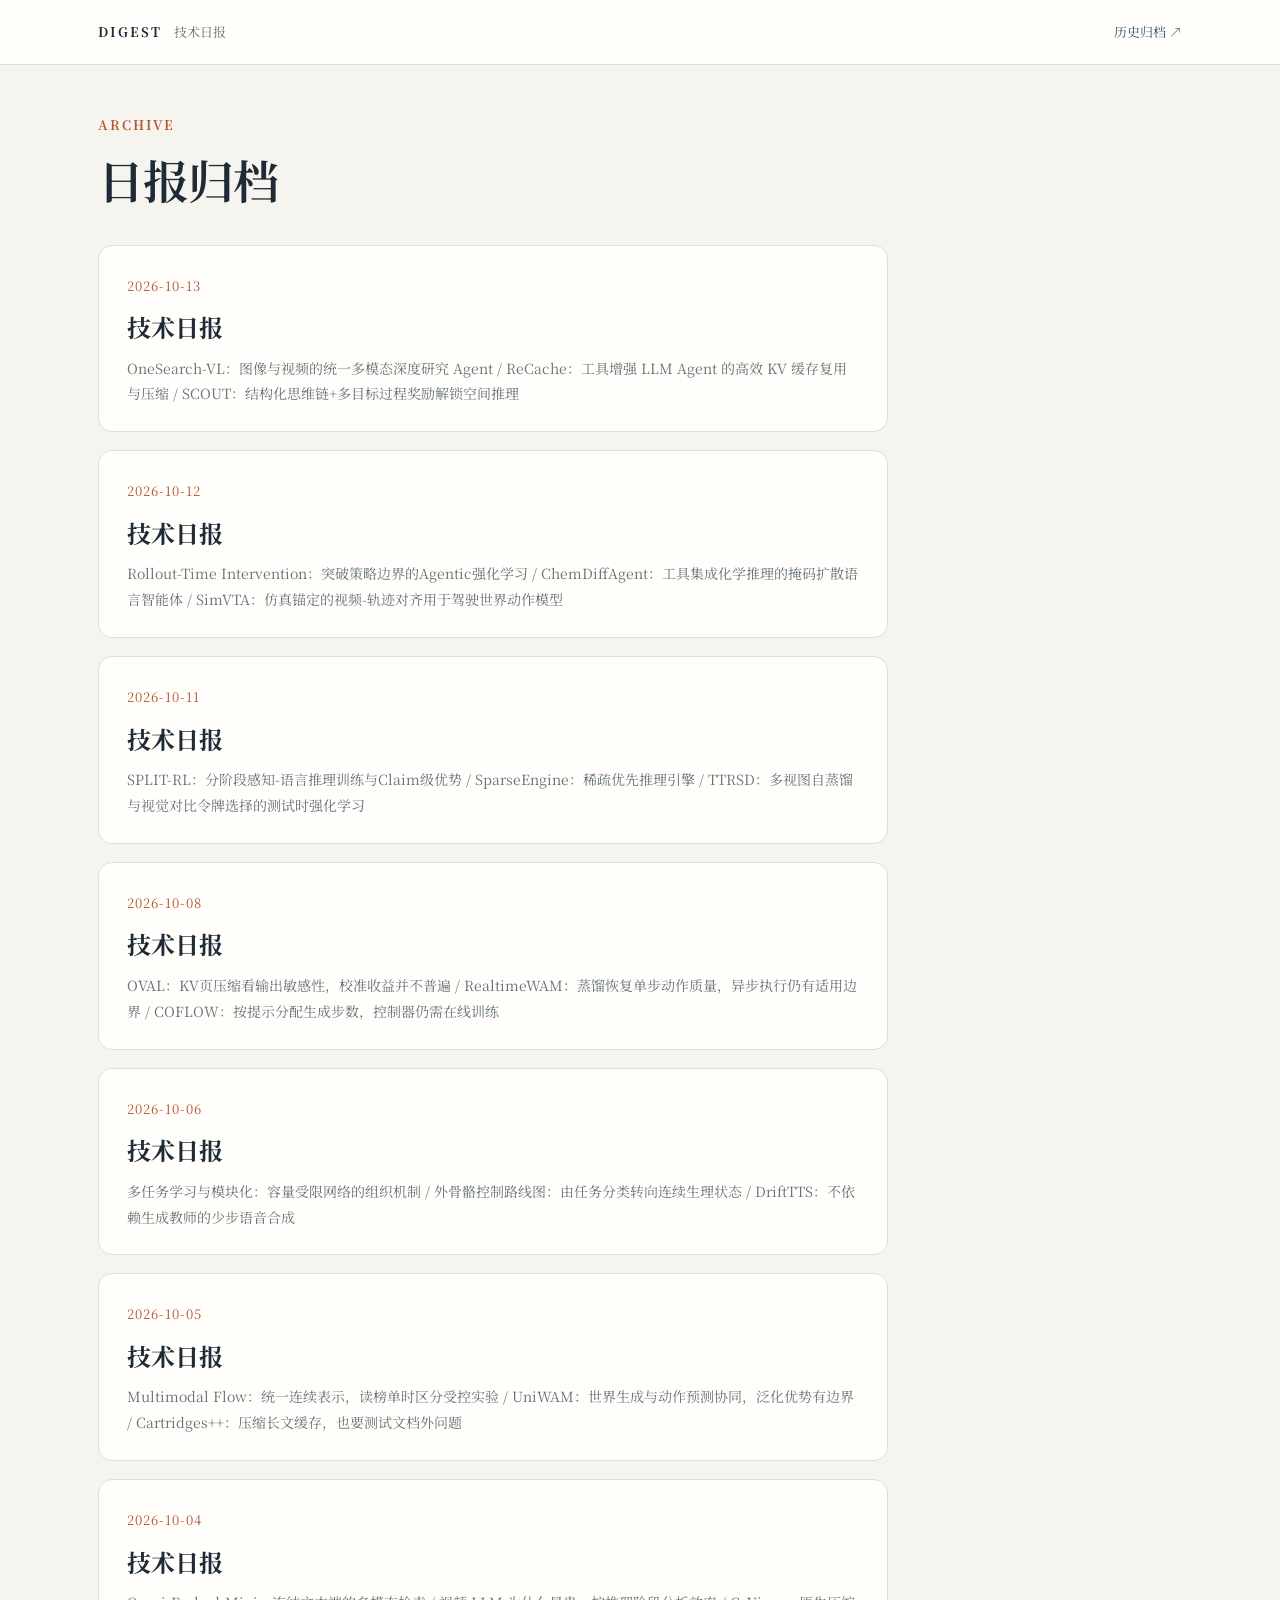
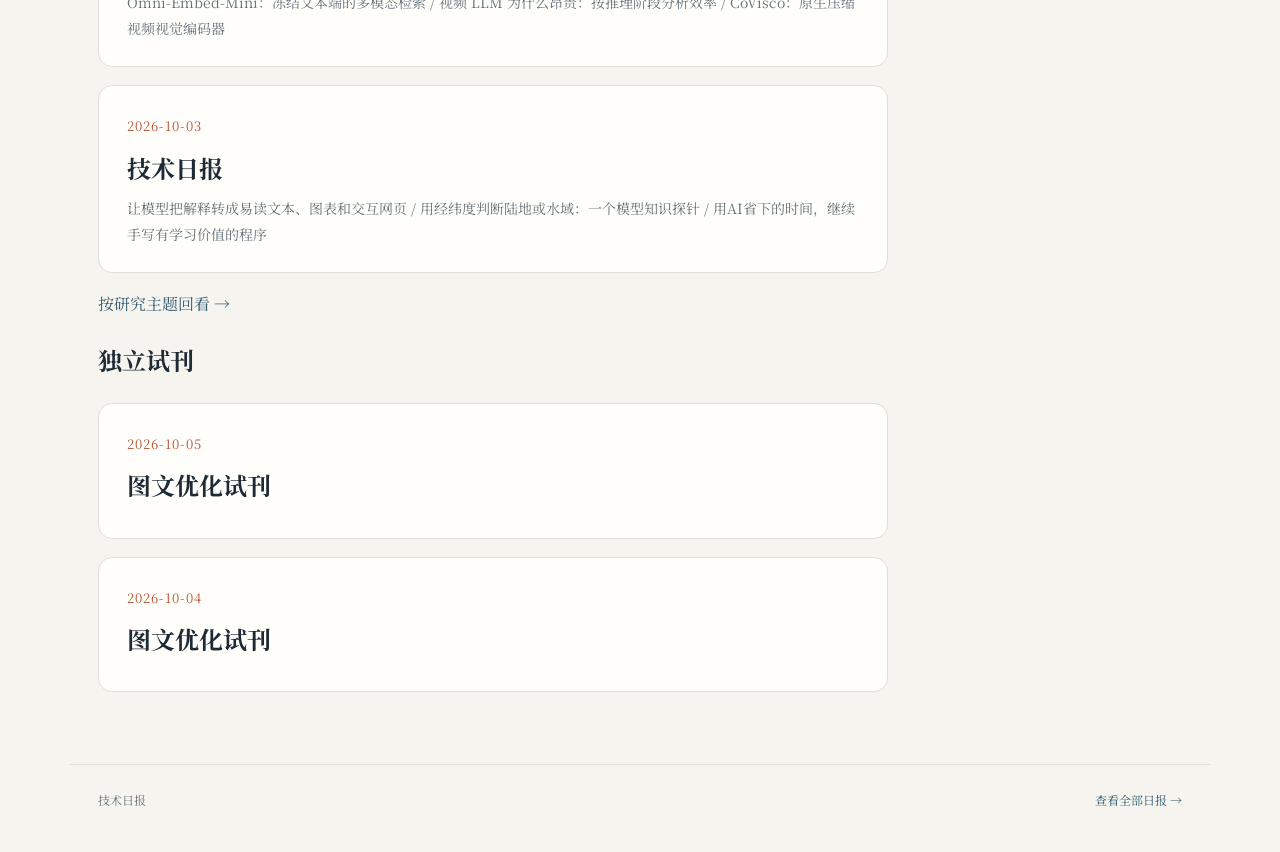
<file: docs/index.html>
<!doctype html>
<html lang="zh-CN"><head><meta charset="utf-8"><meta name="viewport" content="width=device-width, initial-scale=1">
<meta name="digest-revision" content=""><title>日报归档</title>
<link rel="stylesheet" href="assets/digest.css?v=9bb3348f04f5"></head><body>
<header><nav><a class="brand" href="index.html">DIGEST<span>技术日报</span></a><a href="index.html">历史归档 ↗</a></nav></header>
<main><div class="masthead"><div class="date">ARCHIVE</div><h1>日报归档</h1></div><div class="archive"><a href="2026-10-13.html"><time>2026-10-13</time><h2>技术日报</h2><p>OneSearch-VL：图像与视频的统一多模态深度研究 Agent / ReCache：工具增强 LLM Agent 的高效 KV 缓存复用与压缩 / SCOUT：结构化思维链+多目标过程奖励解锁空间推理</p></a><a href="2026-10-12.html"><time>2026-10-12</time><h2>技术日报</h2><p>Rollout-Time Intervention：突破策略边界的Agentic强化学习 / ChemDiffAgent：工具集成化学推理的掩码扩散语言智能体 / SimVTA：仿真锚定的视频-轨迹对齐用于驾驶世界动作模型</p></a><a href="2026-10-11.html"><time>2026-10-11</time><h2>技术日报</h2><p>SPLIT-RL：分阶段感知-语言推理训练与Claim级优势 / SparseEngine：稀疏优先推理引擎 / TTRSD：多视图自蒸馏与视觉对比令牌选择的测试时强化学习</p></a><a href="2026-10-08.html"><time>2026-10-08</time><h2>技术日报</h2><p>OVAL：KV页压缩看输出敏感性，校准收益并不普遍 / RealtimeWAM：蒸馏恢复单步动作质量，异步执行仍有适用边界 / COFLOW：按提示分配生成步数，控制器仍需在线训练</p></a><a href="2026-10-06.html"><time>2026-10-06</time><h2>技术日报</h2><p>多任务学习与模块化：容量受限网络的组织机制 / 外骨骼控制路线图：由任务分类转向连续生理状态 / DriftTTS：不依赖生成教师的少步语音合成</p></a><a href="2026-10-05.html"><time>2026-10-05</time><h2>技术日报</h2><p>Multimodal Flow：统一连续表示，读榜单时区分受控实验 / UniWAM：世界生成与动作预测协同，泛化优势有边界 / Cartridges++：压缩长文缓存，也要测试文档外问题</p></a><a href="2026-10-04.html"><time>2026-10-04</time><h2>技术日报</h2><p>Omni-Embed-Mini：冻结文本端的多模态检索 / 视频 LLM 为什么昂贵：按推理阶段分析效率 / CoVisco：原生压缩视频视觉编码器</p></a><a href="2026-10-03.html"><time>2026-10-03</time><h2>技术日报</h2><p>让模型把解释转成易读文本、图表和交互网页 / 用经纬度判断陆地或水域：一个模型知识探针 / 用AI省下的时间，继续手写有学习价值的程序</p></a></div><p><a href="themes.html">按研究主题回看 →</a></p><section id="trials"><h2>独立试刊</h2><div class="archive"><a href="quality-trial-2026-10-05-005618.html"><time>2026-10-05</time><h2>图文优化试刊</h2></a><a href="quality-trial-2026-10-04-130111.html"><time>2026-10-04</time><h2>图文优化试刊</h2></a></div></section></main><footer><span>技术日报</span><a href="index.html">查看全部日报 →</a></footer></body></html>
</file>
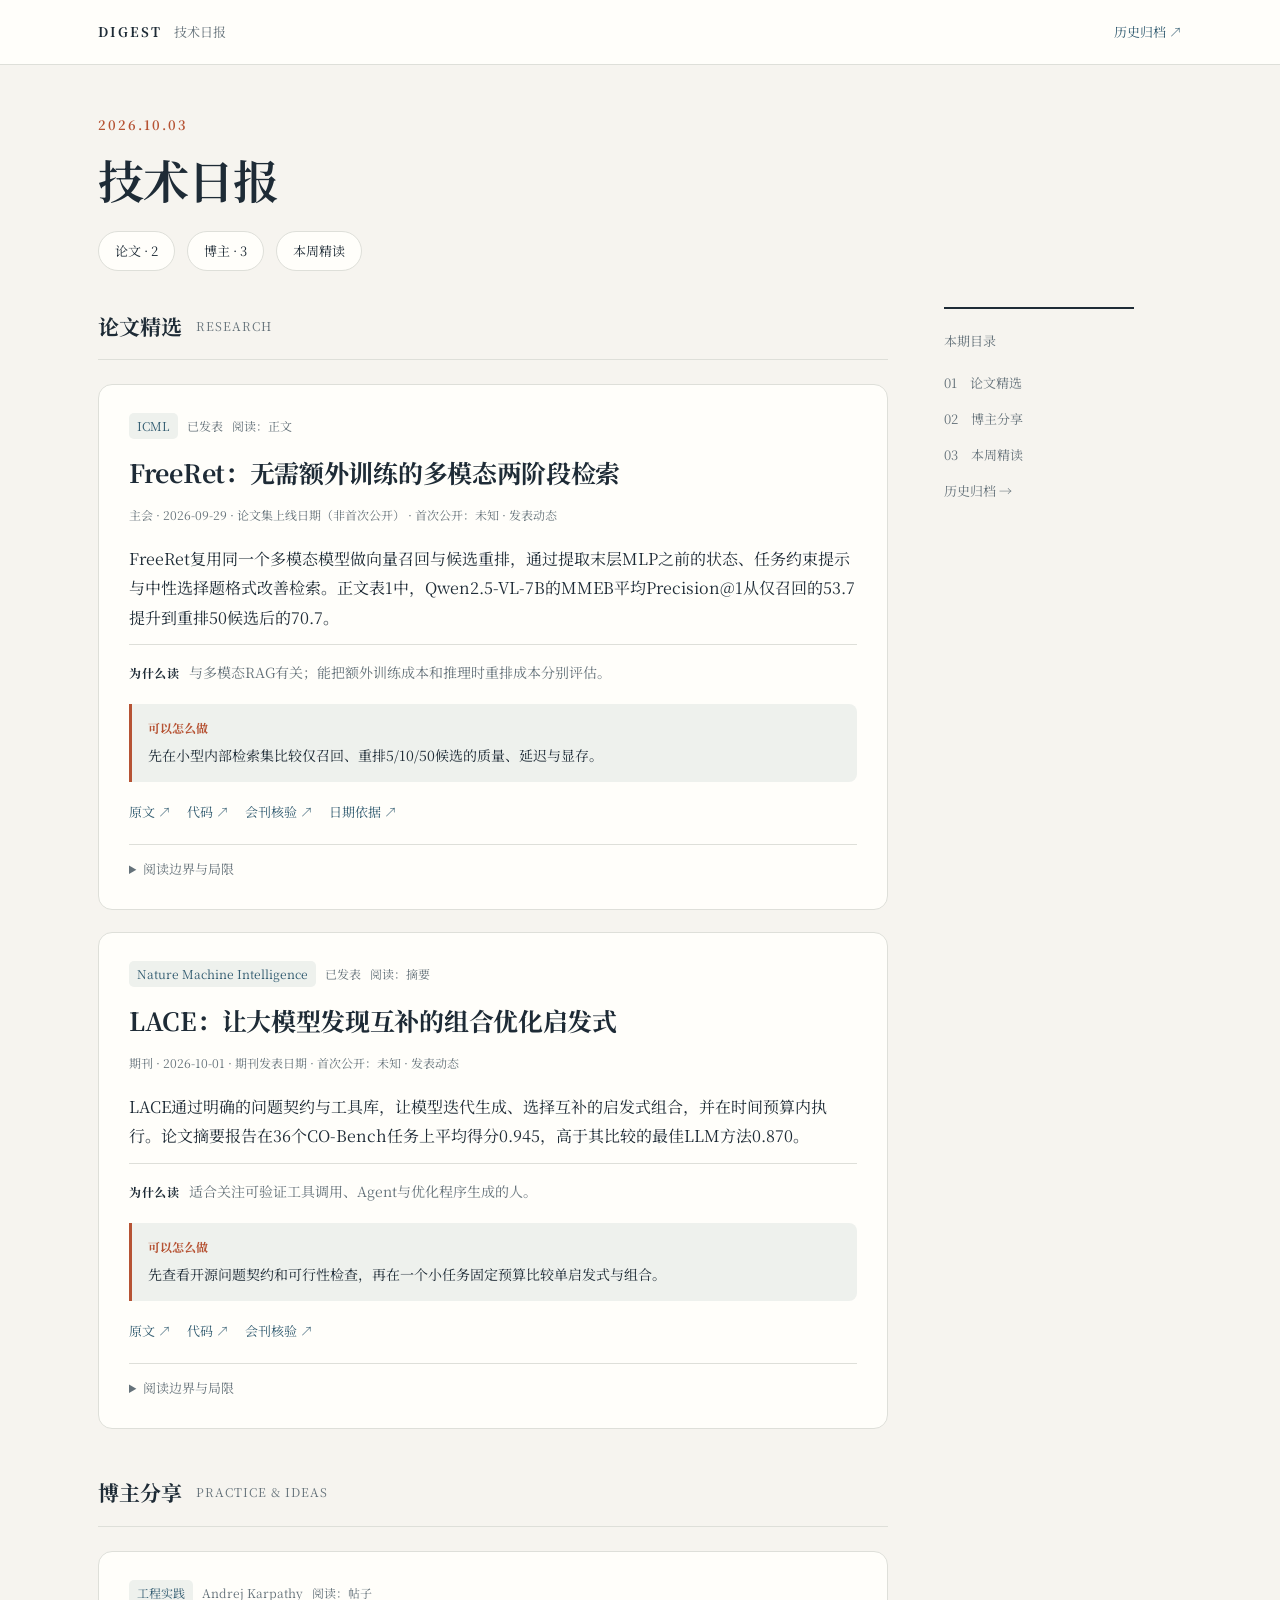
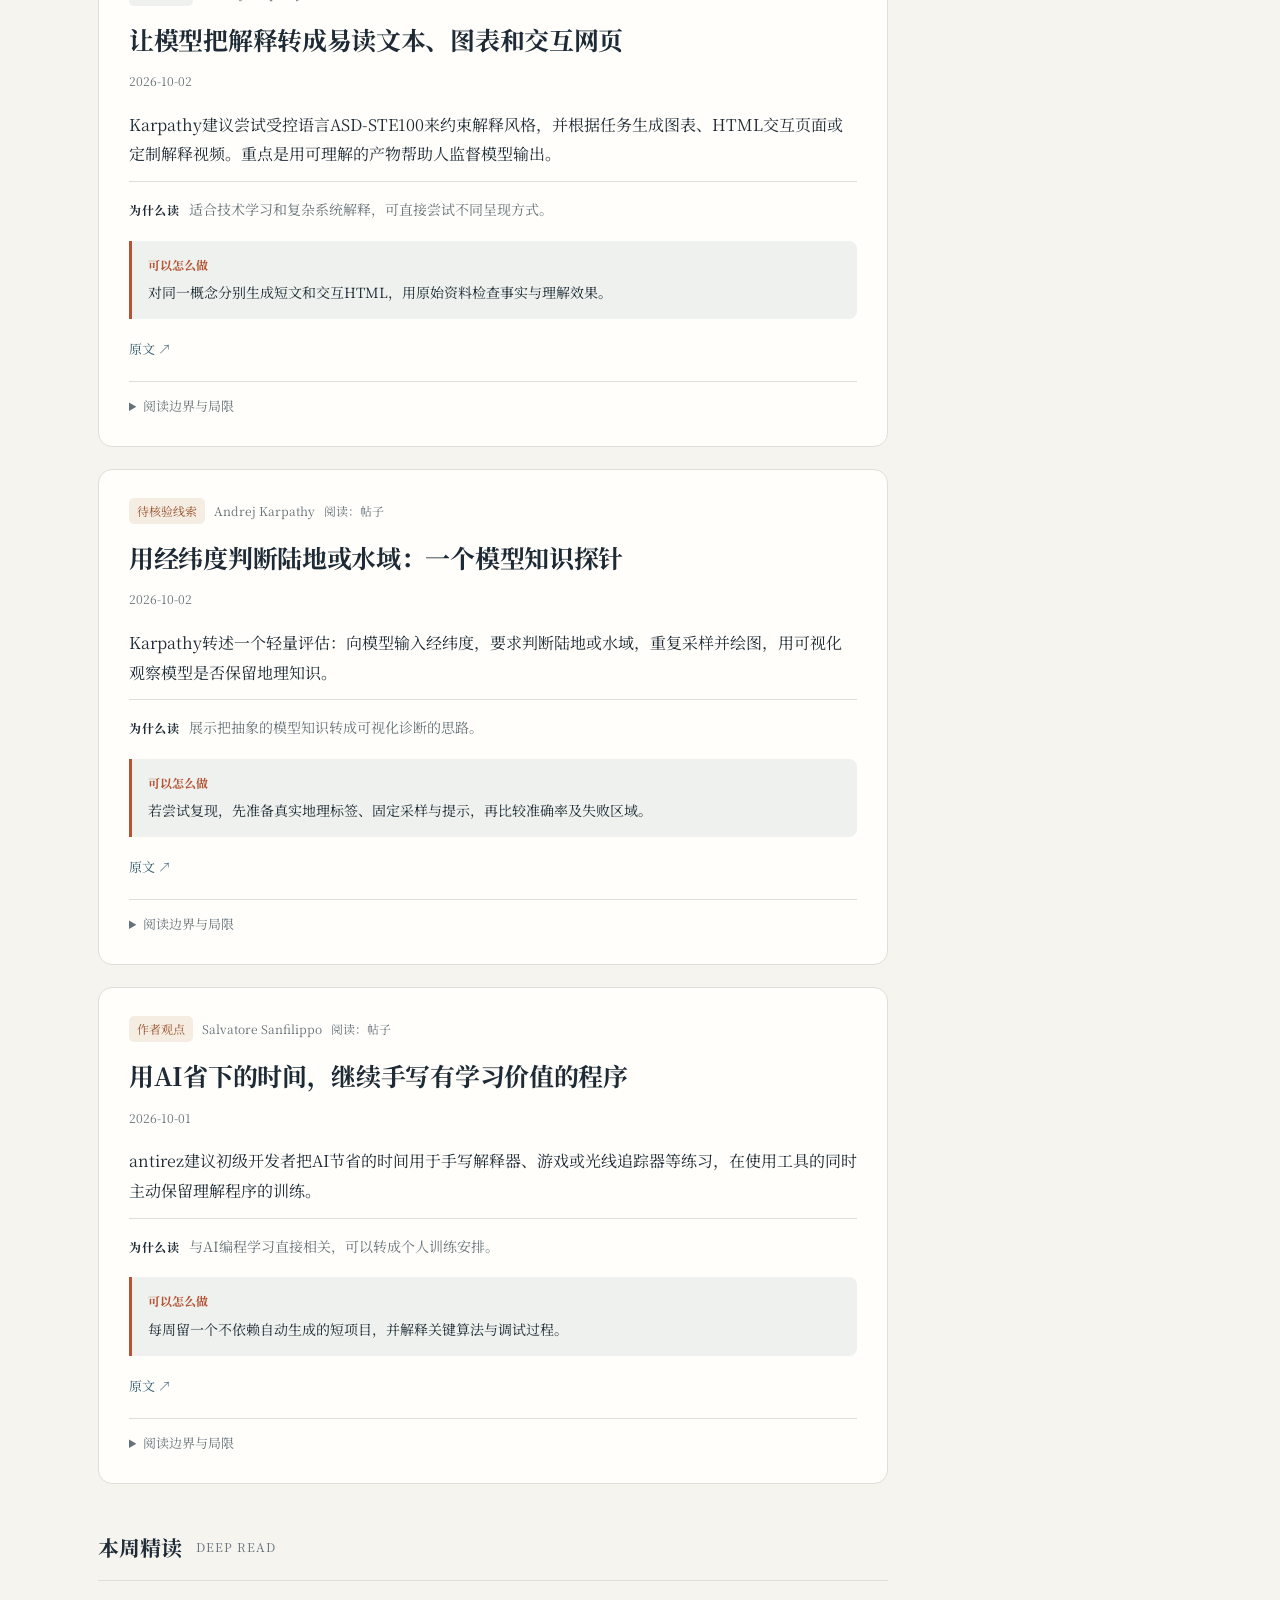
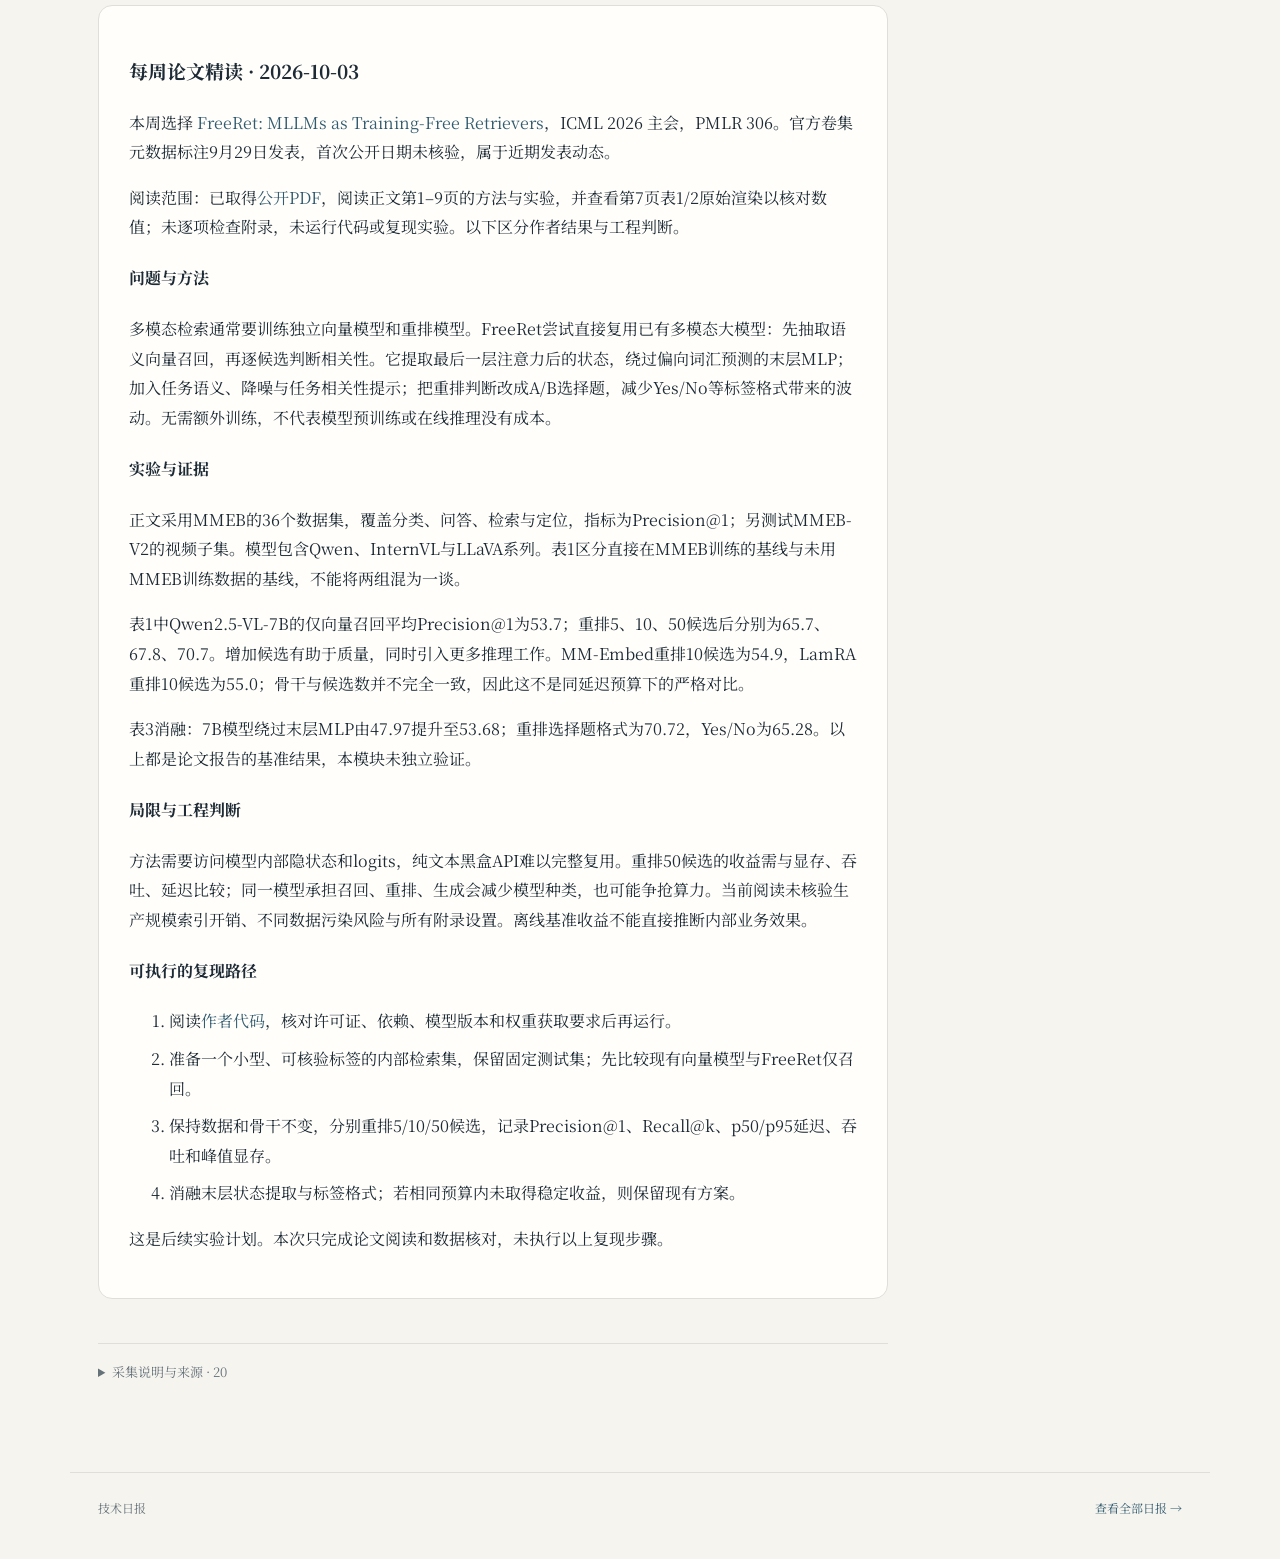
<file: docs/2026-10-03.html>
<!doctype html>
<html lang="zh-CN"><head><meta charset="utf-8"><meta name="viewport" content="width=device-width, initial-scale=1">
<meta name="digest-revision" content="eaa6b69aa74e5271eea50f1739867fbb3eb7cf9c12cbecc21ce26a20205d5cd9"><title>技术日报 · 2026-10-03</title>
<link rel="stylesheet" href="assets/digest.css?v=9bb3348f04f5"></head><body>
<header><nav><a class="brand" href="index.html">DIGEST<span>技术日报</span></a><a href="index.html">历史归档 ↗</a></nav></header>
<main><div class="masthead"><div class="date">2026.10.03</div><h1>技术日报</h1><div class="tabs"><a href="#papers">论文 · 2</a><a href="#posts">博主 · 3</a><a href="#weekly">本周精读</a></div></div><div class="layout"><div><section class="section" id="papers"><div class="section-title"><h2>论文精选</h2><span>RESEARCH</span></div><article class="card"><div class="eyebrow"><span class="badge">ICML</span><span>已发表</span><span>阅读：正文</span></div><h3><a href="https://proceedings.mlr.press/v306/zhu26ba.html" rel="noopener noreferrer">FreeRet：无需额外训练的多模态两阶段检索</a></h3><div class="meta">主会 · 2026-09-29 · 论文集上线日期（非首次公开） · 首次公开：未知 · 发表动态</div><p>FreeRet复用同一个多模态模型做向量召回与候选重排，通过提取末层MLP之前的状态、任务约束提示与中性选择题格式改善检索。正文表1中，Qwen2.5-VL-7B的MMEB平均Precision@1从仅召回的53.7提升到重排50候选后的70.7。</p><p class="value"><strong>为什么读</strong>与多模态RAG有关；能把额外训练成本和推理时重排成本分别评估。</p><div class="action"><strong>可以怎么做</strong>先在小型内部检索集比较仅召回、重排5/10/50候选的质量、延迟与显存。</div><div class="links"><a href="https://proceedings.mlr.press/v306/zhu26ba.html" rel="noopener noreferrer">原文 ↗</a><a href="https://github.com/MCG-NJU/FreeRet" rel="noopener noreferrer">代码 ↗</a><a href="https://proceedings.mlr.press/v306/zhu26ba.html" rel="noopener noreferrer">会刊核验 ↗</a><a href="https://raw.githubusercontent.com/mlresearch/v306/gh-pages/_config.yml" rel="noopener noreferrer">日期依据 ↗</a></div><details><summary>阅读边界与局限</summary><p>训练免费不代表推理免费。各基线骨干和候选数不同，不能把差异全部归因于方法；以上为作者结果，未复现。首次公开日期未知，9月29日来自官方卷集元数据。</p><p><strong>证据定位</strong> reranking of the top-n candidates</p></details></article><article class="card"><div class="eyebrow"><span class="badge">Nature Machine Intelligence</span><span>已发表</span><span>阅读：摘要</span></div><h3><a href="https://www.nature.com/articles/s42256-026-01307-8" rel="noopener noreferrer">LACE：让大模型发现互补的组合优化启发式</a></h3><div class="meta">期刊 · 2026-10-01 · 期刊发表日期 · 首次公开：未知 · 发表动态</div><p>LACE通过明确的问题契约与工具库，让模型迭代生成、选择互补的启发式组合，并在时间预算内执行。论文摘要报告在36个CO-Bench任务上平均得分0.945，高于其比较的最佳LLM方法0.870。</p><p class="value"><strong>为什么读</strong>适合关注可验证工具调用、Agent与优化程序生成的人。</p><div class="action"><strong>可以怎么做</strong>先查看开源问题契约和可行性检查，再在一个小任务固定预算比较单启发式与组合。</div><div class="links"><a href="https://www.nature.com/articles/s42256-026-01307-8" rel="noopener noreferrer">原文 ↗</a><a href="https://github.com/PJ-NTU/LACE" rel="noopener noreferrer">代码 ↗</a><a href="https://www.nature.com/articles/s42256-026-01307-8" rel="noopener noreferrer">会刊核验 ↗</a></div><details><summary>阅读边界与局限</summary><p>只阅读公开摘要及页面信息，全文订阅不可访问；分数依赖作者任务和预算设置，不能推广为所有优化问题的保证，未复现。首次公开日期未核验。</p><p><strong>证据定位</strong> Published: 01 October 2026</p></details></article></section><section class="section" id="posts"><div class="section-title"><h2>博主分享</h2><span>PRACTICE & IDEAS</span></div><article class="card"><div class="eyebrow"><span class="badge">工程实践</span><span>Andrej Karpathy</span><span>阅读：帖子</span></div><h3><a href="https://x.com/karpathy/status/2105819303471976479" rel="noopener noreferrer">让模型把解释转成易读文本、图表和交互网页</a></h3><div class="meta">2026-10-02</div><p>Karpathy建议尝试受控语言ASD-STE100来约束解释风格，并根据任务生成图表、HTML交互页面或定制解释视频。重点是用可理解的产物帮助人监督模型输出。</p><p class="value"><strong>为什么读</strong>适合技术学习和复杂系统解释，可直接尝试不同呈现方式。</p><div class="action"><strong>可以怎么做</strong>对同一概念分别生成短文和交互HTML，用原始资料检查事实与理解效果。</div><div class="links"><a href="https://x.com/karpathy/status/2105819303471976479" rel="noopener noreferrer">原文 ↗</a></div><details><summary>阅读边界与局限</summary><p>个人使用经验，未给出受控实验；可读性不等于正确性。视频示例提到的服务可能收费，本模块未调用。</p><p><strong>证据定位</strong> 让你的LLM用ASD-STE100来解释某事</p></details></article><article class="card"><div class="eyebrow"><span class="badge observation">待核验线索</span><span>Andrej Karpathy</span><span>阅读：帖子</span></div><h3><a href="https://x.com/karpathy/status/2105909609487872075" rel="noopener noreferrer">用经纬度判断陆地或水域：一个模型知识探针</a></h3><div class="meta">2026-10-02</div><p>Karpathy转述一个轻量评估：向模型输入经纬度，要求判断陆地或水域，重复采样并绘图，用可视化观察模型是否保留地理知识。</p><p class="value"><strong>为什么读</strong>展示把抽象的模型知识转成可视化诊断的思路。</p><div class="action"><strong>可以怎么做</strong>若尝试复现，先准备真实地理标签、固定采样与提示，再比较准确率及失败区域。</div><div class="links"><a href="https://x.com/karpathy/status/2105909609487872075" rel="noopener noreferrer">原文 ↗</a></div><details><summary>阅读边界与局限</summary><p>只读到作者帖子和引用说明，未核验原始实验、标签、采样和提示；不能视为可靠地理基准或能力证明。</p><p><strong>证据定位</strong> 重复询问16,200次，然后绘图</p></details></article><article class="card"><div class="eyebrow"><span class="badge observation">作者观点</span><span>Salvatore Sanfilippo</span><span>阅读：帖子</span></div><h3><a href="https://x.com/antirez/status/2105569301944238403" rel="noopener noreferrer">用AI省下的时间，继续手写有学习价值的程序</a></h3><div class="meta">2026-10-01</div><p>antirez建议初级开发者把AI节省的时间用于手写解释器、游戏或光线追踪器等练习，在使用工具的同时主动保留理解程序的训练。</p><p class="value"><strong>为什么读</strong>与AI编程学习直接相关，可以转成个人训练安排。</p><div class="action"><strong>可以怎么做</strong>每周留一个不依赖自动生成的短项目，并解释关键算法与调试过程。</div><div class="links"><a href="https://x.com/antirez/status/2105569301944238403" rel="noopener noreferrer">原文 ↗</a></div><details><summary>阅读边界与局限</summary><p>作者教育观点，未提供学习效果对照实验；需要按自身基础选择练习难度。</p><p><strong>证据定位</strong> 手写那些能提升你技能的程序</p></details></article></section><section class="section" id="weekly"><div class="section-title"><h2>本周精读</h2><span>DEEP READ</span></div><div class="weekly"><h3>每周论文精读 · 2026-10-03</h3>
<p>本周选择 <a href="https://proceedings.mlr.press/v306/zhu26ba.html">FreeRet: MLLMs as Training-Free Retrievers</a>，ICML 2026 主会，PMLR 306。官方卷集元数据标注9月29日发表，首次公开日期未核验，属于近期发表动态。</p>
<p>阅读范围：已取得<a href="https://raw.githubusercontent.com/mlresearch/v306/main/assets/zhu26ba/zhu26ba.pdf">公开PDF</a>，阅读正文第1–9页的方法与实验，并查看第7页表1/2原始渲染以核对数值；未逐项检查附录，未运行代码或复现实验。以下区分作者结果与工程判断。</p>
<h4>问题与方法</h4>
<p>多模态检索通常要训练独立向量模型和重排模型。FreeRet尝试直接复用已有多模态大模型：先抽取语义向量召回，再逐候选判断相关性。它提取最后一层注意力后的状态，绕过偏向词汇预测的末层MLP；加入任务语义、降噪与任务相关性提示；把重排判断改成A/B选择题，减少Yes/No等标签格式带来的波动。无需额外训练，不代表模型预训练或在线推理没有成本。</p>
<h4>实验与证据</h4>
<p>正文采用MMEB的36个数据集，覆盖分类、问答、检索与定位，指标为Precision@1；另测试MMEB-V2的视频子集。模型包含Qwen、InternVL与LLaVA系列。表1区分直接在MMEB训练的基线与未用MMEB训练数据的基线，不能将两组混为一谈。</p>
<p>表1中Qwen2.5-VL-7B的仅向量召回平均Precision@1为53.7；重排5、10、50候选后分别为65.7、67.8、70.7。增加候选有助于质量，同时引入更多推理工作。MM-Embed重排10候选为54.9，LamRA重排10候选为55.0；骨干与候选数并不完全一致，因此这不是同延迟预算下的严格对比。</p>
<p>表3消融：7B模型绕过末层MLP由47.97提升至53.68；重排选择题格式为70.72，Yes/No为65.28。以上都是论文报告的基准结果，本模块未独立验证。</p>
<h4>局限与工程判断</h4>
<p>方法需要访问模型内部隐状态和logits，纯文本黑盒API难以完整复用。重排50候选的收益需与显存、吞吐、延迟比较；同一模型承担召回、重排、生成会减少模型种类，也可能争抢算力。当前阅读未核验生产规模索引开销、不同数据污染风险与所有附录设置。离线基准收益不能直接推断内部业务效果。</p>
<h4>可执行的复现路径</h4>
<ol>
<li>阅读<a href="https://github.com/MCG-NJU/FreeRet">作者代码</a>，核对许可证、依赖、模型版本和权重获取要求后再运行。</li>
<li>准备一个小型、可核验标签的内部检索集，保留固定测试集；先比较现有向量模型与FreeRet仅召回。</li>
<li>保持数据和骨干不变，分别重排5/10/50候选，记录Precision@1、Recall@k、p50/p95延迟、吞吐和峰值显存。</li>
<li>消融末层状态提取与标签格式；若相同预算内未取得稳定收益，则保留现有方案。</li>
</ol>
<p>这是后续实验计划。本次只完成论文阅读和数据核对，未执行以上复现步骤。</p></div></section><details class="collection"><summary>采集说明与来源 · 20</summary><p>筛选范围：2026-08-03 至 2026-10-03</p><p>20 个来源仅抽样、索引检查或未标明覆盖，不代表窗口内的内容已全部检查。</p><ul><li><strong>x:simonw</strong> · ok — 个人页曾读到9月30日原创，现符合两个月范围；需补读正文后决定是否入选。</li><li><strong>x:hamelhusain</strong> · ok — 原批次检查最新可见促销和短评；过去两个月的技术内容尚未补查。</li><li><strong>x:chipro</strong> · ok — 曾读到9月16日非置顶，现符合两个月范围；需补读正文。</li><li><strong>x:eugeneyan</strong> · ok — 曾读到9月2日非置顶，现符合两个月范围；需补读正文。</li><li><strong>x:rasbt</strong> · ok — 曾读到9月29日非置顶，现符合两个月范围；需补读正文。</li><li><strong>x:karpathy</strong> · ok — 原批次检查最近帖子并展开一条详情，入选两条；两个月历史尚未完整检查。</li><li><strong>x:swyx</strong> · ok — 原批次只看最新活动宣传和短帖；两个月历史尚未补查。</li><li><strong>x:jeremyphoward</strong> · ok — 曾读到8月19日技术内容，现符合两个月范围；需补读正文。</li><li><strong>x:antirez</strong> · ok — 已读近期编程学习建议；两个月历史尚未完整检查。</li><li><strong>x:lilianweng</strong> · ok — 最新可见非置顶为7月28日，当前仍在窗口外；仅个人页抽样，不代表全文历史检索完成。</li><li><strong>paper:0</strong> · ok — 原批次检查（当时为七天窗口）：读取官方论文集首页，最新列出2025；没有可核验近七天日期的入选论文。仅检查索引。 当前两个月范围待补查。</li><li><strong>paper:1</strong> · ok — 原批次检查（当时为七天窗口）：年度卷索引过大，改读官方卷306元数据和FreeRet论文页；卷集9月29日发表，标记发表动态。 当前两个月范围待补查。</li><li><strong>paper:2</strong> · ok — 原批次检查（当时为七天窗口）：检查2026官网与当前官网；2027尚处投稿阶段，不当作录用。未核验近期录用论文。 当前两个月范围待补查。</li><li><strong>paper:3</strong> · ok — 原批次检查（当时为七天窗口）：检查官方索引的2026 ACL与2025 EMNLP入口；未取得近七天可核验的具体论文日期。仅索引抽样。 当前两个月范围待补查。</li><li><strong>paper:4</strong> · ok — 原批次检查（当时为七天窗口）：检查2026卷8官方论文集索引；未取得近七天具体论文日期，不用年份推断新发表。 当前两个月范围待补查。</li><li><strong>paper:5</strong> · ok — 原批次检查（当时为七天窗口）：检查官方索引与27卷CoT统计基础文章；页面只有年份，日期不足以作为近期动态入选。 当前两个月范围待补查。</li><li><strong>paper:6</strong> · ok — 原批次检查（当时为七天窗口）：首页遇登录重定向，改读公开研究目录与10月1日LACE文章摘要；订阅全文未购买。 当前两个月范围待补查。</li><li><strong>paper:7</strong> · ok — 原批次检查（当时为七天窗口）：读取官方已接受论文长列表；未核验近七天具体日期，OpenReview详情受浏览器验证影响。仅官方列表检查。 当前两个月范围待补查。</li><li><strong>paper:8</strong> · ok — 原批次检查（当时为七天窗口）：直接技术日程入口读取失败，改读2026会议官网；未核验近七天论文日期。仅会议页检查。 当前两个月范围待补查。</li><li><strong>paper:9</strong> · ok — 原批次检查（当时为七天窗口）：读取卷20官方目录，目前只见No.1 Front Matter；没有可核验的主题相关近期研究条目。 当前两个月范围待补查。</li></ul></details></div><aside class="side"><div class="side-inner"><p>本期目录</p><a href="#papers">01　论文精选</a><a href="#posts">02　博主分享</a><a href="#weekly">03　本周精读</a><a href="index.html">历史归档 →</a></div></aside></div></main><footer><span>技术日报</span><a href="index.html">查看全部日报 →</a></footer></body></html>
</file>
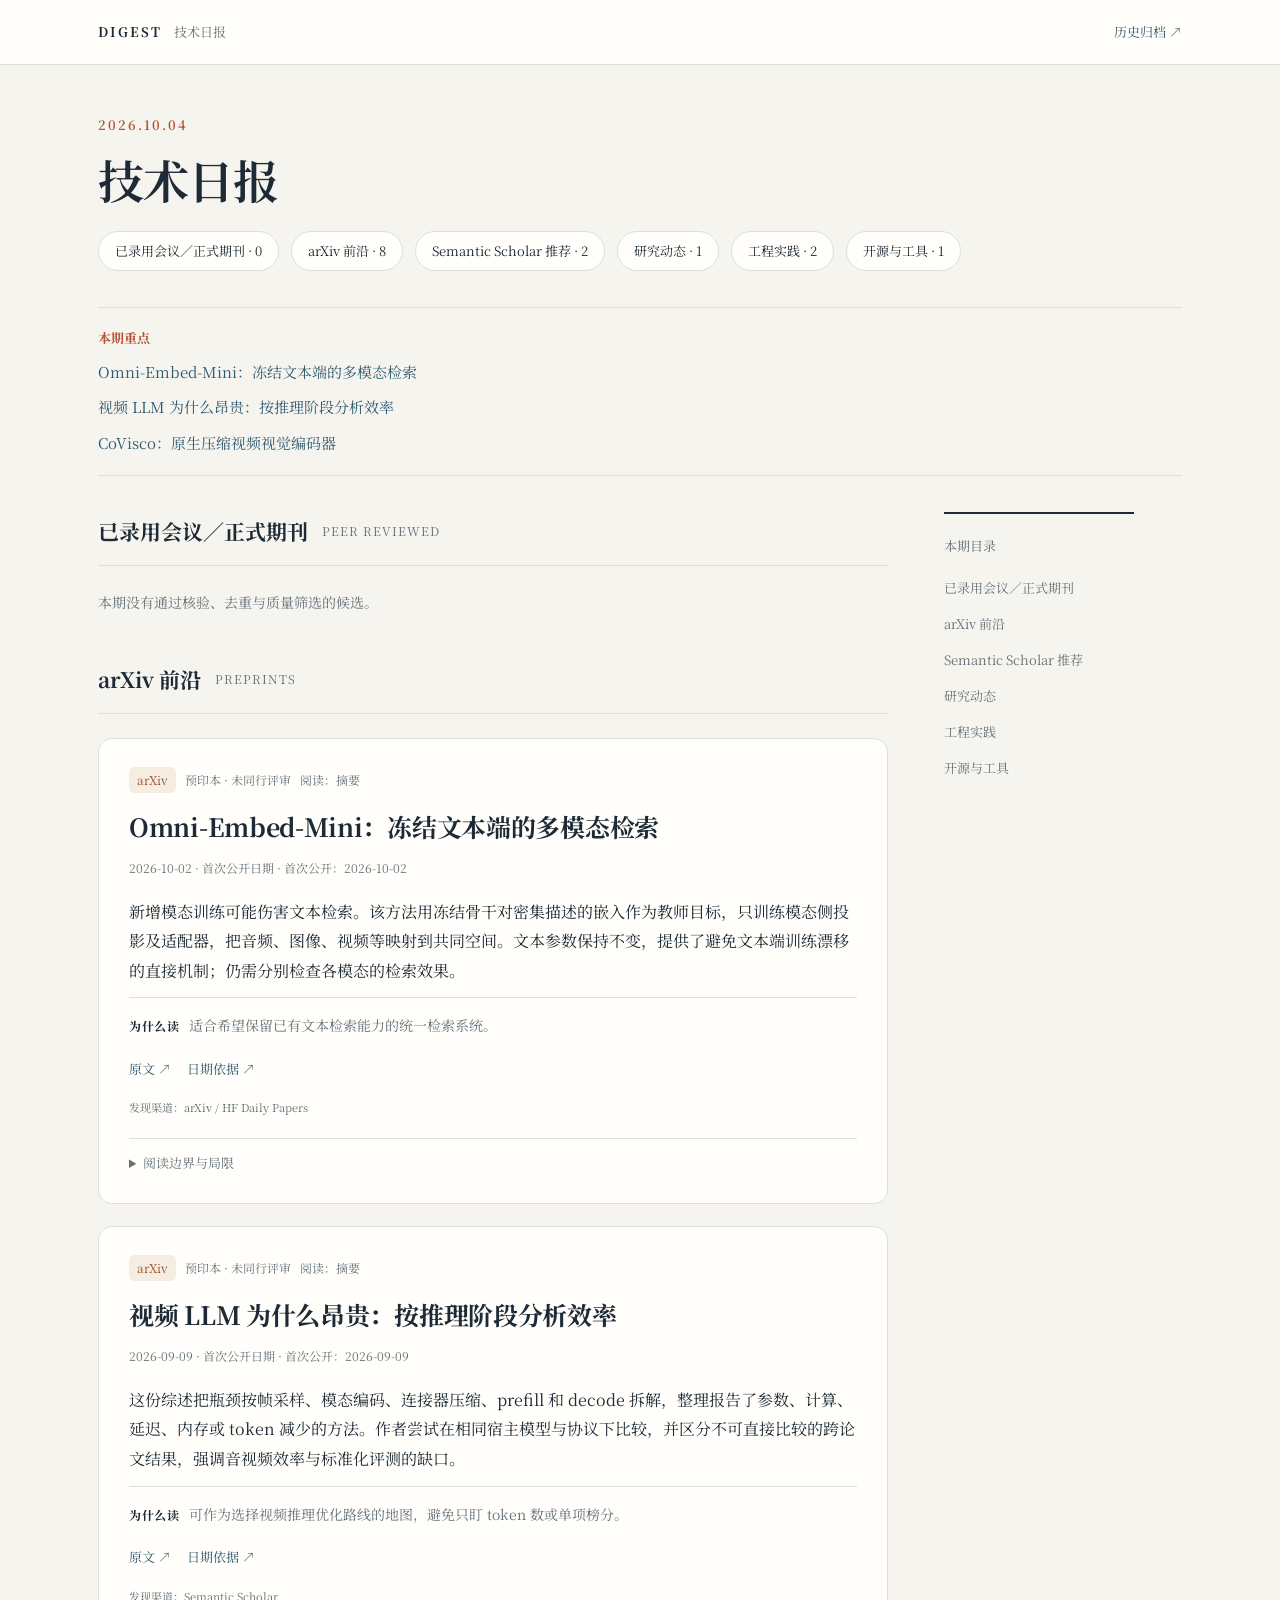
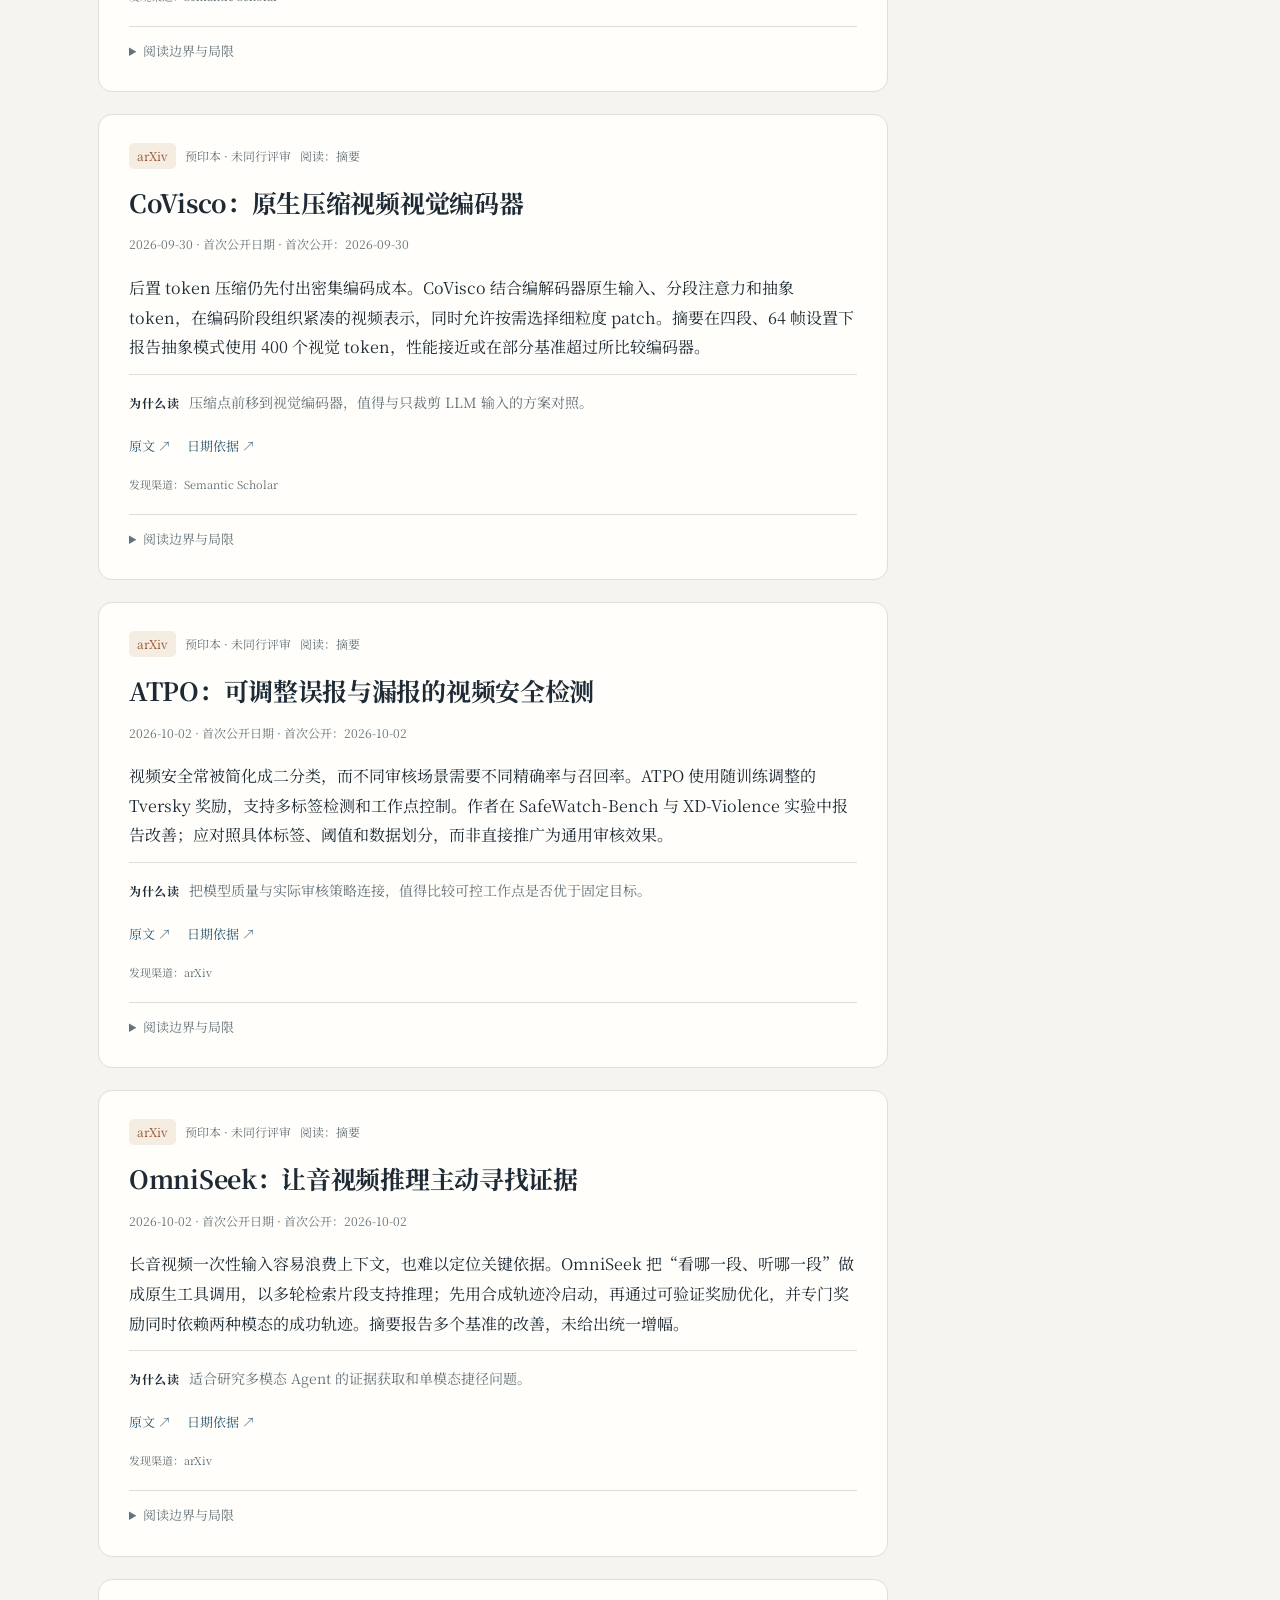
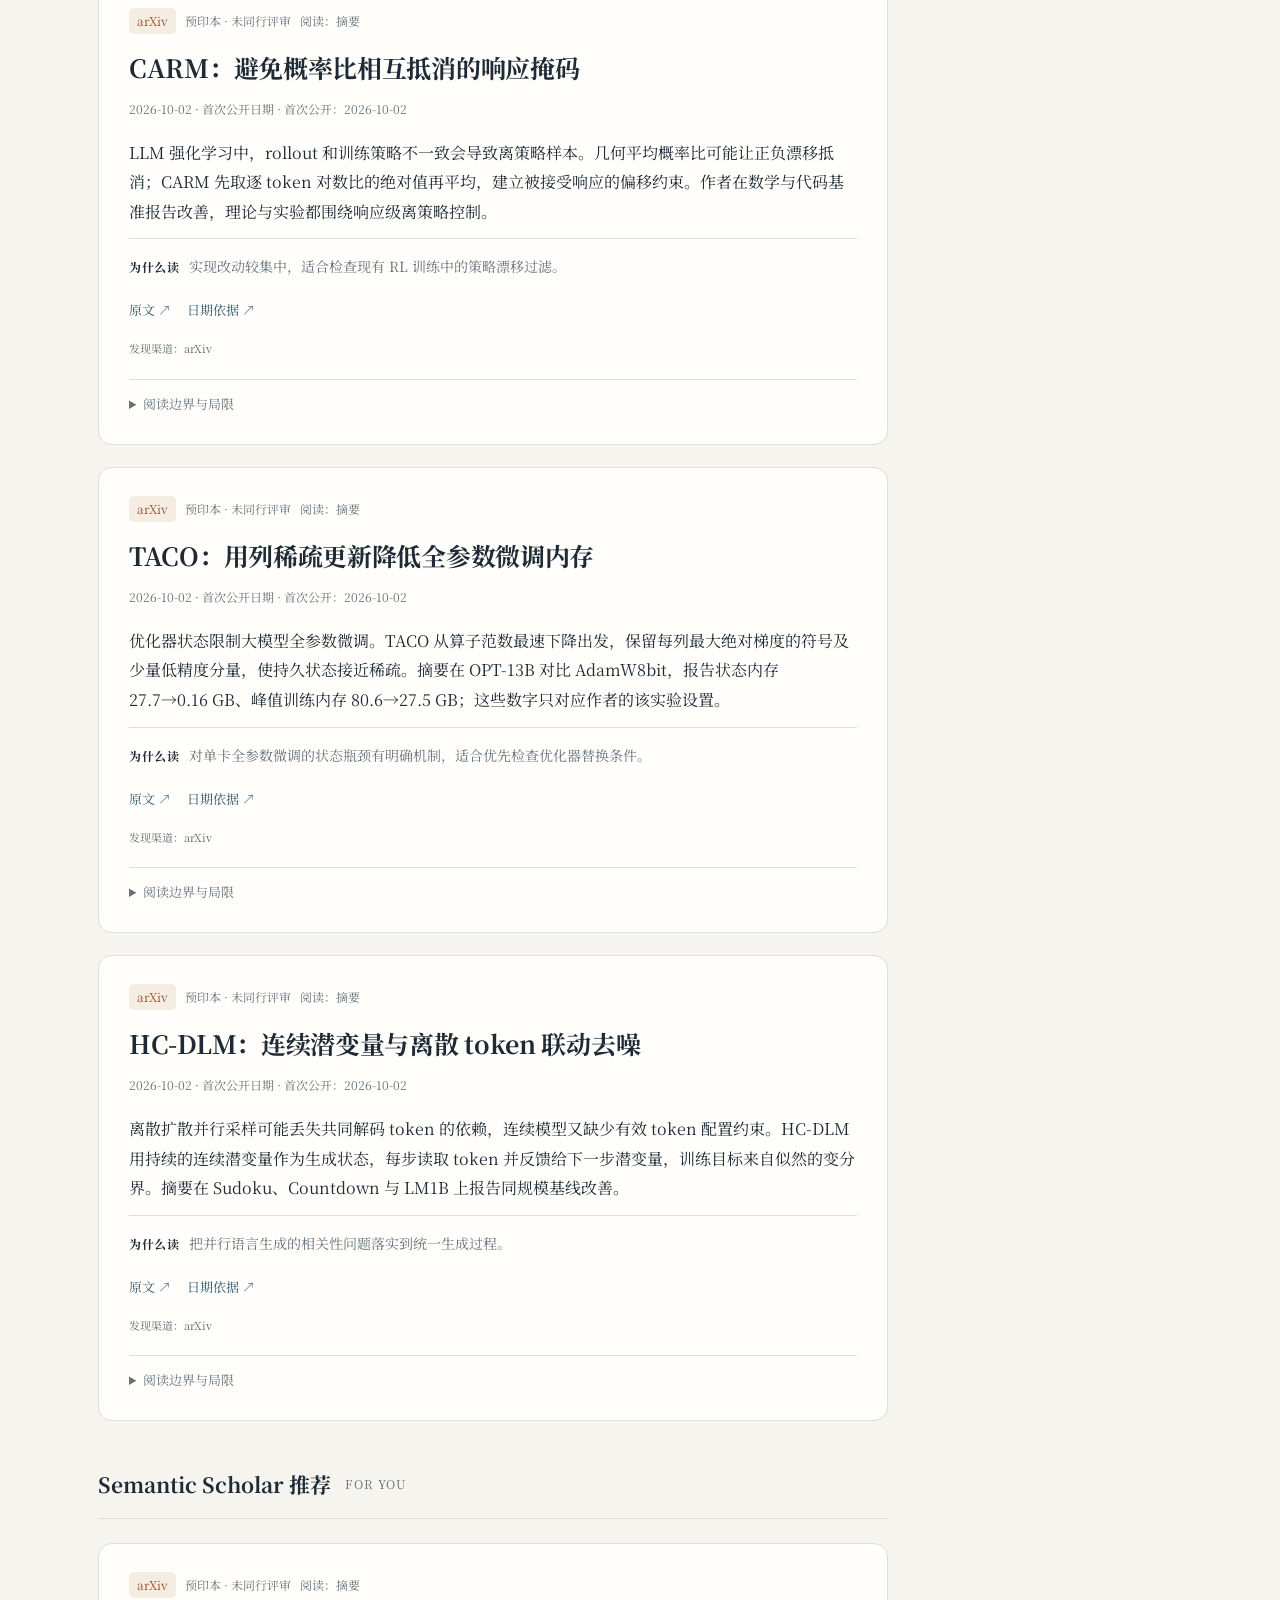
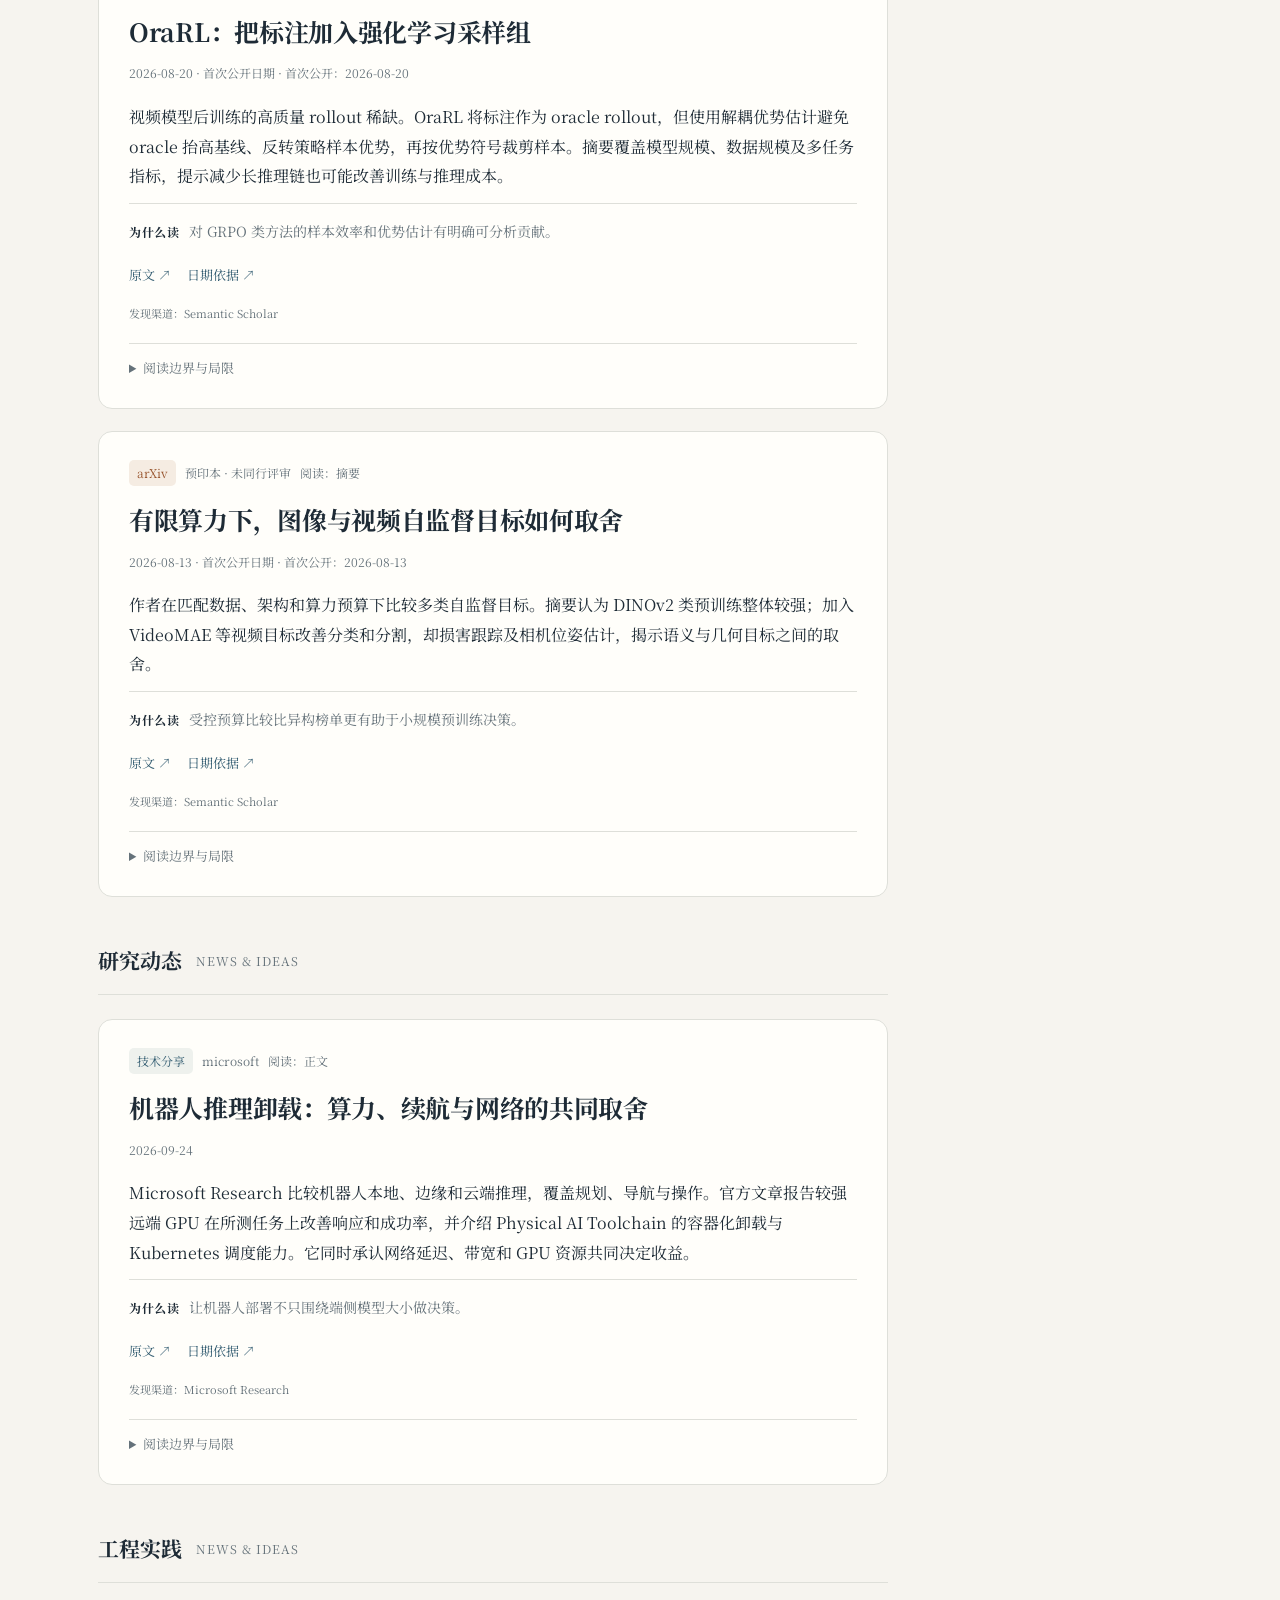
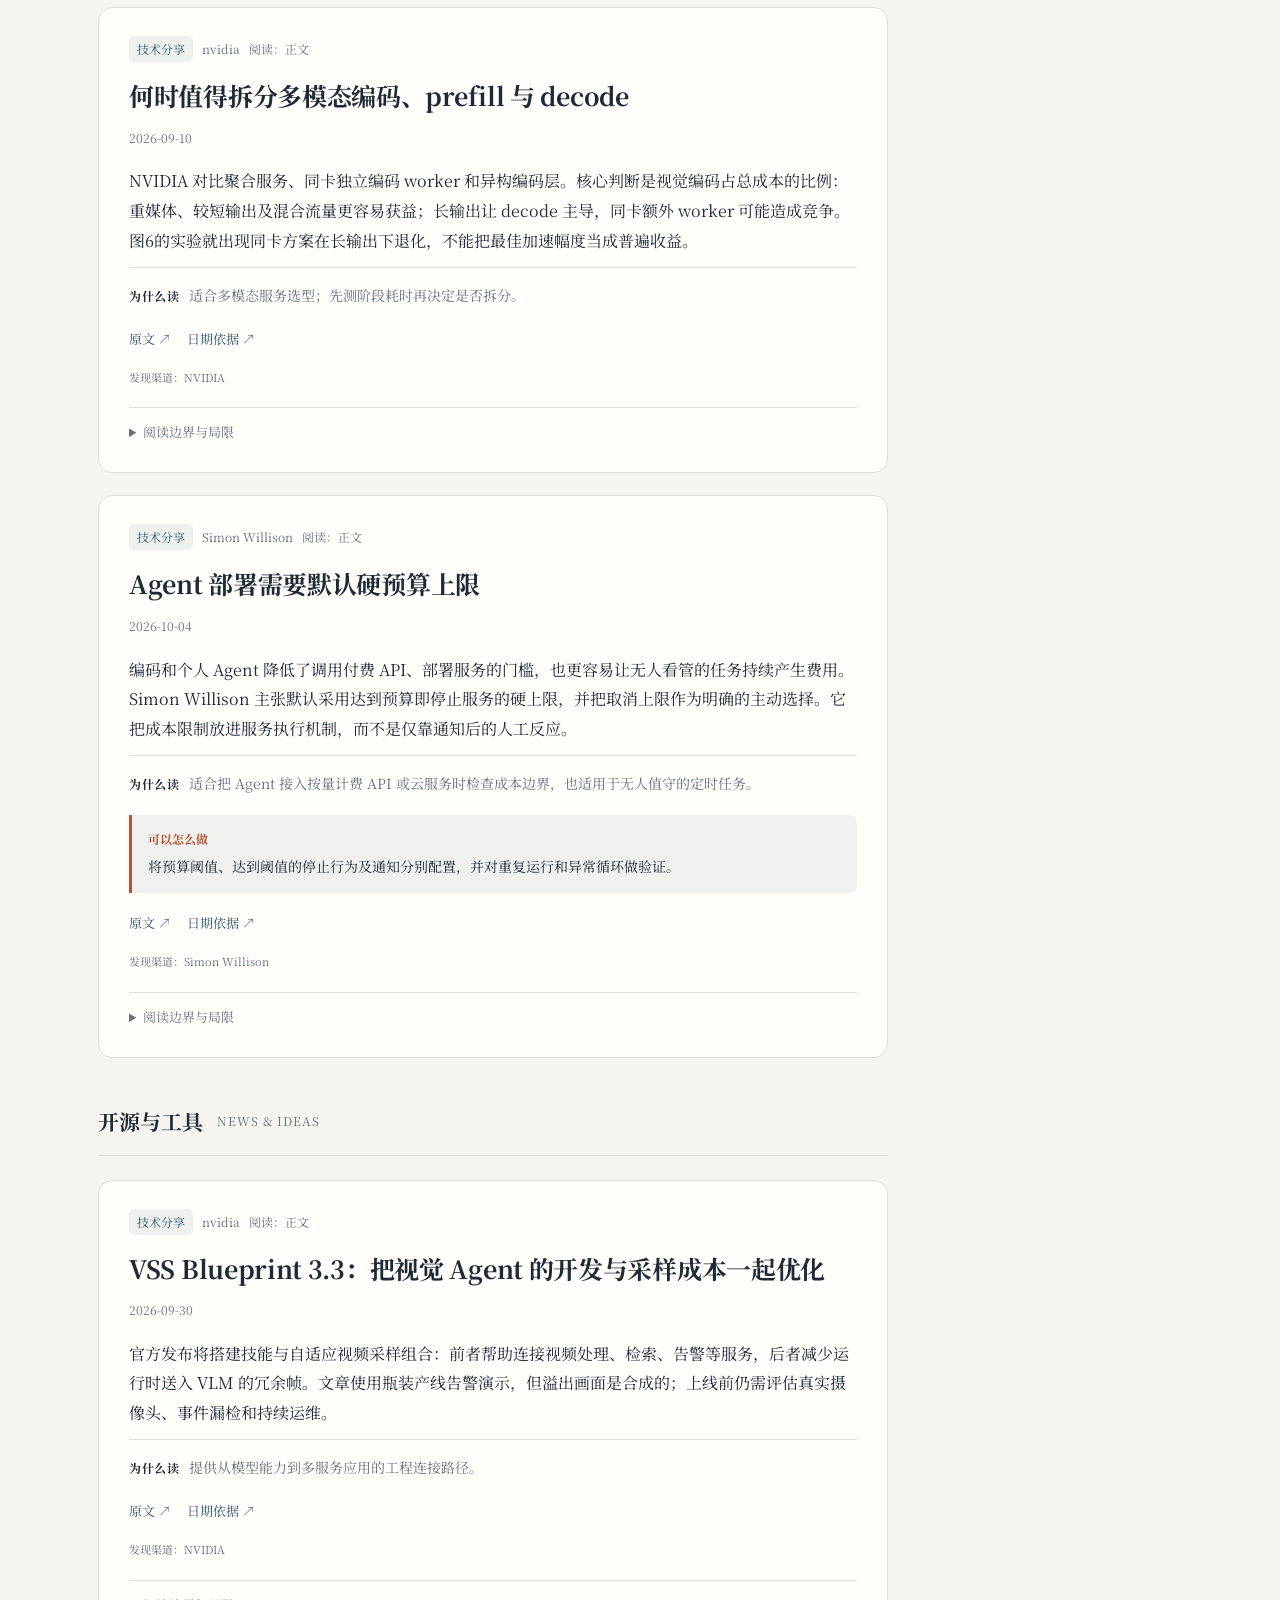
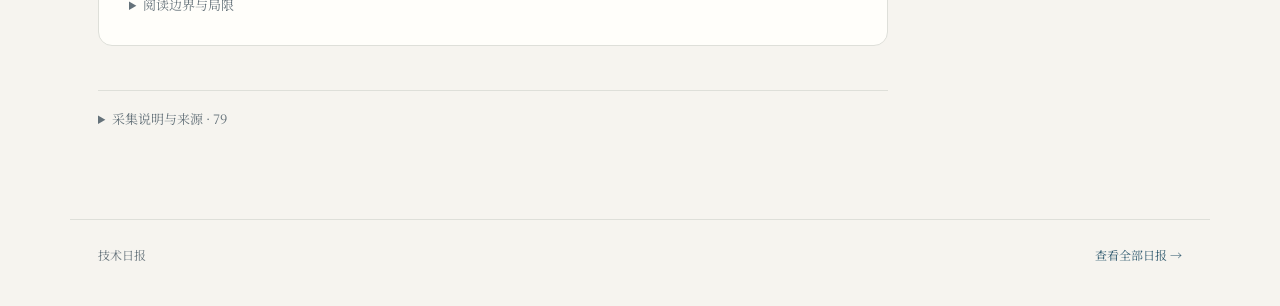
<file: docs/2026-10-04.html>
<!doctype html>
<html lang="zh-CN"><head><meta charset="utf-8"><meta name="viewport" content="width=device-width, initial-scale=1">
<meta name="digest-revision" content="38dd945c63e0e04396d2c1c2bdb185acb8fadfd263acb212eabfb35947dcec56"><title>技术日报 · 2026-10-04</title>
<link rel="stylesheet" href="assets/digest.css?v=9bb3348f04f5"></head><body>
<header><nav><a class="brand" href="index.html">DIGEST<span>技术日报</span></a><a href="index.html">历史归档 ↗</a></nav></header>
<main><div class="masthead"><div class="date">2026.10.04</div><h1>技术日报</h1><div class="tabs"><a href="#peer_reviewed">已录用会议／正式期刊 · 0</a><a href="#arxiv">arXiv 前沿 · 8</a><a href="#recommended">Semantic Scholar 推荐 · 2</a><a href="#news-0">研究动态 · 1</a><a href="#news-1">工程实践 · 2</a><a href="#news-2">开源与工具 · 1</a></div></div><div class="highlights"><strong>本期重点</strong><a href="#item-candidate:b68dd910d78a2e6a062e80c5">Omni-Embed-Mini：冻结文本端的多模态检索</a><a href="#item-candidate:05b90a56b60b5ae777defff0">视频 LLM 为什么昂贵：按推理阶段分析效率</a><a href="#item-candidate:8456b46b54d7cad6b933c415">CoVisco：原生压缩视频视觉编码器</a></div><div class="layout"><div><section class="section" id="peer_reviewed"><div class="section-title"><h2>已录用会议／正式期刊</h2><span>PEER REVIEWED</span></div><p class="empty">本期没有通过核验、去重与质量筛选的候选。</p></section><section class="section" id="arxiv"><div class="section-title"><h2>arXiv 前沿</h2><span>PREPRINTS</span></div><div id="item-candidate:b68dd910d78a2e6a062e80c5"><article class="card"><div class="eyebrow"><span class="badge observation">arXiv</span><span>预印本 · 未同行评审</span><span>阅读：摘要</span></div><h3><a href="https://arxiv.org/abs/2610.02148v1" rel="noopener noreferrer">Omni-Embed-Mini：冻结文本端的多模态检索</a></h3><div class="meta">2026-10-02 · 首次公开日期 · 首次公开：2026-10-02</div><p>新增模态训练可能伤害文本检索。该方法用冻结骨干对密集描述的嵌入作为教师目标，只训练模态侧投影及适配器，把音频、图像、视频等映射到共同空间。文本参数保持不变，提供了避免文本端训练漂移的直接机制；仍需分别检查各模态的检索效果。</p><p class="value"><strong>为什么读</strong>适合希望保留已有文本检索能力的统一检索系统。</p><div class="links"><a href="https://arxiv.org/abs/2610.02148v1" rel="noopener noreferrer">原文 ↗</a><a href="https://arxiv.org/abs/2610.02148" rel="noopener noreferrer">日期依据 ↗</a><span class="discovery">发现渠道：arXiv / HF Daily Papers</span></div><details><summary>阅读边界与局限</summary><p>阅读范围：官方摘要，未读全文或复现。仅读摘要；参数不变不意味着整个检索流程在所有数据分布上都无回归，描述生成质量可能限制迁移。</p><p><strong>证据定位</strong> 定位：arXiv Abstract；Submitted 日期。Extending a text embedding model to new modalities typically degrades text retrieval quality, and ex</p></details></article></div><div id="item-candidate:05b90a56b60b5ae777defff0"><article class="card"><div class="eyebrow"><span class="badge observation">arXiv</span><span>预印本 · 未同行评审</span><span>阅读：摘要</span></div><h3><a href="https://arxiv.org/abs/2609.10355" rel="noopener noreferrer">视频 LLM 为什么昂贵：按推理阶段分析效率</a></h3><div class="meta">2026-09-09 · 首次公开日期 · 首次公开：2026-09-09</div><p>这份综述把瓶颈按帧采样、模态编码、连接器压缩、prefill 和 decode 拆解，整理报告了参数、计算、延迟、内存或 token 减少的方法。作者尝试在相同宿主模型与协议下比较，并区分不可直接比较的跨论文结果，强调音视频效率与标准化评测的缺口。</p><p class="value"><strong>为什么读</strong>可作为选择视频推理优化路线的地图，避免只盯 token 数或单项榜分。</p><div class="links"><a href="https://arxiv.org/abs/2609.10355" rel="noopener noreferrer">原文 ↗</a><a href="https://arxiv.org/abs/2609.10355" rel="noopener noreferrer">日期依据 ↗</a><span class="discovery">发现渠道：Semantic Scholar</span></div><details><summary>阅读边界与局限</summary><p>阅读范围：官方摘要，未读全文或复现。摘要级阅读；综述归纳不等于作者复现，不能从异构硬件和数据设置推导统一收益。</p><p><strong>证据定位</strong> 定位：arXiv Abstract；Submitted 日期。Video understanding has rapidly evolved toward video large language models (VideoLLMs): systems that</p></details></article></div><div id="item-candidate:8456b46b54d7cad6b933c415"><article class="card"><div class="eyebrow"><span class="badge observation">arXiv</span><span>预印本 · 未同行评审</span><span>阅读：摘要</span></div><h3><a href="https://arxiv.org/abs/2609.39924" rel="noopener noreferrer">CoVisco：原生压缩视频视觉编码器</a></h3><div class="meta">2026-09-30 · 首次公开日期 · 首次公开：2026-09-30</div><p>后置 token 压缩仍先付出密集编码成本。CoVisco 结合编解码器原生输入、分段注意力和抽象 token，在编码阶段组织紧凑的视频表示，同时允许按需选择细粒度 patch。摘要在四段、64 帧设置下报告抽象模式使用 400 个视觉 token，性能接近或在部分基准超过所比较编码器。</p><p class="value"><strong>为什么读</strong>压缩点前移到视觉编码器，值得与只裁剪 LLM 输入的方案对照。</p><div class="links"><a href="https://arxiv.org/abs/2609.39924" rel="noopener noreferrer">原文 ↗</a><a href="https://arxiv.org/abs/2609.39924" rel="noopener noreferrer">日期依据 ↗</a><span class="discovery">发现渠道：Semantic Scholar</span></div><details><summary>阅读边界与局限</summary><p>阅读范围：官方摘要，未读全文或复现。400 token 只对应摘要指定设置；训练数据和输入编码依赖可能改变部署收益，未复现实验。</p><p><strong>证据定位</strong> 定位：arXiv Abstract；Submitted 日期。Vision-language models face a fundamental scaling bottleneck: the number of visual tokens grows with</p></details></article></div><div id="item-candidate:ab63b0eebbeb0373c5fb66ba"><article class="card"><div class="eyebrow"><span class="badge observation">arXiv</span><span>预印本 · 未同行评审</span><span>阅读：摘要</span></div><h3><a href="https://arxiv.org/abs/2610.02019v1" rel="noopener noreferrer">ATPO：可调整误报与漏报的视频安全检测</a></h3><div class="meta">2026-10-02 · 首次公开日期 · 首次公开：2026-10-02</div><p>视频安全常被简化成二分类，而不同审核场景需要不同精确率与召回率。ATPO 使用随训练调整的 Tversky 奖励，支持多标签检测和工作点控制。作者在 SafeWatch-Bench 与 XD-Violence 实验中报告改善；应对照具体标签、阈值和数据划分，而非直接推广为通用审核效果。</p><p class="value"><strong>为什么读</strong>把模型质量与实际审核策略连接，值得比较可控工作点是否优于固定目标。</p><div class="links"><a href="https://arxiv.org/abs/2610.02019v1" rel="noopener noreferrer">原文 ↗</a><a href="https://arxiv.org/abs/2610.02019" rel="noopener noreferrer">日期依据 ↗</a><span class="discovery">发现渠道：arXiv</span></div><details><summary>阅读边界与局限</summary><p>阅读范围：官方摘要，未读全文或复现。仅读摘要；尚未核验标签覆盖、人群差异与真实部署误报。项目页声明提供代码和权重，未运行。</p><p><strong>证据定位</strong> 定位：arXiv Abstract；Submitted 日期。The rapid growth of video-based social media has increased users&#x27; exposure to harmful content, creat</p></details></article></div><div id="item-candidate:c68be7f4aa1bf225404a8916"><article class="card"><div class="eyebrow"><span class="badge observation">arXiv</span><span>预印本 · 未同行评审</span><span>阅读：摘要</span></div><h3><a href="https://arxiv.org/abs/2610.02181v1" rel="noopener noreferrer">OmniSeek：让音视频推理主动寻找证据</a></h3><div class="meta">2026-10-02 · 首次公开日期 · 首次公开：2026-10-02</div><p>长音视频一次性输入容易浪费上下文，也难以定位关键依据。OmniSeek 把“看哪一段、听哪一段”做成原生工具调用，以多轮检索片段支持推理；先用合成轨迹冷启动，再通过可验证奖励优化，并专门奖励同时依赖两种模态的成功轨迹。摘要报告多个基准的改善，未给出统一增幅。</p><p class="value"><strong>为什么读</strong>适合研究多模态 Agent 的证据获取和单模态捷径问题。</p><div class="links"><a href="https://arxiv.org/abs/2610.02181v1" rel="noopener noreferrer">原文 ↗</a><a href="https://arxiv.org/abs/2610.02181" rel="noopener noreferrer">日期依据 ↗</a><span class="discovery">发现渠道：arXiv</span></div><details><summary>阅读边界与局限</summary><p>阅读范围：官方摘要，未读全文或复现。摘要未展开各基准、工具开销和合成数据偏差，尚不能判断实际长视频成本。</p><p><strong>证据定位</strong> 定位：arXiv Abstract；Submitted 日期。We present OmniSeek, an agentic framework that transforms an Omni Large Language Model (Omni-LLM) in</p></details></article></div><div id="item-candidate:3506c93da1796f10c8c83b7a"><article class="card"><div class="eyebrow"><span class="badge observation">arXiv</span><span>预印本 · 未同行评审</span><span>阅读：摘要</span></div><h3><a href="https://arxiv.org/abs/2610.02039v1" rel="noopener noreferrer">CARM：避免概率比相互抵消的响应掩码</a></h3><div class="meta">2026-10-02 · 首次公开日期 · 首次公开：2026-10-02</div><p>LLM 强化学习中，rollout 和训练策略不一致会导致离策略样本。几何平均概率比可能让正负漂移抵消；CARM 先取逐 token 对数比的绝对值再平均，建立被接受响应的偏移约束。作者在数学与代码基准报告改善，理论与实验都围绕响应级离策略控制。</p><p class="value"><strong>为什么读</strong>实现改动较集中，适合检查现有 RL 训练中的策略漂移过滤。</p><div class="links"><a href="https://arxiv.org/abs/2610.02039v1" rel="noopener noreferrer">原文 ↗</a><a href="https://arxiv.org/abs/2610.02039" rel="noopener noreferrer">日期依据 ↗</a><span class="discovery">发现渠道：arXiv</span></div><details><summary>阅读边界与局限</summary><p>阅读范围：官方摘要，未读全文或复现。仅摘要，未检查证明假设、阈值敏感性和任务外稳定性；并未复现报告的收益。</p><p><strong>证据定位</strong> 定位：arXiv Abstract；Submitted 日期。Recent years have witnessed the rapid adoption of reinforcement learning (RL) in large language mode</p></details></article></div><div id="item-candidate:faea6e5b26be8b3e8421593d"><article class="card"><div class="eyebrow"><span class="badge observation">arXiv</span><span>预印本 · 未同行评审</span><span>阅读：摘要</span></div><h3><a href="https://arxiv.org/abs/2610.02199v1" rel="noopener noreferrer">TACO：用列稀疏更新降低全参数微调内存</a></h3><div class="meta">2026-10-02 · 首次公开日期 · 首次公开：2026-10-02</div><p>优化器状态限制大模型全参数微调。TACO 从算子范数最速下降出发，保留每列最大绝对梯度的符号及少量低精度分量，使持久状态接近稀疏。摘要在 OPT-13B 对比 AdamW8bit，报告状态内存 27.7→0.16 GB、峰值训练内存 80.6→27.5 GB；这些数字只对应作者的该实验设置。</p><p class="value"><strong>为什么读</strong>对单卡全参数微调的状态瓶颈有明确机制，适合优先检查优化器替换条件。</p><div class="links"><a href="https://arxiv.org/abs/2610.02199v1" rel="noopener noreferrer">原文 ↗</a><a href="https://arxiv.org/abs/2610.02199" rel="noopener noreferrer">日期依据 ↗</a><span class="discovery">发现渠道：arXiv</span></div><details><summary>阅读边界与局限</summary><p>阅读范围：官方摘要，未读全文或复现。仅摘要；完整任务、精度、批量与实现细节尚未核验，不等价于任意模型都能获得同样倍数。</p><p><strong>证据定位</strong> 定位：arXiv Abstract；Submitted 日期。Full-parameter fine-tuning of large language models (LLMs) incurs substantial optimizer state memory</p></details></article></div><div id="item-candidate:fe242b9a832227cd43b8cab6"><article class="card"><div class="eyebrow"><span class="badge observation">arXiv</span><span>预印本 · 未同行评审</span><span>阅读：摘要</span></div><h3><a href="https://arxiv.org/abs/2610.02193v1" rel="noopener noreferrer">HC-DLM：连续潜变量与离散 token 联动去噪</a></h3><div class="meta">2026-10-02 · 首次公开日期 · 首次公开：2026-10-02</div><p>离散扩散并行采样可能丢失共同解码 token 的依赖，连续模型又缺少有效 token 配置约束。HC-DLM 用持续的连续潜变量作为生成状态，每步读取 token 并反馈给下一步潜变量，训练目标来自似然的变分界。摘要在 Sudoku、Countdown 与 LM1B 上报告同规模基线改善。</p><p class="value"><strong>为什么读</strong>把并行语言生成的相关性问题落实到统一生成过程。</p><div class="links"><a href="https://arxiv.org/abs/2610.02193v1" rel="noopener noreferrer">原文 ↗</a><a href="https://arxiv.org/abs/2610.02193" rel="noopener noreferrer">日期依据 ↗</a><span class="discovery">发现渠道：arXiv</span></div><details><summary>阅读边界与局限</summary><p>阅读范围：官方摘要，未读全文或复现。只读摘要；需进一步核验解码步数、计算公平性、自然语言质量和规模扩展。</p><p><strong>证据定位</strong> 定位：arXiv Abstract；Submitted 日期。Discrete diffusion language models offer a compelling alternative to autoregressive generation for t</p></details></article></div></section><section class="section" id="recommended"><div class="section-title"><h2>Semantic Scholar 推荐</h2><span>FOR YOU</span></div><div id="item-candidate:1cec2f5770e552b62b9104ee"><article class="card"><div class="eyebrow"><span class="badge observation">arXiv</span><span>预印本 · 未同行评审</span><span>阅读：摘要</span></div><h3><a href="https://arxiv.org/abs/2608.20492" rel="noopener noreferrer">OraRL：把标注加入强化学习采样组</a></h3><div class="meta">2026-08-20 · 首次公开日期 · 首次公开：2026-08-20</div><p>视频模型后训练的高质量 rollout 稀缺。OraRL 将标注作为 oracle rollout，但使用解耦优势估计避免 oracle 抬高基线、反转策略样本优势，再按优势符号裁剪样本。摘要覆盖模型规模、数据规模及多任务指标，提示减少长推理链也可能改善训练与推理成本。</p><p class="value"><strong>为什么读</strong>对 GRPO 类方法的样本效率和优势估计有明确可分析贡献。</p><div class="links"><a href="https://arxiv.org/abs/2608.20492" rel="noopener noreferrer">原文 ↗</a><a href="https://arxiv.org/abs/2608.20492" rel="noopener noreferrer">日期依据 ↗</a><span class="discovery">发现渠道：Semantic Scholar</span></div><details><summary>阅读边界与局限</summary><p>阅读范围：官方摘要，未读全文或复现。仅摘要核验；跨模型结果并非统一设置对比，真实端到端成本与消融仍需正文。</p><p><strong>证据定位</strong> 定位：arXiv Abstract；Submitted 日期。Multimodal large language models (MLLMs) have become a prevailing paradigm for unified video percept</p></details></article></div><div id="item-candidate:3c717aab7149db11576a449c"><article class="card"><div class="eyebrow"><span class="badge observation">arXiv</span><span>预印本 · 未同行评审</span><span>阅读：摘要</span></div><h3><a href="https://arxiv.org/abs/2608.13183" rel="noopener noreferrer">有限算力下，图像与视频自监督目标如何取舍</a></h3><div class="meta">2026-08-13 · 首次公开日期 · 首次公开：2026-08-13</div><p>作者在匹配数据、架构和算力预算下比较多类自监督目标。摘要认为 DINOv2 类预训练整体较强；加入 VideoMAE 等视频目标改善分类和分割，却损害跟踪及相机位姿估计，揭示语义与几何目标之间的取舍。</p><p class="value"><strong>为什么读</strong>受控预算比较比异构榜单更有助于小规模预训练决策。</p><div class="links"><a href="https://arxiv.org/abs/2608.13183" rel="noopener noreferrer">原文 ↗</a><a href="https://arxiv.org/abs/2608.13183" rel="noopener noreferrer">日期依据 ↗</a><span class="discovery">发现渠道：Semantic Scholar</span></div><details><summary>阅读边界与局限</summary><p>阅读范围：官方摘要，未读全文或复现。仅摘要；预算大小、架构和数据分布未逐项核验，不能推广为所有资源条件的最优方案。</p><p><strong>证据定位</strong> 定位：arXiv Abstract；Submitted 日期。Visual foundation models are a cornerstone of image and video understanding but typically require la</p></details></article></div></section><section class="section" id="news-0"><div class="section-title"><h2>研究动态</h2><span>NEWS & IDEAS</span></div><div id="item-candidate:29d0a862ac56cd62fdae0b67"><article class="card"><div class="eyebrow"><span class="badge">技术分享</span><span>microsoft</span><span>阅读：正文</span></div><h3><a href="https://www.microsoft.com/en-us/research/blog/offloaded-inference-for-real-world-physical-ai-robotics" rel="noopener noreferrer">机器人推理卸载：算力、续航与网络的共同取舍</a></h3><div class="meta">2026-09-24</div><p>Microsoft Research 比较机器人本地、边缘和云端推理，覆盖规划、导航与操作。官方文章报告较强远端 GPU 在所测任务上改善响应和成功率，并介绍 Physical AI Toolchain 的容器化卸载与 Kubernetes 调度能力。它同时承认网络延迟、带宽和 GPU 资源共同决定收益。</p><p class="value"><strong>为什么读</strong>让机器人部署不只围绕端侧模型大小做决策。</p><div class="links"><a href="https://www.microsoft.com/en-us/research/blog/offloaded-inference-for-real-world-physical-ai-robotics" rel="noopener noreferrer">原文 ↗</a><a href="https://www.microsoft.com/en-us/research/feed/" rel="noopener noreferrer">日期依据 ↗</a><span class="discovery">发现渠道：Microsoft Research</span></div><details><summary>阅读边界与局限</summary><p>正文已读，未读链接技术报告或复现。网络失效与安全闭环仍须单独评估，不能认为云端卸载总优于本地。</p><p><strong>证据定位</strong> 定位：正文测试环境、图6／采样说明／offloading tradeoff 段落；日期据官方 RSS。</p></details></article></div></section><section class="section" id="news-1"><div class="section-title"><h2>工程实践</h2><span>NEWS & IDEAS</span></div><div id="item-candidate:91843eea238a063213ac6740"><article class="card"><div class="eyebrow"><span class="badge">技术分享</span><span>nvidia</span><span>阅读：正文</span></div><h3><a href="https://developer.nvidia.com/blog/when-to-use-encode-prefill-decode-disaggregation-to-accelerate-multimodal-model-serving" rel="noopener noreferrer">何时值得拆分多模态编码、prefill 与 decode</a></h3><div class="meta">2026-09-10</div><p>NVIDIA 对比聚合服务、同卡独立编码 worker 和异构编码层。核心判断是视觉编码占总成本的比例：重媒体、较短输出及混合流量更容易获益；长输出让 decode 主导，同卡额外 worker 可能造成竞争。图6的实验就出现同卡方案在长输出下退化，不能把最佳加速幅度当成普遍收益。</p><p class="value"><strong>为什么读</strong>适合多模态服务选型；先测阶段耗时再决定是否拆分。</p><div class="links"><a href="https://developer.nvidia.com/blog/when-to-use-encode-prefill-decode-disaggregation-to-accelerate-multimodal-model-serving" rel="noopener noreferrer">原文 ↗</a><a href="https://developer.nvidia.com/blog/feed/" rel="noopener noreferrer">日期依据 ↗</a><span class="discovery">发现渠道：NVIDIA</span></div><details><summary>阅读边界与局限</summary><p>正文已读，未执行基准。测试依赖指定 Qwen 模型、GPU、NIXL 网络和延迟 SLO；收益不直接适用于其他部署。</p><p><strong>证据定位</strong> 定位：正文测试环境、图6／采样说明／offloading tradeoff 段落；日期据官方 RSS。</p></details></article></div><div id="item-candidate:3e65ad7aceb6fe3cb72339ac"><article class="card"><div class="eyebrow"><span class="badge">技术分享</span><span>Simon Willison</span><span>阅读：正文</span></div><h3><a href="https://x.com/simonw/status/2106528704902164855" rel="noopener noreferrer">Agent 部署需要默认硬预算上限</a></h3><div class="meta">2026-10-04</div><p>编码和个人 Agent 降低了调用付费 API、部署服务的门槛，也更容易让无人看管的任务持续产生费用。Simon Willison 主张默认采用达到预算即停止服务的硬上限，并把取消上限作为明确的主动选择。它把成本限制放进服务执行机制，而不是仅靠通知后的人工反应。</p><p class="value"><strong>为什么读</strong>适合把 Agent 接入按量计费 API 或云服务时检查成本边界，也适用于无人值守的定时任务。</p><div class="action"><strong>可以怎么做</strong>将预算阈值、达到阈值的停止行为及通知分别配置，并对重复运行和异常循环做验证。</div><div class="links"><a href="https://x.com/simonw/status/2106528704902164855" rel="noopener noreferrer">原文 ↗</a><a href="https://x.com/simonw/status/2106528704902164855" rel="noopener noreferrer">日期依据 ↗</a><span class="discovery">发现渠道：Simon Willison</span></div><details><summary>阅读边界与局限</summary><p>阅读原作者短文，属于工程设计建议而非受控实验。硬上限会影响服务可用性，阈值、恢复机制和具体平台能力需按实际业务验证；未复现各云厂商功能。</p><p><strong>证据定位</strong> 原文开头定义达到月预算后停止并返回错误；中段说明软告警不能阻止告警后的继续计费；取消上限需明确主动选择。</p></details></article></div></section><section class="section" id="news-2"><div class="section-title"><h2>开源与工具</h2><span>NEWS & IDEAS</span></div><div id="item-candidate:e6d2d0853ecab2bd864101e4"><article class="card"><div class="eyebrow"><span class="badge">技术分享</span><span>nvidia</span><span>阅读：正文</span></div><h3><a href="https://developer.nvidia.com/blog/lower-the-cost-of-building-and-running-visual-ai-agents-with-nvidia-vss-blueprint-3-3" rel="noopener noreferrer">VSS Blueprint 3.3：把视觉 Agent 的开发与采样成本一起优化</a></h3><div class="meta">2026-09-30</div><p>官方发布将搭建技能与自适应视频采样组合：前者帮助连接视频处理、检索、告警等服务，后者减少运行时送入 VLM 的冗余帧。文章使用瓶装产线告警演示，但溢出画面是合成的；上线前仍需评估真实摄像头、事件漏检和持续运维。</p><p class="value"><strong>为什么读</strong>提供从模型能力到多服务应用的工程连接路径。</p><div class="links"><a href="https://developer.nvidia.com/blog/lower-the-cost-of-building-and-running-visual-ai-agents-with-nvidia-vss-blueprint-3-3" rel="noopener noreferrer">原文 ↗</a><a href="https://developer.nvidia.com/blog/feed/" rel="noopener noreferrer">日期依据 ↗</a><span class="discovery">发现渠道：NVIDIA</span></div><details><summary>阅读边界与局限</summary><p>正文已读，未部署；厂商示例的开发速度与 token 节省不是独立评测，合成演示不代表真实场景准确率。</p><p><strong>证据定位</strong> 定位：正文测试环境、图6／采样说明／offloading tradeoff 段落；日期据官方 RSS。</p></details></article></div></section><details class="collection"><summary>采集说明与来源 · 79</summary><p>筛选范围：2026-08-04 至 2026-10-04</p><p>已录用会议／正式期刊本期核验入选 0/5，缺额仅用其他已核验合格候选补位。</p><p>资讯精选 4/8 条，不以营销或重复内容补位。</p><ul><li><strong>paper:neurips</strong> · ok · index_only<br>读取官方索引 40 个候选链接，文章日期和正文待核验<br>发现 40 · 合并 0 · 核验 0 · 入选 0</li><li><strong>paper:icml</strong> · ok · index_only<br>读取官方索引 1 个候选链接，文章日期和正文待核验<br>发现 1 · 合并 0 · 核验 0 · 入选 0</li><li><strong>paper:iclr</strong> · ok · index_only<br>读取官方索引 1 个候选链接，文章日期和正文待核验<br>发现 1 · 合并 0 · 核验 0 · 入选 0</li><li><strong>paper:acl</strong> · ok · index_only<br>读取官方索引 0 个候选链接，文章日期和正文待核验<br>发现 0 · 合并 0 · 核验 0 · 入选 0</li><li><strong>paper:mlsys</strong> · ok · index_only<br>读取官方索引 8 个候选链接，文章日期和正文待核验<br>发现 8 · 合并 0 · 核验 0 · 入选 0</li><li><strong>paper:nature-mi</strong> · ok · index_only<br>读取官方索引 28 个候选链接，文章日期和正文待核验<br>发现 28 · 合并 1 · 核验 0 · 入选 0</li><li><strong>paper:tmlr</strong> · ok · index_only<br>读取官方索引 8 个候选链接，文章日期和正文待核验<br>发现 8 · 合并 0 · 核验 0 · 入选 0</li><li><strong>paper:osdi</strong> · ok · index_only<br>读取官方索引 3 个候选链接，文章日期和正文待核验<br>发现 3 · 合并 0 · 核验 0 · 入选 0</li><li><strong>paper:cvpr</strong> · ok · index_only<br>读取官方索引 1 个候选链接，文章日期和正文待核验<br>发现 1 · 合并 0 · 核验 0 · 入选 0</li><li><strong>paper:eccv</strong> · ok · index_only<br>读取官方索引 60 个候选链接，文章日期和正文待核验<br>发现 60 · 合并 0 · 核验 0 · 入选 0</li><li><strong>news:anthropic</strong> · ok · index_only<br>读取官方索引 17 个候选链接，文章日期和正文待核验<br>发现 17 · 合并 1 · 核验 0 · 入选 0</li><li><strong>news:deepmind</strong> · ok · sample<br>读取 RSS 最新条目；RSS 不保证完整两个月覆盖<br>发现 60 · 合并 0 · 核验 0 · 入选 0</li><li><strong>news:google-research</strong> · ok · sample<br>读取 RSS 最新条目；RSS 不保证完整两个月覆盖<br>发现 60 · 合并 0 · 核验 0 · 入选 0</li><li><strong>news:meta</strong> · ok · index_only<br>读取官方索引 6 个候选链接，文章日期和正文待核验<br>发现 6 · 合并 0 · 核验 0 · 入选 0</li><li><strong>news:microsoft</strong> · ok · sample<br>读取 RSS 最新条目；RSS 不保证完整两个月覆盖<br>发现 10 · 合并 0 · 核验 1 · 入选 1</li><li><strong>news:nvidia</strong> · ok · sample<br>读取 RSS 最新条目；RSS 不保证完整两个月覆盖<br>发现 60 · 合并 0 · 核验 2 · 入选 2</li><li><strong>news:huggingface</strong> · ok · sample<br>读取 RSS 最新条目；RSS 不保证完整两个月覆盖<br>发现 60 · 合并 0 · 核验 0 · 入选 0</li><li><strong>news:qwen</strong> · ok · index_only<br>读取官方索引 0 个候选链接，文章日期和正文待核验<br>发现 0 · 合并 0 · 核验 0 · 入选 0</li><li><strong>news:deepseek</strong> · ok · index_only<br>读取官方组织仓库，具体技术发布需进一步核验<br>发现 25 · 合并 0 · 核验 0 · 入选 0</li><li><strong>news:hn</strong> · ok · sample<br>HN 前 60 条，仅发现线索，原文日期与内容待核验<br>发现 59 · 合并 0 · 核验 0 · 入选 0</li><li><strong>reddit:machinelearning</strong> · ok · sample<br>读取 RSS 最新条目；RSS 不保证完整两个月覆盖<br>发现 25 · 合并 0 · 核验 0 · 入选 0</li><li><strong>news:github-trending</strong> · ok · index_only<br>发现 GitHub Trending 项目，未以星数／提交时间推断技术新进展<br>发现 20 · 合并 0 · 核验 0 · 入选 0</li><li><strong>news:producthunt</strong> · ok · sample<br>读取 RSS 最新条目；RSS 不保证完整两个月覆盖<br>发现 50 · 合并 0 · 核验 0 · 入选 0</li><li><strong>youtube:lex</strong> · ok · sample<br>频道 RSS 已发现视频；公开字幕仍待浏览器读取<br>发现 15 · 合并 0 · 核验 0 · 入选 0</li><li><strong>youtube:dwarkesh</strong> · ok · sample<br>频道 RSS 已发现视频；公开字幕仍待浏览器读取<br>发现 15 · 合并 0 · 核验 0 · 入选 0</li><li><strong>youtube:yannic</strong> · ok · sample<br>频道 RSS 已发现视频；公开字幕仍待浏览器读取<br>发现 10 · 合并 0 · 核验 0 · 入选 0</li><li><strong>youtube:twominute</strong> · ok · sample<br>频道 RSS 已发现视频；公开字幕仍待浏览器读取<br>发现 15 · 合并 0 · 核验 0 · 入选 0</li><li><strong>youtube:latent-space</strong> · ok · sample<br>频道 RSS 已发现视频；公开字幕仍待浏览器读取<br>发现 15 · 合并 0 · 核验 0 · 入选 0</li><li><strong>youtube:fireship</strong> · ok · sample<br>频道 RSS 已发现视频；公开字幕仍待浏览器读取<br>发现 15 · 合并 0 · 核验 0 · 入选 0</li><li><strong>x:ylecun</strong> · ok · index_only<br>已核验作者个人页姓名与公开履历；本轮仅身份核验，帖子窗口仍待补查<br>发现 0 · 合并 0 · 核验 0 · 入选 0</li><li><strong>x:demishassabis</strong> · ok · index_only<br>已核验作者个人页姓名与公开履历；本轮仅身份核验，帖子窗口仍待补查<br>发现 0 · 合并 0 · 核验 0 · 入选 0</li><li><strong>x:fchollet</strong> · ok · index_only<br>已核验作者个人页姓名与公开履历；本轮仅身份核验，帖子窗口仍待补查<br>发现 0 · 合并 0 · 核验 0 · 入选 0</li><li><strong>x:id_aa_carmack</strong> · ok · index_only<br>已核验作者个人页姓名与公开履历；本轮仅身份核验，帖子窗口仍待补查<br>发现 0 · 合并 0 · 核验 0 · 入选 0</li><li><strong>x:alexalbert__</strong> · ok · index_only<br>已核验作者个人页姓名与公开履历；本轮仅身份核验，帖子窗口仍待补查<br>发现 0 · 合并 0 · 核验 0 · 入选 0</li><li><strong>x:bcherny</strong> · ok · index_only<br>已核验作者个人页姓名与公开履历；本轮仅身份核验，帖子窗口仍待补查<br>发现 0 · 合并 0 · 核验 0 · 入选 0</li><li><strong>x:goodside</strong> · ok · index_only<br>已核验作者个人页姓名与公开履历；本轮仅身份核验，帖子窗口仍待补查<br>发现 0 · 合并 0 · 核验 0 · 入选 0</li><li><strong>x:rauchg</strong> · ok · index_only<br>已核验作者个人页姓名与公开履历；本轮仅身份核验，帖子窗口仍待补查<br>发现 0 · 合并 0 · 核验 0 · 入选 0</li><li><strong>x:levie</strong> · ok · index_only<br>已核验作者个人页姓名与公开履历；本轮仅身份核验，帖子窗口仍待补查<br>发现 0 · 合并 0 · 核验 0 · 入选 0</li><li><strong>x:garrytan</strong> · ok · index_only<br>已核验作者个人页姓名与公开履历；本轮仅身份核验，帖子窗口仍待补查<br>发现 0 · 合并 0 · 核验 0 · 入选 0</li><li><strong>x:steipete</strong> · ok · index_only<br>已核验作者个人页姓名与公开履历；本轮仅身份核验，帖子窗口仍待补查<br>发现 0 · 合并 0 · 核验 0 · 入选 0</li><li><strong>x:peteryang</strong> · blocked · index_only<br>2026-10-04 正常浏览器显示账号已被冻结，未确认身份，不允许入选<br>发现 0 · 合并 0 · 核验 0 · 入选 0</li><li><strong>x:mattturck</strong> · ok · index_only<br>已核验作者个人页姓名与公开履历；本轮仅身份核验，帖子窗口仍待补查<br>发现 0 · 合并 0 · 核验 0 · 入选 0</li><li><strong>x:thenanyu</strong> · ok · index_only<br>已核验作者个人页姓名与公开履历；本轮仅身份核验，帖子窗口仍待补查<br>发现 0 · 合并 0 · 核验 0 · 入选 0</li><li><strong>x:joshwoodward</strong> · ok · index_only<br>已核验作者个人页姓名与公开履历；本轮仅身份核验，帖子窗口仍待补查<br>发现 0 · 合并 0 · 核验 0 · 入选 0</li><li><strong>x:ryolu_</strong> · ok · index_only<br>已核验作者个人页姓名与公开履历；本轮仅身份核验，帖子窗口仍待补查<br>发现 0 · 合并 0 · 核验 0 · 入选 0</li><li><strong>x:adityaag</strong> · ok · index_only<br>已核验作者个人页姓名与公开履历；本轮仅身份核验，帖子窗口仍待补查<br>发现 0 · 合并 0 · 核验 0 · 入选 0</li><li><strong>x:realmadhuguru</strong> · ok · index_only<br>已核验作者个人页姓名与公开履历；本轮仅身份核验，帖子窗口仍待补查<br>发现 0 · 合并 0 · 核验 0 · 入选 0</li><li><strong>x:claudedevs</strong> · ok · index_only<br>已核验作者个人页姓名与公开履历；本轮仅身份核验，帖子窗口仍待补查<br>发现 0 · 合并 0 · 核验 0 · 入选 0</li><li><strong>x:googlelabs</strong> · ok · index_only<br>已核验作者个人页姓名与公开履历；本轮仅身份核验，帖子窗口仍待补查<br>发现 0 · 合并 0 · 核验 0 · 入选 0</li><li><strong>discovery:hf</strong> · ok · sample<br>HF 每日列表，原论文日期待 arXiv 核验<br>发现 50 · 合并 50 · 核验 1 · 入选 1</li><li><strong>news:openai</strong> · ok · sample<br>读取 RSS 最新条目；RSS 不保证完整两个月覆盖<br>发现 60 · 合并 60 · 核验 0 · 入选 0</li><li><strong>discovery:semantic-scholar</strong> · ok · sample<br>正向 10、负向 0 个明确种子；推荐元数据等待官方核验<br>发现 100 · 合并 100 · 核验 4 · 入选 4</li><li><strong>reddit:reinforcementlearning</strong> · ok · sample<br>读取 RSS 最新条目；RSS 不保证完整两个月覆盖<br>发现 25 · 合并 0 · 核验 0 · 入选 0</li><li><strong>paper:pvldb</strong> · ok · index_only<br>读取官方索引 2 个候选链接，文章日期和正文待核验<br>发现 2 · 合并 0 · 核验 0 · 入选 0</li><li><strong>reddit:languagetechnology</strong> · blocked · unknown<br>接口限流，按 Retry-After 延后<br>发现 0 · 合并 0 · 核验 0 · 入选 0</li><li><strong>reddit:localllama</strong> · ok · sample<br>读取 RSS 最新条目；RSS 不保证完整两个月覆盖<br>发现 25 · 合并 0 · 核验 0 · 入选 0</li><li><strong>discovery:arxiv</strong> · ok · sample<br>读取 12 页；历史补查 1200/27349；待完成增量区间 0；按首次提交时间筛选，未完成分页不代表全窗口覆盖<br>发现 1100 · 合并 103 · 核验 8 · 入选 6</li><li><strong>x:simonw</strong> · ok · sample<br>正常登录浏览器抽样读取个人页前 6 个可读帖子，含置顶；未扫描整个两个月，不声称无更新<br>发现 1 · 合并 0 · 核验 1 · 入选 1</li><li><strong>x:hamelhusain</strong> · ok · sample<br>正常登录浏览器抽样读取个人页前 2 个可读帖子，含置顶；未扫描整个两个月，不声称无更新<br>发现 2 · 合并 0 · 核验 0 · 入选 0</li><li><strong>x:chipro</strong> · ok · sample<br>正常登录浏览器抽样读取个人页前 2 个可读帖子，含置顶；未扫描整个两个月，不声称无更新<br>发现 1 · 合并 0 · 核验 0 · 入选 0</li><li><strong>x:eugeneyan</strong> · ok · sample<br>正常登录浏览器抽样读取个人页前 2 个可读帖子，含置顶；未扫描整个两个月，不声称无更新<br>发现 1 · 合并 0 · 核验 0 · 入选 0</li><li><strong>x:rasbt</strong> · ok · sample<br>正常登录浏览器抽样读取个人页前 2 个可读帖子，含置顶；未扫描整个两个月，不声称无更新<br>发现 1 · 合并 0 · 核验 0 · 入选 0</li><li><strong>x:karpathy</strong> · ok · sample<br>正常登录浏览器抽样读取个人页前 2 个可读帖子，含置顶；未扫描整个两个月，不声称无更新<br>发现 1 · 合并 1 · 核验 0 · 入选 0</li><li><strong>x:swyx</strong> · ok · sample<br>正常登录浏览器抽样读取个人页前 3 个可读帖子，含置顶；未扫描整个两个月，不声称无更新<br>发现 0 · 合并 0 · 核验 0 · 入选 0</li><li><strong>x:jeremyphoward</strong> · ok · sample<br>正常登录浏览器抽样读取个人页前 2 个可读帖子，含置顶；未扫描整个两个月，不声称无更新<br>发现 1 · 合并 0 · 核验 0 · 入选 0</li><li><strong>x:antirez</strong> · ok · sample<br>正常登录浏览器抽样读取个人页前 3 个可读帖子，含置顶；未扫描整个两个月，不声称无更新<br>发现 0 · 合并 0 · 核验 0 · 入选 0</li><li><strong>x:lilianweng</strong> · ok · sample<br>正常登录浏览器抽样读取个人页前 2 个可读帖子，含置顶；未扫描整个两个月，不声称无更新<br>发现 0 · 合并 0 · 核验 0 · 入选 0</li><li><strong>x:sama</strong> · ok · sample<br>正常登录浏览器抽样读取个人页前 2 个可读帖子，含置顶；未扫描整个两个月，不声称无更新<br>发现 0 · 合并 0 · 核验 0 · 入选 0</li><li><strong>x:drfeifei</strong> · ok · sample<br>正常登录浏览器抽样读取个人页前 2 个可读帖子，含置顶；未扫描整个两个月，不声称无更新<br>发现 1 · 合并 0 · 核验 0 · 入选 0</li><li><strong>x:amandaaskell</strong> · ok · sample<br>正常登录浏览器抽样读取个人页前 2 个可读帖子，含置顶；未扫描整个两个月，不声称无更新<br>发现 0 · 合并 0 · 核验 0 · 入选 0</li><li><strong>x:_catwu</strong> · ok · sample<br>正常登录浏览器抽样读取个人页前 2 个可读帖子，含置顶；未扫描整个两个月，不声称无更新<br>发现 1 · 合并 0 · 核验 0 · 入选 0</li><li><strong>x:amasad</strong> · ok · sample<br>正常登录浏览器抽样读取个人页前 3 个可读帖子，含置顶；未扫描整个两个月，不声称无更新<br>发现 0 · 合并 0 · 核验 0 · 入选 0</li><li><strong>x:kevinweil</strong> · ok · sample<br>正常登录浏览器抽样读取个人页前 1 个可读帖子，含置顶；未扫描整个两个月，不声称无更新<br>发现 0 · 合并 0 · 核验 0 · 入选 0</li><li><strong>x:danshipper</strong> · ok · sample<br>正常登录浏览器抽样读取个人页前 2 个可读帖子，含置顶；未扫描整个两个月，不声称无更新<br>发现 0 · 合并 0 · 核验 0 · 入选 0</li><li><strong>x:nikunj</strong> · ok · sample<br>正常登录浏览器抽样读取个人页前 2 个可读帖子，含置顶；未扫描整个两个月，不声称无更新<br>发现 0 · 合并 0 · 核验 0 · 入选 0</li><li><strong>x:trq212</strong> · ok · sample<br>正常登录浏览器抽样读取个人页前 2 个可读帖子，含置顶；未扫描整个两个月，不声称无更新<br>发现 1 · 合并 0 · 核验 0 · 入选 0</li><li><strong>x:claudeai</strong> · ok · sample<br>正常登录浏览器抽样读取个人页前 4 个可读帖子，含置顶；未扫描整个两个月，不声称无更新<br>发现 1 · 合并 0 · 核验 0 · 入选 0</li><li><strong>paper:jmlr</strong> · ok · sample<br>核验5篇正式文章摘要；官方页/RSS仅给年份，缺精确日期，继续待核验而不入选<br>发现 5 · 合并 0 · 核验 0 · 入选 0</li><li><strong>reddit:computervision</strong> · blocked · unknown<br>公开RSS限流，正常浏览器出现 Prove your humanity 验证；未解验证码，保留来源缺口<br>发现 0 · 合并 0 · 核验 0 · 入选 0</li></ul><p>抽样或索引读取不代表已检查整个窗口；发现渠道不等于同行评审状态。</p></details></div><aside class="side"><div class="side-inner"><p>本期目录</p><a href="#peer_reviewed">已录用会议／正式期刊</a><a href="#arxiv">arXiv 前沿</a><a href="#recommended">Semantic Scholar 推荐</a><a href="#news-0">研究动态</a><a href="#news-1">工程实践</a><a href="#news-2">开源与工具</a></div></aside></div></main><footer><span>技术日报</span><a href="index.html">查看全部日报 →</a></footer></body></html>
</file>
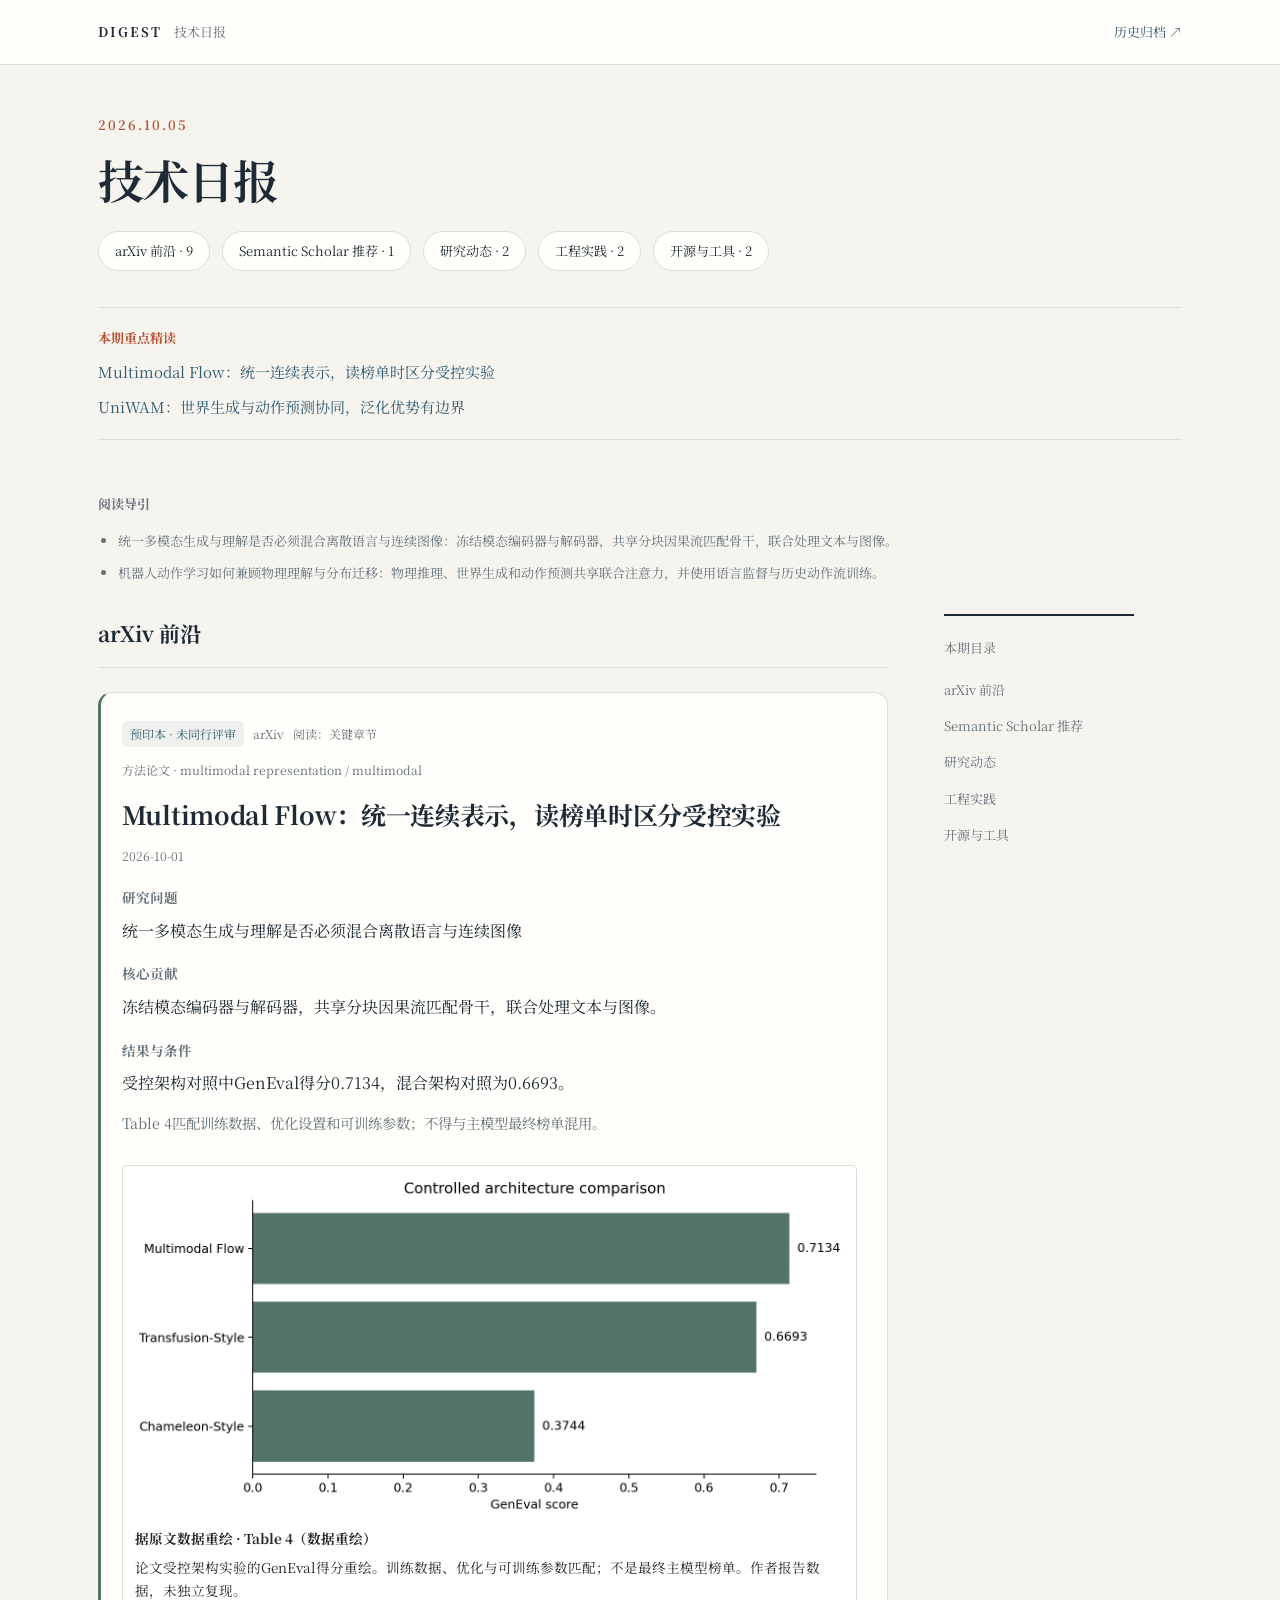
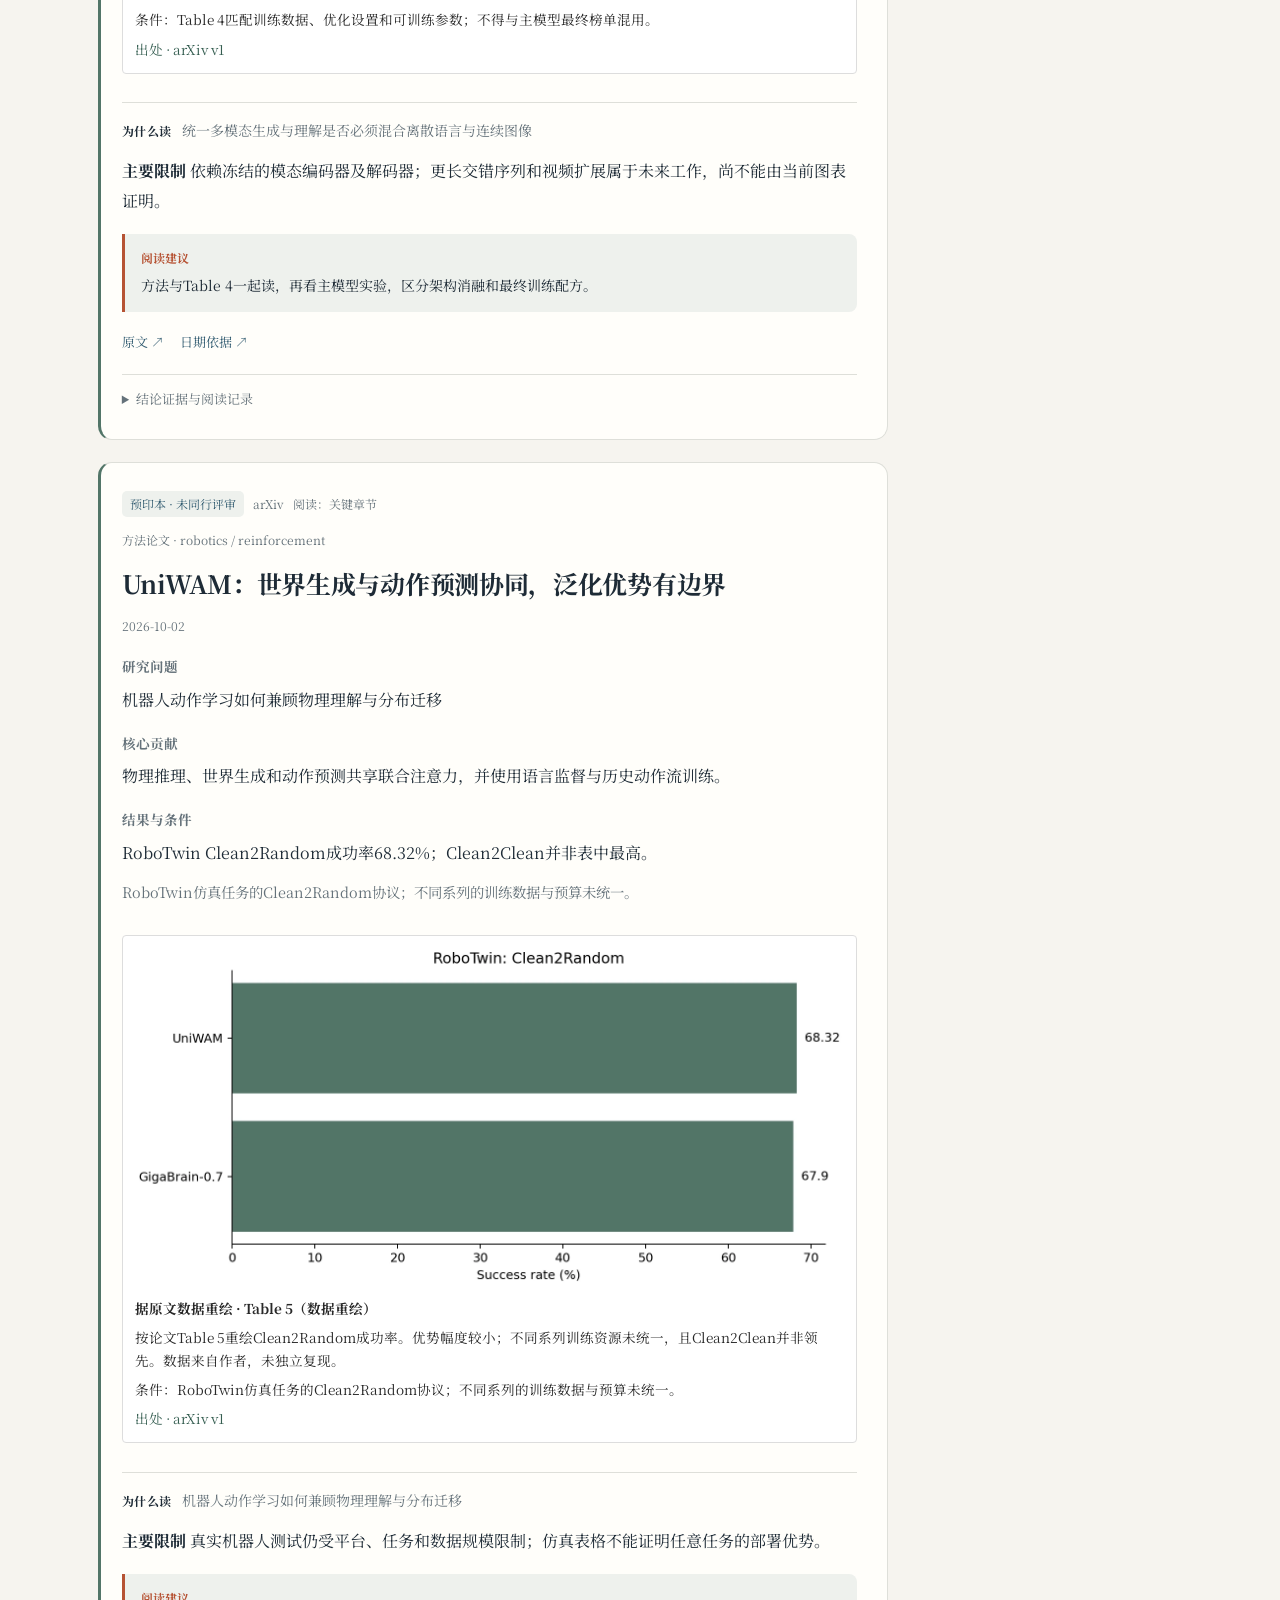
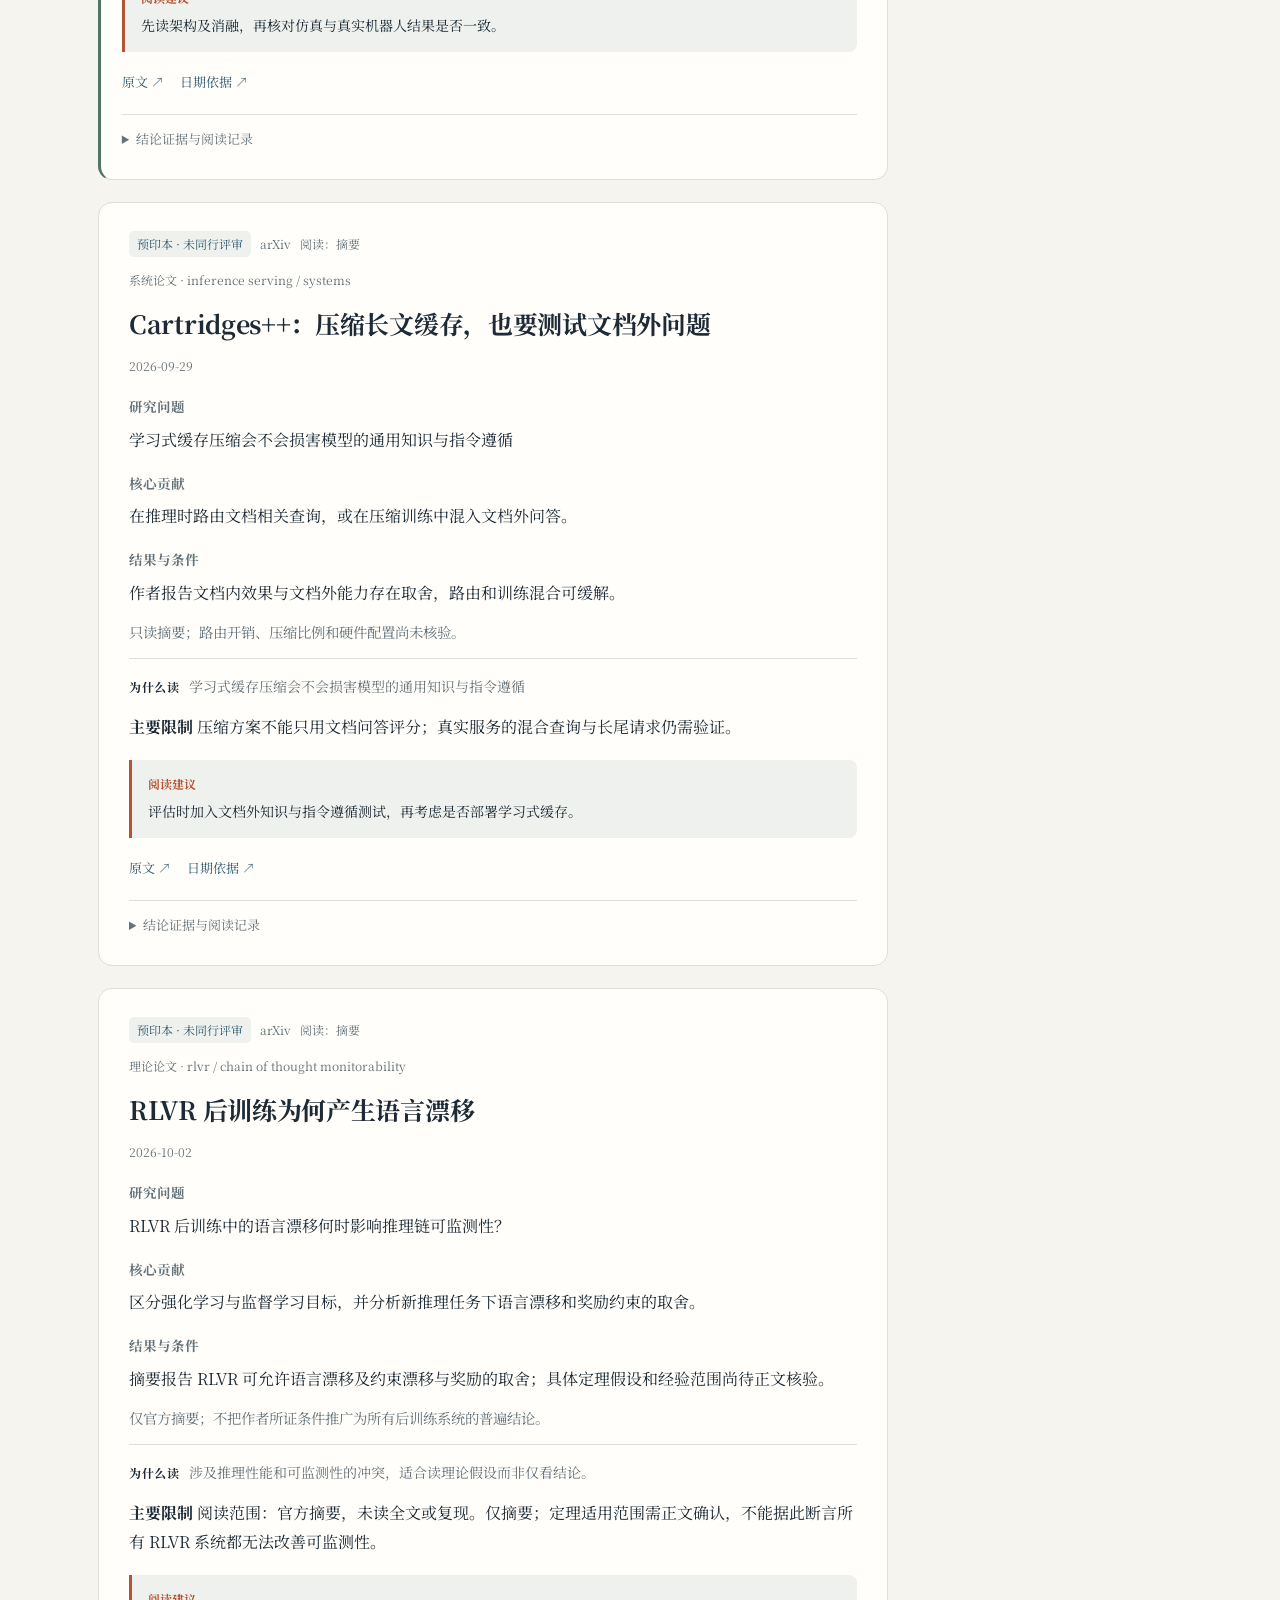
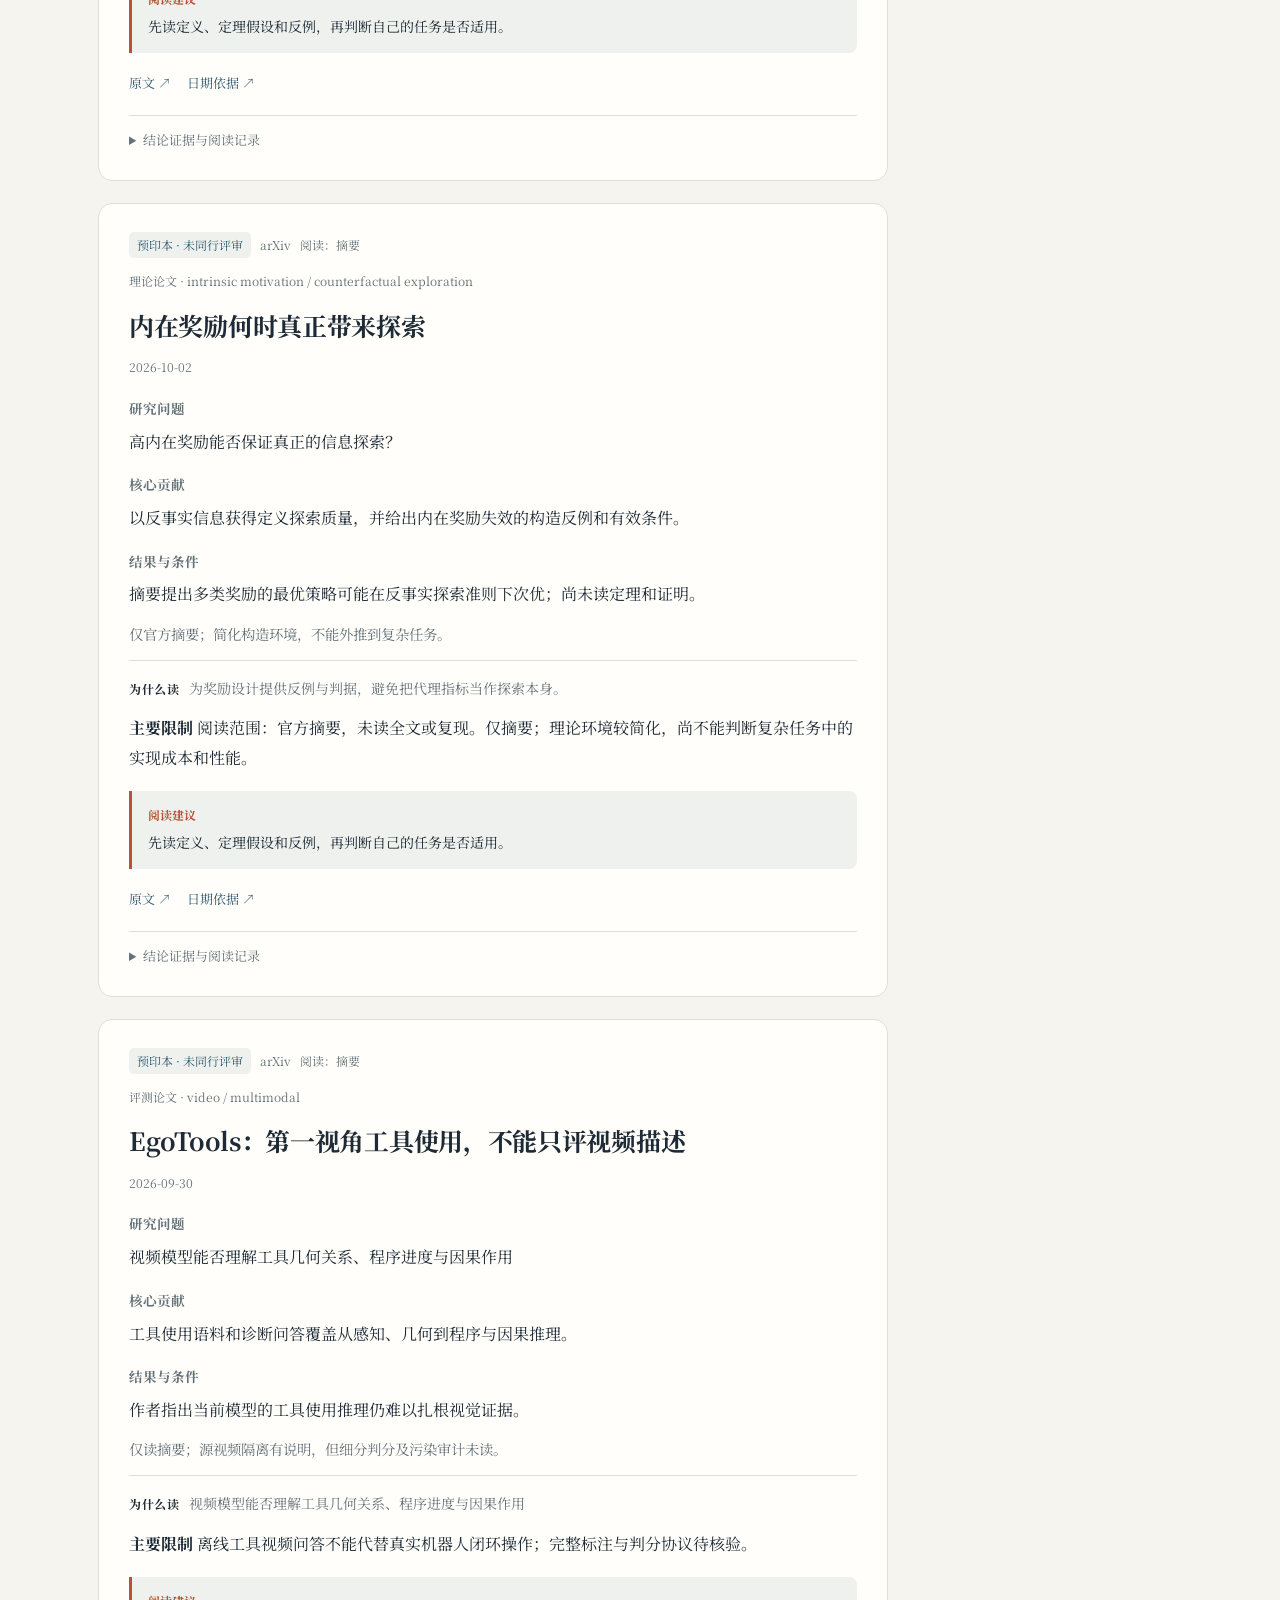
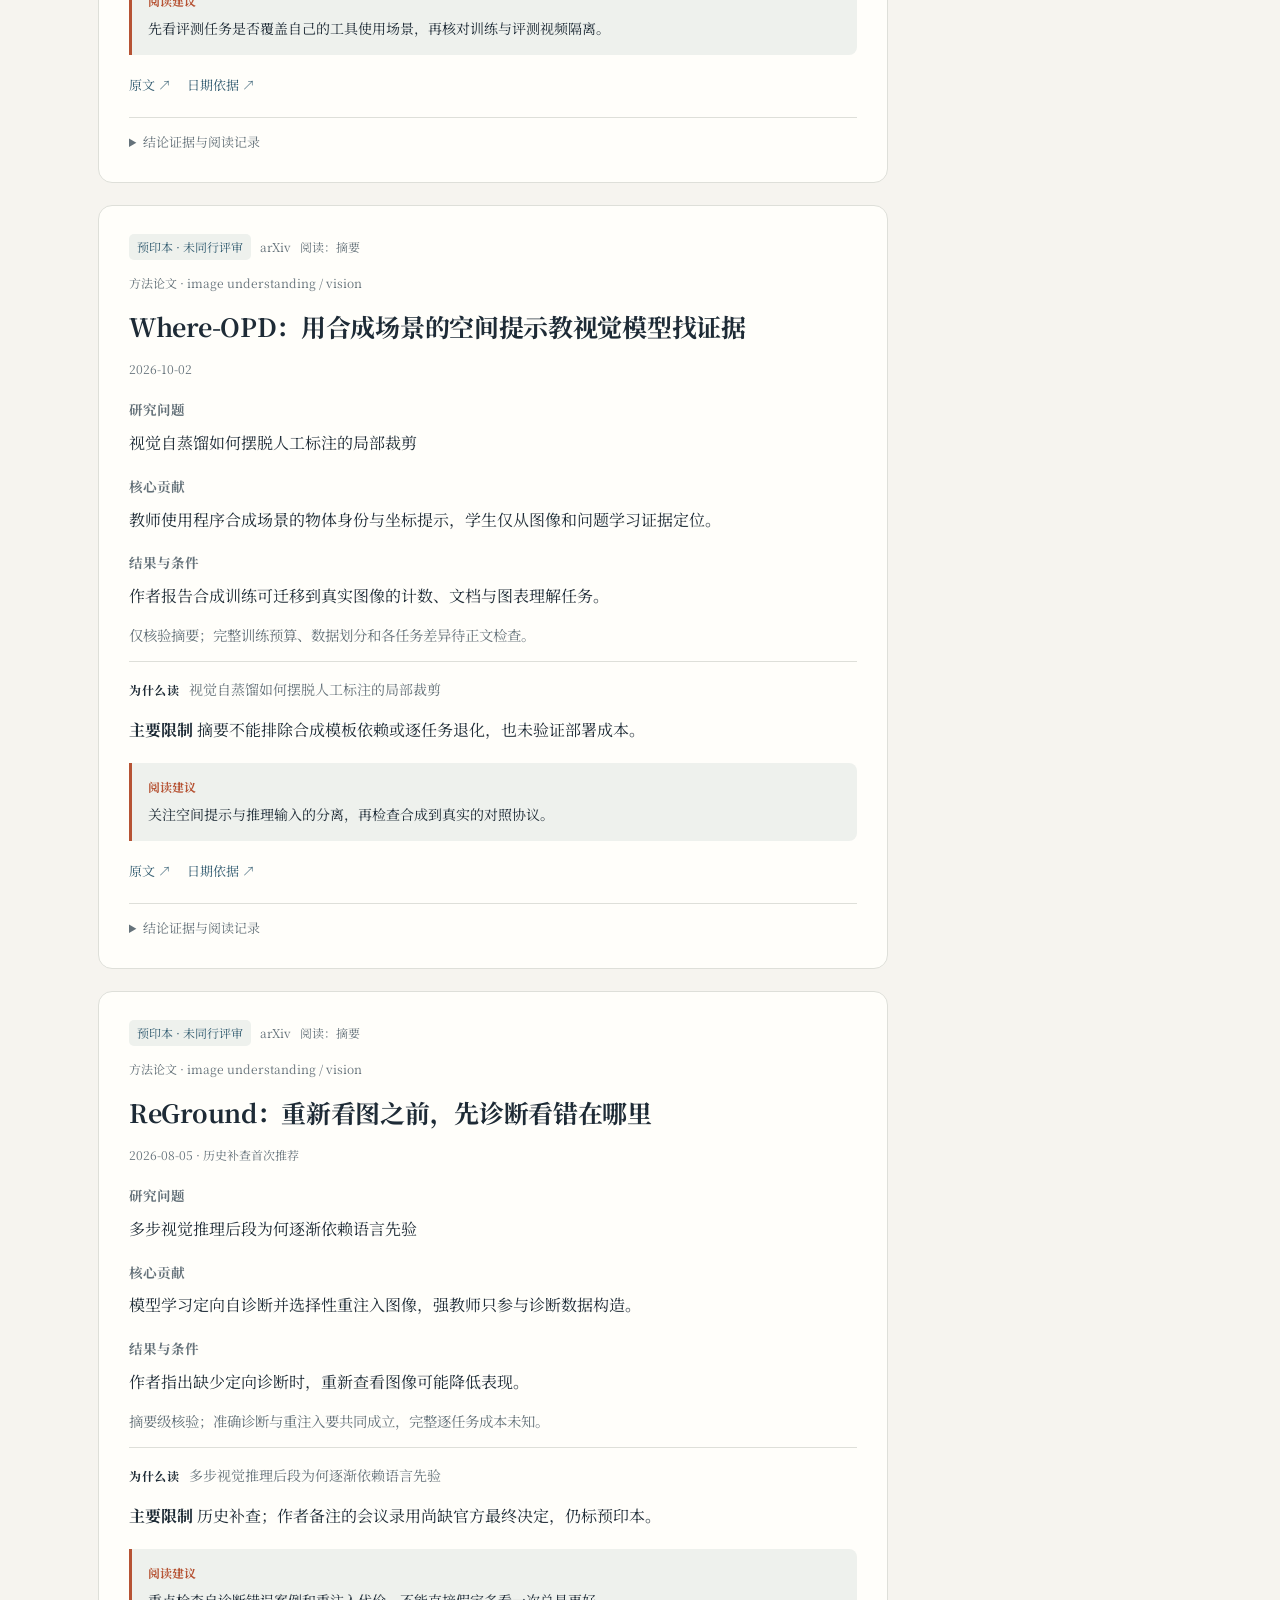
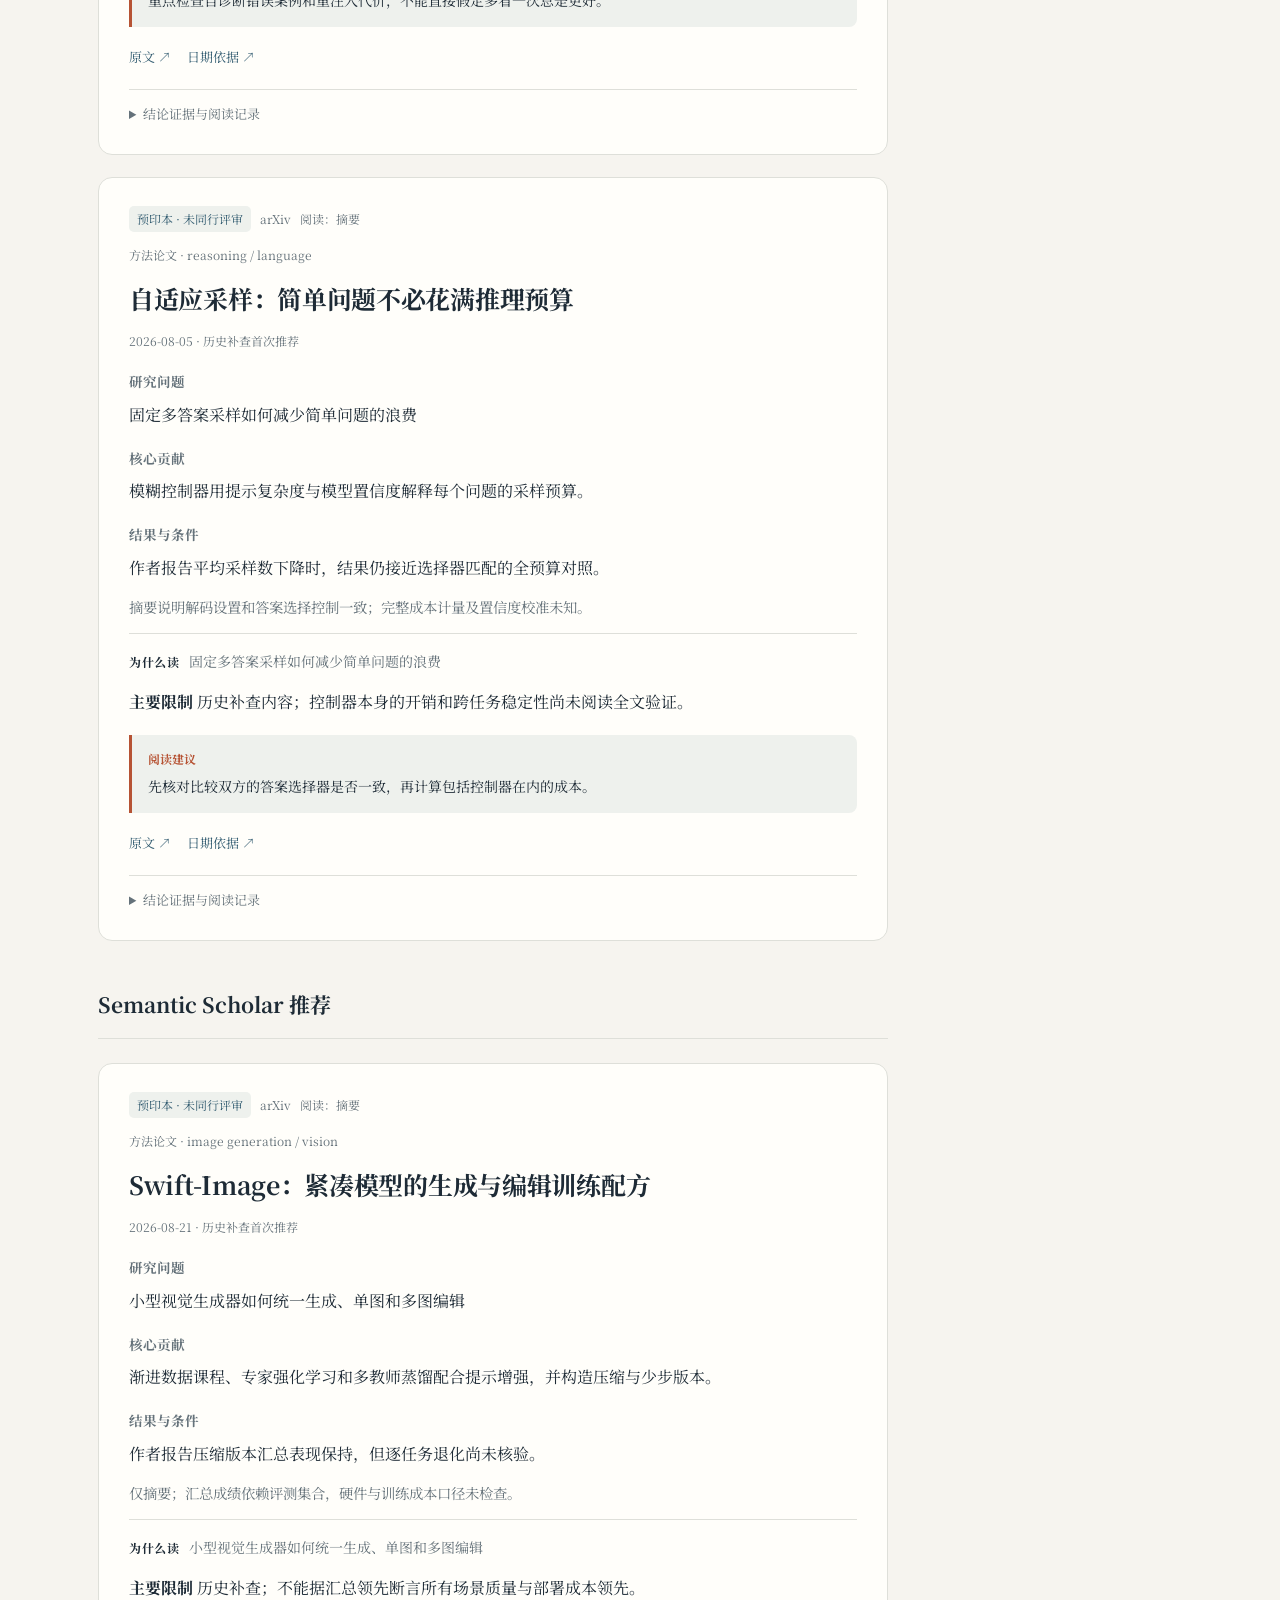
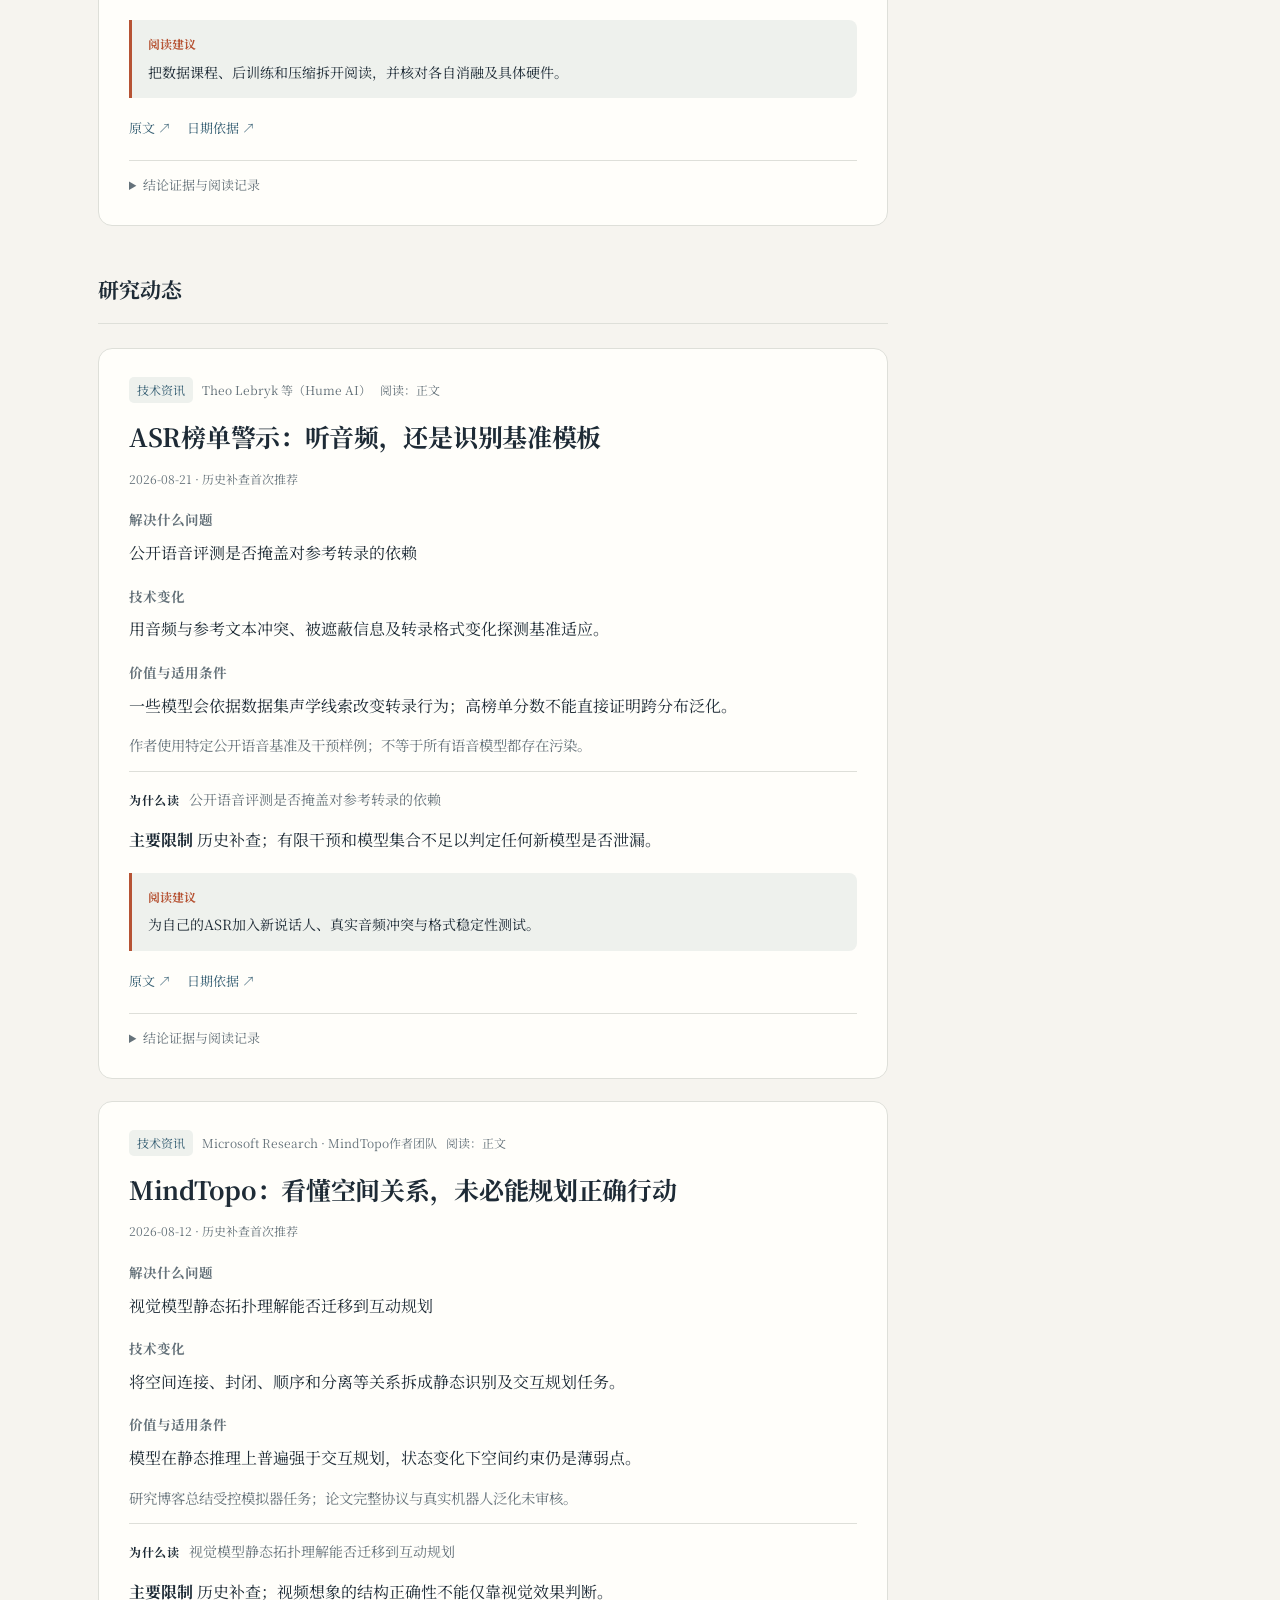
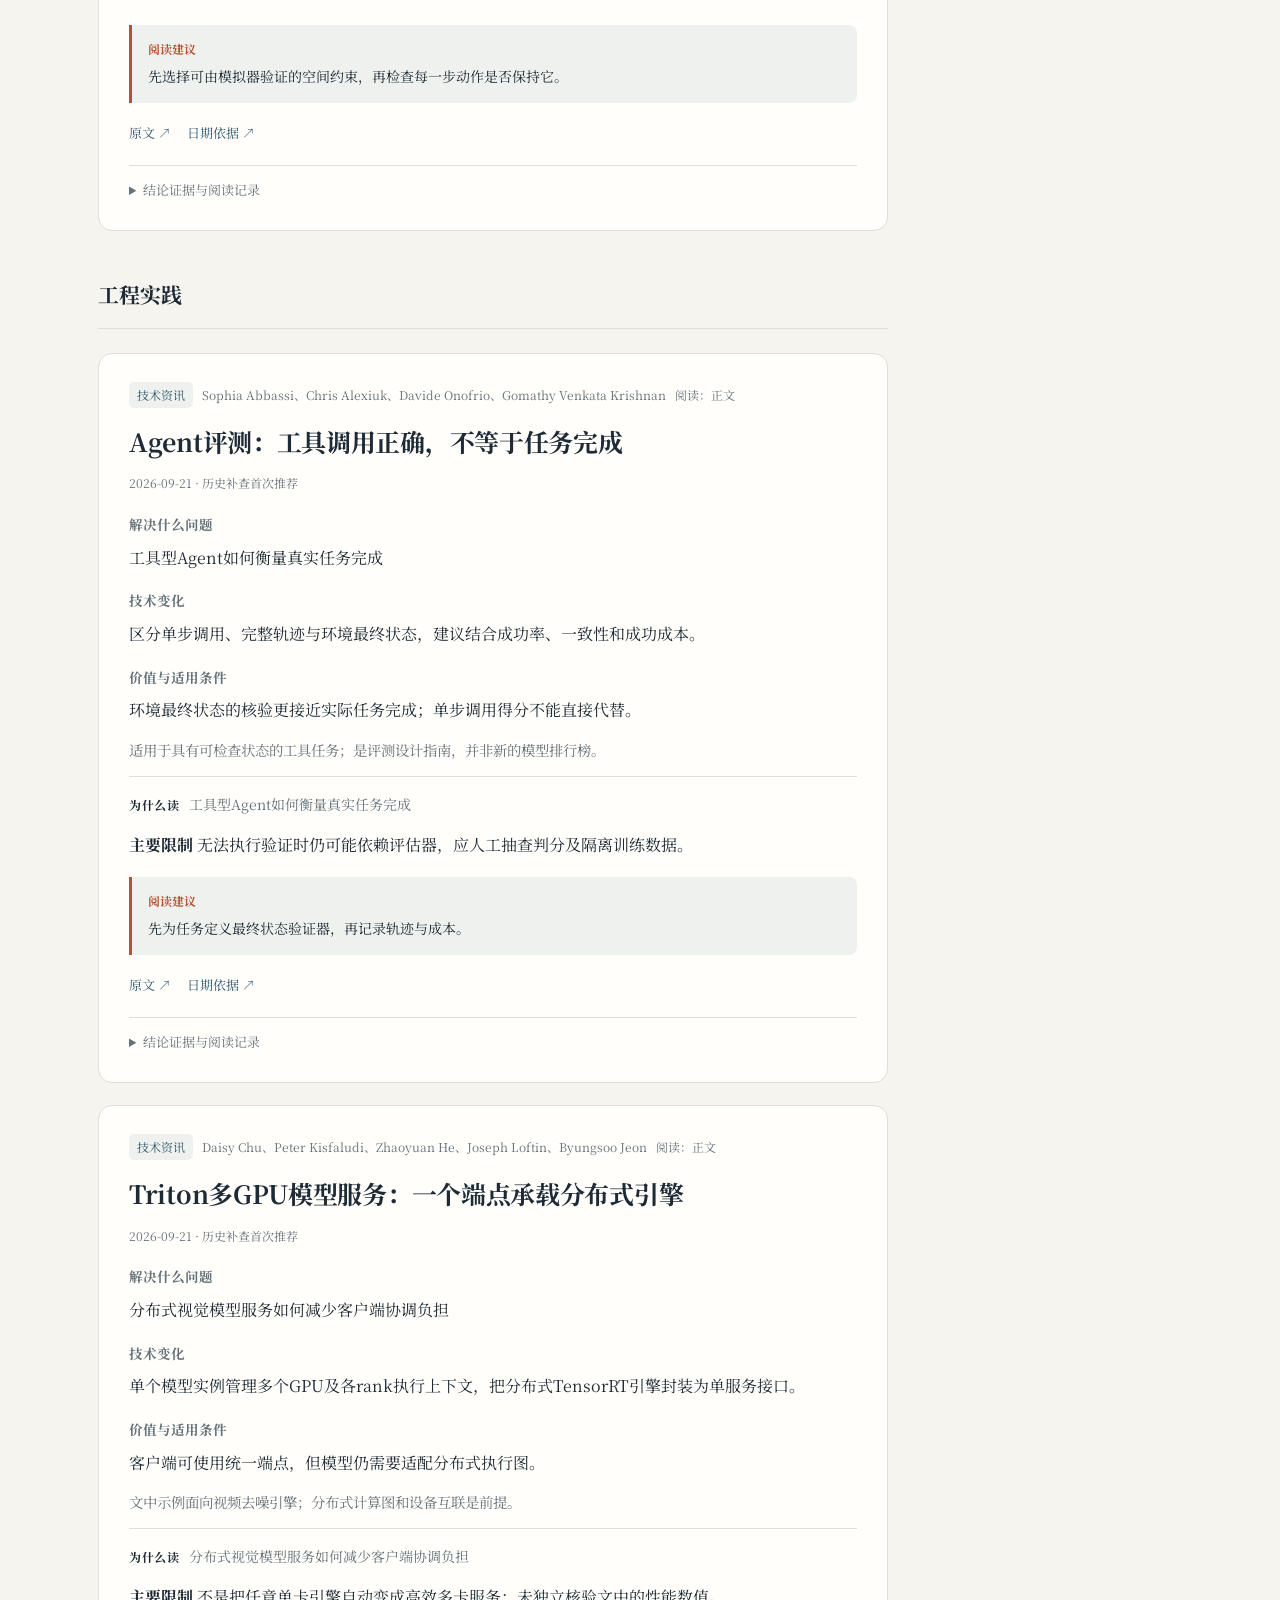
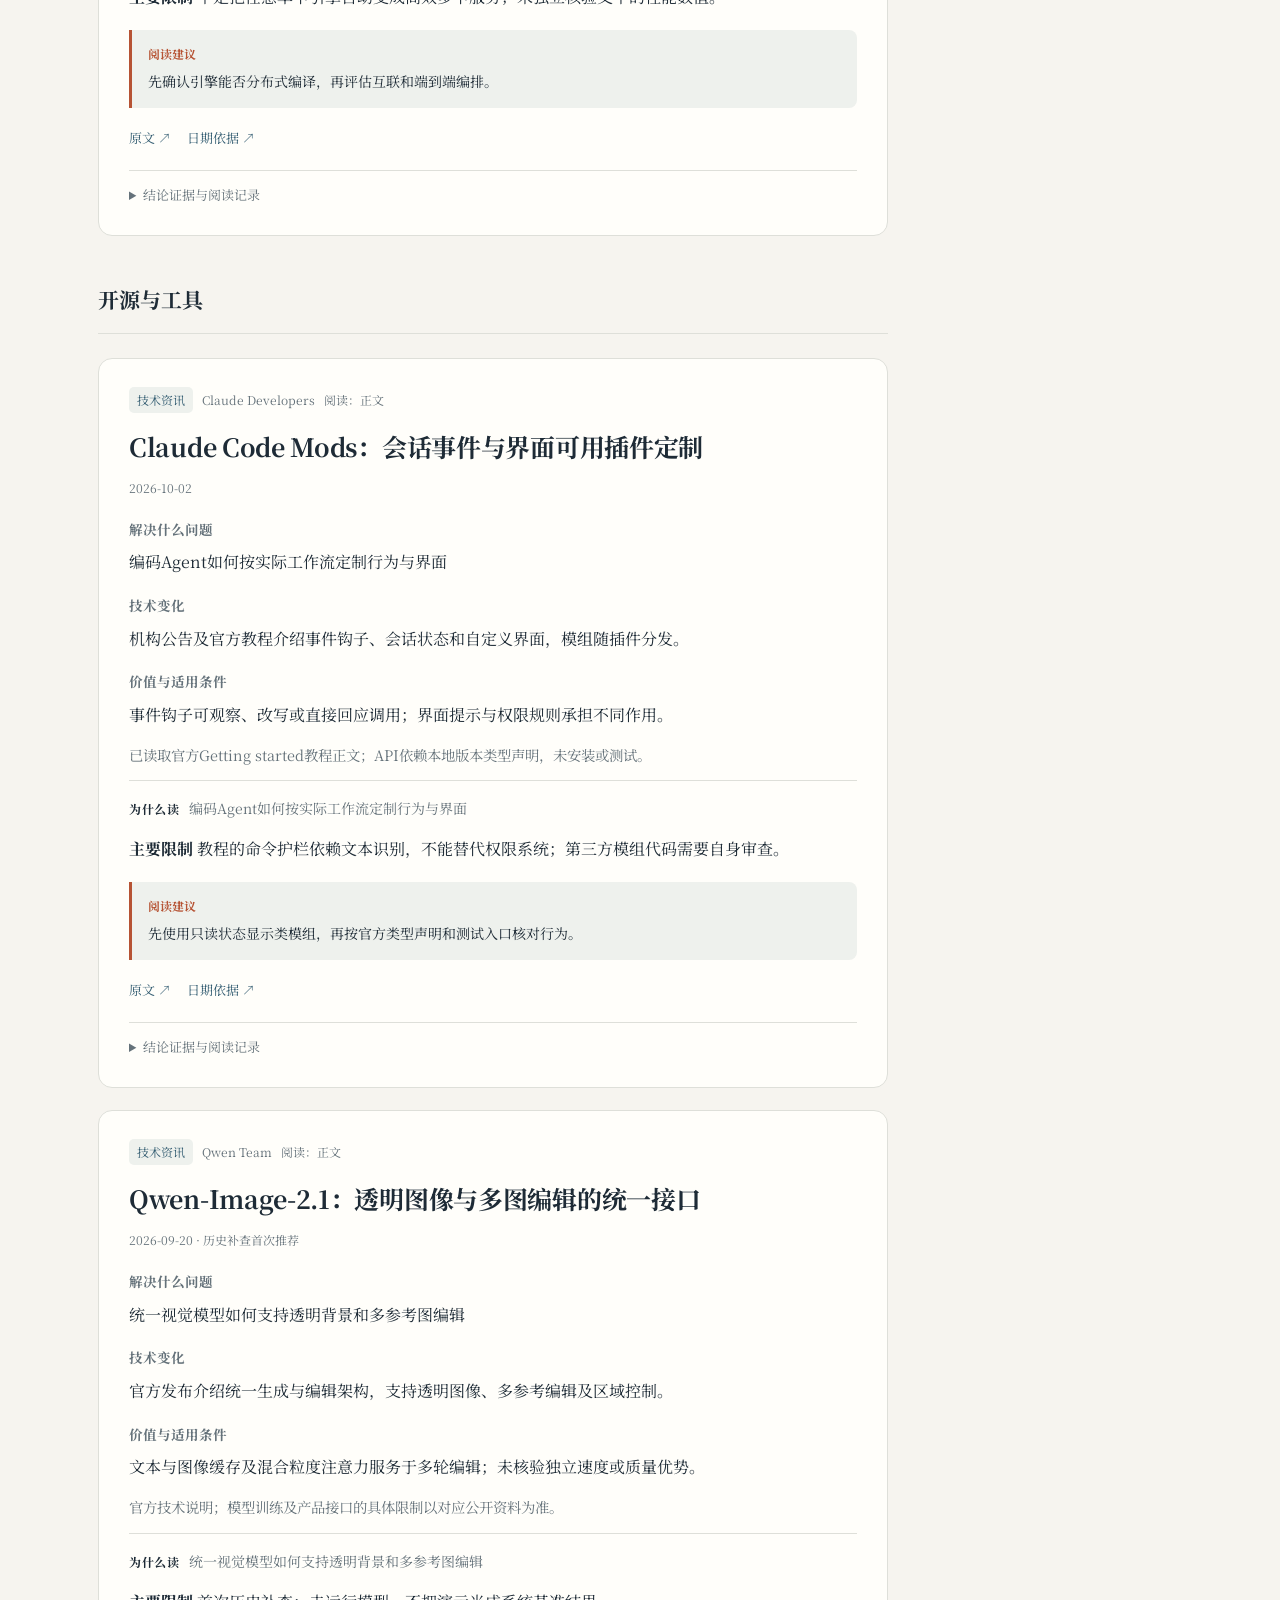
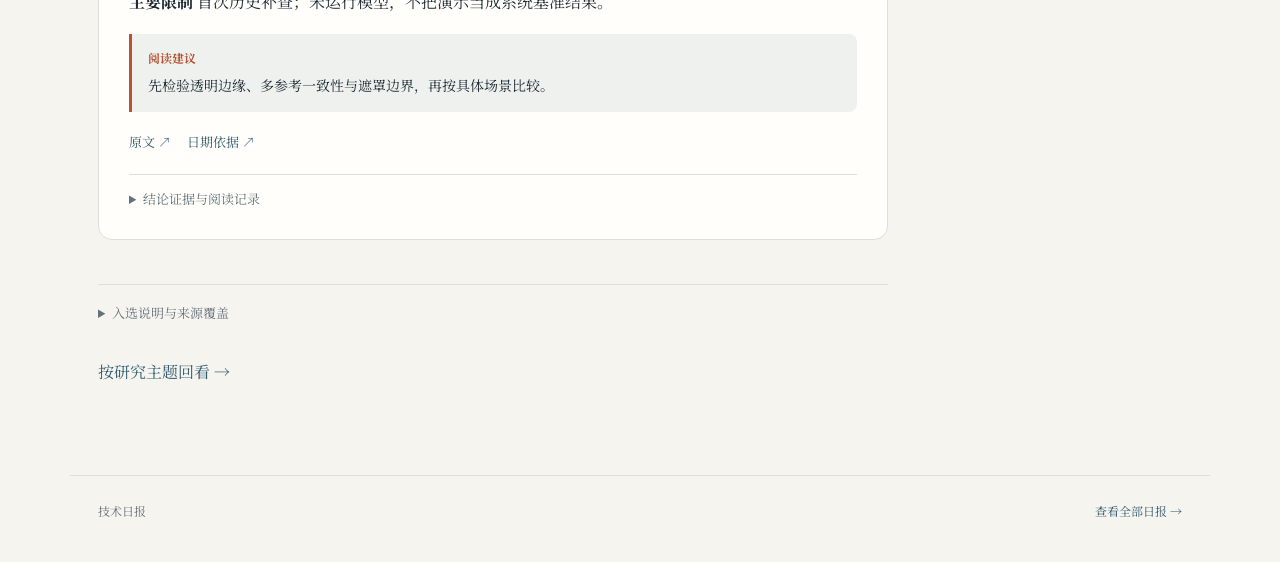
<file: docs/2026-10-05.html>
<!doctype html>
<html lang="zh-CN"><head><meta charset="utf-8"><meta name="viewport" content="width=device-width, initial-scale=1">
<meta name="digest-revision" content="3545e3006196580eb6664ac223a7812523dc5ecadecfb8530df7b9e16094642b"><title>技术日报 · 2026-10-05</title>
<link rel="stylesheet" href="assets/digest-v3.css?v=84f8b85fc42a"></head><body>
<header><nav><a class="brand" href="index.html">DIGEST<span>技术日报</span></a><a href="index.html">历史归档 ↗</a></nav></header>
<main><div class="masthead"><div class="date">2026.10.05</div><h1>技术日报</h1><div class="tabs"><a href="#arxiv">arXiv 前沿 · 9</a><a href="#recommended">Semantic Scholar 推荐 · 1</a><a href="#news-0">研究动态 · 2</a><a href="#news-1">工程实践 · 2</a><a href="#news-2">开源与工具 · 2</a></div></div><div class="highlights"><strong>本期重点精读</strong><a href="#item-candidate:20a2fcac5803202c62bb7cc7">Multimodal Flow：统一连续表示，读榜单时区分受控实验</a><a href="#item-candidate:a4ba37a90266f062cd056fef">UniWAM：世界生成与动作预测协同，泛化优势有边界</a></div><div class="collection"><strong>阅读导引</strong><ul><li>统一多模态生成与理解是否必须混合离散语言与连续图像：冻结模态编码器与解码器，共享分块因果流匹配骨干，联合处理文本与图像。</li><li>机器人动作学习如何兼顾物理理解与分布迁移：物理推理、世界生成和动作预测共享联合注意力，并使用语言监督与历史动作流训练。</li></ul></div><div class="layout"><div><section class="section" id="arxiv"><div class="section-title"><h2>arXiv 前沿</h2></div><div id="item-candidate:20a2fcac5803202c62bb7cc7"><article class="card focus-card"><div class="eyebrow"><span class="badge">预印本 · 未同行评审</span><span>arXiv </span><span>阅读：关键章节</span></div><p class="meta">方法论文 · multimodal representation / multimodal</p><h3><a href="https://arxiv.org/abs/2609.40362" rel="noopener noreferrer">Multimodal Flow：统一连续表示，读榜单时区分受控实验</a></h3><div class="meta">2026-10-01</div><div class="card-fact"><strong>研究问题</strong><p>统一多模态生成与理解是否必须混合离散语言与连续图像</p></div><div class="card-fact"><strong>核心贡献</strong><p>冻结模态编码器与解码器，共享分块因果流匹配骨干，联合处理文本与图像。</p></div><div class="card-fact"><strong>结果与条件</strong><p>受控架构对照中GenEval得分0.7134，混合架构对照为0.6693。</p></div><p class="conditions">Table 4匹配训练数据、优化设置和可训练参数；不得与主模型最终榜单混用。</p><figure class="paper-figure"><a href="assets/figures/feaf886e11a191022ea35829417f5d0ebe539342a184a45c5d1278a11b3f51c7.webp" target="_blank" rel="noopener"><img src="assets/figures/feaf886e11a191022ea35829417f5d0ebe539342a184a45c5d1278a11b3f51c7.webp" width="1440" height="684" loading="lazy" decoding="async" alt="连续、混合和离散多模态架构的GenEval受控得分"></a><figcaption><strong>据原文数据重绘 · Table 4（数据重绘）</strong><p>论文受控架构实验的GenEval得分重绘。训练数据、优化与可训练参数匹配；不是最终主模型榜单。作者报告数据，未独立复现。</p><p>条件：Table 4匹配训练数据、优化设置和可训练参数；不得与主模型最终榜单混用。</p><a href="https://arxiv.org/html/2609.40362v1" rel="noopener noreferrer">出处 · arXiv v1</a></figcaption></figure><p class="value"><strong>为什么读</strong>统一多模态生成与理解是否必须混合离散语言与连续图像</p><p><strong>主要限制</strong> 依赖冻结的模态编码器及解码器；更长交错序列和视频扩展属于未来工作，尚不能由当前图表证明。</p><div class="action"><strong>阅读建议</strong>方法与Table 4一起读，再看主模型实验，区分架构消融和最终训练配方。</div><div class="links"><a href="https://arxiv.org/abs/2609.40362" rel="noopener noreferrer">原文 ↗</a><a href="https://arxiv.org/abs/2609.40362" rel="noopener noreferrer">日期依据 ↗</a></div><details><summary>结论证据与阅读记录</summary><ul><li>受控架构对照中GenEval得分0.7134，混合架构对照为0.6693。 · <a href="https://arxiv.org/html/2609.40362v1" rel="noopener noreferrer">第3.4节Table 4</a><br><small>Multimodal Flow 0.7134; Transfusion-Style 0.6693; Chameleon-Style 0.3744</small></li></ul><dl><dt>受控架构对照中GenEval得分0.7134，混合架构对照为0.6693。</dt><dd>指标：GenEval得分；比较：Transfusion-Style及Chameleon-Style受控架构；条件：Table 4匹配训练数据、优化设置和可训练参数；不得与主模型最终榜单混用。<br>Table 4列直接支持GenEval得分差异；该节说明匹配数据、优化和可训练参数，因此只归因于此受控架构比较，不混用主模型最终榜单。</dd></dl><dl><dt>方法机制</dt><dd>分块因果流匹配，共享注意力与模态独立前馈层；训练并行、推理按块展开</dd><dt>比较基线</dt><dd>Table 4对比连续、混合和离散架构，匹配数据、优化与可训练参数</dd><dt>消融与归因</dt><dd>第3.5节检查分块粒度、训练噪声及架构选择</dd></dl><p>第2节连续表示与分块流匹配；第3节受控对照Table 4及第3.5节设计实验；第4节未来工作与实验边界：视频、更长交错序列尚待研究</p><p>发现渠道：HF Daily Papers</p></details></article></div><div id="item-candidate:a4ba37a90266f062cd056fef"><article class="card focus-card"><div class="eyebrow"><span class="badge">预印本 · 未同行评审</span><span>arXiv </span><span>阅读：关键章节</span></div><p class="meta">方法论文 · robotics / reinforcement</p><h3><a href="https://arxiv.org/abs/2610.02054v1" rel="noopener noreferrer">UniWAM：世界生成与动作预测协同，泛化优势有边界</a></h3><div class="meta">2026-10-02</div><div class="card-fact"><strong>研究问题</strong><p>机器人动作学习如何兼顾物理理解与分布迁移</p></div><div class="card-fact"><strong>核心贡献</strong><p>物理推理、世界生成和动作预测共享联合注意力，并使用语言监督与历史动作流训练。</p></div><div class="card-fact"><strong>结果与条件</strong><p>RoboTwin Clean2Random成功率68.32%；Clean2Clean并非表中最高。</p></div><p class="conditions">RoboTwin仿真任务的Clean2Random协议；不同系列的训练数据与预算未统一。</p><figure class="paper-figure"><a href="assets/figures/40042d303a5c88e28b276762cda57487fc39d4628530a79588662fa628b0cdfc.webp" target="_blank" rel="noopener"><img src="assets/figures/40042d303a5c88e28b276762cda57487fc39d4628530a79588662fa628b0cdfc.webp" width="1440" height="684" loading="lazy" decoding="async" alt="UniWAM与GigaBrain在Clean2Random协议下的成功率对比"></a><figcaption><strong>据原文数据重绘 · Table 5（数据重绘）</strong><p>按论文Table 5重绘Clean2Random成功率。优势幅度较小；不同系列训练资源未统一，且Clean2Clean并非领先。数据来自作者，未独立复现。</p><p>条件：RoboTwin仿真任务的Clean2Random协议；不同系列的训练数据与预算未统一。</p><a href="https://arxiv.org/html/2610.02054v1#S5.T5" rel="noopener noreferrer">出处 · arXiv v1</a></figcaption></figure><p class="value"><strong>为什么读</strong>机器人动作学习如何兼顾物理理解与分布迁移</p><p><strong>主要限制</strong> 真实机器人测试仍受平台、任务和数据规模限制；仿真表格不能证明任意任务的部署优势。</p><div class="action"><strong>阅读建议</strong>先读架构及消融，再核对仿真与真实机器人结果是否一致。</div><div class="links"><a href="https://arxiv.org/abs/2610.02054v1" rel="noopener noreferrer">原文 ↗</a><a href="https://arxiv.org/abs/2610.02054v1" rel="noopener noreferrer">日期依据 ↗</a></div><details><summary>结论证据与阅读记录</summary><ul><li>RoboTwin Clean2Random成功率68.32%；Clean2Clean并非表中最高。 · <a href="https://arxiv.org/html/2610.02054v1" rel="noopener noreferrer">第5.1节与Table 5</a><br><small>Clean2Random: UniWAM achieves a success rate of 68.32%</small></li></ul><dl><dt>RoboTwin Clean2Random成功率68.32%；Clean2Clean并非表中最高。</dt><dd>指标：成功率（%）；比较：Table 5所列机器人模型；跨模型训练资源不同；条件：RoboTwin仿真任务的Clean2Random协议；不同系列的训练数据与预算未统一。<br>第5.1正文明确给出Clean2Random成功率，Table 5同时显示Clean2Clean并非最高；两种协议不能合并宣称全面领先。</dd></dl><dl><dt>方法机制</dt><dd>三个专家通过联合注意力协同；物理语言监督、未来帧噪声和历史条件动作流</dd><dt>比较基线</dt><dd>Table 5各系列跨设置对照，训练资源未统一</dd><dt>消融与归因</dt><dd>第5.4节分别检查多源预训练、语言监督与历史初始化</dd></dl><p>第4节联合注意力、物理语言和历史动作流；第5.1、5.2、5.4节：仿真、Piper与消融；第5.2、5.3节实验边界：平台固定，人类共训规模较小；无独立局限节</p><p>发现渠道：arXiv</p></details></article></div><div id="item-candidate:024a87e28f9178b86a64eaf1"><article class="card"><div class="eyebrow"><span class="badge">预印本 · 未同行评审</span><span>arXiv </span><span>阅读：摘要</span></div><p class="meta">系统论文 · inference serving / systems</p><h3><a href="https://arxiv.org/abs/2609.35621" rel="noopener noreferrer">Cartridges++：压缩长文缓存，也要测试文档外问题</a></h3><div class="meta">2026-09-29</div><div class="card-fact"><strong>研究问题</strong><p>学习式缓存压缩会不会损害模型的通用知识与指令遵循</p></div><div class="card-fact"><strong>核心贡献</strong><p>在推理时路由文档相关查询，或在压缩训练中混入文档外问答。</p></div><div class="card-fact"><strong>结果与条件</strong><p>作者报告文档内效果与文档外能力存在取舍，路由和训练混合可缓解。</p></div><p class="conditions">只读摘要；路由开销、压缩比例和硬件配置尚未核验。</p><p class="value"><strong>为什么读</strong>学习式缓存压缩会不会损害模型的通用知识与指令遵循</p><p><strong>主要限制</strong> 压缩方案不能只用文档问答评分；真实服务的混合查询与长尾请求仍需验证。</p><div class="action"><strong>阅读建议</strong>评估时加入文档外知识与指令遵循测试，再考虑是否部署学习式缓存。</div><div class="links"><a href="https://arxiv.org/abs/2609.35621" rel="noopener noreferrer">原文 ↗</a><a href="https://arxiv.org/abs/2609.35621" rel="noopener noreferrer">日期依据 ↗</a></div><details><summary>结论证据与阅读记录</summary><ul><li>作者报告文档内效果与文档外能力存在取舍，路由和训练混合可缓解。 · <a href="https://arxiv.org/abs/2609.35621" rel="noopener noreferrer">Abstract主要取舍</a><br><small>while Cartridges perform better for on-context queries, heuristic-variants preserve better the original LLM&#x27;s ability to operate off-context</small></li></ul><dl><dt>作者报告文档内效果与文档外能力存在取舍，路由和训练混合可缓解。</dt><dd>指标：定性机制与作者报告的方向性结果；比较：比较范围按原文；未核验的设置不推断；条件：只读摘要；路由开销、压缩比例和硬件配置尚未核验。<br>Abstract主要取舍中的明确表述支持此结论；只读摘要；路由开销、压缩比例和硬件配置尚未核验。</dd></dl><dl><dt>工作负载</dt><dd>重复长文档问答与文档外混合查询</dd><dt>硬件与配置</dt><dd>摘要未披露</dd><dt>比较公平性</dt><dd>学习式Cartridges与启发式缓存压缩；完整压缩比例未知</dd><dt>成本与代价</dt><dd>路由及数据混合开销的完整计量未读</dd></dl><p>发现渠道：Semantic Scholar</p></details></article></div><div id="item-candidate:f5dd9516b58350087e46da45"><article class="card"><div class="eyebrow"><span class="badge">预印本 · 未同行评审</span><span>arXiv </span><span>阅读：摘要</span></div><p class="meta">理论论文 · rlvr / chain of thought monitorability</p><h3><a href="https://arxiv.org/abs/2610.02015v1" rel="noopener noreferrer">RLVR 后训练为何产生语言漂移</a></h3><div class="meta">2026-10-02</div><div class="card-fact"><strong>研究问题</strong><p>RLVR 后训练中的语言漂移何时影响推理链可监测性？</p></div><div class="card-fact"><strong>核心贡献</strong><p>区分强化学习与监督学习目标，并分析新推理任务下语言漂移和奖励约束的取舍。</p></div><div class="card-fact"><strong>结果与条件</strong><p>摘要报告 RLVR 可允许语言漂移及约束漂移与奖励的取舍；具体定理假设和经验范围尚待正文核验。</p></div><p class="conditions">仅官方摘要；不把作者所证条件推广为所有后训练系统的普遍结论。</p><p class="value"><strong>为什么读</strong>涉及推理性能和可监测性的冲突，适合读理论假设而非仅看结论。</p><p><strong>主要限制</strong> 阅读范围：官方摘要，未读全文或复现。仅摘要；定理适用范围需正文确认，不能据此断言所有 RLVR 系统都无法改善可监测性。</p><div class="action"><strong>阅读建议</strong>先读定义、定理假设和反例，再判断自己的任务是否适用。</div><div class="links"><a href="https://arxiv.org/abs/2610.02015v1" rel="noopener noreferrer">原文 ↗</a><a href="https://arxiv.org/abs/2610.02015" rel="noopener noreferrer">日期依据 ↗</a></div><details><summary>结论证据与阅读记录</summary><ul><li>摘要报告 RLVR 可允许语言漂移及约束漂移与奖励的取舍；具体定理假设和经验范围尚待正文核验。 · <a href="https://arxiv.org/abs/2610.02015v1" rel="noopener noreferrer">Abstract</a><br><small>RLVR optimization pressure permits unbounded language drift; not possible to constrain language drift without constraining expected reward</small></li></ul><dl><dt>摘要报告 RLVR 可允许语言漂移及约束漂移与奖励的取舍；具体定理假设和经验范围尚待正文核验。</dt><dd>指标：理论论证范围，尚未审核量化指标；比较：摘要中限定的优化目标或环境，详细协议未核验；条件：仅官方摘要；不把作者所证条件推广为所有后训练系统的普遍结论。<br>摘要区分RLVR与监督微调，并明确约束语言漂移与期望奖励的取舍；只报告作者结论，未读具体定理假设。</dd></dl><dl><dt>理论假设</dt><dd>仅摘要，优化目标和漂移定义的形式假设待核验。</dd><dt>证明边界</dt><dd>限制语言漂移与期望奖励的关系仅在论文所研究条件内解读。</dd><dt>实证支持</dt><dd>摘要描述新推理任务上的现象；实验规模与基线未核对。</dd></dl><p>发现渠道：arXiv</p></details></article></div><div id="item-candidate:ff99e574698e9bdc7bc4de81"><article class="card"><div class="eyebrow"><span class="badge">预印本 · 未同行评审</span><span>arXiv </span><span>阅读：摘要</span></div><p class="meta">理论论文 · intrinsic motivation / counterfactual exploration</p><h3><a href="https://arxiv.org/abs/2610.02159v1" rel="noopener noreferrer">内在奖励何时真正带来探索</a></h3><div class="meta">2026-10-02</div><div class="card-fact"><strong>研究问题</strong><p>高内在奖励能否保证真正的信息探索？</p></div><div class="card-fact"><strong>核心贡献</strong><p>以反事实信息获得定义探索质量，并给出内在奖励失效的构造反例和有效条件。</p></div><div class="card-fact"><strong>结果与条件</strong><p>摘要提出多类奖励的最优策略可能在反事实探索准则下次优；尚未读定理和证明。</p></div><p class="conditions">仅官方摘要；简化构造环境，不能外推到复杂任务。</p><p class="value"><strong>为什么读</strong>为奖励设计提供反例与判据，避免把代理指标当作探索本身。</p><p><strong>主要限制</strong> 阅读范围：官方摘要，未读全文或复现。仅摘要；理论环境较简化，尚不能判断复杂任务中的实现成本和性能。</p><div class="action"><strong>阅读建议</strong>先读定义、定理假设和反例，再判断自己的任务是否适用。</div><div class="links"><a href="https://arxiv.org/abs/2610.02159v1" rel="noopener noreferrer">原文 ↗</a><a href="https://arxiv.org/abs/2610.02159" rel="noopener noreferrer">日期依据 ↗</a></div><details><summary>结论证据与阅读记录</summary><ul><li>摘要提出多类奖励的最优策略可能在反事实探索准则下次优；尚未读定理和证明。 · <a href="https://arxiv.org/abs/2610.02159v1" rel="noopener noreferrer">Abstract</a><br><small>maximizing policies that are Pareto-suboptimal at acquiring counterfactual information</small></li></ul><dl><dt>摘要提出多类奖励的最优策略可能在反事实探索准则下次优；尚未读定理和证明。</dt><dd>指标：理论论证范围，尚未审核量化指标；比较：摘要中限定的优化目标或环境，详细协议未核验；条件：仅官方摘要；简化构造环境，不能外推到复杂任务。<br>摘要明确单个简化环境的多类奖励反例，比较目标是反事实信息获取；不将该反例外推成复杂机器人任务的性能结论。</dd></dl><dl><dt>理论假设</dt><dd>摘要说明使用单个简单环境；具体假设需正文核验。</dd><dt>证明边界</dt><dd>反例针对指定的内在奖励目标，不代表所有奖励目标必然失效。</dd><dt>实证支持</dt><dd>未读实验，不声称已经证明复杂任务性能。</dd></dl><p>发现渠道：arXiv</p></details></article></div><div id="item-candidate:d4ca73e758b54031a87ef4e0"><article class="card"><div class="eyebrow"><span class="badge">预印本 · 未同行评审</span><span>arXiv </span><span>阅读：摘要</span></div><p class="meta">评测论文 · video / multimodal</p><h3><a href="https://arxiv.org/abs/2609.39378" rel="noopener noreferrer">EgoTools：第一视角工具使用，不能只评视频描述</a></h3><div class="meta">2026-09-30</div><div class="card-fact"><strong>研究问题</strong><p>视频模型能否理解工具几何关系、程序进度与因果作用</p></div><div class="card-fact"><strong>核心贡献</strong><p>工具使用语料和诊断问答覆盖从感知、几何到程序与因果推理。</p></div><div class="card-fact"><strong>结果与条件</strong><p>作者指出当前模型的工具使用推理仍难以扎根视觉证据。</p></div><p class="conditions">仅读摘要；源视频隔离有说明，但细分判分及污染审计未读。</p><p class="value"><strong>为什么读</strong>视频模型能否理解工具几何关系、程序进度与因果作用</p><p><strong>主要限制</strong> 离线工具视频问答不能代替真实机器人闭环操作；完整标注与判分协议待核验。</p><div class="action"><strong>阅读建议</strong>先看评测任务是否覆盖自己的工具使用场景，再核对训练与评测视频隔离。</div><div class="links"><a href="https://arxiv.org/abs/2609.39378" rel="noopener noreferrer">原文 ↗</a><a href="https://arxiv.org/abs/2609.39378" rel="noopener noreferrer">日期依据 ↗</a></div><details><summary>结论证据与阅读记录</summary><ul><li>作者指出当前模型的工具使用推理仍难以扎根视觉证据。 · <a href="https://arxiv.org/abs/2609.39378" rel="noopener noreferrer">Abstract实验结果开头</a><br><small>current models still struggle to ground tool use in visual evidence</small></li></ul><dl><dt>作者指出当前模型的工具使用推理仍难以扎根视觉证据。</dt><dd>指标：定性机制与作者报告的方向性结果；比较：比较范围按原文；未核验的设置不推断；条件：仅读摘要；源视频隔离有说明，但细分判分及污染审计未读。<br>Abstract实验结果开头中的明确表述支持此结论；仅读摘要；源视频隔离有说明，但细分判分及污染审计未读。</dd></dl><dl><dt>评测范围</dt><dd>真实第一视角工具使用理解</dd><dt>构建过程</dt><dd>同步音频、密集描述、推理叙述和空间信息构成语料及问答</dd><dt>评测协议</dt><dd>摘要说明源视频严格隔离；具体判分设置未读</dd><dt>污染风险</dt><dd>隔离源视频有说明，预训练污染审计未知</dd><dt>评估器偏差</dt><dd>判分器及人工复核方法摘要未披露</dd></dl><p>发现渠道：HF Daily Papers</p></details></article></div><div id="item-candidate:7d010acf34617924c0d48235"><article class="card"><div class="eyebrow"><span class="badge">预印本 · 未同行评审</span><span>arXiv </span><span>阅读：摘要</span></div><p class="meta">方法论文 · image understanding / vision</p><h3><a href="https://arxiv.org/abs/2610.02117v1" rel="noopener noreferrer">Where-OPD：用合成场景的空间提示教视觉模型找证据</a></h3><div class="meta">2026-10-02</div><div class="card-fact"><strong>研究问题</strong><p>视觉自蒸馏如何摆脱人工标注的局部裁剪</p></div><div class="card-fact"><strong>核心贡献</strong><p>教师使用程序合成场景的物体身份与坐标提示，学生仅从图像和问题学习证据定位。</p></div><div class="card-fact"><strong>结果与条件</strong><p>作者报告合成训练可迁移到真实图像的计数、文档与图表理解任务。</p></div><p class="conditions">仅核验摘要；完整训练预算、数据划分和各任务差异待正文检查。</p><p class="value"><strong>为什么读</strong>视觉自蒸馏如何摆脱人工标注的局部裁剪</p><p><strong>主要限制</strong> 摘要不能排除合成模板依赖或逐任务退化，也未验证部署成本。</p><div class="action"><strong>阅读建议</strong>关注空间提示与推理输入的分离，再检查合成到真实的对照协议。</div><div class="links"><a href="https://arxiv.org/abs/2610.02117v1" rel="noopener noreferrer">原文 ↗</a><a href="https://arxiv.org/abs/2610.02117v1" rel="noopener noreferrer">日期依据 ↗</a></div><details><summary>结论证据与阅读记录</summary><ul><li>作者报告合成训练可迁移到真实图像的计数、文档与图表理解任务。 · <a href="https://arxiv.org/abs/2610.02117v1" rel="noopener noreferrer">Abstract后半段</a><br><small>the resulting improvements transfer to real-world perception benchmarks</small></li></ul><dl><dt>作者报告合成训练可迁移到真实图像的计数、文档与图表理解任务。</dt><dd>指标：定性机制与作者报告的方向性结果；比较：比较范围按原文；未核验的设置不推断；条件：仅核验摘要；完整训练预算、数据划分和各任务差异待正文检查。<br>Abstract后半段中的明确表述支持此结论；仅核验摘要；完整训练预算、数据划分和各任务差异待正文检查。</dd></dl><dl><dt>方法机制</dt><dd>摘要未披露，待正文核验</dd><dt>比较基线</dt><dd>摘要未披露，待正文核验</dd><dt>消融与归因</dt><dd>摘要未披露，待正文核验</dd></dl><p>发现渠道：arXiv / HF Daily Papers</p></details></article></div><div id="item-candidate:139f48d0ef01ae41e7a557b9"><article class="card"><div class="eyebrow"><span class="badge">预印本 · 未同行评审</span><span>arXiv </span><span>阅读：摘要</span></div><p class="meta">方法论文 · image understanding / vision</p><h3><a href="https://arxiv.org/abs/2608.04385v1" rel="noopener noreferrer">ReGround：重新看图之前，先诊断看错在哪里</a></h3><div class="meta">2026-08-05 · 历史补查首次推荐</div><div class="card-fact"><strong>研究问题</strong><p>多步视觉推理后段为何逐渐依赖语言先验</p></div><div class="card-fact"><strong>核心贡献</strong><p>模型学习定向自诊断并选择性重注入图像，强教师只参与诊断数据构造。</p></div><div class="card-fact"><strong>结果与条件</strong><p>作者指出缺少定向诊断时，重新查看图像可能降低表现。</p></div><p class="conditions">摘要级核验；准确诊断与重注入要共同成立，完整逐任务成本未知。</p><p class="value"><strong>为什么读</strong>多步视觉推理后段为何逐渐依赖语言先验</p><p><strong>主要限制</strong> 历史补查；作者备注的会议录用尚缺官方最终决定，仍标预印本。</p><div class="action"><strong>阅读建议</strong>重点检查自诊断错误案例和重注入代价，不能直接假定多看一次总是更好。</div><div class="links"><a href="https://arxiv.org/abs/2608.04385v1" rel="noopener noreferrer">原文 ↗</a><a href="https://arxiv.org/abs/2608.04385v1" rel="noopener noreferrer">日期依据 ↗</a></div><details><summary>结论证据与阅读记录</summary><ul><li>作者指出缺少定向诊断时，重新查看图像可能降低表现。 · <a href="https://arxiv.org/abs/2608.04385v1" rel="noopener noreferrer">Abstract诊断消融结论</a><br><small>Without targeted diagnosis, re-examination can even hurt performance</small></li></ul><dl><dt>作者指出缺少定向诊断时，重新查看图像可能降低表现。</dt><dd>指标：定性机制与作者报告的方向性结果；比较：比较范围按原文；未核验的设置不推断；条件：摘要级核验；准确诊断与重注入要共同成立，完整逐任务成本未知。<br>Abstract诊断消融结论中的明确表述支持此结论；摘要级核验；准确诊断与重注入要共同成立，完整逐任务成本未知。</dd></dl><dl><dt>方法机制</dt><dd>摘要未披露，待正文核验</dd><dt>比较基线</dt><dd>摘要未披露，待正文核验</dd><dt>消融与归因</dt><dd>摘要未披露，待正文核验</dd></dl><p>发现渠道：arXiv</p></details></article></div><div id="item-candidate:2044b0360f1ca226963ffb2d"><article class="card"><div class="eyebrow"><span class="badge">预印本 · 未同行评审</span><span>arXiv </span><span>阅读：摘要</span></div><p class="meta">方法论文 · reasoning / language</p><h3><a href="https://arxiv.org/abs/2608.03961v1" rel="noopener noreferrer">自适应采样：简单问题不必花满推理预算</a></h3><div class="meta">2026-08-05 · 历史补查首次推荐</div><div class="card-fact"><strong>研究问题</strong><p>固定多答案采样如何减少简单问题的浪费</p></div><div class="card-fact"><strong>核心贡献</strong><p>模糊控制器用提示复杂度与模型置信度解释每个问题的采样预算。</p></div><div class="card-fact"><strong>结果与条件</strong><p>作者报告平均采样数下降时，结果仍接近选择器匹配的全预算对照。</p></div><p class="conditions">摘要说明解码设置和答案选择控制一致；完整成本计量及置信度校准未知。</p><p class="value"><strong>为什么读</strong>固定多答案采样如何减少简单问题的浪费</p><p><strong>主要限制</strong> 历史补查内容；控制器本身的开销和跨任务稳定性尚未阅读全文验证。</p><div class="action"><strong>阅读建议</strong>先核对比较双方的答案选择器是否一致，再计算包括控制器在内的成本。</div><div class="links"><a href="https://arxiv.org/abs/2608.03961v1" rel="noopener noreferrer">原文 ↗</a><a href="https://arxiv.org/abs/2608.03961v1" rel="noopener noreferrer">日期依据 ↗</a></div><details><summary>结论证据与阅读记录</summary><ul><li>作者报告平均采样数下降时，结果仍接近选择器匹配的全预算对照。 · <a href="https://arxiv.org/abs/2608.03961v1" rel="noopener noreferrer">Abstract结果段</a><br><small>remains close to a selector-matched full-budget control while reducing the average number of samples</small></li></ul><dl><dt>作者报告平均采样数下降时，结果仍接近选择器匹配的全预算对照。</dt><dd>指标：定性机制与作者报告的方向性结果；比较：比较范围按原文；未核验的设置不推断；条件：摘要说明解码设置和答案选择控制一致；完整成本计量及置信度校准未知。<br>Abstract结果段中的明确表述支持此结论；摘要说明解码设置和答案选择控制一致；完整成本计量及置信度校准未知。</dd></dl><dl><dt>方法机制</dt><dd>摘要未披露，待正文核验</dd><dt>比较基线</dt><dd>摘要未披露，待正文核验</dd><dt>消融与归因</dt><dd>摘要未披露，待正文核验</dd></dl><p>发现渠道：arXiv</p></details></article></div></section><section class="section" id="recommended"><div class="section-title"><h2>Semantic Scholar 推荐</h2></div><div id="item-candidate:7c5dc5f71f21415852e33d01"><article class="card"><div class="eyebrow"><span class="badge">预印本 · 未同行评审</span><span>arXiv </span><span>阅读：摘要</span></div><p class="meta">方法论文 · image generation / vision</p><h3><a href="https://arxiv.org/abs/2608.20334" rel="noopener noreferrer">Swift-Image：紧凑模型的生成与编辑训练配方</a></h3><div class="meta">2026-08-21 · 历史补查首次推荐</div><div class="card-fact"><strong>研究问题</strong><p>小型视觉生成器如何统一生成、单图和多图编辑</p></div><div class="card-fact"><strong>核心贡献</strong><p>渐进数据课程、专家强化学习和多教师蒸馏配合提示增强，并构造压缩与少步版本。</p></div><div class="card-fact"><strong>结果与条件</strong><p>作者报告压缩版本汇总表现保持，但逐任务退化尚未核验。</p></div><p class="conditions">仅摘要；汇总成绩依赖评测集合，硬件与训练成本口径未检查。</p><p class="value"><strong>为什么读</strong>小型视觉生成器如何统一生成、单图和多图编辑</p><p><strong>主要限制</strong> 历史补查；不能据汇总领先断言所有场景质量与部署成本领先。</p><div class="action"><strong>阅读建议</strong>把数据课程、后训练和压缩拆开阅读，并核对各自消融及具体硬件。</div><div class="links"><a href="https://arxiv.org/abs/2608.20334" rel="noopener noreferrer">原文 ↗</a><a href="https://arxiv.org/abs/2608.20334" rel="noopener noreferrer">日期依据 ↗</a></div><details><summary>结论证据与阅读记录</summary><ul><li>作者报告压缩版本汇总表现保持，但逐任务退化尚未核验。 · <a href="https://arxiv.org/abs/2608.20334" rel="noopener noreferrer">Abstract压缩结果</a><br><small>the compressed 3B model incurs nearly no loss</small></li></ul><dl><dt>作者报告压缩版本汇总表现保持，但逐任务退化尚未核验。</dt><dd>指标：定性机制与作者报告的方向性结果；比较：比较范围按原文；未核验的设置不推断；条件：仅摘要；汇总成绩依赖评测集合，硬件与训练成本口径未检查。<br>Abstract压缩结果中的明确表述支持此结论；仅摘要；汇总成绩依赖评测集合，硬件与训练成本口径未检查。</dd></dl><dl><dt>方法机制</dt><dd>摘要未披露，待正文核验</dd><dt>比较基线</dt><dd>摘要未披露，待正文核验</dd><dt>消融与归因</dt><dd>摘要未披露，待正文核验</dd></dl><p>发现渠道：Semantic Scholar</p></details></article></div></section><section class="section" id="news-0"><div class="section-title"><h2>研究动态</h2></div><div id="item-candidate:d6edc10d2724d9ec46a23c82"><article class="card"><div class="eyebrow"><span class="badge">技术资讯</span><span>Theo Lebryk 等（Hume AI） </span><span>阅读：正文</span></div><h3><a href="https://huggingface.co/blog/asr-benchmark-optimization" rel="noopener noreferrer">ASR榜单警示：听音频，还是识别基准模板</a></h3><div class="meta">2026-08-21 · 历史补查首次推荐</div><div class="card-fact"><strong>解决什么问题</strong><p>公开语音评测是否掩盖对参考转录的依赖</p></div><div class="card-fact"><strong>技术变化</strong><p>用音频与参考文本冲突、被遮蔽信息及转录格式变化探测基准适应。</p></div><div class="card-fact"><strong>价值与适用条件</strong><p>一些模型会依据数据集声学线索改变转录行为；高榜单分数不能直接证明跨分布泛化。</p></div><p class="conditions">作者使用特定公开语音基准及干预样例；不等于所有语音模型都存在污染。</p><p class="value"><strong>为什么读</strong>公开语音评测是否掩盖对参考转录的依赖</p><p><strong>主要限制</strong> 历史补查；有限干预和模型集合不足以判定任何新模型是否泄漏。</p><div class="action"><strong>阅读建议</strong>为自己的ASR加入新说话人、真实音频冲突与格式稳定性测试。</div><div class="links"><a href="https://huggingface.co/blog/asr-benchmark-optimization" rel="noopener noreferrer">原文 ↗</a><a href="https://huggingface.co/blog/asr-benchmark-optimization" rel="noopener noreferrer">日期依据 ↗</a></div><details><summary>结论证据与阅读记录</summary><ul><li>一些模型会依据数据集声学线索改变转录行为；高榜单分数不能直接证明跨分布泛化。 · <a href="https://huggingface.co/blog/asr-benchmark-optimization" rel="noopener noreferrer">Conclusion</a><br><small>some models detect dataset-associated acoustic cues and adjust their transcription behavior accordingly.</small></li></ul><dl><dt>一些模型会依据数据集声学线索改变转录行为；高榜单分数不能直接证明跨分布泛化。</dt><dd>指标：定性机制与作者报告的方向性结果；比较：比较范围按原文；未核验的设置不推断；条件：作者使用特定公开语音基准及干预样例；不等于所有语音模型都存在污染。<br>Conclusion中的明确表述支持此结论；作者使用特定公开语音基准及干预样例；不等于所有语音模型都存在污染。</dd></dl><p>发现渠道：Hugging Face</p></details></article></div><div id="item-candidate:cf97f00691917643ec6e112e"><article class="card"><div class="eyebrow"><span class="badge">技术资讯</span><span>Microsoft Research · MindTopo作者团队 </span><span>阅读：正文</span></div><h3><a href="https://www.microsoft.com/en-us/research/blog/mindtopo-reveals-vlms-spatial-reasoning-abilities" rel="noopener noreferrer">MindTopo：看懂空间关系，未必能规划正确行动</a></h3><div class="meta">2026-08-12 · 历史补查首次推荐</div><div class="card-fact"><strong>解决什么问题</strong><p>视觉模型静态拓扑理解能否迁移到互动规划</p></div><div class="card-fact"><strong>技术变化</strong><p>将空间连接、封闭、顺序和分离等关系拆成静态识别及交互规划任务。</p></div><div class="card-fact"><strong>价值与适用条件</strong><p>模型在静态推理上普遍强于交互规划，状态变化下空间约束仍是薄弱点。</p></div><p class="conditions">研究博客总结受控模拟器任务；论文完整协议与真实机器人泛化未审核。</p><p class="value"><strong>为什么读</strong>视觉模型静态拓扑理解能否迁移到互动规划</p><p><strong>主要限制</strong> 历史补查；视频想象的结构正确性不能仅靠视觉效果判断。</p><div class="action"><strong>阅读建议</strong>先选择可由模拟器验证的空间约束，再检查每一步动作是否保持它。</div><div class="links"><a href="https://www.microsoft.com/en-us/research/blog/mindtopo-reveals-vlms-spatial-reasoning-abilities" rel="noopener noreferrer">原文 ↗</a><a href="https://www.microsoft.com/en-us/research/blog/mindtopo-reveals-vlms-spatial-reasoning-abilities" rel="noopener noreferrer">日期依据 ↗</a></div><details><summary>结论证据与阅读记录</summary><ul><li>模型在静态推理上普遍强于交互规划，状态变化下空间约束仍是薄弱点。 · <a href="https://www.microsoft.com/en-us/research/blog/mindtopo-reveals-vlms-spatial-reasoning-abilities" rel="noopener noreferrer">Seeing topology is not the same as acting</a><br><small>performance was consistently stronger on static reasoning than on interactive planning</small></li></ul><dl><dt>模型在静态推理上普遍强于交互规划，状态变化下空间约束仍是薄弱点。</dt><dd>指标：定性机制与作者报告的方向性结果；比较：比较范围按原文；未核验的设置不推断；条件：研究博客总结受控模拟器任务；论文完整协议与真实机器人泛化未审核。<br>Seeing topology is not the same as acting中的明确表述支持此结论；研究博客总结受控模拟器任务；论文完整协议与真实机器人泛化未审核。</dd></dl><p>发现渠道：Microsoft Research</p></details></article></div></section><section class="section" id="news-1"><div class="section-title"><h2>工程实践</h2></div><div id="item-candidate:d50f4aa93c5c91ddea4b5f26"><article class="card"><div class="eyebrow"><span class="badge">技术资讯</span><span>Sophia Abbassi、Chris Alexiuk、Davide Onofrio、Gomathy Venkata Krishnan </span><span>阅读：正文</span></div><h3><a href="https://developer.nvidia.com/blog/how-to-evaluate-ai-agents-from-tool-calls-to-task-completion" rel="noopener noreferrer">Agent评测：工具调用正确，不等于任务完成</a></h3><div class="meta">2026-09-21 · 历史补查首次推荐</div><div class="card-fact"><strong>解决什么问题</strong><p>工具型Agent如何衡量真实任务完成</p></div><div class="card-fact"><strong>技术变化</strong><p>区分单步调用、完整轨迹与环境最终状态，建议结合成功率、一致性和成功成本。</p></div><div class="card-fact"><strong>价值与适用条件</strong><p>环境最终状态的核验更接近实际任务完成；单步调用得分不能直接代替。</p></div><p class="conditions">适用于具有可检查状态的工具任务；是评测设计指南，并非新的模型排行榜。</p><p class="value"><strong>为什么读</strong>工具型Agent如何衡量真实任务完成</p><p><strong>主要限制</strong> 无法执行验证时仍可能依赖评估器，应人工抽查判分及隔离训练数据。</p><div class="action"><strong>阅读建议</strong>先为任务定义最终状态验证器，再记录轨迹与成本。</div><div class="links"><a href="https://developer.nvidia.com/blog/how-to-evaluate-ai-agents-from-tool-calls-to-task-completion" rel="noopener noreferrer">原文 ↗</a><a href="https://developer.nvidia.com/blog/how-to-evaluate-ai-agents-from-tool-calls-to-task-completion" rel="noopener noreferrer">日期依据 ↗</a></div><details><summary>结论证据与阅读记录</summary><ul><li>环境最终状态的核验更接近实际任务完成；单步调用得分不能直接代替。 · <a href="https://developer.nvidia.com/blog/how-to-evaluate-ai-agents-from-tool-calls-to-task-completion" rel="noopener noreferrer">End-to-end outcome scoring段</a><br><small>End-to-end (E2E, or outcome scoring) ignores the path and checks only the final state</small></li></ul><dl><dt>环境最终状态的核验更接近实际任务完成；单步调用得分不能直接代替。</dt><dd>指标：定性机制与作者报告的方向性结果；比较：比较范围按原文；未核验的设置不推断；条件：适用于具有可检查状态的工具任务；是评测设计指南，并非新的模型排行榜。<br>End-to-end outcome scoring段中的明确表述支持此结论；适用于具有可检查状态的工具任务；是评测设计指南，并非新的模型排行榜。</dd></dl><p>发现渠道：NVIDIA</p></details></article></div><div id="item-candidate:1052f925e0669c5dd71cae73"><article class="card"><div class="eyebrow"><span class="badge">技术资讯</span><span>Daisy Chu、Peter Kisfaludi、Zhaoyuan He、Joseph Loftin、Byungsoo Jeon </span><span>阅读：正文</span></div><h3><a href="https://developer.nvidia.com/blog/simplifying-model-serving-across-multiple-gpus-with-nvidia-tensorrt-multi-device-integration-in-nvidia-dynamo-triton" rel="noopener noreferrer">Triton多GPU模型服务：一个端点承载分布式引擎</a></h3><div class="meta">2026-09-21 · 历史补查首次推荐</div><div class="card-fact"><strong>解决什么问题</strong><p>分布式视觉模型服务如何减少客户端协调负担</p></div><div class="card-fact"><strong>技术变化</strong><p>单个模型实例管理多个GPU及各rank执行上下文，把分布式TensorRT引擎封装为单服务接口。</p></div><div class="card-fact"><strong>价值与适用条件</strong><p>客户端可使用统一端点，但模型仍需要适配分布式执行图。</p></div><p class="conditions">文中示例面向视频去噪引擎；分布式计算图和设备互联是前提。</p><p class="value"><strong>为什么读</strong>分布式视觉模型服务如何减少客户端协调负担</p><p><strong>主要限制</strong> 不是把任意单卡引擎自动变成高效多卡服务；未独立核验文中的性能数值。</p><div class="action"><strong>阅读建议</strong>先确认引擎能否分布式编译，再评估互联和端到端编排。</div><div class="links"><a href="https://developer.nvidia.com/blog/simplifying-model-serving-across-multiple-gpus-with-nvidia-tensorrt-multi-device-integration-in-nvidia-dynamo-triton" rel="noopener noreferrer">原文 ↗</a><a href="https://developer.nvidia.com/blog/simplifying-model-serving-across-multiple-gpus-with-nvidia-tensorrt-multi-device-integration-in-nvidia-dynamo-triton" rel="noopener noreferrer">日期依据 ↗</a></div><details><summary>结论证据与阅读记录</summary><ul><li>客户端可使用统一端点，但模型仍需要适配分布式执行图。 · <a href="https://developer.nvidia.com/blog/simplifying-model-serving-across-multiple-gpus-with-nvidia-tensorrt-multi-device-integration-in-nvidia-dynamo-triton" rel="noopener noreferrer">How does it work之前的模型实例说明</a><br><small>One Triton KIND_MODEL instance can own multiple GPUs</small></li></ul><dl><dt>客户端可使用统一端点，但模型仍需要适配分布式执行图。</dt><dd>指标：定性机制与作者报告的方向性结果；比较：比较范围按原文；未核验的设置不推断；条件：文中示例面向视频去噪引擎；分布式计算图和设备互联是前提。<br>How does it work之前的模型实例说明中的明确表述支持此结论；文中示例面向视频去噪引擎；分布式计算图和设备互联是前提。</dd></dl><p>发现渠道：NVIDIA</p></details></article></div></section><section class="section" id="news-2"><div class="section-title"><h2>开源与工具</h2></div><div id="item-candidate:933160b25797fc926c2a254d"><article class="card"><div class="eyebrow"><span class="badge">技术资讯</span><span>Claude Developers </span><span>阅读：正文</span></div><h3><a href="https://x.com/ClaudeDevs/status/2105721434807083061" rel="noopener noreferrer">Claude Code Mods：会话事件与界面可用插件定制</a></h3><div class="meta">2026-10-02</div><div class="card-fact"><strong>解决什么问题</strong><p>编码Agent如何按实际工作流定制行为与界面</p></div><div class="card-fact"><strong>技术变化</strong><p>机构公告及官方教程介绍事件钩子、会话状态和自定义界面，模组随插件分发。</p></div><div class="card-fact"><strong>价值与适用条件</strong><p>事件钩子可观察、改写或直接回应调用；界面提示与权限规则承担不同作用。</p></div><p class="conditions">已读取官方Getting started教程正文；API依赖本地版本类型声明，未安装或测试。</p><p class="value"><strong>为什么读</strong>编码Agent如何按实际工作流定制行为与界面</p><p><strong>主要限制</strong> 教程的命令护栏依赖文本识别，不能替代权限系统；第三方模组代码需要自身审查。</p><div class="action"><strong>阅读建议</strong>先使用只读状态显示类模组，再按官方类型声明和测试入口核对行为。</div><div class="links"><a href="https://x.com/ClaudeDevs/status/2105721434807083061" rel="noopener noreferrer">原文 ↗</a><a href="https://x.com/ClaudeDevs/status/2105721434807083061" rel="noopener noreferrer">日期依据 ↗</a></div><details><summary>结论证据与阅读记录</summary><ul><li>事件钩子可观察、改写或直接回应调用；界面提示与权限规则承担不同作用。 · <a href="https://claude.dev/blog/getting-started-with-claude-code-mods/" rel="noopener noreferrer">How a mod works</a><br><small>Hooks form a chain, like middleware.</small></li></ul><dl><dt>事件钩子可观察、改写或直接回应调用；界面提示与权限规则承担不同作用。</dt><dd>指标：定性机制与作者报告的方向性结果；比较：比较范围按原文；未核验的设置不推断；条件：已读取官方Getting started教程正文；API依赖本地版本类型声明，未安装或测试。<br>How a mod works中的明确表述支持此结论；已读取官方Getting started教程正文；API依赖本地版本类型声明，未安装或测试。</dd></dl><p>发现渠道：Claude Developers</p></details></article></div><div id="item-candidate:552ec4622cdf5bad9845549f"><article class="card"><div class="eyebrow"><span class="badge">技术资讯</span><span>Qwen Team </span><span>阅读：正文</span></div><h3><a href="https://qwen.ai/blog?id=qwen-image-2.1" rel="noopener noreferrer">Qwen-Image-2.1：透明图像与多图编辑的统一接口</a></h3><div class="meta">2026-09-20 · 历史补查首次推荐</div><div class="card-fact"><strong>解决什么问题</strong><p>统一视觉模型如何支持透明背景和多参考图编辑</p></div><div class="card-fact"><strong>技术变化</strong><p>官方发布介绍统一生成与编辑架构，支持透明图像、多参考编辑及区域控制。</p></div><div class="card-fact"><strong>价值与适用条件</strong><p>文本与图像缓存及混合粒度注意力服务于多轮编辑；未核验独立速度或质量优势。</p></div><p class="conditions">官方技术说明；模型训练及产品接口的具体限制以对应公开资料为准。</p><p class="value"><strong>为什么读</strong>统一视觉模型如何支持透明背景和多参考图编辑</p><p><strong>主要限制</strong> 首次历史补查；未运行模型，不把演示当成系统基准结果。</p><div class="action"><strong>阅读建议</strong>先检验透明边缘、多参考一致性与遮罩边界，再按具体场景比较。</div><div class="links"><a href="https://qwen.ai/blog?id=qwen-image-2.1" rel="noopener noreferrer">原文 ↗</a><a href="https://qwen.ai/blog?id=qwen-image-2.1" rel="noopener noreferrer">日期依据 ↗</a></div><details><summary>结论证据与阅读记录</summary><ul><li>文本与图像缓存及混合粒度注意力服务于多轮编辑；未核验独立速度或质量优势。 · <a href="https://qwen.ai/blog?id=qwen-image-2.1" rel="noopener noreferrer">架构概览的混合粒度注意力与KV Cache段</a><br><small>混合粒度注意力结构；模型将输入图像与编辑指令作为静态上下文，在首步预计算并缓存</small></li></ul><dl><dt>文本与图像缓存及混合粒度注意力服务于多轮编辑；未核验独立速度或质量优势。</dt><dd>指标：定性机制与作者报告的方向性结果；比较：比较范围按原文；未核验的设置不推断；条件：官方技术说明；模型训练及产品接口的具体限制以对应公开资料为准。<br>官方架构段明确区分文本Token因果掩码和图像Chunk掩码，并说明静态输入首步预计算后复用缓存；未提供此处可独立核验的速度优势量值。</dd></dl><p>发现渠道：Qwen</p></details></article></div></section><details class="collection"><summary>入选说明与来源覆盖</summary><p>已录用会议／正式期刊本期核验入选 0/5，缺额仅用其他已核验合格候选补位。</p><p>Semantic Scholar 推荐本期核验入选 1/2，缺额仅用其他已核验合格候选补位。</p><p>资讯精选 6/10 条，不以营销或重复内容补位。</p><p>news:nvidia · sample · 读取 RSS 最新条目；RSS 不保证完整两个月覆盖</p><p>news:microsoft · sample · 读取 RSS 最新条目；RSS 不保证完整两个月覆盖</p><p>paper:jmlr · index_only · 读取官方索引 7 个候选链接，文章日期和正文待核验</p><p>paper:mlsys · index_only · 读取官方索引 8 个候选链接，文章日期和正文待核验</p><p>paper:acl · index_only · 读取官方索引 0 个候选链接，文章日期和正文待核验</p><p>paper:iclr · sample · OpenReview官方接口受阻：OpenReview响应不是有效JSON；最终决定改由正常浏览器核验，未完成区间保留；官方目录补充 0 条待核验线索，不视为 API 已恢复</p><p>paper:nature-mi · index_only · 读取官方索引 28 个候选链接，文章日期和正文待核验</p><p>paper:osdi · index_only · 读取官方索引 3 个候选链接，文章日期和正文待核验</p><p>paper:neurips · index_only · 读取官方索引 40 个候选链接，文章日期和正文待核验</p><p>paper:pvldb · index_only · 读取官方索引 1 个候选链接，文章日期和正文待核验</p><p>discovery:hf · sample · HF 每日列表，原论文日期待 arXiv 核验</p><p>news:openai · sample · 读取 RSS 最新条目；RSS 不保证完整两个月覆盖</p><p>news:anthropic · index_only · 读取官方索引 15 个候选链接，文章日期和正文待核验</p><p>news:deepmind · sample · 读取 RSS 最新条目；RSS 不保证完整两个月覆盖</p><p>paper:icml · sample · 分层处理官方论文详情／决定入口 12 条；未完成 12468 条，日期与最终决定逐条审核，非完整窗口覆盖</p><p>news:google-research · sample · 读取 RSS 最新条目；RSS 不保证完整两个月覆盖</p><p>news:huggingface · sample · 读取 RSS 最新条目；RSS 不保证完整两个月覆盖</p><p>paper:eccv · sample · 分层处理官方论文详情／决定入口 12 条；未完成 6154 条，日期与最终决定逐条审核，非完整窗口覆盖</p><p>news:meta · index_only · 读取官方索引 6 个候选链接，文章日期和正文待核验</p><p>news:deepseek · index_only · 读取官方组织仓库，具体技术发布需进一步核验</p><p>discovery:semantic-scholar · sample · 正向 10、负向 0 个明确种子；推荐元数据等待官方核验</p><p>reddit:languagetechnology · sample · 读取 RSS 最新条目；RSS 不保证完整两个月覆盖</p><p>paper:cvpr · sample · 分层处理官方论文详情／决定入口 12 条；未完成 6888 条，日期与最终决定逐条审核，非完整窗口覆盖</p><p>news:hn · sample · HN 前 60 条，仅发现线索，原文日期与内容待核验</p><p>news:github-trending · index_only · 发现 GitHub Trending 项目，未以星数／提交时间推断技术新进展</p><p>youtube:dwarkesh · sample · 频道 RSS 已发现视频；公开字幕仍待浏览器读取</p><p>youtube:latent-space · sample · 频道 RSS 已发现视频；公开字幕仍待浏览器读取</p><p>discovery:arxiv · sample · 读取 16 页；历史补查 2200/28029；待完成增量区间 0；按首次提交时间筛选，未完成分页不代表全窗口覆盖</p><p>x:simonw · sample · 实际读取白名单个人页首屏帖子；仅抽样，未覆盖整个历史窗口；身份验证不计作此次内容读取。</p><p>x:hamelhusain · sample · 实际读取白名单个人页首屏帖子；仅抽样，未覆盖整个历史窗口；身份验证不计作此次内容读取。</p><p>x:chipro · sample · 实际读取白名单个人页首屏帖子；仅抽样，未覆盖整个历史窗口；身份验证不计作此次内容读取。</p><p>x:eugeneyan · sample · 实际读取白名单个人页首屏帖子；仅抽样，未覆盖整个历史窗口；身份验证不计作此次内容读取。</p><p>x:rasbt · sample · 实际读取白名单个人页首屏帖子；仅抽样，未覆盖整个历史窗口；身份验证不计作此次内容读取。</p><p>x:karpathy · sample · 实际读取白名单个人页首屏帖子；仅抽样，未覆盖整个历史窗口；身份验证不计作此次内容读取。</p><p>x:swyx · sample · 实际读取白名单个人页首屏帖子；仅抽样，未覆盖整个历史窗口；身份验证不计作此次内容读取。</p><p>x:jeremyphoward · sample · 实际读取白名单个人页首屏帖子；仅抽样，未覆盖整个历史窗口；身份验证不计作此次内容读取。</p><p>x:antirez · sample · 实际读取白名单个人页首屏帖子；仅抽样，未覆盖整个历史窗口；身份验证不计作此次内容读取。</p><p>x:lilianweng · sample · 实际读取白名单个人页首屏帖子；仅抽样，未覆盖整个历史窗口；身份验证不计作此次内容读取。</p><p>x:ylecun · sample · 实际读取白名单个人页首屏帖子；仅抽样，未覆盖整个历史窗口；身份验证不计作此次内容读取。</p><p>x:fchollet · sample · 实际读取白名单个人页首屏帖子；仅抽样，未覆盖整个历史窗口；身份验证不计作此次内容读取。</p><p>x:alexalbert__ · sample · 实际读取白名单个人页首屏帖子；仅抽样，未覆盖整个历史窗口；身份验证不计作此次内容读取。</p><p>x:goodside · sample · 实际读取白名单个人页首屏帖子；仅抽样，未覆盖整个历史窗口；身份验证不计作此次内容读取。</p><p>x:levie · sample · 实际读取白名单个人页首屏帖子；仅抽样，未覆盖整个历史窗口；身份验证不计作此次内容读取。</p><p>x:steipete · sample · 实际读取白名单个人页首屏帖子；仅抽样，未覆盖整个历史窗口；身份验证不计作此次内容读取。</p><p>x:mattturck · sample · 实际读取白名单个人页首屏帖子；仅抽样，未覆盖整个历史窗口；身份验证不计作此次内容读取。</p><p>x:joshwoodward · sample · 实际读取白名单个人页首屏帖子；仅抽样，未覆盖整个历史窗口；身份验证不计作此次内容读取。</p><p>x:adityaag · sample · 实际读取白名单个人页首屏帖子；仅抽样，未覆盖整个历史窗口；身份验证不计作此次内容读取。</p><p>x:claudedevs · sample · 实际读取白名单个人页首屏帖子；仅抽样，未覆盖整个历史窗口；身份验证不计作此次内容读取。</p><p>reddit:machinelearning · sample · RSS受限后通过正常浏览器读取最新公开列表；未核验帖子原文和精确日期，未入选。历史窗口继续排队。</p><p>reddit:localllama · sample · RSS受限后通过正常浏览器读取最新公开列表；未核验帖子原文和精确日期，未入选。历史窗口继续排队。</p><p>reddit:computervision · sample · RSS受限后通过正常浏览器读取最新公开列表；未核验帖子原文和精确日期，未入选。历史窗口继续排队。</p><p>reddit:reinforcementlearning · sample · RSS受限后通过正常浏览器读取最新公开列表；未核验帖子原文和精确日期，未入选。历史窗口继续排队。</p><p>news:qwen · sample · 读取研究索引及Qwen-Image-2.1完整官方文章；仅索引与单篇原文抽样，未完成两个月回溯。</p><p>paper:tmlr · index_only · 尝试官方论文详情，浏览器跳转人工验证页，未通过验证，录用决定与日期仍待核验；目录发现保留，不将索引当发表证据。</p></details><p><a href="themes.html">按研究主题回看 →</a></p></div><aside class="side"><div class="side-inner"><p>本期目录</p><a href="#arxiv">arXiv 前沿</a><a href="#recommended">Semantic Scholar 推荐</a><a href="#news-0">研究动态</a><a href="#news-1">工程实践</a><a href="#news-2">开源与工具</a></div></aside></div></main><footer><span>技术日报</span><a href="index.html">查看全部日报 →</a></footer></body></html>
</file>
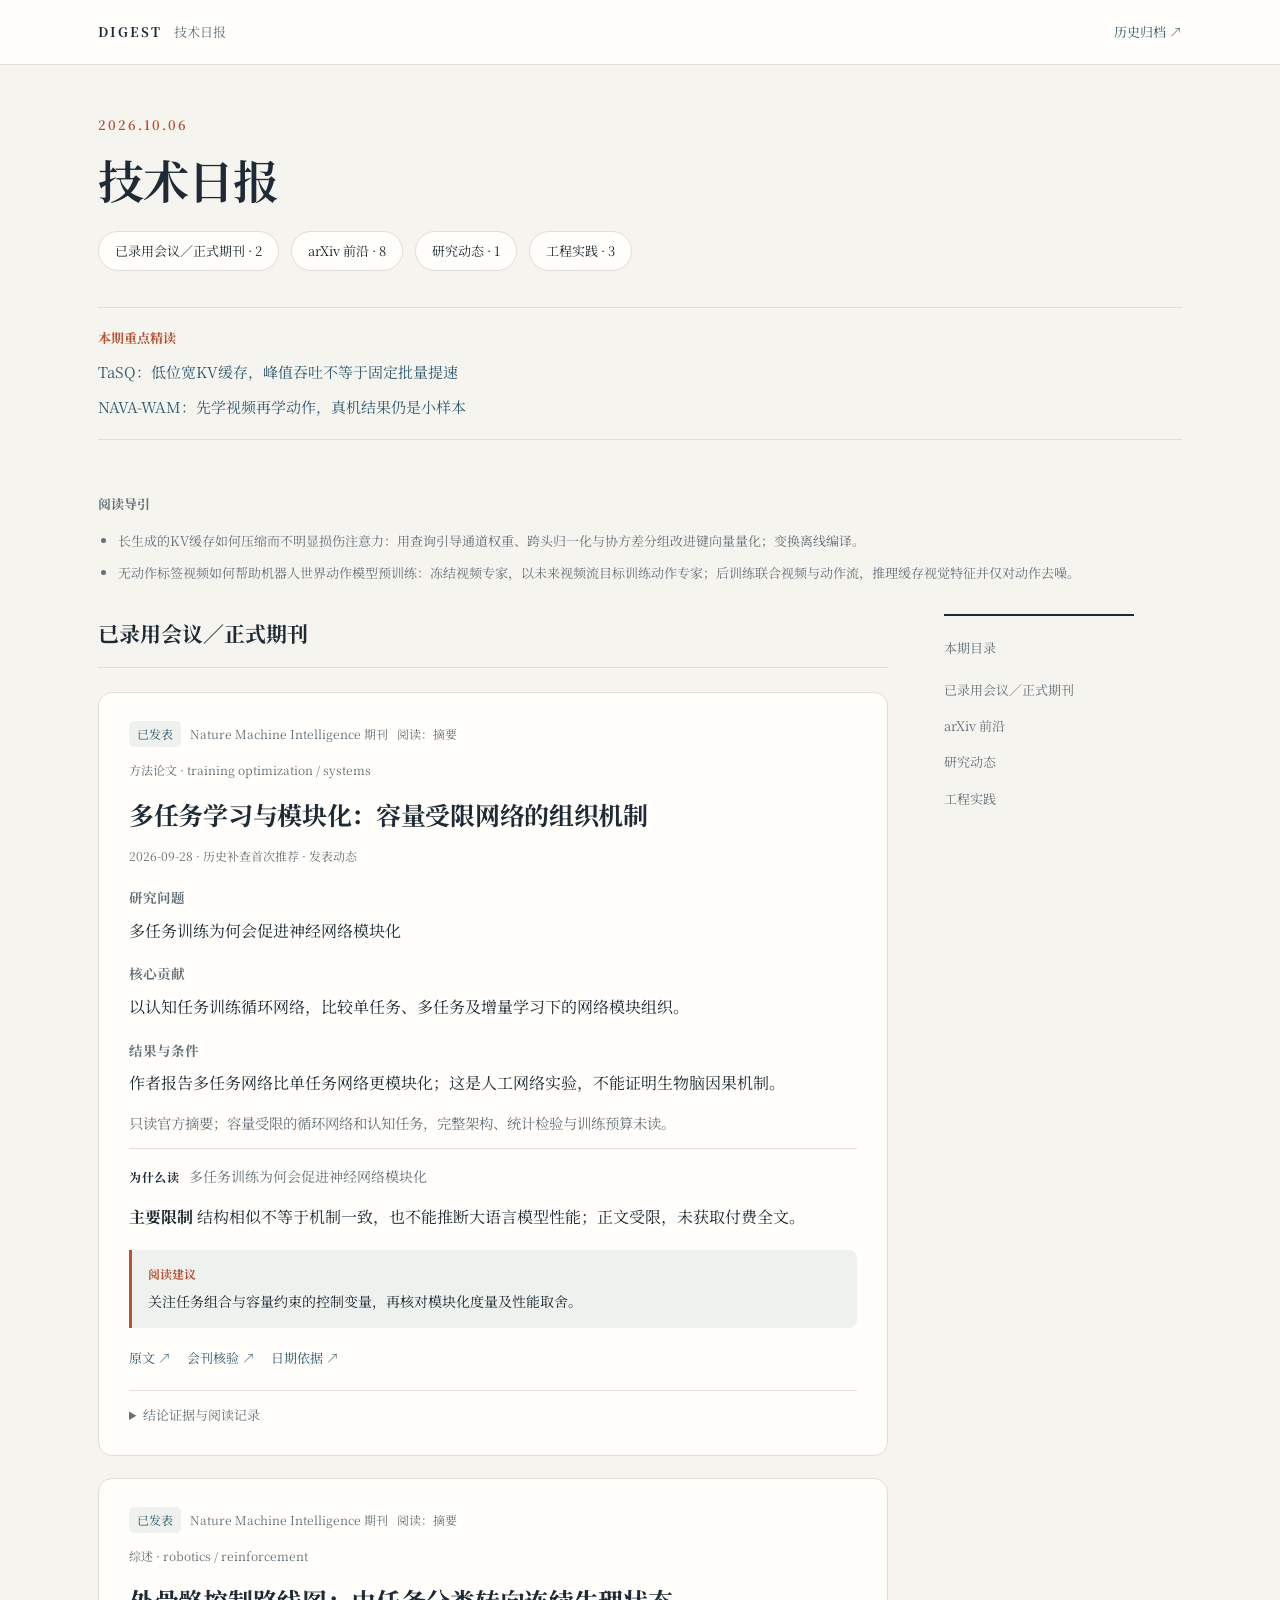
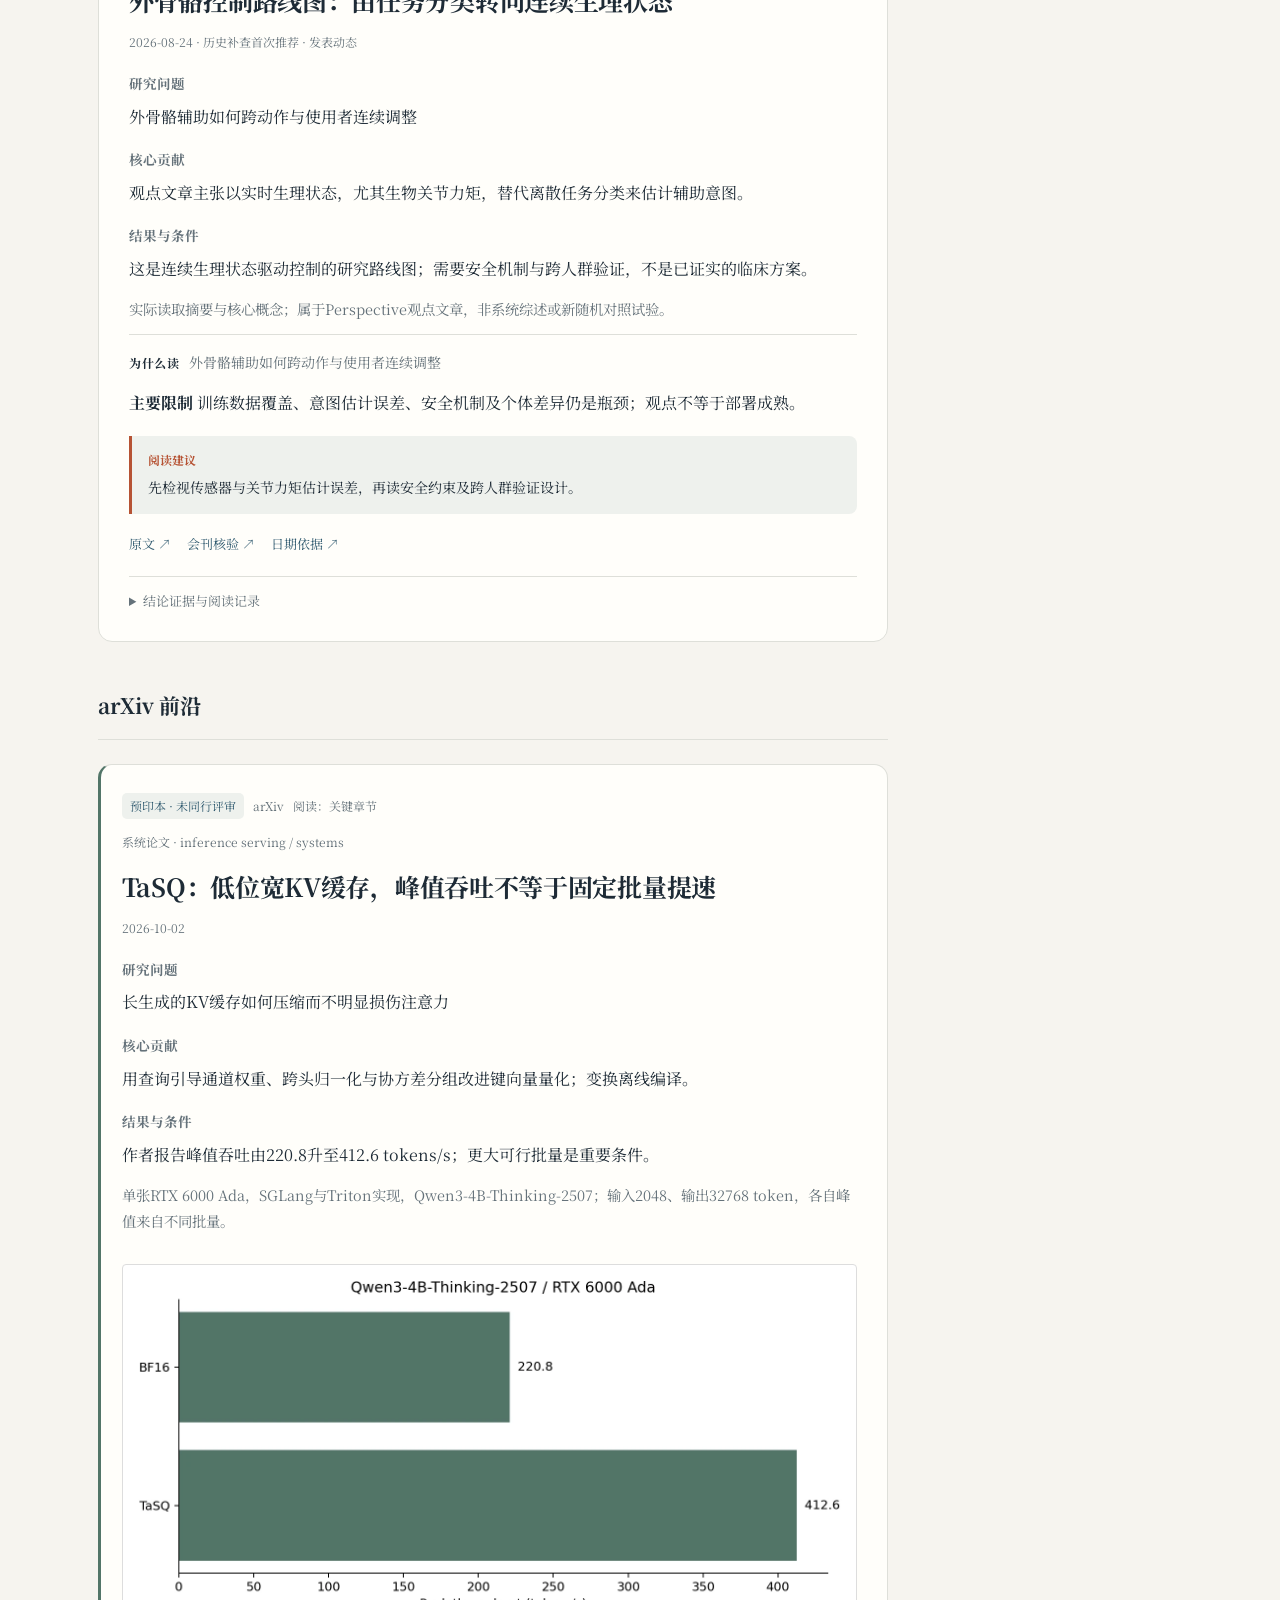
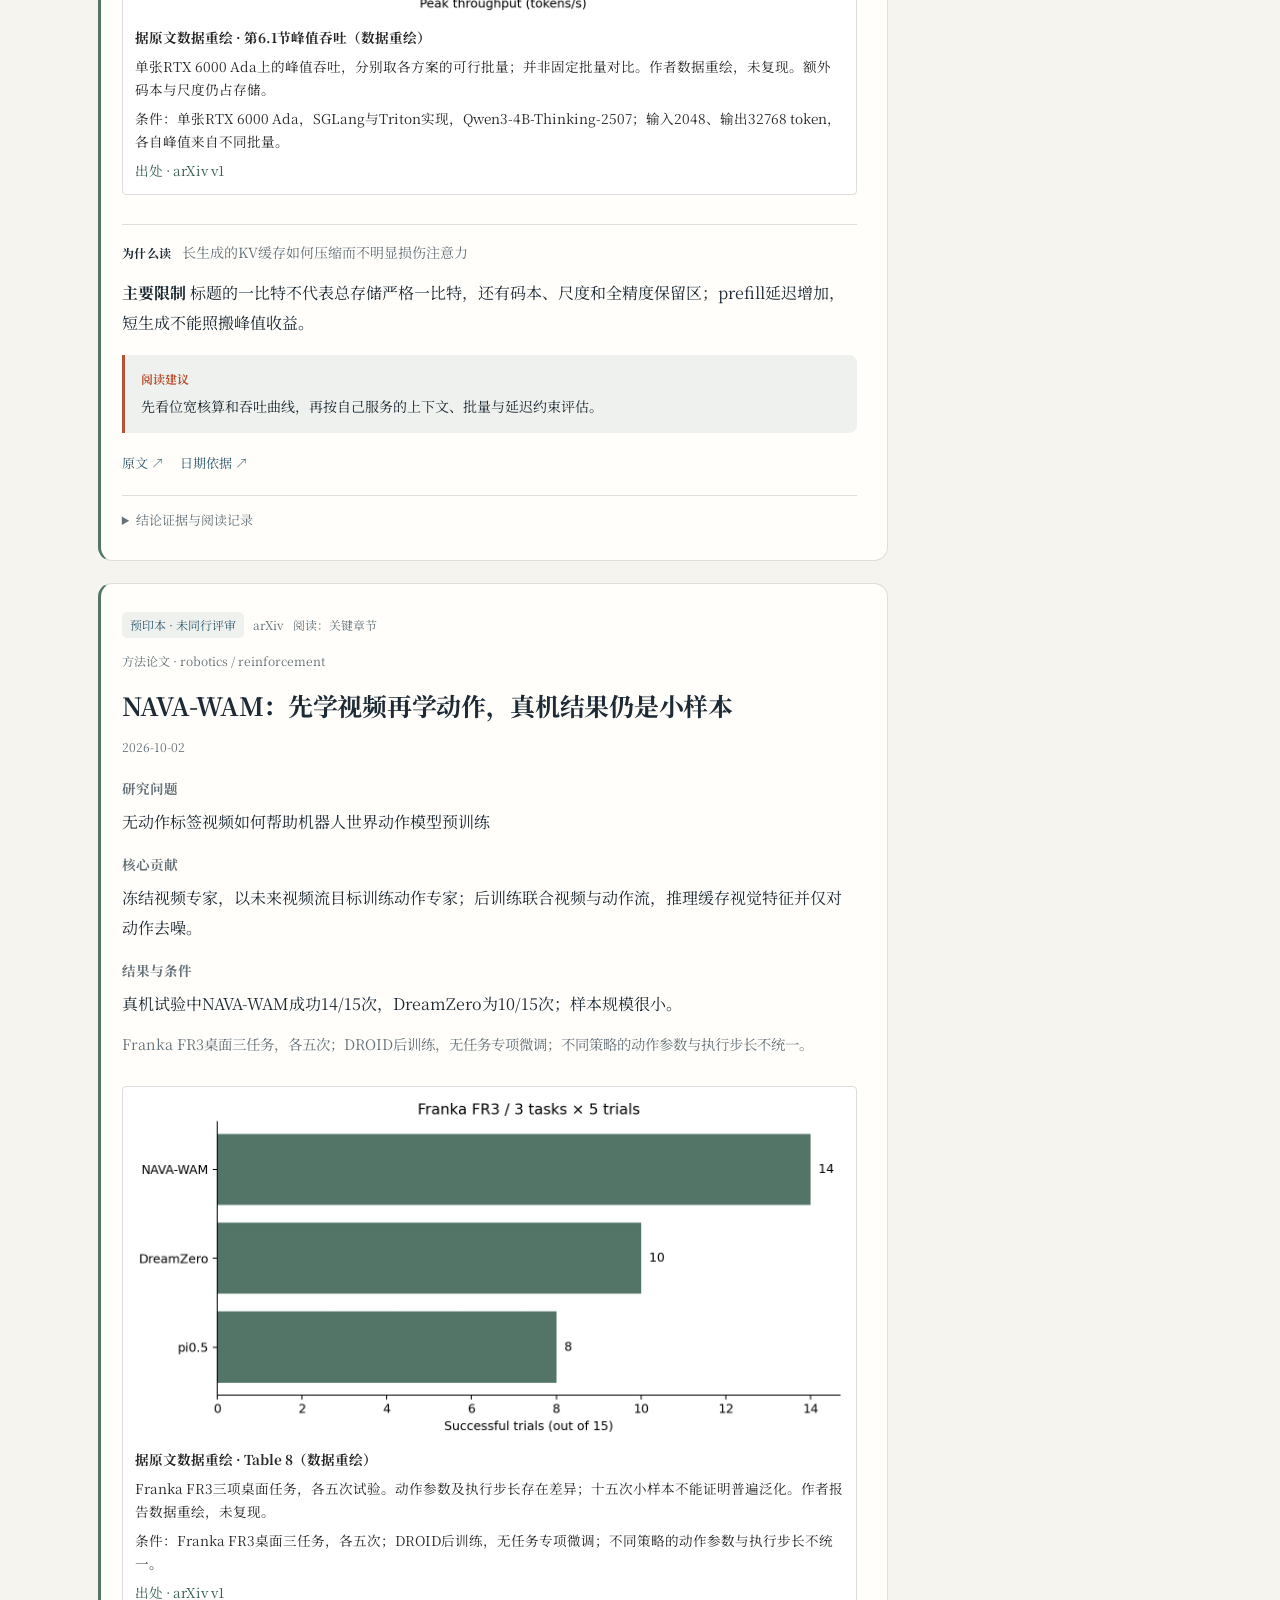
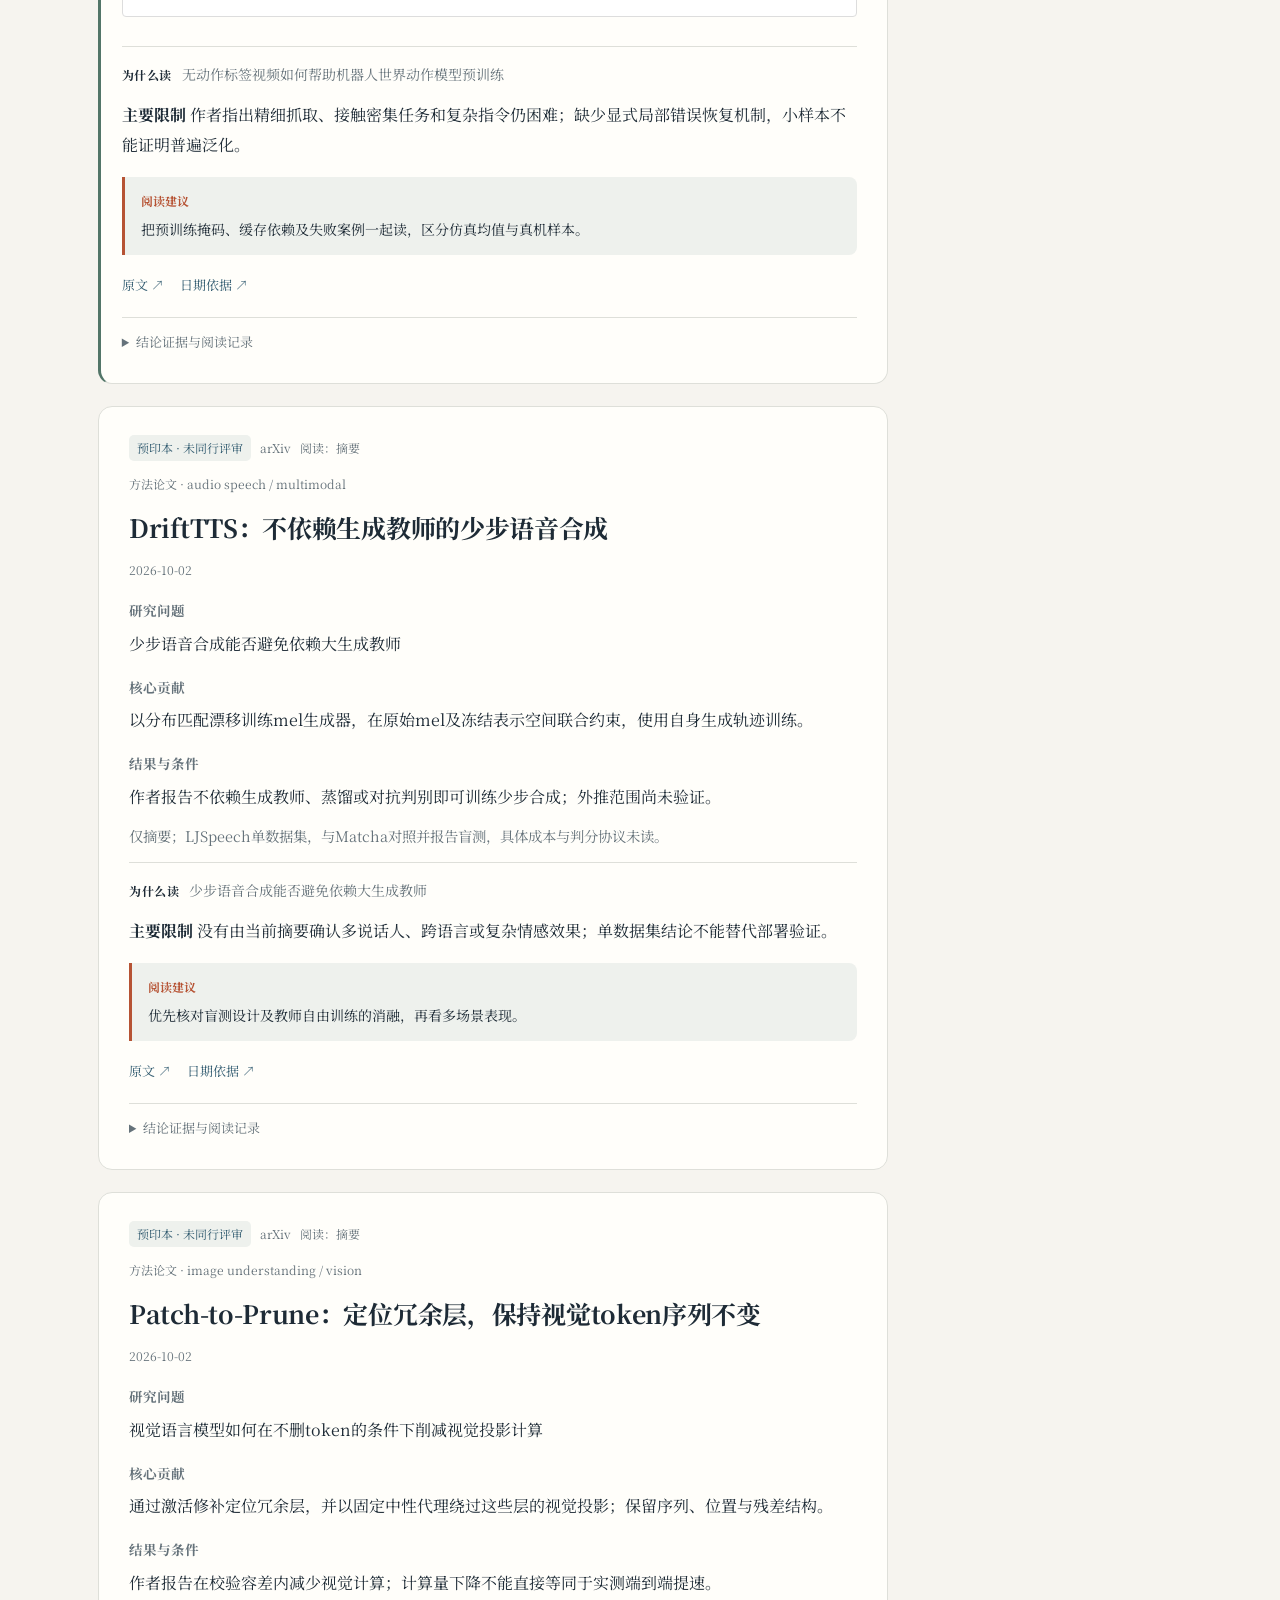
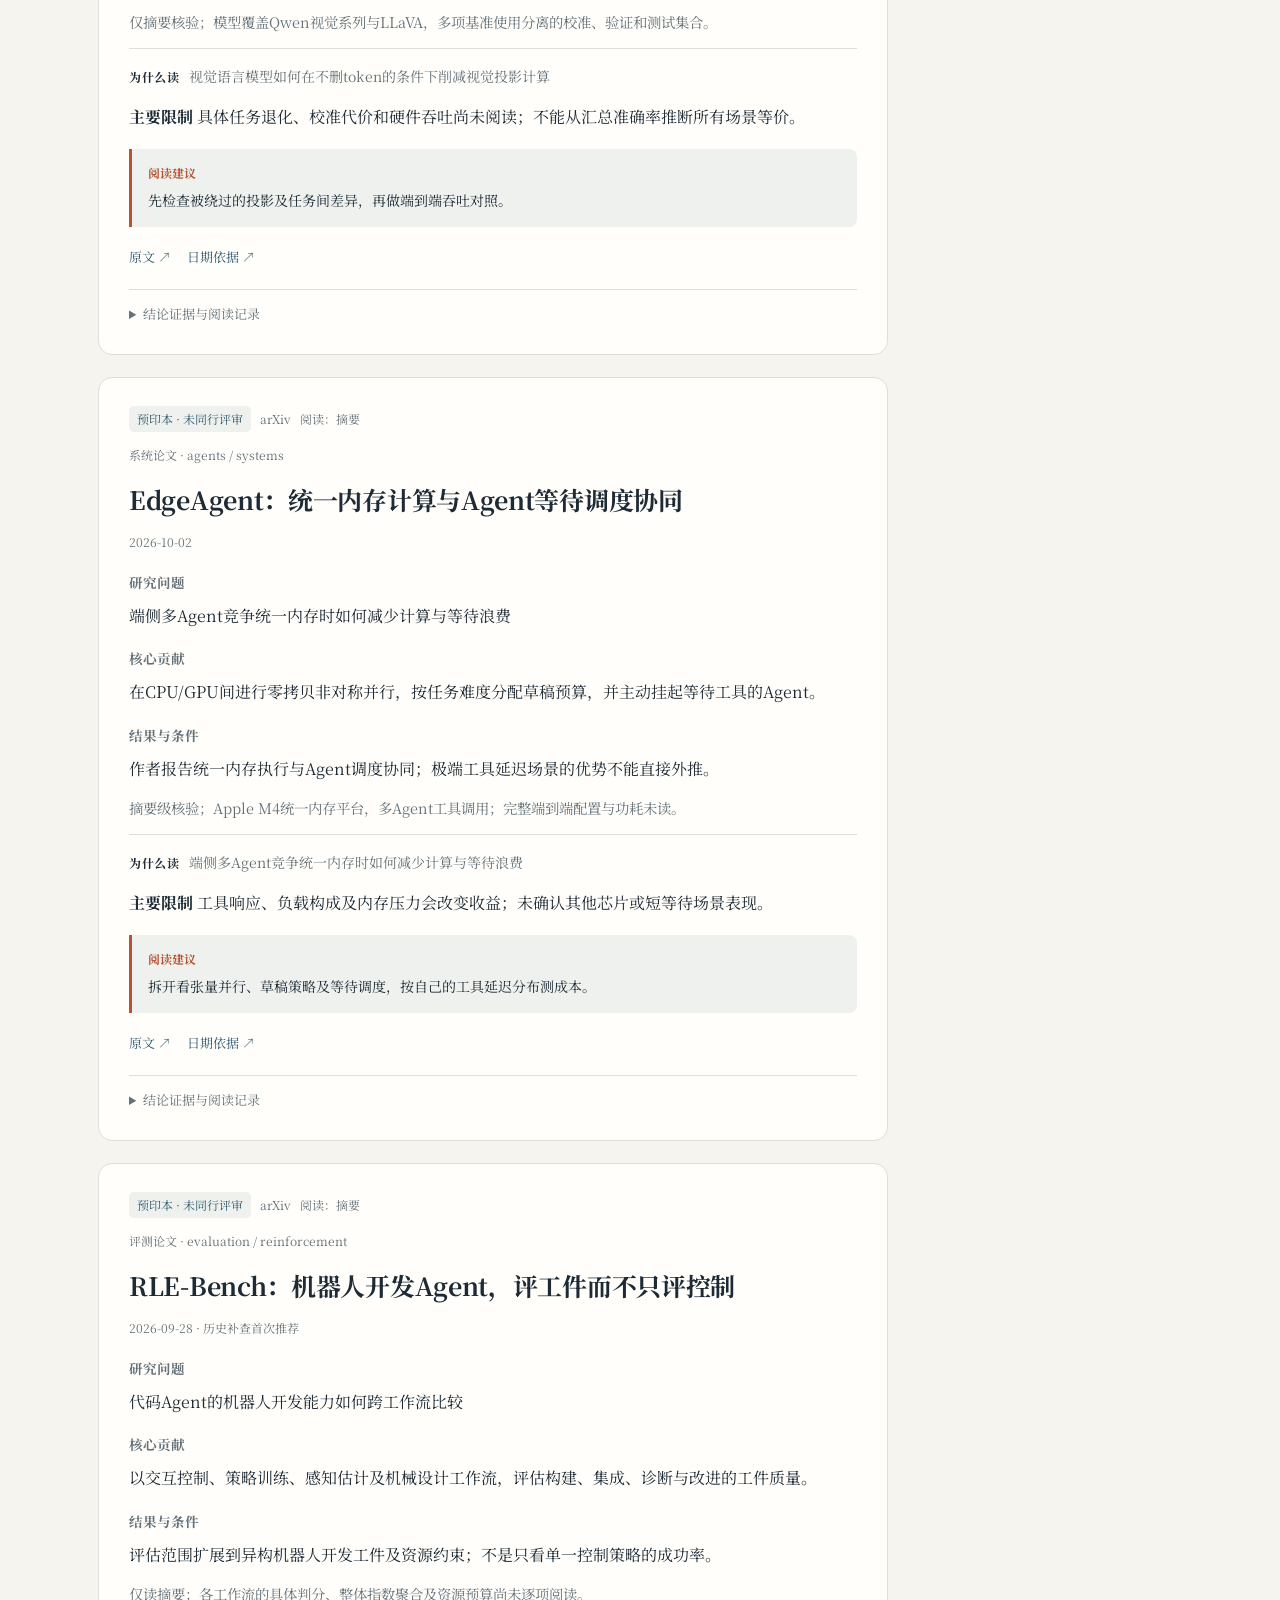
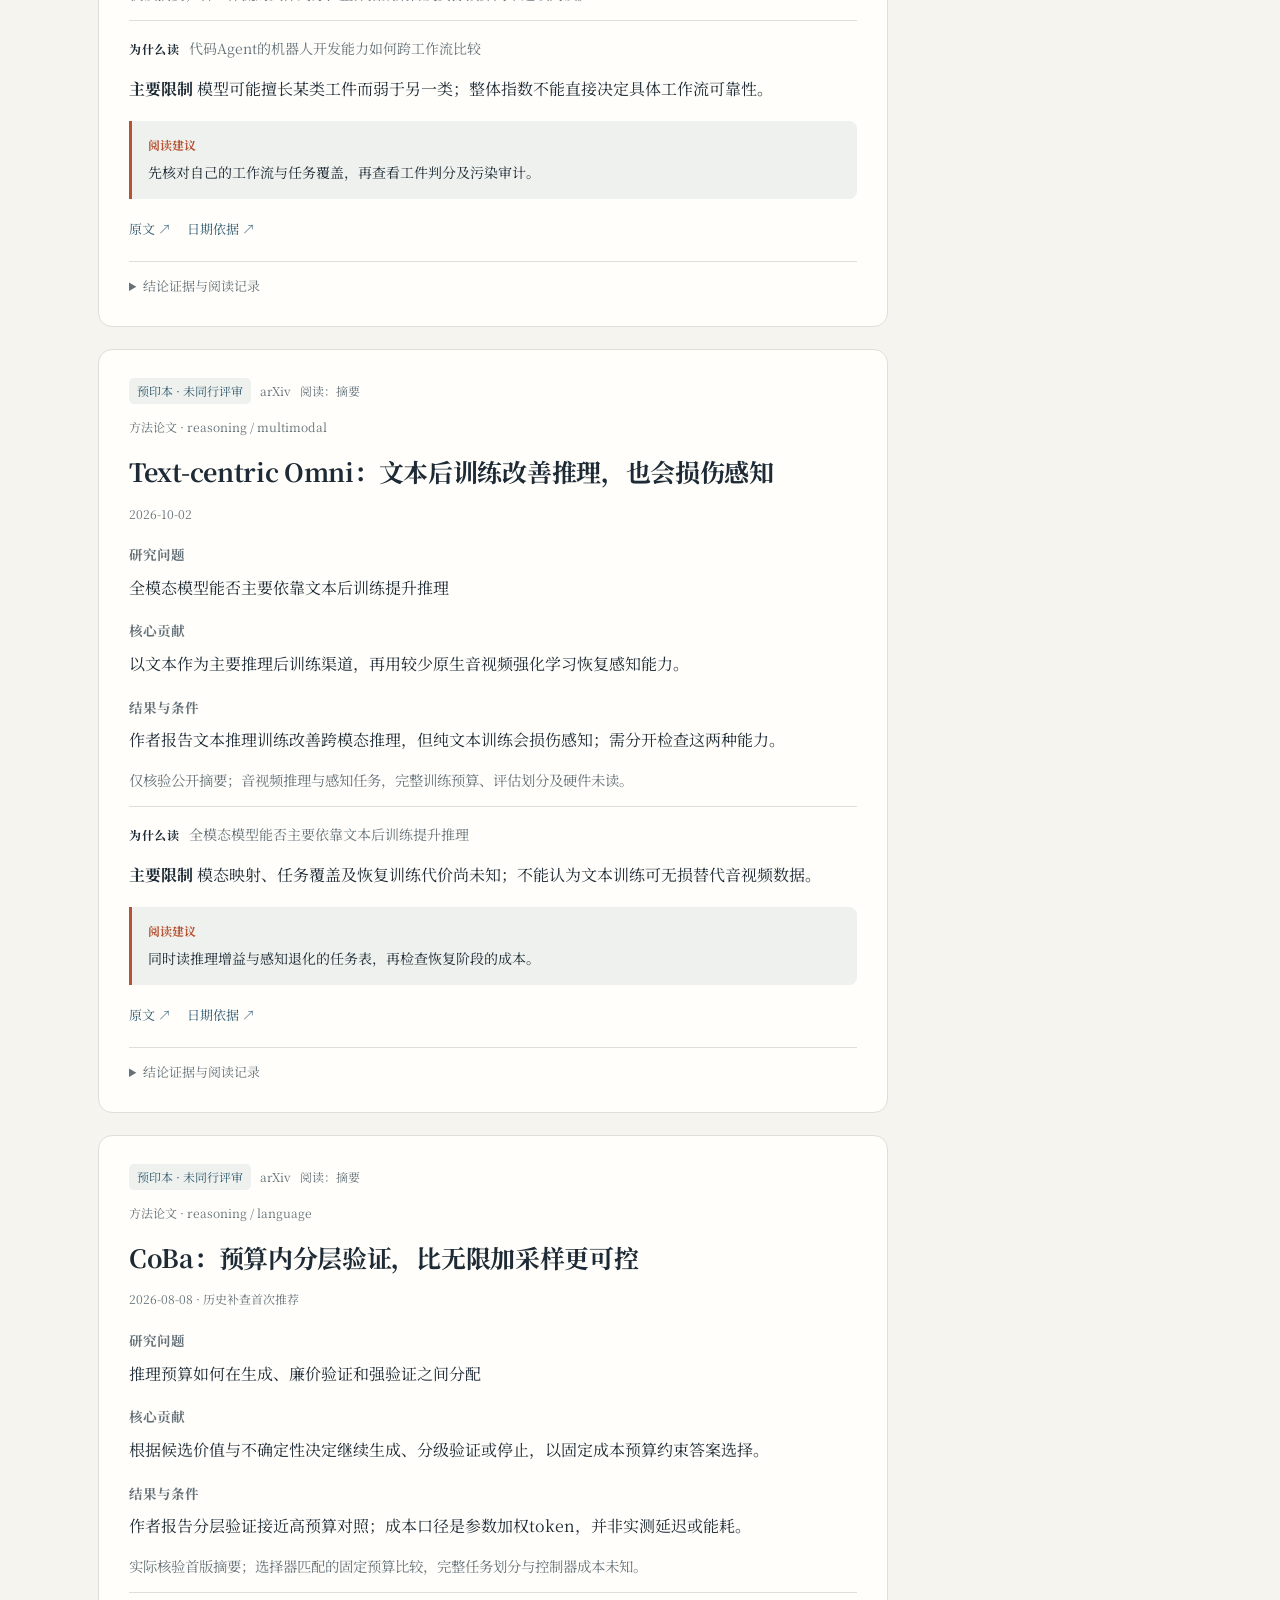
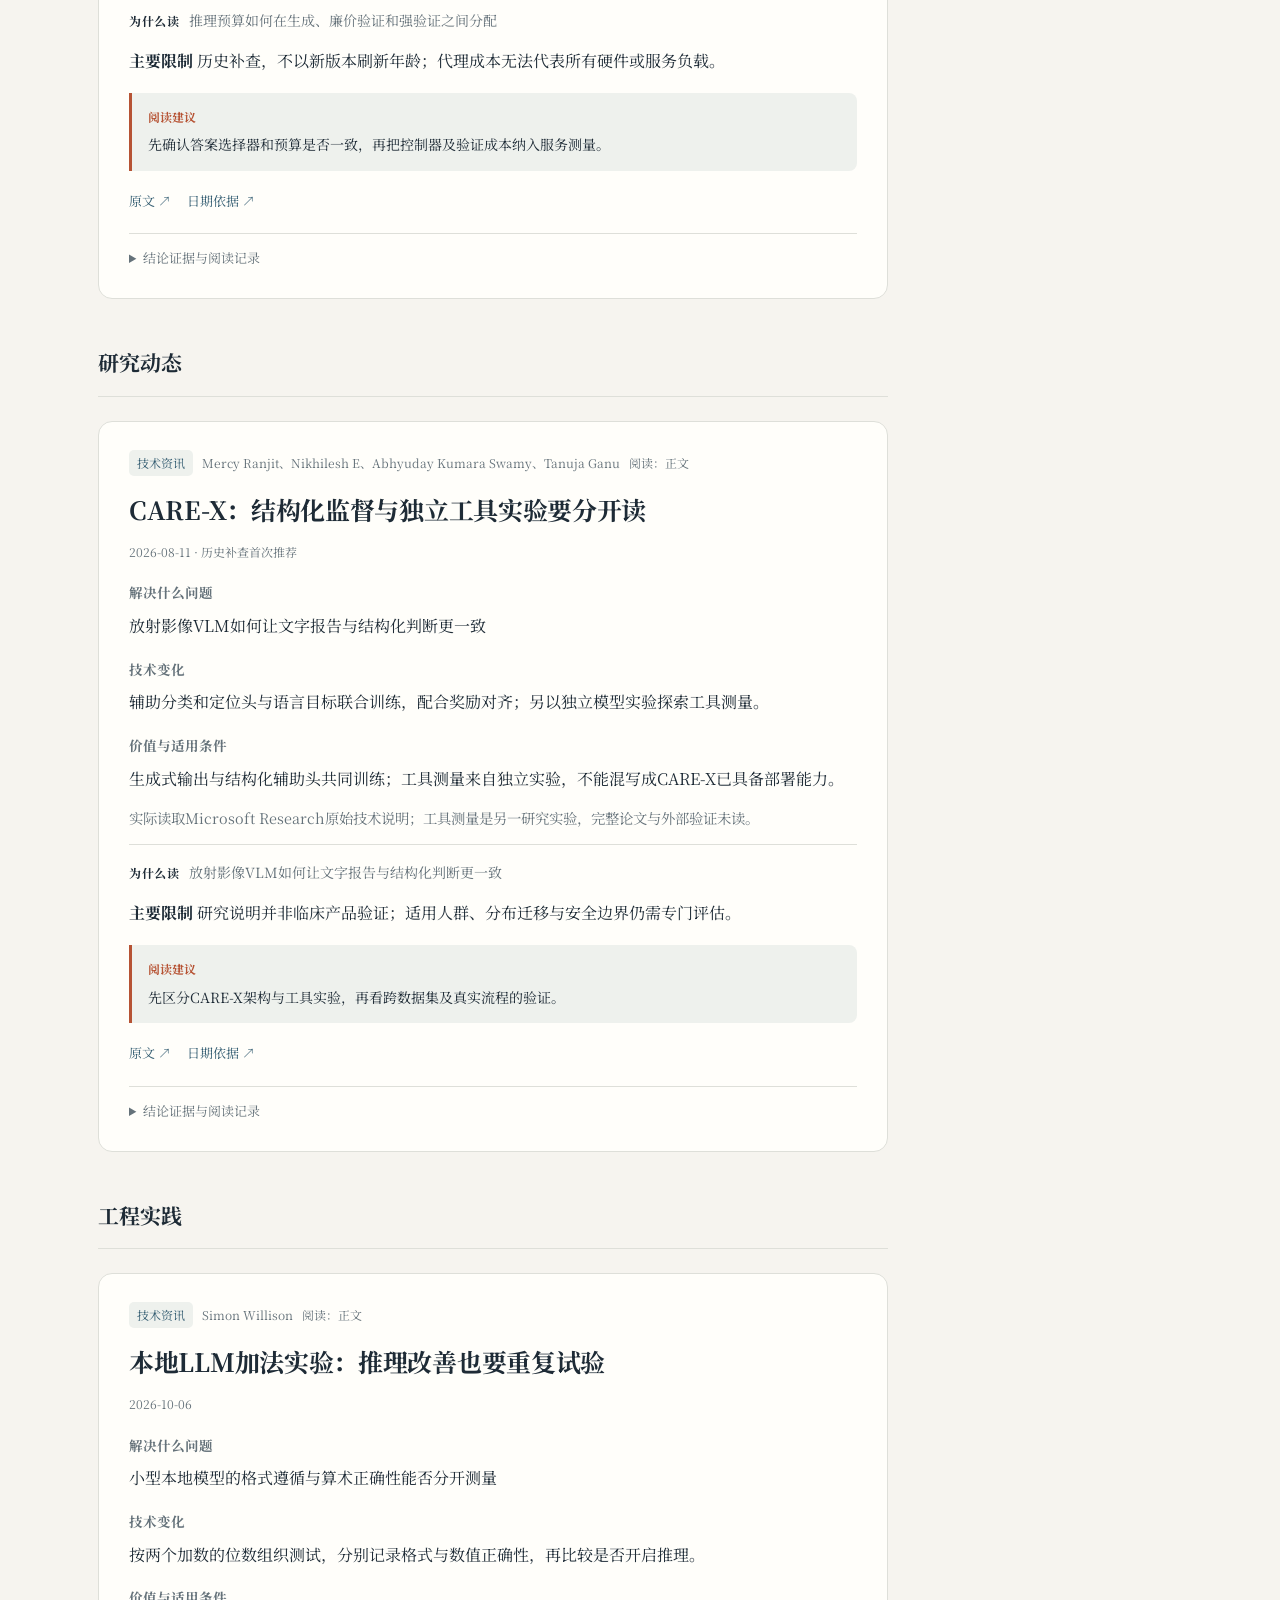
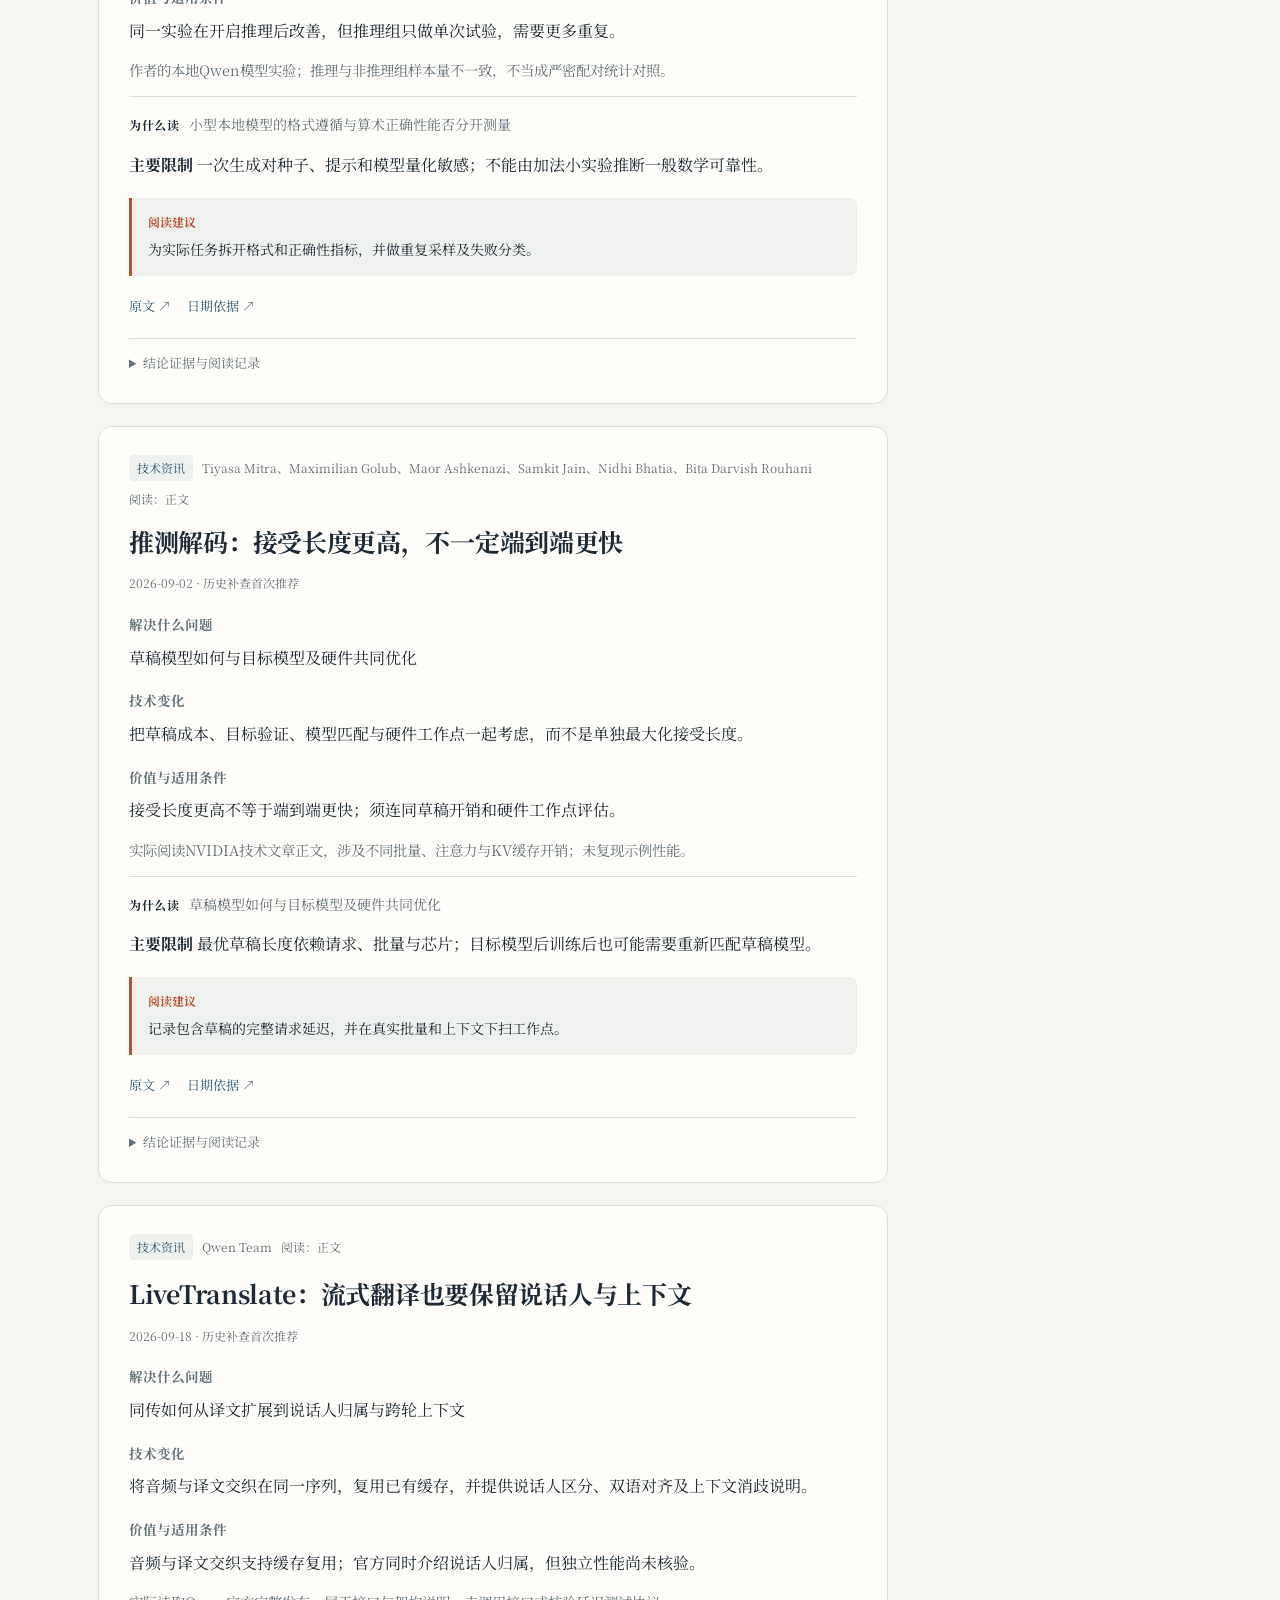
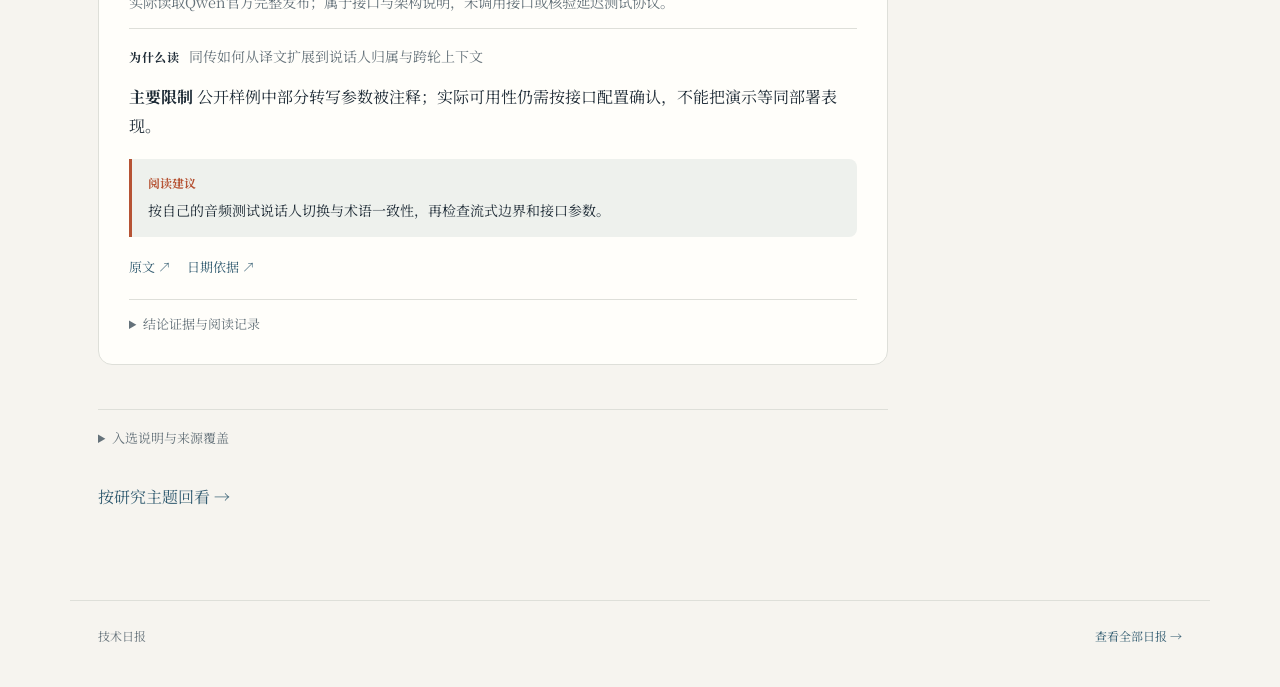
<file: docs/2026-10-06.html>
<!doctype html>
<html lang="zh-CN"><head><meta charset="utf-8"><meta name="viewport" content="width=device-width, initial-scale=1">
<meta name="digest-revision" content="28b807f4e99d7f02394d58dc46bb54883e658077fb448deda5f42f8655e2701c"><title>技术日报 · 2026-10-06</title>
<link rel="stylesheet" href="assets/digest-v3.css?v=84f8b85fc42a"></head><body>
<header><nav><a class="brand" href="index.html">DIGEST<span>技术日报</span></a><a href="index.html">历史归档 ↗</a></nav></header>
<main><div class="masthead"><div class="date">2026.10.06</div><h1>技术日报</h1><div class="tabs"><a href="#peer_reviewed">已录用会议／正式期刊 · 2</a><a href="#arxiv">arXiv 前沿 · 8</a><a href="#news-0">研究动态 · 1</a><a href="#news-1">工程实践 · 3</a></div></div><div class="highlights"><strong>本期重点精读</strong><a href="#item-candidate:4416bb9f3d5fa4f782dda314">TaSQ：低位宽KV缓存，峰值吞吐不等于固定批量提速</a><a href="#item-candidate:7ca61f0dc57fab8f1cc569df">NAVA-WAM：先学视频再学动作，真机结果仍是小样本</a></div><div class="collection"><strong>阅读导引</strong><ul><li>长生成的KV缓存如何压缩而不明显损伤注意力：用查询引导通道权重、跨头归一化与协方差分组改进键向量量化；变换离线编译。</li><li>无动作标签视频如何帮助机器人世界动作模型预训练：冻结视频专家，以未来视频流目标训练动作专家；后训练联合视频与动作流，推理缓存视觉特征并仅对动作去噪。</li></ul></div><div class="layout"><div><section class="section" id="peer_reviewed"><div class="section-title"><h2>已录用会议／正式期刊</h2></div><div id="item-candidate:ec79527bf949574a297e2ed5"><article class="card"><div class="eyebrow"><span class="badge">已发表</span><span>Nature Machine Intelligence 期刊</span><span>阅读：摘要</span></div><p class="meta">方法论文 · training optimization / systems</p><h3><a href="https://www.nature.com/articles/s42256-026-01306-9" rel="noopener noreferrer">多任务学习与模块化：容量受限网络的组织机制</a></h3><div class="meta">2026-09-28 · 历史补查首次推荐 · 发表动态</div><div class="card-fact"><strong>研究问题</strong><p>多任务训练为何会促进神经网络模块化</p></div><div class="card-fact"><strong>核心贡献</strong><p>以认知任务训练循环网络，比较单任务、多任务及增量学习下的网络模块组织。</p></div><div class="card-fact"><strong>结果与条件</strong><p>作者报告多任务网络比单任务网络更模块化；这是人工网络实验，不能证明生物脑因果机制。</p></div><p class="conditions">只读官方摘要；容量受限的循环网络和认知任务，完整架构、统计检验与训练预算未读。</p><p class="value"><strong>为什么读</strong>多任务训练为何会促进神经网络模块化</p><p><strong>主要限制</strong> 结构相似不等于机制一致，也不能推断大语言模型性能；正文受限，未获取付费全文。</p><div class="action"><strong>阅读建议</strong>关注任务组合与容量约束的控制变量，再核对模块化度量及性能取舍。</div><div class="links"><a href="https://www.nature.com/articles/s42256-026-01306-9" rel="noopener noreferrer">原文 ↗</a><a href="https://www.nature.com/articles/s42256-026-01306-9" rel="noopener noreferrer">会刊核验 ↗</a><a href="https://www.nature.com/articles/s42256-026-01306-9" rel="noopener noreferrer">日期依据 ↗</a></div><details><summary>结论证据与阅读记录</summary><ul><li>作者报告多任务网络比单任务网络更模块化；这是人工网络实验，不能证明生物脑因果机制。 · <a href="https://www.nature.com/articles/s42256-026-01306-9" rel="noopener noreferrer">Abstract多任务与单任务比较</a><br><small>multitask learning paradigms enhance network modularity compared with single-task training</small></li></ul><dl><dt>作者报告多任务网络比单任务网络更模块化；这是人工网络实验，不能证明生物脑因果机制。</dt><dd>指标：作者报告的机制及方向性结果；比较：按文中比较范围；尚未读取的设置不推断；条件：只读官方摘要；容量受限的循环网络和认知任务，完整架构、统计检验与训练预算未读。<br>Abstract多任务与单任务比较直接支持该机制或比较；只读官方摘要；容量受限的循环网络和认知任务，完整架构、统计检验与训练预算未读。</dd></dl><dl><dt>方法机制</dt><dd>任务与容量约束下训练循环网络，比较模块化组织</dd><dt>比较基线</dt><dd>单任务训练、空间约束网络；完整匹配设置未读</dd><dt>消融与归因</dt><dd>摘要提及容量限制与增量学习，具体消融和统计未读</dd></dl><p>发现渠道：Nature Machine Intelligence</p></details></article></div><div id="item-candidate:e4301d9e36ce779a413ee998"><article class="card"><div class="eyebrow"><span class="badge">已发表</span><span>Nature Machine Intelligence 期刊</span><span>阅读：摘要</span></div><p class="meta">综述 · robotics / reinforcement</p><h3><a href="https://www.nature.com/articles/s42256-026-01297-7" rel="noopener noreferrer">外骨骼控制路线图：由任务分类转向连续生理状态</a></h3><div class="meta">2026-08-24 · 历史补查首次推荐 · 发表动态</div><div class="card-fact"><strong>研究问题</strong><p>外骨骼辅助如何跨动作与使用者连续调整</p></div><div class="card-fact"><strong>核心贡献</strong><p>观点文章主张以实时生理状态，尤其生物关节力矩，替代离散任务分类来估计辅助意图。</p></div><div class="card-fact"><strong>结果与条件</strong><p>这是连续生理状态驱动控制的研究路线图；需要安全机制与跨人群验证，不是已证实的临床方案。</p></div><p class="conditions">实际读取摘要与核心概念；属于Perspective观点文章，非系统综述或新随机对照试验。</p><p class="value"><strong>为什么读</strong>外骨骼辅助如何跨动作与使用者连续调整</p><p><strong>主要限制</strong> 训练数据覆盖、意图估计误差、安全机制及个体差异仍是瓶颈；观点不等于部署成熟。</p><div class="action"><strong>阅读建议</strong>先检视传感器与关节力矩估计误差，再读安全约束及跨人群验证设计。</div><div class="links"><a href="https://www.nature.com/articles/s42256-026-01297-7" rel="noopener noreferrer">原文 ↗</a><a href="https://www.nature.com/articles/s42256-026-01297-7" rel="noopener noreferrer">会刊核验 ↗</a><a href="https://www.nature.com/articles/s42256-026-01297-7" rel="noopener noreferrer">日期依据 ↗</a></div><details><summary>结论证据与阅读记录</summary><ul><li>这是连续生理状态驱动控制的研究路线图；需要安全机制与跨人群验证，不是已证实的临床方案。 · <a href="https://www.nature.com/articles/s42256-026-01297-7" rel="noopener noreferrer">Abstract核心概念及未来研究边界</a><br><small>real-time estimates of physiological state—specifically, biological joint moments; incorporate safety mechanisms</small></li></ul><dl><dt>这是连续生理状态驱动控制的研究路线图；需要安全机制与跨人群验证，不是已证实的临床方案。</dt><dd>指标：作者报告的机制及方向性结果；比较：按文中比较范围；尚未读取的设置不推断；条件：实际读取摘要与核心概念；属于Perspective观点文章，非系统综述或新随机对照试验。<br>Abstract核心概念及未来研究边界直接支持该机制或比较；实际读取摘要与核心概念；属于Perspective观点文章，非系统综述或新随机对照试验。</dd></dl><dl><dt>检索范围</dt><dd>Perspective观点与路线图，非系统检索综述</dd><dt>纳入标准</dt><dd>未披露系统性纳入标准，不冒充系统综述</dd><dt>覆盖缺口</dt><dd>数据、不同使用者与设备、安全机制尚待验证</dd></dl><p>发现渠道：Nature Machine Intelligence</p></details></article></div></section><section class="section" id="arxiv"><div class="section-title"><h2>arXiv 前沿</h2></div><div id="item-candidate:4416bb9f3d5fa4f782dda314"><article class="card focus-card"><div class="eyebrow"><span class="badge">预印本 · 未同行评审</span><span>arXiv </span><span>阅读：关键章节</span></div><p class="meta">系统论文 · inference serving / systems</p><h3><a href="https://arxiv.org/abs/2610.03027v1" rel="noopener noreferrer">TaSQ：低位宽KV缓存，峰值吞吐不等于固定批量提速</a></h3><div class="meta">2026-10-02</div><div class="card-fact"><strong>研究问题</strong><p>长生成的KV缓存如何压缩而不明显损伤注意力</p></div><div class="card-fact"><strong>核心贡献</strong><p>用查询引导通道权重、跨头归一化与协方差分组改进键向量量化；变换离线编译。</p></div><div class="card-fact"><strong>结果与条件</strong><p>作者报告峰值吞吐由220.8升至412.6 tokens/s；更大可行批量是重要条件。</p></div><p class="conditions">单张RTX 6000 Ada，SGLang与Triton实现，Qwen3-4B-Thinking-2507；输入2048、输出32768 token，各自峰值来自不同批量。</p><figure class="paper-figure"><a href="assets/figures/e5a206b979d9bb4991b97c047830bd19cefd26473bae44fff0c1eafabdd0c6c8.webp" target="_blank" rel="noopener"><img src="assets/figures/e5a206b979d9bb4991b97c047830bd19cefd26473bae44fff0c1eafabdd0c6c8.webp" width="1440" height="684" loading="lazy" decoding="async" alt="BF16与TaSQ在不同可行批量下的峰值吞吐对比"></a><figcaption><strong>据原文数据重绘 · 第6.1节峰值吞吐（数据重绘）</strong><p>单张RTX 6000 Ada上的峰值吞吐，分别取各方案的可行批量；并非固定批量对比。作者数据重绘，未复现。额外码本与尺度仍占存储。</p><p>条件：单张RTX 6000 Ada，SGLang与Triton实现，Qwen3-4B-Thinking-2507；输入2048、输出32768 token，各自峰值来自不同批量。</p><a href="https://arxiv.org/html/2610.03027v1" rel="noopener noreferrer">出处 · arXiv v1</a></figcaption></figure><p class="value"><strong>为什么读</strong>长生成的KV缓存如何压缩而不明显损伤注意力</p><p><strong>主要限制</strong> 标题的一比特不代表总存储严格一比特，还有码本、尺度和全精度保留区；prefill延迟增加，短生成不能照搬峰值收益。</p><div class="action"><strong>阅读建议</strong>先看位宽核算和吞吐曲线，再按自己服务的上下文、批量与延迟约束评估。</div><div class="links"><a href="https://arxiv.org/abs/2610.03027v1" rel="noopener noreferrer">原文 ↗</a><a href="https://arxiv.org/abs/2610.03027v1" rel="noopener noreferrer">日期依据 ↗</a></div><details><summary>结论证据与阅读记录</summary><ul><li>作者报告峰值吞吐由220.8升至412.6 tokens/s；更大可行批量是重要条件。 · <a href="https://arxiv.org/html/2610.03027v1" rel="noopener noreferrer">第6.1节峰值吞吐与Figure 4(a)；第5.1节位宽核算</a><br><small>peak throughput from 220.8 to 412.6 tokens/s</small></li></ul><dl><dt>作者报告峰值吞吐由220.8升至412.6 tokens/s；更大可行批量是重要条件。</dt><dd>指标：峰值吞吐 tokens/s；比较：同一服务栈的BF16与TaSQ，各自最优可行批量；条件：单张RTX 6000 Ada，SGLang与Triton实现，Qwen3-4B-Thinking-2507；输入2048、输出32768 token，各自峰值来自不同批量。<br>第6.1节明确报告220.8与412.6 tokens/s；同段说明显著增加可行批量，因此该结果是峰值服务能力，不是固定批量的延迟对照。</dd></dl><dl><dt>工作负载</dt><dd>长生成，输入2048、输出32768 token</dd><dt>硬件与配置</dt><dd>单RTX 6000 Ada，SGLang/Triton；Qwen3-4B-Thinking-2507</dd><dt>比较公平性</dt><dd>BF16与量化实现共用服务栈；峰值批量不同，不能说固定批量翻倍</dd><dt>成本与代价</dt><dd>离线量化校准与码本开销，prefill延迟增加</dd></dl><p>第4节查询权重、跨头归一化与协方差分组；第5节实验设置与Tables 1–3、第6.1节效率及6.2节消融；无独立局限章节；实际检查第5.1节额外位宽与第6.1节prefill及批量约束</p><p>发现渠道：arXiv</p></details></article></div><div id="item-candidate:7ca61f0dc57fab8f1cc569df"><article class="card focus-card"><div class="eyebrow"><span class="badge">预印本 · 未同行评审</span><span>arXiv </span><span>阅读：关键章节</span></div><p class="meta">方法论文 · robotics / reinforcement</p><h3><a href="https://arxiv.org/abs/2610.03391v1" rel="noopener noreferrer">NAVA-WAM：先学视频再学动作，真机结果仍是小样本</a></h3><div class="meta">2026-10-02</div><div class="card-fact"><strong>研究问题</strong><p>无动作标签视频如何帮助机器人世界动作模型预训练</p></div><div class="card-fact"><strong>核心贡献</strong><p>冻结视频专家，以未来视频流目标训练动作专家；后训练联合视频与动作流，推理缓存视觉特征并仅对动作去噪。</p></div><div class="card-fact"><strong>结果与条件</strong><p>真机试验中NAVA-WAM成功14/15次，DreamZero为10/15次；样本规模很小。</p></div><p class="conditions">Franka FR3桌面三任务，各五次；DROID后训练，无任务专项微调；不同策略的动作参数与执行步长不统一。</p><figure class="paper-figure"><a href="assets/figures/08a07ee3ec0d01f06a45c43de2f6ad2c5d238c5de66a35c7ae11b67a546ab61e.webp" target="_blank" rel="noopener"><img src="assets/figures/08a07ee3ec0d01f06a45c43de2f6ad2c5d238c5de66a35c7ae11b67a546ab61e.webp" width="1440" height="684" loading="lazy" decoding="async" alt="NAVA-WAM、DreamZero和π0.5的十五次真机试验成功次数"></a><figcaption><strong>据原文数据重绘 · Table 8（数据重绘）</strong><p>Franka FR3三项桌面任务，各五次试验。动作参数及执行步长存在差异；十五次小样本不能证明普遍泛化。作者报告数据重绘，未复现。</p><p>条件：Franka FR3桌面三任务，各五次；DROID后训练，无任务专项微调；不同策略的动作参数与执行步长不统一。</p><a href="https://arxiv.org/html/2610.03391v1" rel="noopener noreferrer">出处 · arXiv v1</a></figcaption></figure><p class="value"><strong>为什么读</strong>无动作标签视频如何帮助机器人世界动作模型预训练</p><p><strong>主要限制</strong> 作者指出精细抓取、接触密集任务和复杂指令仍困难；缺少显式局部错误恢复机制，小样本不能证明普遍泛化。</p><div class="action"><strong>阅读建议</strong>把预训练掩码、缓存依赖及失败案例一起读，区分仿真均值与真机样本。</div><div class="links"><a href="https://arxiv.org/abs/2610.03391v1" rel="noopener noreferrer">原文 ↗</a><a href="https://arxiv.org/abs/2610.03391v1" rel="noopener noreferrer">日期依据 ↗</a></div><details><summary>结论证据与阅读记录</summary><ul><li>真机试验中NAVA-WAM成功14/15次，DreamZero为10/15次；样本规模很小。 · <a href="https://arxiv.org/html/2610.03391v1" rel="noopener noreferrer">Appendix C.5与Table 8真机结果；Appendix D局限</a><br><small>14 of 15 trials; 10/15; 8/15</small></li></ul><dl><dt>真机试验中NAVA-WAM成功14/15次，DreamZero为10/15次；样本规模很小。</dt><dd>指标：真机成功次数/试验次数；比较：DreamZero与π0.5；三任务各五次，同一机器人，但动作执行设置不同；条件：Franka FR3桌面三任务，各五次；DROID后训练，无任务专项微调；不同策略的动作参数与执行步长不统一。<br>Appendix C.5正文与Table 8明确给出14/15、10/15及8/15；只能支持这组小样本试验，不足以支持普遍部署优势。</dd></dl><dl><dt>方法机制</dt><dd>冻结Video DiT，通过未来视频流反传训练Action DiT；非对称注意力允许视觉缓存与动作独立去噪</dd><dt>比较基线</dt><dd>DreamZero及π0.5；真机动作参数化与执行步长不同，非完全资源匹配</dd><dt>消融与归因</dt><dd>第4.3节与Table 2比较预训练方式及动作标签预算</dd></dl><p>第3.1–3.3节预训练、联合后训练与缓存推理；第4.1–4.3节仿真与消融、Appendix C.5真机及Table 8；Appendix D精细接触、复杂指令与局部错误恢复；C.5仅十五次真机试验</p><p>发现渠道：arXiv / HF Daily Papers</p></details></article></div><div id="item-candidate:25914afe88bc926f800cce8b"><article class="card"><div class="eyebrow"><span class="badge">预印本 · 未同行评审</span><span>arXiv </span><span>阅读：摘要</span></div><p class="meta">方法论文 · audio speech / multimodal</p><h3><a href="https://arxiv.org/abs/2610.03390v1" rel="noopener noreferrer">DriftTTS：不依赖生成教师的少步语音合成</a></h3><div class="meta">2026-10-02</div><div class="card-fact"><strong>研究问题</strong><p>少步语音合成能否避免依赖大生成教师</p></div><div class="card-fact"><strong>核心贡献</strong><p>以分布匹配漂移训练mel生成器，在原始mel及冻结表示空间联合约束，使用自身生成轨迹训练。</p></div><div class="card-fact"><strong>结果与条件</strong><p>作者报告不依赖生成教师、蒸馏或对抗判别即可训练少步合成；外推范围尚未验证。</p></div><p class="conditions">仅摘要；LJSpeech单数据集，与Matcha对照并报告盲测，具体成本与判分协议未读。</p><p class="value"><strong>为什么读</strong>少步语音合成能否避免依赖大生成教师</p><p><strong>主要限制</strong> 没有由当前摘要确认多说话人、跨语言或复杂情感效果；单数据集结论不能替代部署验证。</p><div class="action"><strong>阅读建议</strong>优先核对盲测设计及教师自由训练的消融，再看多场景表现。</div><div class="links"><a href="https://arxiv.org/abs/2610.03390v1" rel="noopener noreferrer">原文 ↗</a><a href="https://arxiv.org/abs/2610.03390v1" rel="noopener noreferrer">日期依据 ↗</a></div><details><summary>结论证据与阅读记录</summary><ul><li>作者报告不依赖生成教师、蒸馏或对抗判别即可训练少步合成；外推范围尚未验证。 · <a href="https://arxiv.org/abs/2610.03390v1" rel="noopener noreferrer">Abstract训练方式</a><br><small>trained without a generative teacher, distillation, or adversarial discrimination</small></li></ul><dl><dt>作者报告不依赖生成教师、蒸馏或对抗判别即可训练少步合成；外推范围尚未验证。</dt><dd>指标：作者报告的机制及方向性结果；比较：按文中比较范围；尚未读取的设置不推断；条件：仅摘要；LJSpeech单数据集，与Matcha对照并报告盲测，具体成本与判分协议未读。<br>Abstract训练方式直接支持该机制或比较；仅摘要；LJSpeech单数据集，与Matcha对照并报告盲测，具体成本与判分协议未读。</dd></dl><dl><dt>方法机制</dt><dd>mel与冻结MAE空间分布匹配漂移，使用自身生成轨迹</dd><dt>比较基线</dt><dd>Matcha；完整计算匹配条件未读</dd><dt>消融与归因</dt><dd>摘要未披露具体消融配置</dd></dl><p>发现渠道：arXiv</p></details></article></div><div id="item-candidate:2c3d1964c971d2a25179a228"><article class="card"><div class="eyebrow"><span class="badge">预印本 · 未同行评审</span><span>arXiv </span><span>阅读：摘要</span></div><p class="meta">方法论文 · image understanding / vision</p><h3><a href="https://arxiv.org/abs/2610.03389v1" rel="noopener noreferrer">Patch-to-Prune：定位冗余层，保持视觉token序列不变</a></h3><div class="meta">2026-10-02</div><div class="card-fact"><strong>研究问题</strong><p>视觉语言模型如何在不删token的条件下削减视觉投影计算</p></div><div class="card-fact"><strong>核心贡献</strong><p>通过激活修补定位冗余层，并以固定中性代理绕过这些层的视觉投影；保留序列、位置与残差结构。</p></div><div class="card-fact"><strong>结果与条件</strong><p>作者报告在校验容差内减少视觉计算；计算量下降不能直接等同于实测端到端提速。</p></div><p class="conditions">仅摘要核验；模型覆盖Qwen视觉系列与LLaVA，多项基准使用分离的校准、验证和测试集合。</p><p class="value"><strong>为什么读</strong>视觉语言模型如何在不删token的条件下削减视觉投影计算</p><p><strong>主要限制</strong> 具体任务退化、校准代价和硬件吞吐尚未阅读；不能从汇总准确率推断所有场景等价。</p><div class="action"><strong>阅读建议</strong>先检查被绕过的投影及任务间差异，再做端到端吞吐对照。</div><div class="links"><a href="https://arxiv.org/abs/2610.03389v1" rel="noopener noreferrer">原文 ↗</a><a href="https://arxiv.org/abs/2610.03389v1" rel="noopener noreferrer">日期依据 ↗</a></div><details><summary>结论证据与阅读记录</summary><ul><li>作者报告在校验容差内减少视觉计算；计算量下降不能直接等同于实测端到端提速。 · <a href="https://arxiv.org/abs/2610.03389v1" rel="noopener noreferrer">Abstract机制描述</a><br><small>preserving sequence length, positional structure, attention masks, and residual state</small></li></ul><dl><dt>作者报告在校验容差内减少视觉计算；计算量下降不能直接等同于实测端到端提速。</dt><dd>指标：作者报告的机制及方向性结果；比较：按文中比较范围；尚未读取的设置不推断；条件：仅摘要核验；模型覆盖Qwen视觉系列与LLaVA，多项基准使用分离的校准、验证和测试集合。<br>Abstract机制描述直接支持该机制或比较；仅摘要核验；模型覆盖Qwen视觉系列与LLaVA，多项基准使用分离的校准、验证和测试集合。</dd></dl><dl><dt>方法机制</dt><dd>激活修补选择冗余层，固定中性代理绕过视觉投影</dd><dt>比较基线</dt><dd>摘要列出Qwen视觉系列与LLaVA；完整匹配条件未知</dd><dt>消融与归因</dt><dd>校准/验证/测试分离已披露，具体层选择消融未读</dd></dl><p>发现渠道：arXiv</p></details></article></div><div id="item-candidate:565c69a9c67c315a4d2953e5"><article class="card"><div class="eyebrow"><span class="badge">预印本 · 未同行评审</span><span>arXiv </span><span>阅读：摘要</span></div><p class="meta">系统论文 · agents / systems</p><h3><a href="https://arxiv.org/abs/2610.03394v1" rel="noopener noreferrer">EdgeAgent：统一内存计算与Agent等待调度协同</a></h3><div class="meta">2026-10-02</div><div class="card-fact"><strong>研究问题</strong><p>端侧多Agent竞争统一内存时如何减少计算与等待浪费</p></div><div class="card-fact"><strong>核心贡献</strong><p>在CPU/GPU间进行零拷贝非对称并行，按任务难度分配草稿预算，并主动挂起等待工具的Agent。</p></div><div class="card-fact"><strong>结果与条件</strong><p>作者报告统一内存执行与Agent调度协同；极端工具延迟场景的优势不能直接外推。</p></div><p class="conditions">摘要级核验；Apple M4统一内存平台，多Agent工具调用；完整端到端配置与功耗未读。</p><p class="value"><strong>为什么读</strong>端侧多Agent竞争统一内存时如何减少计算与等待浪费</p><p><strong>主要限制</strong> 工具响应、负载构成及内存压力会改变收益；未确认其他芯片或短等待场景表现。</p><div class="action"><strong>阅读建议</strong>拆开看张量并行、草稿策略及等待调度，按自己的工具延迟分布测成本。</div><div class="links"><a href="https://arxiv.org/abs/2610.03394v1" rel="noopener noreferrer">原文 ↗</a><a href="https://arxiv.org/abs/2610.03394v1" rel="noopener noreferrer">日期依据 ↗</a></div><details><summary>结论证据与阅读记录</summary><ul><li>作者报告统一内存执行与Agent调度协同；极端工具延迟场景的优势不能直接外推。 · <a href="https://arxiv.org/abs/2610.03394v1" rel="noopener noreferrer">Abstract异步等待机制</a><br><small>an asynchronous suspend-and-yield mechanism actively evicts stalled agents</small></li></ul><dl><dt>作者报告统一内存执行与Agent调度协同；极端工具延迟场景的优势不能直接外推。</dt><dd>指标：作者报告的机制及方向性结果；比较：按文中比较范围；尚未读取的设置不推断；条件：摘要级核验；Apple M4统一内存平台，多Agent工具调用；完整端到端配置与功耗未读。<br>Abstract异步等待机制直接支持该机制或比较；摘要级核验；Apple M4统一内存平台，多Agent工具调用；完整端到端配置与功耗未读。</dd></dl><dl><dt>工作负载</dt><dd>端侧多Agent及工具等待</dd><dt>硬件与配置</dt><dd>Apple M4统一内存；具体内存和功耗口径未读</dd><dt>比较公平性</dt><dd>批量与推测解码基线；完整资源匹配未知</dd><dt>成本与代价</dt><dd>工具等待分布影响收益；完整延迟与能耗协议未读</dd></dl><p>发现渠道：arXiv</p></details></article></div><div id="item-candidate:0c0d87658d48ea5aeddd6f81"><article class="card"><div class="eyebrow"><span class="badge">预印本 · 未同行评审</span><span>arXiv </span><span>阅读：摘要</span></div><p class="meta">评测论文 · evaluation / reinforcement</p><h3><a href="https://arxiv.org/abs/2609.34210" rel="noopener noreferrer">RLE-Bench：机器人开发Agent，评工件而不只评控制</a></h3><div class="meta">2026-09-28 · 历史补查首次推荐</div><div class="card-fact"><strong>研究问题</strong><p>代码Agent的机器人开发能力如何跨工作流比较</p></div><div class="card-fact"><strong>核心贡献</strong><p>以交互控制、策略训练、感知估计及机械设计工作流，评估构建、集成、诊断与改进的工件质量。</p></div><div class="card-fact"><strong>结果与条件</strong><p>评估范围扩展到异构机器人开发工件及资源约束；不是只看单一控制策略的成功率。</p></div><p class="conditions">仅读摘要；各工作流的具体判分、整体指数聚合及资源预算尚未逐项阅读。</p><p class="value"><strong>为什么读</strong>代码Agent的机器人开发能力如何跨工作流比较</p><p><strong>主要限制</strong> 模型可能擅长某类工件而弱于另一类；整体指数不能直接决定具体工作流可靠性。</p><div class="action"><strong>阅读建议</strong>先核对自己的工作流与任务覆盖，再查看工件判分及污染审计。</div><div class="links"><a href="https://arxiv.org/abs/2609.34210" rel="noopener noreferrer">原文 ↗</a><a href="https://arxiv.org/abs/2609.34210" rel="noopener noreferrer">日期依据 ↗</a></div><details><summary>结论证据与阅读记录</summary><ul><li>评估范围扩展到异构机器人开发工件及资源约束；不是只看单一控制策略的成功率。 · <a href="https://arxiv.org/abs/2609.34210" rel="noopener noreferrer">Abstract任务与资源约束</a><br><small>agents must build, integrate, diagnose, and improve heterogeneous artifacts under resource constraints</small></li></ul><dl><dt>评估范围扩展到异构机器人开发工件及资源约束；不是只看单一控制策略的成功率。</dt><dd>指标：作者报告的机制及方向性结果；比较：按文中比较范围；尚未读取的设置不推断；条件：仅读摘要；各工作流的具体判分、整体指数聚合及资源预算尚未逐项阅读。<br>Abstract任务与资源约束直接支持该机制或比较；仅读摘要；各工作流的具体判分、整体指数聚合及资源预算尚未逐项阅读。</dd></dl><dl><dt>评测范围</dt><dd>交互控制、策略训练、感知估计、机械设计</dd><dt>构建过程</dt><dd>机器人开发工件；具体任务来源与划分未读</dd><dt>评测协议</dt><dd>工件指标、整体RLE Index与工作流画像；逐项公式未读</dd><dt>污染风险</dt><dd>摘要未披露完整污染审计</dd><dt>评估器偏差</dt><dd>摘要未披露评估器一致性与人工抽查</dd></dl><p>发现渠道：HF Daily Papers</p></details></article></div><div id="item-candidate:2e067dca541e7acf2fec44ee"><article class="card"><div class="eyebrow"><span class="badge">预印本 · 未同行评审</span><span>arXiv </span><span>阅读：摘要</span></div><p class="meta">方法论文 · reasoning / multimodal</p><h3><a href="https://arxiv.org/abs/2610.02819v1" rel="noopener noreferrer">Text-centric Omni：文本后训练改善推理，也会损伤感知</a></h3><div class="meta">2026-10-02</div><div class="card-fact"><strong>研究问题</strong><p>全模态模型能否主要依靠文本后训练提升推理</p></div><div class="card-fact"><strong>核心贡献</strong><p>以文本作为主要推理后训练渠道，再用较少原生音视频强化学习恢复感知能力。</p></div><div class="card-fact"><strong>结果与条件</strong><p>作者报告文本推理训练改善跨模态推理，但纯文本训练会损伤感知；需分开检查这两种能力。</p></div><p class="conditions">仅核验公开摘要；音视频推理与感知任务，完整训练预算、评估划分及硬件未读。</p><p class="value"><strong>为什么读</strong>全模态模型能否主要依靠文本后训练提升推理</p><p><strong>主要限制</strong> 模态映射、任务覆盖及恢复训练代价尚未知；不能认为文本训练可无损替代音视频数据。</p><div class="action"><strong>阅读建议</strong>同时读推理增益与感知退化的任务表，再检查恢复阶段的成本。</div><div class="links"><a href="https://arxiv.org/abs/2610.02819v1" rel="noopener noreferrer">原文 ↗</a><a href="https://arxiv.org/abs/2610.02819v1" rel="noopener noreferrer">日期依据 ↗</a></div><details><summary>结论证据与阅读记录</summary><ul><li>作者报告文本推理训练改善跨模态推理，但纯文本训练会损伤感知；需分开检查这两种能力。 · <a href="https://arxiv.org/abs/2610.02819v1" rel="noopener noreferrer">Abstract推理增益与感知退化</a><br><small>Text-only reasoning training yields gains; However, text-only training degrades perception.</small></li></ul><dl><dt>作者报告文本推理训练改善跨模态推理，但纯文本训练会损伤感知；需分开检查这两种能力。</dt><dd>指标：作者报告的机制及方向性结果；比较：按文中比较范围；尚未读取的设置不推断；条件：仅核验公开摘要；音视频推理与感知任务，完整训练预算、评估划分及硬件未读。<br>Abstract推理增益与感知退化直接支持该机制或比较；仅核验公开摘要；音视频推理与感知任务，完整训练预算、评估划分及硬件未读。</dd></dl><dl><dt>方法机制</dt><dd>文本推理后训练与原生音视频恢复训练</dd><dt>比较基线</dt><dd>全模态训练；完整数据与算力匹配未读</dd><dt>消融与归因</dt><dd>摘要披露纯文本感知退化，具体恢复比例与消融未读</dd></dl><p>发现渠道：arXiv</p></details></article></div><div id="item-candidate:781323e10506b05f804ae806"><article class="card"><div class="eyebrow"><span class="badge">预印本 · 未同行评审</span><span>arXiv </span><span>阅读：摘要</span></div><p class="meta">方法论文 · reasoning / language</p><h3><a href="https://arxiv.org/abs/2608.07424v2" rel="noopener noreferrer">CoBa：预算内分层验证，比无限加采样更可控</a></h3><div class="meta">2026-08-08 · 历史补查首次推荐</div><div class="card-fact"><strong>研究问题</strong><p>推理预算如何在生成、廉价验证和强验证之间分配</p></div><div class="card-fact"><strong>核心贡献</strong><p>根据候选价值与不确定性决定继续生成、分级验证或停止，以固定成本预算约束答案选择。</p></div><div class="card-fact"><strong>结果与条件</strong><p>作者报告分层验证接近高预算对照；成本口径是参数加权token，并非实测延迟或能耗。</p></div><p class="conditions">实际核验首版摘要；选择器匹配的固定预算比较，完整任务划分与控制器成本未知。</p><p class="value"><strong>为什么读</strong>推理预算如何在生成、廉价验证和强验证之间分配</p><p><strong>主要限制</strong> 历史补查，不以新版本刷新年龄；代理成本无法代表所有硬件或服务负载。</p><div class="action"><strong>阅读建议</strong>先确认答案选择器和预算是否一致，再把控制器及验证成本纳入服务测量。</div><div class="links"><a href="https://arxiv.org/abs/2608.07424v2" rel="noopener noreferrer">原文 ↗</a><a href="https://arxiv.org/abs/2608.07424v2" rel="noopener noreferrer">日期依据 ↗</a></div><details><summary>结论证据与阅读记录</summary><ul><li>作者报告分层验证接近高预算对照；成本口径是参数加权token，并非实测延迟或能耗。 · <a href="https://arxiv.org/abs/2608.07424v2" rel="noopener noreferrer">Abstract预算口径与结果段</a><br><small>statistically matching a self-evaluation weighted-voting proxy; parameter-weighted tokens</small></li></ul><dl><dt>作者报告分层验证接近高预算对照；成本口径是参数加权token，并非实测延迟或能耗。</dt><dd>指标：作者报告的机制及方向性结果；比较：按文中比较范围；尚未读取的设置不推断；条件：实际核验首版摘要；选择器匹配的固定预算比较，完整任务划分与控制器成本未知。<br>Abstract预算口径与结果段直接支持该机制或比较；实际核验首版摘要；选择器匹配的固定预算比较，完整任务划分与控制器成本未知。</dd></dl><dl><dt>方法机制</dt><dd>按不确定性和价值调度生成与分级验证</dd><dt>比较基线</dt><dd>自评加权投票代理；完整预算匹配和统计方法未读</dd><dt>消融与归因</dt><dd>摘要未披露各调度部件消融</dd></dl><p>发现渠道：arXiv</p></details></article></div></section><section class="section" id="news-0"><div class="section-title"><h2>研究动态</h2></div><div id="item-candidate:8ebd492af7fde344d556c49f"><article class="card"><div class="eyebrow"><span class="badge">技术资讯</span><span>Mercy Ranjit、Nikhilesh E、Abhyuday Kumara Swamy、Tanuja Ganu </span><span>阅读：正文</span></div><h3><a href="https://www.microsoft.com/en-us/research/blog/introducing-care-x-towards-clinically-useful-radiology-vlms-with-auxiliary-supervision-reward-aligned-learning-and-tool-augmented-measurement" rel="noopener noreferrer">CARE-X：结构化监督与独立工具实验要分开读</a></h3><div class="meta">2026-08-11 · 历史补查首次推荐</div><div class="card-fact"><strong>解决什么问题</strong><p>放射影像VLM如何让文字报告与结构化判断更一致</p></div><div class="card-fact"><strong>技术变化</strong><p>辅助分类和定位头与语言目标联合训练，配合奖励对齐；另以独立模型实验探索工具测量。</p></div><div class="card-fact"><strong>价值与适用条件</strong><p>生成式输出与结构化辅助头共同训练；工具测量来自独立实验，不能混写成CARE-X已具备部署能力。</p></div><p class="conditions">实际读取Microsoft Research原始技术说明；工具测量是另一研究实验，完整论文与外部验证未读。</p><p class="value"><strong>为什么读</strong>放射影像VLM如何让文字报告与结构化判断更一致</p><p><strong>主要限制</strong> 研究说明并非临床产品验证；适用人群、分布迁移与安全边界仍需专门评估。</p><div class="action"><strong>阅读建议</strong>先区分CARE-X架构与工具实验，再看跨数据集及真实流程的验证。</div><div class="links"><a href="https://www.microsoft.com/en-us/research/blog/introducing-care-x-towards-clinically-useful-radiology-vlms-with-auxiliary-supervision-reward-aligned-learning-and-tool-augmented-measurement" rel="noopener noreferrer">原文 ↗</a><a href="https://www.microsoft.com/en-us/research/blog/introducing-care-x-towards-clinically-useful-radiology-vlms-with-auxiliary-supervision-reward-aligned-learning-and-tool-augmented-measurement" rel="noopener noreferrer">日期依据 ↗</a></div><details><summary>结论证据与阅读记录</summary><ul><li>生成式输出与结构化辅助头共同训练；工具测量来自独立实验，不能混写成CARE-X已具备部署能力。 · <a href="https://www.microsoft.com/en-us/research/blog/introducing-care-x-towards-clinically-useful-radiology-vlms-with-auxiliary-supervision-reward-aligned-learning-and-tool-augmented-measurement" rel="noopener noreferrer">辅助头训练与工具测量两个正文段落</a><br><small>they are co-trained with the language-modeling objective; In a separate research experiment from CARE-X</small></li></ul><dl><dt>生成式输出与结构化辅助头共同训练；工具测量来自独立实验，不能混写成CARE-X已具备部署能力。</dt><dd>指标：作者报告的机制及方向性结果；比较：按文中比较范围；尚未读取的设置不推断；条件：实际读取Microsoft Research原始技术说明；工具测量是另一研究实验，完整论文与外部验证未读。<br>辅助头训练与工具测量两个正文段落直接支持该机制或比较；实际读取Microsoft Research原始技术说明；工具测量是另一研究实验，完整论文与外部验证未读。</dd></dl><p>发现渠道：Microsoft Research</p></details></article></div></section><section class="section" id="news-1"><div class="section-title"><h2>工程实践</h2></div><div id="item-candidate:1fed48f3b658c10e13b0518f"><article class="card"><div class="eyebrow"><span class="badge">技术资讯</span><span>Simon Willison </span><span>阅读：正文</span></div><h3><a href="https://x.com/simonw/status/2107158711798218848" rel="noopener noreferrer">本地LLM加法实验：推理改善也要重复试验</a></h3><div class="meta">2026-10-06</div><div class="card-fact"><strong>解决什么问题</strong><p>小型本地模型的格式遵循与算术正确性能否分开测量</p></div><div class="card-fact"><strong>技术变化</strong><p>按两个加数的位数组织测试，分别记录格式与数值正确性，再比较是否开启推理。</p></div><div class="card-fact"><strong>价值与适用条件</strong><p>同一实验在开启推理后改善，但推理组只做单次试验，需要更多重复。</p></div><p class="conditions">作者的本地Qwen模型实验；推理与非推理组样本量不一致，不当成严密配对统计对照。</p><p class="value"><strong>为什么读</strong>小型本地模型的格式遵循与算术正确性能否分开测量</p><p><strong>主要限制</strong> 一次生成对种子、提示和模型量化敏感；不能由加法小实验推断一般数学可靠性。</p><div class="action"><strong>阅读建议</strong>为实际任务拆开格式和正确性指标，并做重复采样及失败分类。</div><div class="links"><a href="https://x.com/simonw/status/2107158711798218848" rel="noopener noreferrer">原文 ↗</a><a href="https://x.com/simonw/status/2107158711798218848" rel="noopener noreferrer">日期依据 ↗</a></div><details><summary>结论证据与阅读记录</summary><ul><li>同一实验在开启推理后改善，但推理组只做单次试验，需要更多重复。 · <a href="https://simonwillison.net/2026/Oct/4/qwen38-addition-in-words/" rel="noopener noreferrer">作者博客实验过程及单次运行说明</a><br><small>Then I ran it again with reasoning enabled; a second run would produce different results here</small></li></ul><dl><dt>同一实验在开启推理后改善，但推理组只做单次试验，需要更多重复。</dt><dd>指标：作者报告的机制及方向性结果；比较：按文中比较范围；尚未读取的设置不推断；条件：作者的本地Qwen模型实验；推理与非推理组样本量不一致，不当成严密配对统计对照。<br>作者博客实验过程及单次运行说明直接支持该机制或比较；作者的本地Qwen模型实验；推理与非推理组样本量不一致，不当成严密配对统计对照。</dd></dl><p>发现渠道：Simon Willison</p></details></article></div><div id="item-candidate:bfd4419f11aaf3fd7944c42f"><article class="card"><div class="eyebrow"><span class="badge">技术资讯</span><span>Tiyasa Mitra、Maximilian Golub、Maor Ashkenazi、Samkit Jain、Nidhi Bhatia、Bita Darvish Rouhani </span><span>阅读：正文</span></div><h3><a href="https://developer.nvidia.com/blog/co-designing-ai-models-using-speculative-decoding-for-faster-llm-inference" rel="noopener noreferrer">推测解码：接受长度更高，不一定端到端更快</a></h3><div class="meta">2026-09-02 · 历史补查首次推荐</div><div class="card-fact"><strong>解决什么问题</strong><p>草稿模型如何与目标模型及硬件共同优化</p></div><div class="card-fact"><strong>技术变化</strong><p>把草稿成本、目标验证、模型匹配与硬件工作点一起考虑，而不是单独最大化接受长度。</p></div><div class="card-fact"><strong>价值与适用条件</strong><p>接受长度更高不等于端到端更快；须连同草稿开销和硬件工作点评估。</p></div><p class="conditions">实际阅读NVIDIA技术文章正文，涉及不同批量、注意力与KV缓存开销；未复现示例性能。</p><p class="value"><strong>为什么读</strong>草稿模型如何与目标模型及硬件共同优化</p><p><strong>主要限制</strong> 最优草稿长度依赖请求、批量与芯片；目标模型后训练后也可能需要重新匹配草稿模型。</p><div class="action"><strong>阅读建议</strong>记录包含草稿的完整请求延迟，并在真实批量和上下文下扫工作点。</div><div class="links"><a href="https://developer.nvidia.com/blog/co-designing-ai-models-using-speculative-decoding-for-faster-llm-inference" rel="noopener noreferrer">原文 ↗</a><a href="https://developer.nvidia.com/blog/co-designing-ai-models-using-speculative-decoding-for-faster-llm-inference" rel="noopener noreferrer">日期依据 ↗</a></div><details><summary>结论证据与阅读记录</summary><ul><li>接受长度更高不等于端到端更快；须连同草稿开销和硬件工作点评估。 · <a href="https://developer.nvidia.com/blog/co-designing-ai-models-using-speculative-decoding-for-faster-llm-inference" rel="noopener noreferrer">正文接受长度与实际加速关系</a><br><small>Higher AL does not equal higher speedup.</small></li></ul><dl><dt>接受长度更高不等于端到端更快；须连同草稿开销和硬件工作点评估。</dt><dd>指标：作者报告的机制及方向性结果；比较：按文中比较范围；尚未读取的设置不推断；条件：实际阅读NVIDIA技术文章正文，涉及不同批量、注意力与KV缓存开销；未复现示例性能。<br>正文接受长度与实际加速关系直接支持该机制或比较；实际阅读NVIDIA技术文章正文，涉及不同批量、注意力与KV缓存开销；未复现示例性能。</dd></dl><p>发现渠道：NVIDIA</p></details></article></div><div id="item-candidate:9dd65abfca905fed29f50dca"><article class="card"><div class="eyebrow"><span class="badge">技术资讯</span><span>Qwen Team </span><span>阅读：正文</span></div><h3><a href="https://qwen.ai/blog?id=qwen3.8-livetranslate" rel="noopener noreferrer">LiveTranslate：流式翻译也要保留说话人与上下文</a></h3><div class="meta">2026-09-18 · 历史补查首次推荐</div><div class="card-fact"><strong>解决什么问题</strong><p>同传如何从译文扩展到说话人归属与跨轮上下文</p></div><div class="card-fact"><strong>技术变化</strong><p>将音频与译文交织在同一序列，复用已有缓存，并提供说话人区分、双语对齐及上下文消歧说明。</p></div><div class="card-fact"><strong>价值与适用条件</strong><p>音频与译文交织支持缓存复用；官方同时介绍说话人归属，但独立性能尚未核验。</p></div><p class="conditions">实际读取Qwen官方完整发布；属于接口与架构说明，未调用接口或核验延迟测试协议。</p><p class="value"><strong>为什么读</strong>同传如何从译文扩展到说话人归属与跨轮上下文</p><p><strong>主要限制</strong> 公开样例中部分转写参数被注释；实际可用性仍需按接口配置确认，不能把演示等同部署表现。</p><div class="action"><strong>阅读建议</strong>按自己的音频测试说话人切换与术语一致性，再检查流式边界和接口参数。</div><div class="links"><a href="https://qwen.ai/blog?id=qwen3.8-livetranslate" rel="noopener noreferrer">原文 ↗</a><a href="https://qwen.ai/blog?id=qwen3.8-livetranslate" rel="noopener noreferrer">日期依据 ↗</a></div><details><summary>结论证据与阅读记录</summary><ul><li>音频与译文交织支持缓存复用；官方同时介绍说话人归属，但独立性能尚未核验。 · <a href="https://qwen.ai/blog?id=qwen3.8-livetranslate" rel="noopener noreferrer">核心亮点Interleave及说话人分离段落</a><br><small>已听音频和已出译文均可缓存复用；区分不同说话人及其发言内容</small></li></ul><dl><dt>音频与译文交织支持缓存复用；官方同时介绍说话人归属，但独立性能尚未核验。</dt><dd>指标：作者报告的机制及方向性结果；比较：按文中比较范围；尚未读取的设置不推断；条件：实际读取Qwen官方完整发布；属于接口与架构说明，未调用接口或核验延迟测试协议。<br>核心亮点Interleave及说话人分离段落直接支持该机制或比较；实际读取Qwen官方完整发布；属于接口与架构说明，未调用接口或核验延迟测试协议。</dd></dl><p>发现渠道：Qwen</p></details></article></div></section><details class="collection"><summary>入选说明与来源覆盖</summary><p>已录用会议／正式期刊本期核验入选 2/5，缺额仅用其他已核验合格候选补位。</p><p>Semantic Scholar 推荐本期核验入选 0/2，缺额仅用其他已核验合格候选补位。</p><p>资讯精选 4/10 条，不以营销或重复内容补位。</p><p>paper:jmlr · index_only · 读取官方索引 7 个候选链接，文章日期和正文待核验</p><p>paper:neurips · index_only · 读取官方索引 40 个候选链接，文章日期和正文待核验</p><p>paper:mlsys · index_only · 读取官方索引 8 个候选链接，文章日期和正文待核验</p><p>paper:iclr · sample · OpenReview官方接口受阻：OpenReview响应不是有效JSON；最终决定改由正常浏览器核验，未完成区间保留；官方目录补充 0 条待核验线索，不视为 API 已恢复</p><p>paper:acl · index_only · 读取官方索引 0 个候选链接，文章日期和正文待核验</p><p>paper:nature-mi · index_only · 读取官方索引 28 个候选链接，文章日期和正文待核验</p><p>paper:osdi · index_only · 读取官方索引 3 个候选链接，文章日期和正文待核验</p><p>paper:pvldb · unknown · 网络请求失败</p><p>paper:eccv · sample · 分层处理官方论文详情／决定入口 0 条；未完成 6154 条，日期与最终决定逐条审核，非完整窗口覆盖</p><p>news:openai · sample · 读取 RSS 最新条目；RSS 不保证完整两个月覆盖</p><p>discovery:hf · sample · HF 每日列表，原论文日期待 arXiv 核验</p><p>news:anthropic · index_only · 读取官方索引 15 个候选链接，文章日期和正文待核验</p><p>news:deepmind · sample · 读取 RSS 最新条目；RSS 不保证完整两个月覆盖</p><p>news:google-research · sample · 读取 RSS 最新条目；RSS 不保证完整两个月覆盖</p><p>news:microsoft · sample · 读取 RSS 最新条目；RSS 不保证完整两个月覆盖</p><p>news:meta · index_only · 读取官方索引 6 个候选链接，文章日期和正文待核验</p><p>discovery:semantic-scholar · sample · 正向 10、负向 0 个明确种子；推荐元数据等待官方核验</p><p>news:huggingface · sample · 读取 RSS 最新条目；RSS 不保证完整两个月覆盖</p><p>paper:icml · sample · 分层处理官方论文详情／决定入口 12 条；未完成 12456 条，日期与最终决定逐条审核，非完整窗口覆盖</p><p>news:deepseek · index_only · 读取官方组织仓库，具体技术发布需进一步核验</p><p>news:nvidia · sample · 读取 RSS 最新条目；RSS 不保证完整两个月覆盖</p><p>paper:cvpr · sample · 分层处理官方论文详情／决定入口 12 条；未完成 6876 条，日期与最终决定逐条审核，非完整窗口覆盖</p><p>news:hn · sample · HN 前 60 条，仅发现线索，原文日期与内容待核验</p><p>news:github-trending · index_only · 发现 GitHub Trending 项目，未以星数／提交时间推断技术新进展</p><p>reddit:languagetechnology · unknown · 接口限流，按 Retry-After 延后</p><p>news:producthunt · sample · 读取 RSS 最新条目；RSS 不保证完整两个月覆盖</p><p>youtube:fireship · unknown · HTTP 404</p><p>x:simonw · sample · 实际读取白名单个人页首屏，仅抽样；原始观察保存本地，未入选帖子仍待日期与原文核验。</p><p>x:hamelhusain · sample · 实际读取白名单个人页首屏，仅抽样；原始观察保存本地，未入选帖子仍待日期与原文核验。</p><p>x:chipro · sample · 实际读取白名单个人页首屏，仅抽样；原始观察保存本地，未入选帖子仍待日期与原文核验。</p><p>x:eugeneyan · sample · 实际读取白名单个人页首屏，仅抽样；原始观察保存本地，未入选帖子仍待日期与原文核验。</p><p>x:rasbt · sample · 实际读取白名单个人页首屏，仅抽样；原始观察保存本地，未入选帖子仍待日期与原文核验。</p><p>x:karpathy · sample · 实际读取白名单个人页首屏，仅抽样；原始观察保存本地，未入选帖子仍待日期与原文核验。</p><p>x:swyx · sample · 实际读取白名单个人页首屏，仅抽样；原始观察保存本地，未入选帖子仍待日期与原文核验。</p><p>x:jeremyphoward · sample · 实际读取白名单个人页首屏，仅抽样；原始观察保存本地，未入选帖子仍待日期与原文核验。</p><p>x:antirez · sample · 实际读取白名单个人页首屏，仅抽样；原始观察保存本地，未入选帖子仍待日期与原文核验。</p><p>x:lilianweng · sample · 实际读取白名单个人页首屏，仅抽样；原始观察保存本地，未入选帖子仍待日期与原文核验。</p><p>x:demishassabis · sample · 实际读取白名单个人页首屏，仅抽样；原始观察保存本地，未入选帖子仍待日期与原文核验。</p><p>x:id_aa_carmack · sample · 实际读取白名单个人页首屏，仅抽样；原始观察保存本地，未入选帖子仍待日期与原文核验。</p><p>x:bcherny · sample · 实际读取白名单个人页首屏，仅抽样；原始观察保存本地，未入选帖子仍待日期与原文核验。</p><p>x:rauchg · sample · 实际读取白名单个人页首屏，仅抽样；原始观察保存本地，未入选帖子仍待日期与原文核验。</p><p>x:garrytan · sample · 实际读取白名单个人页首屏，仅抽样；原始观察保存本地，未入选帖子仍待日期与原文核验。</p><p>x:peteryang · unknown · 正常浏览器明确显示账号已被冻结，未读取帖子。</p><p>x:thenanyu · sample · 实际读取白名单个人页首屏，仅抽样；原始观察保存本地，未入选帖子仍待日期与原文核验。</p><p>x:ryolu_ · sample · 实际读取白名单个人页首屏，仅抽样；原始观察保存本地，未入选帖子仍待日期与原文核验。</p><p>x:realmadhuguru · sample · 实际读取白名单个人页首屏，仅抽样；原始观察保存本地，未入选帖子仍待日期与原文核验。</p><p>x:googlelabs · sample · 实际读取白名单个人页首屏，仅抽样；原始观察保存本地，未入选帖子仍待日期与原文核验。</p><p>paper:tmlr · index_only · 官方详情仍跳转人工验证页，录用与精确日期未核验。</p><p>reddit:machinelearning · sample · 实际读取公开最新索引；未完整回溯，帖子精确时间或原文未核验，不入选。</p><p>reddit:localllama · sample · 实际读取公开最新索引；未完整回溯，帖子精确时间或原文未核验，不入选。</p><p>reddit:computervision · sample · 实际读取公开最新索引；未完整回溯，帖子精确时间或原文未核验，不入选。</p><p>reddit:reinforcementlearning · sample · 实际读取公开最新索引；未完整回溯，帖子精确时间或原文未核验，不入选。</p><p>news:qwen · sample · 实际读取研究索引与LiveTranslate完整发布正文，不等于完整历史窗口覆盖。</p><p>youtube:yannic · sample · 公开视频正常访问，免费字幕导出明确返回无可用逐字稿；只保留线索，不生成视频摘要。</p><p>discovery:arxiv · sample · 读取 19 页；历史补查 3200/28448；待完成增量区间 1；按首次提交时间筛选，未完成分页不代表全窗口覆盖；网络请求失败</p></details><p><a href="themes.html">按研究主题回看 →</a></p></div><aside class="side"><div class="side-inner"><p>本期目录</p><a href="#peer_reviewed">已录用会议／正式期刊</a><a href="#arxiv">arXiv 前沿</a><a href="#news-0">研究动态</a><a href="#news-1">工程实践</a></div></aside></div></main><footer><span>技术日报</span><a href="index.html">查看全部日报 →</a></footer></body></html>
</file>
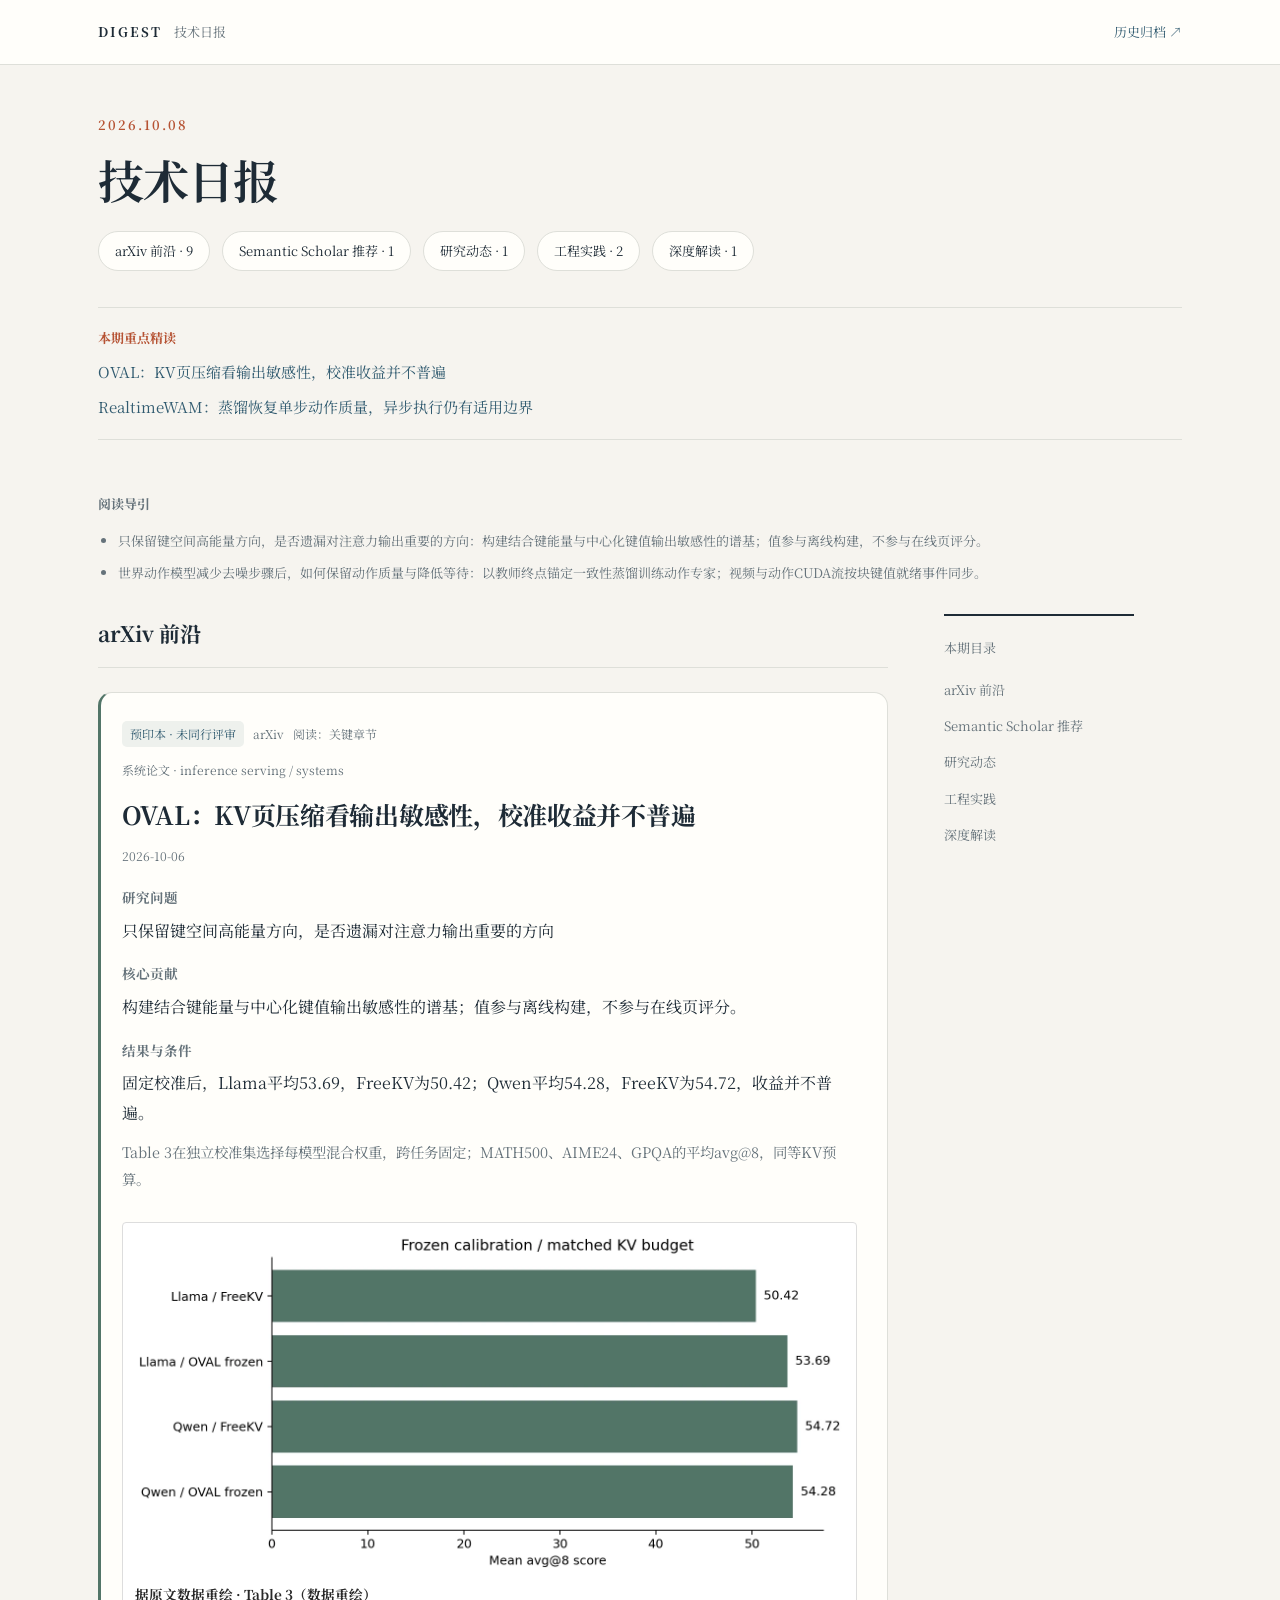
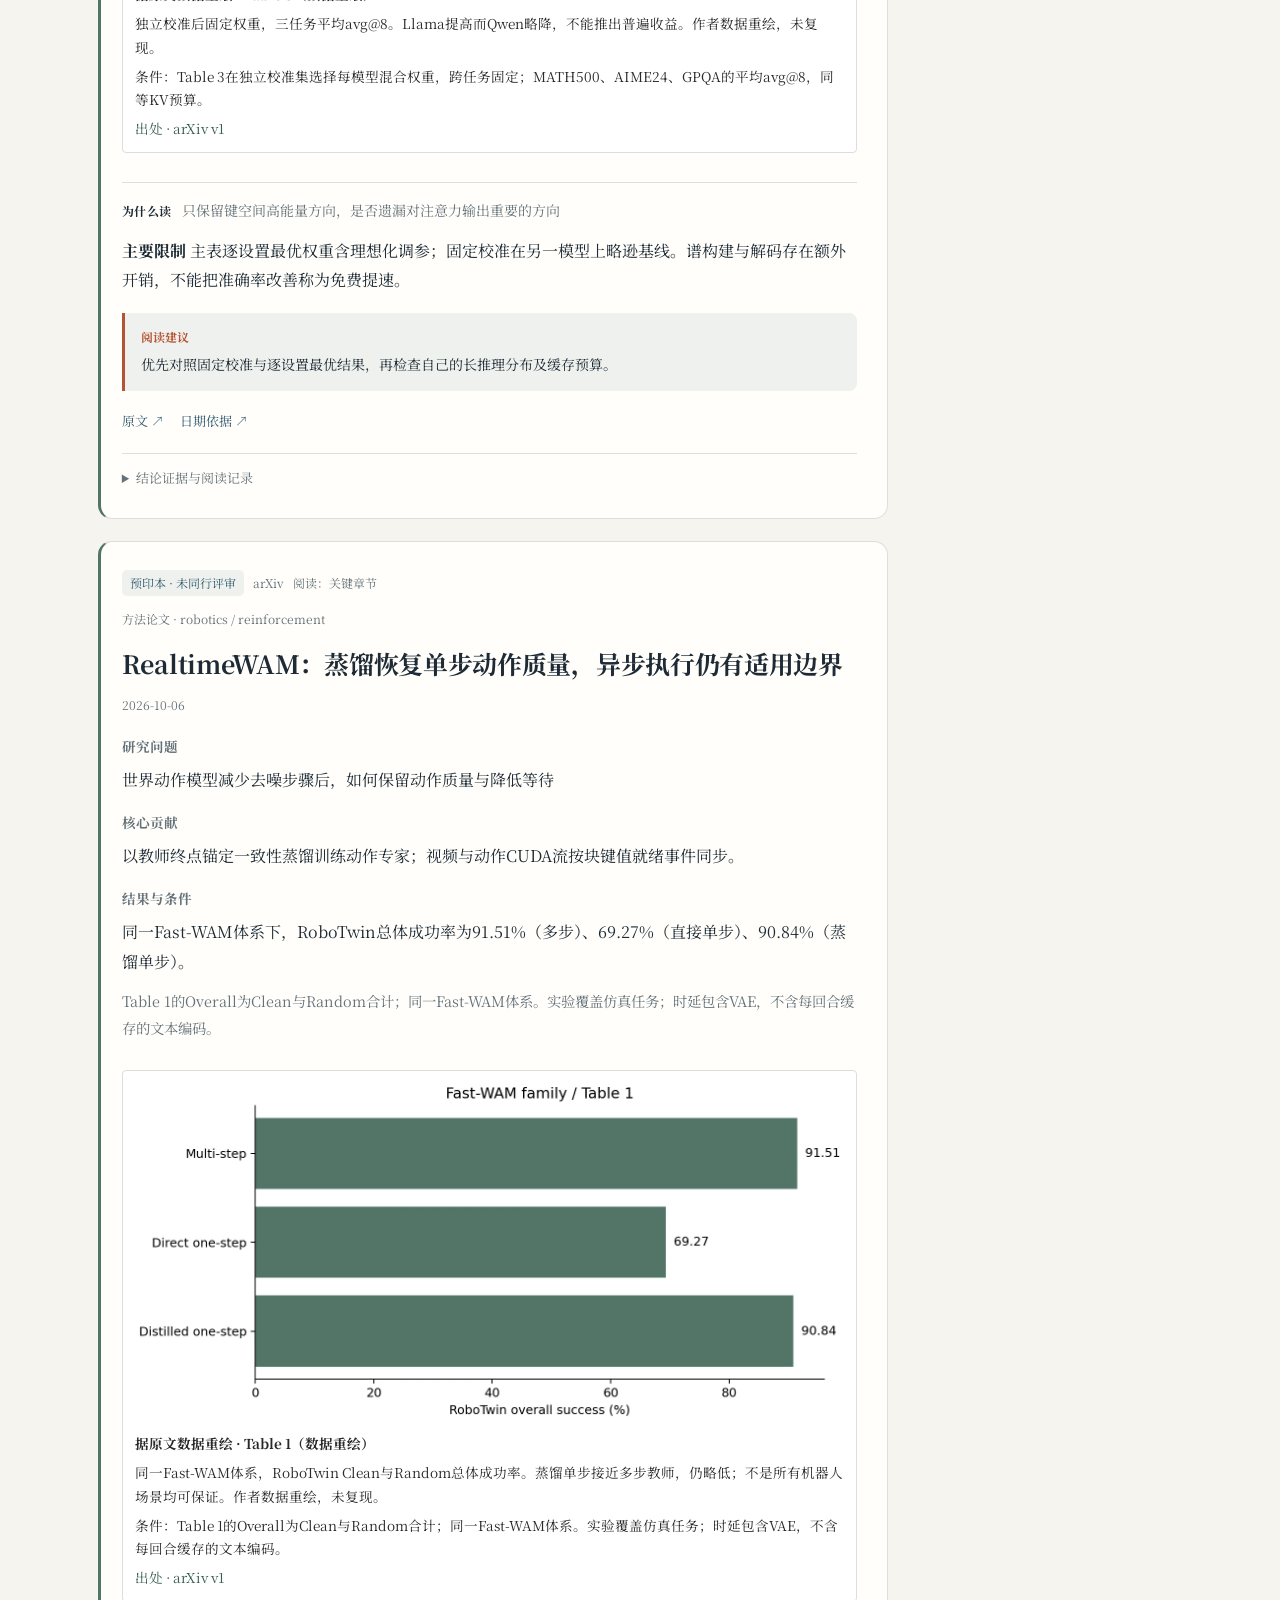
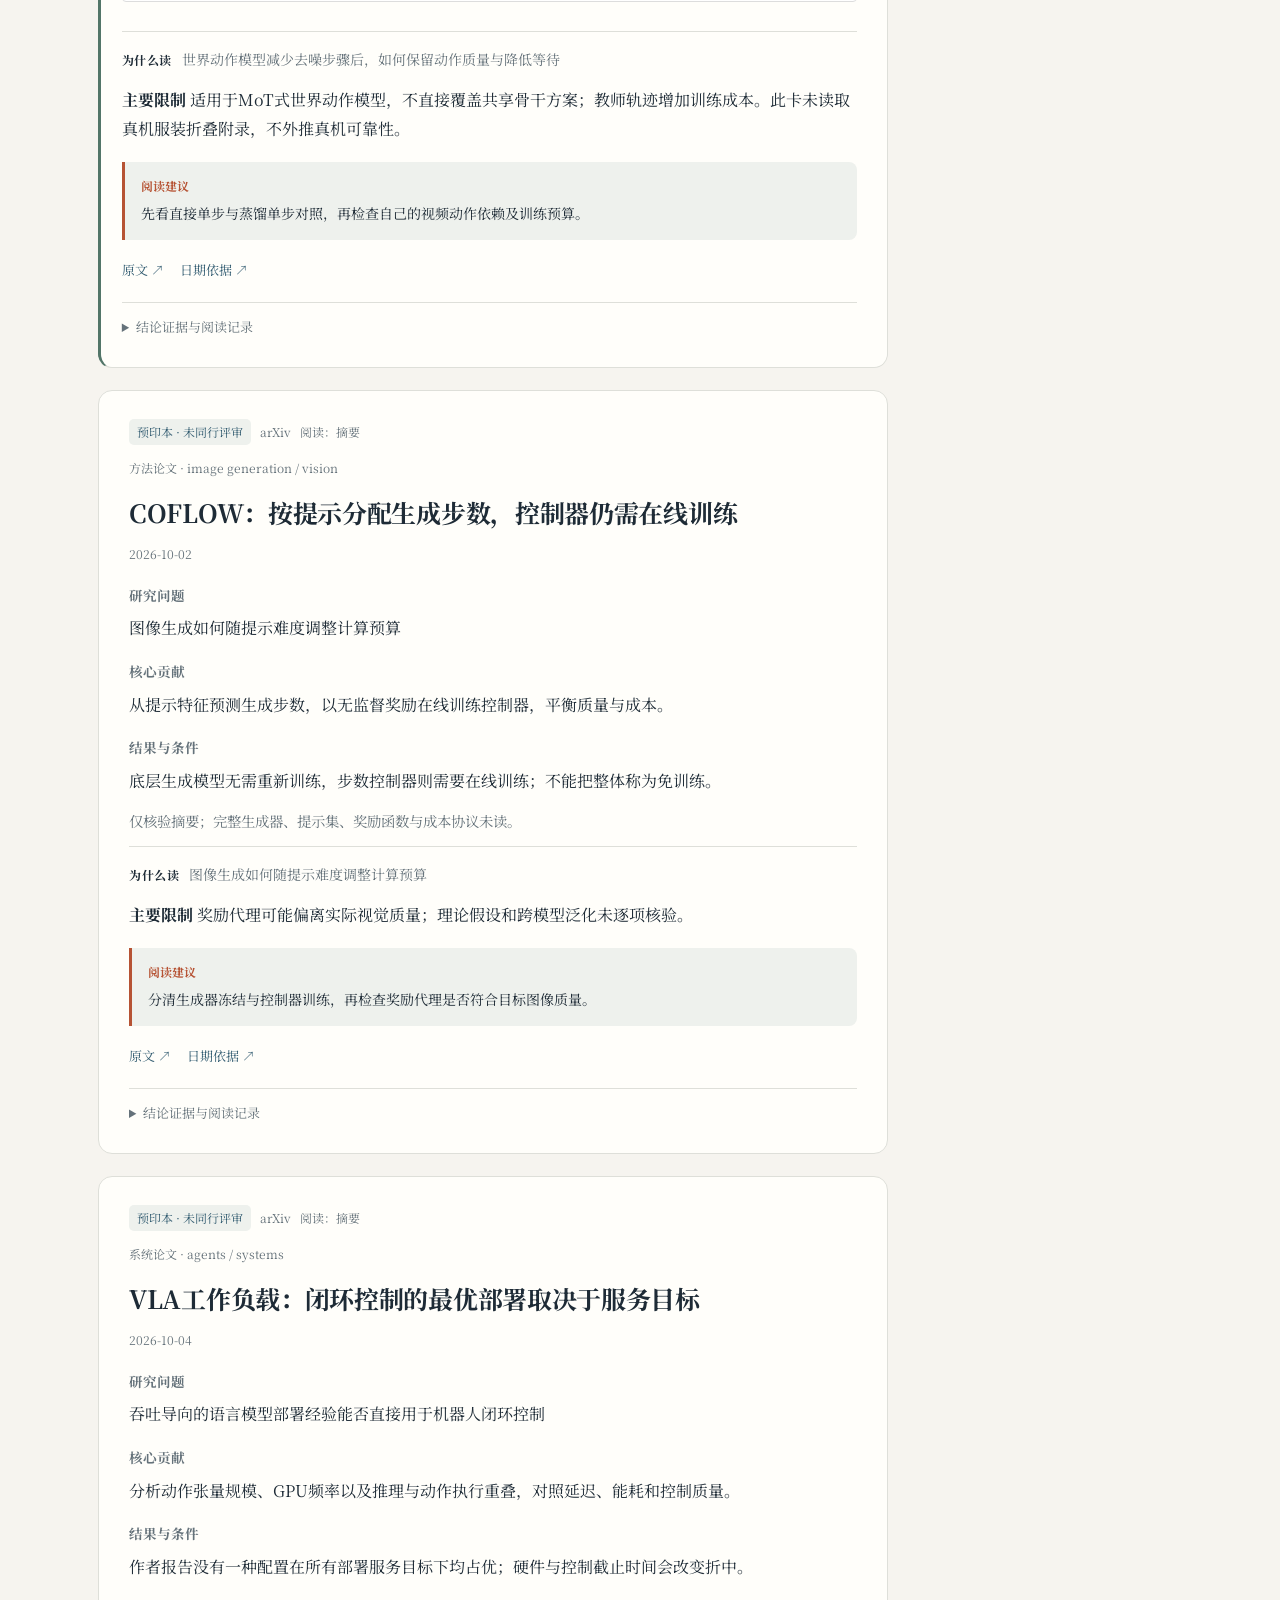
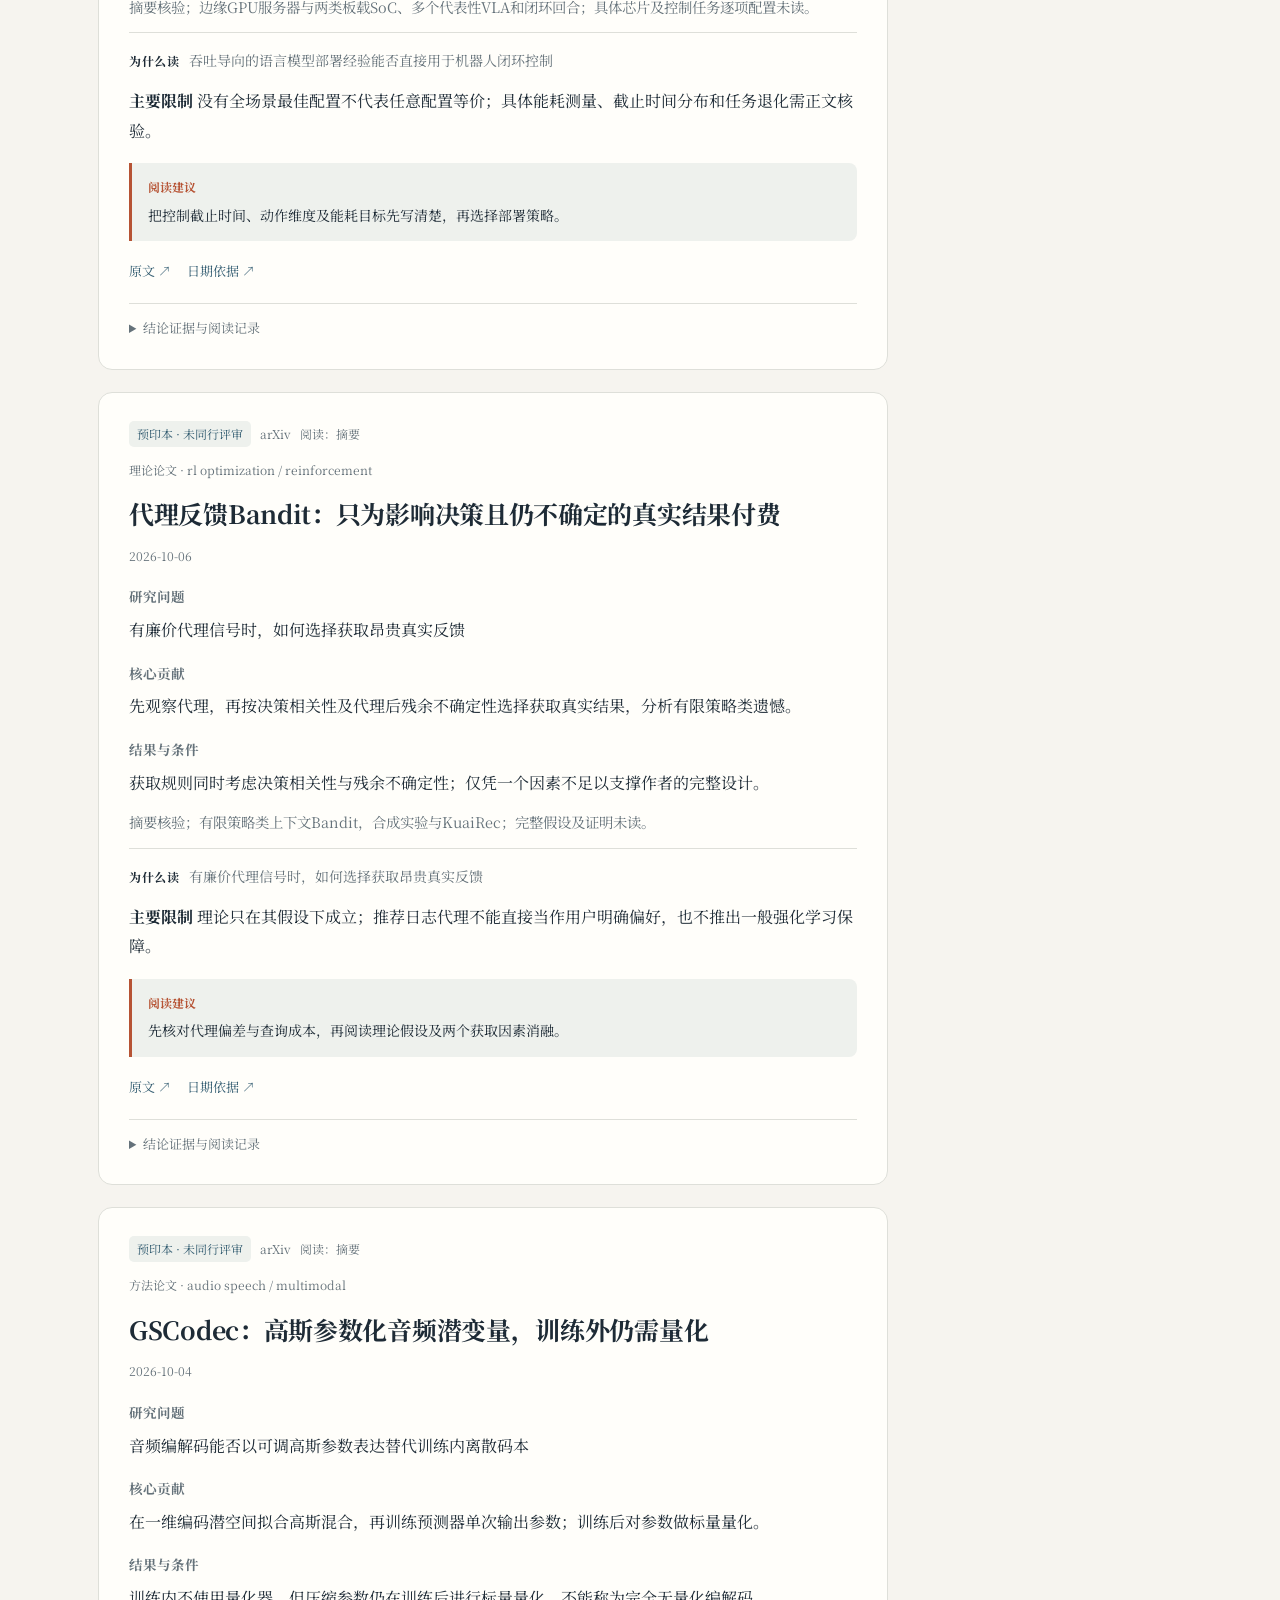
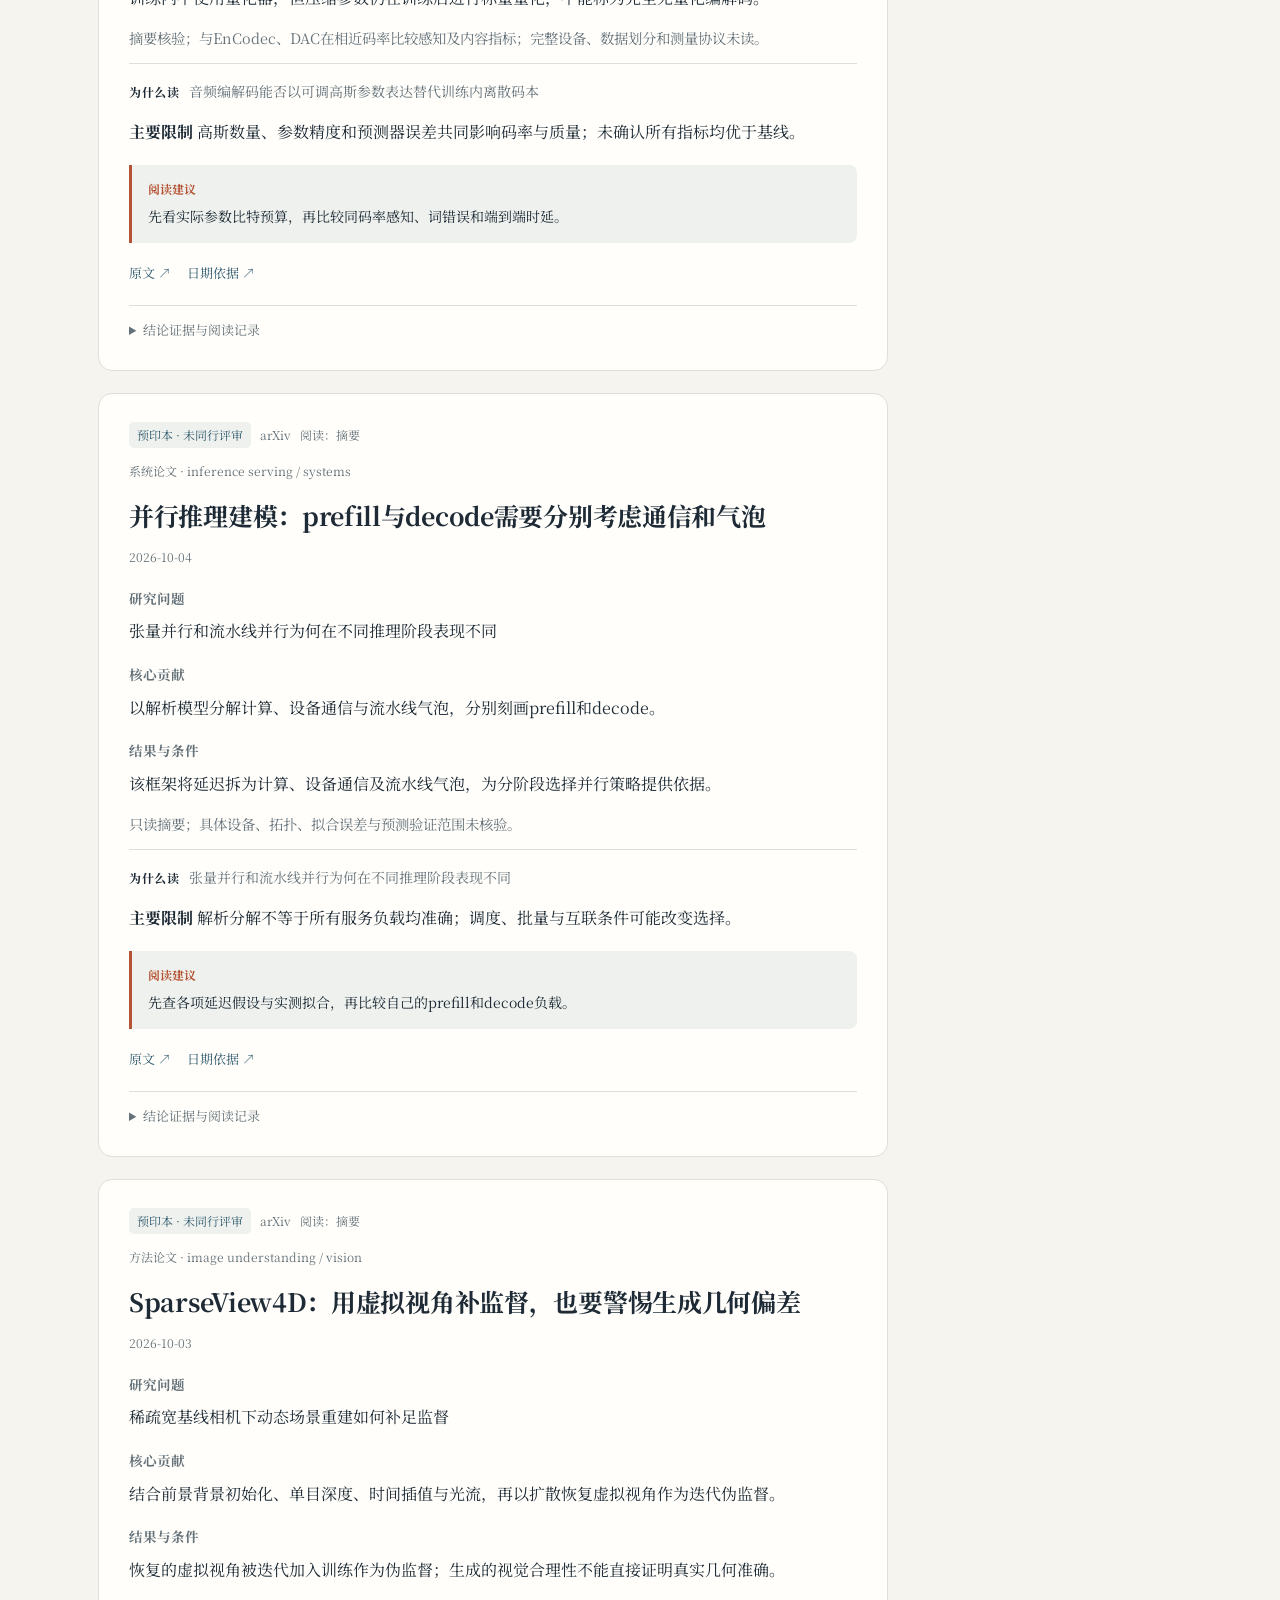
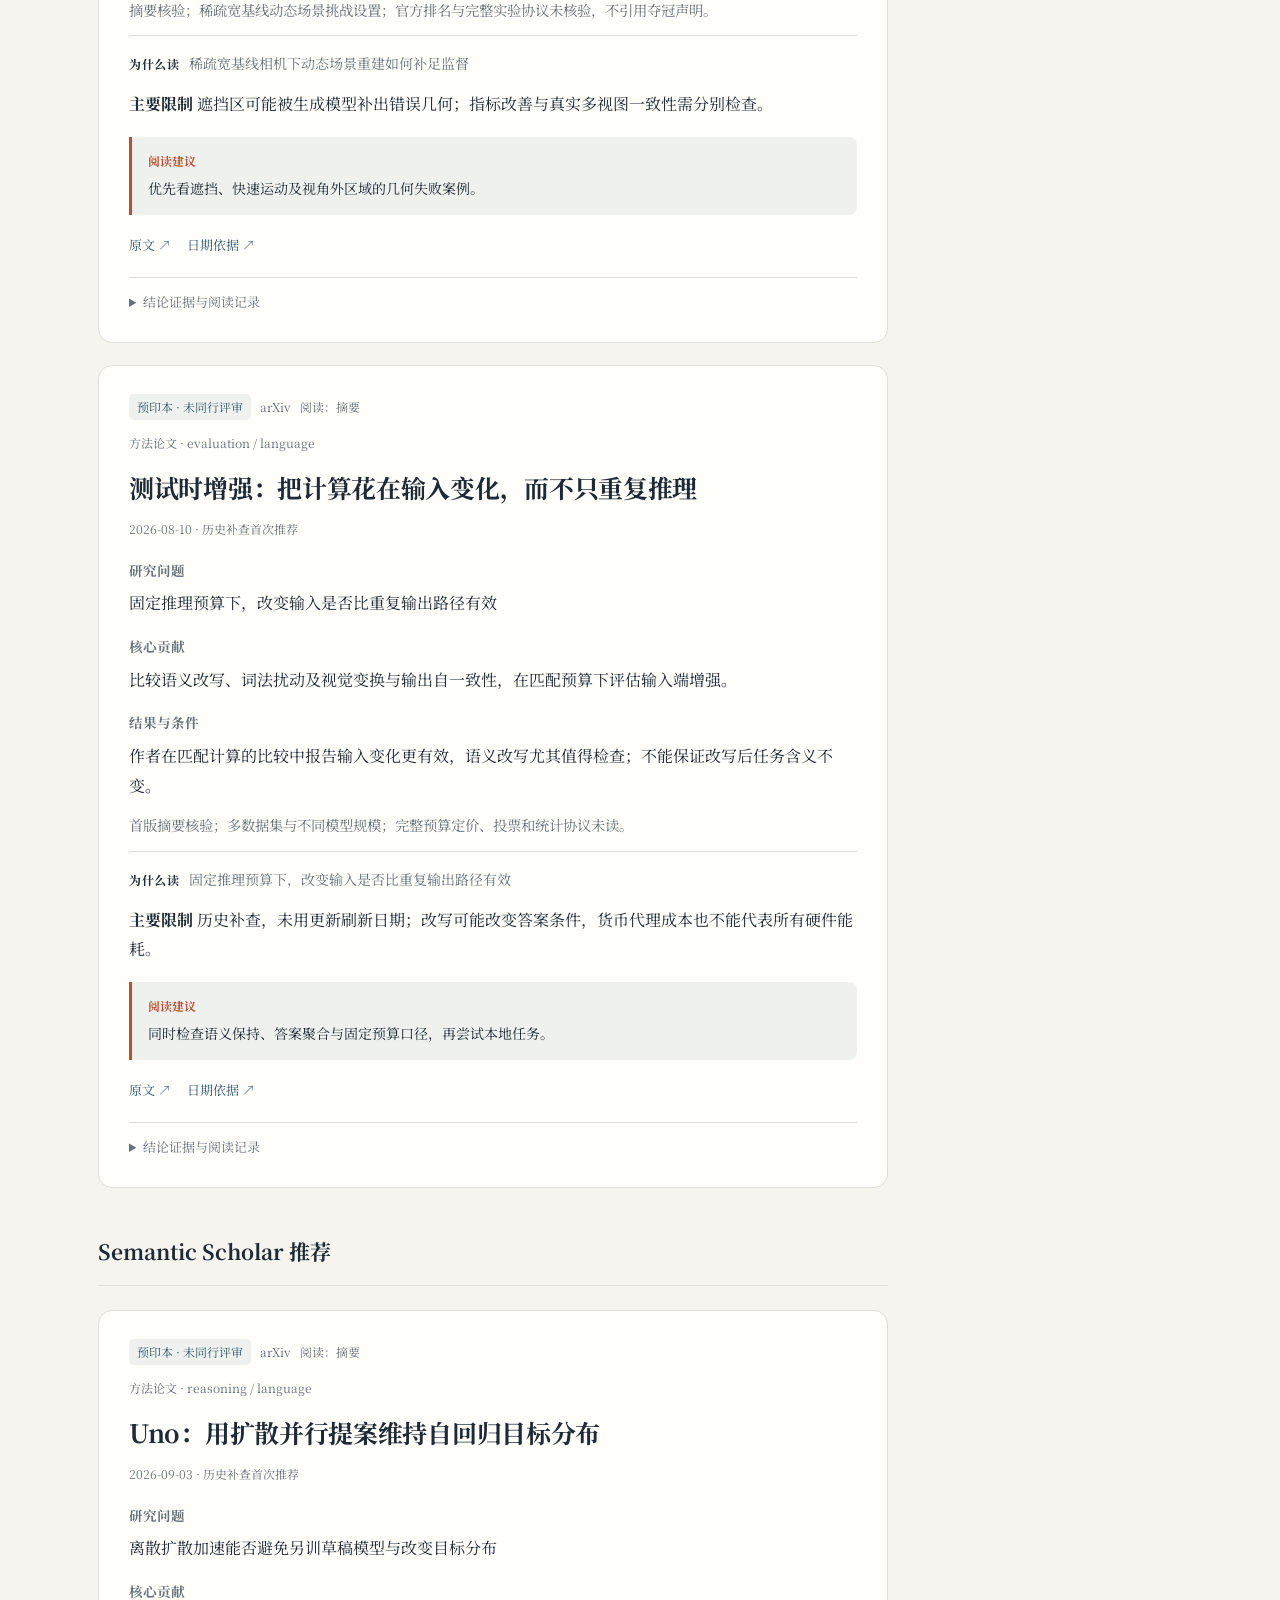
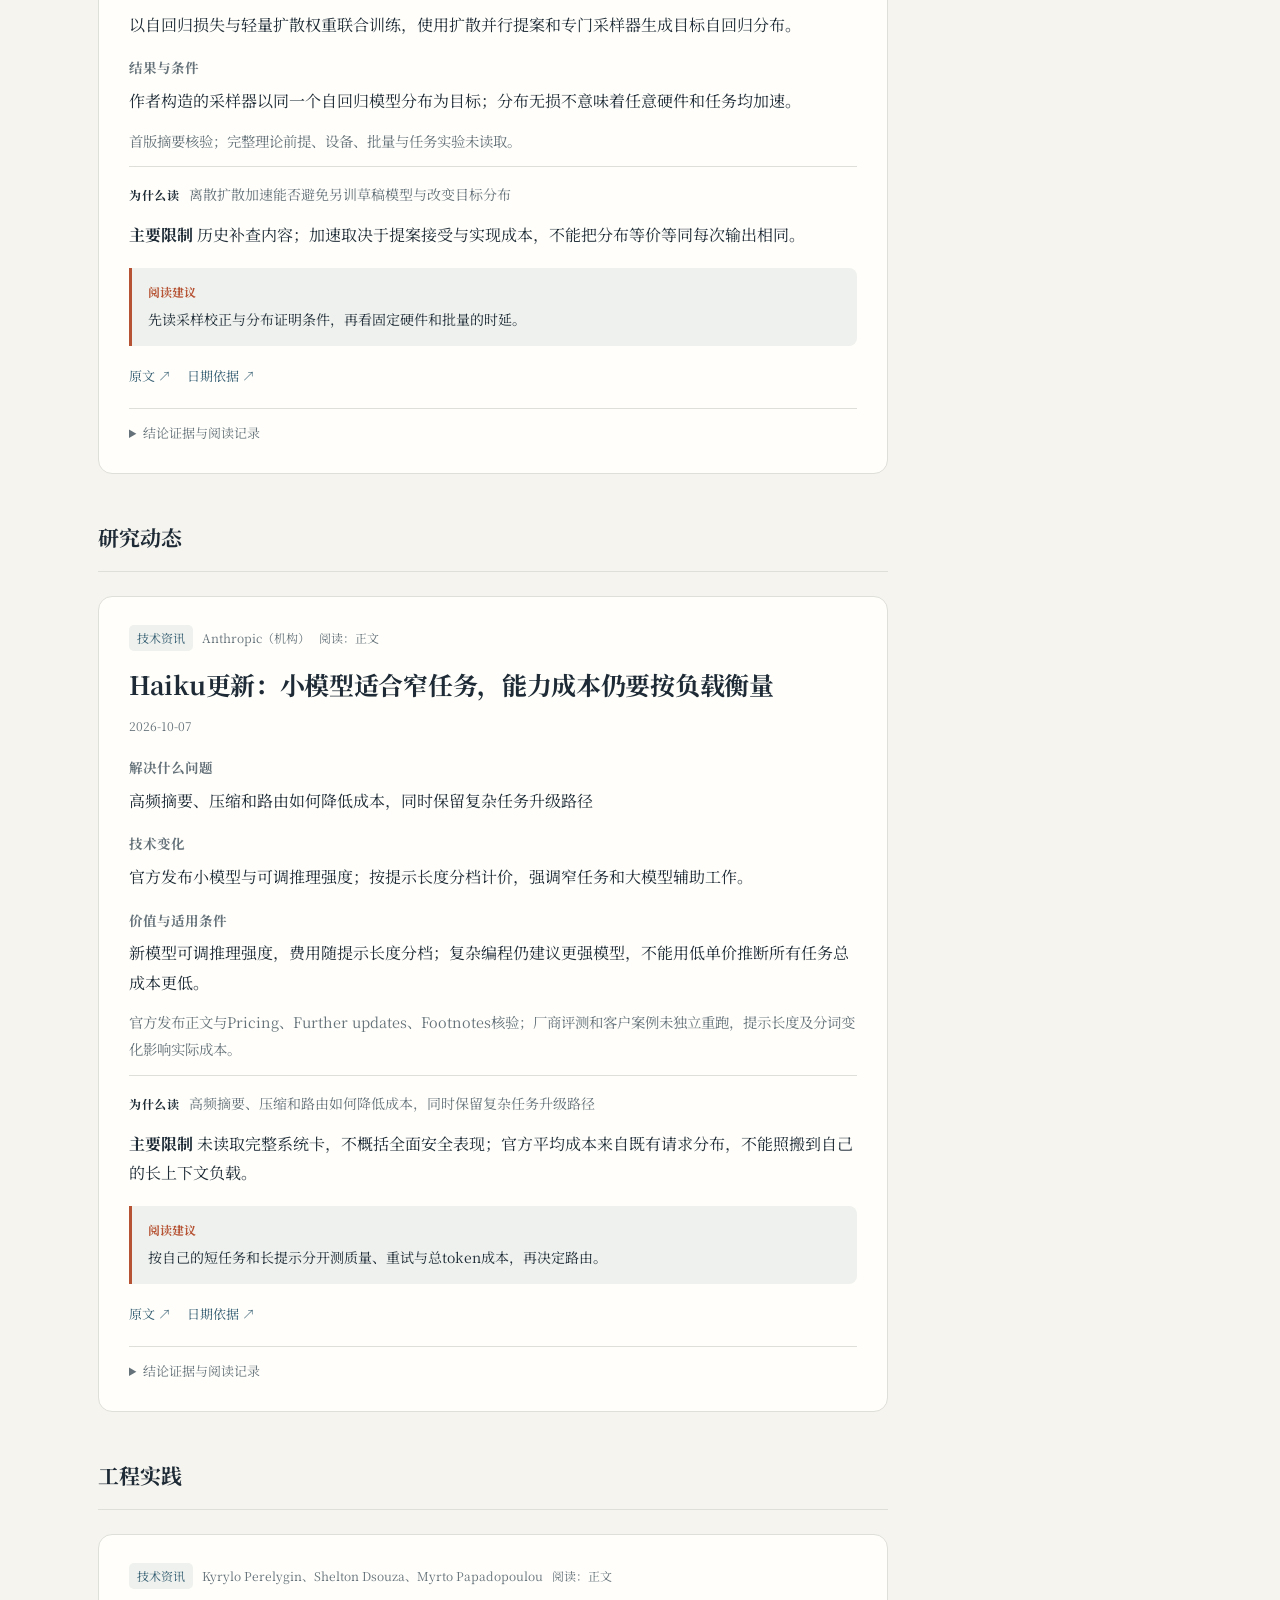
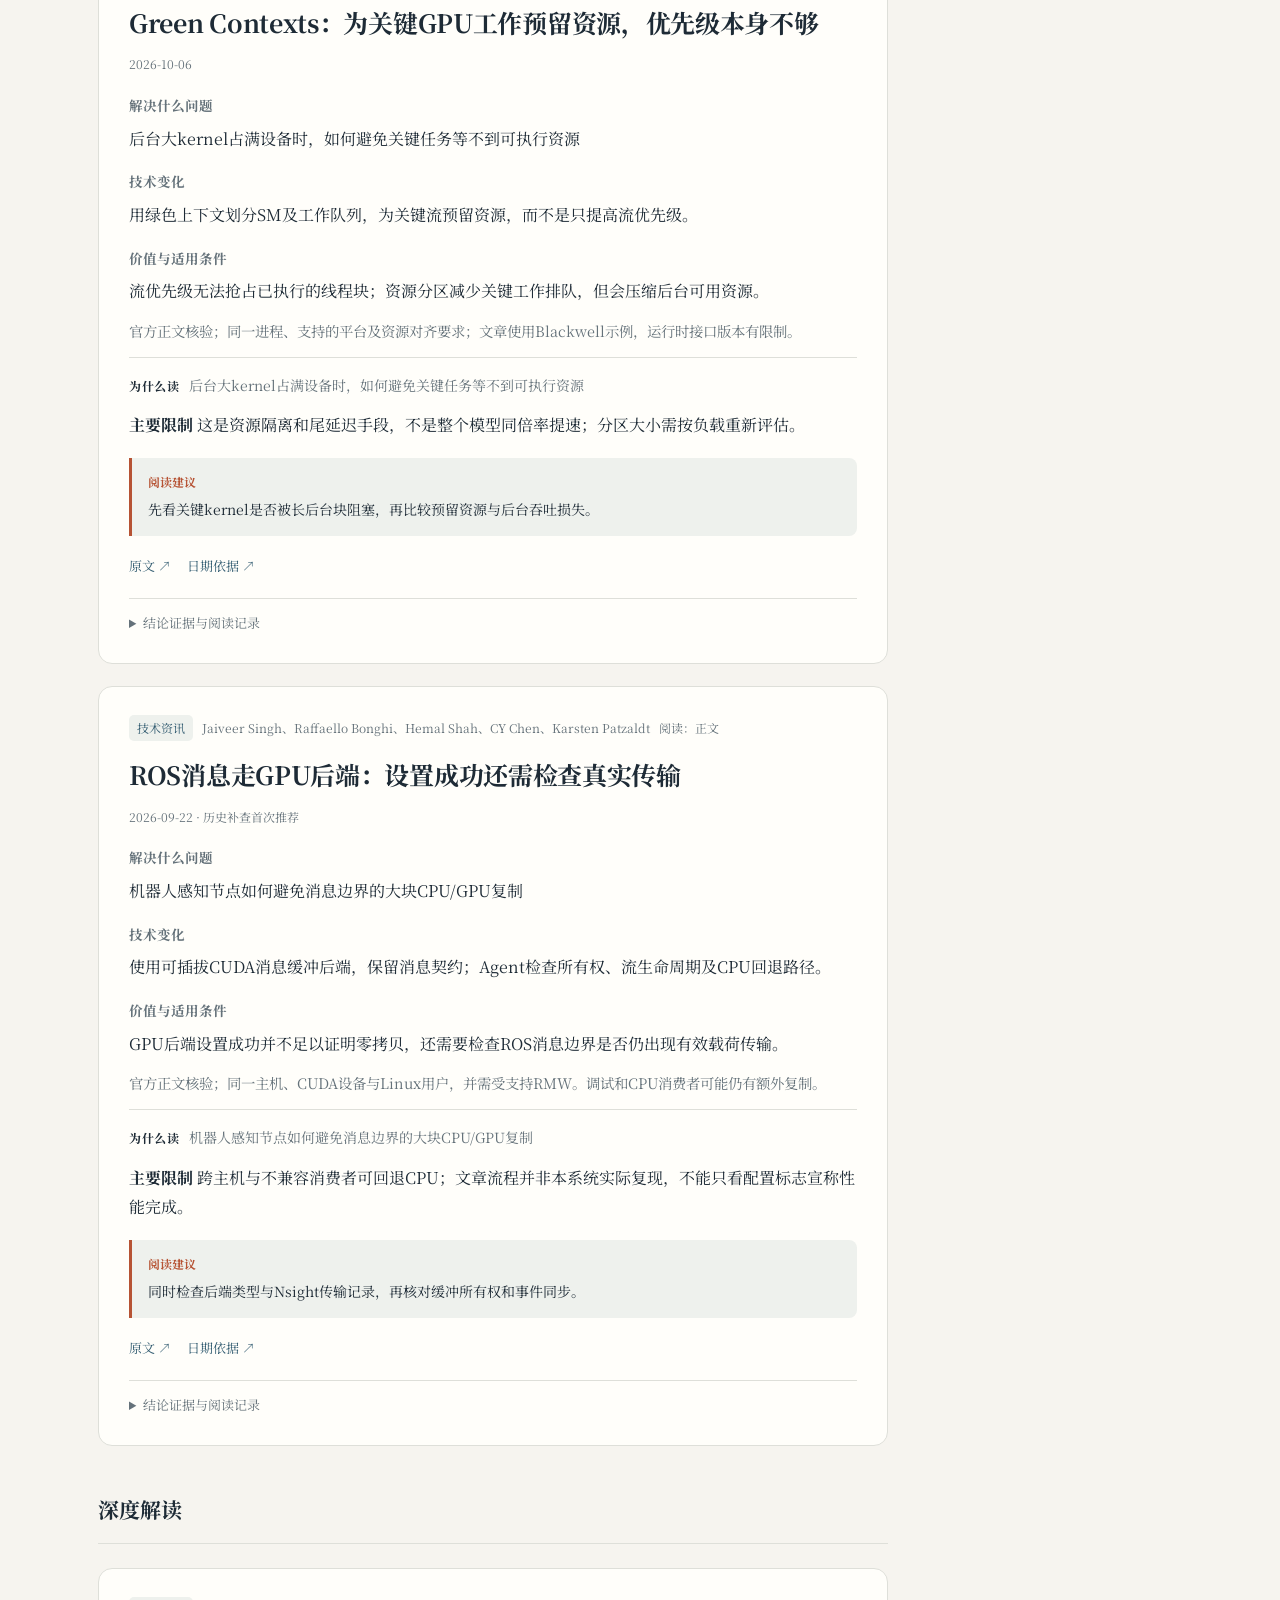
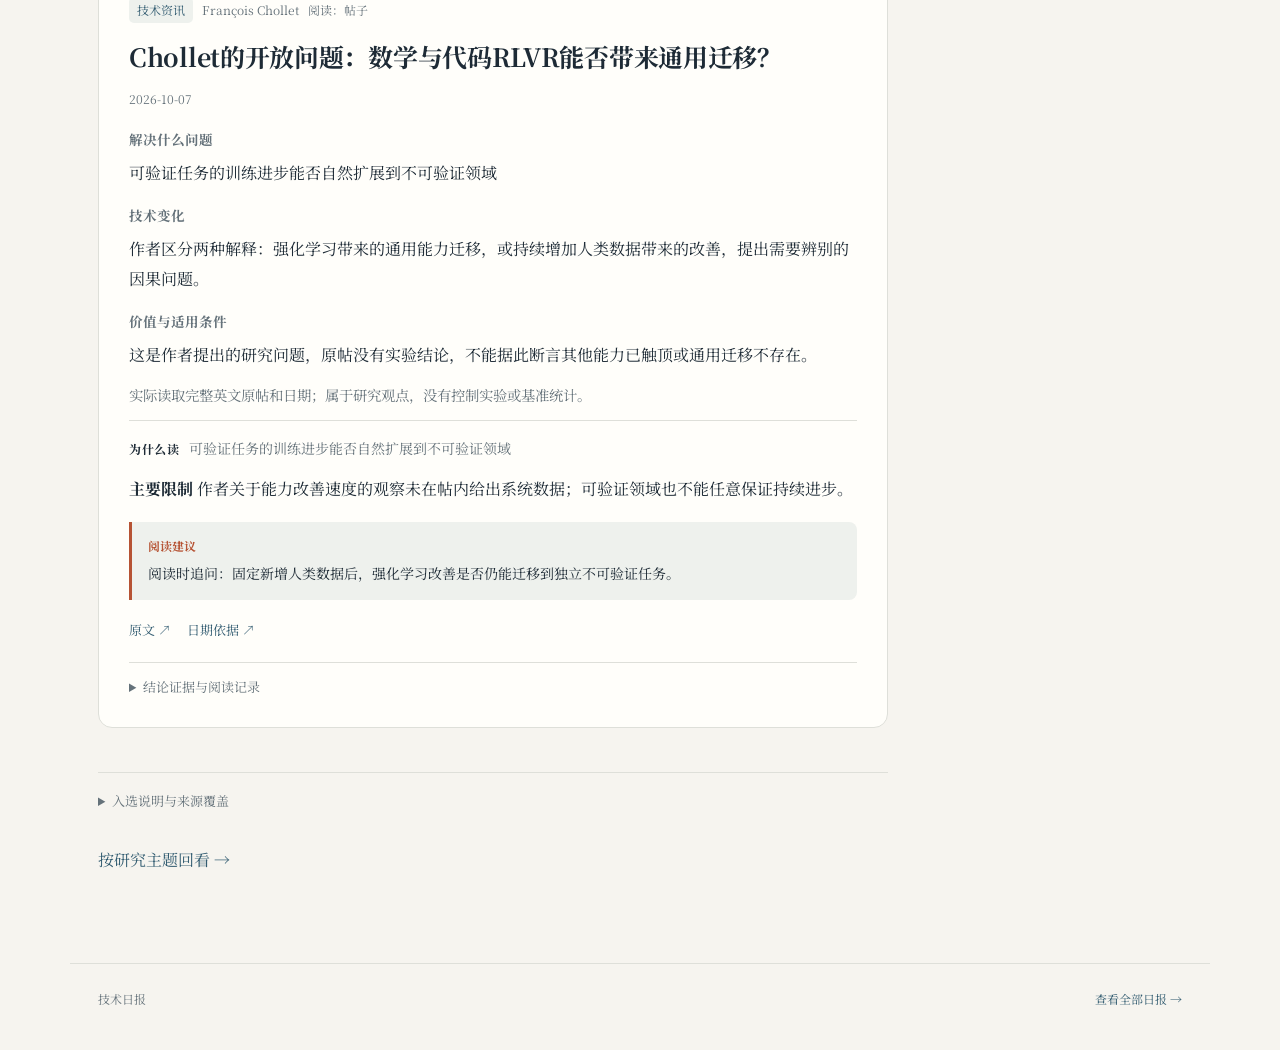
<file: docs/2026-10-08.html>
<!doctype html>
<html lang="zh-CN"><head><meta charset="utf-8"><meta name="viewport" content="width=device-width, initial-scale=1">
<meta name="digest-revision" content="a497e174be639878c92c834efa377306b409a7bcebbedc968e6e8672f0ba609e"><title>技术日报 · 2026-10-08</title>
<link rel="stylesheet" href="assets/digest-v3.css?v=84f8b85fc42a"></head><body>
<header><nav><a class="brand" href="index.html">DIGEST<span>技术日报</span></a><a href="index.html">历史归档 ↗</a></nav></header>
<main><div class="masthead"><div class="date">2026.10.08</div><h1>技术日报</h1><div class="tabs"><a href="#arxiv">arXiv 前沿 · 9</a><a href="#recommended">Semantic Scholar 推荐 · 1</a><a href="#news-0">研究动态 · 1</a><a href="#news-1">工程实践 · 2</a><a href="#news-3">深度解读 · 1</a></div></div><div class="highlights"><strong>本期重点精读</strong><a href="#item-candidate:6471762cc14ec52bb322faa5">OVAL：KV页压缩看输出敏感性，校准收益并不普遍</a><a href="#item-candidate:fbfedc0295010a9adf8af9c2">RealtimeWAM：蒸馏恢复单步动作质量，异步执行仍有适用边界</a></div><div class="collection"><strong>阅读导引</strong><ul><li>只保留键空间高能量方向，是否遗漏对注意力输出重要的方向：构建结合键能量与中心化键值输出敏感性的谱基；值参与离线构建，不参与在线页评分。</li><li>世界动作模型减少去噪步骤后，如何保留动作质量与降低等待：以教师终点锚定一致性蒸馏训练动作专家；视频与动作CUDA流按块键值就绪事件同步。</li></ul></div><div class="layout"><div><section class="section" id="arxiv"><div class="section-title"><h2>arXiv 前沿</h2></div><div id="item-candidate:6471762cc14ec52bb322faa5"><article class="card focus-card"><div class="eyebrow"><span class="badge">预印本 · 未同行评审</span><span>arXiv </span><span>阅读：关键章节</span></div><p class="meta">系统论文 · inference serving / systems</p><h3><a href="https://arxiv.org/abs/2610.06686v1" rel="noopener noreferrer">OVAL：KV页压缩看输出敏感性，校准收益并不普遍</a></h3><div class="meta">2026-10-06</div><div class="card-fact"><strong>研究问题</strong><p>只保留键空间高能量方向，是否遗漏对注意力输出重要的方向</p></div><div class="card-fact"><strong>核心贡献</strong><p>构建结合键能量与中心化键值输出敏感性的谱基；值参与离线构建，不参与在线页评分。</p></div><div class="card-fact"><strong>结果与条件</strong><p>固定校准后，Llama平均53.69，FreeKV为50.42；Qwen平均54.28，FreeKV为54.72，收益并不普遍。</p></div><p class="conditions">Table 3在独立校准集选择每模型混合权重，跨任务固定；MATH500、AIME24、GPQA的平均avg@8，同等KV预算。</p><figure class="paper-figure"><a href="assets/figures/41cb432ab4b7983d15237a511649d0fcd83ac8cb7fadfa1a22358b58048785b7.webp" target="_blank" rel="noopener"><img src="assets/figures/41cb432ab4b7983d15237a511649d0fcd83ac8cb7fadfa1a22358b58048785b7.webp" width="1440" height="684" loading="lazy" decoding="async" alt="两个模型上FreeKV与固定校准OVAL的平均分对照"></a><figcaption><strong>据原文数据重绘 · Table 3（数据重绘）</strong><p>独立校准后固定权重，三任务平均avg@8。Llama提高而Qwen略降，不能推出普遍收益。作者数据重绘，未复现。</p><p>条件：Table 3在独立校准集选择每模型混合权重，跨任务固定；MATH500、AIME24、GPQA的平均avg@8，同等KV预算。</p><a href="https://arxiv.org/html/2610.06686v1" rel="noopener noreferrer">出处 · arXiv v1</a></figcaption></figure><p class="value"><strong>为什么读</strong>只保留键空间高能量方向，是否遗漏对注意力输出重要的方向</p><p><strong>主要限制</strong> 主表逐设置最优权重含理想化调参；固定校准在另一模型上略逊基线。谱构建与解码存在额外开销，不能把准确率改善称为免费提速。</p><div class="action"><strong>阅读建议</strong>优先对照固定校准与逐设置最优结果，再检查自己的长推理分布及缓存预算。</div><div class="links"><a href="https://arxiv.org/abs/2610.06686v1" rel="noopener noreferrer">原文 ↗</a><a href="https://arxiv.org/abs/2610.06686v1" rel="noopener noreferrer">日期依据 ↗</a></div><details><summary>结论证据与阅读记录</summary><ul><li>固定校准后，Llama平均53.69，FreeKV为50.42；Qwen平均54.28，FreeKV为54.72，收益并不普遍。 · <a href="https://arxiv.org/html/2610.06686v1" rel="noopener noreferrer">Section 4.3 Table 3：FreeKV与Frozen列</a><br><small>Llama Avg: 50.42 53.69; Qwen Avg: 54.72 54.28</small></li></ul><dl><dt>固定校准后，Llama平均53.69，FreeKV为50.42；Qwen平均54.28，FreeKV为54.72，收益并不普遍。</dt><dd>指标：三任务平均avg@8分数；比较：相同预算FreeKV与独立校准后固定的OVAL；条件：Table 3在独立校准集选择每模型混合权重，跨任务固定；MATH500、AIME24、GPQA的平均avg@8，同等KV预算。<br>Table 3两模型Average行Frozen与FreeKV分别53.69/50.42和54.28/54.72，支持收益依模型变化；不采用Sweep-best列。</dd></dl><dl><dt>工作负载</dt><dd>长推理KV页压缩与稀疏注意力</dd><dt>硬件与配置</dt><dd>此卡未读取Appendix D具体设备，不推断表格硬件</dd><dt>比较公平性</dt><dd>固定权重与FreeKV在相同评估样本及有效KV预算比较</dd><dt>成本与代价</dt><dd>谱构建额外成本及第4.5节解码开销，非无成本改善</dd></dl><p>Section 3与Algorithm 1输出敏感性谱基构建；Sections 4.1、4.3、4.4、4.5；Tables 1、3、4；无独立局限章节；读取4.3校准迁移失败、4.4权重敏感性与4.5额外开销</p><p>发现渠道：arXiv</p></details></article></div><div id="item-candidate:fbfedc0295010a9adf8af9c2"><article class="card focus-card"><div class="eyebrow"><span class="badge">预印本 · 未同行评审</span><span>arXiv </span><span>阅读：关键章节</span></div><p class="meta">方法论文 · robotics / reinforcement</p><h3><a href="https://arxiv.org/abs/2610.06617v1" rel="noopener noreferrer">RealtimeWAM：蒸馏恢复单步动作质量，异步执行仍有适用边界</a></h3><div class="meta">2026-10-06</div><div class="card-fact"><strong>研究问题</strong><p>世界动作模型减少去噪步骤后，如何保留动作质量与降低等待</p></div><div class="card-fact"><strong>核心贡献</strong><p>以教师终点锚定一致性蒸馏训练动作专家；视频与动作CUDA流按块键值就绪事件同步。</p></div><div class="card-fact"><strong>结果与条件</strong><p>同一Fast-WAM体系下，RoboTwin总体成功率为91.51%（多步）、69.27%（直接单步）、90.84%（蒸馏单步）。</p></div><p class="conditions">Table 1的Overall为Clean与Random合计；同一Fast-WAM体系。实验覆盖仿真任务；时延包含VAE，不含每回合缓存的文本编码。</p><figure class="paper-figure"><a href="assets/figures/c9c6ad040748b1546d5f35864f59e3072b0ee08e8e7ecd9036b8fdaf5c059ba3.webp" target="_blank" rel="noopener"><img src="assets/figures/c9c6ad040748b1546d5f35864f59e3072b0ee08e8e7ecd9036b8fdaf5c059ba3.webp" width="1440" height="684" loading="lazy" decoding="async" alt="多步教师、直接单步与蒸馏单步的成功率对比"></a><figcaption><strong>据原文数据重绘 · Table 1（数据重绘）</strong><p>同一Fast-WAM体系，RoboTwin Clean与Random总体成功率。蒸馏单步接近多步教师，仍略低；不是所有机器人场景均可保证。作者数据重绘，未复现。</p><p>条件：Table 1的Overall为Clean与Random合计；同一Fast-WAM体系。实验覆盖仿真任务；时延包含VAE，不含每回合缓存的文本编码。</p><a href="https://arxiv.org/html/2610.06617v1" rel="noopener noreferrer">出处 · arXiv v1</a></figcaption></figure><p class="value"><strong>为什么读</strong>世界动作模型减少去噪步骤后，如何保留动作质量与降低等待</p><p><strong>主要限制</strong> 适用于MoT式世界动作模型，不直接覆盖共享骨干方案；教师轨迹增加训练成本。此卡未读取真机服装折叠附录，不外推真机可靠性。</p><div class="action"><strong>阅读建议</strong>先看直接单步与蒸馏单步对照，再检查自己的视频动作依赖及训练预算。</div><div class="links"><a href="https://arxiv.org/abs/2610.06617v1" rel="noopener noreferrer">原文 ↗</a><a href="https://arxiv.org/abs/2610.06617v1" rel="noopener noreferrer">日期依据 ↗</a></div><details><summary>结论证据与阅读记录</summary><ul><li>同一Fast-WAM体系下，RoboTwin总体成功率为91.51%（多步）、69.27%（直接单步）、90.84%（蒸馏单步）。 · <a href="https://arxiv.org/html/2610.06617v1" rel="noopener noreferrer">Section 5.3 Table 1 RoboTwin Overall列</a><br><small>Fast-WAM 91.51%; Fast-WAM one-step 69.27%; RealtimeWAM* 90.84%</small></li></ul><dl><dt>同一Fast-WAM体系下，RoboTwin总体成功率为91.51%（多步）、69.27%（直接单步）、90.84%（蒸馏单步）。</dt><dd>指标：RoboTwin总体成功率；比较：同一Fast-WAM体系多步、直接单步与蒸馏单步；条件：Table 1的Overall为Clean与Random合计；同一Fast-WAM体系。实验覆盖仿真任务；时延包含VAE，不含每回合缓存的文本编码。<br>Table 1相同Overall列给出91.51%、69.27%、90.84%，蒸馏恢复大部分损失但未超过多步教师；不混入另一Faster-WAM体系。</dd></dl><dl><dt>方法机制</dt><dd>教师终点锚定一致性蒸馏；冻结视频专家；动作EMA学生；双CUDA流逐块同步</dd><dt>比较基线</dt><dd>同一Fast-WAM的多步、直接单步与蒸馏单步；训练策略对照采用匹配训练设置</dd><dt>消融与归因</dt><dd>Section 5.4 Tables 3、4分别检查损失、更新对象与教师步数</dd></dl><p>Sections 4.1、4.2蒸馏与逐块异步执行；Sections 5.1–5.4；Tables 1、3、4；Appendix A：MoT适用范围与教师轨迹训练成本</p><p>发现渠道：arXiv</p></details></article></div><div id="item-candidate:5f33d4896fb9854ec0277d1a"><article class="card"><div class="eyebrow"><span class="badge">预印本 · 未同行评审</span><span>arXiv </span><span>阅读：摘要</span></div><p class="meta">方法论文 · image generation / vision</p><h3><a href="https://arxiv.org/abs/2610.03202v1" rel="noopener noreferrer">COFLOW：按提示分配生成步数，控制器仍需在线训练</a></h3><div class="meta">2026-10-02</div><div class="card-fact"><strong>研究问题</strong><p>图像生成如何随提示难度调整计算预算</p></div><div class="card-fact"><strong>核心贡献</strong><p>从提示特征预测生成步数，以无监督奖励在线训练控制器，平衡质量与成本。</p></div><div class="card-fact"><strong>结果与条件</strong><p>底层生成模型无需重新训练，步数控制器则需要在线训练；不能把整体称为免训练。</p></div><p class="conditions">仅核验摘要；完整生成器、提示集、奖励函数与成本协议未读。</p><p class="value"><strong>为什么读</strong>图像生成如何随提示难度调整计算预算</p><p><strong>主要限制</strong> 奖励代理可能偏离实际视觉质量；理论假设和跨模型泛化未逐项核验。</p><div class="action"><strong>阅读建议</strong>分清生成器冻结与控制器训练，再检查奖励代理是否符合目标图像质量。</div><div class="links"><a href="https://arxiv.org/abs/2610.03202v1" rel="noopener noreferrer">原文 ↗</a><a href="https://arxiv.org/abs/2610.03202v1" rel="noopener noreferrer">日期依据 ↗</a></div><details><summary>结论证据与阅读记录</summary><ul><li>底层生成模型无需重新训练，步数控制器则需要在线训练；不能把整体称为免训练。 · <a href="https://arxiv.org/abs/2610.03202v1" rel="noopener noreferrer">Abstract控制器训练与生成器冻结</a><br><small>trained online with an unsupervised reward; requiring no retraining of the underlying generative model</small></li></ul><dl><dt>底层生成模型无需重新训练，步数控制器则需要在线训练；不能把整体称为免训练。</dt><dd>指标：作者报告的机制及方向性结果；比较：按文中比较范围；尚未读取的设置不推断；条件：仅核验摘要；完整生成器、提示集、奖励函数与成本协议未读。<br>Abstract控制器训练与生成器冻结直接支持该机制或比较；仅核验摘要；完整生成器、提示集、奖励函数与成本协议未读。</dd></dl><dl><dt>方法机制</dt><dd>提示条件步数控制与在线无监督奖励</dd><dt>比较基线</dt><dd>固定步数及其他预算策略，详细计算匹配未知</dd><dt>消融与归因</dt><dd>摘要未披露奖励、提示特征及控制器消融</dd></dl><p>发现渠道：arXiv</p></details></article></div><div id="item-candidate:412b55e2682fd9c2f2351192"><article class="card"><div class="eyebrow"><span class="badge">预印本 · 未同行评审</span><span>arXiv </span><span>阅读：摘要</span></div><p class="meta">系统论文 · agents / systems</p><h3><a href="https://arxiv.org/abs/2610.05062v1" rel="noopener noreferrer">VLA工作负载：闭环控制的最优部署取决于服务目标</a></h3><div class="meta">2026-10-04</div><div class="card-fact"><strong>研究问题</strong><p>吞吐导向的语言模型部署经验能否直接用于机器人闭环控制</p></div><div class="card-fact"><strong>核心贡献</strong><p>分析动作张量规模、GPU频率以及推理与动作执行重叠，对照延迟、能耗和控制质量。</p></div><div class="card-fact"><strong>结果与条件</strong><p>作者报告没有一种配置在所有部署服务目标下均占优；硬件与控制截止时间会改变折中。</p></div><p class="conditions">摘要核验；边缘GPU服务器与两类板载SoC、多个代表性VLA和闭环回合；具体芯片及控制任务逐项配置未读。</p><p class="value"><strong>为什么读</strong>吞吐导向的语言模型部署经验能否直接用于机器人闭环控制</p><p><strong>主要限制</strong> 没有全场景最佳配置不代表任意配置等价；具体能耗测量、截止时间分布和任务退化需正文核验。</p><div class="action"><strong>阅读建议</strong>把控制截止时间、动作维度及能耗目标先写清楚，再选择部署策略。</div><div class="links"><a href="https://arxiv.org/abs/2610.05062v1" rel="noopener noreferrer">原文 ↗</a><a href="https://arxiv.org/abs/2610.05062v1" rel="noopener noreferrer">日期依据 ↗</a></div><details><summary>结论证据与阅读记录</summary><ul><li>作者报告没有一种配置在所有部署服务目标下均占优；硬件与控制截止时间会改变折中。 · <a href="https://arxiv.org/abs/2610.05062v1" rel="noopener noreferrer">Abstract部署折中结论</a><br><small>no configuration is Pareto-dominant across deployment SLOs</small></li></ul><dl><dt>作者报告没有一种配置在所有部署服务目标下均占优；硬件与控制截止时间会改变折中。</dt><dd>指标：作者报告的机制及方向性结果；比较：按文中比较范围；尚未读取的设置不推断；条件：摘要核验；边缘GPU服务器与两类板载SoC、多个代表性VLA和闭环回合；具体芯片及控制任务逐项配置未读。<br>Abstract部署折中结论直接支持该机制或比较；摘要核验；边缘GPU服务器与两类板载SoC、多个代表性VLA和闭环回合；具体芯片及控制任务逐项配置未读。</dd></dl><dl><dt>工作负载</dt><dd>批量一的机器人闭环控制</dd><dt>硬件与配置</dt><dd>边缘GPU服务器及板载SoC；具体型号未从摘要核实</dd><dt>比较公平性</dt><dd>推理延迟、能耗、控制准确率与不同SLO</dd><dt>成本与代价</dt><dd>频率、动作规模、执行重叠影响折中；测量协议未读</dd></dl><p>发现渠道：arXiv</p></details></article></div><div id="item-candidate:f7188a7d6b7d3eec644bc790"><article class="card"><div class="eyebrow"><span class="badge">预印本 · 未同行评审</span><span>arXiv </span><span>阅读：摘要</span></div><p class="meta">理论论文 · rl optimization / reinforcement</p><h3><a href="https://arxiv.org/abs/2610.06610v1" rel="noopener noreferrer">代理反馈Bandit：只为影响决策且仍不确定的真实结果付费</a></h3><div class="meta">2026-10-06</div><div class="card-fact"><strong>研究问题</strong><p>有廉价代理信号时，如何选择获取昂贵真实反馈</p></div><div class="card-fact"><strong>核心贡献</strong><p>先观察代理，再按决策相关性及代理后残余不确定性选择获取真实结果，分析有限策略类遗憾。</p></div><div class="card-fact"><strong>结果与条件</strong><p>获取规则同时考虑决策相关性与残余不确定性；仅凭一个因素不足以支撑作者的完整设计。</p></div><p class="conditions">摘要核验；有限策略类上下文Bandit，合成实验与KuaiRec；完整假设及证明未读。</p><p class="value"><strong>为什么读</strong>有廉价代理信号时，如何选择获取昂贵真实反馈</p><p><strong>主要限制</strong> 理论只在其假设下成立；推荐日志代理不能直接当作用户明确偏好，也不推出一般强化学习保障。</p><div class="action"><strong>阅读建议</strong>先核对代理偏差与查询成本，再阅读理论假设及两个获取因素消融。</div><div class="links"><a href="https://arxiv.org/abs/2610.06610v1" rel="noopener noreferrer">原文 ↗</a><a href="https://arxiv.org/abs/2610.06610v1" rel="noopener noreferrer">日期依据 ↗</a></div><details><summary>结论证据与阅读记录</summary><ul><li>获取规则同时考虑决策相关性与残余不确定性；仅凭一个因素不足以支撑作者的完整设计。 · <a href="https://arxiv.org/abs/2610.06610v1" rel="noopener noreferrer">Abstract获取机制与实验结论</a><br><small>decision relevance; residual uncertainty; both acquisition factors matter</small></li></ul><dl><dt>获取规则同时考虑决策相关性与残余不确定性；仅凭一个因素不足以支撑作者的完整设计。</dt><dd>指标：作者报告的机制及方向性结果；比较：按文中比较范围；尚未读取的设置不推断；条件：摘要核验；有限策略类上下文Bandit，合成实验与KuaiRec；完整假设及证明未读。<br>Abstract获取机制与实验结论直接支持该机制或比较；摘要核验；有限策略类上下文Bandit，合成实验与KuaiRec；完整假设及证明未读。</dd></dl><dl><dt>理论假设</dt><dd>有限策略类上下文Bandit与真实反馈获取预算；完整分布条件未读</dd><dt>证明边界</dt><dd>作者给出假设下遗憾界，未读取完整证明，不外推一般RL</dd><dt>实证支持</dt><dd>合成实验与KuaiRec；摘要未披露完整协议</dd></dl><p>发现渠道：arXiv</p></details></article></div><div id="item-candidate:2619d1f6aaae1fdfffa973d1"><article class="card"><div class="eyebrow"><span class="badge">预印本 · 未同行评审</span><span>arXiv </span><span>阅读：摘要</span></div><p class="meta">方法论文 · audio speech / multimodal</p><h3><a href="https://arxiv.org/abs/2610.04651v1" rel="noopener noreferrer">GSCodec：高斯参数化音频潜变量，训练外仍需量化</a></h3><div class="meta">2026-10-04</div><div class="card-fact"><strong>研究问题</strong><p>音频编解码能否以可调高斯参数表达替代训练内离散码本</p></div><div class="card-fact"><strong>核心贡献</strong><p>在一维编码潜空间拟合高斯混合，再训练预测器单次输出参数；训练后对参数做标量量化。</p></div><div class="card-fact"><strong>结果与条件</strong><p>训练内不使用量化器，但压缩参数仍在训练后进行标量量化，不能称为完全无量化编解码。</p></div><p class="conditions">摘要核验；与EnCodec、DAC在相近码率比较感知及内容指标；完整设备、数据划分和测量协议未读。</p><p class="value"><strong>为什么读</strong>音频编解码能否以可调高斯参数表达替代训练内离散码本</p><p><strong>主要限制</strong> 高斯数量、参数精度和预测器误差共同影响码率与质量；未确认所有指标均优于基线。</p><div class="action"><strong>阅读建议</strong>先看实际参数比特预算，再比较同码率感知、词错误和端到端时延。</div><div class="links"><a href="https://arxiv.org/abs/2610.04651v1" rel="noopener noreferrer">原文 ↗</a><a href="https://arxiv.org/abs/2610.04651v1" rel="noopener noreferrer">日期依据 ↗</a></div><details><summary>结论证据与阅读记录</summary><ul><li>训练内不使用量化器，但压缩参数仍在训练后进行标量量化，不能称为完全无量化编解码。 · <a href="https://arxiv.org/abs/2610.04651v1" rel="noopener noreferrer">Abstract量化边界</a><br><small>scalar quantization is applied only post-training to the fitted parameters</small></li></ul><dl><dt>训练内不使用量化器，但压缩参数仍在训练后进行标量量化，不能称为完全无量化编解码。</dt><dd>指标：作者报告的机制及方向性结果；比较：按文中比较范围；尚未读取的设置不推断；条件：摘要核验；与EnCodec、DAC在相近码率比较感知及内容指标；完整设备、数据划分和测量协议未读。<br>Abstract量化边界直接支持该机制或比较；摘要核验；与EnCodec、DAC在相近码率比较感知及内容指标；完整设备、数据划分和测量协议未读。</dd></dl><dl><dt>方法机制</dt><dd>高斯潜变量拟合与参数预测器，训练后标量量化</dd><dt>比较基线</dt><dd>EnCodec与DAC，同码率比较的具体匹配未读</dd><dt>消融与归因</dt><dd>摘要未披露完整高斯数量与参数精度消融</dd></dl><p>发现渠道：arXiv</p></details></article></div><div id="item-candidate:91ce5ebd21b40d02bd084531"><article class="card"><div class="eyebrow"><span class="badge">预印本 · 未同行评审</span><span>arXiv </span><span>阅读：摘要</span></div><p class="meta">系统论文 · inference serving / systems</p><h3><a href="https://arxiv.org/abs/2610.05305v1" rel="noopener noreferrer">并行推理建模：prefill与decode需要分别考虑通信和气泡</a></h3><div class="meta">2026-10-04</div><div class="card-fact"><strong>研究问题</strong><p>张量并行和流水线并行为何在不同推理阶段表现不同</p></div><div class="card-fact"><strong>核心贡献</strong><p>以解析模型分解计算、设备通信与流水线气泡，分别刻画prefill和decode。</p></div><div class="card-fact"><strong>结果与条件</strong><p>该框架将延迟拆为计算、设备通信及流水线气泡，为分阶段选择并行策略提供依据。</p></div><p class="conditions">只读摘要；具体设备、拓扑、拟合误差与预测验证范围未核验。</p><p class="value"><strong>为什么读</strong>张量并行和流水线并行为何在不同推理阶段表现不同</p><p><strong>主要限制</strong> 解析分解不等于所有服务负载均准确；调度、批量与互联条件可能改变选择。</p><div class="action"><strong>阅读建议</strong>先查各项延迟假设与实测拟合，再比较自己的prefill和decode负载。</div><div class="links"><a href="https://arxiv.org/abs/2610.05305v1" rel="noopener noreferrer">原文 ↗</a><a href="https://arxiv.org/abs/2610.05305v1" rel="noopener noreferrer">日期依据 ↗</a></div><details><summary>结论证据与阅读记录</summary><ul><li>该框架将延迟拆为计算、设备通信及流水线气泡，为分阶段选择并行策略提供依据。 · <a href="https://arxiv.org/abs/2610.05305v1" rel="noopener noreferrer">Abstract解析分解</a><br><small>decomposes end-to-end latency into computation, inter-GPU communication, and pipeline bubble overhead</small></li></ul><dl><dt>该框架将延迟拆为计算、设备通信及流水线气泡，为分阶段选择并行策略提供依据。</dt><dd>指标：作者报告的机制及方向性结果；比较：按文中比较范围；尚未读取的设置不推断；条件：只读摘要；具体设备、拓扑、拟合误差与预测验证范围未核验。<br>Abstract解析分解直接支持该机制或比较；只读摘要；具体设备、拓扑、拟合误差与预测验证范围未核验。</dd></dl><dl><dt>工作负载</dt><dd>prefill与decode分阶段模型并行推理</dd><dt>硬件与配置</dt><dd>摘要未明确设备与拓扑，待正文核验</dd><dt>比较公平性</dt><dd>张量并行、流水线并行与混合方案；匹配条件未读</dd><dt>成本与代价</dt><dd>显式建模计算、通信与气泡；端到端验证误差未知</dd></dl><p>发现渠道：arXiv</p></details></article></div><div id="item-candidate:b32a54731b75eb0c0e5350a2"><article class="card"><div class="eyebrow"><span class="badge">预印本 · 未同行评审</span><span>arXiv </span><span>阅读：摘要</span></div><p class="meta">方法论文 · image understanding / vision</p><h3><a href="https://arxiv.org/abs/2610.04606v1" rel="noopener noreferrer">SparseView4D：用虚拟视角补监督，也要警惕生成几何偏差</a></h3><div class="meta">2026-10-03</div><div class="card-fact"><strong>研究问题</strong><p>稀疏宽基线相机下动态场景重建如何补足监督</p></div><div class="card-fact"><strong>核心贡献</strong><p>结合前景背景初始化、单目深度、时间插值与光流，再以扩散恢复虚拟视角作为迭代伪监督。</p></div><div class="card-fact"><strong>结果与条件</strong><p>恢复的虚拟视角被迭代加入训练作为伪监督；生成的视觉合理性不能直接证明真实几何准确。</p></div><p class="conditions">摘要核验；稀疏宽基线动态场景挑战设置；官方排名与完整实验协议未核验，不引用夺冠声明。</p><p class="value"><strong>为什么读</strong>稀疏宽基线相机下动态场景重建如何补足监督</p><p><strong>主要限制</strong> 遮挡区可能被生成模型补出错误几何；指标改善与真实多视图一致性需分别检查。</p><div class="action"><strong>阅读建议</strong>优先看遮挡、快速运动及视角外区域的几何失败案例。</div><div class="links"><a href="https://arxiv.org/abs/2610.04606v1" rel="noopener noreferrer">原文 ↗</a><a href="https://arxiv.org/abs/2610.04606v1" rel="noopener noreferrer">日期依据 ↗</a></div><details><summary>结论证据与阅读记录</summary><ul><li>恢复的虚拟视角被迭代加入训练作为伪监督；生成的视觉合理性不能直接证明真实几何准确。 · <a href="https://arxiv.org/abs/2610.04606v1" rel="noopener noreferrer">Abstract虚拟视角监督</a><br><small>restored images are iteratively incorporated into training as pseudo-supervision</small></li></ul><dl><dt>恢复的虚拟视角被迭代加入训练作为伪监督；生成的视觉合理性不能直接证明真实几何准确。</dt><dd>指标：作者报告的机制及方向性结果；比较：按文中比较范围；尚未读取的设置不推断；条件：摘要核验；稀疏宽基线动态场景挑战设置；官方排名与完整实验协议未核验，不引用夺冠声明。<br>Abstract虚拟视角监督直接支持该机制或比较；摘要核验；稀疏宽基线动态场景挑战设置；官方排名与完整实验协议未核验，不引用夺冠声明。</dd></dl><dl><dt>方法机制</dt><dd>空间初始化、时间先验与扩散虚拟视角伪监督</dd><dt>比较基线</dt><dd>动态高斯重建方法；完整控制条件未知</dd><dt>消融与归因</dt><dd>摘要未披露各先验及扩散监督的逐项消融</dd></dl><p>发现渠道：arXiv</p></details></article></div><div id="item-candidate:a41a1698a5e065fb02b5b8ea"><article class="card"><div class="eyebrow"><span class="badge">预印本 · 未同行评审</span><span>arXiv </span><span>阅读：摘要</span></div><p class="meta">方法论文 · evaluation / language</p><h3><a href="https://arxiv.org/abs/2608.09351v1" rel="noopener noreferrer">测试时增强：把计算花在输入变化，而不只重复推理</a></h3><div class="meta">2026-08-10 · 历史补查首次推荐</div><div class="card-fact"><strong>研究问题</strong><p>固定推理预算下，改变输入是否比重复输出路径有效</p></div><div class="card-fact"><strong>核心贡献</strong><p>比较语义改写、词法扰动及视觉变换与输出自一致性，在匹配预算下评估输入端增强。</p></div><div class="card-fact"><strong>结果与条件</strong><p>作者在匹配计算的比较中报告输入变化更有效，语义改写尤其值得检查；不能保证改写后任务含义不变。</p></div><p class="conditions">首版摘要核验；多数据集与不同模型规模；完整预算定价、投票和统计协议未读。</p><p class="value"><strong>为什么读</strong>固定推理预算下，改变输入是否比重复输出路径有效</p><p><strong>主要限制</strong> 历史补查，未用更新刷新日期；改写可能改变答案条件，货币代理成本也不能代表所有硬件能耗。</p><div class="action"><strong>阅读建议</strong>同时检查语义保持、答案聚合与固定预算口径，再尝试本地任务。</div><div class="links"><a href="https://arxiv.org/abs/2608.09351v1" rel="noopener noreferrer">原文 ↗</a><a href="https://arxiv.org/abs/2608.09351v1" rel="noopener noreferrer">日期依据 ↗</a></div><details><summary>结论证据与阅读记录</summary><ul><li>作者在匹配计算的比较中报告输入变化更有效，语义改写尤其值得检查；不能保证改写后任务含义不变。 · <a href="https://arxiv.org/abs/2608.09351v1" rel="noopener noreferrer">Abstract匹配预算比较</a><br><small>varying the input converts inference compute into accuracy more efficiently than varying the reasoning path alone</small></li></ul><dl><dt>作者在匹配计算的比较中报告输入变化更有效，语义改写尤其值得检查；不能保证改写后任务含义不变。</dt><dd>指标：作者报告的机制及方向性结果；比较：按文中比较范围；尚未读取的设置不推断；条件：首版摘要核验；多数据集与不同模型规模；完整预算定价、投票和统计协议未读。<br>Abstract匹配预算比较直接支持该机制或比较；首版摘要核验；多数据集与不同模型规模；完整预算定价、投票和统计协议未读。</dd></dl><dl><dt>方法机制</dt><dd>语义改写、词法及视觉输入增强</dd><dt>比较基线</dt><dd>输出自一致性与匹配推理计算；详细价格口径未读</dd><dt>消融与归因</dt><dd>摘要披露语义改写更有效，细分任务消融未核验</dd></dl><p>发现渠道：arXiv</p></details></article></div></section><section class="section" id="recommended"><div class="section-title"><h2>Semantic Scholar 推荐</h2></div><div id="item-candidate:14b96ac15ffe050e0fe8df7a"><article class="card"><div class="eyebrow"><span class="badge">预印本 · 未同行评审</span><span>arXiv </span><span>阅读：摘要</span></div><p class="meta">方法论文 · reasoning / language</p><h3><a href="https://arxiv.org/abs/2609.04010" rel="noopener noreferrer">Uno：用扩散并行提案维持自回归目标分布</a></h3><div class="meta">2026-09-03 · 历史补查首次推荐</div><div class="card-fact"><strong>研究问题</strong><p>离散扩散加速能否避免另训草稿模型与改变目标分布</p></div><div class="card-fact"><strong>核心贡献</strong><p>以自回归损失与轻量扩散权重联合训练，使用扩散并行提案和专门采样器生成目标自回归分布。</p></div><div class="card-fact"><strong>结果与条件</strong><p>作者构造的采样器以同一个自回归模型分布为目标；分布无损不意味着任意硬件和任务均加速。</p></div><p class="conditions">首版摘要核验；完整理论前提、设备、批量与任务实验未读取。</p><p class="value"><strong>为什么读</strong>离散扩散加速能否避免另训草稿模型与改变目标分布</p><p><strong>主要限制</strong> 历史补查内容；加速取决于提案接受与实现成本，不能把分布等价等同每次输出相同。</p><div class="action"><strong>阅读建议</strong>先读采样校正与分布证明条件，再看固定硬件和批量的时延。</div><div class="links"><a href="https://arxiv.org/abs/2609.04010" rel="noopener noreferrer">原文 ↗</a><a href="https://arxiv.org/abs/2609.04010" rel="noopener noreferrer">日期依据 ↗</a></div><details><summary>结论证据与阅读记录</summary><ul><li>作者构造的采样器以同一个自回归模型分布为目标；分布无损不意味着任意硬件和任务均加速。 · <a href="https://arxiv.org/abs/2609.04010" rel="noopener noreferrer">Abstract目标分布与并行提案</a><br><small>defines an AR model distribution while using diffusion to draw multiple tokens in parallel from that distribution</small></li></ul><dl><dt>作者构造的采样器以同一个自回归模型分布为目标；分布无损不意味着任意硬件和任务均加速。</dt><dd>指标：作者报告的机制及方向性结果；比较：按文中比较范围；尚未读取的设置不推断；条件：首版摘要核验；完整理论前提、设备、批量与任务实验未读取。<br>Abstract目标分布与并行提案直接支持该机制或比较；首版摘要核验；完整理论前提、设备、批量与任务实验未读取。</dd></dl><dl><dt>方法机制</dt><dd>自回归与扩散联合权重、扩散并行提案及采样校正</dd><dt>比较基线</dt><dd>自回归与推测解码；完整资源匹配未读</dd><dt>消融与归因</dt><dd>摘要未披露各损失与采样部件消融</dd></dl><p>发现渠道：Semantic Scholar</p></details></article></div></section><section class="section" id="news-0"><div class="section-title"><h2>研究动态</h2></div><div id="item-candidate:31d3fae8972db9e4ad1171f5"><article class="card"><div class="eyebrow"><span class="badge">技术资讯</span><span>Anthropic（机构） </span><span>阅读：正文</span></div><h3><a href="https://www.anthropic.com/claude-haiku-5-5" rel="noopener noreferrer">Haiku更新：小模型适合窄任务，能力成本仍要按负载衡量</a></h3><div class="meta">2026-10-07</div><div class="card-fact"><strong>解决什么问题</strong><p>高频摘要、压缩和路由如何降低成本，同时保留复杂任务升级路径</p></div><div class="card-fact"><strong>技术变化</strong><p>官方发布小模型与可调推理强度；按提示长度分档计价，强调窄任务和大模型辅助工作。</p></div><div class="card-fact"><strong>价值与适用条件</strong><p>新模型可调推理强度，费用随提示长度分档；复杂编程仍建议更强模型，不能用低单价推断所有任务总成本更低。</p></div><p class="conditions">官方发布正文与Pricing、Further updates、Footnotes核验；厂商评测和客户案例未独立重跑，提示长度及分词变化影响实际成本。</p><p class="value"><strong>为什么读</strong>高频摘要、压缩和路由如何降低成本，同时保留复杂任务升级路径</p><p><strong>主要限制</strong> 未读取完整系统卡，不概括全面安全表现；官方平均成本来自既有请求分布，不能照搬到自己的长上下文负载。</p><div class="action"><strong>阅读建议</strong>按自己的短任务和长提示分开测质量、重试与总token成本，再决定路由。</div><div class="links"><a href="https://www.anthropic.com/claude-haiku-5-5" rel="noopener noreferrer">原文 ↗</a><a href="https://www.anthropic.com/claude-haiku-5-5" rel="noopener noreferrer">日期依据 ↗</a></div><details><summary>结论证据与阅读记录</summary><ul><li>新模型可调推理强度，费用随提示长度分档；复杂编程仍建议更强模型，不能用低单价推断所有任务总成本更低。 · <a href="https://www.anthropic.com/claude-haiku-5-5" rel="noopener noreferrer">Performance可调强度、Pricing分档与Further updates任务范围</a><br><small>adjustable effort setting; prompts up to / over 100k</small></li></ul><dl><dt>新模型可调推理强度，费用随提示长度分档；复杂编程仍建议更强模型，不能用低单价推断所有任务总成本更低。</dt><dd>指标：作者报告的机制及方向性结果；比较：按文中比较范围；尚未读取的设置不推断；条件：官方发布正文与Pricing、Further updates、Footnotes核验；厂商评测和客户案例未独立重跑，提示长度及分词变化影响实际成本。<br>Performance可调强度、Pricing分档与Further updates任务范围直接支持该机制或比较；官方发布正文与Pricing、Further updates、Footnotes核验；厂商评测和客户案例未独立重跑，提示长度及分词变化影响实际成本。</dd></dl><p>发现渠道：Hacker News</p></details></article></div></section><section class="section" id="news-1"><div class="section-title"><h2>工程实践</h2></div><div id="item-candidate:19812ce242872d3798b8ac44"><article class="card"><div class="eyebrow"><span class="badge">技术资讯</span><span>Kyrylo Perelygin、Shelton Dsouza、Myrto Papadopoulou </span><span>阅读：正文</span></div><h3><a href="https://developer.nvidia.com/blog/control-how-your-gpu-shares-work-with-green-contexts" rel="noopener noreferrer">Green Contexts：为关键GPU工作预留资源，优先级本身不够</a></h3><div class="meta">2026-10-06</div><div class="card-fact"><strong>解决什么问题</strong><p>后台大kernel占满设备时，如何避免关键任务等不到可执行资源</p></div><div class="card-fact"><strong>技术变化</strong><p>用绿色上下文划分SM及工作队列，为关键流预留资源，而不是只提高流优先级。</p></div><div class="card-fact"><strong>价值与适用条件</strong><p>流优先级无法抢占已执行的线程块；资源分区减少关键工作排队，但会压缩后台可用资源。</p></div><p class="conditions">官方正文核验；同一进程、支持的平台及资源对齐要求；文章使用Blackwell示例，运行时接口版本有限制。</p><p class="value"><strong>为什么读</strong>后台大kernel占满设备时，如何避免关键任务等不到可执行资源</p><p><strong>主要限制</strong> 这是资源隔离和尾延迟手段，不是整个模型同倍率提速；分区大小需按负载重新评估。</p><div class="action"><strong>阅读建议</strong>先看关键kernel是否被长后台块阻塞，再比较预留资源与后台吞吐损失。</div><div class="links"><a href="https://developer.nvidia.com/blog/control-how-your-gpu-shares-work-with-green-contexts" rel="noopener noreferrer">原文 ↗</a><a href="https://developer.nvidia.com/blog/control-how-your-gpu-shares-work-with-green-contexts" rel="noopener noreferrer">日期依据 ↗</a></div><details><summary>结论证据与阅读记录</summary><ul><li>流优先级无法抢占已执行的线程块；资源分区减少关键工作排队，但会压缩后台可用资源。 · <a href="https://developer.nvidia.com/blog/control-how-your-gpu-shares-work-with-green-contexts" rel="noopener noreferrer">正文Stream priorities与Green contexts机制段</a><br><small>Stream priorities can’t preempt a block that’s already executing on an SM</small></li></ul><dl><dt>流优先级无法抢占已执行的线程块；资源分区减少关键工作排队，但会压缩后台可用资源。</dt><dd>指标：作者报告的机制及方向性结果；比较：按文中比较范围；尚未读取的设置不推断；条件：官方正文核验；同一进程、支持的平台及资源对齐要求；文章使用Blackwell示例，运行时接口版本有限制。<br>正文Stream priorities与Green contexts机制段直接支持该机制或比较；官方正文核验；同一进程、支持的平台及资源对齐要求；文章使用Blackwell示例，运行时接口版本有限制。</dd></dl><p>发现渠道：NVIDIA</p></details></article></div><div id="item-candidate:62893c8b177f3c05424fe651"><article class="card"><div class="eyebrow"><span class="badge">技术资讯</span><span>Jaiveer Singh、Raffaello Bonghi、Hemal Shah、CY Chen、Karsten Patzaldt </span><span>阅读：正文</span></div><h3><a href="https://developer.nvidia.com/blog/accelerating-a-ros-2-node-with-an-ai-agent-and-nvidia-isaac-ros" rel="noopener noreferrer">ROS消息走GPU后端：设置成功还需检查真实传输</a></h3><div class="meta">2026-09-22 · 历史补查首次推荐</div><div class="card-fact"><strong>解决什么问题</strong><p>机器人感知节点如何避免消息边界的大块CPU/GPU复制</p></div><div class="card-fact"><strong>技术变化</strong><p>使用可插拔CUDA消息缓冲后端，保留消息契约；Agent检查所有权、流生命周期及CPU回退路径。</p></div><div class="card-fact"><strong>价值与适用条件</strong><p>GPU后端设置成功并不足以证明零拷贝，还需要检查ROS消息边界是否仍出现有效载荷传输。</p></div><p class="conditions">官方正文核验；同一主机、CUDA设备与Linux用户，并需受支持RMW。调试和CPU消费者可能仍有额外复制。</p><p class="value"><strong>为什么读</strong>机器人感知节点如何避免消息边界的大块CPU/GPU复制</p><p><strong>主要限制</strong> 跨主机与不兼容消费者可回退CPU；文章流程并非本系统实际复现，不能只看配置标志宣称性能完成。</p><div class="action"><strong>阅读建议</strong>同时检查后端类型与Nsight传输记录，再核对缓冲所有权和事件同步。</div><div class="links"><a href="https://developer.nvidia.com/blog/accelerating-a-ros-2-node-with-an-ai-agent-and-nvidia-isaac-ros" rel="noopener noreferrer">原文 ↗</a><a href="https://developer.nvidia.com/blog/accelerating-a-ros-2-node-with-an-ai-agent-and-nvidia-isaac-ros" rel="noopener noreferrer">日期依据 ↗</a></div><details><summary>结论证据与阅读记录</summary><ul><li>GPU后端设置成功并不足以证明零拷贝，还需要检查ROS消息边界是否仍出现有效载荷传输。 · <a href="https://developer.nvidia.com/blog/accelerating-a-ros-2-node-with-an-ai-agent-and-nvidia-isaac-ros" rel="noopener noreferrer">正文Verify the optimization：Nsight传输与后端检查</a><br><small>payload-sized host-to-device or device-to-host transfers at its ROS boundary</small></li></ul><dl><dt>GPU后端设置成功并不足以证明零拷贝，还需要检查ROS消息边界是否仍出现有效载荷传输。</dt><dd>指标：作者报告的机制及方向性结果；比较：按文中比较范围；尚未读取的设置不推断；条件：官方正文核验；同一主机、CUDA设备与Linux用户，并需受支持RMW。调试和CPU消费者可能仍有额外复制。<br>正文Verify the optimization：Nsight传输与后端检查直接支持该机制或比较；官方正文核验；同一主机、CUDA设备与Linux用户，并需受支持RMW。调试和CPU消费者可能仍有额外复制。</dd></dl><p>发现渠道：NVIDIA</p></details></article></div></section><section class="section" id="news-3"><div class="section-title"><h2>深度解读</h2></div><div id="item-candidate:30822da59bdcc3ad921cc73e"><article class="card"><div class="eyebrow"><span class="badge">技术资讯</span><span>François Chollet </span><span>阅读：帖子</span></div><h3><a href="https://x.com/fchollet/status/2107625225768858076" rel="noopener noreferrer">Chollet的开放问题：数学与代码RLVR能否带来通用迁移？</a></h3><div class="meta">2026-10-07</div><div class="card-fact"><strong>解决什么问题</strong><p>可验证任务的训练进步能否自然扩展到不可验证领域</p></div><div class="card-fact"><strong>技术变化</strong><p>作者区分两种解释：强化学习带来的通用能力迁移，或持续增加人类数据带来的改善，提出需要辨别的因果问题。</p></div><div class="card-fact"><strong>价值与适用条件</strong><p>这是作者提出的研究问题，原帖没有实验结论，不能据此断言其他能力已触顶或通用迁移不存在。</p></div><p class="conditions">实际读取完整英文原帖和日期；属于研究观点，没有控制实验或基准统计。</p><p class="value"><strong>为什么读</strong>可验证任务的训练进步能否自然扩展到不可验证领域</p><p><strong>主要限制</strong> 作者关于能力改善速度的观察未在帖内给出系统数据；可验证领域也不能任意保证持续进步。</p><div class="action"><strong>阅读建议</strong>阅读时追问：固定新增人类数据后，强化学习改善是否仍能迁移到独立不可验证任务。</div><div class="links"><a href="https://x.com/fchollet/status/2107625225768858076" rel="noopener noreferrer">原文 ↗</a><a href="https://x.com/fchollet/status/2107625225768858076" rel="noopener noreferrer">日期依据 ↗</a></div><details><summary>结论证据与阅读记录</summary><ul><li>这是作者提出的研究问题，原帖没有实验结论，不能据此断言其他能力已触顶或通用迁移不存在。 · <a href="https://x.com/fchollet/status/2107625225768858076" rel="noopener noreferrer">原帖第二段的两种解释及末段开放问题</a><br><small>But is that steady improvement a side effect of a higher G ... or only a function of ... new human data</small></li></ul><dl><dt>这是作者提出的研究问题，原帖没有实验结论，不能据此断言其他能力已触顶或通用迁移不存在。</dt><dd>指标：开放研究问题，非实验指标；比较：通用能力迁移与新增人类训练数据两种解释；条件：实际读取完整英文原帖和日期；属于研究观点，没有控制实验或基准统计。<br>原帖第二段以问句并列两种解释，末段明确答案尚重要且未知；因此只能作为观点讨论。</dd></dl><p>发现渠道：François Chollet</p></details></article></div></section><details class="collection"><summary>入选说明与来源覆盖</summary><p>已录用会议／正式期刊本期核验入选 0/5，缺额仅用其他已核验合格候选补位。</p><p>Semantic Scholar 推荐本期核验入选 1/2，缺额仅用其他已核验合格候选补位。</p><p>资讯精选 4/10 条，不以营销或重复内容补位。</p><p>paper:mlsys · index_only · 读取官方索引 8 个候选链接，文章日期和正文待核验</p><p>paper:nature-mi · index_only · 读取官方索引 29 个候选链接，文章日期和正文待核验</p><p>paper:osdi · index_only · 读取官方索引 3 个候选链接，文章日期和正文待核验</p><p>paper:tmlr · sample · OpenReview官方接口受阻：OpenReview响应不是有效JSON；最终决定改由正常浏览器核验，未完成区间保留；官方目录补充 12 条待核验线索，不视为 API 已恢复</p><p>paper:pvldb · index_only · 读取官方索引 1 个候选链接，文章日期和正文待核验</p><p>paper:acl · index_only · 读取官方索引 0 个候选链接，文章日期和正文待核验</p><p>paper:icml · sample · 分层处理官方论文详情／决定入口 12 条；未完成 12439 条，日期与最终决定逐条审核，非完整窗口覆盖</p><p>paper:neurips · index_only · 读取官方索引 40 个候选链接，文章日期和正文待核验</p><p>discovery:hf · sample · HF 每日列表，原论文日期待 arXiv 核验</p><p>news:openai · sample · 读取 RSS 最新条目；RSS 不保证完整两个月覆盖</p><p>news:anthropic · index_only · 读取官方索引 15 个候选链接，文章日期和正文待核验</p><p>discovery:semantic-scholar · sample · 正向 10、负向 0 个明确种子；推荐元数据等待官方核验</p><p>news:deepmind · sample · 读取 RSS 最新条目；RSS 不保证完整两个月覆盖</p><p>news:google-research · sample · 读取 RSS 最新条目；RSS 不保证完整两个月覆盖</p><p>news:microsoft · sample · 读取 RSS 最新条目；RSS 不保证完整两个月覆盖</p><p>news:meta · index_only · 读取官方索引 6 个候选链接，文章日期和正文待核验</p><p>news:huggingface · sample · 读取 RSS 最新条目；RSS 不保证完整两个月覆盖</p><p>news:qwen · unknown · 使用已登录 Codex 浏览器核验固定作者身份并读取原创帖子</p><p>news:nvidia · sample · 读取 RSS 最新条目；RSS 不保证完整两个月覆盖</p><p>news:deepseek · index_only · 读取官方组织仓库，具体技术发布需进一步核验</p><p>paper:iclr · sample · OpenReview官方接口受阻：OpenReview响应不是有效JSON；最终决定改由正常浏览器核验，未完成区间保留；官方目录补充 0 条待核验线索，不视为 API 已恢复</p><p>reddit:localllama · sample · 读取 RSS 最新条目；RSS 不保证完整两个月覆盖</p><p>paper:eccv · sample · 分层处理官方论文详情／决定入口 12 条；未完成 6130 条，日期与最终决定逐条审核，非完整窗口覆盖</p><p>news:hn · sample · HN 前 60 条，仅发现线索，原文日期与内容待核验</p><p>reddit:machinelearning · unknown · 接口限流，按 Retry-After 延后</p><p>news:github-trending · index_only · 发现 GitHub Trending 项目，未以星数／提交时间推断技术新进展</p><p>reddit:languagetechnology · unknown · 接口限流，按 Retry-After 延后</p><p>reddit:computervision · unknown · 接口限流，按 Retry-After 延后</p><p>reddit:reinforcementlearning · unknown · 接口限流，按 Retry-After 延后</p><p>paper:cvpr · sample · 分层处理官方论文详情／决定入口 12 条；未完成 6857 条，日期与最终决定逐条审核，非完整窗口覆盖</p><p>youtube:latent-space · unknown · HTTP 404</p><p>youtube:dwarkesh · unknown · HTTP 404</p><p>discovery:arxiv · sample · 读取 31 页；历史补查 4200/28533；待完成增量区间 1；按首次提交时间筛选，未完成分页不代表全窗口覆盖</p><p>x:simonw · sample · 实际读取固定作者个人页首屏帖子，仅抽样；未展开或缺精确日期、字幕、技术资料的线索留待审核。机构账号以配置标注；不视为完成两个月窗口。</p><p>x:hamelhusain · sample · 实际读取固定作者个人页首屏帖子，仅抽样；未展开或缺精确日期、字幕、技术资料的线索留待审核。机构账号以配置标注；不视为完成两个月窗口。</p><p>x:chipro · sample · 实际读取固定作者个人页首屏帖子，仅抽样；未展开或缺精确日期、字幕、技术资料的线索留待审核。机构账号以配置标注；不视为完成两个月窗口。</p><p>x:eugeneyan · sample · 实际读取固定作者个人页首屏帖子，仅抽样；未展开或缺精确日期、字幕、技术资料的线索留待审核。机构账号以配置标注；不视为完成两个月窗口。</p><p>x:rasbt · sample · 实际读取固定作者个人页首屏帖子，仅抽样；未展开或缺精确日期、字幕、技术资料的线索留待审核。机构账号以配置标注；不视为完成两个月窗口。</p><p>x:karpathy · sample · 实际读取固定作者个人页首屏帖子，仅抽样；未展开或缺精确日期、字幕、技术资料的线索留待审核。机构账号以配置标注；不视为完成两个月窗口。</p><p>x:swyx · sample · 实际读取固定作者个人页首屏帖子，仅抽样；未展开或缺精确日期、字幕、技术资料的线索留待审核。机构账号以配置标注；不视为完成两个月窗口。</p><p>x:jeremyphoward · sample · 实际读取固定作者个人页首屏帖子，仅抽样；未展开或缺精确日期、字幕、技术资料的线索留待审核。机构账号以配置标注；不视为完成两个月窗口。</p><p>x:antirez · sample · 实际读取固定作者个人页首屏帖子，仅抽样；未展开或缺精确日期、字幕、技术资料的线索留待审核。机构账号以配置标注；不视为完成两个月窗口。</p><p>x:lilianweng · sample · 实际读取固定作者个人页首屏帖子，仅抽样；未展开或缺精确日期、字幕、技术资料的线索留待审核。机构账号以配置标注；不视为完成两个月窗口。</p><p>x:ylecun · sample · 实际读取固定作者个人页首屏帖子，仅抽样；未展开或缺精确日期、字幕、技术资料的线索留待审核。机构账号以配置标注；不视为完成两个月窗口。</p><p>x:fchollet · sample · 实际读取固定作者个人页首屏帖子，仅抽样；未展开或缺精确日期、字幕、技术资料的线索留待审核。机构账号以配置标注；不视为完成两个月窗口。</p><p>x:alexalbert__ · sample · 实际读取固定作者个人页首屏帖子，仅抽样；未展开或缺精确日期、字幕、技术资料的线索留待审核。机构账号以配置标注；不视为完成两个月窗口。</p><p>x:goodside · sample · 实际读取固定作者个人页首屏帖子，仅抽样；未展开或缺精确日期、字幕、技术资料的线索留待审核。机构账号以配置标注；不视为完成两个月窗口。</p><p>x:levie · sample · 实际读取固定作者个人页首屏帖子，仅抽样；未展开或缺精确日期、字幕、技术资料的线索留待审核。机构账号以配置标注；不视为完成两个月窗口。</p><p>x:steipete · sample · 实际读取固定作者个人页首屏帖子，仅抽样；未展开或缺精确日期、字幕、技术资料的线索留待审核。机构账号以配置标注；不视为完成两个月窗口。</p><p>x:mattturck · sample · 实际读取固定作者个人页首屏帖子，仅抽样；未展开或缺精确日期、字幕、技术资料的线索留待审核。机构账号以配置标注；不视为完成两个月窗口。</p><p>x:joshwoodward · sample · 实际读取固定作者个人页首屏帖子，仅抽样；未展开或缺精确日期、字幕、技术资料的线索留待审核。机构账号以配置标注；不视为完成两个月窗口。</p><p>x:adityaag · sample · 实际读取固定作者个人页首屏帖子，仅抽样；未展开或缺精确日期、字幕、技术资料的线索留待审核。机构账号以配置标注；不视为完成两个月窗口。</p><p>x:claudedevs · sample · 实际读取固定作者个人页首屏帖子，仅抽样；未展开或缺精确日期、字幕、技术资料的线索留待审核。机构账号以配置标注；不视为完成两个月窗口。</p><p>paper:jmlr · sample · 实际读取两篇官方文章摘要与书目信息；仅年级日期，未确定最近两个月内发表，均待日期核验。未完成历史窗口。</p></details><p><a href="themes.html">按研究主题回看 →</a></p></div><aside class="side"><div class="side-inner"><p>本期目录</p><a href="#arxiv">arXiv 前沿</a><a href="#recommended">Semantic Scholar 推荐</a><a href="#news-0">研究动态</a><a href="#news-1">工程实践</a><a href="#news-3">深度解读</a></div></aside></div></main><footer><span>技术日报</span><a href="index.html">查看全部日报 →</a></footer></body></html>
</file>
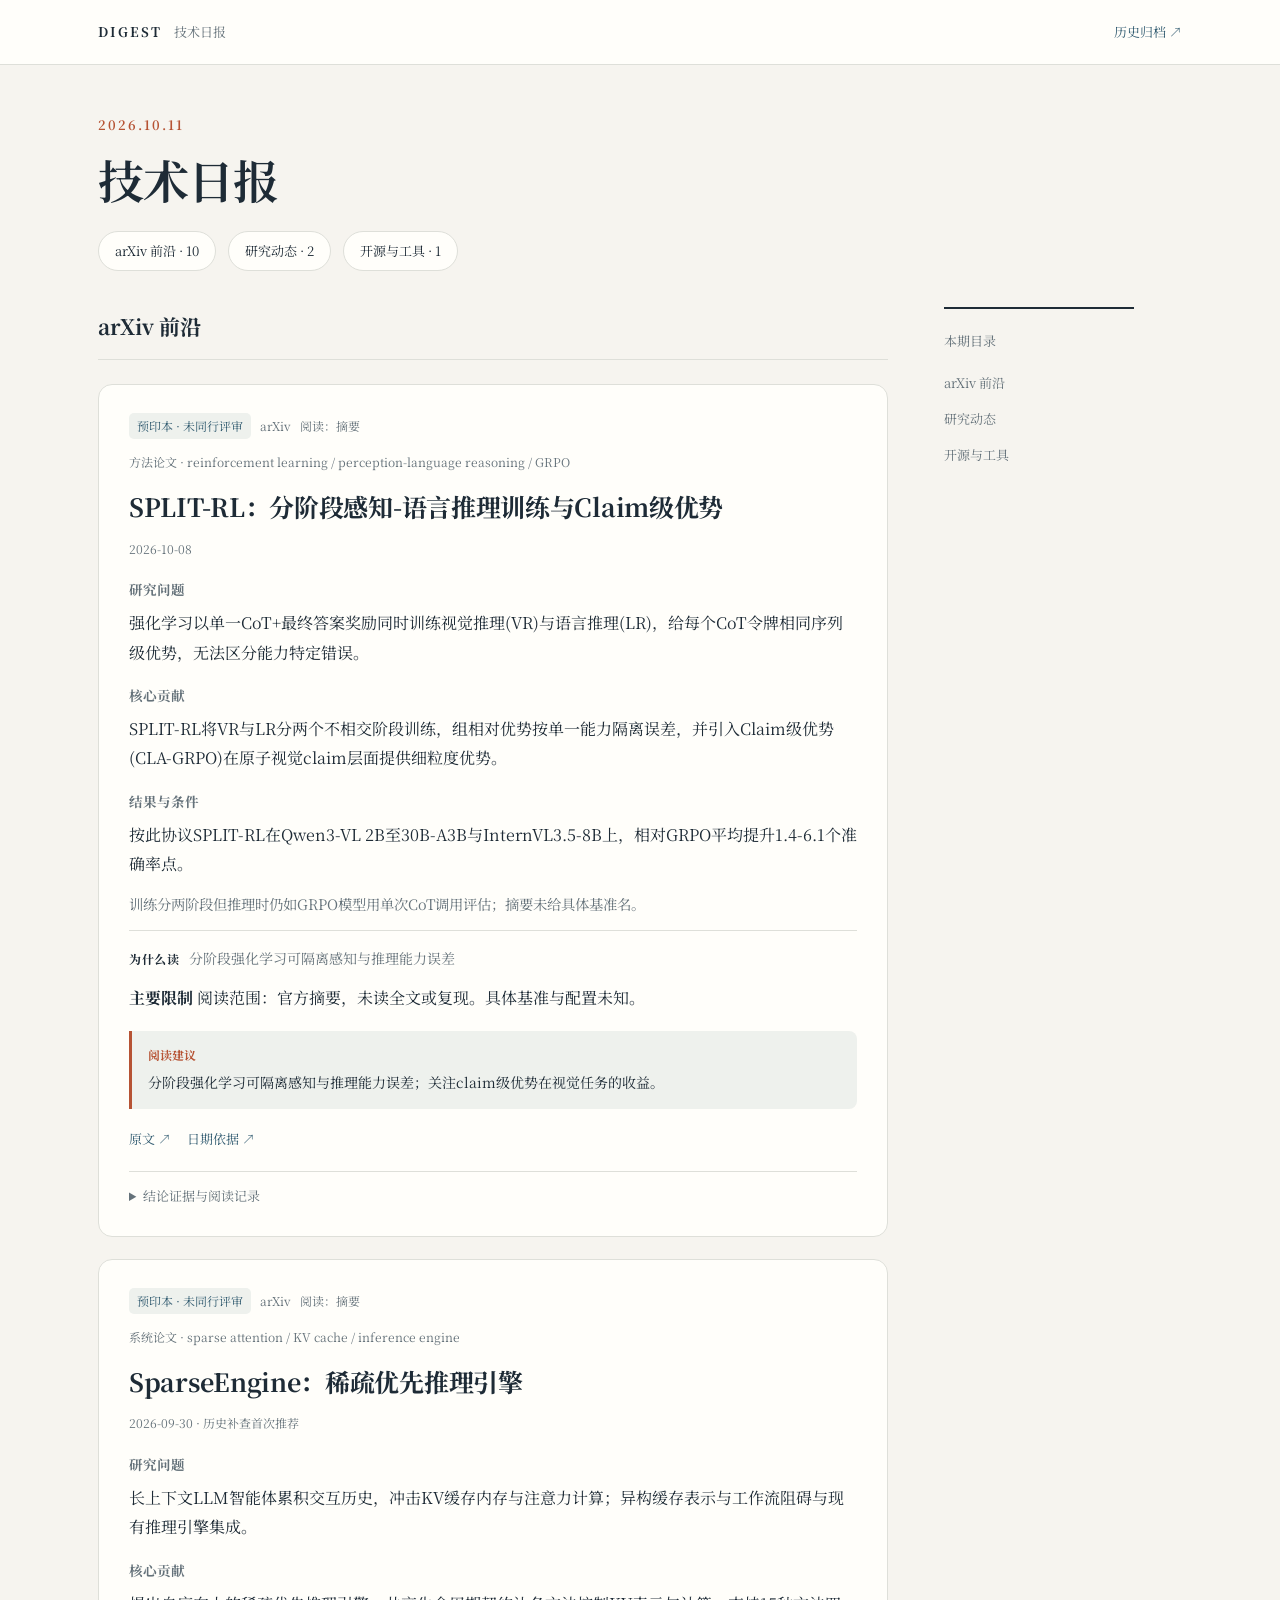
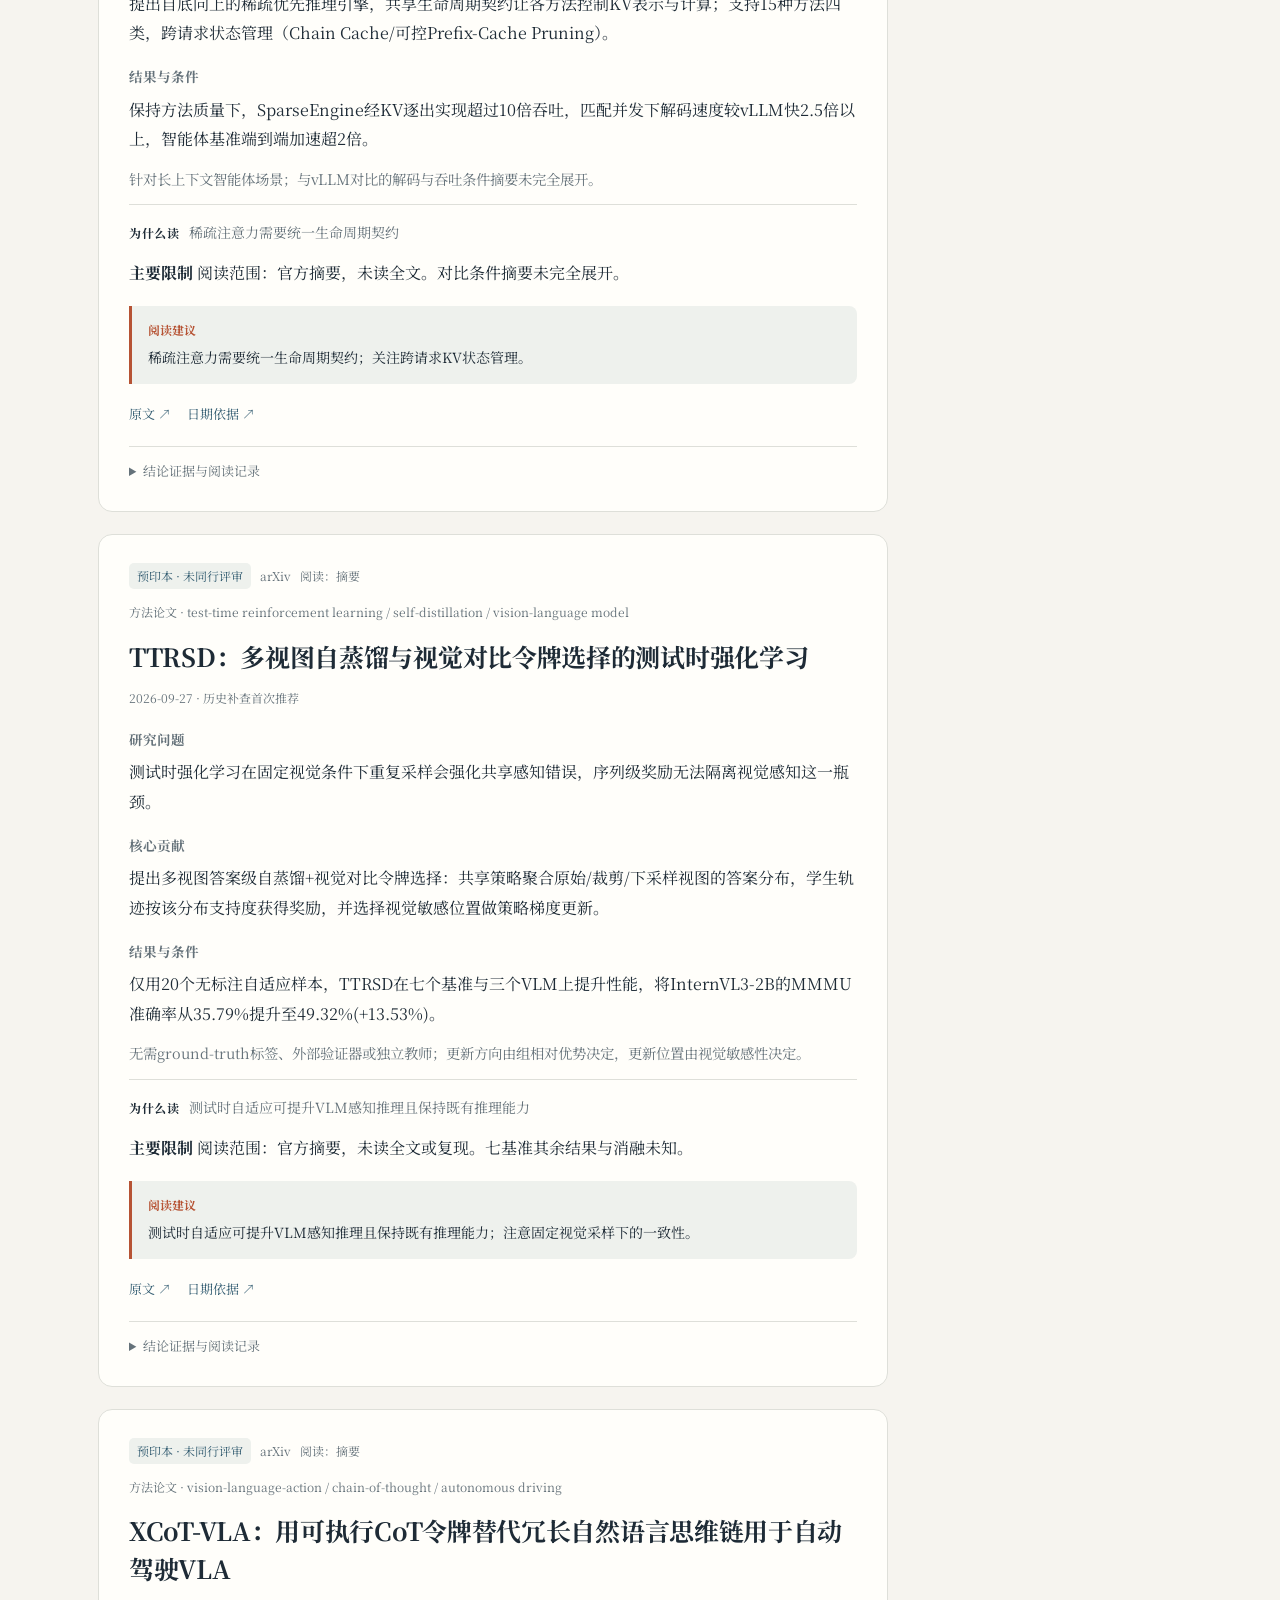
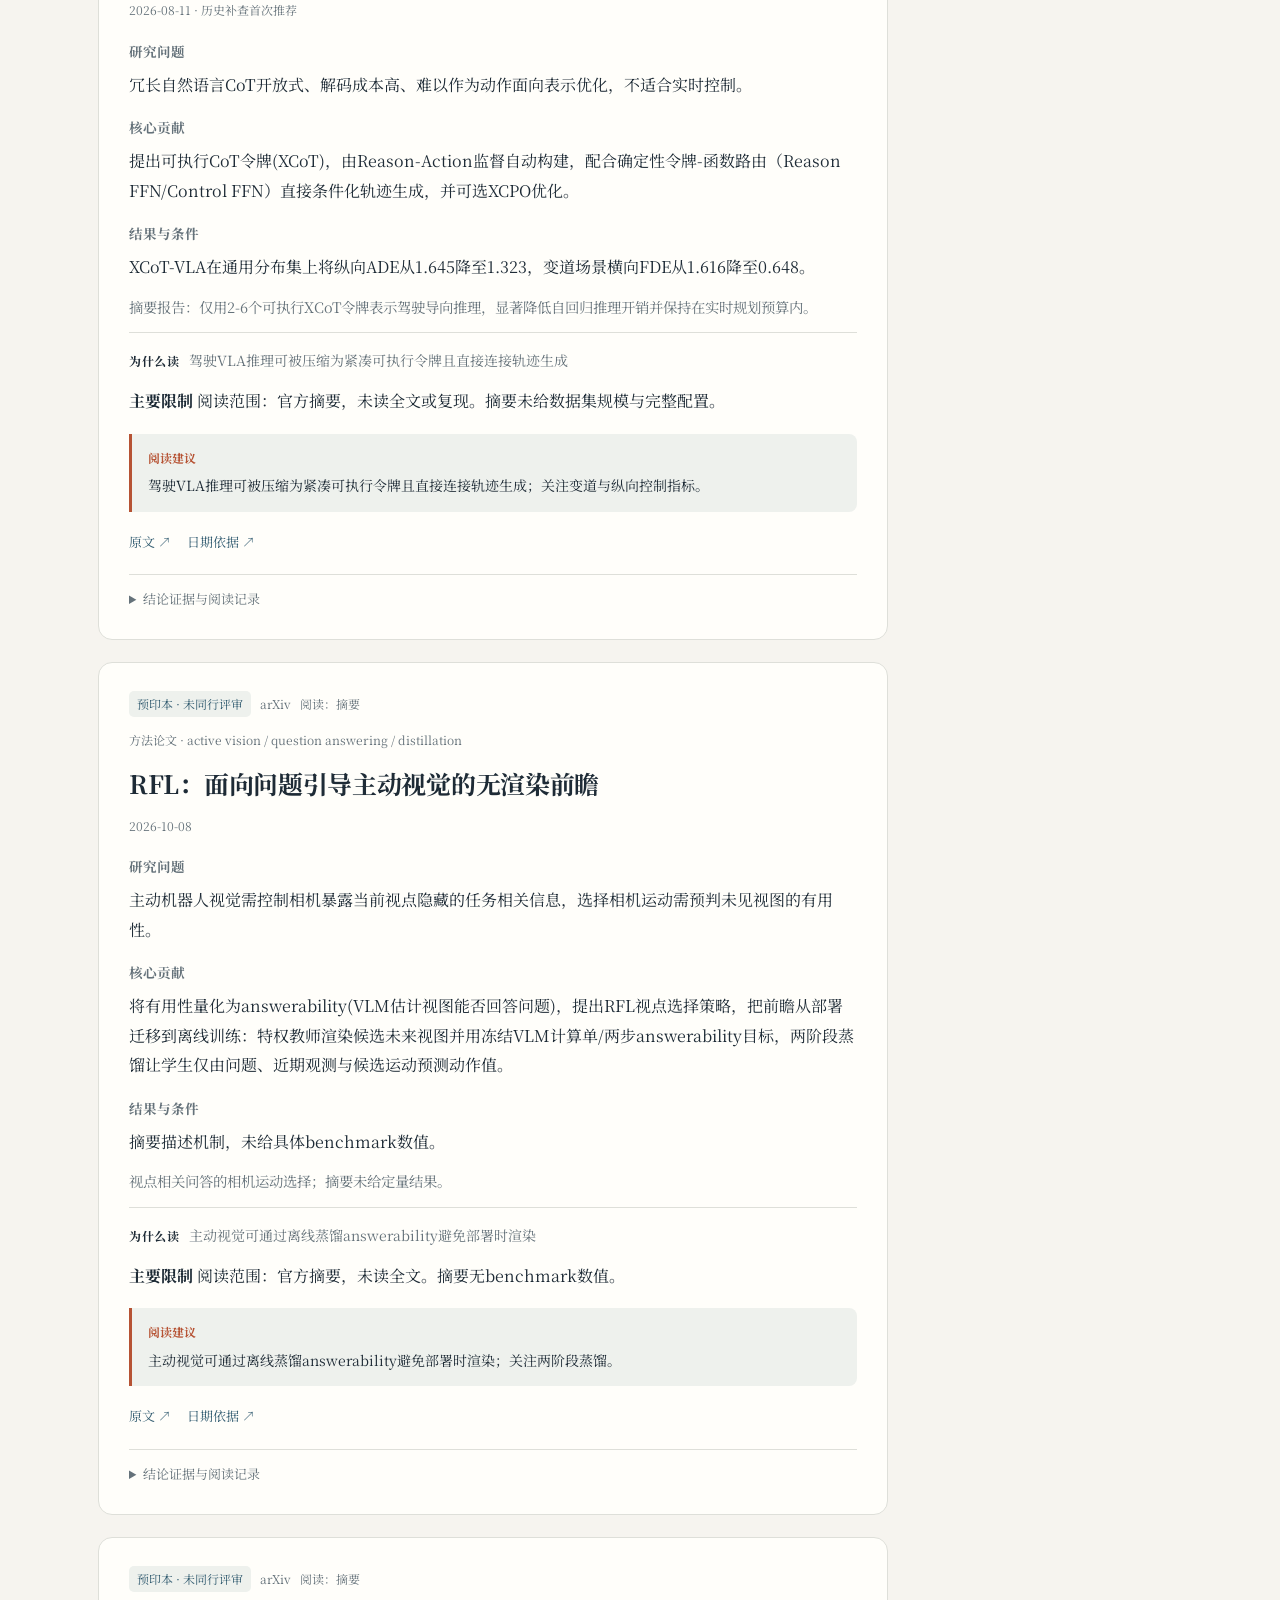
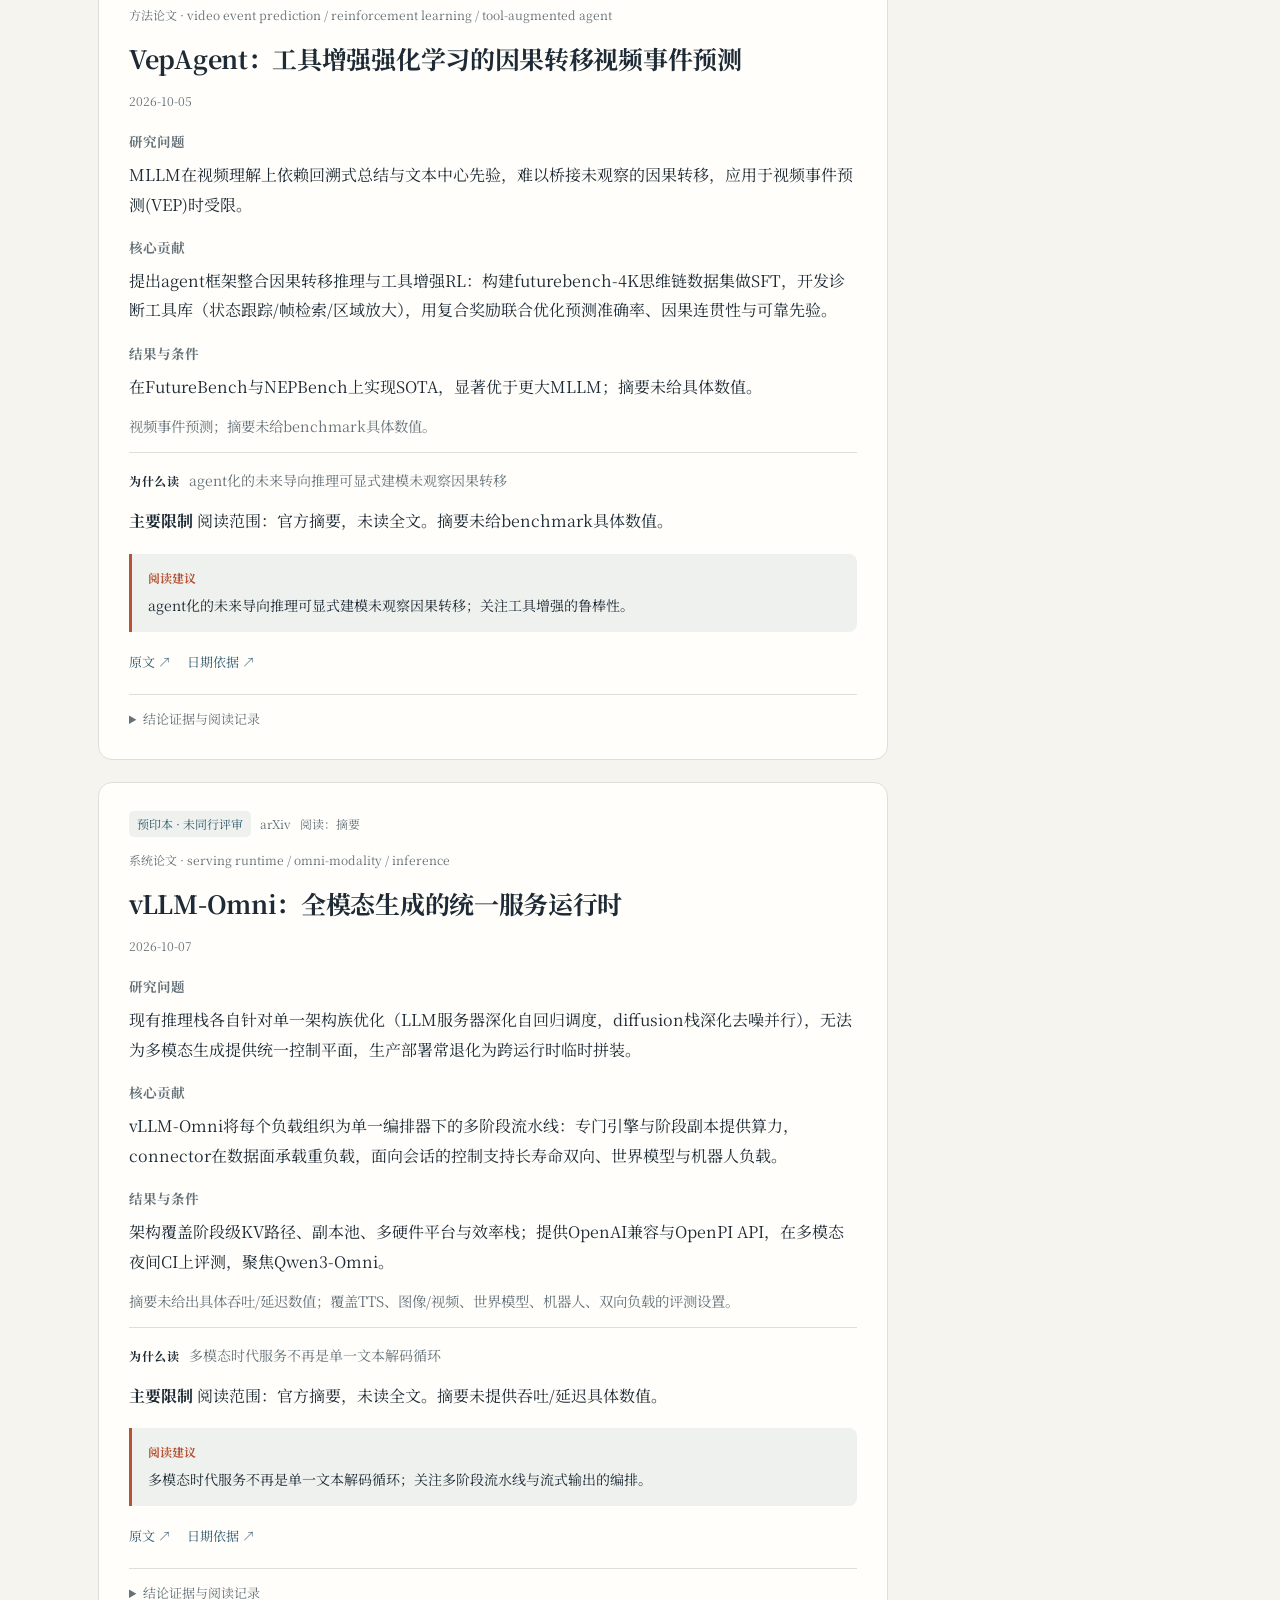
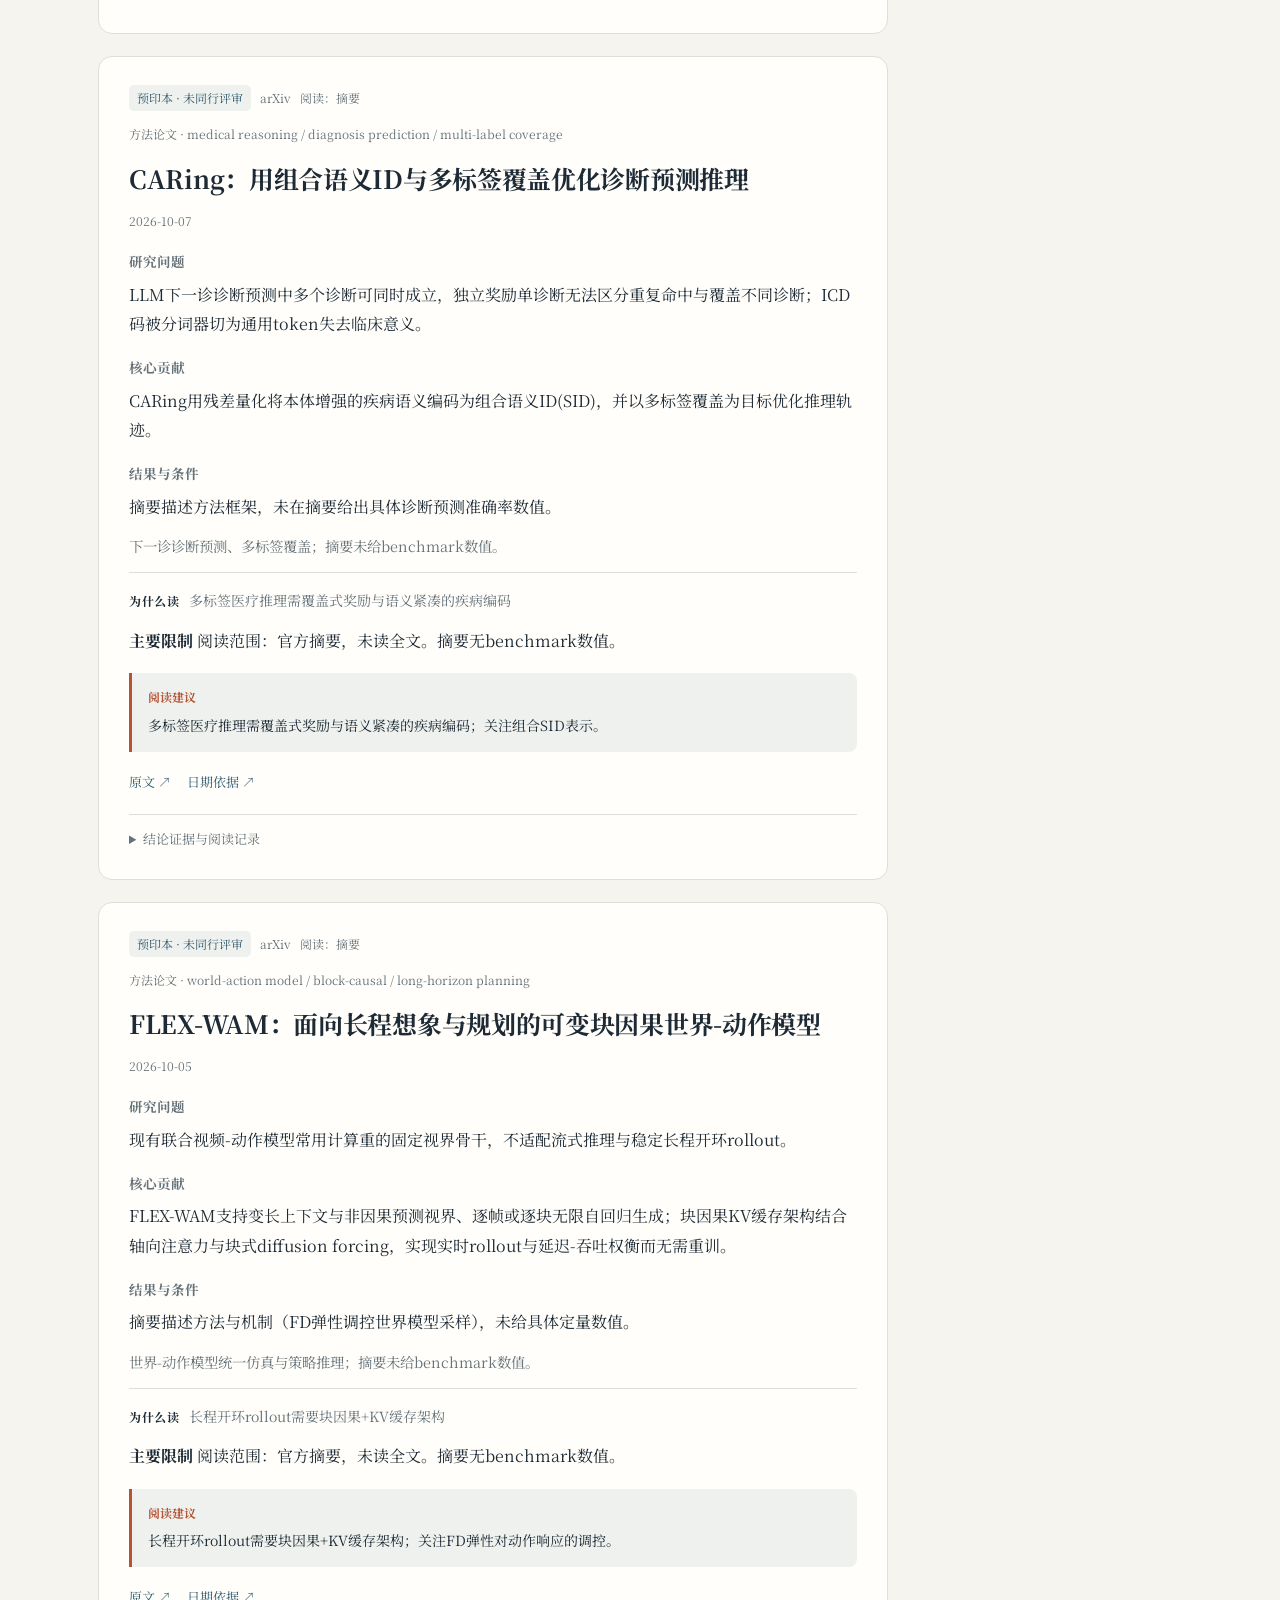
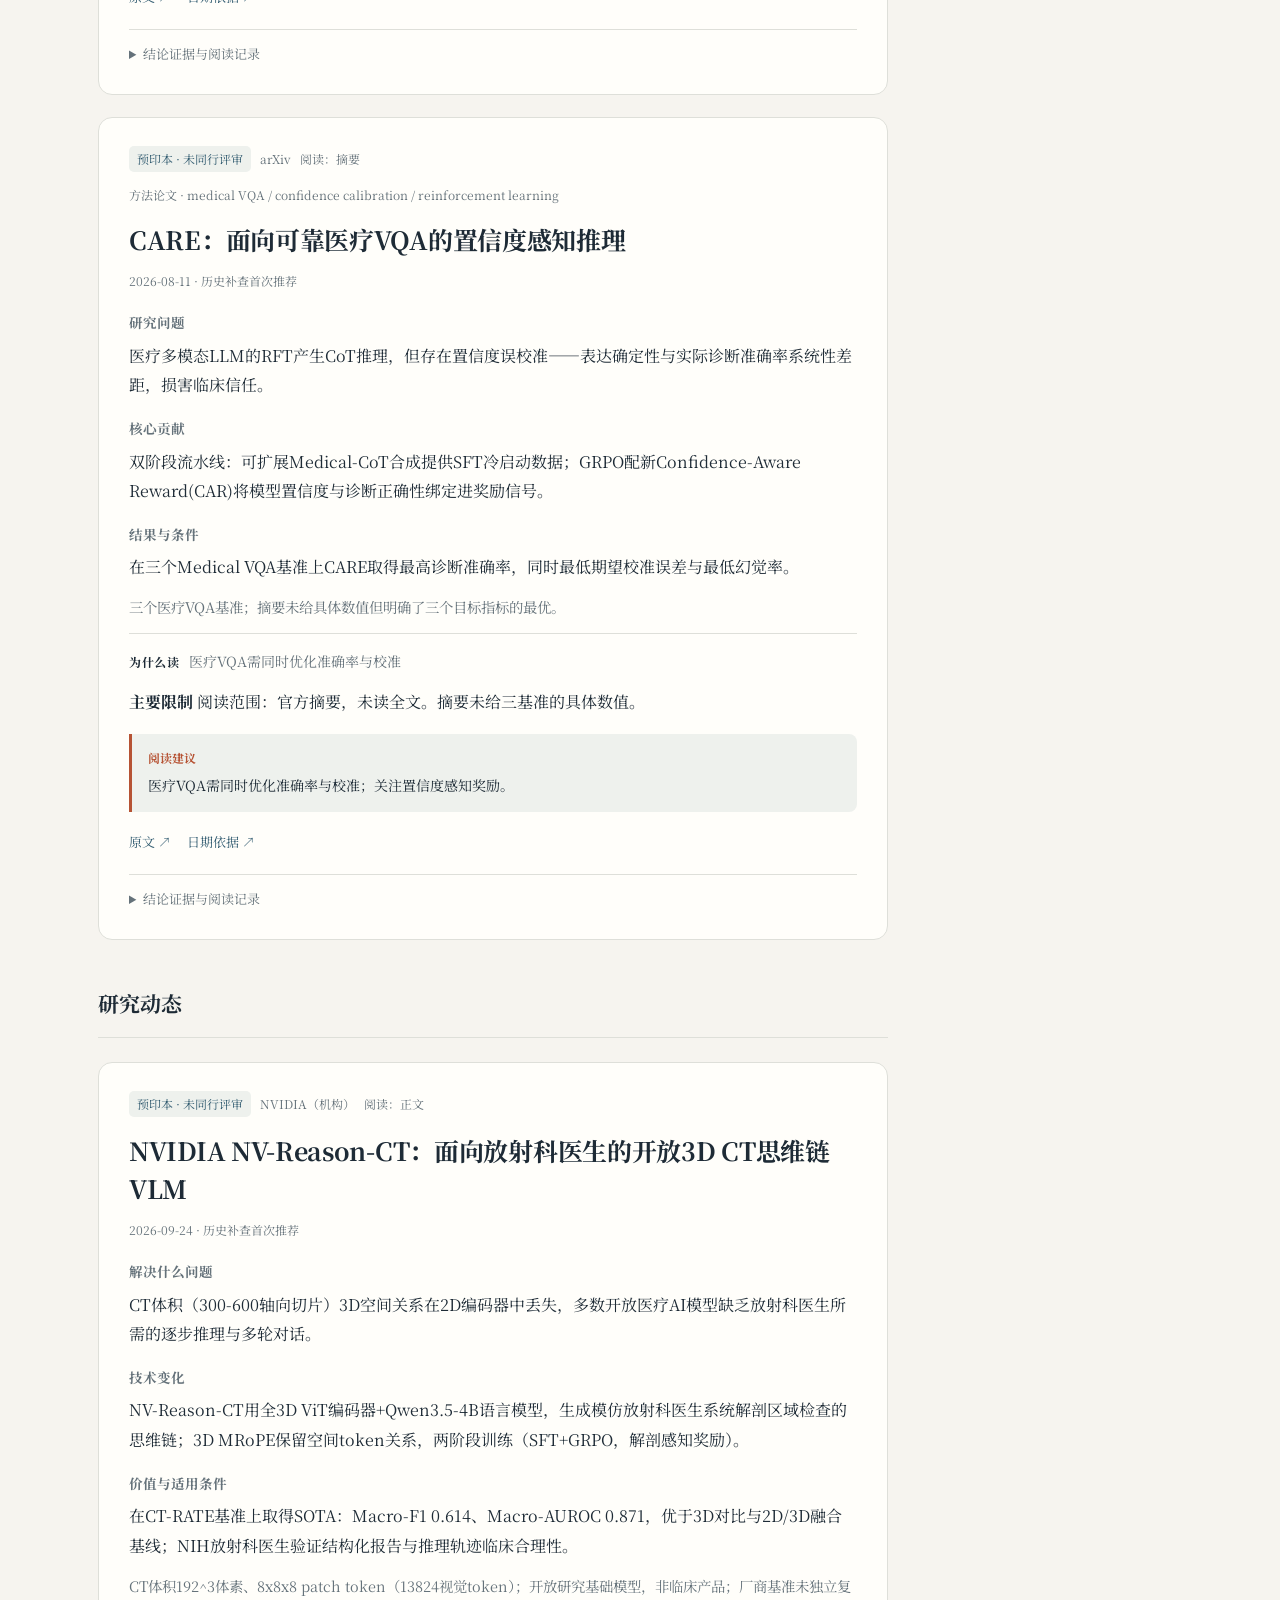
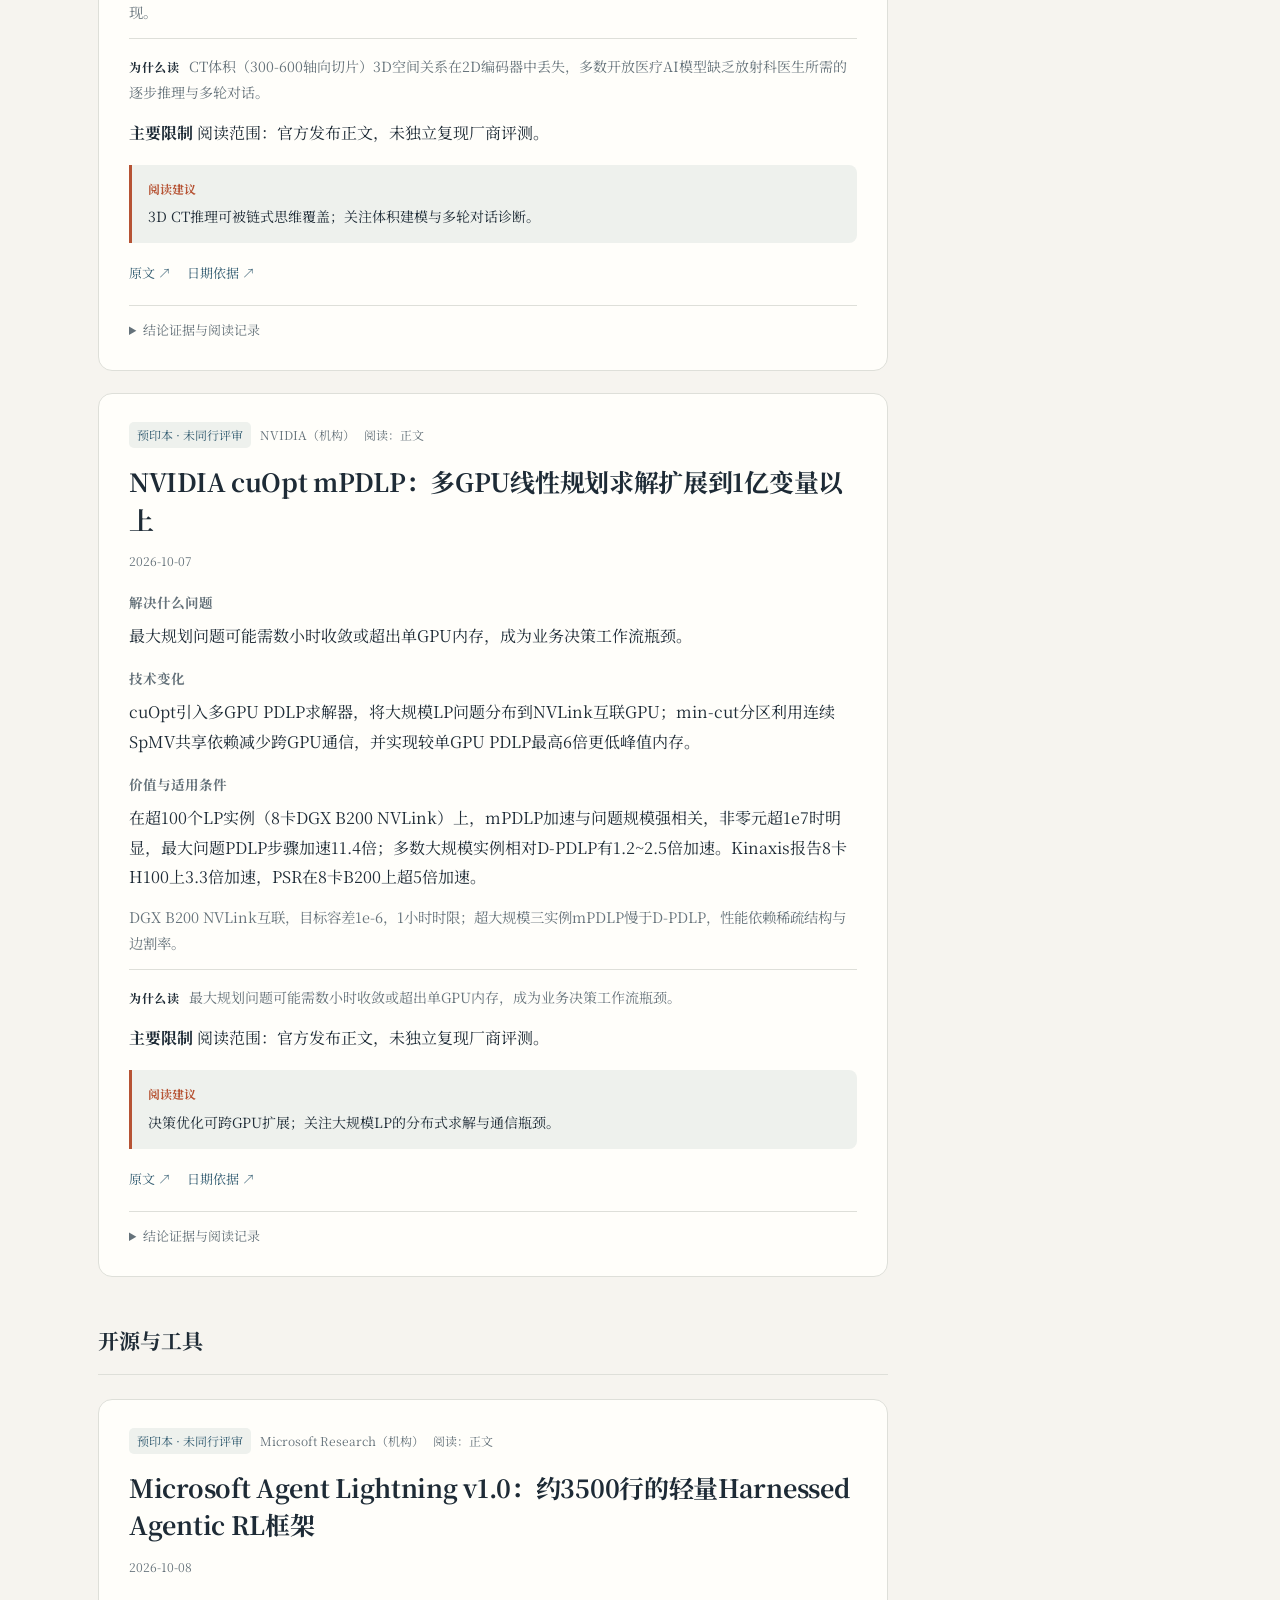
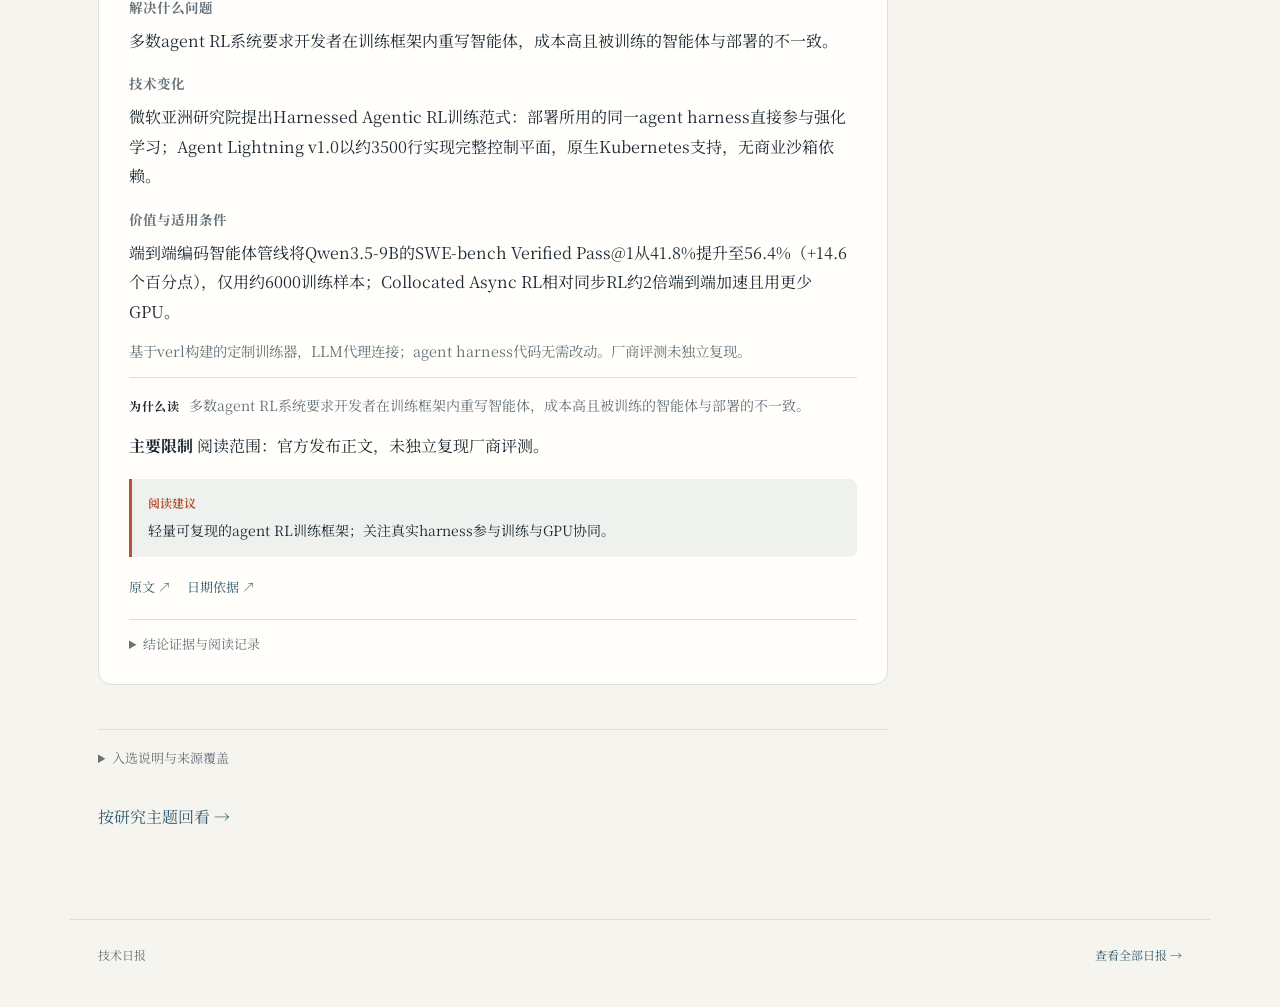
<file: docs/2026-10-11.html>
<!doctype html>
<html lang="zh-CN"><head><meta charset="utf-8"><meta name="viewport" content="width=device-width, initial-scale=1">
<meta name="digest-revision" content="f22ab99f2918376a69944536ce279faf49034bf1ecc7e60e5922b85ee4105115"><title>技术日报 · 2026-10-11</title>
<link rel="stylesheet" href="assets/digest-v3.css?v=84f8b85fc42a"></head><body>
<header><nav><a class="brand" href="index.html">DIGEST<span>技术日报</span></a><a href="index.html">历史归档 ↗</a></nav></header>
<main><div class="masthead"><div class="date">2026.10.11</div><h1>技术日报</h1><div class="tabs"><a href="#arxiv">arXiv 前沿 · 10</a><a href="#news-0">研究动态 · 2</a><a href="#news-2">开源与工具 · 1</a></div></div><div class="layout"><div><section class="section" id="arxiv"><div class="section-title"><h2>arXiv 前沿</h2></div><div id="item-candidate:34ad84dfdb6a748b2ba4609f"><article class="card"><div class="eyebrow"><span class="badge">预印本 · 未同行评审</span><span>arXiv </span><span>阅读：摘要</span></div><p class="meta">方法论文 · reinforcement learning / perception-language reasoning / GRPO</p><h3><a href="https://arxiv.org/abs/2610.10889v1" rel="noopener noreferrer">SPLIT-RL：分阶段感知-语言推理训练与Claim级优势</a></h3><div class="meta">2026-10-08</div><div class="card-fact"><strong>研究问题</strong><p>强化学习以单一CoT+最终答案奖励同时训练视觉推理(VR)与语言推理(LR)，给每个CoT令牌相同序列级优势，无法区分能力特定错误。</p></div><div class="card-fact"><strong>核心贡献</strong><p>SPLIT-RL将VR与LR分两个不相交阶段训练，组相对优势按单一能力隔离误差，并引入Claim级优势(CLA-GRPO)在原子视觉claim层面提供细粒度优势。</p></div><div class="card-fact"><strong>结果与条件</strong><p>按此协议SPLIT-RL在Qwen3-VL 2B至30B-A3B与InternVL3.5-8B上，相对GRPO平均提升1.4-6.1个准确率点。</p></div><p class="conditions">训练分两阶段但推理时仍如GRPO模型用单次CoT调用评估；摘要未给具体基准名。</p><p class="value"><strong>为什么读</strong>分阶段强化学习可隔离感知与推理能力误差</p><p><strong>主要限制</strong> 阅读范围：官方摘要，未读全文或复现。具体基准与配置未知。</p><div class="action"><strong>阅读建议</strong>分阶段强化学习可隔离感知与推理能力误差；关注claim级优势在视觉任务的收益。</div><div class="links"><a href="https://arxiv.org/abs/2610.10889v1" rel="noopener noreferrer">原文 ↗</a><a href="https://arxiv.org/abs/2610.10889v1" rel="noopener noreferrer">日期依据 ↗</a></div><details><summary>结论证据与阅读记录</summary><ul><li>SPLIT-RL在Qwen3-VL 2B至30B-A3B与InternVL3.5-8B上相对GRPO平均提升1.4-6.1准确率点。 · <a href="https://arxiv.org/abs/2610.10889v1" rel="noopener noreferrer">arXiv Abstract</a><br><small>SPLIT-RL improves average accuracy over GRPO by 1.4-6.1 points across Qwen3-VL models from 2B to 30B-A3B and InternVL3.5-8B.</small></li></ul><dl><dt>Qwen3-VL 2B至30B-A3B与InternVL3.5-8B上相对GRPO平均提升1.4-6.1准确率点</dt><dd>指标：平均准确率提升；比较：SPLIT-RL相对GRPO；条件：Qwen3-VL 2B至30B-A3B、InternVL3.5-8B，单次CoT推理<br>摘要明确报告提升区间</dd></dl><dl><dt>方法机制</dt><dd>VR与LR分两阶段训练，组相对优势隔离能力误差；CLA-GRPO在原子视觉claim层面给细粒度优势</dd><dt>比较基线</dt><dd>GRPO</dd><dt>消融与归因</dt><dd>摘要未给消融细节（未报告）</dd></dl><p>发现渠道：arXiv</p></details></article></div><div id="item-candidate:73a788116529cc8c201693e6"><article class="card"><div class="eyebrow"><span class="badge">预印本 · 未同行评审</span><span>arXiv </span><span>阅读：摘要</span></div><p class="meta">系统论文 · sparse attention / KV cache / inference engine</p><h3><a href="https://arxiv.org/abs/2609.39068" rel="noopener noreferrer">SparseEngine：稀疏优先推理引擎</a></h3><div class="meta">2026-09-30 · 历史补查首次推荐</div><div class="card-fact"><strong>研究问题</strong><p>长上下文LLM智能体累积交互历史，冲击KV缓存内存与注意力计算；异构缓存表示与工作流阻碍与现有推理引擎集成。</p></div><div class="card-fact"><strong>核心贡献</strong><p>提出自底向上的稀疏优先推理引擎，共享生命周期契约让各方法控制KV表示与计算；支持15种方法四类，跨请求状态管理（Chain Cache/可控Prefix-Cache Pruning）。</p></div><div class="card-fact"><strong>结果与条件</strong><p>保持方法质量下，SparseEngine经KV逐出实现超过10倍吞吐，匹配并发下解码速度较vLLM快2.5倍以上，智能体基准端到端加速超2倍。</p></div><p class="conditions">针对长上下文智能体场景；与vLLM对比的解码与吞吐条件摘要未完全展开。</p><p class="value"><strong>为什么读</strong>稀疏注意力需要统一生命周期契约</p><p><strong>主要限制</strong> 阅读范围：官方摘要，未读全文。对比条件摘要未完全展开。</p><div class="action"><strong>阅读建议</strong>稀疏注意力需要统一生命周期契约；关注跨请求KV状态管理。</div><div class="links"><a href="https://arxiv.org/abs/2609.39068" rel="noopener noreferrer">原文 ↗</a><a href="https://arxiv.org/abs/2609.39068" rel="noopener noreferrer">日期依据 ↗</a></div><details><summary>结论证据与阅读记录</summary><ul><li>SparseEngine经KV逐出实现超过10倍吞吐，解码速度较vLLM快2.5倍以上，智能体基准端到端加速超2倍。 · <a href="https://arxiv.org/abs/2609.39068" rel="noopener noreferrer">arXiv Abstract</a><br><small>delivers over 10x higher throughput with KV eviction, over 2.5x faster decoding at matched concurrency than vLLM, and over 2x end-to-end speedup on agent benchmarks.</small></li></ul><dl><dt>KV逐出下吞吐超10倍，解码较vLLM快2.5倍，端到端加速超2倍</dt><dd>指标：吞吐/解码速度/端到端加速；比较：SparseEngine相对vLLM；条件：长上下文智能体基准，匹配并发<br>摘要明确报告三类相对数值</dd></dl><dl><dt>工作负载</dt><dd>长上下文LLM智能体推理</dd><dt>硬件与配置</dt><dd>摘要未明确硬件（未报告）</dd><dt>比较公平性</dt><dd>与vLLM对比</dd><dt>成本与代价</dt><dd>摘要未给成本数值（未报告）</dd></dl><p>发现渠道：HF Daily Papers</p></details></article></div><div id="item-candidate:cded1106d8e655a01ad56df1"><article class="card"><div class="eyebrow"><span class="badge">预印本 · 未同行评审</span><span>arXiv </span><span>阅读：摘要</span></div><p class="meta">方法论文 · test-time reinforcement learning / self-distillation / vision-language model</p><h3><a href="https://arxiv.org/abs/2609.33414" rel="noopener noreferrer">TTRSD：多视图自蒸馏与视觉对比令牌选择的测试时强化学习</a></h3><div class="meta">2026-09-27 · 历史补查首次推荐</div><div class="card-fact"><strong>研究问题</strong><p>测试时强化学习在固定视觉条件下重复采样会强化共享感知错误，序列级奖励无法隔离视觉感知这一瓶颈。</p></div><div class="card-fact"><strong>核心贡献</strong><p>提出多视图答案级自蒸馏+视觉对比令牌选择：共享策略聚合原始/裁剪/下采样视图的答案分布，学生轨迹按该分布支持度获得奖励，并选择视觉敏感位置做策略梯度更新。</p></div><div class="card-fact"><strong>结果与条件</strong><p>仅用20个无标注自适应样本，TTRSD在七个基准与三个VLM上提升性能，将InternVL3-2B的MMMU准确率从35.79%提升至49.32%(+13.53%)。</p></div><p class="conditions">无需ground-truth标签、外部验证器或独立教师；更新方向由组相对优势决定，更新位置由视觉敏感性决定。</p><p class="value"><strong>为什么读</strong>测试时自适应可提升VLM感知推理且保持既有推理能力</p><p><strong>主要限制</strong> 阅读范围：官方摘要，未读全文或复现。七基准其余结果与消融未知。</p><div class="action"><strong>阅读建议</strong>测试时自适应可提升VLM感知推理且保持既有推理能力；注意固定视觉采样下的一致性。</div><div class="links"><a href="https://arxiv.org/abs/2609.33414" rel="noopener noreferrer">原文 ↗</a><a href="https://arxiv.org/abs/2609.33414" rel="noopener noreferrer">日期依据 ↗</a></div><details><summary>结论证据与阅读记录</summary><ul><li>仅20个无标注样本下TTRSD将InternVL3-2B的MMMU准确率从35.79%提升至49.32%(+13.53%)。 · <a href="https://arxiv.org/abs/2609.33414" rel="noopener noreferrer">arXiv Abstract</a><br><small>With only 20 unlabeled adaptation samples, TTRSD improves performance ... raising InternVL3-2B&#x27;s MMMU accuracy from 35.79% to 49.32%(+13.53%)</small></li></ul><dl><dt>仅用20个无标注样本下，InternVL3-2B的MMMU准确率从35.79%提升至49.32%(+13.53%)</dt><dd>指标：MMMU准确率；比较：TTRSD相对原模型；条件：20个无标注自适应样本，七个基准与三个VLM中的InternVL3-2B<br>摘要明确报告+13.53个百分点</dd></dl><dl><dt>方法机制</dt><dd>多视图答案级自蒸馏聚合答案分布+视觉对比令牌选择定位视觉敏感位置做策略梯度更新</dd><dt>比较基线</dt><dd>摘要未列全部基线（相对原模型）</dd><dt>消融与归因</dt><dd>摘要未给消融细节（未报告）</dd></dl><p>发现渠道：Semantic Scholar</p></details></article></div><div id="item-candidate:e4a62572eba9fbf6ed7df16e"><article class="card"><div class="eyebrow"><span class="badge">预印本 · 未同行评审</span><span>arXiv </span><span>阅读：摘要</span></div><p class="meta">方法论文 · vision-language-action / chain-of-thought / autonomous driving</p><h3><a href="https://arxiv.org/abs/2608.10976v1" rel="noopener noreferrer">XCoT-VLA：用可执行CoT令牌替代冗长自然语言思维链用于自动驾驶VLA</a></h3><div class="meta">2026-08-11 · 历史补查首次推荐</div><div class="card-fact"><strong>研究问题</strong><p>冗长自然语言CoT开放式、解码成本高、难以作为动作面向表示优化，不适合实时控制。</p></div><div class="card-fact"><strong>核心贡献</strong><p>提出可执行CoT令牌(XCoT)，由Reason-Action监督自动构建，配合确定性令牌-函数路由（Reason FFN/Control FFN）直接条件化轨迹生成，并可选XCPO优化。</p></div><div class="card-fact"><strong>结果与条件</strong><p>XCoT-VLA在通用分布集上将纵向ADE从1.645降至1.323，变道场景横向FDE从1.616降至0.648。</p></div><p class="conditions">摘要报告：仅用2-6个可执行XCoT令牌表示驾驶导向推理，显著降低自回归推理开销并保持在实时规划预算内。</p><p class="value"><strong>为什么读</strong>驾驶VLA推理可被压缩为紧凑可执行令牌且直接连接轨迹生成</p><p><strong>主要限制</strong> 阅读范围：官方摘要，未读全文或复现。摘要未给数据集规模与完整配置。</p><div class="action"><strong>阅读建议</strong>驾驶VLA推理可被压缩为紧凑可执行令牌且直接连接轨迹生成；关注变道与纵向控制指标。</div><div class="links"><a href="https://arxiv.org/abs/2608.10976v1" rel="noopener noreferrer">原文 ↗</a><a href="https://arxiv.org/abs/2608.10976v1" rel="noopener noreferrer">日期依据 ↗</a></div><details><summary>结论证据与阅读记录</summary><ul><li>XCoT-VLA在通用分布集上纵向ADE从1.645降至1.323，变道场景横向FDE从1.616降至0.648。 · <a href="https://arxiv.org/abs/2608.10976v1" rel="noopener noreferrer">arXiv Abstract</a><br><small>XCoT-VLA reduces longitudinal ADE from 1.645 to 1.323 on a general-distribution set and lateral FDE from 1.616 to 0.648 in lane-change scenarios.</small></li></ul><dl><dt>纵向ADE从1.645降至1.323，横向FDE从1.616降至0.648</dt><dd>指标：ADE/FDE；比较：XCoT-VLA相对自然语言CoT基线；条件：通用分布集与变道场景，摘要未给数据集规模<br>摘要明确报告两个指标的改善数值</dd></dl><dl><dt>方法机制</dt><dd>可执行CoT令牌由Reason-Action监督构建，确定性令牌-函数路由直接条件化轨迹生成</dd><dt>比较基线</dt><dd>摘要未给具体基线名（相对自然语言CoT基线）</dd><dt>消融与归因</dt><dd>摘要未给消融细节（未报告）</dd></dl><p>发现渠道：arXiv</p></details></article></div><div id="item-candidate:cdf826ab8ea5137603be3b16"><article class="card"><div class="eyebrow"><span class="badge">预印本 · 未同行评审</span><span>arXiv </span><span>阅读：摘要</span></div><p class="meta">方法论文 · active vision / question answering / distillation</p><h3><a href="https://arxiv.org/abs/2610.11039v1" rel="noopener noreferrer">RFL：面向问题引导主动视觉的无渲染前瞻</a></h3><div class="meta">2026-10-08</div><div class="card-fact"><strong>研究问题</strong><p>主动机器人视觉需控制相机暴露当前视点隐藏的任务相关信息，选择相机运动需预判未见视图的有用性。</p></div><div class="card-fact"><strong>核心贡献</strong><p>将有用性量化为answerability(VLM估计视图能否回答问题)，提出RFL视点选择策略，把前瞻从部署迁移到离线训练：特权教师渲染候选未来视图并用冻结VLM计算单/两步answerability目标，两阶段蒸馏让学生仅由问题、近期观测与候选运动预测动作值。</p></div><div class="card-fact"><strong>结果与条件</strong><p>摘要描述机制，未给具体benchmark数值。</p></div><p class="conditions">视点相关问答的相机运动选择；摘要未给定量结果。</p><p class="value"><strong>为什么读</strong>主动视觉可通过离线蒸馏answerability避免部署时渲染</p><p><strong>主要限制</strong> 阅读范围：官方摘要，未读全文。摘要无benchmark数值。</p><div class="action"><strong>阅读建议</strong>主动视觉可通过离线蒸馏answerability避免部署时渲染；关注两阶段蒸馏。</div><div class="links"><a href="https://arxiv.org/abs/2610.11039v1" rel="noopener noreferrer">原文 ↗</a><a href="https://arxiv.org/abs/2610.11039v1" rel="noopener noreferrer">日期依据 ↗</a></div><details><summary>结论证据与阅读记录</summary><ul><li>RFL以answerability作为视点有用性量化，用两阶段蒸馏让学生仅由问题、近期观测与候选运动预测动作值。 · <a href="https://arxiv.org/abs/2610.11039v1" rel="noopener noreferrer">arXiv Abstract</a><br><small>quantify this usefulness as answerability ... two-stage distillation, a student learns to predict these action values from the question, recent visual observations, and a candidate camera motion</small></li></ul><dl><dt>RFL以answerability作为视点有用性量化，用两阶段蒸馏让学生仅由问题、近期观测与候选运动预测动作值。</dt><dd>指标：文中报告的指标；比较：本文方法相对基线（具体基线见摘要）；条件：视点相关问答的相机运动选择；摘要未给定量结果。<br>摘要明确以answerability量化视点有用性并通过两阶段蒸馏让学生仅由问题/观测/候选运动预测动作值，结论对应 Abstract 方法</dd></dl><dl><dt>方法机制</dt><dd>answerability量化视点有用性，特权教师渲染未来视图算目标，两阶段蒸馏让学生仅由问题/观测/候选运动预测动作值</dd><dt>比较基线</dt><dd>摘要未列基线（未报告）</dd><dt>消融与归因</dt><dd>摘要未给消融细节（未报告）</dd></dl><p>发现渠道：arXiv</p></details></article></div><div id="item-candidate:b4cafb20bdc06b2352d51d6d"><article class="card"><div class="eyebrow"><span class="badge">预印本 · 未同行评审</span><span>arXiv </span><span>阅读：摘要</span></div><p class="meta">方法论文 · video event prediction / reinforcement learning / tool-augmented agent</p><h3><a href="https://arxiv.org/abs/2610.06293v1" rel="noopener noreferrer">VepAgent：工具增强强化学习的因果转移视频事件预测</a></h3><div class="meta">2026-10-05</div><div class="card-fact"><strong>研究问题</strong><p>MLLM在视频理解上依赖回溯式总结与文本中心先验，难以桥接未观察的因果转移，应用于视频事件预测(VEP)时受限。</p></div><div class="card-fact"><strong>核心贡献</strong><p>提出agent框架整合因果转移推理与工具增强RL：构建futurebench-4K思维链数据集做SFT，开发诊断工具库（状态跟踪/帧检索/区域放大），用复合奖励联合优化预测准确率、因果连贯性与可靠先验。</p></div><div class="card-fact"><strong>结果与条件</strong><p>在FutureBench与NEPBench上实现SOTA，显著优于更大MLLM；摘要未给具体数值。</p></div><p class="conditions">视频事件预测；摘要未给benchmark具体数值。</p><p class="value"><strong>为什么读</strong>agent化的未来导向推理可显式建模未观察因果转移</p><p><strong>主要限制</strong> 阅读范围：官方摘要，未读全文。摘要未给benchmark具体数值。</p><div class="action"><strong>阅读建议</strong>agent化的未来导向推理可显式建模未观察因果转移；关注工具增强的鲁棒性。</div><div class="links"><a href="https://arxiv.org/abs/2610.06293v1" rel="noopener noreferrer">原文 ↗</a><a href="https://arxiv.org/abs/2610.06293v1" rel="noopener noreferrer">日期依据 ↗</a></div><details><summary>结论证据与阅读记录</summary><ul><li>VepAgent在FutureBench与NEPBench上达到SOTA，显著优于更大MLLM。 · <a href="https://arxiv.org/abs/2610.06293v1" rel="noopener noreferrer">arXiv Abstract</a><br><small>Extensive evaluations on FutureBench and NEPBench datasets demonstrate that our method achieves state-of-the-art performance, significantly outperforming larger MLLMs</small></li></ul><dl><dt>VepAgent在FutureBench与NEPBench上达到SOTA，显著优于更大MLLM。</dt><dd>指标：文中报告的指标；比较：本文方法相对基线（具体基线见摘要）；条件：视频事件预测；摘要未给benchmark具体数值。<br>摘要明确在FutureBench与NEPBench上达到SOTA并优于更大MLLM，结论对应 Abstract 的评测段落</dd></dl><dl><dt>方法机制</dt><dd>futurebench-4K SFT+诊断工具库+复合奖励（准确率/因果连贯性/可靠先验）</dd><dt>比较基线</dt><dd>更大MLLM</dd><dt>消融与归因</dt><dd>摘要未给消融细节（未报告）</dd></dl><p>发现渠道：arXiv</p></details></article></div><div id="item-candidate:fb4e98e0d78d3d795f4c6939"><article class="card"><div class="eyebrow"><span class="badge">预印本 · 未同行评审</span><span>arXiv </span><span>阅读：摘要</span></div><p class="meta">系统论文 · serving runtime / omni-modality / inference</p><h3><a href="https://arxiv.org/abs/2610.09307v1" rel="noopener noreferrer">vLLM-Omni：全模态生成的统一服务运行时</a></h3><div class="meta">2026-10-07</div><div class="card-fact"><strong>研究问题</strong><p>现有推理栈各自针对单一架构族优化（LLM服务器深化自回归调度，diffusion栈深化去噪并行），无法为多模态生成提供统一控制平面，生产部署常退化为跨运行时临时拼装。</p></div><div class="card-fact"><strong>核心贡献</strong><p>vLLM-Omni将每个负载组织为单一编排器下的多阶段流水线：专门引擎与阶段副本提供算力，connector在数据面承载重负载，面向会话的控制支持长寿命双向、世界模型与机器人负载。</p></div><div class="card-fact"><strong>结果与条件</strong><p>架构覆盖阶段级KV路径、副本池、多硬件平台与效率栈；提供OpenAI兼容与OpenPI API，在多模态夜间CI上评测，聚焦Qwen3-Omni。</p></div><p class="conditions">摘要未给出具体吞吐/延迟数值；覆盖TTS、图像/视频、世界模型、机器人、双向负载的评测设置。</p><p class="value"><strong>为什么读</strong>多模态时代服务不再是单一文本解码循环</p><p><strong>主要限制</strong> 阅读范围：官方摘要，未读全文。摘要未提供吞吐/延迟具体数值。</p><div class="action"><strong>阅读建议</strong>多模态时代服务不再是单一文本解码循环；关注多阶段流水线与流式输出的编排。</div><div class="links"><a href="https://arxiv.org/abs/2610.09307v1" rel="noopener noreferrer">原文 ↗</a><a href="https://arxiv.org/abs/2610.09307v1" rel="noopener noreferrer">日期依据 ↗</a></div><details><summary>结论证据与阅读记录</summary><ul><li>vLLM-Omni将每种负载组织为多阶段流水线，提供阶段级KV路径、副本池与多硬件平台支持，聚焦Qwen3-Omni评测。 · <a href="https://arxiv.org/abs/2610.09307v1" rel="noopener noreferrer">arXiv Abstract</a><br><small>organizes each workload as a multi-stage pipeline under a single orchestrator ... We evaluate on the multimodal nightly CI, focused on Qwen3-Omni.</small></li></ul><dl><dt>vLLM-Omni将每种负载组织为多阶段流水线，提供阶段级KV路径与副本池，聚焦Qwen3-Omni评测。</dt><dd>指标：文中报告的指标；比较：本文方法相对基线（具体基线见摘要）；条件：多模态夜间CI，覆盖TTS、图像/视频、世界模型、机器人、双向负载；摘要未给出具体吞吐/延迟数值。<br>摘要明确将负载组织为多阶段流水线并聚焦Qwen3-Omni评测</dd></dl><dl><dt>工作负载</dt><dd>多模态生成负载：TTS、图像/视频、世界模型、机器人、双向</dd><dt>硬件与配置</dt><dd>H100（TTS/MiniCPM-o用H200）</dd><dt>比较公平性</dt><dd>摘要未给与其他运行时定量对比</dd><dt>成本与代价</dt><dd>摘要未给成本数值（未报告）</dd></dl><p>发现渠道：arXiv</p></details></article></div><div id="item-candidate:293abca3314d30a295d5ab3f"><article class="card"><div class="eyebrow"><span class="badge">预印本 · 未同行评审</span><span>arXiv </span><span>阅读：摘要</span></div><p class="meta">方法论文 · medical reasoning / diagnosis prediction / multi-label coverage</p><h3><a href="https://arxiv.org/abs/2610.10641v1" rel="noopener noreferrer">CARing：用组合语义ID与多标签覆盖优化诊断预测推理</a></h3><div class="meta">2026-10-07</div><div class="card-fact"><strong>研究问题</strong><p>LLM下一诊诊断预测中多个诊断可同时成立，独立奖励单诊断无法区分重复命中与覆盖不同诊断；ICD码被分词器切为通用token失去临床意义。</p></div><div class="card-fact"><strong>核心贡献</strong><p>CARing用残差量化将本体增强的疾病语义编码为组合语义ID(SID)，并以多标签覆盖为目标优化推理轨迹。</p></div><div class="card-fact"><strong>结果与条件</strong><p>摘要描述方法框架，未在摘要给出具体诊断预测准确率数值。</p></div><p class="conditions">下一诊诊断预测、多标签覆盖；摘要未给benchmark数值。</p><p class="value"><strong>为什么读</strong>多标签医疗推理需覆盖式奖励与语义紧凑的疾病编码</p><p><strong>主要限制</strong> 阅读范围：官方摘要，未读全文。摘要无benchmark数值。</p><div class="action"><strong>阅读建议</strong>多标签医疗推理需覆盖式奖励与语义紧凑的疾病编码；关注组合SID表示。</div><div class="links"><a href="https://arxiv.org/abs/2610.10641v1" rel="noopener noreferrer">原文 ↗</a><a href="https://arxiv.org/abs/2610.10641v1" rel="noopener noreferrer">日期依据 ↗</a></div><details><summary>结论证据与阅读记录</summary><ul><li>CARing将本体增强疾病语义编码为组合语义ID并优化多标签覆盖推理轨迹。 · <a href="https://arxiv.org/abs/2610.10641v1" rel="noopener noreferrer">arXiv Abstract</a><br><small>encodes ontology-enriched disease semantics into compact SIDs through residual quantization ... optimizes reasoning trajectories for multi-label coverage</small></li></ul><dl><dt>CARing将本体增强疾病语义编码为组合语义ID并优化多标签覆盖推理轨迹。</dt><dd>指标：文中报告的指标；比较：本文方法相对基线（具体基线见摘要）；条件：下一诊诊断预测、多标签覆盖；摘要未给benchmark数值。<br>摘要明确CARing以组合语义ID表示诊断并通过多标签覆盖奖励优化推理轨迹，结论对应 Abstract 方法机制</dd></dl><dl><dt>方法机制</dt><dd>残差量化将本体增强疾病语义编码为组合语义ID，以多标签覆盖优化推理轨迹</dd><dt>比较基线</dt><dd>摘要未列基线（未报告）</dd><dt>消融与归因</dt><dd>摘要未给消融细节（未报告）</dd></dl><p>发现渠道：arXiv</p></details></article></div><div id="item-candidate:7149e156abef70e2a9a84cec"><article class="card"><div class="eyebrow"><span class="badge">预印本 · 未同行评审</span><span>arXiv </span><span>阅读：摘要</span></div><p class="meta">方法论文 · world-action model / block-causal / long-horizon planning</p><h3><a href="https://arxiv.org/abs/2610.05483v1" rel="noopener noreferrer">FLEX-WAM：面向长程想象与规划的可变块因果世界-动作模型</a></h3><div class="meta">2026-10-05</div><div class="card-fact"><strong>研究问题</strong><p>现有联合视频-动作模型常用计算重的固定视界骨干，不适配流式推理与稳定长程开环rollout。</p></div><div class="card-fact"><strong>核心贡献</strong><p>FLEX-WAM支持变长上下文与非因果预测视界、逐帧或逐块无限自回归生成；块因果KV缓存架构结合轴向注意力与块式diffusion forcing，实现实时rollout与延迟-吞吐权衡而无需重训。</p></div><div class="card-fact"><strong>结果与条件</strong><p>摘要描述方法与机制（FD弹性调控世界模型采样），未给具体定量数值。</p></div><p class="conditions">世界-动作模型统一仿真与策略推理；摘要未给benchmark数值。</p><p class="value"><strong>为什么读</strong>长程开环rollout需要块因果+KV缓存架构</p><p><strong>主要限制</strong> 阅读范围：官方摘要，未读全文。摘要无benchmark数值。</p><div class="action"><strong>阅读建议</strong>长程开环rollout需要块因果+KV缓存架构；关注FD弹性对动作响应的调控。</div><div class="links"><a href="https://arxiv.org/abs/2610.05483v1" rel="noopener noreferrer">原文 ↗</a><a href="https://arxiv.org/abs/2610.05483v1" rel="noopener noreferrer">日期依据 ↗</a></div><details><summary>结论证据与阅读记录</summary><ul><li>FLEX-WAM用块因果KV缓存架构结合轴向注意力与块式diffusion forcing实现高效实时rollout，并用FD弹性调控动作响应。 · <a href="https://arxiv.org/abs/2610.05483v1" rel="noopener noreferrer">arXiv Abstract</a><br><small>block-causal, KV-cacheable architecture combines axial attention and blockwise diffusion forcing to enable efficient real-time rollout ... Forward-Dynamics (FD) elasticity</small></li></ul><dl><dt>FLEX-WAM用块因果KV缓存架构结合轴向注意力与块式diffusion forcing实现高效实时rollout，并用FD弹性调控动作响应。</dt><dd>指标：文中报告的指标；比较：本文方法相对基线（具体基线见摘要）；条件：世界-动作模型统一仿真与策略推理；摘要未给benchmark数值。<br>摘要明确块因果KV缓存架构结合轴向注意力与块式diffusion forcing，并用FD弹性调控采样，结论对应 Abstract 架构机制</dd></dl><dl><dt>方法机制</dt><dd>块因果KV缓存架构+轴向注意力+块式diffusion forcing，FD弹性调控世界模型采样</dd><dt>比较基线</dt><dd>固定视界联合视频-动作模型（未给名）</dd><dt>消融与归因</dt><dd>摘要未给消融细节（未报告）</dd></dl><p>发现渠道：arXiv</p></details></article></div><div id="item-candidate:0cdeaf5af595081bd43f66e1"><article class="card"><div class="eyebrow"><span class="badge">预印本 · 未同行评审</span><span>arXiv </span><span>阅读：摘要</span></div><p class="meta">方法论文 · medical VQA / confidence calibration / reinforcement learning</p><h3><a href="https://arxiv.org/abs/2608.10964v1" rel="noopener noreferrer">CARE：面向可靠医疗VQA的置信度感知推理</a></h3><div class="meta">2026-08-11 · 历史补查首次推荐</div><div class="card-fact"><strong>研究问题</strong><p>医疗多模态LLM的RFT产生CoT推理，但存在置信度误校准——表达确定性与实际诊断准确率系统性差距，损害临床信任。</p></div><div class="card-fact"><strong>核心贡献</strong><p>双阶段流水线：可扩展Medical-CoT合成提供SFT冷启动数据；GRPO配新Confidence-Aware Reward(CAR)将模型置信度与诊断正确性绑定进奖励信号。</p></div><div class="card-fact"><strong>结果与条件</strong><p>在三个Medical VQA基准上CARE取得最高诊断准确率，同时最低期望校准误差与最低幻觉率。</p></div><p class="conditions">三个医疗VQA基准；摘要未给具体数值但明确了三个目标指标的最优。</p><p class="value"><strong>为什么读</strong>医疗VQA需同时优化准确率与校准</p><p><strong>主要限制</strong> 阅读范围：官方摘要，未读全文。摘要未给三基准的具体数值。</p><div class="action"><strong>阅读建议</strong>医疗VQA需同时优化准确率与校准；关注置信度感知奖励。</div><div class="links"><a href="https://arxiv.org/abs/2608.10964v1" rel="noopener noreferrer">原文 ↗</a><a href="https://arxiv.org/abs/2608.10964v1" rel="noopener noreferrer">日期依据 ↗</a></div><details><summary>结论证据与阅读记录</summary><ul><li>CARE在三个Medical VQA基准上取得最高诊断准确率、最低期望校准误差与最低幻觉率。 · <a href="https://arxiv.org/abs/2608.10964v1" rel="noopener noreferrer">arXiv Abstract</a><br><small>Across three Medical VQA benchmarks, CARE achieves the highest diagnostic accuracy while obtaining the lowest Expected Calibration Error and Hallucination Rate</small></li></ul><dl><dt>CARE在三个Medical VQA基准上取得最高诊断准确率、最低期望校准误差与最低幻觉率。</dt><dd>指标：文中报告的指标；比较：本文方法相对基线（具体基线见摘要）；条件：三个医疗VQA基准；摘要未给具体数值但明确了三个目标指标的最优。<br>摘要明确双阶段流水线（Medical-CoT SFT + GRPO配CAR）在三Medical VQA基准取得最高准确率与最低校准误差、幻觉率，结论对应 Abstract 评测段落</dd></dl><dl><dt>方法机制</dt><dd>Medical-CoT合成SFT冷启动+GRPO配CAR将置信度与诊断正确性绑定进奖励</dd><dt>比较基线</dt><dd>摘要未列全部基线（未报告）</dd><dt>消融与归因</dt><dd>摘要未给消融细节（未报告）</dd></dl><p>发现渠道：arXiv</p></details></article></div></section><section class="section" id="news-0"><div class="section-title"><h2>研究动态</h2></div><div id="item-candidate:b08a743237fa4c06cd40e3d9"><article class="card"><div class="eyebrow"><span class="badge">预印本 · 未同行评审</span><span>NVIDIA（机构） </span><span>阅读：正文</span></div><h3><a href="https://developer.nvidia.com/blog/introducing-nv-reason-ct-open-3d-ct-vlm-for-radiologist-chain-of-thought-reasoning" rel="noopener noreferrer">NVIDIA NV-Reason-CT：面向放射科医生的开放3D CT思维链VLM</a></h3><div class="meta">2026-09-24 · 历史补查首次推荐</div><div class="card-fact"><strong>解决什么问题</strong><p>CT体积（300-600轴向切片）3D空间关系在2D编码器中丢失，多数开放医疗AI模型缺乏放射科医生所需的逐步推理与多轮对话。</p></div><div class="card-fact"><strong>技术变化</strong><p>NV-Reason-CT用全3D ViT编码器+Qwen3.5-4B语言模型，生成模仿放射科医生系统解剖区域检查的思维链；3D MRoPE保留空间token关系，两阶段训练（SFT+GRPO，解剖感知奖励）。</p></div><div class="card-fact"><strong>价值与适用条件</strong><p>在CT-RATE基准上取得SOTA：Macro-F1 0.614、Macro-AUROC 0.871，优于3D对比与2D/3D融合基线；NIH放射科医生验证结构化报告与推理轨迹临床合理性。</p></div><p class="conditions">CT体积192^3体素、8x8x8 patch token（13824视觉token）；开放研究基础模型，非临床产品；厂商基准未独立复现。</p><p class="value"><strong>为什么读</strong>CT体积（300-600轴向切片）3D空间关系在2D编码器中丢失，多数开放医疗AI模型缺乏放射科医生所需的逐步推理与多轮对话。</p><p><strong>主要限制</strong> 阅读范围：官方发布正文，未独立复现厂商评测。</p><div class="action"><strong>阅读建议</strong>3D CT推理可被链式思维覆盖；关注体积建模与多轮对话诊断。</div><div class="links"><a href="https://developer.nvidia.com/blog/introducing-nv-reason-ct-open-3d-ct-vlm-for-radiologist-chain-of-thought-reasoning" rel="noopener noreferrer">原文 ↗</a><a href="https://developer.nvidia.com/blog/introducing-nv-reason-ct-open-3d-ct-vlm-for-radiologist-chain-of-thought-reasoning" rel="noopener noreferrer">日期依据 ↗</a></div><details><summary>结论证据与阅读记录</summary><ul><li>NV-Reason-CT在CT-RATE上Macro-F1 0.614、Macro-AUROC 0.871，优于VoxelFM等基线。 · <a href="https://developer.nvidia.com/blog/introducing-nv-reason-ct-open-3d-ct-vlm-for-radiologist-chain-of-thought-reasoning" rel="noopener noreferrer">Benchmarking results 表1</a><br><small>NV-Reason-CT achieves state-of-the-art results on the CT-RATE benchmark with a Macro-F1 of 0.614 and Macro-AUROC of 0.871, outperforming published 3D contrastive and fused 2D/3D baselines</small></li></ul><dl><dt>CT-RATE Macro-F1 0.614、Macro-AUROC 0.871，优于3D对比与2D/3D融合基线</dt><dd>指标：Macro-F1/Macro-AUROC；比较：NV-Reason-CT相对VoxelFM/ClinFusion等基线；条件：CT-RATE基准、18标签固定均匀阈值、直接Yes/No提示<br>官方博客Benchmarking表1直接报告数值</dd></dl><p>发现渠道：NVIDIA</p></details></article></div><div id="item-candidate:d9e9dfd14e09c84781f09b79"><article class="card"><div class="eyebrow"><span class="badge">预印本 · 未同行评审</span><span>NVIDIA（机构） </span><span>阅读：正文</span></div><h3><a href="https://developer.nvidia.com/blog/scaling-decision-optimization-to-100-million-variables-and-beyond-with-mpdlp-in-nvidia-cuopt" rel="noopener noreferrer">NVIDIA cuOpt mPDLP：多GPU线性规划求解扩展到1亿变量以上</a></h3><div class="meta">2026-10-07</div><div class="card-fact"><strong>解决什么问题</strong><p>最大规划问题可能需数小时收敛或超出单GPU内存，成为业务决策工作流瓶颈。</p></div><div class="card-fact"><strong>技术变化</strong><p>cuOpt引入多GPU PDLP求解器，将大规模LP问题分布到NVLink互联GPU；min-cut分区利用连续SpMV共享依赖减少跨GPU通信，并实现较单GPU PDLP最高6倍更低峰值内存。</p></div><div class="card-fact"><strong>价值与适用条件</strong><p>在超100个LP实例（8卡DGX B200 NVLink）上，mPDLP加速与问题规模强相关，非零元超1e7时明显，最大问题PDLP步骤加速11.4倍；多数大规模实例相对D-PDLP有1.2~2.5倍加速。Kinaxis报告8卡H100上3.3倍加速，PSR在8卡B200上超5倍加速。</p></div><p class="conditions">DGX B200 NVLink互联，目标容差1e-6，1小时时限；超大规模三实例mPDLP慢于D-PDLP，性能依赖稀疏结构与边割率。</p><p class="value"><strong>为什么读</strong>最大规划问题可能需数小时收敛或超出单GPU内存，成为业务决策工作流瓶颈。</p><p><strong>主要限制</strong> 阅读范围：官方发布正文，未独立复现厂商评测。</p><div class="action"><strong>阅读建议</strong>决策优化可跨GPU扩展；关注大规模LP的分布式求解与通信瓶颈。</div><div class="links"><a href="https://developer.nvidia.com/blog/scaling-decision-optimization-to-100-million-variables-and-beyond-with-mpdlp-in-nvidia-cuopt" rel="noopener noreferrer">原文 ↗</a><a href="https://developer.nvidia.com/blog/scaling-decision-optimization-to-100-million-variables-and-beyond-with-mpdlp-in-nvidia-cuopt" rel="noopener noreferrer">日期依据 ↗</a></div><details><summary>结论证据与阅读记录</summary><ul><li>mPDLP在最大问题上PDLP步骤加速达11.4倍，多数大规模实例相对D-PDLP有1.2-2.5倍加速；Kinaxis 3.3倍、PSR超5倍。 · <a href="https://developer.nvidia.com/blog/scaling-decision-optimization-to-100-million-variables-and-beyond-with-mpdlp-in-nvidia-cuopt" rel="noopener noreferrer">Benchmarking results 与合作伙伴应用</a><br><small>reaching up to 11.4x on PDLP steps alone for the largest problems ... mPDLP achieves 1.2 to 2.5x speedup over D-PDLP ... Kinaxis reported a 3.3x speedup ... PSR demonstrated more than 5x speedup ... using 8 NVLink-connected NVIDIA H100 GPUs ... using 8 NVLink-connected NVIDIA B200 GPUs ... over 100 LP instances ... nnz&gt;1e7</small></li></ul><dl><dt>8卡DGX B200上，超100个LP实例中非零元超1e7时加速明显，PDLP步骤加速11.4倍、相对D-PDLP 1.2~2.5倍；Kinaxis 8卡H100 3.3倍、PSR 8卡B200超5倍</dt><dd>指标：加速比；比较：mPDLP相对单GPU PDLP及D-PDLP；条件：DGX B200 NVLink互联8卡、非零元超1e7、目标容差1e-6、1小时时限；超大规模三实例mPDLP慢于D-PDLP<br>官方博客Benchmarking图表与合作伙伴报告直接支持数值</dd></dl><p>发现渠道：NVIDIA</p></details></article></div></section><section class="section" id="news-2"><div class="section-title"><h2>开源与工具</h2></div><div id="item-candidate:0639dee7e173a67108839b58"><article class="card"><div class="eyebrow"><span class="badge">预印本 · 未同行评审</span><span>Microsoft Research（机构） </span><span>阅读：正文</span></div><h3><a href="https://www.microsoft.com/en-us/research/blog/agent-lightning-v1-0-a-3500-line-lightweight-agentic-rl-framework-for-training-agents-with-real-harnesses" rel="noopener noreferrer">Microsoft Agent Lightning v1.0：约3500行的轻量Harnessed Agentic RL框架</a></h3><div class="meta">2026-10-08</div><div class="card-fact"><strong>解决什么问题</strong><p>多数agent RL系统要求开发者在训练框架内重写智能体，成本高且被训练的智能体与部署的不一致。</p></div><div class="card-fact"><strong>技术变化</strong><p>微软亚洲研究院提出Harnessed Agentic RL训练范式：部署所用的同一agent harness直接参与强化学习；Agent Lightning v1.0以约3500行实现完整控制平面，原生Kubernetes支持，无商业沙箱依赖。</p></div><div class="card-fact"><strong>价值与适用条件</strong><p>端到端编码智能体管线将Qwen3.5-9B的SWE-bench Verified Pass@1从41.8%提升至56.4%（+14.6个百分点），仅用约6000训练样本；Collocated Async RL相对同步RL约2倍端到端加速且用更少GPU。</p></div><p class="conditions">基于verl构建的定制训练器，LLM代理连接；agent harness代码无需改动。厂商评测未独立复现。</p><p class="value"><strong>为什么读</strong>多数agent RL系统要求开发者在训练框架内重写智能体，成本高且被训练的智能体与部署的不一致。</p><p><strong>主要限制</strong> 阅读范围：官方发布正文，未独立复现厂商评测。</p><div class="action"><strong>阅读建议</strong>轻量可复现的agent RL训练框架；关注真实harness参与训练与GPU协同。</div><div class="links"><a href="https://www.microsoft.com/en-us/research/blog/agent-lightning-v1-0-a-3500-line-lightweight-agentic-rl-framework-for-training-agents-with-real-harnesses" rel="noopener noreferrer">原文 ↗</a><a href="https://www.microsoft.com/en-us/research/blog/agent-lightning-v1-0-a-3500-line-lightweight-agentic-rl-framework-for-training-agents-with-real-harnesses" rel="noopener noreferrer">日期依据 ↗</a></div><details><summary>结论证据与阅读记录</summary><ul><li>Qwen3.5-9B在SWE-bench Verified上Pass@1从41.8%提升至56.4%（+14.6pp），仅用约6000样本；Collocated Async RL相对同步约2倍端到端加速。 · <a href="https://www.microsoft.com/en-us/research/blog/agent-lightning-v1-0-a-3500-line-lightweight-agentic-rl-framework-for-training-agents-with-real-harnesses" rel="noopener noreferrer">At a glance 与Harnessed Agentic RL</a><br><small>raised Qwen3.5-9B from 41.8% to 56.4% Pass@1 on SWE-bench Verified, a 14.6 percentage point gain, using only about 6,000 training samples ... achieved about a 2x end-to-end speedup over synchronous RL</small></li></ul><dl><dt>Qwen3.5-9B的SWE-bench Verified Pass@1从41.8%提升至56.4%（+14.6pp），仅用约6000样本；Collocated Async RL相对同步约2倍端到端加速</dt><dd>指标：Pass@1；比较：Agent Lightning训练后相对原始模型；条件：Qwen3.5-9B、约6000样本、SWE-bench Verified；基于verl定制训练器，厂商评测未独立复现<br>官方博客At a glance直接报告数值</dd></dl><p>发现渠道：Microsoft Research</p></details></article></div></section><details class="collection"><summary>入选说明与来源覆盖</summary><p>已录用会议／正式期刊本期核验入选 0/5，缺额仅用其他已核验合格候选补位。</p><p>Semantic Scholar 推荐本期核验入选 0/2，缺额仅用其他已核验合格候选补位。</p><p>资讯精选 3/10 条，不以营销或重复内容补位。</p><p>x:eugeneyan · unknown · 使用已登录 Codex 浏览器核验固定作者身份并读取原创帖子</p><p>x:alexalbert__ · unknown · 使用已登录 Codex 浏览器核验固定作者身份并读取原创帖子</p><p>x:claudedevs · unknown · 使用已登录 Codex 浏览器核验固定作者身份并读取原创帖子</p><p>x:antirez · unknown · 使用已登录 Codex 浏览器核验固定作者身份并读取原创帖子</p><p>x:steipete · unknown · 使用已登录 Codex 浏览器核验固定作者身份并读取原创帖子</p><p>x:rasbt · unknown · 使用已登录 Codex 浏览器核验固定作者身份并读取原创帖子</p><p>x:simonw · unknown · 使用已登录 Codex 浏览器核验固定作者身份并读取原创帖子</p><p>x:lilianweng · unknown · 使用已登录 Codex 浏览器核验固定作者身份并读取原创帖子</p><p>x:mattturck · unknown · 使用已登录 Codex 浏览器核验固定作者身份并读取原创帖子</p><p>x:swyx · unknown · 使用已登录 Codex 浏览器核验固定作者身份并读取原创帖子</p><p>x:ylecun · unknown · 使用已登录 Codex 浏览器核验固定作者身份并读取原创帖子</p><p>x:fchollet · unknown · 使用已登录 Codex 浏览器核验固定作者身份并读取原创帖子</p><p>x:chipro · unknown · 使用已登录 Codex 浏览器核验固定作者身份并读取原创帖子</p><p>x:hamelhusain · unknown · 使用已登录 Codex 浏览器核验固定作者身份并读取原创帖子</p><p>x:jeremyphoward · unknown · 使用已登录 Codex 浏览器核验固定作者身份并读取原创帖子</p><p>x:goodside · unknown · 使用已登录 Codex 浏览器核验固定作者身份并读取原创帖子</p><p>x:joshwoodward · unknown · 使用已登录 Codex 浏览器核验固定作者身份并读取原创帖子</p><p>x:levie · unknown · 使用已登录 Codex 浏览器核验固定作者身份并读取原创帖子</p><p>x:adityaag · unknown · 使用已登录 Codex 浏览器核验固定作者身份并读取原创帖子</p><p>x:karpathy · unknown · 使用已登录 Codex 浏览器核验固定作者身份并读取原创帖子</p><p>paper:jmlr · index_only · 读取官方索引 7 个候选链接，文章日期和正文待核验</p><p>paper:neurips · index_only · 读取官方索引 40 个候选链接，文章日期和正文待核验</p><p>paper:mlsys · index_only · 读取官方索引 8 个候选链接，文章日期和正文待核验</p><p>paper:nature-mi · index_only · 读取官方索引 29 个候选链接，文章日期和正文待核验</p><p>paper:iclr · sample · OpenReview官方接口受阻：OpenReview响应不是有效JSON；最终决定改由正常浏览器核验，未完成区间保留；官方目录补充 0 条待核验线索，不视为 API 已恢复</p><p>paper:osdi · index_only · 读取官方索引 4 个候选链接，文章日期和正文待核验</p><p>paper:tmlr · sample · OpenReview官方接口受阻：OpenReview响应不是有效JSON；最终决定改由正常浏览器核验，未完成区间保留；官方目录补充 12 条待核验线索，不视为 API 已恢复</p><p>paper:icml · sample · 分层处理官方论文详情／决定入口 12 条；未完成 12427 条，日期与最终决定逐条审核，非完整窗口覆盖</p><p>discovery:semantic-scholar · sample · 正向 10、负向 0 个明确种子；推荐元数据等待官方核验</p><p>discovery:hf · sample · HF 每日列表，原论文日期待 arXiv 核验</p><p>news:openai · sample · 读取 RSS 最新条目；RSS 不保证完整两个月覆盖</p><p>paper:pvldb · unknown · 网络请求失败</p><p>paper:cvpr · sample · 分层处理官方论文详情／决定入口 12 条；未完成 6845 条，日期与最终决定逐条审核，非完整窗口覆盖</p><p>news:anthropic · index_only · 读取官方索引 14 个候选链接，文章日期和正文待核验</p><p>news:deepmind · sample · 读取 RSS 最新条目；RSS 不保证完整两个月覆盖</p><p>news:google-research · sample · 读取 RSS 最新条目；RSS 不保证完整两个月覆盖</p><p>news:meta · index_only · 读取官方索引 6 个候选链接，文章日期和正文待核验</p><p>news:microsoft · sample · 读取 RSS 最新条目；RSS 不保证完整两个月覆盖</p><p>news:qwen · unknown · 使用已登录 Codex 浏览器核验固定作者身份并读取原创帖子</p><p>news:nvidia · sample · 读取 RSS 最新条目；RSS 不保证完整两个月覆盖</p><p>news:huggingface · sample · 读取 RSS 最新条目；RSS 不保证完整两个月覆盖</p><p>news:deepseek · index_only · 读取官方组织仓库，具体技术发布需进一步核验</p><p>paper:acl · index_only · 读取官方索引 0 个候选链接，文章日期和正文待核验</p><p>reddit:localllama · sample · 读取 RSS 最新条目；RSS 不保证完整两个月覆盖</p><p>reddit:machinelearning · unknown · 接口限流，按 Retry-After 延后</p><p>reddit:languagetechnology · unknown · 接口限流，按 Retry-After 延后</p><p>reddit:computervision · unknown · 接口限流，按 Retry-After 延后</p><p>youtube:dwarkesh · unknown · HTTP 404</p><p>reddit:reinforcementlearning · unknown · 接口限流，按 Retry-After 延后</p><p>youtube:latent-space · unknown · HTTP 404</p><p>news:hn · sample · HN 前 60 条，仅发现线索，原文日期与内容待核验</p><p>paper:eccv · sample · 分层处理官方论文详情／决定入口 12 条；未完成 6118 条，日期与最终决定逐条审核，非完整窗口覆盖</p><p>news:github-trending · index_only · 发现 GitHub Trending 项目，未以星数／提交时间推断技术新进展</p><p>discovery:arxiv · sample · 读取 31 页；历史补查 5200/28541；待完成增量区间 1；按首次提交时间筛选，未完成分页不代表全窗口覆盖</p><p>重点精读不足两篇，按实际阅读深度展示</p></details><p><a href="themes.html">按研究主题回看 →</a></p></div><aside class="side"><div class="side-inner"><p>本期目录</p><a href="#arxiv">arXiv 前沿</a><a href="#news-0">研究动态</a><a href="#news-2">开源与工具</a></div></aside></div></main><footer><span>技术日报</span><a href="index.html">查看全部日报 →</a></footer></body></html>
</file>
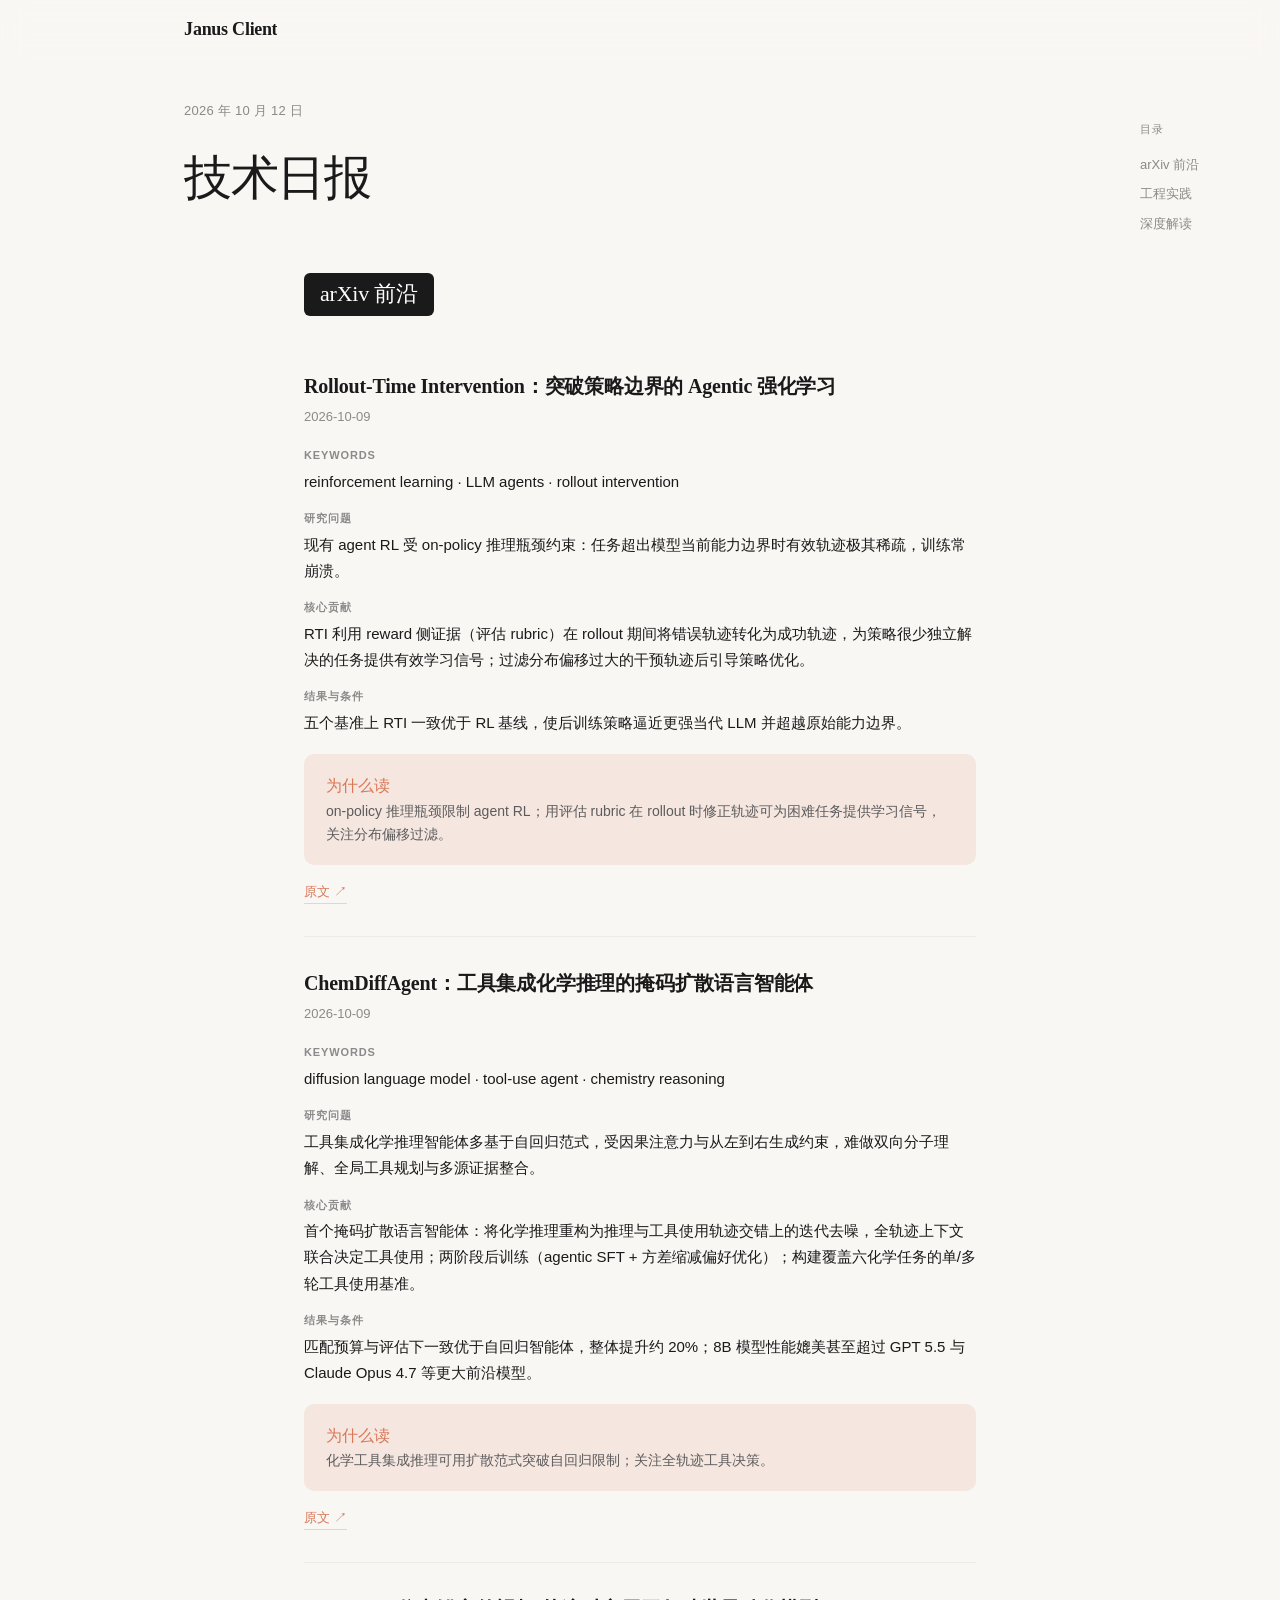
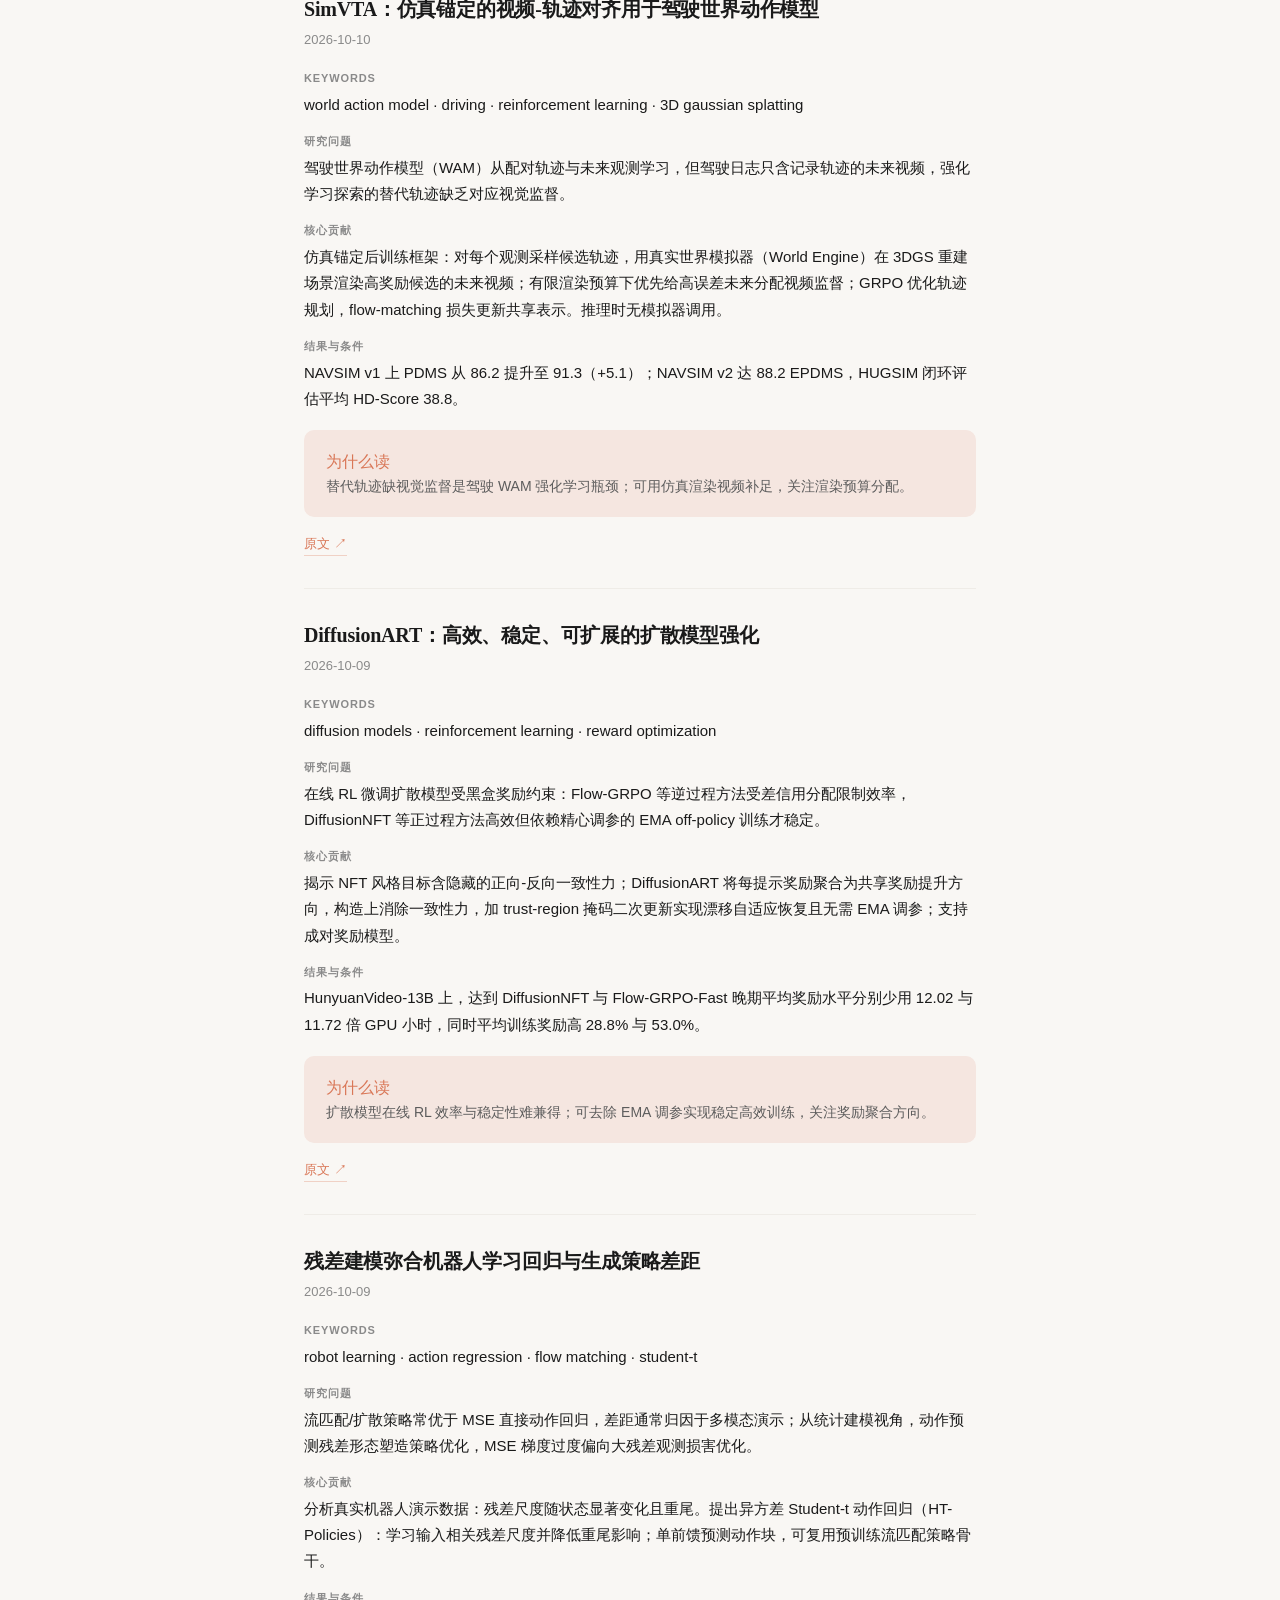
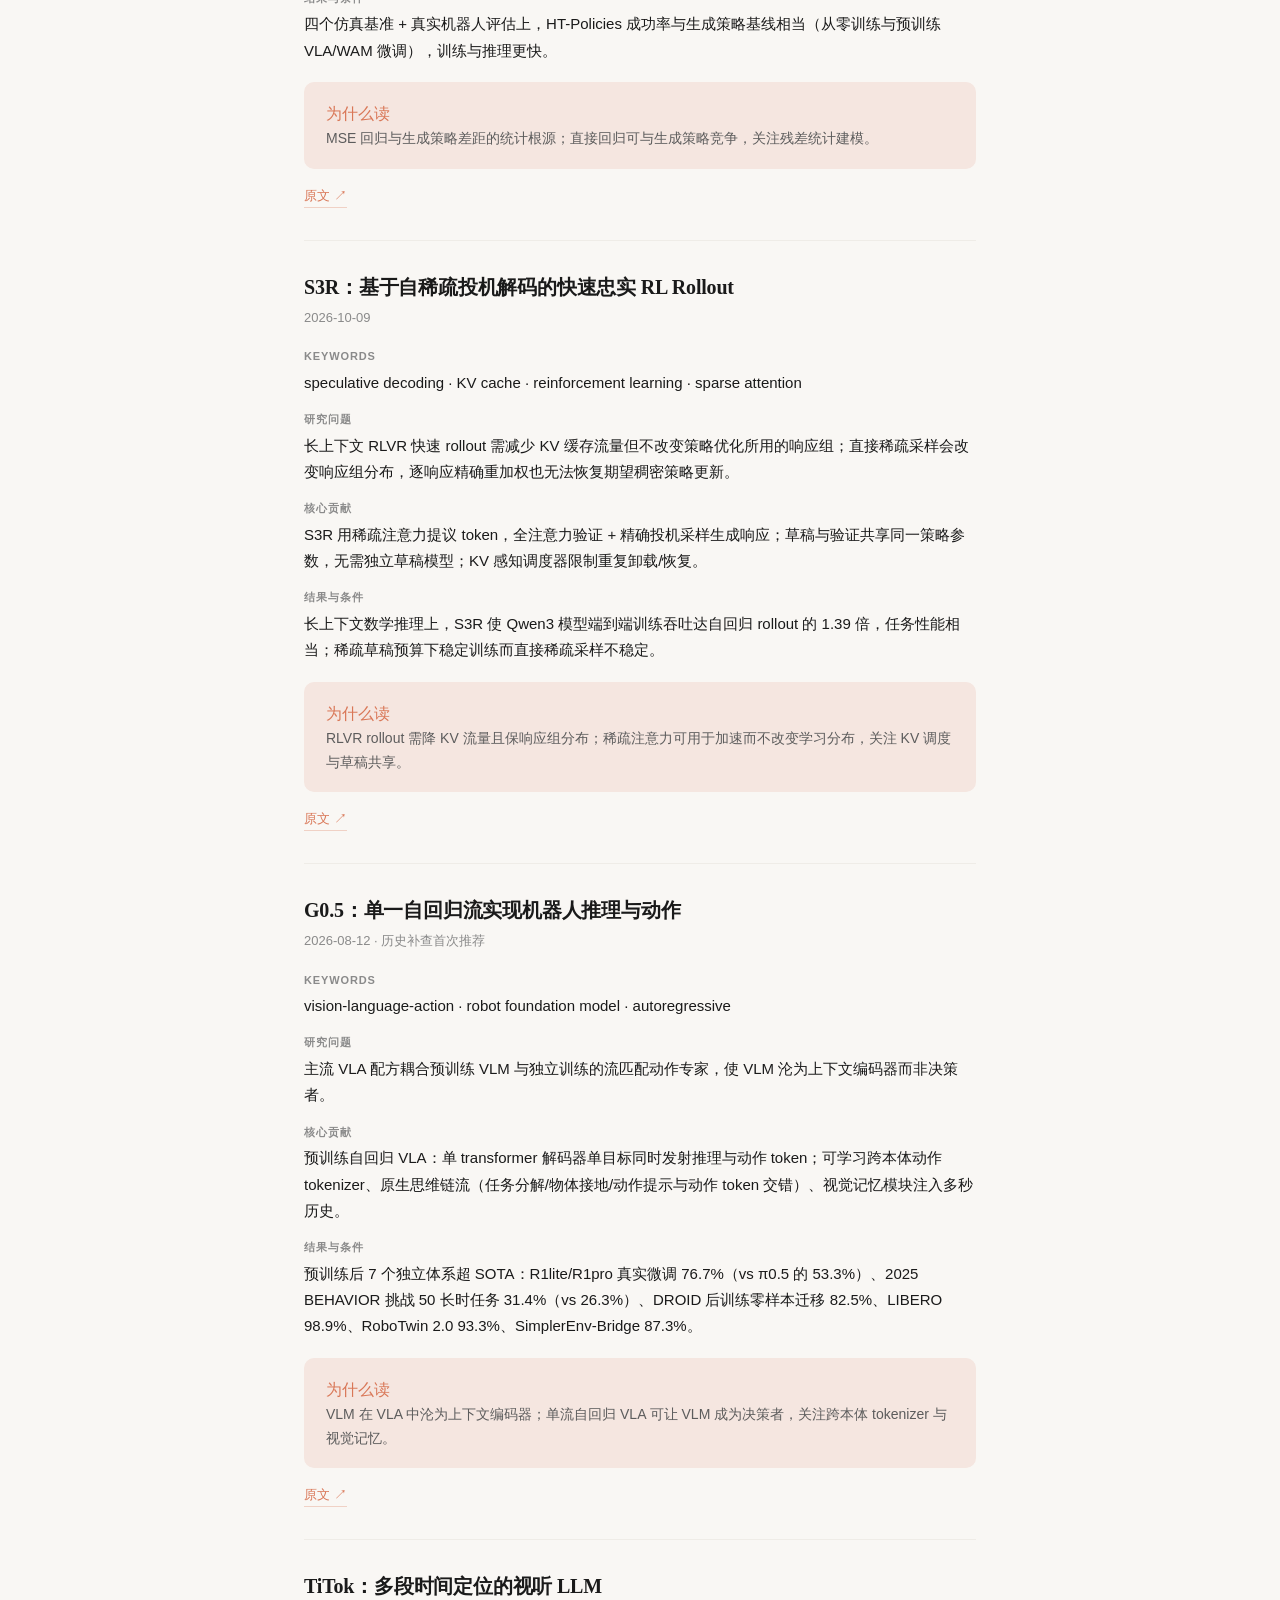
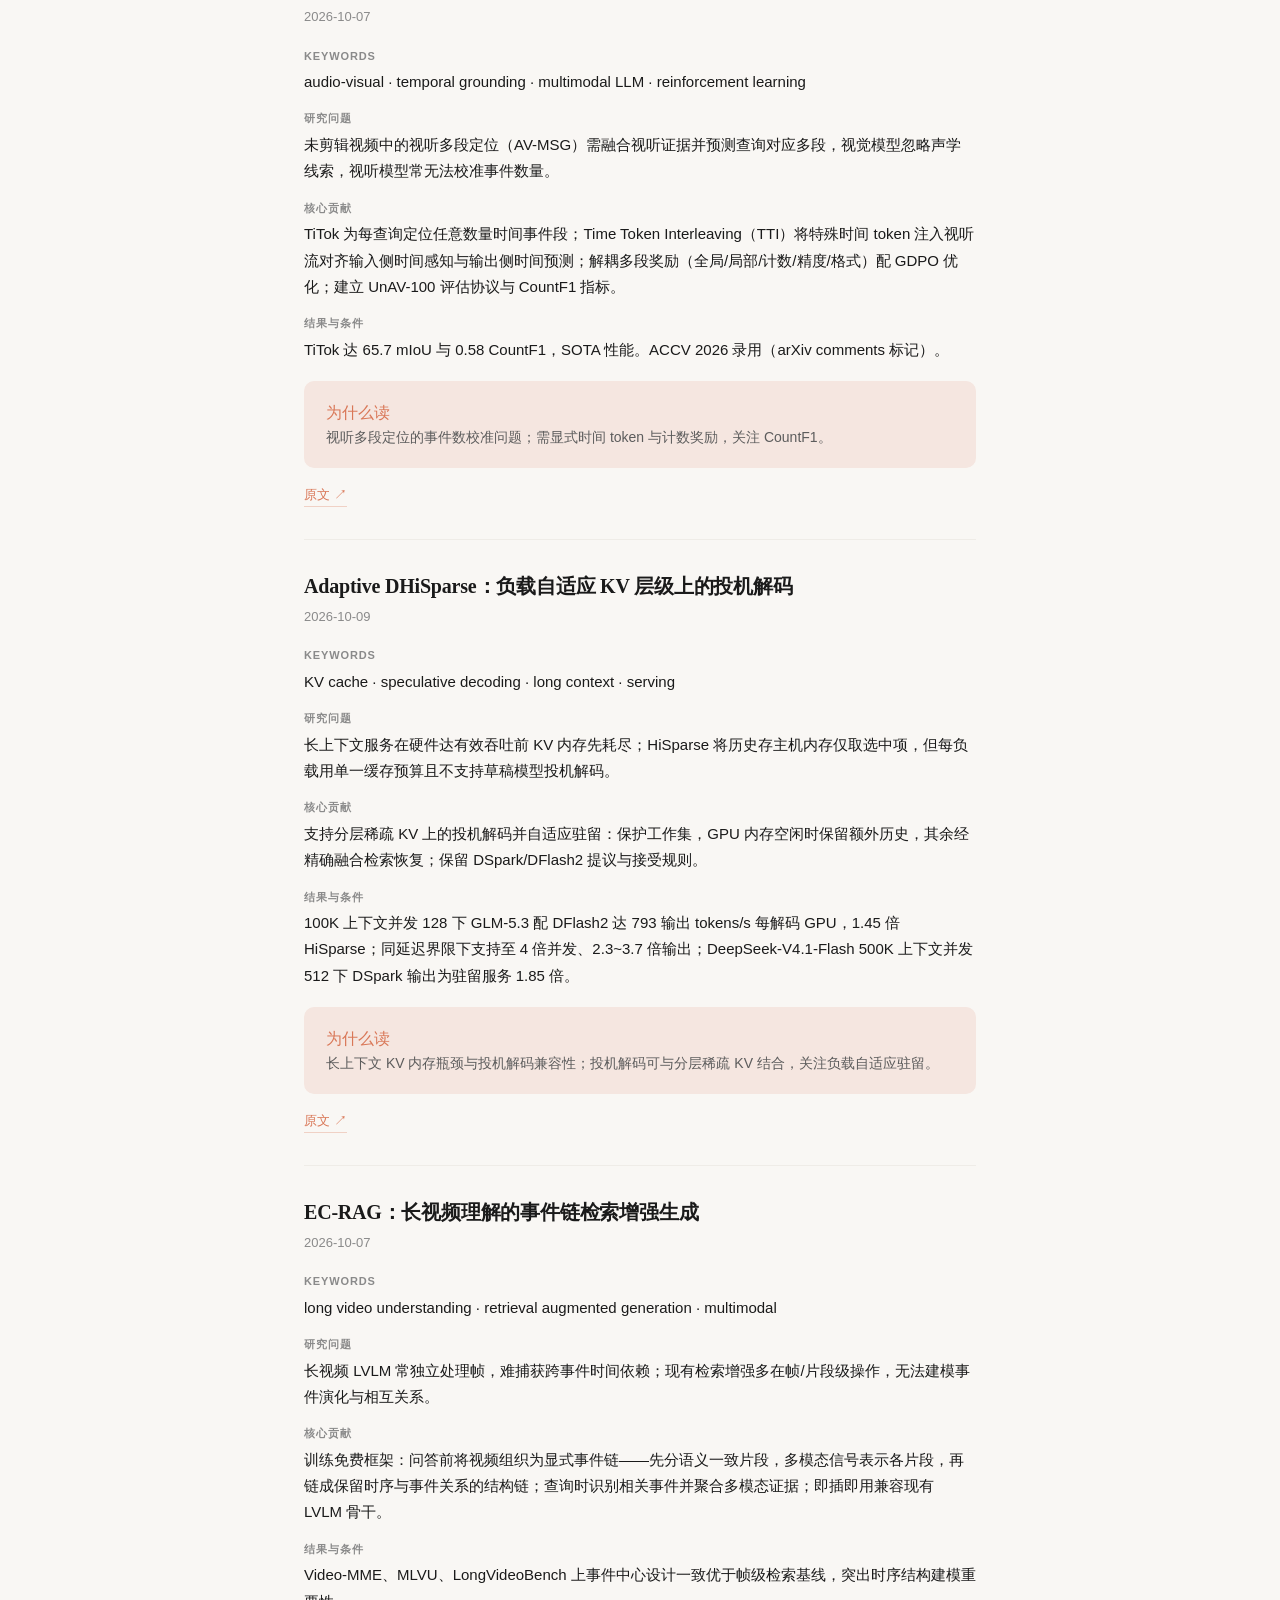
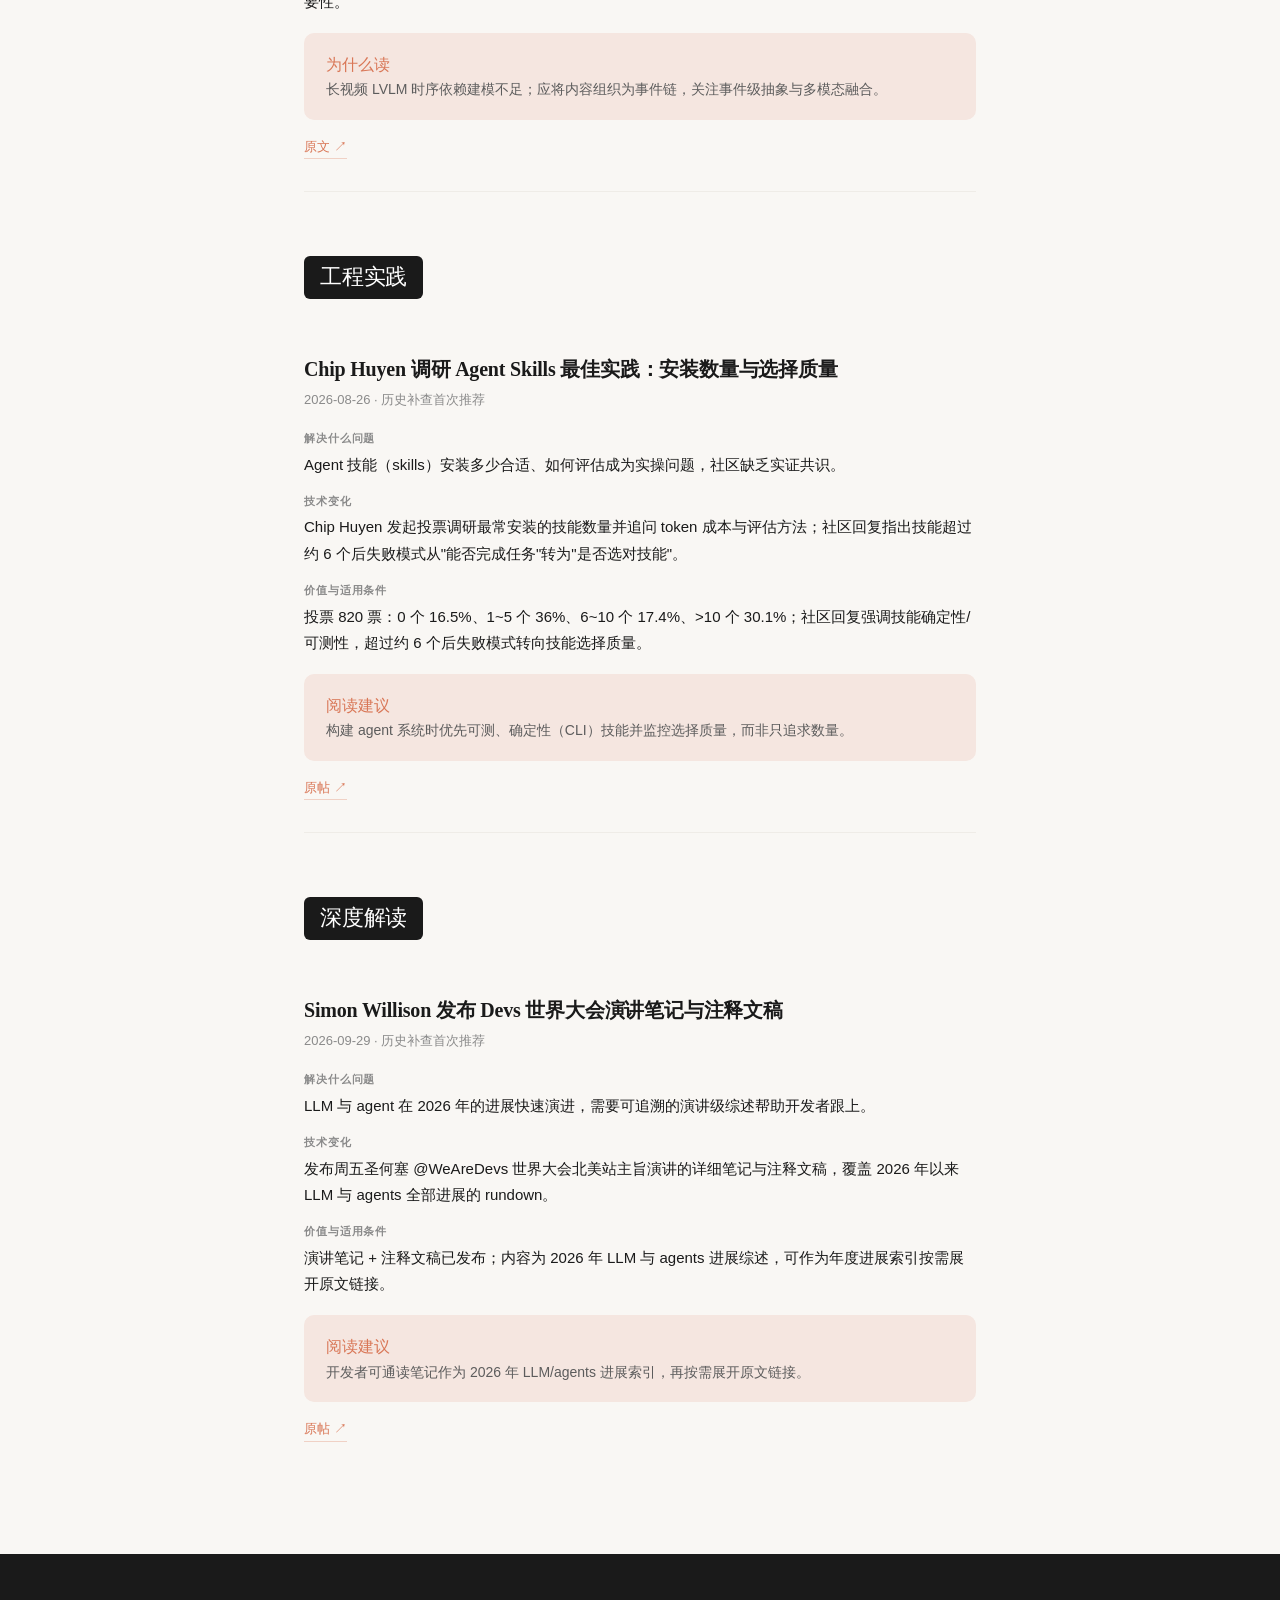
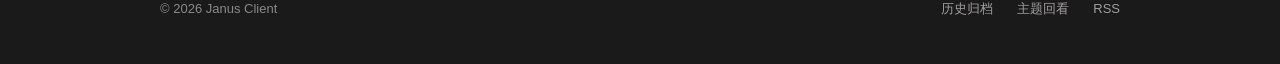
<file: docs/2026-10-12.html>
<!DOCTYPE html>
<html lang="zh-CN">
<head>
<meta charset="UTF-8">
<meta name="viewport" content="width=device-width, initial-scale=1">
<title>技术日报 · 2026-10-12 · Janus Client</title>
<link rel="icon" href="data:image/svg+xml,<svg xmlns='http://www.w3.org/2000/svg' viewBox='0 0 100 100'><rect width='100' height='100' rx='20' fill='%23D97757'/><text x='50' y='68' font-size='52' font-family='serif' fill='white' text-anchor='middle'>J</text></svg>">
<link rel="stylesheet" href="https://miaoda.feishu.cn/fonts/css2?family=Newsreader:opsz,wght@6..72,300;6..72,400;6..72,500;6..72,600;6..72,700&family=DM+Sans:wght@300;400;500;600&family=JetBrains+Mono:wght@400;500&display=swap">
<style>
  :root {
    --bg: #F9F7F4;
    --bg-elevated: #FFFFFF;
    --text: #1A1A1A;
    --text-secondary: #5C5C5C;
    --text-tertiary: #8A8A8A;
    --border: #E5E1DB;
    --border-light: #EFECE7;
    --accent: #D97757;
    --accent-soft: #F5E6E0;
    --code-bg: #F3F0EC;
    --max-width: 720px;
    --max-width-wide: 960px;
  }
  * { margin: 0; padding: 0; box-sizing: border-box; }
  html { scroll-behavior: smooth; }
  body {
    font-family: 'DM Sans', -apple-system, BlinkMacSystemFont, 'Segoe UI', sans-serif;
    background: var(--bg);
    color: var(--text);
    line-height: 1.7;
    font-size: 16px;
    -webkit-font-smoothing: antialiased;
  }

  /* Nav */
  .nav {
    position: sticky; top: 0; z-index: 100;
    background: rgba(249, 247, 244, 0.85);
    backdrop-filter: blur(12px); -webkit-backdrop-filter: blur(12px);
  }
  .nav-inner {
    max-width: var(--max-width-wide); margin: 0 auto; padding: 0 24px;
    height: 60px; display: flex; align-items: center; justify-content: space-between;
  }
  .nav, .nav-inner { transition: height 0.3s ease; }
  .nav.scrolled { height: 48px; }
  .nav.scrolled .nav-inner { height: 48px; }
  .nav-logo {
    font-family: 'Newsreader', serif; font-size: 18px; font-weight: 600;
    letter-spacing: -0.02em; color: var(--text); text-decoration: none;
    white-space: nowrap; display: inline-flex; align-items: baseline;
  }
  .nav-logo .ch {
    display: inline-block; overflow: hidden;
    transition: opacity 0.45s cubic-bezier(0.4,0,0.2,1), width 0.45s cubic-bezier(0.4,0,0.2,1);
    vertical-align: baseline; line-height: 1;
  }
  .nav.scrolled .ch-anus, .nav.scrolled .ch-lient, .nav.scrolled .ch-space {
    opacity: 0; width: 0 !important;
  }
  .nav-logo-wrap { position: relative; }
  .dropdown-menu {
    position: absolute; top: calc(100% + 8px); left: -8px;
    background: #fff; border: 1px solid var(--border); border-radius: 10px;
    padding: 6px; min-width: 160px; z-index: 200;
    opacity: 0; visibility: hidden; transform: translateY(-6px);
    transition: opacity 0.18s ease, transform 0.18s ease, visibility 0.18s;
    box-shadow: 0 8px 24px rgba(0,0,0,0.08);
  }
  .dropdown-menu.open { opacity: 1; visibility: visible; transform: translateY(0); }
  .dropdown-menu a {
    display: block; padding: 8px 12px; font-size: 14px; color: var(--text-secondary);
    text-decoration: none; border-radius: 6px; transition: background 0.15s, color 0.15s;
  }
  .dropdown-menu a:hover { background: var(--bg); color: var(--text); }

  /* Hero */
  .hero {
    max-width: var(--max-width-wide); margin: 0 auto; padding: 40px 24px 48px;
  }
  .hero-meta {
    display: flex; align-items: center; gap: 12px; margin-bottom: 28px;
    font-size: 13px; color: var(--text-tertiary); letter-spacing: 0.02em;
  }
  .hero h1 {
    font-family: 'Newsreader', serif;
    font-size: clamp(32px, 4.5vw, 48px);
    font-weight: 500; line-height: 1.15; letter-spacing: -0.03em;
    margin-bottom: 20px; color: var(--text);
  }
  .hero-subtitle {
    font-size: 17px; color: var(--text-secondary); line-height: 1.6;
    max-width: 580px; font-weight: 300;
  }
  .hero-stats {
    display: flex; gap: 40px; margin-top: 36px; padding-top: 28px;
    border-top: 1px solid var(--border-light);
  }
  .hero-stat .num {
    font-family: 'Newsreader', serif; font-size: 28px; font-weight: 500;
    color: var(--text); letter-spacing: -0.02em;
  }
  .hero-stat .label {
    font-size: 12px; color: var(--text-tertiary); text-transform: uppercase;
    letter-spacing: 0.06em; margin-top: 2px;
  }

  /* Article */
  .article {
    max-width: var(--max-width); margin: 0 auto; padding: 0 24px 80px;
  }
  .article h2 {
    font-family: 'Newsreader', serif; font-size: 22px; font-weight: 500;
    letter-spacing: -0.01em; margin-top: 64px; margin-bottom: 24px;
    color: #fff; background: #1A1A1A; display: inline-block;
    padding: 6px 16px; border-radius: 6px; line-height: 1.4;
  }
  .article h2:first-child { margin-top: 0; }
  .section-desc {
    font-size: 14px; color: var(--text-tertiary); margin-bottom: 32px;
    font-weight: 300;
  }

  /* Paper card */
  .paper {
    padding: 32px 0; border-bottom: 1px solid var(--border-light);
  }
  .paper:last-child { border-bottom: none; }
  .paper-eyebrow {
    display: flex; align-items: center; gap: 10px; margin-bottom: 12px;
    font-size: 12px; color: var(--text-tertiary); flex-wrap: wrap;
  }
  .paper-eyebrow .badge {
    display: inline-block; padding: 3px 8px; border: 1px solid var(--border);
    border-radius: 100px; font-size: 11px; color: var(--text-secondary);
    background: var(--bg-elevated); letter-spacing: 0.02em;
  }
  .paper-eyebrow .dot { width: 3px; height: 3px; border-radius: 50%; background: var(--border); }
  .paper-tags {
    font-size: 12px; color: var(--text-tertiary); margin-bottom: 8px;
    font-family: 'JetBrains Mono', monospace; font-weight: 400;
  }
  .paper h3 {
    font-family: 'Newsreader', serif; font-size: 20px; font-weight: 600;
    margin-bottom: 6px; line-height: 1.4; letter-spacing: -0.01em;
  }
  .paper h3 a {
    color: var(--text); text-decoration: none;
    border-bottom: 1px solid transparent; transition: border-color 0.2s, color 0.2s;
  }
  .paper h3 a:hover { color: var(--accent); border-bottom-color: var(--accent); }
  .paper-date { font-size: 13px; color: var(--text-tertiary); margin-bottom: 18px; }
  .paper-field { margin-bottom: 14px; }
  .paper-field .field-label {
    font-size: 11px; font-weight: 600; text-transform: uppercase;
    letter-spacing: 0.08em; color: var(--text-tertiary); margin-bottom: 4px;
  }
  .paper-field p {
    font-size: 15px; line-height: 1.75; color: var(--text); margin: 0;
  }
  .paper-why {
    background: var(--accent-soft); border-radius: 10px; padding: 18px 22px;
    margin-top: 18px;
  }
  .paper-why .field-label { color: var(--accent); }
  .paper-why p { font-size: 14px; color: var(--text-secondary); margin: 0; line-height: 1.7; }
  .paper-links {
    margin-top: 16px; display: flex; gap: 20px;
  }
  .paper-links a {
    font-size: 13px; color: var(--accent); text-decoration: none;
    border-bottom: 1px solid rgba(217,119,87,0.3); transition: border-color 0.2s;
  }
  .paper-links a:hover { border-bottom-color: var(--accent); }

  /* TOC */
  @media (min-width: 1200px) {
    .toc {
      position: fixed; right: calc((100vw - var(--max-width-wide)) / 2 - 200px);
      top: 120px; width: 180px; font-size: 13px;
    }
    .toc-title {
      font-size: 11px; text-transform: uppercase; letter-spacing: 0.08em;
      color: var(--text-tertiary); margin-bottom: 16px; font-weight: 500;
    }
    .toc ul { list-style: none; }
    .toc li { margin-bottom: 10px; }
    .toc a {
      color: var(--text-tertiary); text-decoration: none;
      transition: color 0.2s; display: block; line-height: 1.5;
    }
    .toc a:hover, .toc a.active { color: var(--text); }
  }
  @media (max-width: 1199px) { .toc { display: none; } }

  /* Footer */
  .footer { background: #1A1A1A; padding: 44px 24px; }
  .footer-inner {
    max-width: var(--max-width-wide); margin: 0 auto;
    display: flex; justify-content: space-between; align-items: center;
    flex-wrap: wrap; gap: 16px;
  }
  .footer p { font-size: 13px; color: rgba(249,247,244,0.5); }
  .footer-links { display: flex; gap: 24px; }
  .footer-links a {
    font-size: 13px; color: rgba(249,247,244,0.6);
    text-decoration: none; transition: color 0.2s;
  }
  .footer-links a:hover { color: #F9F7F4; }

  /* Reveal */
  .reveal { opacity: 0; transform: translateY(12px); transition: opacity 0.5s ease, transform 0.5s ease; }
  .reveal.visible { opacity: 1; transform: translateY(0); }
  ::selection { background: var(--accent-soft); color: var(--text); }

  @media (max-width: 640px) {
    .hero { padding: 28px 20px 40px; }
    .article { padding: 0 20px 56px; }
    .hero-stats { gap: 24px; }
    .article h2 { font-size: 18px; margin-top: 48px; padding: 5px 12px; }
  }
</style>
</head>
<body>

<nav class="nav">
  <div class="nav-inner">
    <div class="nav-logo-wrap">
      <a href="#" class="nav-logo" id="navLogoBtn">
        <span class="ch ch-j">J</span><span class="ch ch-anus">anus</span><span class="ch ch-space">&nbsp;</span><span class="ch ch-c">C</span><span class="ch ch-lient">lient</span>
      </a>
      <div class="dropdown-menu" id="navDropdown">
        <a href="#arxiv">arXiv 前沿</a>
        <a href="#engineering">工程实践</a>
        <a href="#deep-dive">深度解读</a>
        <a href="index.html">归档</a>
      </div>
    </div>
  </div>
</nav>

<header class="hero">
  <div class="hero-meta">
    <span>2026 年 10 月 12 日</span>
  </div>
  <h1>技术日报</h1>
</header>

<aside class="toc">
  <div class="toc-title">目录</div>
  <ul>
    <li><a href="#arxiv" class="active">arXiv 前沿</a></li>
    <li><a href="#engineering">工程实践</a></li>
    <li><a href="#deep-dive">深度解读</a></li>
  </ul>
</aside>

<article class="article">

<!-- ===== arXiv 前沿 ===== -->
<h2 id="arxiv">arXiv 前沿</h2>
<div class="paper">
  
  <h3><a href="https://arxiv.org/abs/2610.13438v1" target="_blank" rel="noopener">Rollout-Time Intervention：突破策略边界的 Agentic 强化学习</a></h3>
  <div class="paper-date">2026-10-09</div>
  <div class="paper-field"><div class="field-label">Keywords</div><p>reinforcement learning · LLM agents · rollout intervention</p></div>
  <div class="paper-field"><div class="field-label">研究问题</div><p>现有 agent RL 受 on-policy 推理瓶颈约束：任务超出模型当前能力边界时有效轨迹极其稀疏，训练常崩溃。</p></div>
  <div class="paper-field"><div class="field-label">核心贡献</div><p>RTI 利用 reward 侧证据（评估 rubric）在 rollout 期间将错误轨迹转化为成功轨迹，为策略很少独立解决的任务提供有效学习信号；过滤分布偏移过大的干预轨迹后引导策略优化。</p></div>
  <div class="paper-field"><div class="field-label">结果与条件</div><p>五个基准上 RTI 一致优于 RL 基线，使后训练策略逼近更强当代 LLM 并超越原始能力边界。</p></div>
  <div class="paper-why">
    <div class="field-label">为什么读</div><p>on-policy 推理瓶颈限制 agent RL；用评估 rubric 在 rollout 时修正轨迹可为困难任务提供学习信号，关注分布偏移过滤。</p>
  </div>
  <div class="paper-links"><a href="https://arxiv.org/abs/2610.13438v1" target="_blank" rel="noopener">原文 ↗</a></div>
</div>

<div class="paper">
  
  <h3><a href="https://arxiv.org/abs/2610.13330v1" target="_blank" rel="noopener">ChemDiffAgent：工具集成化学推理的掩码扩散语言智能体</a></h3>
  <div class="paper-date">2026-10-09</div>
  <div class="paper-field"><div class="field-label">Keywords</div><p>diffusion language model · tool-use agent · chemistry reasoning</p></div>
  <div class="paper-field"><div class="field-label">研究问题</div><p>工具集成化学推理智能体多基于自回归范式，受因果注意力与从左到右生成约束，难做双向分子理解、全局工具规划与多源证据整合。</p></div>
  <div class="paper-field"><div class="field-label">核心贡献</div><p>首个掩码扩散语言智能体：将化学推理重构为推理与工具使用轨迹交错上的迭代去噪，全轨迹上下文联合决定工具使用；两阶段后训练（agentic SFT + 方差缩减偏好优化）；构建覆盖六化学任务的单/多轮工具使用基准。</p></div>
  <div class="paper-field"><div class="field-label">结果与条件</div><p>匹配预算与评估下一致优于自回归智能体，整体提升约 20%；8B 模型性能媲美甚至超过 GPT 5.5 与 Claude Opus 4.7 等更大前沿模型。</p></div>
  <div class="paper-why">
    <div class="field-label">为什么读</div><p>化学工具集成推理可用扩散范式突破自回归限制；关注全轨迹工具决策。</p>
  </div>
  <div class="paper-links"><a href="https://arxiv.org/abs/2610.13330v1" target="_blank" rel="noopener">原文 ↗</a></div>
</div>

<div class="paper">
  
  <h3><a href="https://arxiv.org/abs/2610.13781v1" target="_blank" rel="noopener">SimVTA：仿真锚定的视频-轨迹对齐用于驾驶世界动作模型</a></h3>
  <div class="paper-date">2026-10-10</div>
  <div class="paper-field"><div class="field-label">Keywords</div><p>world action model · driving · reinforcement learning · 3D gaussian splatting</p></div>
  <div class="paper-field"><div class="field-label">研究问题</div><p>驾驶世界动作模型（WAM）从配对轨迹与未来观测学习，但驾驶日志只含记录轨迹的未来视频，强化学习探索的替代轨迹缺乏对应视觉监督。</p></div>
  <div class="paper-field"><div class="field-label">核心贡献</div><p>仿真锚定后训练框架：对每个观测采样候选轨迹，用真实世界模拟器（World Engine）在 3DGS 重建场景渲染高奖励候选的未来视频；有限渲染预算下优先给高误差未来分配视频监督；GRPO 优化轨迹规划，flow-matching 损失更新共享表示。推理时无模拟器调用。</p></div>
  <div class="paper-field"><div class="field-label">结果与条件</div><p>NAVSIM v1 上 PDMS 从 86.2 提升至 91.3（+5.1）；NAVSIM v2 达 88.2 EPDMS，HUGSIM 闭环评估平均 HD-Score 38.8。</p></div>
  <div class="paper-why">
    <div class="field-label">为什么读</div><p>替代轨迹缺视觉监督是驾驶 WAM 强化学习瓶颈；可用仿真渲染视频补足，关注渲染预算分配。</p>
  </div>
  <div class="paper-links"><a href="https://arxiv.org/abs/2610.13781v1" target="_blank" rel="noopener">原文 ↗</a></div>
</div>

<div class="paper">
  
  <h3><a href="https://arxiv.org/abs/2610.12572v1" target="_blank" rel="noopener">DiffusionART：高效、稳定、可扩展的扩散模型强化</a></h3>
  <div class="paper-date">2026-10-09</div>
  <div class="paper-field"><div class="field-label">Keywords</div><p>diffusion models · reinforcement learning · reward optimization</p></div>
  <div class="paper-field"><div class="field-label">研究问题</div><p>在线 RL 微调扩散模型受黑盒奖励约束：Flow-GRPO 等逆过程方法受差信用分配限制效率，DiffusionNFT 等正过程方法高效但依赖精心调参的 EMA off-policy 训练才稳定。</p></div>
  <div class="paper-field"><div class="field-label">核心贡献</div><p>揭示 NFT 风格目标含隐藏的正向-反向一致性力；DiffusionART 将每提示奖励聚合为共享奖励提升方向，构造上消除一致性力，加 trust-region 掩码二次更新实现漂移自适应恢复且无需 EMA 调参；支持成对奖励模型。</p></div>
  <div class="paper-field"><div class="field-label">结果与条件</div><p>HunyuanVideo-13B 上，达到 DiffusionNFT 与 Flow-GRPO-Fast 晚期平均奖励水平分别少用 12.02 与 11.72 倍 GPU 小时，同时平均训练奖励高 28.8% 与 53.0%。</p></div>
  <div class="paper-why">
    <div class="field-label">为什么读</div><p>扩散模型在线 RL 效率与稳定性难兼得；可去除 EMA 调参实现稳定高效训练，关注奖励聚合方向。</p>
  </div>
  <div class="paper-links"><a href="https://arxiv.org/abs/2610.12572v1" target="_blank" rel="noopener">原文 ↗</a></div>
</div>

<div class="paper">
  
  <h3><a href="https://arxiv.org/abs/2610.12231v1" target="_blank" rel="noopener">残差建模弥合机器人学习回归与生成策略差距</a></h3>
  <div class="paper-date">2026-10-09</div>
  <div class="paper-field"><div class="field-label">Keywords</div><p>robot learning · action regression · flow matching · student-t</p></div>
  <div class="paper-field"><div class="field-label">研究问题</div><p>流匹配/扩散策略常优于 MSE 直接动作回归，差距通常归因于多模态演示；从统计建模视角，动作预测残差形态塑造策略优化，MSE 梯度过度偏向大残差观测损害优化。</p></div>
  <div class="paper-field"><div class="field-label">核心贡献</div><p>分析真实机器人演示数据：残差尺度随状态显著变化且重尾。提出异方差 Student-t 动作回归（HT-Policies）：学习输入相关残差尺度并降低重尾影响；单前馈预测动作块，可复用预训练流匹配策略骨干。</p></div>
  <div class="paper-field"><div class="field-label">结果与条件</div><p>四个仿真基准 + 真实机器人评估上，HT-Policies 成功率与生成策略基线相当（从零训练与预训练 VLA/WAM 微调），训练与推理更快。</p></div>
  <div class="paper-why">
    <div class="field-label">为什么读</div><p>MSE 回归与生成策略差距的统计根源；直接回归可与生成策略竞争，关注残差统计建模。</p>
  </div>
  <div class="paper-links"><a href="https://arxiv.org/abs/2610.12231v1" target="_blank" rel="noopener">原文 ↗</a></div>
</div>

<div class="paper">
  
  <h3><a href="https://arxiv.org/abs/2610.13202v1" target="_blank" rel="noopener">S3R：基于自稀疏投机解码的快速忠实 RL Rollout</a></h3>
  <div class="paper-date">2026-10-09</div>
  <div class="paper-field"><div class="field-label">Keywords</div><p>speculative decoding · KV cache · reinforcement learning · sparse attention</p></div>
  <div class="paper-field"><div class="field-label">研究问题</div><p>长上下文 RLVR 快速 rollout 需减少 KV 缓存流量但不改变策略优化所用的响应组；直接稀疏采样会改变响应组分布，逐响应精确重加权也无法恢复期望稠密策略更新。</p></div>
  <div class="paper-field"><div class="field-label">核心贡献</div><p>S3R 用稀疏注意力提议 token，全注意力验证 + 精确投机采样生成响应；草稿与验证共享同一策略参数，无需独立草稿模型；KV 感知调度器限制重复卸载/恢复。</p></div>
  <div class="paper-field"><div class="field-label">结果与条件</div><p>长上下文数学推理上，S3R 使 Qwen3 模型端到端训练吞吐达自回归 rollout 的 1.39 倍，任务性能相当；稀疏草稿预算下稳定训练而直接稀疏采样不稳定。</p></div>
  <div class="paper-why">
    <div class="field-label">为什么读</div><p>RLVR rollout 需降 KV 流量且保响应组分布；稀疏注意力可用于加速而不改变学习分布，关注 KV 调度与草稿共享。</p>
  </div>
  <div class="paper-links"><a href="https://arxiv.org/abs/2610.13202v1" target="_blank" rel="noopener">原文 ↗</a></div>
</div>

<div class="paper">
  
  <h3><a href="https://arxiv.org/abs/2608.11739v1" target="_blank" rel="noopener">G0.5：单一自回归流实现机器人推理与动作</a></h3>
  <div class="paper-date">2026-08-12 · 历史补查首次推荐</div>
  <div class="paper-field"><div class="field-label">Keywords</div><p>vision-language-action · robot foundation model · autoregressive</p></div>
  <div class="paper-field"><div class="field-label">研究问题</div><p>主流 VLA 配方耦合预训练 VLM 与独立训练的流匹配动作专家，使 VLM 沦为上下文编码器而非决策者。</p></div>
  <div class="paper-field"><div class="field-label">核心贡献</div><p>预训练自回归 VLA：单 transformer 解码器单目标同时发射推理与动作 token；可学习跨本体动作 tokenizer、原生思维链流（任务分解/物体接地/动作提示与动作 token 交错）、视觉记忆模块注入多秒历史。</p></div>
  <div class="paper-field"><div class="field-label">结果与条件</div><p>预训练后 7 个独立体系超 SOTA：R1lite/R1pro 真实微调 76.7%（vs π0.5 的 53.3%）、2025 BEHAVIOR 挑战 50 长时任务 31.4%（vs 26.3%）、DROID 后训练零样本迁移 82.5%、LIBERO 98.9%、RoboTwin 2.0 93.3%、SimplerEnv-Bridge 87.3%。</p></div>
  <div class="paper-why">
    <div class="field-label">为什么读</div><p>VLM 在 VLA 中沦为上下文编码器；单流自回归 VLA 可让 VLM 成为决策者，关注跨本体 tokenizer 与视觉记忆。</p>
  </div>
  <div class="paper-links"><a href="https://arxiv.org/abs/2608.11739v1" target="_blank" rel="noopener">原文 ↗</a></div>
</div>

<div class="paper">
  
  <h3><a href="https://arxiv.org/abs/2610.09408v1" target="_blank" rel="noopener">TiTok：多段时间定位的视听 LLM</a></h3>
  <div class="paper-date">2026-10-07</div>
  <div class="paper-field"><div class="field-label">Keywords</div><p>audio-visual · temporal grounding · multimodal LLM · reinforcement learning</p></div>
  <div class="paper-field"><div class="field-label">研究问题</div><p>未剪辑视频中的视听多段定位（AV-MSG）需融合视听证据并预测查询对应多段，视觉模型忽略声学线索，视听模型常无法校准事件数量。</p></div>
  <div class="paper-field"><div class="field-label">核心贡献</div><p>TiTok 为每查询定位任意数量时间事件段；Time Token Interleaving（TTI）将特殊时间 token 注入视听流对齐输入侧时间感知与输出侧时间预测；解耦多段奖励（全局/局部/计数/精度/格式）配 GDPO 优化；建立 UnAV-100 评估协议与 CountF1 指标。</p></div>
  <div class="paper-field"><div class="field-label">结果与条件</div><p>TiTok 达 65.7 mIoU 与 0.58 CountF1，SOTA 性能。ACCV 2026 录用（arXiv comments 标记）。</p></div>
  <div class="paper-why">
    <div class="field-label">为什么读</div><p>视听多段定位的事件数校准问题；需显式时间 token 与计数奖励，关注 CountF1。</p>
  </div>
  <div class="paper-links"><a href="https://arxiv.org/abs/2610.09408v1" target="_blank" rel="noopener">原文 ↗</a></div>
</div>

<div class="paper">
  
  <h3><a href="https://arxiv.org/abs/2610.13708v1" target="_blank" rel="noopener">Adaptive DHiSparse：负载自适应 KV 层级上的投机解码</a></h3>
  <div class="paper-date">2026-10-09</div>
  <div class="paper-field"><div class="field-label">Keywords</div><p>KV cache · speculative decoding · long context · serving</p></div>
  <div class="paper-field"><div class="field-label">研究问题</div><p>长上下文服务在硬件达有效吞吐前 KV 内存先耗尽；HiSparse 将历史存主机内存仅取选中项，但每负载用单一缓存预算且不支持草稿模型投机解码。</p></div>
  <div class="paper-field"><div class="field-label">核心贡献</div><p>支持分层稀疏 KV 上的投机解码并自适应驻留：保护工作集，GPU 内存空闲时保留额外历史，其余经精确融合检索恢复；保留 DSpark/DFlash2 提议与接受规则。</p></div>
  <div class="paper-field"><div class="field-label">结果与条件</div><p>100K 上下文并发 128 下 GLM-5.3 配 DFlash2 达 793 输出 tokens/s 每解码 GPU，1.45 倍 HiSparse；同延迟界限下支持至 4 倍并发、2.3~3.7 倍输出；DeepSeek-V4.1-Flash 500K 上下文并发 512 下 DSpark 输出为驻留服务 1.85 倍。</p></div>
  <div class="paper-why">
    <div class="field-label">为什么读</div><p>长上下文 KV 内存瓶颈与投机解码兼容性；投机解码可与分层稀疏 KV 结合，关注负载自适应驻留。</p>
  </div>
  <div class="paper-links"><a href="https://arxiv.org/abs/2610.13708v1" target="_blank" rel="noopener">原文 ↗</a></div>
</div>

<div class="paper">
  
  <h3><a href="https://arxiv.org/abs/2610.08674v1" target="_blank" rel="noopener">EC-RAG：长视频理解的事件链检索增强生成</a></h3>
  <div class="paper-date">2026-10-07</div>
  <div class="paper-field"><div class="field-label">Keywords</div><p>long video understanding · retrieval augmented generation · multimodal</p></div>
  <div class="paper-field"><div class="field-label">研究问题</div><p>长视频 LVLM 常独立处理帧，难捕获跨事件时间依赖；现有检索增强多在帧/片段级操作，无法建模事件演化与相互关系。</p></div>
  <div class="paper-field"><div class="field-label">核心贡献</div><p>训练免费框架：问答前将视频组织为显式事件链——先分语义一致片段，多模态信号表示各片段，再链成保留时序与事件关系的结构链；查询时识别相关事件并聚合多模态证据；即插即用兼容现有 LVLM 骨干。</p></div>
  <div class="paper-field"><div class="field-label">结果与条件</div><p>Video-MME、MLVU、LongVideoBench 上事件中心设计一致优于帧级检索基线，突出时序结构建模重要性。</p></div>
  <div class="paper-why">
    <div class="field-label">为什么读</div><p>长视频 LVLM 时序依赖建模不足；应将内容组织为事件链，关注事件级抽象与多模态融合。</p>
  </div>
  <div class="paper-links"><a href="https://arxiv.org/abs/2610.08674v1" target="_blank" rel="noopener">原文 ↗</a></div>
</div>

<!-- ===== 工程实践 ===== -->
<h2 id="engineering">工程实践</h2>

<div class="paper">
  
  <h3><a href="https://x.com/chipro/status/2092303355670606292" target="_blank" rel="noopener">Chip Huyen 调研 Agent Skills 最佳实践：安装数量与选择质量</a></h3>
  <div class="paper-date">2026-08-26 · 历史补查首次推荐</div>
  <div class="paper-field"><div class="field-label">解决什么问题</div><p>Agent 技能（skills）安装多少合适、如何评估成为实操问题，社区缺乏实证共识。</p></div>
  <div class="paper-field"><div class="field-label">技术变化</div><p>Chip Huyen 发起投票调研最常安装的技能数量并追问 token 成本与评估方法；社区回复指出技能超过约 6 个后失败模式从"能否完成任务"转为"是否选对技能"。</p></div>
  <div class="paper-field"><div class="field-label">价值与适用条件</div><p>投票 820 票：0 个 16.5%、1~5 个 36%、6~10 个 17.4%、>10 个 30.1%；社区回复强调技能确定性/可测性，超过约 6 个后失败模式转向技能选择质量。</p></div>
  <div class="paper-why">
    <div class="field-label">阅读建议</div><p>构建 agent 系统时优先可测、确定性（CLI）技能并监控选择质量，而非只追求数量。</p>
  </div>
  <div class="paper-links"><a href="https://x.com/chipro/status/2092303355670606292" target="_blank" rel="noopener">原帖 ↗</a></div>
</div>

<!-- ===== 深度解读 ===== -->
<h2 id="deep-dive">深度解读</h2>

<div class="paper">
  
  <h3><a href="https://x.com/simonw/status/2104630129528037415" target="_blank" rel="noopener">Simon Willison 发布 Devs 世界大会演讲笔记与注释文稿</a></h3>
  <div class="paper-date">2026-09-29 · 历史补查首次推荐</div>
  <div class="paper-field"><div class="field-label">解决什么问题</div><p>LLM 与 agent 在 2026 年的进展快速演进，需要可追溯的演讲级综述帮助开发者跟上。</p></div>
  <div class="paper-field"><div class="field-label">技术变化</div><p>发布周五圣何塞 @WeAreDevs 世界大会北美站主旨演讲的详细笔记与注释文稿，覆盖 2026 年以来 LLM 与 agents 全部进展的 rundown。</p></div>
  <div class="paper-field"><div class="field-label">价值与适用条件</div><p>演讲笔记 + 注释文稿已发布；内容为 2026 年 LLM 与 agents 进展综述，可作为年度进展索引按需展开原文链接。</p></div>
  <div class="paper-why">
    <div class="field-label">阅读建议</div><p>开发者可通读笔记作为 2026 年 LLM/agents 进展索引，再按需展开原文链接。</p>
  </div>
  <div class="paper-links"><a href="https://x.com/simonw/status/2104630129528037415" target="_blank" rel="noopener">原帖 ↗</a></div>
</div>
</article>

<footer class="footer">
  <div class="footer-inner">
    <p>© 2026 Janus Client</p>
    <div class="footer-links">
      <a href="index.html">历史归档</a>
      <a href="themes.html">主题回看</a>
      <a href="#" onclick="showToast('RSS 订阅即将上线');return false;">RSS</a>
    </div>
  </div>
</footer>

<script>
  function showToast(msg) {
    let t = document.getElementById('toast');
    if (!t) {
      t = document.createElement('div');
      t.id = 'toast';
      t.style.cssText = 'position:fixed;bottom:32px;left:50%;transform:translateX(-50%);background:#1A1A1A;color:#F9F7F4;padding:10px 20px;border-radius:8px;font-size:13px;z-index:999;opacity:0;transition:opacity 0.3s;pointer-events:none;';
      document.body.appendChild(t);
    }
    t.textContent = msg; t.style.opacity = '1';
    clearTimeout(t._timer);
    t._timer = setTimeout(() => { t.style.opacity = '0'; }, 2000);
  }

  let logoMeasured = false;
  function measureLogo() {
    if (logoMeasured) return;
    document.querySelectorAll('.nav-logo .ch').forEach(el => { el.style.width = el.offsetWidth + 'px'; });
    logoMeasured = true;
  }

  const observer = new IntersectionObserver((entries) => {
    entries.forEach(e => { if (e.isIntersecting) e.target.classList.add('visible'); });
  }, { threshold: 0.05 });
  document.querySelectorAll('.paper, h2, .hero-stats').forEach(el => {
    el.classList.add('reveal'); observer.observe(el);
  });

  const tocLinks = document.querySelectorAll('.toc a');
  const sections = document.querySelectorAll('h2[id]');
  const nav = document.querySelector('.nav');
  window.addEventListener('scroll', () => {
    if (window.scrollY > 40) measureLogo();
    nav.classList.toggle('scrolled', window.scrollY > 40);
    let current = '';
    sections.forEach(s => { if (s.getBoundingClientRect().top < 140) current = s.id; });
    tocLinks.forEach(l => { l.classList.toggle('active', l.getAttribute('href') === '#' + current); });
  });

  // dropdown menu
  const logoBtn = document.getElementById('navLogoBtn');
  const dropdown = document.getElementById('navDropdown');
  logoBtn.addEventListener('click', (e) => {
    e.preventDefault();
    dropdown.classList.toggle('open');
  });
  document.addEventListener('click', (e) => {
    if (!e.target.closest('.nav-logo-wrap')) dropdown.classList.remove('open');
  });
  dropdown.querySelectorAll('a').forEach(a => {
    a.addEventListener('click', () => dropdown.classList.remove('open'));
  });
</script>
</body>
</html>
</file>
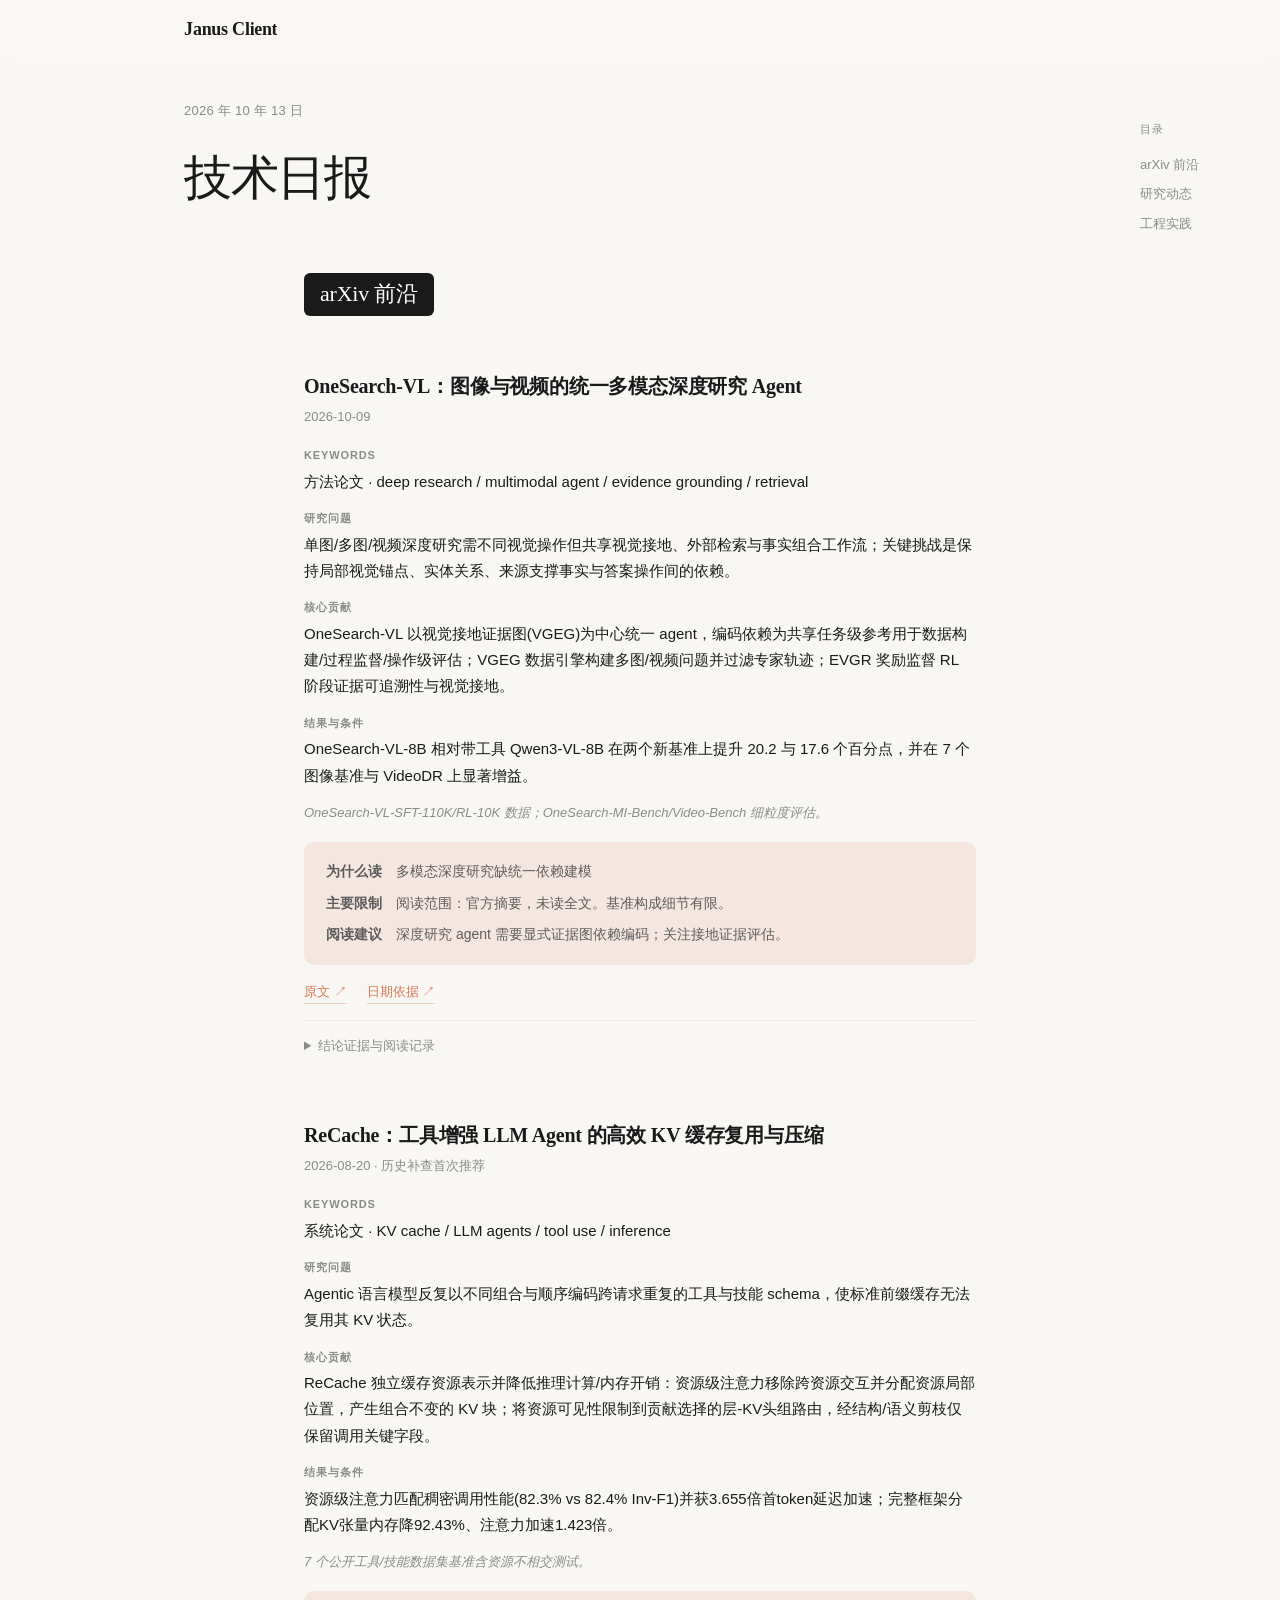
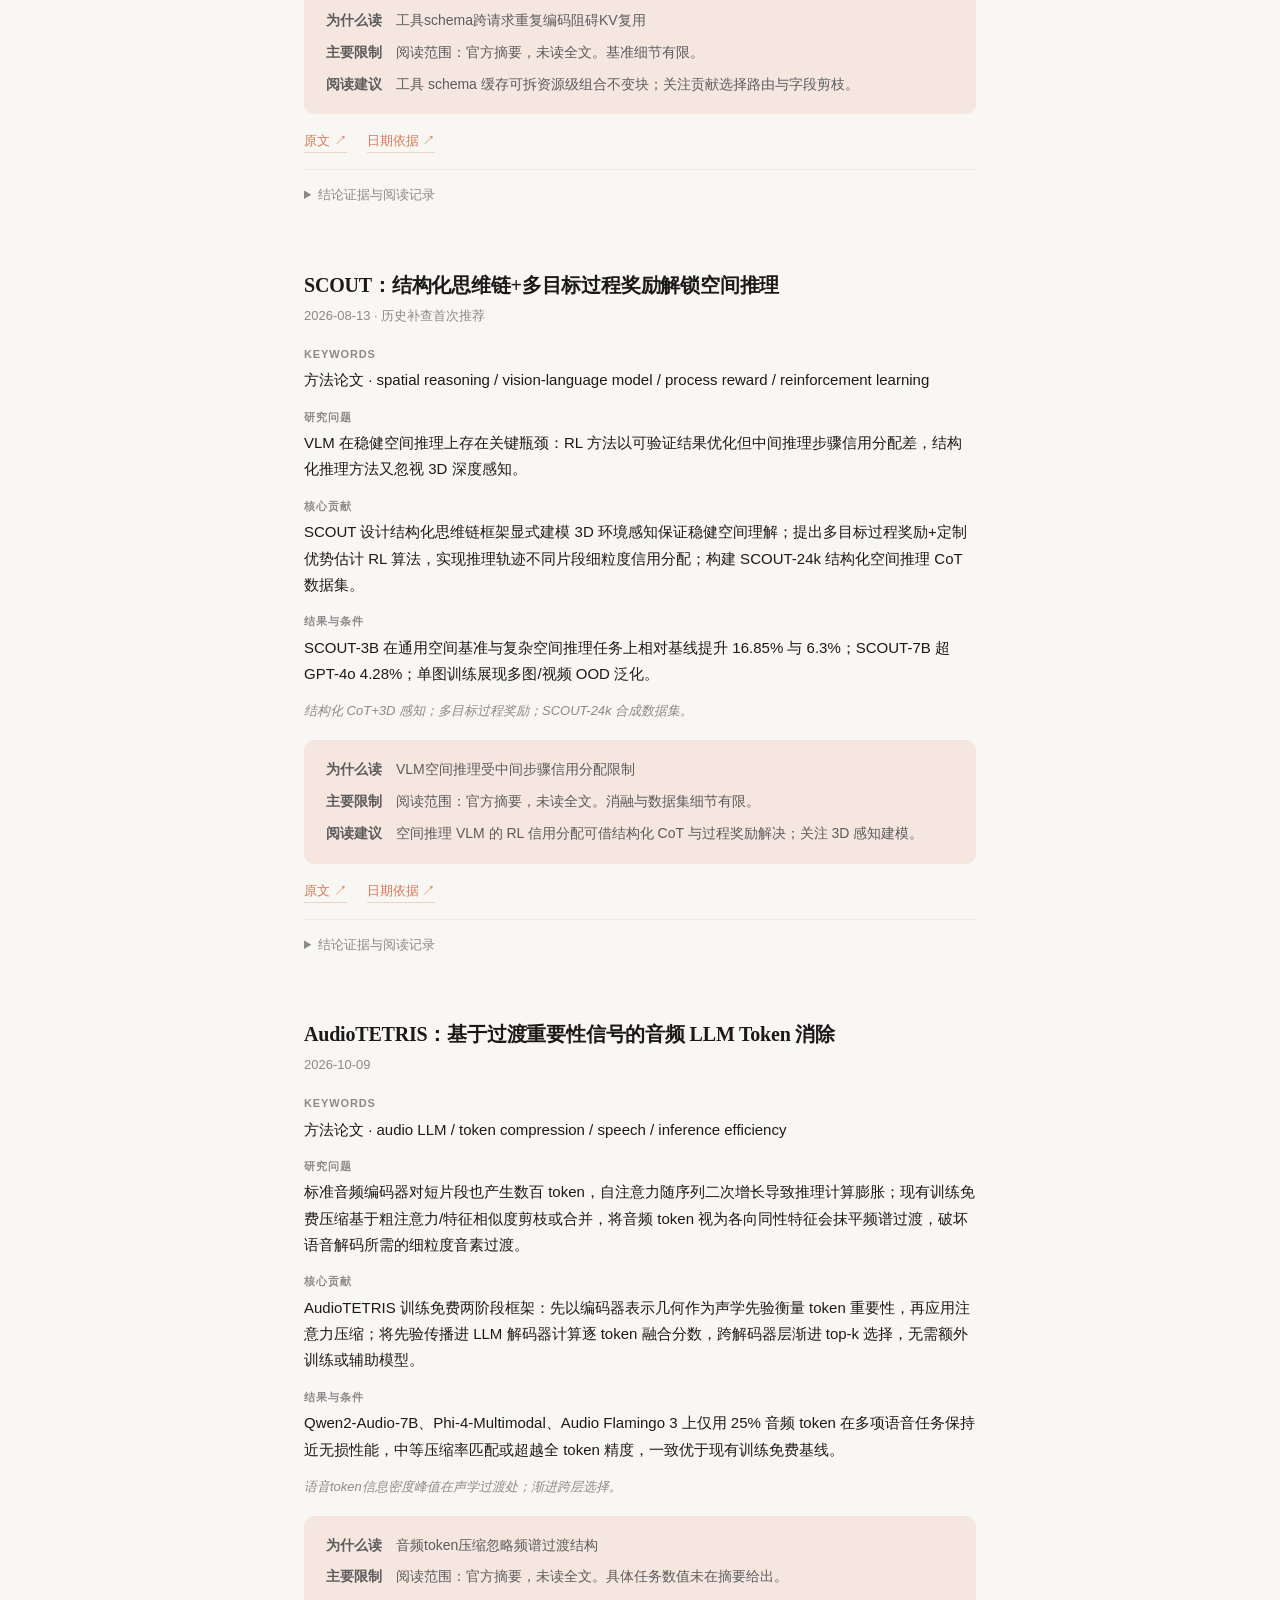
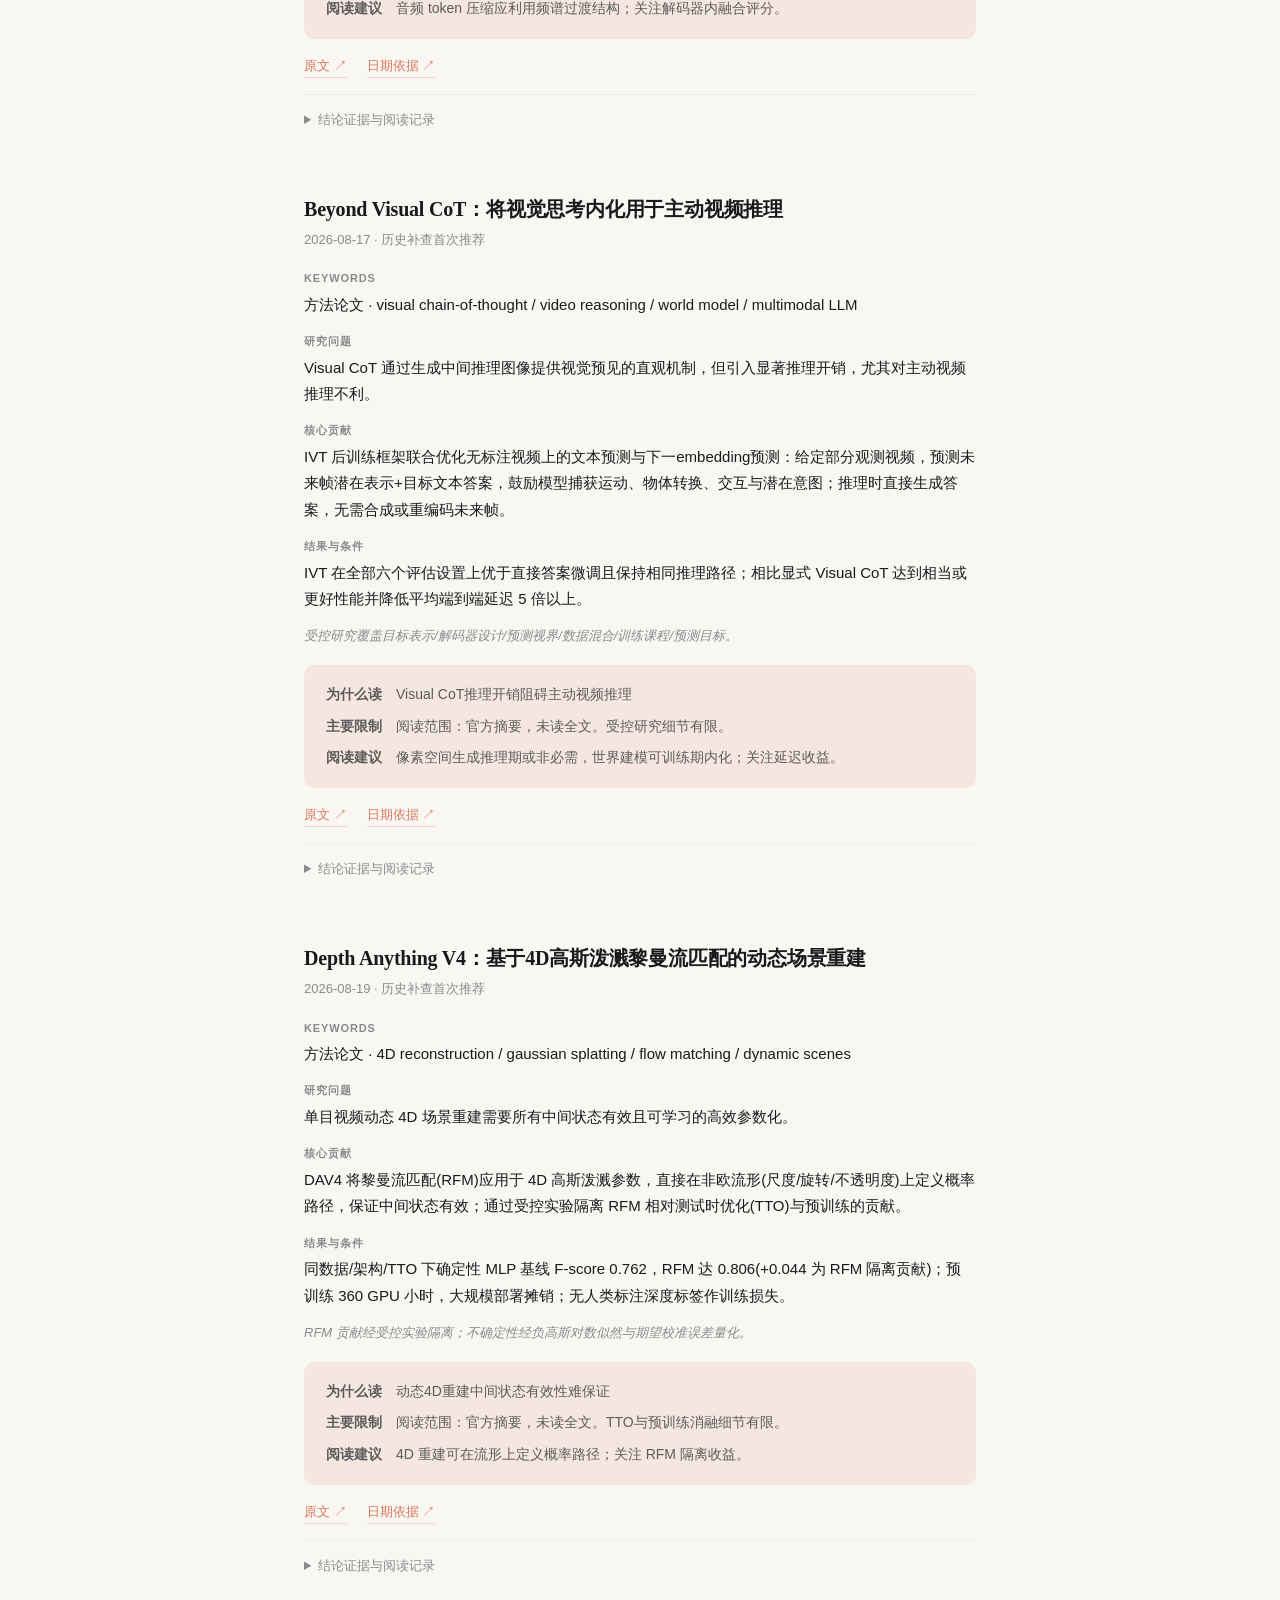
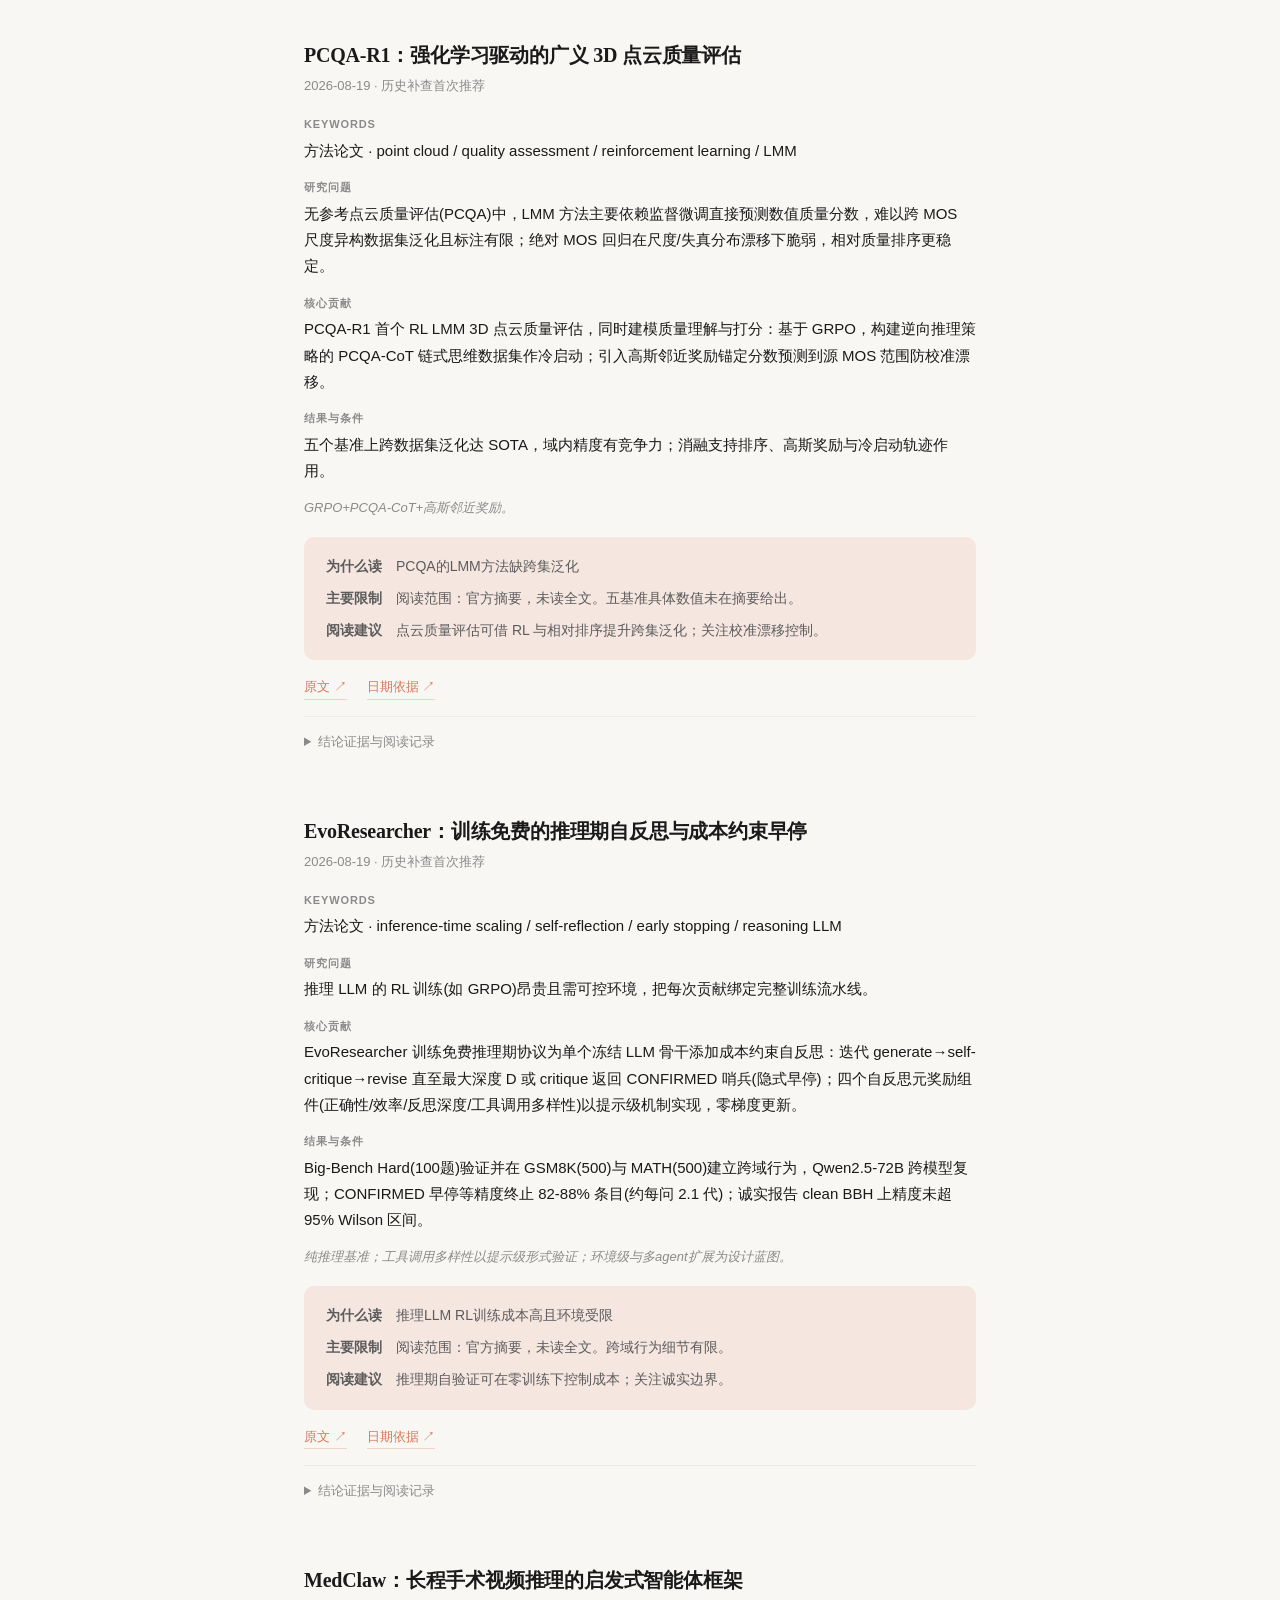
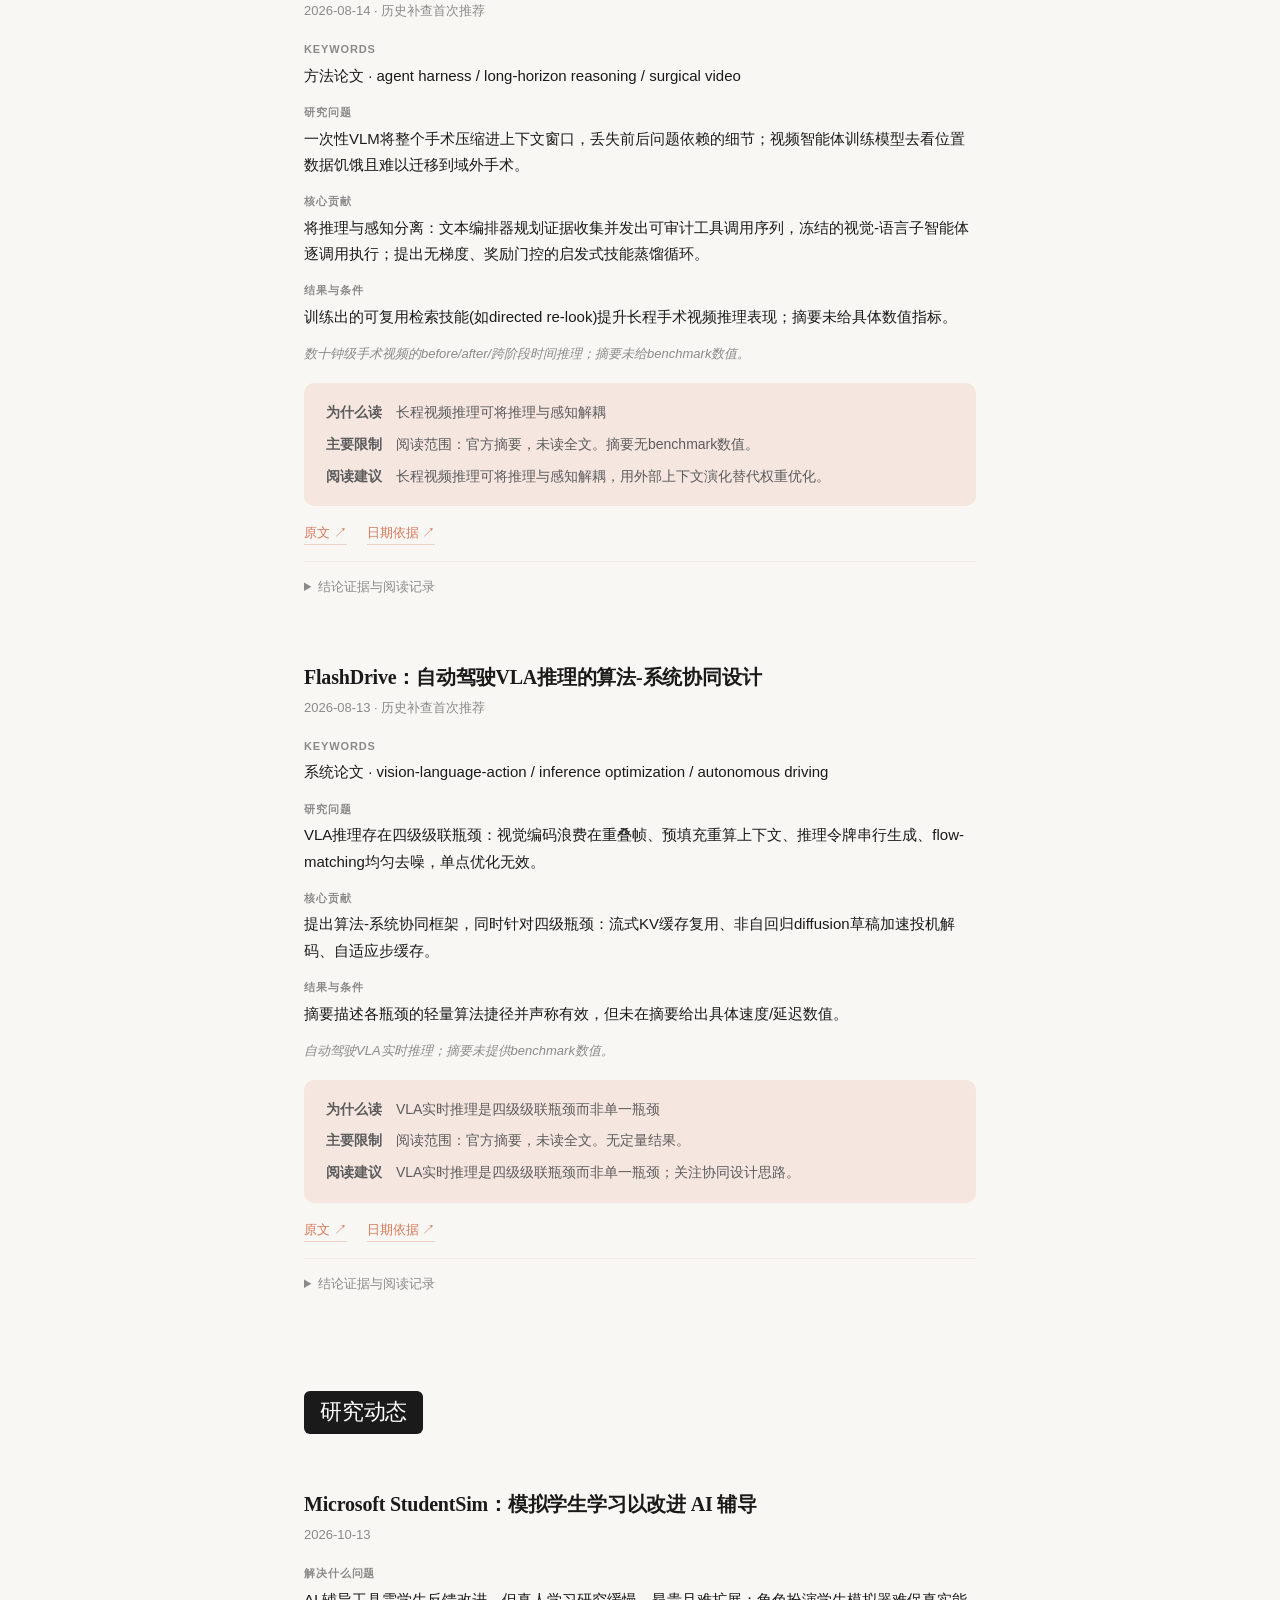
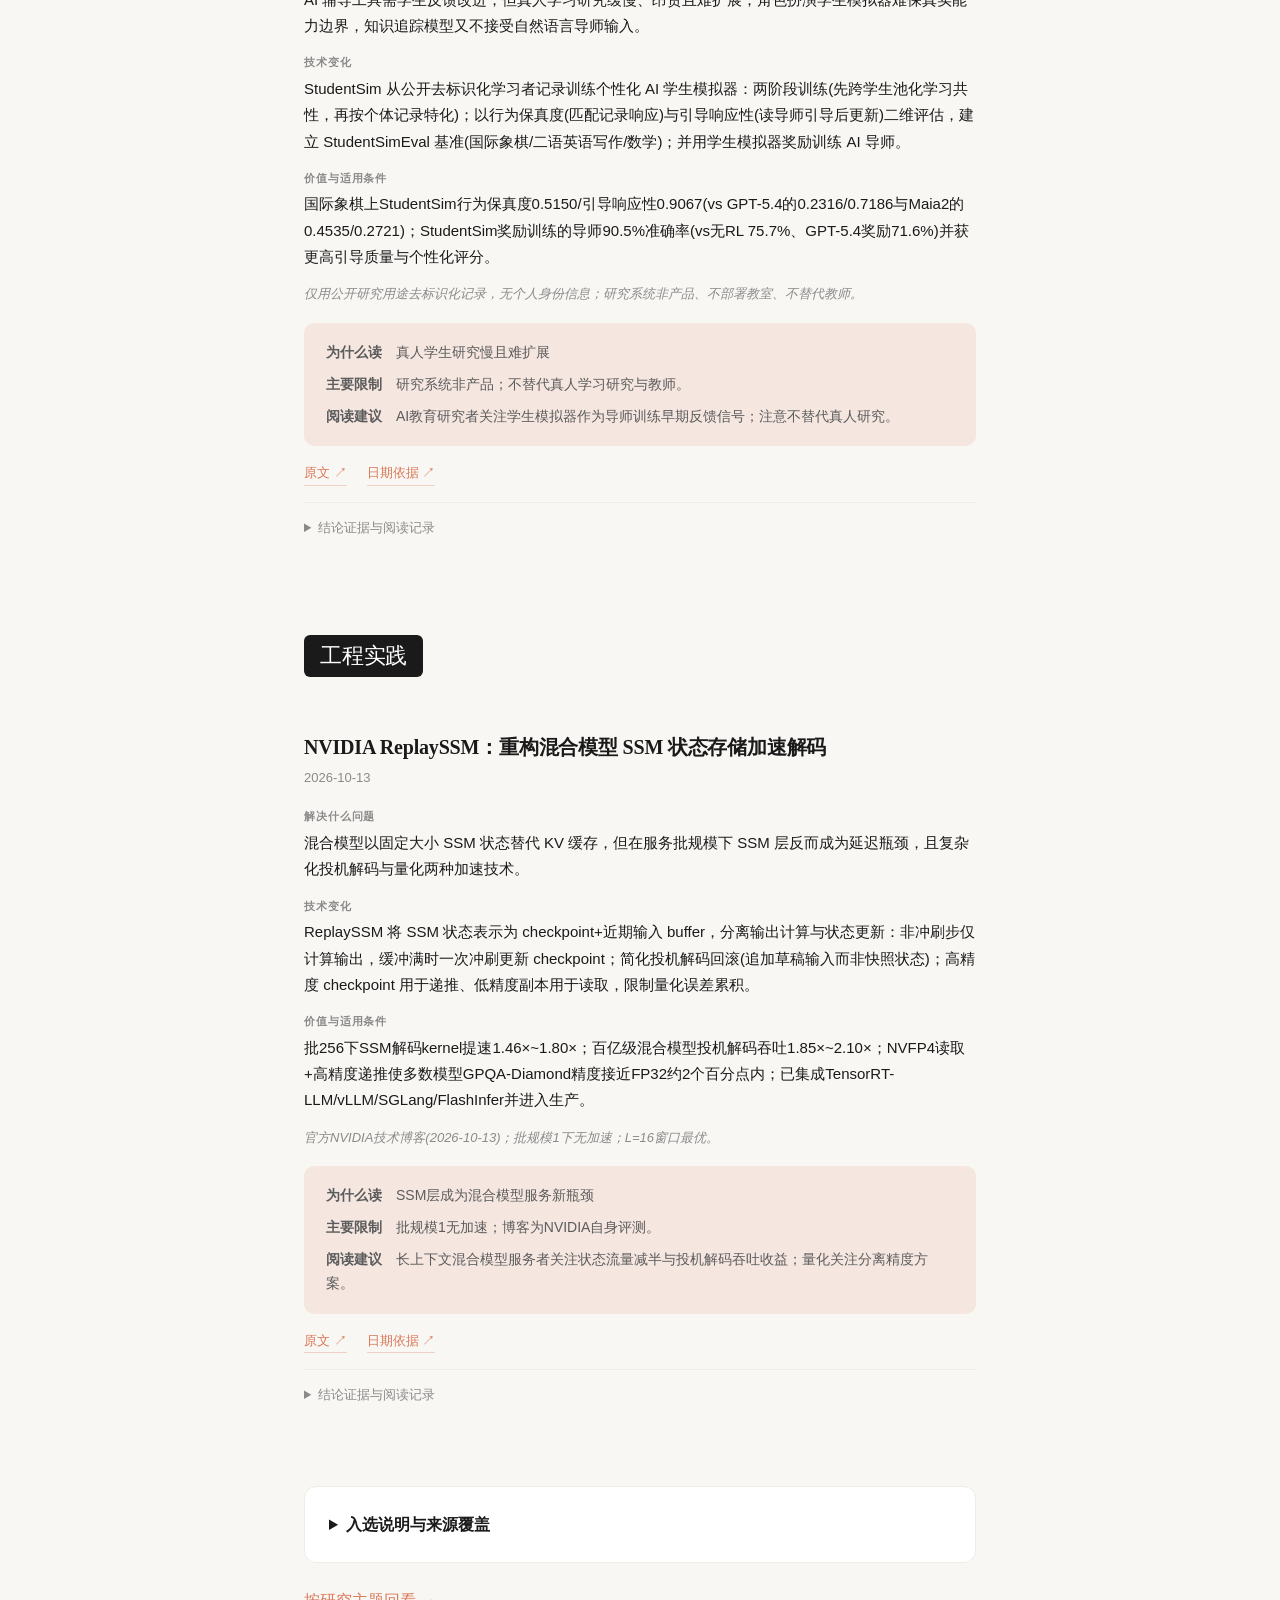
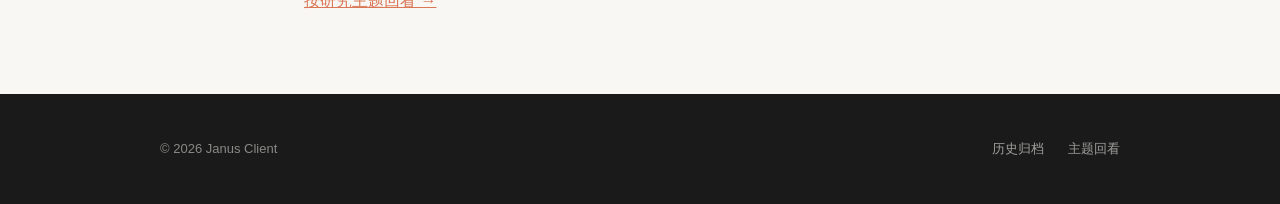
<file: docs/2026-10-13.html>
<!DOCTYPE html>
<html lang="zh-CN">
<head>
<meta charset="UTF-8">
<meta name="viewport" content="width=device-width, initial-scale=1">
<meta name="digest-revision" content="59259ecc2d3b0e1e24eed6ec74c9275c3df154e5ede1e4008d74588489eb9196">
<title>技术日报 · 2026-10-13</title>
<link rel="icon" href="data:image/svg+xml,<svg xmlns='http://www.w3.org/2000/svg' viewBox='0 0 100 100'><rect width='100' height='100' rx='20' fill='%23D97757'/><text x='50' y='68' font-size='52' font-family='serif' fill='white' text-anchor='middle'>J</text></svg>">
<link rel="stylesheet" href="https://miaoda.feishu.cn/fonts/css2?family=Newsreader:opsz,wght@6..72,300;6..72,400;6..72,500;6..72,600;6..72,700&family=DM+Sans:wght@300;400;500;600&family=JetBrains+Mono:wght@400;500&display=swap">
<link rel="stylesheet" href="assets/janus.css?v=8b50d60f592f">
</head>
<body>
<nav class="nav">
  <div class="nav-inner">
    <div class="nav-logo-wrap">
      <a href="#" class="nav-logo" id="navLogoBtn">
        <span class="ch ch-j">J</span><span class="ch ch-anus">anus</span><span class="ch ch-space">&nbsp;</span><span class="ch ch-c">C</span><span class="ch ch-lient">lient</span>
      </a>
      <div class="dropdown-menu" id="navDropdown">
        <a href="#arxiv">arXiv 前沿</a><a href="#news-0">研究动态</a><a href="#news-1">工程实践</a><a href="index.html">归档</a>
      </div>
    </div>
  </div>
</nav>
<header class="hero"><div class="hero-meta"><span>2026 年 10 年 13 日</span></div><h1>技术日报</h1></header><aside class="toc"><div class="toc-title">目录</div><ul><li><a href="#arxiv">arXiv 前沿</a></li><li><a href="#news-0">研究动态</a></li><li><a href="#news-1">工程实践</a></li></ul></aside><article class="article"><h2 id="arxiv">arXiv 前沿</h2><div id="item-candidate:0fb4e3578c8ec0c6f2b489b6"><article class="paper"><h3><a href="https://arxiv.org/abs/2610.12419" rel="noopener noreferrer">OneSearch-VL：图像与视频的统一多模态深度研究 Agent</a></h3><div class="paper-date">2026-10-09</div><div class="paper-field"><div class="field-label">Keywords</div><p>方法论文 · deep research / multimodal agent / evidence grounding / retrieval</p></div><div class="paper-field"><div class="field-label">研究问题</div><p>单图/多图/视频深度研究需不同视觉操作但共享视觉接地、外部检索与事实组合工作流；关键挑战是保持局部视觉锚点、实体关系、来源支撑事实与答案操作间的依赖。</p></div><div class="paper-field"><div class="field-label">核心贡献</div><p>OneSearch-VL 以视觉接地证据图(VGEG)为中心统一 agent，编码依赖为共享任务级参考用于数据构建/过程监督/操作级评估；VGEG 数据引擎构建多图/视频问题并过滤专家轨迹；EVGR 奖励监督 RL 阶段证据可追溯性与视觉接地。</p></div><div class="paper-field"><div class="field-label">结果与条件</div><p>OneSearch-VL-8B 相对带工具 Qwen3-VL-8B 在两个新基准上提升 20.2 与 17.6 个百分点，并在 7 个图像基准与 VideoDR 上显著增益。</p></div><p class="paper-conditions">OneSearch-VL-SFT-110K/RL-10K 数据；OneSearch-MI-Bench/Video-Bench 细粒度评估。</p><div class="paper-why"><p><strong>为什么读</strong>　多模态深度研究缺统一依赖建模</p><p><strong>主要限制</strong>　阅读范围：官方摘要，未读全文。基准构成细节有限。</p><p><strong>阅读建议</strong>　深度研究 agent 需要显式证据图依赖编码；关注接地证据评估。</p></div><div class="paper-links"><a href="https://arxiv.org/abs/2610.12419" rel="noopener noreferrer">原文 ↗</a><a href="https://arxiv.org/abs/2610.12419" rel="noopener noreferrer">日期依据 ↗</a></div><details><summary>结论证据与阅读记录</summary><ul><li>OneSearch-VL-8B相对带工具Qwen3-VL-8B在两个新基准上提升20.2与17.6个百分点，并在7个图像基准与VideoDR上显著增益。 · <a href="https://arxiv.org/abs/2610.12419" rel="noopener noreferrer">arXiv Abstract</a><br><small>OneSearch-VL-8B improves over Qwen3-VL-8B with tool access by 20.2 and 17.6 percentage points on the two new benchmarks, respectively, while also achieving substantial gains across 7 image benchmarks and VideoDR.</small></li></ul><dl><dt>OneSearch-VL-8B相对Qwen3-VL-8B+工具提升20.2与17.6个百分点，并在7个图像基准与VideoDR上显著增益</dt><dd>指标：基准准确率提升(pp)；比较：OneSearch-VL相对Qwen3-VL-8B带工具；条件：OneSearch-MI-Bench与Video-Bench<br>摘要明确报告20.2/17.6pp与7基准增益</dd></dl><dl><dt>方法机制</dt><dd>VGEG依赖编码+数据引擎+EVGR奖励</dd><dt>比较基线</dt><dd>Qwen3-VL-8B带工具</dd><dt>消融与归因</dt><dd>摘要级：SFT/RL数据与基准评估</dd></dl><p>发现渠道：arXiv / HF Daily Papers</p></details></article></div><div id="item-candidate:0bc3fdbe934bdf820725846b"><article class="paper"><h3><a href="https://arxiv.org/abs/2608.19662v1" rel="noopener noreferrer">ReCache：工具增强 LLM Agent 的高效 KV 缓存复用与压缩</a></h3><div class="paper-date">2026-08-20 · 历史补查首次推荐</div><div class="paper-field"><div class="field-label">Keywords</div><p>系统论文 · KV cache / LLM agents / tool use / inference</p></div><div class="paper-field"><div class="field-label">研究问题</div><p>Agentic 语言模型反复以不同组合与顺序编码跨请求重复的工具与技能 schema，使标准前缀缓存无法复用其 KV 状态。</p></div><div class="paper-field"><div class="field-label">核心贡献</div><p>ReCache 独立缓存资源表示并降低推理计算/内存开销：资源级注意力移除跨资源交互并分配资源局部位置，产生组合不变的 KV 块；将资源可见性限制到贡献选择的层-KV头组路由，经结构/语义剪枝仅保留调用关键字段。</p></div><div class="paper-field"><div class="field-label">结果与条件</div><p>资源级注意力匹配稠密调用性能(82.3% vs 82.4% Inv-F1)并获3.655倍首token延迟加速；完整框架分配KV张量内存降92.43%、注意力加速1.423倍。</p></div><p class="paper-conditions">7 个公开工具/技能数据集基准含资源不相交测试。</p><div class="paper-why"><p><strong>为什么读</strong>　工具schema跨请求重复编码阻碍KV复用</p><p><strong>主要限制</strong>　阅读范围：官方摘要，未读全文。基准细节有限。</p><p><strong>阅读建议</strong>　工具 schema 缓存可拆资源级组合不变块；关注贡献选择路由与字段剪枝。</p></div><div class="paper-links"><a href="https://arxiv.org/abs/2608.19662v1" rel="noopener noreferrer">原文 ↗</a><a href="https://arxiv.org/abs/2608.19662v1" rel="noopener noreferrer">日期依据 ↗</a></div><details><summary>结论证据与阅读记录</summary><ul><li>ReCache资源级注意力匹配稠密调用性能(82.3% vs 82.4% Inv-F1)，TTFT提速3.655倍，KV张量内存降92.43%，注意力加速1.423倍。 · <a href="https://arxiv.org/abs/2608.19662v1" rel="noopener noreferrer">arXiv Abstract</a><br><small>Resource-wise attention matches dense invocation performance (82.3% versus 82.4% Inv-F1) while providing a 3.655x time-to-first-token speedup. The complete framework reduces allocated KV-tensor memory by 92.43% and accelerates attention by 1.423x.</small></li></ul><dl><dt>资源级注意力匹配稠密调用(82.3% vs 82.4% Inv-F1)，TTFT提速3.655倍，KV张量内存降92.43%，注意力加速1.423倍</dt><dd>指标：Inv-F1/TTFT/KV内存；比较：ReCache相对稠密调用/标准前缀缓存；条件：7工具/技能数据集基准含资源不相交测试<br>摘要明确报告四组数值</dd></dl><dl><dt>工作负载</dt><dd>工具增强LLM Agent推理</dd><dt>硬件与配置</dt><dd>摘要未明确（未报告）</dd><dt>比较公平性</dt><dd>相对稠密调用与标准前缀缓存</dd><dt>成本与代价</dt><dd>KV内存降92.43%</dd></dl><p>发现渠道：arXiv</p></details></article></div><div id="item-candidate:a59661bd916538c530e5e830"><article class="paper"><h3><a href="https://arxiv.org/abs/2608.12220v1" rel="noopener noreferrer">SCOUT：结构化思维链+多目标过程奖励解锁空间推理</a></h3><div class="paper-date">2026-08-13 · 历史补查首次推荐</div><div class="paper-field"><div class="field-label">Keywords</div><p>方法论文 · spatial reasoning / vision-language model / process reward / reinforcement learning</p></div><div class="paper-field"><div class="field-label">研究问题</div><p>VLM 在稳健空间推理上存在关键瓶颈：RL 方法以可验证结果优化但中间推理步骤信用分配差，结构化推理方法又忽视 3D 深度感知。</p></div><div class="paper-field"><div class="field-label">核心贡献</div><p>SCOUT 设计结构化思维链框架显式建模 3D 环境感知保证稳健空间理解；提出多目标过程奖励+定制优势估计 RL 算法，实现推理轨迹不同片段细粒度信用分配；构建 SCOUT-24k 结构化空间推理 CoT 数据集。</p></div><div class="paper-field"><div class="field-label">结果与条件</div><p>SCOUT-3B 在通用空间基准与复杂空间推理任务上相对基线提升 16.85% 与 6.3%；SCOUT-7B 超 GPT-4o 4.28%；单图训练展现多图/视频 OOD 泛化。</p></div><p class="paper-conditions">结构化 CoT+3D 感知；多目标过程奖励；SCOUT-24k 合成数据集。</p><div class="paper-why"><p><strong>为什么读</strong>　VLM空间推理受中间步骤信用分配限制</p><p><strong>主要限制</strong>　阅读范围：官方摘要，未读全文。消融与数据集细节有限。</p><p><strong>阅读建议</strong>　空间推理 VLM 的 RL 信用分配可借结构化 CoT 与过程奖励解决；关注 3D 感知建模。</p></div><div class="paper-links"><a href="https://arxiv.org/abs/2608.12220v1" rel="noopener noreferrer">原文 ↗</a><a href="https://arxiv.org/abs/2608.12220v1" rel="noopener noreferrer">日期依据 ↗</a></div><details><summary>结论证据与阅读记录</summary><ul><li>SCOUT-3B在通用空间基准与复杂空间推理任务上相对基线提升16.85%与6.3%，SCOUT-7B超GPT-4o 4.28%。 · <a href="https://arxiv.org/abs/2608.12220v1" rel="noopener noreferrer">arXiv Abstract</a><br><small>SCOUT-3B improves upon baseline models by 16.85% and 6.3% on general spatial benchmarks and complex spatial reasoning tasks respectively. Notably, our larger SCOUT-7B even outperforms GPT-4o by a margin of 4.28%.</small></li></ul><dl><dt>SCOUT-3B在通用空间基准与复杂空间推理任务上提升16.85%与6.3%，SCOUT-7B超GPT-4o 4.28%</dt><dd>指标：基准提升幅度；比较：SCOUT相对基线模型/GPT-4o；条件：通用空间基准与复杂空间推理任务，SCOUT-3B/7B<br>摘要明确报告三组数值</dd></dl><dl><dt>方法机制</dt><dd>结构化CoT建模3D感知+多目标过程奖励与优势估计</dd><dt>比较基线</dt><dd>GPT-4o等</dd><dt>消融与归因</dt><dd>摘要级：单图训练多图/视频泛化</dd></dl><p>发现渠道：arXiv</p></details></article></div><div id="item-candidate:554bdd422ea43964d7bd2495"><article class="paper"><h3><a href="https://arxiv.org/abs/2610.13600v1" rel="noopener noreferrer">AudioTETRIS：基于过渡重要性信号的音频 LLM Token 消除</a></h3><div class="paper-date">2026-10-09</div><div class="paper-field"><div class="field-label">Keywords</div><p>方法论文 · audio LLM / token compression / speech / inference efficiency</p></div><div class="paper-field"><div class="field-label">研究问题</div><p>标准音频编码器对短片段也产生数百 token，自注意力随序列二次增长导致推理计算膨胀；现有训练免费压缩基于粗注意力/特征相似度剪枝或合并，将音频 token 视为各向同性特征会抹平频谱过渡，破坏语音解码所需的细粒度音素过渡。</p></div><div class="paper-field"><div class="field-label">核心贡献</div><p>AudioTETRIS 训练免费两阶段框架：先以编码器表示几何作为声学先验衡量 token 重要性，再应用注意力压缩；将先验传播进 LLM 解码器计算逐 token 融合分数，跨解码器层渐进 top-k 选择，无需额外训练或辅助模型。</p></div><div class="paper-field"><div class="field-label">结果与条件</div><p>Qwen2-Audio-7B、Phi-4-Multimodal、Audio Flamingo 3 上仅用 25% 音频 token 在多项语音任务保持近无损性能，中等压缩率匹配或超越全 token 精度，一致优于现有训练免费基线。</p></div><p class="paper-conditions">语音token信息密度峰值在声学过渡处；渐进跨层选择。</p><div class="paper-why"><p><strong>为什么读</strong>　音频token压缩忽略频谱过渡结构</p><p><strong>主要限制</strong>　阅读范围：官方摘要，未读全文。具体任务数值未在摘要给出。</p><p><strong>阅读建议</strong>　音频 token 压缩应利用频谱过渡结构；关注解码器内融合评分。</p></div><div class="paper-links"><a href="https://arxiv.org/abs/2610.13600v1" rel="noopener noreferrer">原文 ↗</a><a href="https://arxiv.org/abs/2610.13600v1" rel="noopener noreferrer">日期依据 ↗</a></div><details><summary>结论证据与阅读记录</summary><ul><li>AudioTETRIS在Qwen2-Audio-7B、Phi-4-Multimodal、Audio Flamingo 3上仅用25%音频token保持近无损性能。 · <a href="https://arxiv.org/abs/2610.13600v1" rel="noopener noreferrer">arXiv Abstract</a><br><small>On Qwen2-Audio-7B, Phi-4-Multimodal, and Audio Flamingo 3, AudioTETRIS retains near-uncompressed performance on several speech tasks using only 25% of audio tokens, matches or surpasses full-token accuracy at moderate compression rates, and consistently outperforms existing training-free baselines.</small></li></ul><dl><dt>在Qwen2-Audio-7B、Phi-4-Multimodal、Audio Flamingo 3上仅用25%音频token保持近无损性能，中等压缩匹配或超越全token精度</dt><dd>指标：token压缩率/任务精度；比较：AudioTETRIS相对训练免费基线；条件：Qwen2-Audio-7B、Phi-4-Multimodal、Audio Flamingo 3<br>摘要明确报告25% token近无损</dd></dl><dl><dt>方法机制</dt><dd>编码器几何声学先验+解码器逐token融合评分渐进选择</dd><dt>比较基线</dt><dd>训练免费压缩基线</dd><dt>消融与归因</dt><dd>摘要级：压缩率对比</dd></dl><p>发现渠道：arXiv</p></details></article></div><div id="item-candidate:3ad745b258d8a5ef56102d40"><article class="paper"><h3><a href="https://arxiv.org/abs/2608.15869v1" rel="noopener noreferrer">Beyond Visual CoT：将视觉思考内化用于主动视频推理</a></h3><div class="paper-date">2026-08-17 · 历史补查首次推荐</div><div class="paper-field"><div class="field-label">Keywords</div><p>方法论文 · visual chain-of-thought / video reasoning / world model / multimodal LLM</p></div><div class="paper-field"><div class="field-label">研究问题</div><p>Visual CoT 通过生成中间推理图像提供视觉预见的直观机制，但引入显著推理开销，尤其对主动视频推理不利。</p></div><div class="paper-field"><div class="field-label">核心贡献</div><p>IVT 后训练框架联合优化无标注视频上的文本预测与下一embedding预测：给定部分观测视频，预测未来帧潜在表示+目标文本答案，鼓励模型捕获运动、物体转换、交互与潜在意图；推理时直接生成答案，无需合成或重编码未来帧。</p></div><div class="paper-field"><div class="field-label">结果与条件</div><p>IVT 在全部六个评估设置上优于直接答案微调且保持相同推理路径；相比显式 Visual CoT 达到相当或更好性能并降低平均端到端延迟 5 倍以上。</p></div><p class="paper-conditions">受控研究覆盖目标表示/解码器设计/预测视界/数据混合/训练课程/预测目标。</p><div class="paper-why"><p><strong>为什么读</strong>　Visual CoT推理开销阻碍主动视频推理</p><p><strong>主要限制</strong>　阅读范围：官方摘要，未读全文。受控研究细节有限。</p><p><strong>阅读建议</strong>　像素空间生成推理期或非必需，世界建模可训练期内化；关注延迟收益。</p></div><div class="paper-links"><a href="https://arxiv.org/abs/2608.15869v1" rel="noopener noreferrer">原文 ↗</a><a href="https://arxiv.org/abs/2608.15869v1" rel="noopener noreferrer">日期依据 ↗</a></div><details><summary>结论证据与阅读记录</summary><ul><li>IVT在全部六个评估设置上优于直接答案微调，相比显式Visual CoT性能相当或更好并降低端到端延迟5倍以上。 · <a href="https://arxiv.org/abs/2608.15869v1" rel="noopener noreferrer">arXiv Abstract</a><br><small>IVT improves over direct-answer fine-tuning on all six evaluation settings while retaining the same inference pathway. Compared with explicit Visual CoT, IVT achieves comparable or better performance and reduces average end-to-end latency by more than 5x.</small></li></ul><dl><dt>六个评估设置全优于直接答案微调，延迟较显式Visual CoT降5倍以上</dt><dd>指标：评估设置胜率/端到端延迟；比较：IVT相对直接答案微调与Visual CoT；条件：六个评估设置，相同推理路径<br>摘要明确报告6设置与5倍延迟</dd></dl><dl><dt>方法机制</dt><dd>训练期联合文本与下一embedding预测</dd><dt>比较基线</dt><dd>直接答案微调与显式Visual CoT</dd><dt>消融与归因</dt><dd>目标表示/解码器/视界/数据混合/课程/目标</dd></dl><p>发现渠道：arXiv</p></details></article></div><div id="item-candidate:a8714d58139b92d9c21e650a"><article class="paper"><h3><a href="https://arxiv.org/abs/2608.18388v2" rel="noopener noreferrer">Depth Anything V4：基于4D高斯泼溅黎曼流匹配的动态场景重建</a></h3><div class="paper-date">2026-08-19 · 历史补查首次推荐</div><div class="paper-field"><div class="field-label">Keywords</div><p>方法论文 · 4D reconstruction / gaussian splatting / flow matching / dynamic scenes</p></div><div class="paper-field"><div class="field-label">研究问题</div><p>单目视频动态 4D 场景重建需要所有中间状态有效且可学习的高效参数化。</p></div><div class="paper-field"><div class="field-label">核心贡献</div><p>DAV4 将黎曼流匹配(RFM)应用于 4D 高斯泼溅参数，直接在非欧流形(尺度/旋转/不透明度)上定义概率路径，保证中间状态有效；通过受控实验隔离 RFM 相对测试时优化(TTO)与预训练的贡献。</p></div><div class="paper-field"><div class="field-label">结果与条件</div><p>同数据/架构/TTO 下确定性 MLP 基线 F-score 0.762，RFM 达 0.806(+0.044 为 RFM 隔离贡献)；预训练 360 GPU 小时，大规模部署摊销；无人类标注深度标签作训练损失。</p></div><p class="paper-conditions">RFM 贡献经受控实验隔离；不确定性经负高斯对数似然与期望校准误差量化。</p><div class="paper-why"><p><strong>为什么读</strong>　动态4D重建中间状态有效性难保证</p><p><strong>主要限制</strong>　阅读范围：官方摘要，未读全文。TTO与预训练消融细节有限。</p><p><strong>阅读建议</strong>　4D 重建可在流形上定义概率路径；关注 RFM 隔离收益。</p></div><div class="paper-links"><a href="https://arxiv.org/abs/2608.18388v2" rel="noopener noreferrer">原文 ↗</a><a href="https://arxiv.org/abs/2608.18388v2" rel="noopener noreferrer">日期依据 ↗</a></div><details><summary>结论证据与阅读记录</summary><ul><li>RFM将F-score从0.762提升至0.806(+0.044隔离贡献)，预训练360 GPU小时，无人类标注深度标签。 · <a href="https://arxiv.org/abs/2608.18388v2" rel="noopener noreferrer">arXiv Abstract</a><br><small>A deterministic MLP baseline with the same data, architecture, and TTO achieves F-score 0.762; RFM achieves 0.806 - the +0.044 gain is RFM&#x27;s isolated contribution. ... pre-training is 360 GPU-hours</small></li></ul><dl><dt>RFM将F-score从0.762提升至0.806(+0.044隔离贡献)，预训练360 GPU小时</dt><dd>指标：F-score/GPU小时；比较：RFM相对确定性MLP基线；条件：同数据/架构/TTO，无标注深度标签<br>摘要明确报告F-score与GPU小时</dd></dl><dl><dt>方法机制</dt><dd>RFM定义非欧流形概率路径（尺度/旋转/不透明度）</dd><dt>比较基线</dt><dd>确定性MLP基线与prior Depth Anything/4D-GS</dd><dt>消融与归因</dt><dd>RFM vs TTO vs 预训练隔离</dd></dl><p>发现渠道：arXiv</p></details></article></div><div id="item-candidate:bdb53adef8d100dc643d8f73"><article class="paper"><h3><a href="https://arxiv.org/abs/2608.18627v1" rel="noopener noreferrer">PCQA-R1：强化学习驱动的广义 3D 点云质量评估</a></h3><div class="paper-date">2026-08-19 · 历史补查首次推荐</div><div class="paper-field"><div class="field-label">Keywords</div><p>方法论文 · point cloud / quality assessment / reinforcement learning / LMM</p></div><div class="paper-field"><div class="field-label">研究问题</div><p>无参考点云质量评估(PCQA)中，LMM 方法主要依赖监督微调直接预测数值质量分数，难以跨 MOS 尺度异构数据集泛化且标注有限；绝对 MOS 回归在尺度/失真分布漂移下脆弱，相对质量排序更稳定。</p></div><div class="paper-field"><div class="field-label">核心贡献</div><p>PCQA-R1 首个 RL LMM 3D 点云质量评估，同时建模质量理解与打分：基于 GRPO，构建逆向推理策略的 PCQA-CoT 链式思维数据集作冷启动；引入高斯邻近奖励锚定分数预测到源 MOS 范围防校准漂移。</p></div><div class="paper-field"><div class="field-label">结果与条件</div><p>五个基准上跨数据集泛化达 SOTA，域内精度有竞争力；消融支持排序、高斯奖励与冷启动轨迹作用。</p></div><p class="paper-conditions">GRPO+PCQA-CoT+高斯邻近奖励。</p><div class="paper-why"><p><strong>为什么读</strong>　PCQA的LMM方法缺跨集泛化</p><p><strong>主要限制</strong>　阅读范围：官方摘要，未读全文。五基准具体数值未在摘要给出。</p><p><strong>阅读建议</strong>　点云质量评估可借 RL 与相对排序提升跨集泛化；关注校准漂移控制。</p></div><div class="paper-links"><a href="https://arxiv.org/abs/2608.18627v1" rel="noopener noreferrer">原文 ↗</a><a href="https://arxiv.org/abs/2608.18627v1" rel="noopener noreferrer">日期依据 ↗</a></div><details><summary>结论证据与阅读记录</summary><ul><li>PCQA-R1在五个基准上跨数据集泛化达SOTA，域内精度有竞争力；消融支持排序、高斯奖励与冷启动轨迹作用。 · <a href="https://arxiv.org/abs/2608.18627v1" rel="noopener noreferrer">arXiv Abstract</a><br><small>PCQA-R1 achieves state-of-the-art cross-dataset generalization across five benchmarks and competitive in-domain accuracy. Ablation studies support the role of ranking, Gaussian reward, and cold-start traces.</small></li></ul><dl><dt>五个基准跨数据集泛化SOTA，域内精度有竞争力</dt><dd>指标：跨集泛化SOTA(摘要未给具体数值)；比较：PCQA-R1相对监督微调LMM基线；条件：五个PCQA基准<br>摘要明确报告五基准SOTA</dd></dl><dl><dt>方法机制</dt><dd>GRPO+PCQA-CoT逆向推理+高斯邻近奖励</dd><dt>比较基线</dt><dd>监督微调LMM基线</dd><dt>消融与归因</dt><dd>排序/高斯奖励/冷启动</dd></dl><p>发现渠道：arXiv</p></details></article></div><div id="item-candidate:bd8b0009d034faf233a24312"><article class="paper"><h3><a href="https://arxiv.org/abs/2608.18884v1" rel="noopener noreferrer">EvoResearcher：训练免费的推理期自反思与成本约束早停</a></h3><div class="paper-date">2026-08-19 · 历史补查首次推荐</div><div class="paper-field"><div class="field-label">Keywords</div><p>方法论文 · inference-time scaling / self-reflection / early stopping / reasoning LLM</p></div><div class="paper-field"><div class="field-label">研究问题</div><p>推理 LLM 的 RL 训练(如 GRPO)昂贵且需可控环境，把每次贡献绑定完整训练流水线。</p></div><div class="paper-field"><div class="field-label">核心贡献</div><p>EvoResearcher 训练免费推理期协议为单个冻结 LLM 骨干添加成本约束自反思：迭代 generate→self-critique→revise 直至最大深度 D 或 critique 返回 CONFIRMED 哨兵(隐式早停)；四个自反思元奖励组件(正确性/效率/反思深度/工具调用多样性)以提示级机制实现，零梯度更新。</p></div><div class="paper-field"><div class="field-label">结果与条件</div><p>Big-Bench Hard(100题)验证并在 GSM8K(500)与 MATH(500)建立跨域行为，Qwen2.5-72B 跨模型复现；CONFIRMED 早停等精度终止 82-88% 条目(约每问 2.1 代)；诚实报告 clean BBH 上精度未超 95% Wilson 区间。</p></div><p class="paper-conditions">纯推理基准；工具调用多样性以提示级形式验证；环境级与多agent扩展为设计蓝图。</p><div class="paper-why"><p><strong>为什么读</strong>　推理LLM RL训练成本高且环境受限</p><p><strong>主要限制</strong>　阅读范围：官方摘要，未读全文。跨域行为细节有限。</p><p><strong>阅读建议</strong>　推理期自验证可在零训练下控制成本；关注诚实边界。</p></div><div class="paper-links"><a href="https://arxiv.org/abs/2608.18884v1" rel="noopener noreferrer">原文 ↗</a><a href="https://arxiv.org/abs/2608.18884v1" rel="noopener noreferrer">日期依据 ↗</a></div><details><summary>结论证据与阅读记录</summary><ul><li>EvoResearcher的CONFIRMED早停等精度终止82-88%条目(约每问2.1代)；clean BBH上精度未超95% Wilson区间。 · <a href="https://arxiv.org/abs/2608.18884v1" rel="noopener noreferrer">arXiv Abstract</a><br><small>On Big-Bench Hard (100 questions), GSM8K (500), and MATH (500) with Qwen2.5-72B replication, the CONFIRMED early stop terminates 82-88% of items at equal accuracy (about 2.1 generations per question). On clean BBH the protocol does not raise accuracy beyond the 95% Wilson interval.</small></li></ul><dl><dt>在Big-Bench Hard(100题)、GSM8K(500)与MATH(500)上Qwen2.5-72B验证，CONFIRMED早停等精度终止82-88%条目(约每问2.1代)，clean BBH精度未超95% Wilson区间</dt><dd>指标：早停比例/每问代数；比较：EvoResearcher相对基线推理；条件：Big-Bench Hard/GSM8K/MATH，Qwen2.5-72B<br>摘要明确报告82-88%与2.1代数值</dd></dl><dl><dt>方法机制</dt><dd>提示级自反思元奖励+CONFIRMED哨兵早停</dd><dt>比较基线</dt><dd>基线LLM推理（未给名）</dd><dt>消融与归因</dt><dd>摘要级：跨模型复现与跨域验证</dd></dl><p>发现渠道：arXiv</p></details></article></div><div id="item-candidate:3055ed082364f5ca426ab295"><article class="paper"><h3><a href="https://arxiv.org/abs/2608.14015v1" rel="noopener noreferrer">MedClaw：长程手术视频推理的启发式智能体框架</a></h3><div class="paper-date">2026-08-14 · 历史补查首次推荐</div><div class="paper-field"><div class="field-label">Keywords</div><p>方法论文 · agent harness / long-horizon reasoning / surgical video</p></div><div class="paper-field"><div class="field-label">研究问题</div><p>一次性VLM将整个手术压缩进上下文窗口，丢失前后问题依赖的细节；视频智能体训练模型去看位置数据饥饿且难以迁移到域外手术。</p></div><div class="paper-field"><div class="field-label">核心贡献</div><p>将推理与感知分离：文本编排器规划证据收集并发出可审计工具调用序列，冻结的视觉-语言子智能体逐调用执行；提出无梯度、奖励门控的启发式技能蒸馏循环。</p></div><div class="paper-field"><div class="field-label">结果与条件</div><p>训练出的可复用检索技能(如directed re-look)提升长程手术视频推理表现；摘要未给具体数值指标。</p></div><p class="paper-conditions">数十钟级手术视频的before/after/跨阶段时间推理；摘要未给benchmark数值。</p><div class="paper-why"><p><strong>为什么读</strong>　长程视频推理可将推理与感知解耦</p><p><strong>主要限制</strong>　阅读范围：官方摘要，未读全文。摘要无benchmark数值。</p><p><strong>阅读建议</strong>　长程视频推理可将推理与感知解耦，用外部上下文演化替代权重优化。</p></div><div class="paper-links"><a href="https://arxiv.org/abs/2608.14015v1" rel="noopener noreferrer">原文 ↗</a><a href="https://arxiv.org/abs/2608.14015v1" rel="noopener noreferrer">日期依据 ↗</a></div><details><summary>结论证据与阅读记录</summary><ul><li>MedClaw以文本编排器规划证据收集并发出可审计工具调用，冻结VLM子智能体执行，训练可复用检索技能提升长程手术视频推理。 · <a href="https://arxiv.org/abs/2608.14015v1" rel="noopener noreferrer">arXiv Abstract</a><br><small>A text-only orchestrator plans which evidence to gather and issues an auditable sequence of tool calls, while frozen vision-language sub-agents execute each call over the pixels ... yielding reusable retrieval skills, notably directed re-look.</small></li></ul><dl><dt>MedClaw以文本编排器规划证据收集并发出可审计工具调用，冻结VLM子智能体执行，训练可复用检索技能提升长程手术视频推理。</dt><dd>指标：文中报告的指标；比较：本文方法相对基线（具体基线见摘要）；条件：数十钟级手术视频的before/after/跨阶段时间推理；摘要未给benchmark数值。<br>摘要明确以文本编排器+冻结VLM子智能体实现推理-感知分离，directed re-look为技能蒸馏产出的检索技能，结论对应 Abstract 方法描述</dd></dl><dl><dt>方法机制</dt><dd>文本编排器规划证据收集并发起工具调用，冻结VLM子智能体执行；奖励门控启发式技能蒸馏循环</dd><dt>比较基线</dt><dd>一次性VLM、视频智能体（未给具体名）</dd><dt>消融与归因</dt><dd>摘要未给消融细节（未报告）</dd></dl><p>发现渠道：arXiv</p></details></article></div><div id="item-candidate:344285890a3ddf49b6ca3726"><article class="paper"><h3><a href="https://arxiv.org/abs/2608.12932v1" rel="noopener noreferrer">FlashDrive：自动驾驶VLA推理的算法-系统协同设计</a></h3><div class="paper-date">2026-08-13 · 历史补查首次推荐</div><div class="paper-field"><div class="field-label">Keywords</div><p>系统论文 · vision-language-action / inference optimization / autonomous driving</p></div><div class="paper-field"><div class="field-label">研究问题</div><p>VLA推理存在四级级联瓶颈：视觉编码浪费在重叠帧、预填充重算上下文、推理令牌串行生成、flow-matching均匀去噪，单点优化无效。</p></div><div class="paper-field"><div class="field-label">核心贡献</div><p>提出算法-系统协同框架，同时针对四级瓶颈：流式KV缓存复用、非自回归diffusion草稿加速投机解码、自适应步缓存。</p></div><div class="paper-field"><div class="field-label">结果与条件</div><p>摘要描述各瓶颈的轻量算法捷径并声称有效，但未在摘要给出具体速度/延迟数值。</p></div><p class="paper-conditions">自动驾驶VLA实时推理；摘要未提供benchmark数值。</p><div class="paper-why"><p><strong>为什么读</strong>　VLA实时推理是四级级联瓶颈而非单一瓶颈</p><p><strong>主要限制</strong>　阅读范围：官方摘要，未读全文。无定量结果。</p><p><strong>阅读建议</strong>　VLA实时推理是四级级联瓶颈而非单一瓶颈；关注协同设计思路。</p></div><div class="paper-links"><a href="https://arxiv.org/abs/2608.12932v1" rel="noopener noreferrer">原文 ↗</a><a href="https://arxiv.org/abs/2608.12932v1" rel="noopener noreferrer">日期依据 ↗</a></div><details><summary>结论证据与阅读记录</summary><ul><li>FlashDrive针对视觉编码、预填充、推理令牌生成、flow-matching去噪四级瓶颈同时给出轻量算法捷径。 · <a href="https://arxiv.org/abs/2608.12932v1" rel="noopener noreferrer">arXiv Abstract</a><br><small>addresses all four stages simultaneously ... temporal overlap enables streaming KV-cache reuse ... non-autoregressive diffusion drafter highly effective for speculative decoding</small></li></ul><dl><dt>FlashDrive针对视觉编码、预填充、推理令牌生成、flow-matching去噪四级瓶颈同时给出轻量算法捷径。</dt><dd>指标：文中报告的指标；比较：本文方法相对基线（具体基线见摘要）；条件：自动驾驶VLA实时推理；摘要未提供benchmark数值。<br>摘要将四级瓶颈（视觉编码/预填充/推理令牌/flow-matching）列为一处级联并逐条给出算法捷径，故结论定位到 Abstract 整体机制描述</dd></dl><dl><dt>工作负载</dt><dd>自动驾驶VLA实时推理</dd><dt>硬件与配置</dt><dd>摘要未明确硬件（未报告）</dd><dt>比较公平性</dt><dd>摘要未给与其他框架定量对比</dd><dt>成本与代价</dt><dd>摘要未给成本数值（未报告）</dd></dl><p>发现渠道：arXiv</p></details></article></div><h2 id="news-0">研究动态</h2><div id="item-candidate:0273e019abb60c9b0d669641"><article class="paper"><h3><a href="https://www.microsoft.com/en-us/research/blog/simulating-student-learning-for-better-ai-tutoring" rel="noopener noreferrer">Microsoft StudentSim：模拟学生学习以改进 AI 辅导</a></h3><div class="paper-date">2026-10-13</div><div class="paper-field"><div class="field-label">解决什么问题</div><p>AI 辅导工具需学生反馈改进，但真人学习研究缓慢、昂贵且难扩展；角色扮演学生模拟器难保真实能力边界，知识追踪模型又不接受自然语言导师输入。</p></div><div class="paper-field"><div class="field-label">技术变化</div><p>StudentSim 从公开去标识化学习者记录训练个性化 AI 学生模拟器：两阶段训练(先跨学生池化学习共性，再按个体记录特化)；以行为保真度(匹配记录响应)与引导响应性(读导师引导后更新)二维评估，建立 StudentSimEval 基准(国际象棋/二语英语写作/数学)；并用学生模拟器奖励训练 AI 导师。</p></div><div class="paper-field"><div class="field-label">价值与适用条件</div><p>国际象棋上StudentSim行为保真度0.5150/引导响应性0.9067(vs GPT-5.4的0.2316/0.7186与Maia2的0.4535/0.2721)；StudentSim奖励训练的导师90.5%准确率(vs无RL 75.7%、GPT-5.4奖励71.6%)并获更高引导质量与个性化评分。</p></div><p class="paper-conditions">仅用公开研究用途去标识化记录，无个人身份信息；研究系统非产品、不部署教室、不替代教师。</p><div class="paper-why"><p><strong>为什么读</strong>　真人学生研究慢且难扩展</p><p><strong>主要限制</strong>　研究系统非产品；不替代真人学习研究与教师。</p><p><strong>阅读建议</strong>　AI教育研究者关注学生模拟器作为导师训练早期反馈信号；注意不替代真人研究。</p></div><div class="paper-links"><a href="https://www.microsoft.com/en-us/research/blog/simulating-student-learning-for-better-ai-tutoring" rel="noopener noreferrer">原文 ↗</a><a href="https://www.microsoft.com/en-us/research/blog/simulating-student-learning-for-better-ai-tutoring" rel="noopener noreferrer">日期依据 ↗</a></div><details><summary>结论证据与阅读记录</summary><ul><li>StudentSim国际象棋行为保真度0.5150/引导响应性0.9067(vs GPT-5.4的0.2316/0.7186)，其奖励训练的AI导师90.5%准确率(vs无RL 75.7%)。 · <a href="https://www.microsoft.com/en-us/research/blog/simulating-student-learning-for-better-ai-tutoring" rel="noopener noreferrer">官方博客Evaluation</a><br><small>StudentSim reaches behavioral fidelity of 0.5150 and guidance responsiveness of 0.9067. GPT-5.4 reaches 0.2316 and 0.7186, respectively. Maia2, a chess-specific human move prediction model, reaches 0.4535 and 0.2721. The tutor trained with StudentSim reaches 90.5% accuracy, compared with 75.7% for the no-RL baseline and 71.6% for the GPT-5.4 reward condition.</small></li></ul><dl><dt>国际象棋行为保真度0.5150/引导响应性0.9067(vs GPT-5.4 0.2316/0.7186与Maia2 0.4535/0.2721)，导师训练90.5%(vs无RL 75.7%、GPT-5.4奖励71.6%)</dt><dd>指标：保真度/响应性/导师准确率；比较：StudentSim相对GPT-5.4/Maia2与无RL/ GPT-5.4奖励导师；条件：国际象棋、二语英语写作、数学三域，公开去标识化记录<br>官方博客明确报告五组数值</dd></dl><p>发现渠道：Microsoft Research</p></details></article></div><h2 id="news-1">工程实践</h2><div id="item-candidate:6caf0536f5d2100d9d60138c"><article class="paper"><h3><a href="https://developer.nvidia.com/blog/replayssm-rethinking-state-storage-for-faster-hybrid-model-decoding" rel="noopener noreferrer">NVIDIA ReplaySSM：重构混合模型 SSM 状态存储加速解码</a></h3><div class="paper-date">2026-10-13</div><div class="paper-field"><div class="field-label">解决什么问题</div><p>混合模型以固定大小 SSM 状态替代 KV 缓存，但在服务批规模下 SSM 层反而成为延迟瓶颈，且复杂化投机解码与量化两种加速技术。</p></div><div class="paper-field"><div class="field-label">技术变化</div><p>ReplaySSM 将 SSM 状态表示为 checkpoint+近期输入 buffer，分离输出计算与状态更新：非冲刷步仅计算输出，缓冲满时一次冲刷更新 checkpoint；简化投机解码回滚(追加草稿输入而非快照状态)；高精度 checkpoint 用于递推、低精度副本用于读取，限制量化误差累积。</p></div><div class="paper-field"><div class="field-label">价值与适用条件</div><p>批256下SSM解码kernel提速1.46×~1.80×；百亿级混合模型投机解码吞吐1.85×~2.10×；NVFP4读取+高精度递推使多数模型GPQA-Diamond精度接近FP32约2个百分点内；已集成TensorRT-LLM/vLLM/SGLang/FlashInfer并进入生产。</p></div><p class="paper-conditions">官方NVIDIA技术博客(2026-10-13)；批规模1下无加速；L=16窗口最优。</p><div class="paper-why"><p><strong>为什么读</strong>　SSM层成为混合模型服务新瓶颈</p><p><strong>主要限制</strong>　批规模1无加速；博客为NVIDIA自身评测。</p><p><strong>阅读建议</strong>　长上下文混合模型服务者关注状态流量减半与投机解码吞吐收益；量化关注分离精度方案。</p></div><div class="paper-links"><a href="https://developer.nvidia.com/blog/replayssm-rethinking-state-storage-for-faster-hybrid-model-decoding" rel="noopener noreferrer">原文 ↗</a><a href="https://developer.nvidia.com/blog/replayssm-rethinking-state-storage-for-faster-hybrid-model-decoding" rel="noopener noreferrer">日期依据 ↗</a></div><details><summary>结论证据与阅读记录</summary><ul><li>ReplaySSM使SSM解码kernel提速1.46~1.80倍(批256)，120B级模型投机吞吐1.85~2.10倍，NVFP4读取+FP16递推使3/4模型GPQA-Diamond接近FP32约2pp内。 · <a href="https://developer.nvidia.com/blog/replayssm-rethinking-state-storage-for-faster-hybrid-model-decoding" rel="noopener noreferrer">官方博客Evaluation</a><br><small>At batch size 256, the kernel runs 1.46× to 1.80× faster ... ReplaySSM delivers 1.85× and 2.10× the throughput of vLLM&#x27;s speculative decoding ... NVFP4 reads with an FP16 or FP8 recurrence recover most of that and keep three out of four models within about 2 percentage points of FP32</small></li></ul><dl><dt>SSM解码kernel提速1.46×~1.80×(批256)，投机吞吐1.85×~2.10×，NVFP4读取+高精度递推使多数模型GPQA-Diamond接近FP32约2pp内</dt><dd>指标：kernel速度/投机吞吐/精度差；比较：ReplaySSM相对vLLM基线/共享NVFP4 checkpoint；条件：批256，B300/H100，120B级模型，GPQA-Diamond<br>官方博客明确报告三组数值</dd></dl><p>发现渠道：NVIDIA</p></details></article></div><details class="collection-notes"><summary>入选说明与来源覆盖</summary><p>已录用会议／正式期刊本期核验入选 0/5，缺额仅用其他已核验合格候选补位。</p><p>Semantic Scholar 推荐本期核验入选 0/2，缺额仅用其他已核验合格候选补位。</p><p>资讯精选 2/10 条，不以营销或重复内容补位。</p><p>x:rasbt · unknown · 使用已登录 Codex 浏览器核验固定作者身份并读取原创帖子</p><p>x:danshipper · unknown · 使用已登录 Codex 浏览器核验固定作者身份并读取原创帖子</p><p>x:simonw · unknown · 使用已登录 Codex 浏览器核验固定作者身份并读取原创帖子</p><p>x:eugeneyan · unknown · 使用已登录 Codex 浏览器核验固定作者身份并读取原创帖子</p><p>x:lilianweng · unknown · 使用已登录 Codex 浏览器核验固定作者身份并读取原创帖子</p><p>x:_catwu · unknown · 使用已登录 Codex 浏览器核验固定作者身份并读取原创帖子</p><p>x:swyx · unknown · 使用已登录 Codex 浏览器核验固定作者身份并读取原创帖子</p><p>x:nikunj · unknown · 使用已登录 Codex 浏览器核验固定作者身份并读取原创帖子</p><p>x:karpathy · unknown · 使用已登录 Codex 浏览器核验固定作者身份并读取原创帖子</p><p>x:amandaaskell · unknown · 使用已登录 Codex 浏览器核验固定作者身份并读取原创帖子</p><p>x:drfeifei · unknown · 使用已登录 Codex 浏览器核验固定作者身份并读取原创帖子</p><p>x:chipro · unknown · 使用已登录 Codex 浏览器核验固定作者身份并读取原创帖子</p><p>x:sama · unknown · 使用已登录 Codex 浏览器核验固定作者身份并读取原创帖子</p><p>x:trq212 · unknown · 使用已登录 Codex 浏览器核验固定作者身份并读取原创帖子</p><p>x:jeremyphoward · unknown · 使用已登录 Codex 浏览器核验固定作者身份并读取原创帖子</p><p>x:kevinweil · unknown · 使用已登录 Codex 浏览器核验固定作者身份并读取原创帖子</p><p>x:hamelhusain · unknown · 使用已登录 Codex 浏览器核验固定作者身份并读取原创帖子</p><p>x:amasad · unknown · 使用已登录 Codex 浏览器核验固定作者身份并读取原创帖子</p><p>x:antirez · unknown · 使用已登录 Codex 浏览器核验固定作者身份并读取原创帖子</p><p>x:claudeai · unknown · 使用已登录 Codex 浏览器核验固定作者身份并读取原创帖子</p><p>paper:mlsys · index_only · 读取官方索引 8 个候选链接，文章日期和正文待核验</p><p>paper:jmlr · index_only · 读取官方索引 7 个候选链接，文章日期和正文待核验</p><p>paper:neurips · index_only · 读取官方索引 40 个候选链接，文章日期和正文待核验</p><p>paper:acl · index_only · 读取官方索引 0 个候选链接，文章日期和正文待核验</p><p>paper:osdi · index_only · 读取官方索引 4 个候选链接，文章日期和正文待核验</p><p>paper:pvldb · index_only · 读取官方索引 1 个候选链接，文章日期和正文待核验</p><p>paper:nature-mi · index_only · 读取官方索引 29 个候选链接，文章日期和正文待核验</p><p>paper:iclr · sample · OpenReview官方接口受阻：OpenReview响应不是有效JSON；最终决定改由正常浏览器核验，未完成区间保留；官方目录补充 0 条待核验线索，不视为 API 已恢复</p><p>paper:tmlr · sample · OpenReview官方接口受阻：OpenReview响应不是有效JSON；最终决定改由正常浏览器核验，未完成区间保留；官方目录补充 12 条待核验线索，不视为 API 已恢复</p><p>discovery:semantic-scholar · sample · 正向 10、负向 0 个明确种子；推荐元数据等待官方核验</p><p>news:openai · sample · 读取 RSS 最新条目；RSS 不保证完整两个月覆盖</p><p>news:anthropic · index_only · 读取官方索引 15 个候选链接，文章日期和正文待核验</p><p>discovery:hf · unknown · 网络请求失败</p><p>paper:eccv · sample · 分层处理官方论文详情／决定入口 12 条；未完成 6094 条，日期与最终决定逐条审核，非完整窗口覆盖</p><p>news:google-research · unknown · 网络请求失败</p><p>news:microsoft · sample · 读取 RSS 最新条目；RSS 不保证完整两个月覆盖</p><p>news:deepmind · sample · 读取 RSS 最新条目；RSS 不保证完整两个月覆盖</p><p>news:meta · unknown · 网络请求失败</p><p>news:qwen · unknown · 使用已登录 Codex 浏览器核验固定作者身份并读取原创帖子</p><p>news:nvidia · sample · 读取 RSS 最新条目；RSS 不保证完整两个月覆盖</p><p>news:deepseek · index_only · 读取官方组织仓库，具体技术发布需进一步核验</p><p>news:huggingface · unknown · 网络请求失败</p><p>discovery:arxiv · sample · 读取 17 页；历史补查 7200/28548；待完成增量区间 0；按首次提交时间筛选，未完成分页不代表全窗口覆盖</p><p>reddit:machinelearning · unknown · 网络请求失败</p><p>reddit:localllama · unknown · 网络请求失败</p><p>reddit:languagetechnology · unknown · 网络请求失败</p><p>reddit:computervision · unknown · 网络请求失败</p><p>news:producthunt · sample · 读取 RSS 最新条目；RSS 不保证完整两个月覆盖</p><p>paper:icml · sample · 分层处理官方论文详情／决定入口 12 条；未完成 12403 条，日期与最终决定逐条审核，非完整窗口覆盖</p><p>news:hn · sample · HN 前 60 条，仅发现线索，原文日期与内容待核验</p><p>paper:cvpr · sample · 分层处理官方论文详情／决定入口 12 条；未完成 6821 条，日期与最终决定逐条审核，非完整窗口覆盖</p><p>reddit:reinforcementlearning · unknown · 网络请求失败</p><p>news:github-trending · index_only · 发现 GitHub Trending 项目，未以星数／提交时间推断技术新进展</p><p>youtube:lex · unknown · 网络请求失败</p><p>youtube:twominute · unknown · 网络请求失败</p><p>重点精读不足两篇，按实际阅读深度展示</p></details><p style="margin-top:24px;"><a href="themes.html" style="color:var(--accent);">按研究主题回看 →</a></p></article>
<footer class="footer">
  <div class="footer-inner">
    <p>&copy; 2026 Janus Client</p>
    <div class="footer-links">
      <a href="index.html">历史归档</a>
      <a href="themes.html">主题回看</a>
    </div>
  </div>
</footer>
<script>
let logoMeasured = false;
function measureLogo() {
  if (logoMeasured) return;
  document.querySelectorAll('.nav-logo .ch').forEach(function(el) { el.style.width = el.offsetWidth + 'px'; });
  logoMeasured = true;
}
var observer = new IntersectionObserver(function(entries) {
  entries.forEach(function(e) { if (e.isIntersecting) e.target.classList.add('visible'); });
}, { threshold: 0.05 });
document.querySelectorAll('.paper, h2, .hero-stats').forEach(function(el) {
  el.classList.add('reveal'); observer.observe(el);
});
var tocLinks = document.querySelectorAll('.toc a');
var sections = document.querySelectorAll('h2[id]');
var nav = document.querySelector('.nav');
window.addEventListener('scroll', function() {
  if (window.scrollY > 40) measureLogo();
  nav.classList.toggle('scrolled', window.scrollY > 40);
  var current = '';
  sections.forEach(function(s) { if (s.getBoundingClientRect().top < 140) current = s.id; });
  tocLinks.forEach(function(l) { l.classList.toggle('active', l.getAttribute('href') === '#' + current); });
});
var logoBtn = document.getElementById('navLogoBtn');
var dropdown = document.getElementById('navDropdown');
logoBtn.addEventListener('click', function(e) { e.preventDefault(); dropdown.classList.toggle('open'); });
document.addEventListener('click', function(e) { if (!e.target.closest('.nav-logo-wrap')) dropdown.classList.remove('open'); });
dropdown.querySelectorAll('a').forEach(function(a) { a.addEventListener('click', function() { dropdown.classList.remove('open'); }); });
</script>
</body>
</html>
</file>
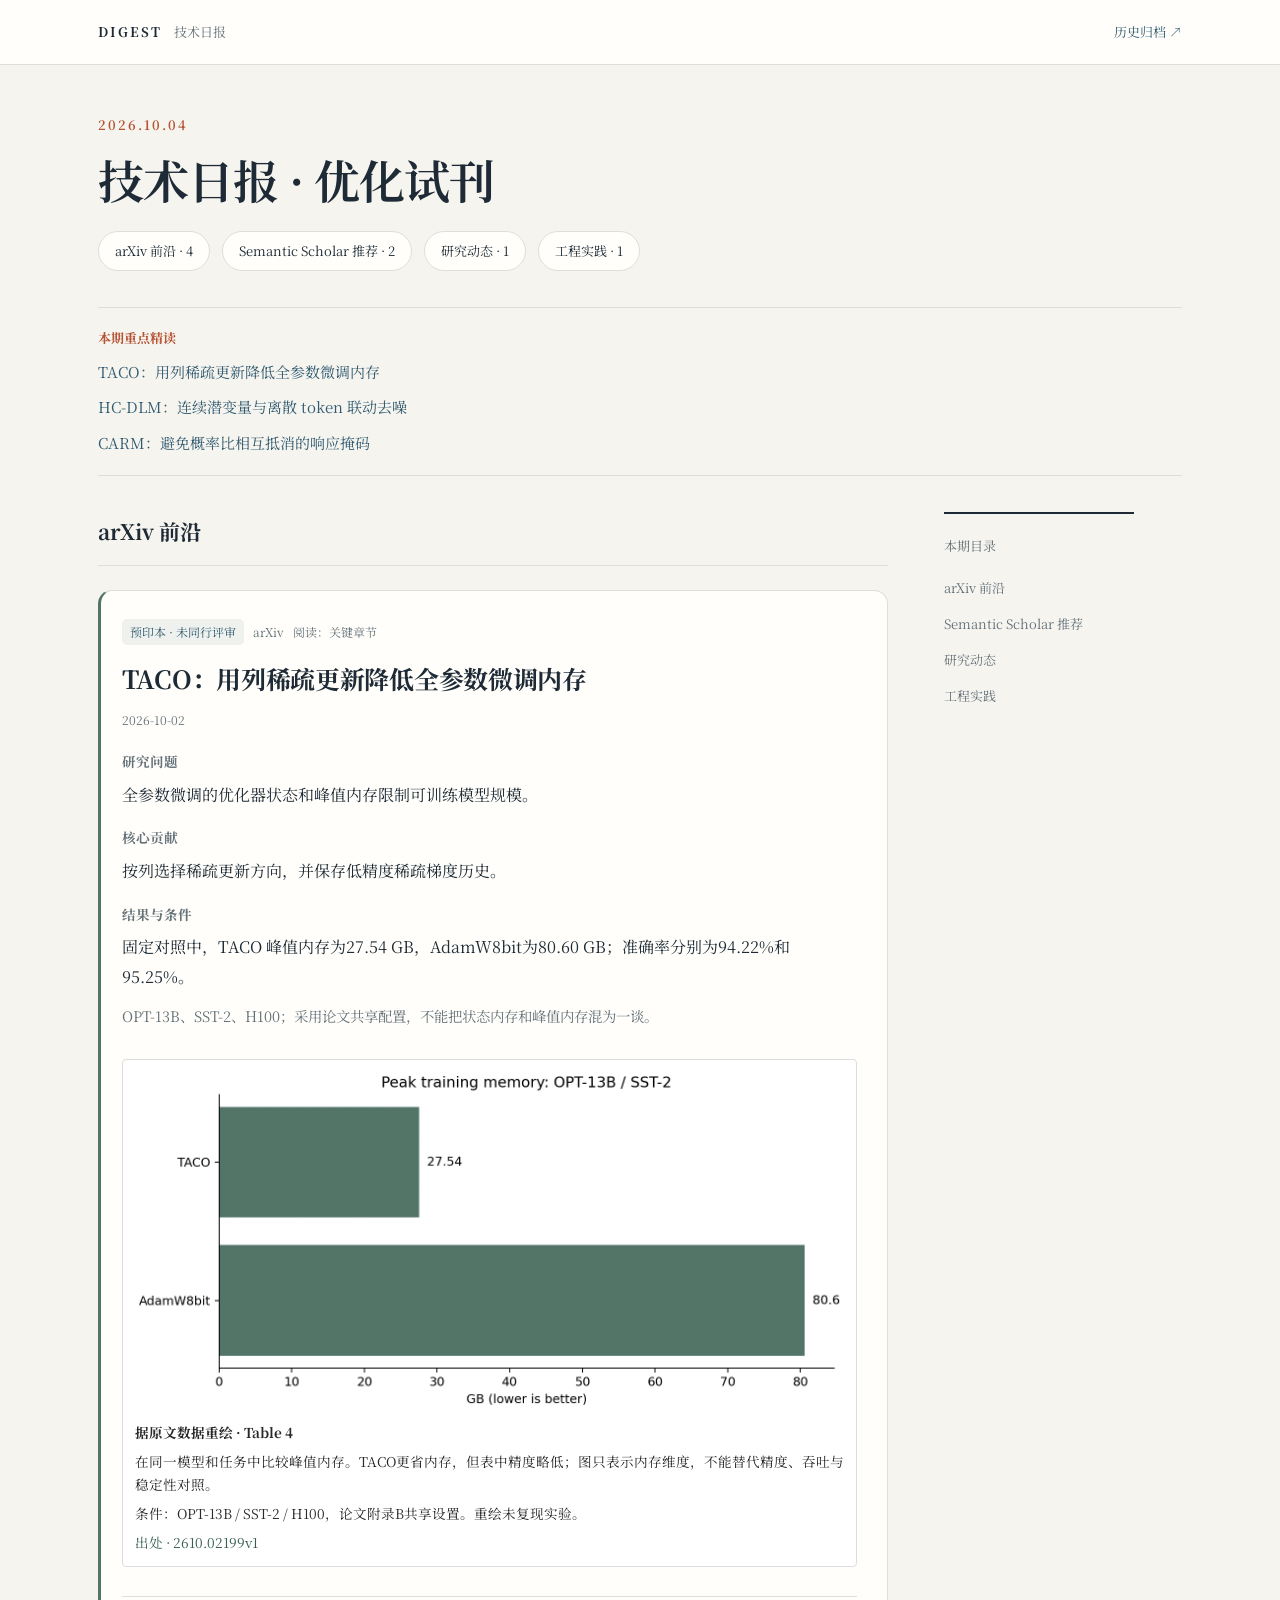
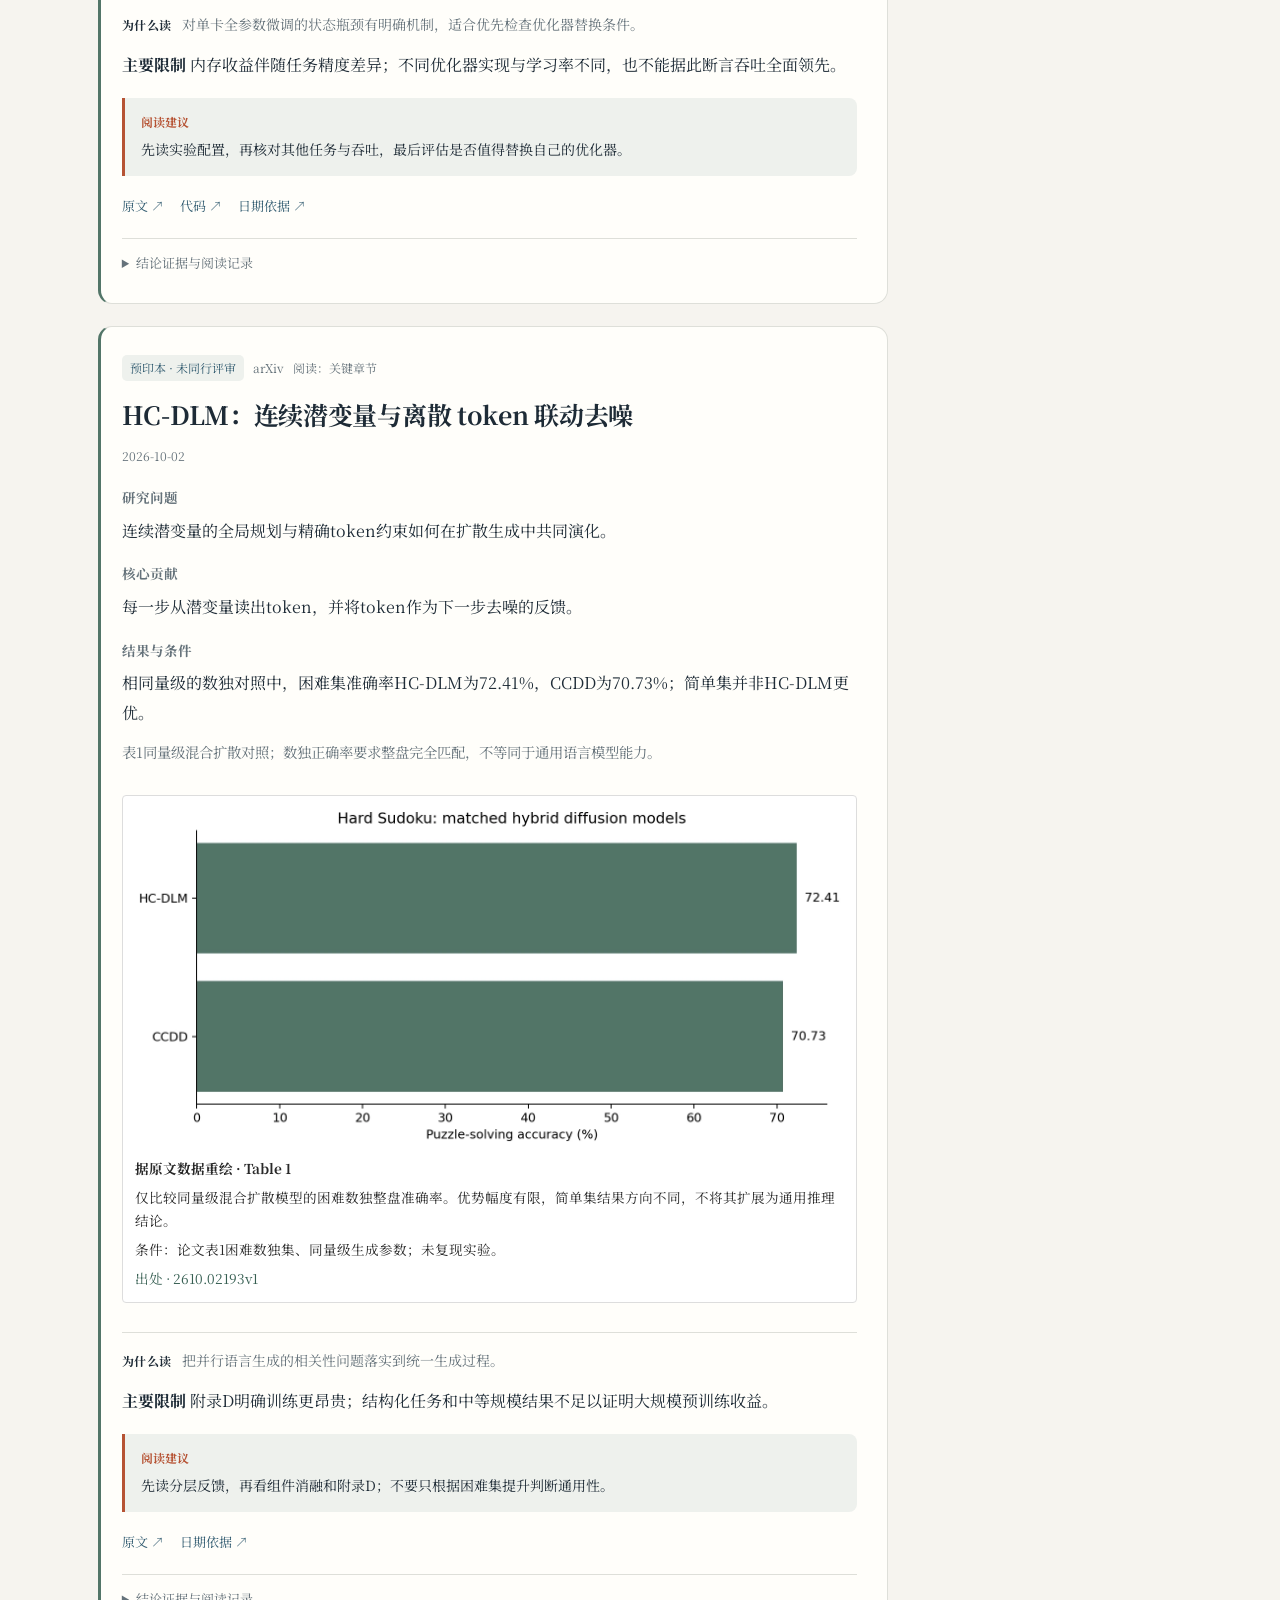
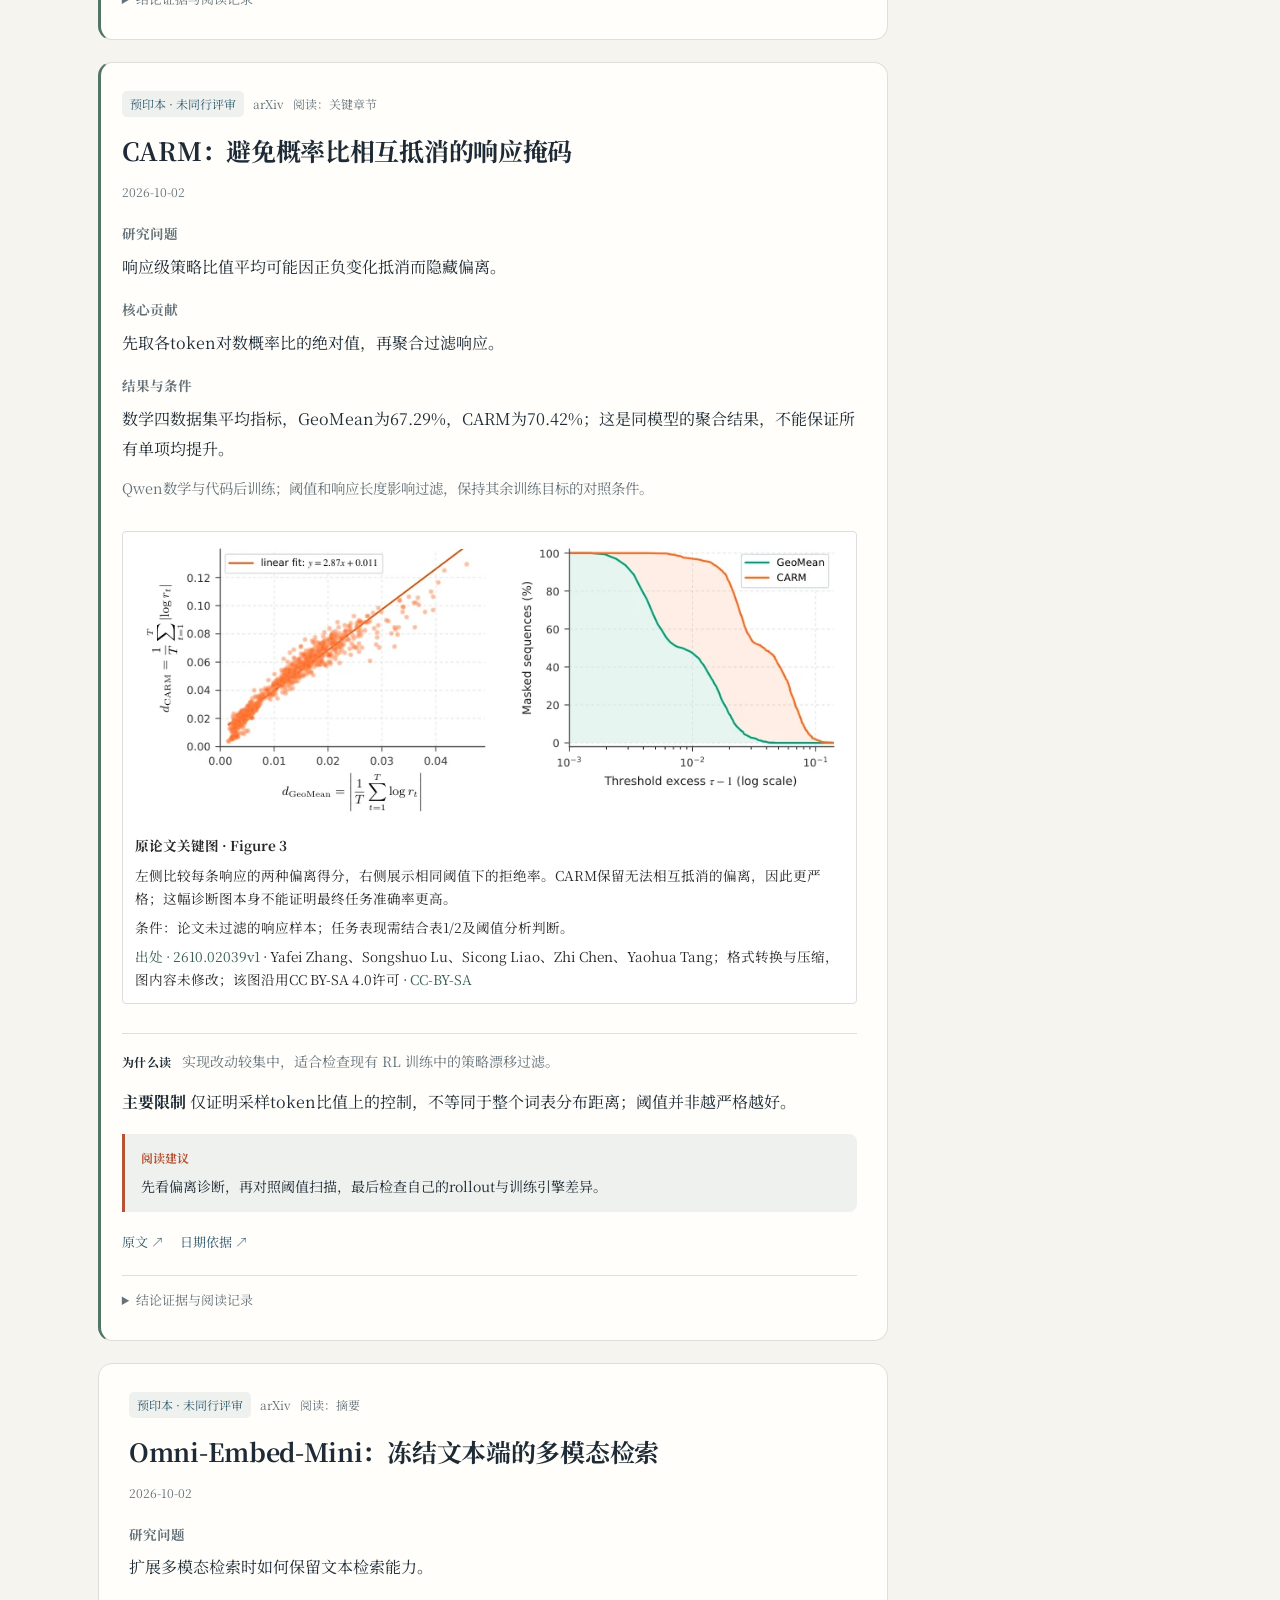
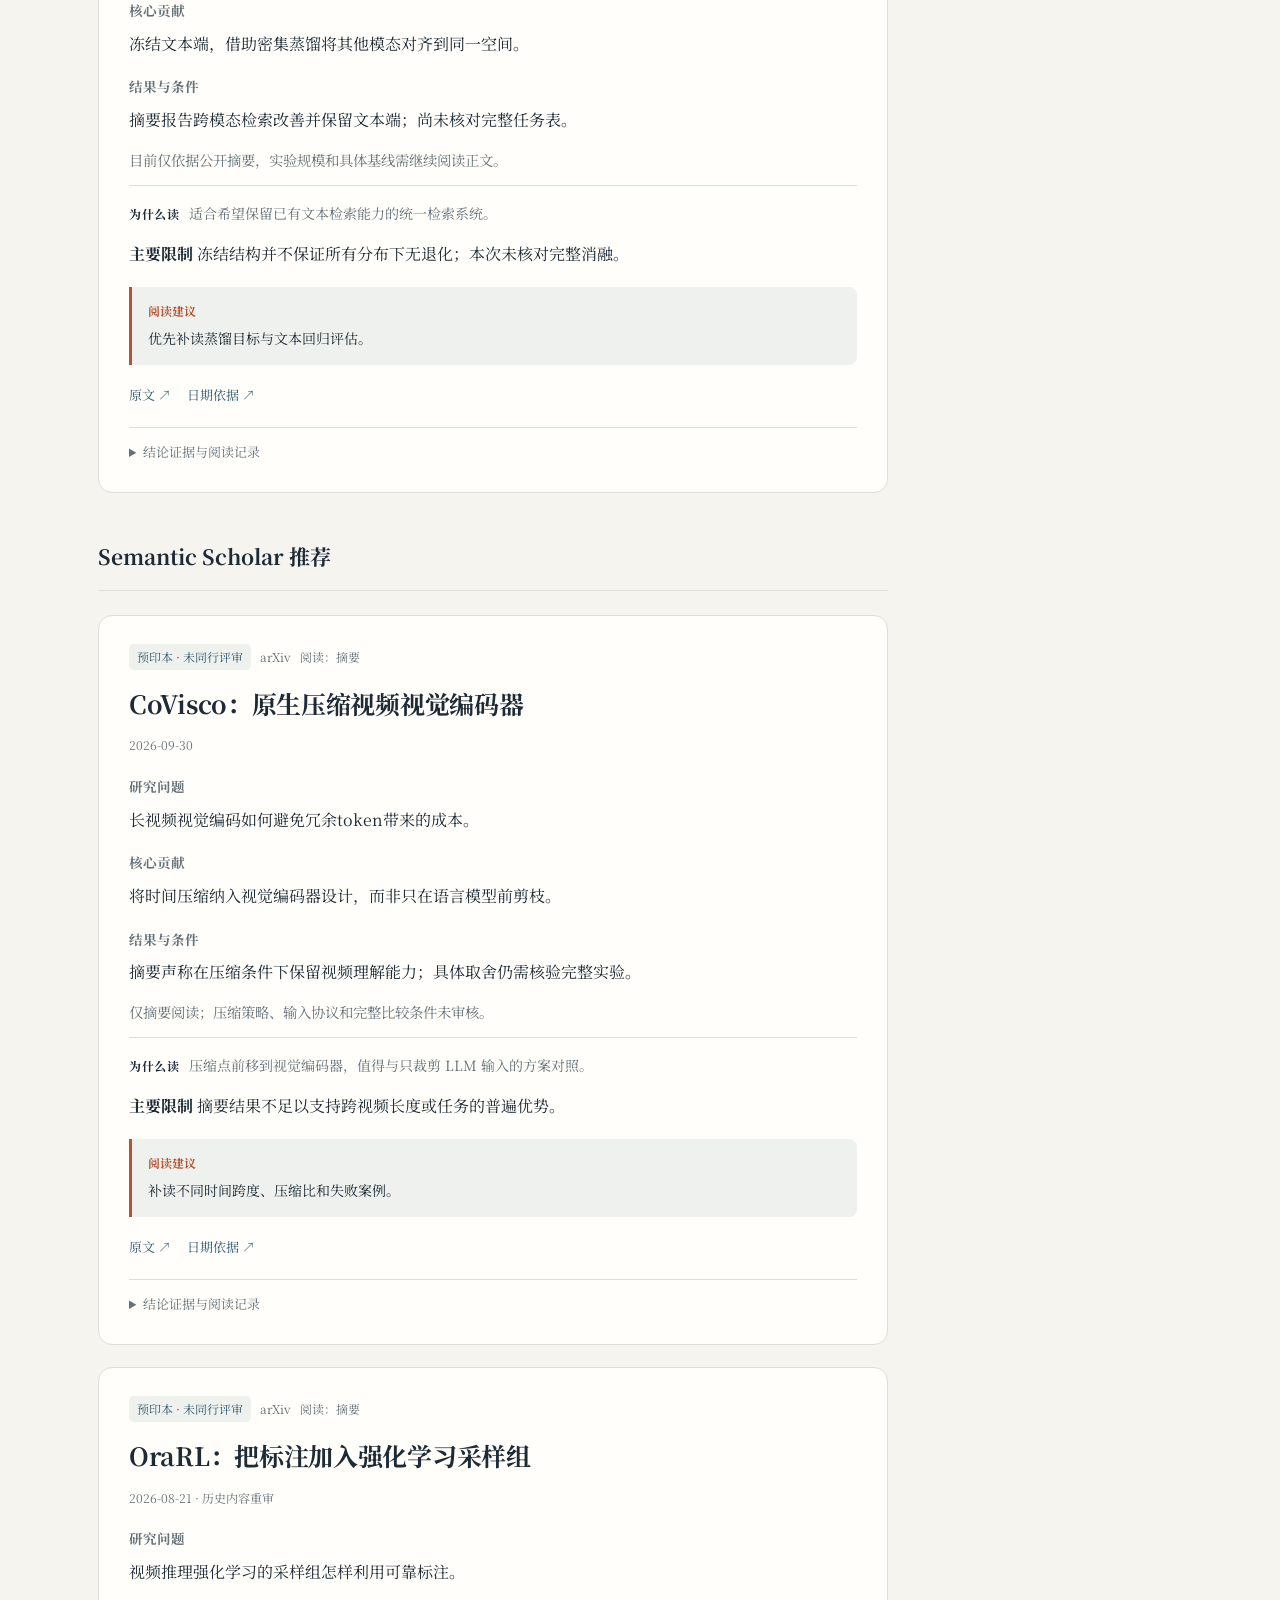
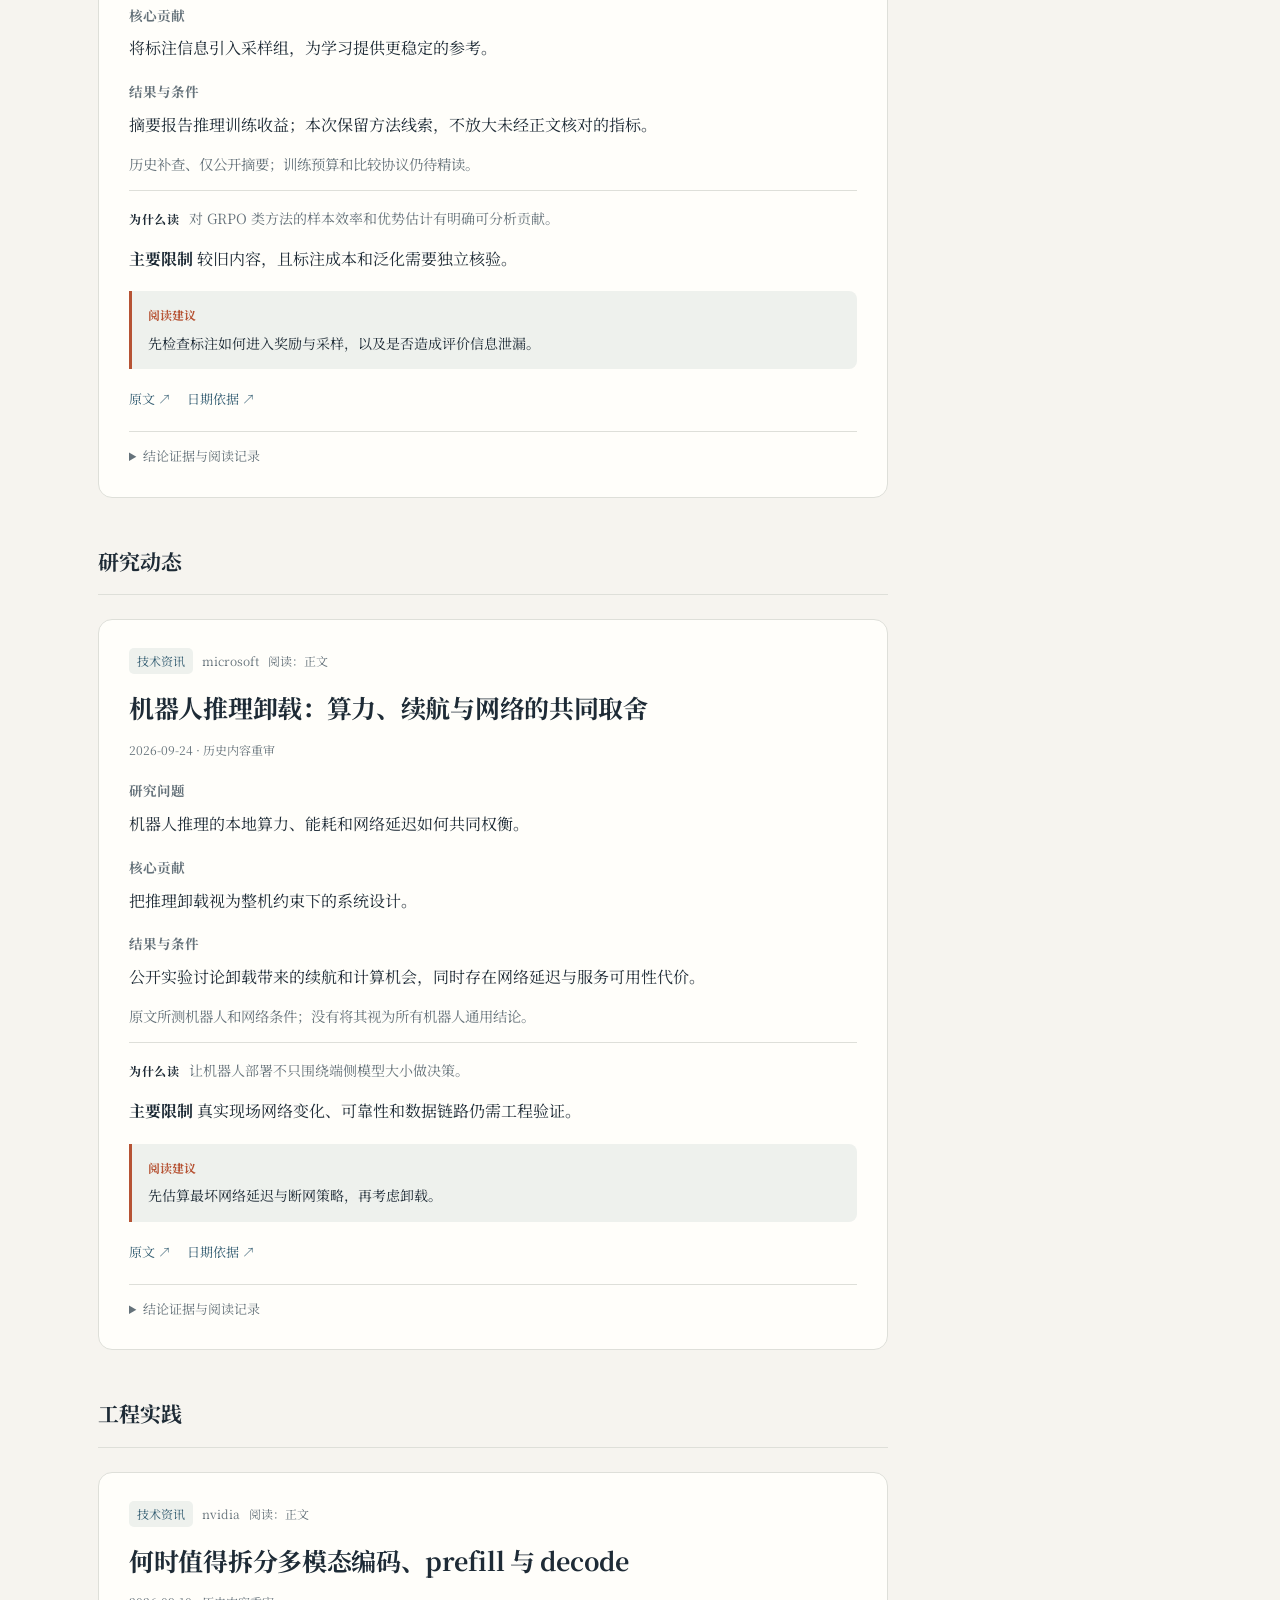
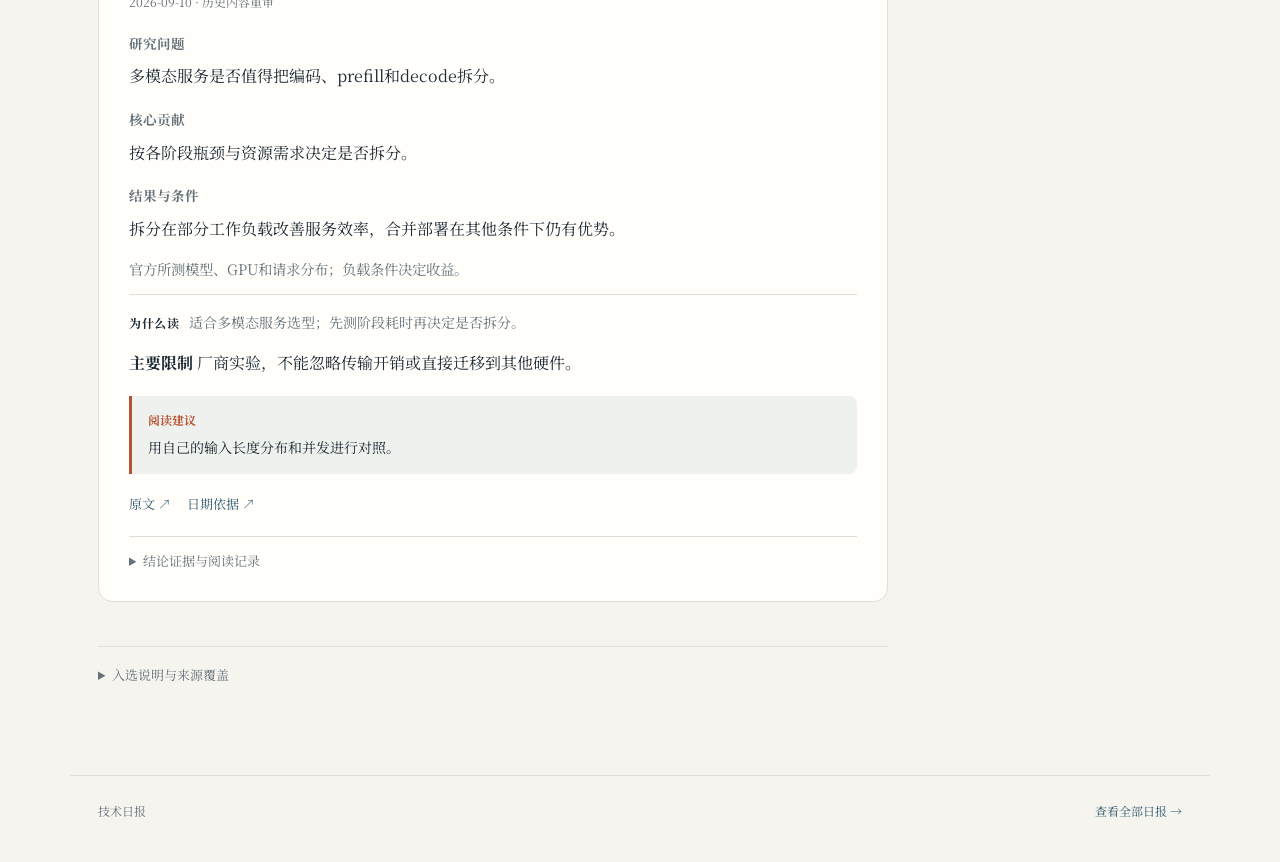
<file: docs/quality-trial-2026-10-04-130111.html>
<!doctype html>
<html lang="zh-CN"><head><meta charset="utf-8"><meta name="viewport" content="width=device-width, initial-scale=1">
<meta name="digest-revision" content="d45f964c8f3bf349fe6fd5146f675b15bf200ab19f46396350382e1ef55d9e74"><title>技术日报 · 优化试刊 · 2026-10-04</title>
<link rel="stylesheet" href="assets/digest-v3.css?v=84f8b85fc42a"></head><body>
<header><nav><a class="brand" href="index.html">DIGEST<span>技术日报</span></a><a href="index.html">历史归档 ↗</a></nav></header>
<main><div class="masthead"><div class="date">2026.10.04</div><h1>技术日报 · 优化试刊</h1><div class="tabs"><a href="#arxiv">arXiv 前沿 · 4</a><a href="#recommended">Semantic Scholar 推荐 · 2</a><a href="#news-0">研究动态 · 1</a><a href="#news-1">工程实践 · 1</a></div></div><div class="highlights"><strong>本期重点精读</strong><a href="#item-candidate:faea6e5b26be8b3e8421593d">TACO：用列稀疏更新降低全参数微调内存</a><a href="#item-candidate:fe242b9a832227cd43b8cab6">HC-DLM：连续潜变量与离散 token 联动去噪</a><a href="#item-candidate:3506c93da1796f10c8c83b7a">CARM：避免概率比相互抵消的响应掩码</a></div><div class="layout"><div><section class="section" id="arxiv"><div class="section-title"><h2>arXiv 前沿</h2></div><div id="item-candidate:faea6e5b26be8b3e8421593d"><article class="card focus-card"><div class="eyebrow"><span class="badge">预印本 · 未同行评审</span><span>arXiv </span><span>阅读：关键章节</span></div><h3><a href="https://arxiv.org/abs/2610.02199v1" rel="noopener noreferrer">TACO：用列稀疏更新降低全参数微调内存</a></h3><div class="meta">2026-10-02</div><div class="card-fact"><strong>研究问题</strong><p>全参数微调的优化器状态和峰值内存限制可训练模型规模。</p></div><div class="card-fact"><strong>核心贡献</strong><p>按列选择稀疏更新方向，并保存低精度稀疏梯度历史。</p></div><div class="card-fact"><strong>结果与条件</strong><p>固定对照中，TACO 峰值内存为27.54 GB，AdamW8bit为80.60 GB；准确率分别为94.22%和95.25%。</p></div><p class="conditions">OPT-13B、SST-2、H100；采用论文共享配置，不能把状态内存和峰值内存混为一谈。</p><figure class="paper-figure"><a href="assets/figures/d3017f4165717ccafe85daf29473e4379e7bf4e9b529f48b7302338707d1b9a9.webp" target="_blank" rel="noopener"><img src="assets/figures/d3017f4165717ccafe85daf29473e4379e7bf4e9b529f48b7302338707d1b9a9.webp" width="1440" height="684" loading="lazy" decoding="async" alt="TACO与AdamW8bit的峰值训练内存对照"></a><figcaption><strong>据原文数据重绘 · Table 4</strong><p>在同一模型和任务中比较峰值内存。TACO更省内存，但表中精度略低；图只表示内存维度，不能替代精度、吞吐与稳定性对照。</p><p>条件：OPT-13B / SST-2 / H100，论文附录B共享设置。重绘未复现实验。</p><a href="https://arxiv.org/html/2610.02199v1#A2.T4" rel="noopener noreferrer">出处 · 2610.02199v1</a></figcaption></figure><p class="value"><strong>为什么读</strong>对单卡全参数微调的状态瓶颈有明确机制，适合优先检查优化器替换条件。</p><p><strong>主要限制</strong> 内存收益伴随任务精度差异；不同优化器实现与学习率不同，也不能据此断言吞吐全面领先。</p><div class="action"><strong>阅读建议</strong>先读实验配置，再核对其他任务与吞吐，最后评估是否值得替换自己的优化器。</div><div class="links"><a href="https://arxiv.org/abs/2610.02199v1" rel="noopener noreferrer">原文 ↗</a><a href="https://github.com/Jichao2357/TACO_optimizer" rel="noopener noreferrer">代码 ↗</a><a href="https://arxiv.org/abs/2610.02199" rel="noopener noreferrer">日期依据 ↗</a></div><details><summary>结论证据与阅读记录</summary><ul><li>固定对照中，TACO 峰值内存为27.54 GB，AdamW8bit为80.60 GB；准确率分别为94.22%和95.25%。 · <a href="https://arxiv.org/html/2610.02199v1" rel="noopener noreferrer">§6、附录B表1/2/4</a><br><small>TACO 27.54 GB 94.22%; AdamW8bit 80.60 GB 95.25%.</small></li></ul><p>§3列稀疏更新与§5动态低精度梯度历史；§6及附录B表1、2、3、4：设置、精度、内存与吞吐；依据表3/4的任务差异及实现条件判断适用边界；论文无单独局限章节</p><p>发现渠道：arXiv</p></details></article></div><div id="item-candidate:fe242b9a832227cd43b8cab6"><article class="card focus-card"><div class="eyebrow"><span class="badge">预印本 · 未同行评审</span><span>arXiv </span><span>阅读：关键章节</span></div><h3><a href="https://arxiv.org/abs/2610.02193v1" rel="noopener noreferrer">HC-DLM：连续潜变量与离散 token 联动去噪</a></h3><div class="meta">2026-10-02</div><div class="card-fact"><strong>研究问题</strong><p>连续潜变量的全局规划与精确token约束如何在扩散生成中共同演化。</p></div><div class="card-fact"><strong>核心贡献</strong><p>每一步从潜变量读出token，并将token作为下一步去噪的反馈。</p></div><div class="card-fact"><strong>结果与条件</strong><p>相同量级的数独对照中，困难集准确率HC-DLM为72.41%，CCDD为70.73%；简单集并非HC-DLM更优。</p></div><p class="conditions">表1同量级混合扩散对照；数独正确率要求整盘完全匹配，不等同于通用语言模型能力。</p><figure class="paper-figure"><a href="assets/figures/5b2be8dc7ede323505f0ef9d921195a44c9c1de3b5b6248cccf28dae85c0e4fb.webp" target="_blank" rel="noopener"><img src="assets/figures/5b2be8dc7ede323505f0ef9d921195a44c9c1de3b5b6248cccf28dae85c0e4fb.webp" width="1440" height="684" loading="lazy" decoding="async" alt="HC-DLM和CCDD困难数独准确率对照"></a><figcaption><strong>据原文数据重绘 · Table 1</strong><p>仅比较同量级混合扩散模型的困难数独整盘准确率。优势幅度有限，简单集结果方向不同，不将其扩展为通用推理结论。</p><p>条件：论文表1困难数独集、同量级生成参数；未复现实验。</p><a href="https://arxiv.org/html/2610.02193v1#S4.T1" rel="noopener noreferrer">出处 · 2610.02193v1</a></figcaption></figure><p class="value"><strong>为什么读</strong>把并行语言生成的相关性问题落实到统一生成过程。</p><p><strong>主要限制</strong> 附录D明确训练更昂贵；结构化任务和中等规模结果不足以证明大规模预训练收益。</p><div class="action"><strong>阅读建议</strong>先读分层反馈，再看组件消融和附录D；不要只根据困难集提升判断通用性。</div><div class="links"><a href="https://arxiv.org/abs/2610.02193v1" rel="noopener noreferrer">原文 ↗</a><a href="https://arxiv.org/abs/2610.02193" rel="noopener noreferrer">日期依据 ↗</a></div><details><summary>结论证据与阅读记录</summary><ul><li>相同量级的数独对照中，困难集准确率HC-DLM为72.41%，CCDD为70.73%；简单集并非HC-DLM更优。 · <a href="https://arxiv.org/html/2610.02193v1" rel="noopener noreferrer">§3、§4表1与表4、附录D</a><br><small>Hard: HC-DLM 72.41%; CCDD 70.73%.</small></li></ul><p>§3连续潜变量与离散反馈的联合过程；§4表1/2/3及组件消融表4；附录D：训练开销、任务范围与规模限制</p><p>发现渠道：arXiv</p></details></article></div><div id="item-candidate:3506c93da1796f10c8c83b7a"><article class="card focus-card"><div class="eyebrow"><span class="badge">预印本 · 未同行评审</span><span>arXiv </span><span>阅读：关键章节</span></div><h3><a href="https://arxiv.org/abs/2610.02039v1" rel="noopener noreferrer">CARM：避免概率比相互抵消的响应掩码</a></h3><div class="meta">2026-10-02</div><div class="card-fact"><strong>研究问题</strong><p>响应级策略比值平均可能因正负变化抵消而隐藏偏离。</p></div><div class="card-fact"><strong>核心贡献</strong><p>先取各token对数概率比的绝对值，再聚合过滤响应。</p></div><div class="card-fact"><strong>结果与条件</strong><p>数学四数据集平均指标，GeoMean为67.29%，CARM为70.42%；这是同模型的聚合结果，不能保证所有单项均提升。</p></div><p class="conditions">Qwen数学与代码后训练；阈值和响应长度影响过滤，保持其余训练目标的对照条件。</p><figure class="paper-figure"><a href="assets/figures/214ce697e3fe14eb591a37154025d7d071f48e915a8d58abea4ee43aacd75d3a.webp" target="_blank" rel="noopener"><img src="assets/figures/214ce697e3fe14eb591a37154025d7d071f48e915a8d58abea4ee43aacd75d3a.webp" width="840" height="330" loading="lazy" decoding="async" alt="响应偏离得分与共享阈值下的拒绝率诊断"></a><figcaption><strong>原论文关键图 · Figure 3</strong><p>左侧比较每条响应的两种偏离得分，右侧展示相同阈值下的拒绝率。CARM保留无法相互抵消的偏离，因此更严格；这幅诊断图本身不能证明最终任务准确率更高。</p><p>条件：论文未过滤的响应样本；任务表现需结合表1/2及阈值分析判断。</p><a href="https://arxiv.org/html/2610.02039v1#S3.F3" rel="noopener noreferrer">出处 · 2610.02039v1</a> · Yafei Zhang、Songshuo Lu、Sicong Liao、Zhi Chen、Yaohua Tang；格式转换与压缩，图内容未修改；该图沿用CC BY-SA 4.0许可 · <a href="https://creativecommons.org/licenses/by-sa/4.0/" rel="noopener noreferrer">CC-BY-SA</a></figcaption></figure><p class="value"><strong>为什么读</strong>实现改动较集中，适合检查现有 RL 训练中的策略漂移过滤。</p><p><strong>主要限制</strong> 仅证明采样token比值上的控制，不等同于整个词表分布距离；阈值并非越严格越好。</p><div class="action"><strong>阅读建议</strong>先看偏离诊断，再对照阈值扫描，最后检查自己的rollout与训练引擎差异。</div><div class="links"><a href="https://arxiv.org/abs/2610.02039v1" rel="noopener noreferrer">原文 ↗</a><a href="https://arxiv.org/abs/2610.02039" rel="noopener noreferrer">日期依据 ↗</a></div><details><summary>结论证据与阅读记录</summary><ul><li>数学四数据集平均指标，GeoMean为67.29%，CARM为70.42%；这是同模型的聚合结果，不能保证所有单项均提升。 · <a href="https://arxiv.org/html/2610.02039v1#S4.T1" rel="noopener noreferrer">§4.2 Table 1，Qwen3.5-9B四数据集Average</a><br><small>GeoMean 67.29%; CARM 70.42%.</small></li></ul><p>§3.3绝对对数比值与接受集合关系；§4数学和代码对照、§5阈值扫描、附录D设置；§3采样token比值解释和§5阈值/拒绝比例边界；无单独局限章节</p><p>发现渠道：arXiv</p></details></article></div><div id="item-candidate:b68dd910d78a2e6a062e80c5"><article class="card"><div class="eyebrow"><span class="badge">预印本 · 未同行评审</span><span>arXiv </span><span>阅读：摘要</span></div><h3><a href="https://arxiv.org/abs/2610.02148v1" rel="noopener noreferrer">Omni-Embed-Mini：冻结文本端的多模态检索</a></h3><div class="meta">2026-10-02</div><div class="card-fact"><strong>研究问题</strong><p>扩展多模态检索时如何保留文本检索能力。</p></div><div class="card-fact"><strong>核心贡献</strong><p>冻结文本端，借助密集蒸馏将其他模态对齐到同一空间。</p></div><div class="card-fact"><strong>结果与条件</strong><p>摘要报告跨模态检索改善并保留文本端；尚未核对完整任务表。</p></div><p class="conditions">目前仅依据公开摘要，实验规模和具体基线需继续阅读正文。</p><p class="value"><strong>为什么读</strong>适合希望保留已有文本检索能力的统一检索系统。</p><p><strong>主要限制</strong> 冻结结构并不保证所有分布下无退化；本次未核对完整消融。</p><div class="action"><strong>阅读建议</strong>优先补读蒸馏目标与文本回归评估。</div><div class="links"><a href="https://arxiv.org/abs/2610.02148v1" rel="noopener noreferrer">原文 ↗</a><a href="https://arxiv.org/abs/2610.02148" rel="noopener noreferrer">日期依据 ↗</a></div><details><summary>结论证据与阅读记录</summary><ul><li>摘要报告跨模态检索改善并保留文本端；尚未核对完整任务表。 · <a href="https://arxiv.org/abs/2610.02148v1" rel="noopener noreferrer">公开摘要</a><br><small>without updating any text-side parameter; each media sample is paired with a dense cascaded caption</small></li></ul><p>发现渠道：arXiv / HF Daily Papers</p></details></article></div></section><section class="section" id="recommended"><div class="section-title"><h2>Semantic Scholar 推荐</h2></div><div id="item-candidate:8456b46b54d7cad6b933c415"><article class="card"><div class="eyebrow"><span class="badge">预印本 · 未同行评审</span><span>arXiv </span><span>阅读：摘要</span></div><h3><a href="https://arxiv.org/abs/2609.39924" rel="noopener noreferrer">CoVisco：原生压缩视频视觉编码器</a></h3><div class="meta">2026-09-30</div><div class="card-fact"><strong>研究问题</strong><p>长视频视觉编码如何避免冗余token带来的成本。</p></div><div class="card-fact"><strong>核心贡献</strong><p>将时间压缩纳入视觉编码器设计，而非只在语言模型前剪枝。</p></div><div class="card-fact"><strong>结果与条件</strong><p>摘要声称在压缩条件下保留视频理解能力；具体取舍仍需核验完整实验。</p></div><p class="conditions">仅摘要阅读；压缩策略、输入协议和完整比较条件未审核。</p><p class="value"><strong>为什么读</strong>压缩点前移到视觉编码器，值得与只裁剪 LLM 输入的方案对照。</p><p><strong>主要限制</strong> 摘要结果不足以支持跨视频长度或任务的普遍优势。</p><div class="action"><strong>阅读建议</strong>补读不同时间跨度、压缩比和失败案例。</div><div class="links"><a href="https://arxiv.org/abs/2609.39924" rel="noopener noreferrer">原文 ↗</a><a href="https://arxiv.org/abs/2609.39924" rel="noopener noreferrer">日期依据 ↗</a></div><details><summary>结论证据与阅读记录</summary><ul><li>摘要声称在压缩条件下保留视频理解能力；具体取舍仍需核验完整实验。 · <a href="https://arxiv.org/abs/2609.39924" rel="noopener noreferrer">公开摘要</a><br><small>a codec-native vision encoder with native token compression for unified image-video understanding</small></li></ul><p>发现渠道：Semantic Scholar</p></details></article></div><div id="item-candidate:1cec2f5770e552b62b9104ee"><article class="card"><div class="eyebrow"><span class="badge">预印本 · 未同行评审</span><span>arXiv </span><span>阅读：摘要</span></div><h3><a href="https://arxiv.org/abs/2608.20492" rel="noopener noreferrer">OraRL：把标注加入强化学习采样组</a></h3><div class="meta">2026-08-21 · 历史内容重审</div><div class="card-fact"><strong>研究问题</strong><p>视频推理强化学习的采样组怎样利用可靠标注。</p></div><div class="card-fact"><strong>核心贡献</strong><p>将标注信息引入采样组，为学习提供更稳定的参考。</p></div><div class="card-fact"><strong>结果与条件</strong><p>摘要报告推理训练收益；本次保留方法线索，不放大未经正文核对的指标。</p></div><p class="conditions">历史补查、仅公开摘要；训练预算和比较协议仍待精读。</p><p class="value"><strong>为什么读</strong>对 GRPO 类方法的样本效率和优势估计有明确可分析贡献。</p><p><strong>主要限制</strong> 较旧内容，且标注成本和泛化需要独立核验。</p><div class="action"><strong>阅读建议</strong>先检查标注如何进入奖励与采样，以及是否造成评价信息泄漏。</div><div class="links"><a href="https://arxiv.org/abs/2608.20492" rel="noopener noreferrer">原文 ↗</a><a href="https://arxiv.org/abs/2608.20492" rel="noopener noreferrer">日期依据 ↗</a></div><details><summary>结论证据与阅读记录</summary><ul><li>摘要报告推理训练收益；本次保留方法线索，不放大未经正文核对的指标。 · <a href="https://arxiv.org/abs/2608.20492" rel="noopener noreferrer">公开摘要</a><br><small>each can enter its on-policy group as an oracle rollout, a direct positive optimization target</small></li></ul><p>发现渠道：Semantic Scholar</p></details></article></div></section><section class="section" id="news-0"><div class="section-title"><h2>研究动态</h2></div><div id="item-candidate:29d0a862ac56cd62fdae0b67"><article class="card"><div class="eyebrow"><span class="badge">技术资讯</span><span>microsoft </span><span>阅读：正文</span></div><h3><a href="https://www.microsoft.com/en-us/research/blog/offloaded-inference-for-real-world-physical-ai-robotics" rel="noopener noreferrer">机器人推理卸载：算力、续航与网络的共同取舍</a></h3><div class="meta">2026-09-24 · 历史内容重审</div><div class="card-fact"><strong>研究问题</strong><p>机器人推理的本地算力、能耗和网络延迟如何共同权衡。</p></div><div class="card-fact"><strong>核心贡献</strong><p>把推理卸载视为整机约束下的系统设计。</p></div><div class="card-fact"><strong>结果与条件</strong><p>公开实验讨论卸载带来的续航和计算机会，同时存在网络延迟与服务可用性代价。</p></div><p class="conditions">原文所测机器人和网络条件；没有将其视为所有机器人通用结论。</p><p class="value"><strong>为什么读</strong>让机器人部署不只围绕端侧模型大小做决策。</p><p><strong>主要限制</strong> 真实现场网络变化、可靠性和数据链路仍需工程验证。</p><div class="action"><strong>阅读建议</strong>先估算最坏网络延迟与断网策略，再考虑卸载。</div><div class="links"><a href="https://www.microsoft.com/en-us/research/blog/offloaded-inference-for-real-world-physical-ai-robotics" rel="noopener noreferrer">原文 ↗</a><a href="https://www.microsoft.com/en-us/research/feed/" rel="noopener noreferrer">日期依据 ↗</a></div><details><summary>结论证据与阅读记录</summary><ul><li>公开实验讨论卸载带来的续航和计算机会，同时存在网络延迟与服务可用性代价。 · <a href="https://www.microsoft.com/en-us/research/blog/offloaded-inference-for-real-world-physical-ai-robotics" rel="noopener noreferrer">What we found：benefits and offloading tradeoff</a><br><small>offloading inference out of the robot involves a complex tradeoff involving performance, network latency and bandwidth, and available GPU resources.</small></li></ul><p>发现渠道：Microsoft Research</p></details></article></div></section><section class="section" id="news-1"><div class="section-title"><h2>工程实践</h2></div><div id="item-candidate:91843eea238a063213ac6740"><article class="card"><div class="eyebrow"><span class="badge">技术资讯</span><span>nvidia </span><span>阅读：正文</span></div><h3><a href="https://developer.nvidia.com/blog/when-to-use-encode-prefill-decode-disaggregation-to-accelerate-multimodal-model-serving" rel="noopener noreferrer">何时值得拆分多模态编码、prefill 与 decode</a></h3><div class="meta">2026-09-10 · 历史内容重审</div><div class="card-fact"><strong>研究问题</strong><p>多模态服务是否值得把编码、prefill和decode拆分。</p></div><div class="card-fact"><strong>核心贡献</strong><p>按各阶段瓶颈与资源需求决定是否拆分。</p></div><div class="card-fact"><strong>结果与条件</strong><p>拆分在部分工作负载改善服务效率，合并部署在其他条件下仍有优势。</p></div><p class="conditions">官方所测模型、GPU和请求分布；负载条件决定收益。</p><p class="value"><strong>为什么读</strong>适合多模态服务选型；先测阶段耗时再决定是否拆分。</p><p><strong>主要限制</strong> 厂商实验，不能忽略传输开销或直接迁移到其他硬件。</p><div class="action"><strong>阅读建议</strong>用自己的输入长度分布和并发进行对照。</div><div class="links"><a href="https://developer.nvidia.com/blog/when-to-use-encode-prefill-decode-disaggregation-to-accelerate-multimodal-model-serving" rel="noopener noreferrer">原文 ↗</a><a href="https://developer.nvidia.com/blog/feed/" rel="noopener noreferrer">日期依据 ↗</a></div><details><summary>结论证据与阅读记录</summary><ul><li>拆分在部分工作负载改善服务效率，合并部署在其他条件下仍有优势。 · <a href="https://developer.nvidia.com/blog/when-to-use-encode-prefill-decode-disaggregation-to-accelerate-multimodal-model-serving" rel="noopener noreferrer">部署建议与Figure 6工作负载比较</a><br><small>Output length, model size and precision, and traffic mix also change this balance.</small></li></ul><p>发现渠道：NVIDIA</p></details></article></div></section><details class="collection"><summary>入选说明与来源覆盖</summary><p>正式发表区：本试刊尚无同时满足日期与最终决定证据的候选。</p><p>历史补查只表示此次首次入选，不冒充当日新增研究。</p><p>本期论文 6/10、资讯 2/10；按实际核验质量选取。</p><p>本期为独立图文试刊，重新核验既有内容，不代表新增采集或改变历史推荐记录。</p></details></div><aside class="side"><div class="side-inner"><p>本期目录</p><a href="#arxiv">arXiv 前沿</a><a href="#recommended">Semantic Scholar 推荐</a><a href="#news-0">研究动态</a><a href="#news-1">工程实践</a></div></aside></div></main><footer><span>技术日报</span><a href="index.html">查看全部日报 →</a></footer></body></html>
</file>
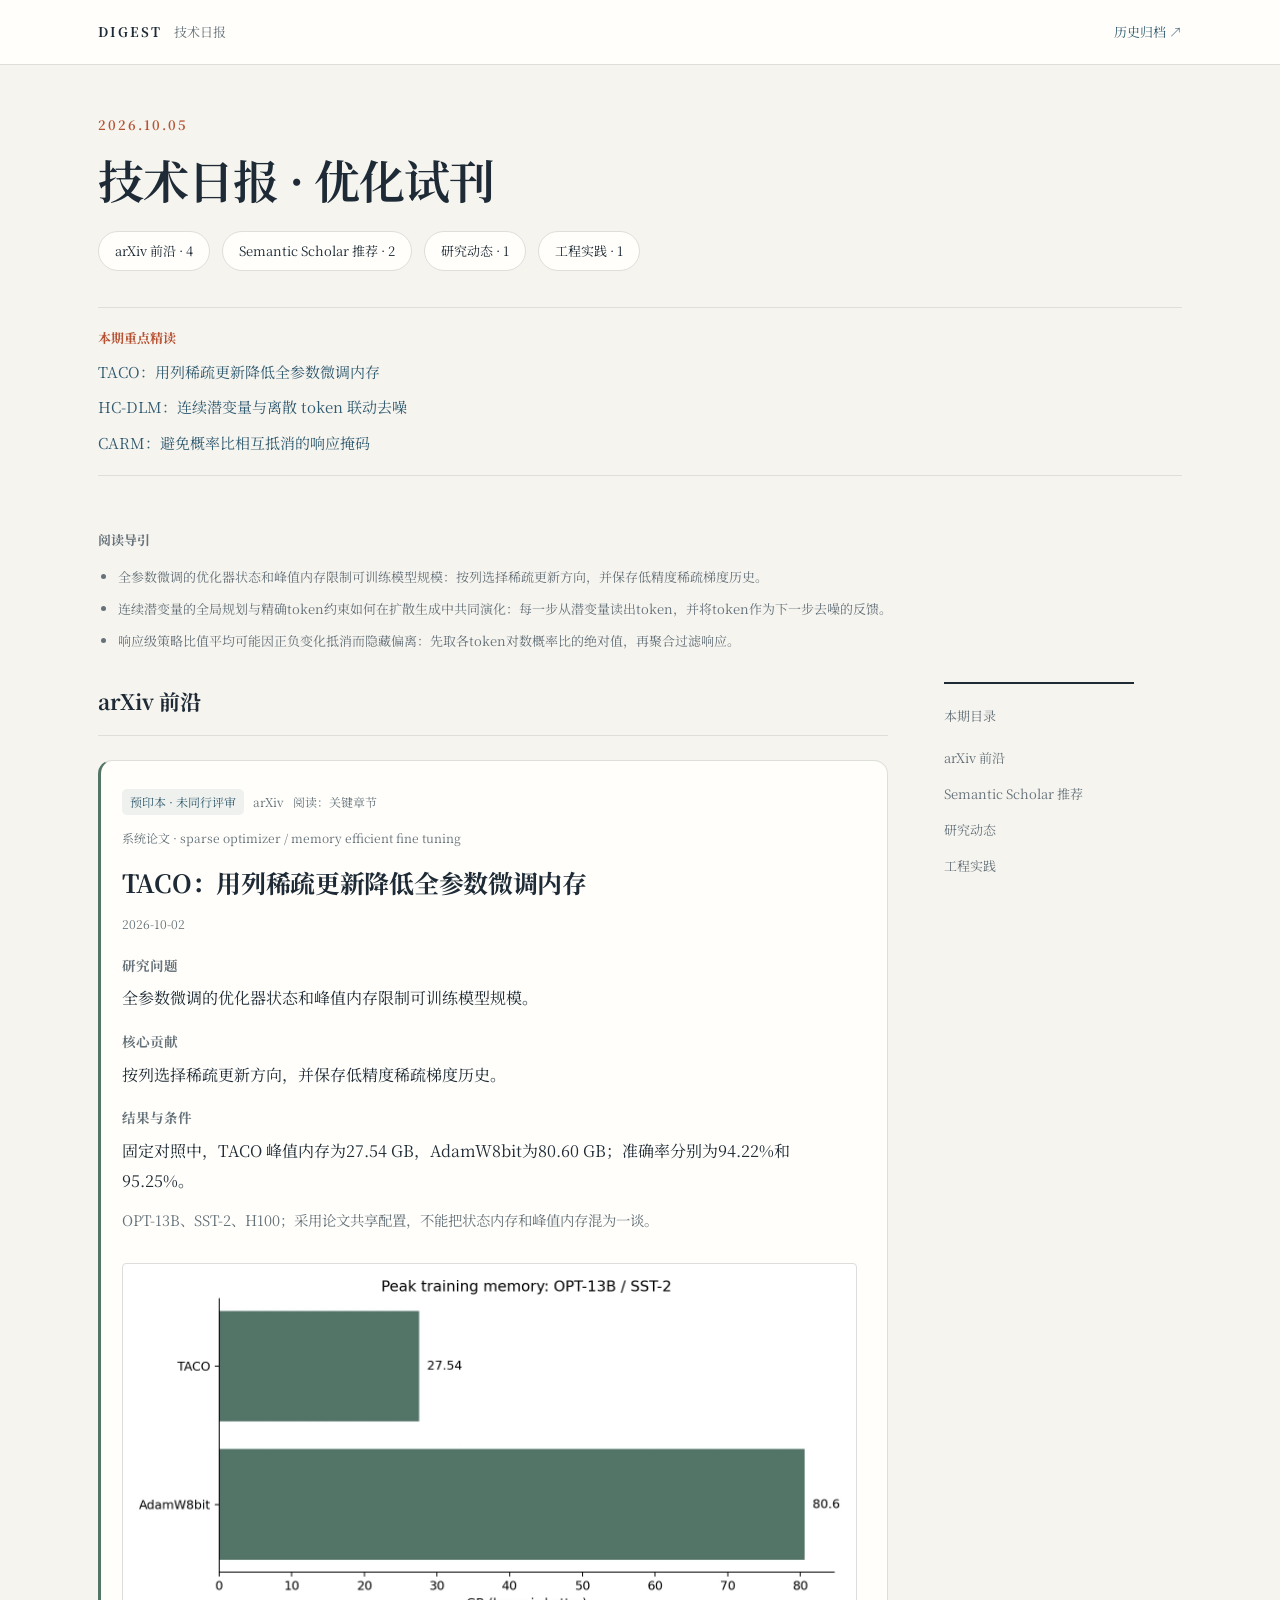
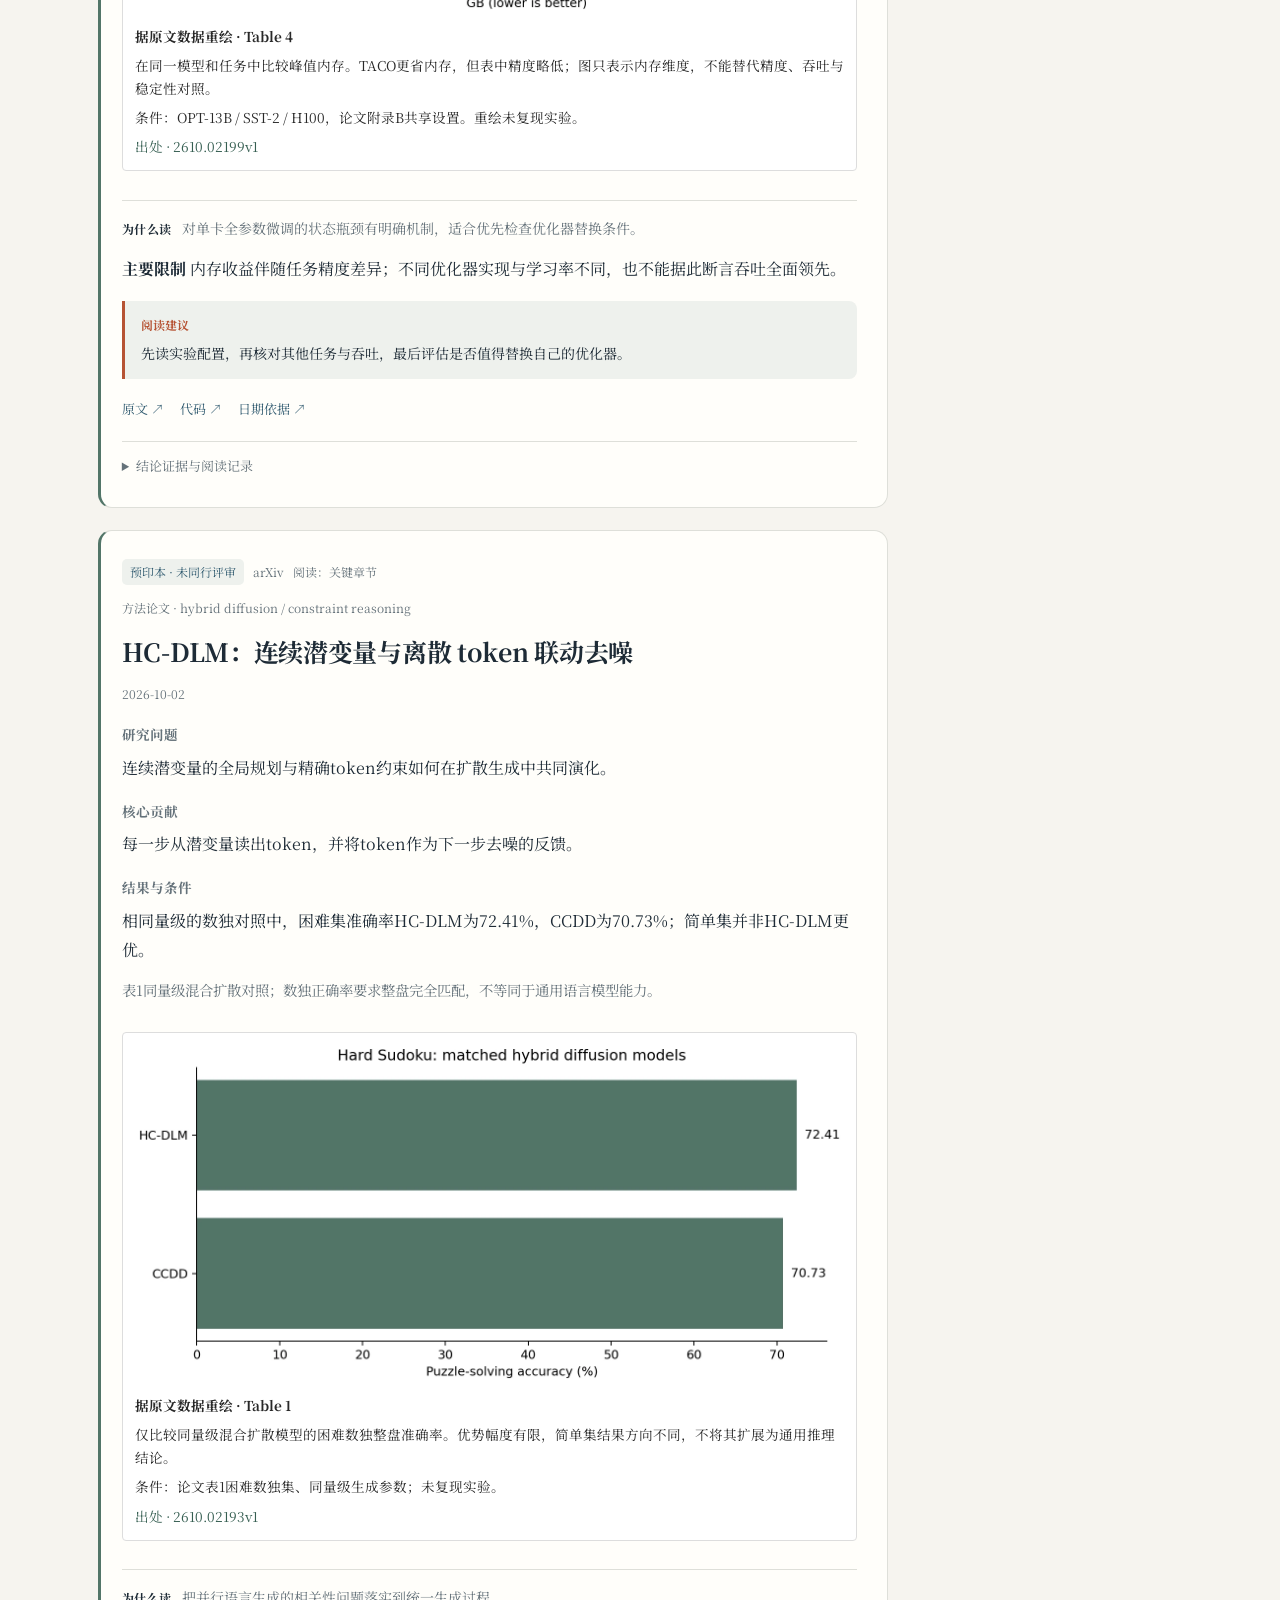
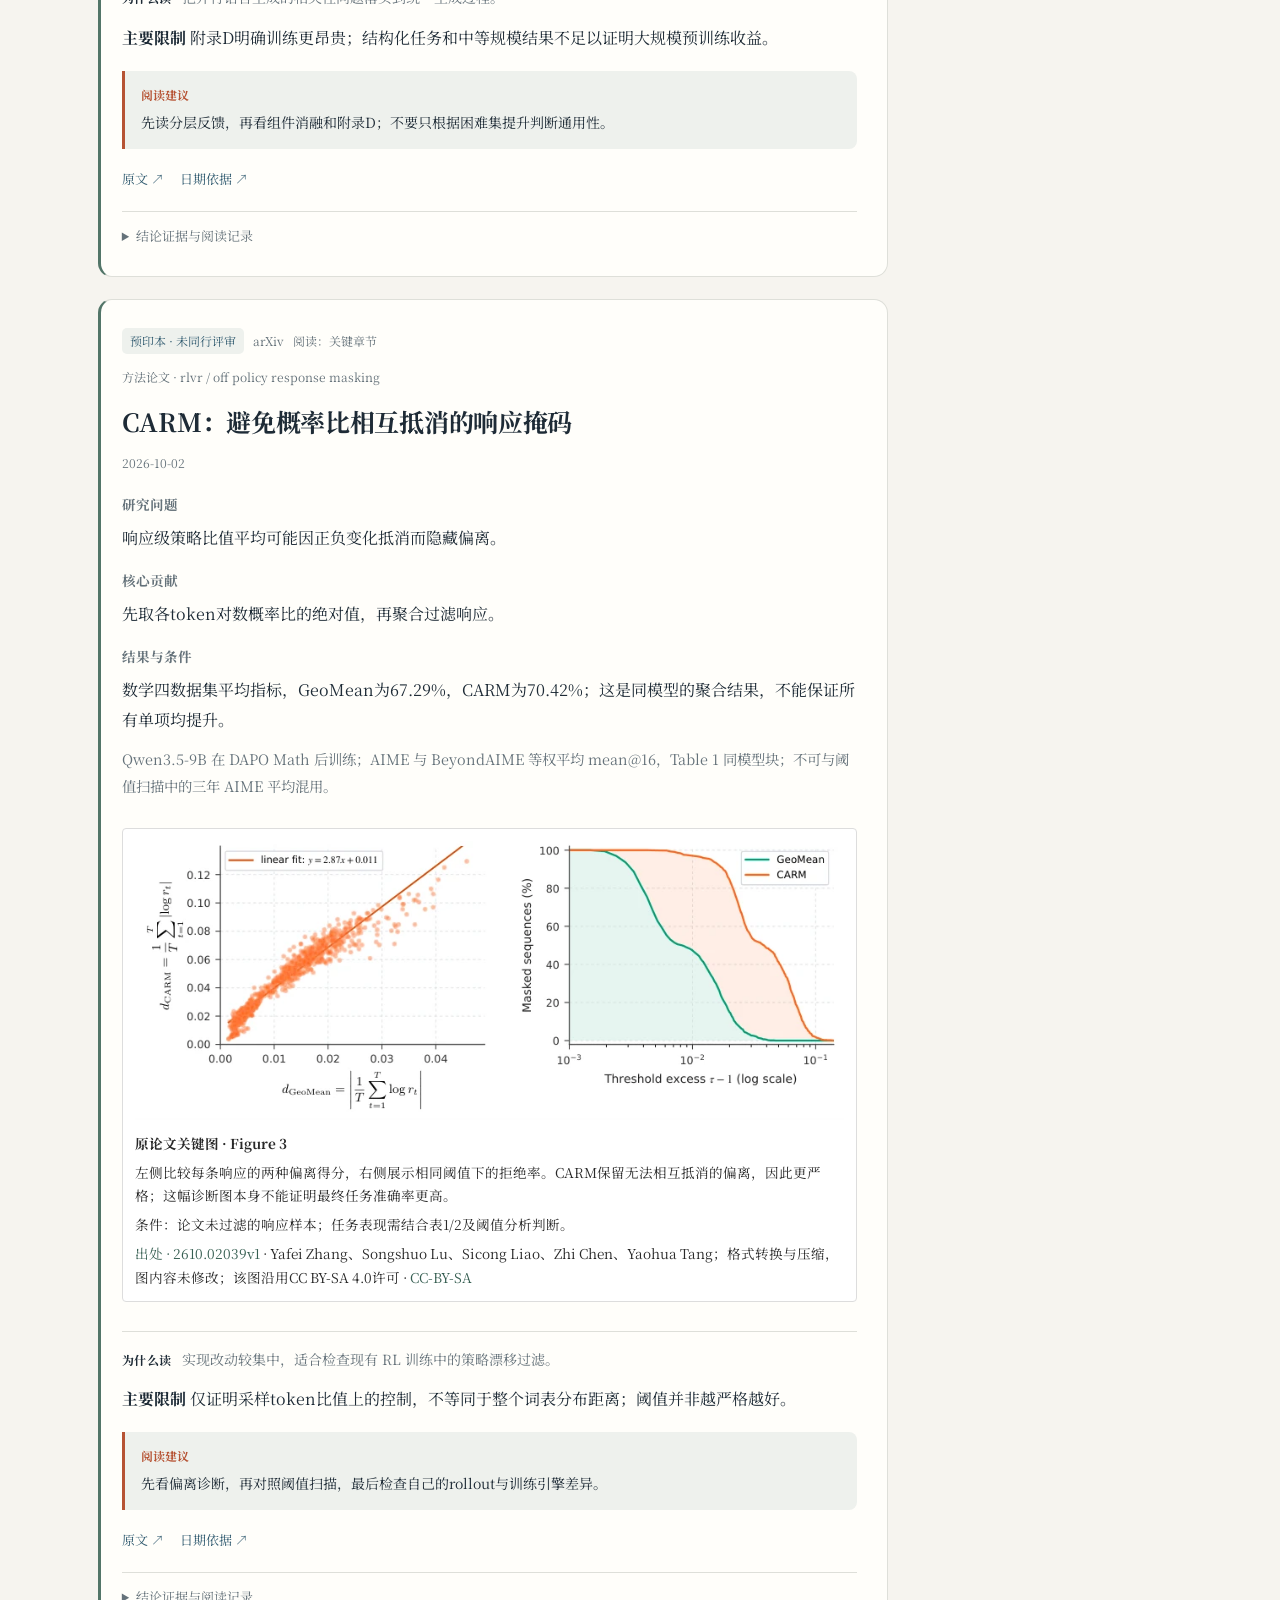
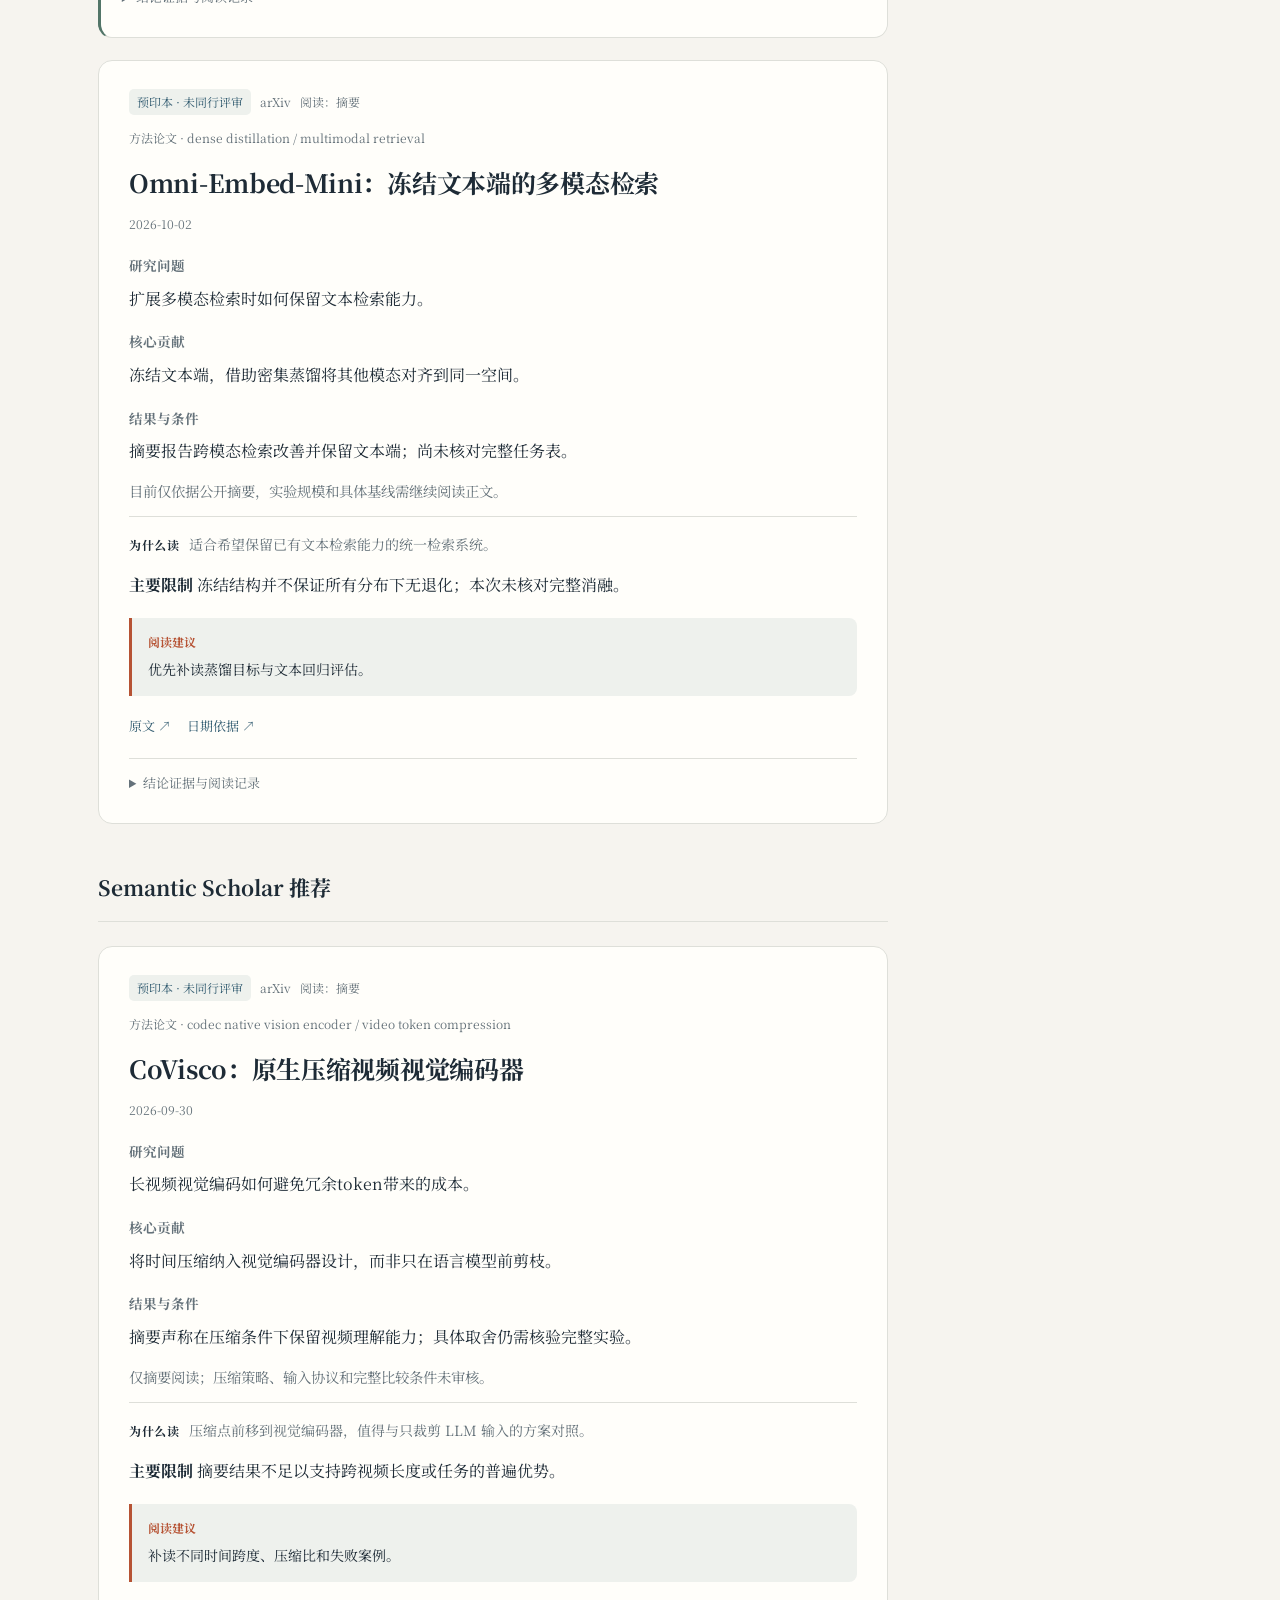
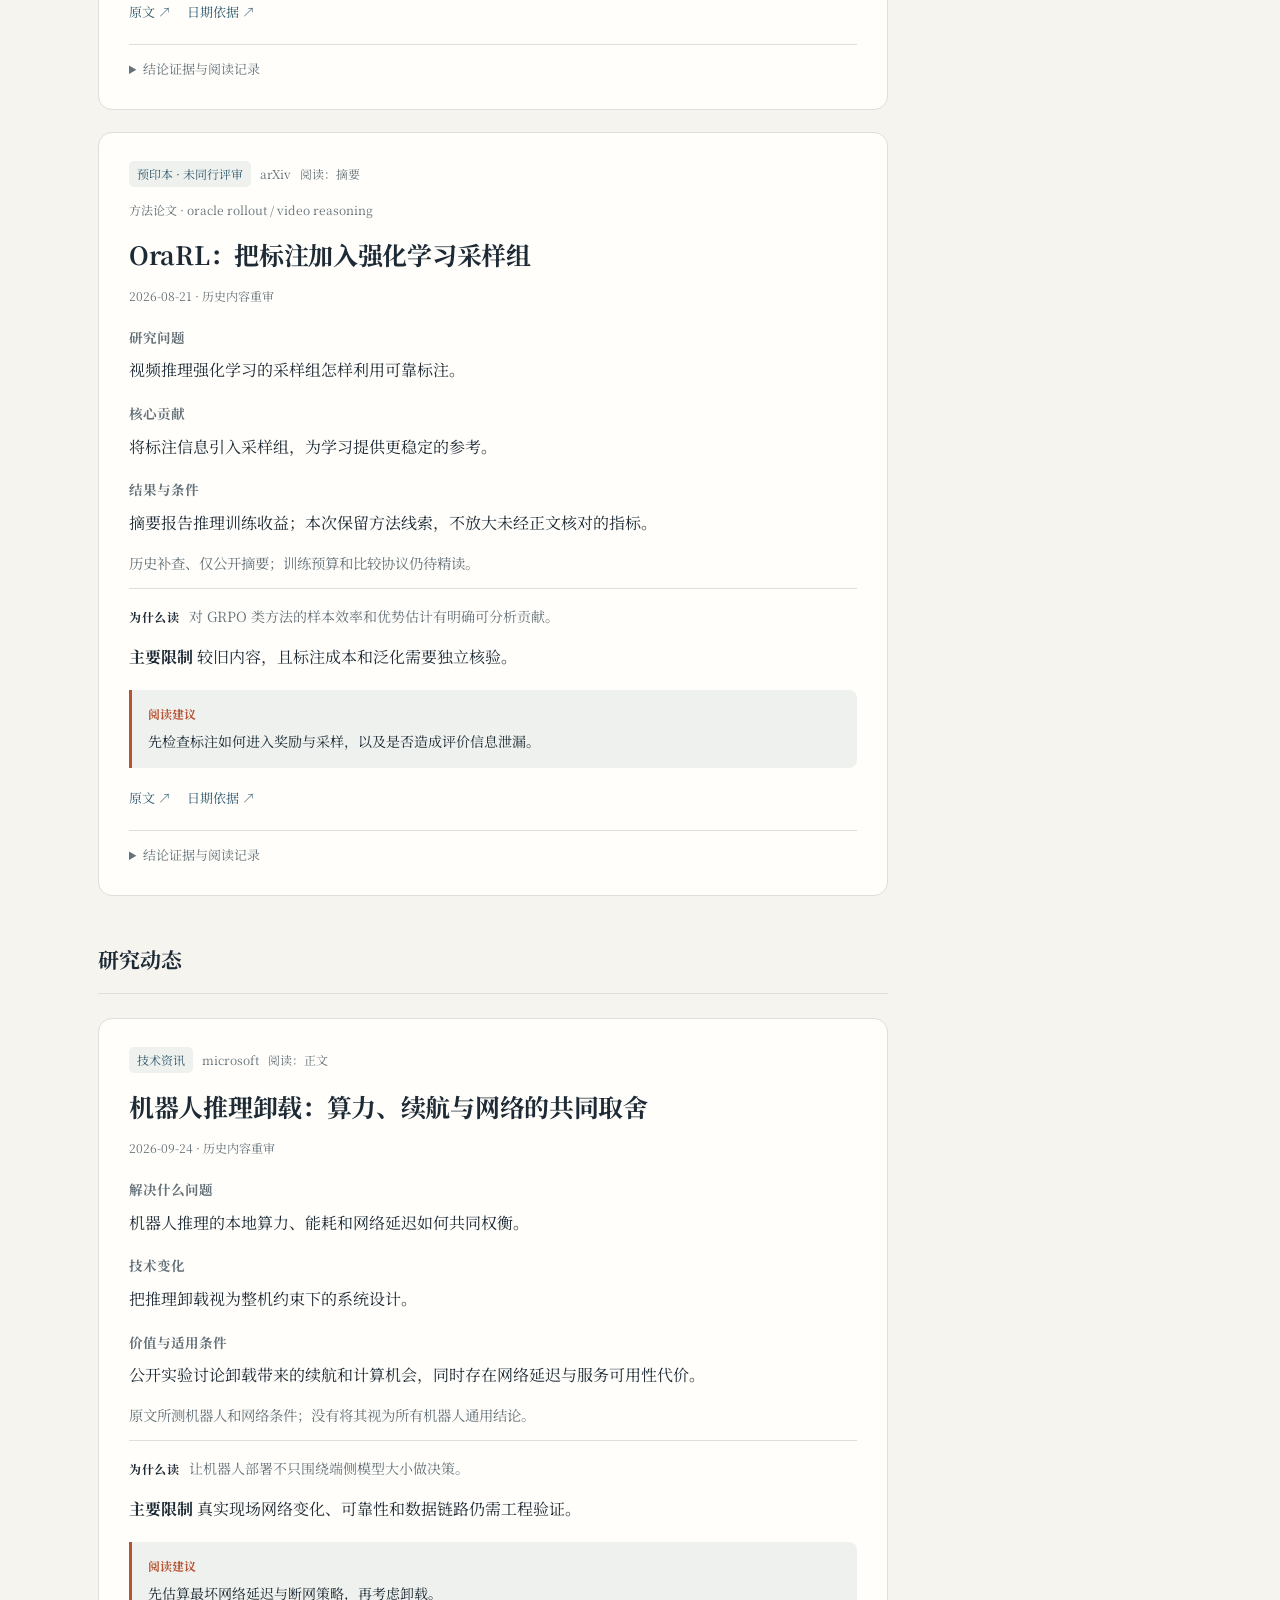
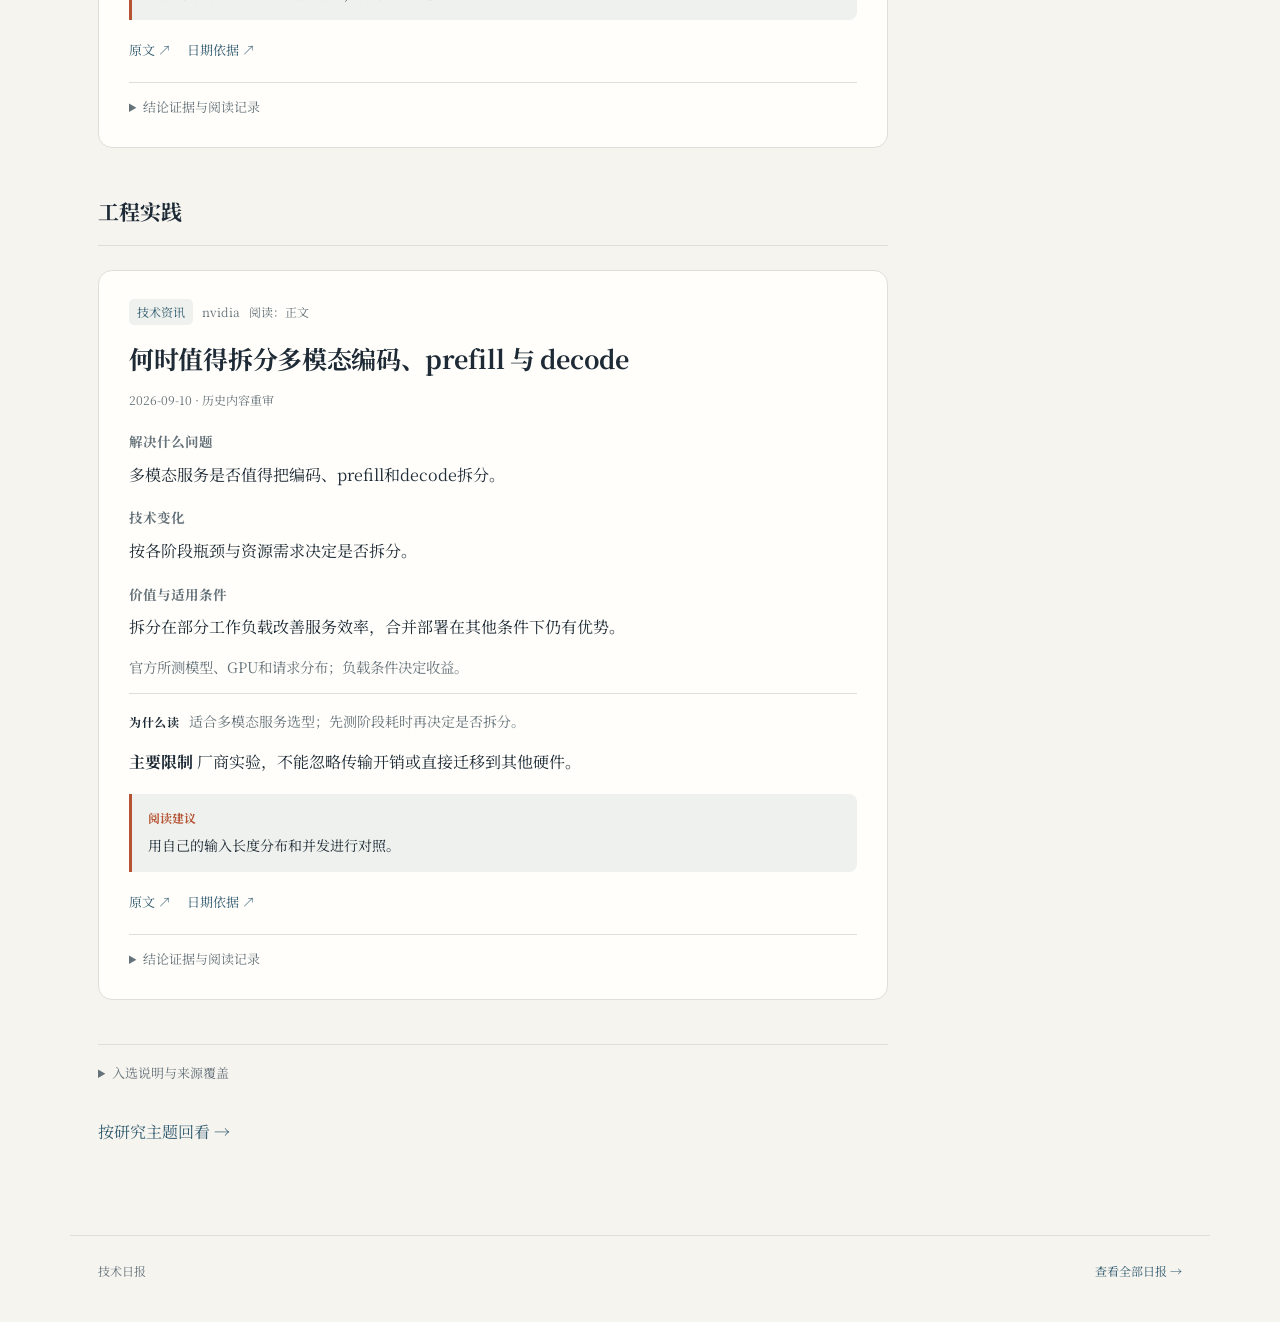
<file: docs/quality-trial-2026-10-05-005618.html>
<!doctype html>
<html lang="zh-CN"><head><meta charset="utf-8"><meta name="viewport" content="width=device-width, initial-scale=1">
<meta name="digest-revision" content="a63158cdb8f4b391be8c49d5f5b272963c8d42c4b2dfaeac0946c16ffb7b137f"><title>技术日报 · 优化试刊 · 2026-10-05</title>
<link rel="stylesheet" href="assets/digest-v3.css?v=84f8b85fc42a"></head><body>
<header><nav><a class="brand" href="index.html">DIGEST<span>技术日报</span></a><a href="index.html">历史归档 ↗</a></nav></header>
<main><div class="masthead"><div class="date">2026.10.05</div><h1>技术日报 · 优化试刊</h1><div class="tabs"><a href="#arxiv">arXiv 前沿 · 4</a><a href="#recommended">Semantic Scholar 推荐 · 2</a><a href="#news-0">研究动态 · 1</a><a href="#news-1">工程实践 · 1</a></div></div><div class="highlights"><strong>本期重点精读</strong><a href="#item-candidate:faea6e5b26be8b3e8421593d">TACO：用列稀疏更新降低全参数微调内存</a><a href="#item-candidate:fe242b9a832227cd43b8cab6">HC-DLM：连续潜变量与离散 token 联动去噪</a><a href="#item-candidate:3506c93da1796f10c8c83b7a">CARM：避免概率比相互抵消的响应掩码</a></div><div class="collection"><strong>阅读导引</strong><ul><li>全参数微调的优化器状态和峰值内存限制可训练模型规模：按列选择稀疏更新方向，并保存低精度稀疏梯度历史。</li><li>连续潜变量的全局规划与精确token约束如何在扩散生成中共同演化：每一步从潜变量读出token，并将token作为下一步去噪的反馈。</li><li>响应级策略比值平均可能因正负变化抵消而隐藏偏离：先取各token对数概率比的绝对值，再聚合过滤响应。</li></ul></div><div class="layout"><div><section class="section" id="arxiv"><div class="section-title"><h2>arXiv 前沿</h2></div><div id="item-candidate:faea6e5b26be8b3e8421593d"><article class="card focus-card"><div class="eyebrow"><span class="badge">预印本 · 未同行评审</span><span>arXiv </span><span>阅读：关键章节</span></div><p class="meta">系统论文 · sparse optimizer / memory efficient fine tuning</p><h3><a href="https://arxiv.org/abs/2610.02199v1" rel="noopener noreferrer">TACO：用列稀疏更新降低全参数微调内存</a></h3><div class="meta">2026-10-02</div><div class="card-fact"><strong>研究问题</strong><p>全参数微调的优化器状态和峰值内存限制可训练模型规模。</p></div><div class="card-fact"><strong>核心贡献</strong><p>按列选择稀疏更新方向，并保存低精度稀疏梯度历史。</p></div><div class="card-fact"><strong>结果与条件</strong><p>固定对照中，TACO 峰值内存为27.54 GB，AdamW8bit为80.60 GB；准确率分别为94.22%和95.25%。</p></div><p class="conditions">OPT-13B、SST-2、H100；采用论文共享配置，不能把状态内存和峰值内存混为一谈。</p><figure class="paper-figure"><a href="assets/figures/d3017f4165717ccafe85daf29473e4379e7bf4e9b529f48b7302338707d1b9a9.webp" target="_blank" rel="noopener"><img src="assets/figures/d3017f4165717ccafe85daf29473e4379e7bf4e9b529f48b7302338707d1b9a9.webp" width="1440" height="684" loading="lazy" decoding="async" alt="TACO与AdamW8bit的峰值训练内存对照"></a><figcaption><strong>据原文数据重绘 · Table 4</strong><p>在同一模型和任务中比较峰值内存。TACO更省内存，但表中精度略低；图只表示内存维度，不能替代精度、吞吐与稳定性对照。</p><p>条件：OPT-13B / SST-2 / H100，论文附录B共享设置。重绘未复现实验。</p><a href="https://arxiv.org/html/2610.02199v1#A2.T4" rel="noopener noreferrer">出处 · 2610.02199v1</a></figcaption></figure><p class="value"><strong>为什么读</strong>对单卡全参数微调的状态瓶颈有明确机制，适合优先检查优化器替换条件。</p><p><strong>主要限制</strong> 内存收益伴随任务精度差异；不同优化器实现与学习率不同，也不能据此断言吞吐全面领先。</p><div class="action"><strong>阅读建议</strong>先读实验配置，再核对其他任务与吞吐，最后评估是否值得替换自己的优化器。</div><div class="links"><a href="https://arxiv.org/abs/2610.02199v1" rel="noopener noreferrer">原文 ↗</a><a href="https://github.com/Jichao2357/TACO_optimizer" rel="noopener noreferrer">代码 ↗</a><a href="https://arxiv.org/abs/2610.02199" rel="noopener noreferrer">日期依据 ↗</a></div><details><summary>结论证据与阅读记录</summary><ul><li>固定对照中，TACO 峰值内存为27.54 GB，AdamW8bit为80.60 GB；准确率分别为94.22%和95.25%。 · <a href="https://arxiv.org/html/2610.02199v1" rel="noopener noreferrer">§6、附录B表1/2/4</a><br><small>TACO 27.54 GB 94.22%; AdamW8bit 80.60 GB 95.25%.</small></li></ul><dl><dt>固定对照中，TACO 峰值内存为27.54 GB，AdamW8bit为80.60 GB；准确率分别为94.22%和95.25%。</dt><dd>指标：峰值训练内存与验证准确率；比较：TACO / AdamW8bit，同模型同任务；条件：OPT-13B、SST-2、H100；采用论文共享配置，不能把状态内存和峰值内存混为一谈。<br>对照 Table 4 的 TACO 与 AdamW8bit 两行，峰值内存和准确率分别取同列；不同实现的吞吐不混作算法收益。</dd></dl><dl><dt>工作负载</dt><dd>OPT-13B 在 SST-2 上全参数微调，按验证集选择检查点。</dd><dt>硬件与配置</dt><dd>同型号 H100；峰值为训练 CUDA allocated memory，单位为十进制 GB。</dd><dt>比较公平性</dt><dd>同模型和任务；各优化器经过学习率搜索，实现与融合内核仍有差异。</dd><dt>成本与代价</dt><dd>需反向传播；峰值内存收益不能替代精度和吞吐比较。</dd></dl><p>§3列稀疏更新与§5动态低精度梯度历史；§6及附录B表1、2、3、4：设置、精度、内存与吞吐；依据表3/4的任务差异及实现条件判断适用边界；论文无单独局限章节</p><p>发现渠道：arXiv</p></details></article></div><div id="item-candidate:fe242b9a832227cd43b8cab6"><article class="card focus-card"><div class="eyebrow"><span class="badge">预印本 · 未同行评审</span><span>arXiv </span><span>阅读：关键章节</span></div><p class="meta">方法论文 · hybrid diffusion / constraint reasoning</p><h3><a href="https://arxiv.org/abs/2610.02193v1" rel="noopener noreferrer">HC-DLM：连续潜变量与离散 token 联动去噪</a></h3><div class="meta">2026-10-02</div><div class="card-fact"><strong>研究问题</strong><p>连续潜变量的全局规划与精确token约束如何在扩散生成中共同演化。</p></div><div class="card-fact"><strong>核心贡献</strong><p>每一步从潜变量读出token，并将token作为下一步去噪的反馈。</p></div><div class="card-fact"><strong>结果与条件</strong><p>相同量级的数独对照中，困难集准确率HC-DLM为72.41%，CCDD为70.73%；简单集并非HC-DLM更优。</p></div><p class="conditions">表1同量级混合扩散对照；数独正确率要求整盘完全匹配，不等同于通用语言模型能力。</p><figure class="paper-figure"><a href="assets/figures/5b2be8dc7ede323505f0ef9d921195a44c9c1de3b5b6248cccf28dae85c0e4fb.webp" target="_blank" rel="noopener"><img src="assets/figures/5b2be8dc7ede323505f0ef9d921195a44c9c1de3b5b6248cccf28dae85c0e4fb.webp" width="1440" height="684" loading="lazy" decoding="async" alt="HC-DLM和CCDD困难数独准确率对照"></a><figcaption><strong>据原文数据重绘 · Table 1</strong><p>仅比较同量级混合扩散模型的困难数独整盘准确率。优势幅度有限，简单集结果方向不同，不将其扩展为通用推理结论。</p><p>条件：论文表1困难数独集、同量级生成参数；未复现实验。</p><a href="https://arxiv.org/html/2610.02193v1#S4.T1" rel="noopener noreferrer">出处 · 2610.02193v1</a></figcaption></figure><p class="value"><strong>为什么读</strong>把并行语言生成的相关性问题落实到统一生成过程。</p><p><strong>主要限制</strong> 附录D明确训练更昂贵；结构化任务和中等规模结果不足以证明大规模预训练收益。</p><div class="action"><strong>阅读建议</strong>先读分层反馈，再看组件消融和附录D；不要只根据困难集提升判断通用性。</div><div class="links"><a href="https://arxiv.org/abs/2610.02193v1" rel="noopener noreferrer">原文 ↗</a><a href="https://arxiv.org/abs/2610.02193" rel="noopener noreferrer">日期依据 ↗</a></div><details><summary>结论证据与阅读记录</summary><ul><li>相同量级的数独对照中，困难集准确率HC-DLM为72.41%，CCDD为70.73%；简单集并非HC-DLM更优。 · <a href="https://arxiv.org/html/2610.02193v1" rel="noopener noreferrer">§3、§4表1与表4、附录D</a><br><small>Hard: HC-DLM 72.41%; CCDD 70.73%.</small></li></ul><dl><dt>相同量级的数独对照中，困难集准确率HC-DLM为72.41%，CCDD为70.73%；简单集并非HC-DLM更优。</dt><dd>指标：整盘数独正确率；比较：HC-DLM / CCDD，同量级参数；条件：表1同量级混合扩散对照；数独正确率要求整盘完全匹配，不等同于通用语言模型能力。<br>对照 Table 1 的 Hard 列且参数规模相同；Easy 列方向不同，因此结论仅限困难数独。</dd></dl><dl><dt>方法机制</dt><dd>连续潜变量每步读出离散 token，离散状态反馈给后续去噪。</dd><dt>比较基线</dt><dd>Table 1 的 CCDD 为同参数量混合扩散对照；困难数独更优，简单集并非更优。</dd><dt>消融与归因</dt><dd>Table 4 分别移除连续潜变量或离散反馈；Appendix D 明确额外训练开销。</dd></dl><p>§3连续潜变量与离散反馈的联合过程；§4表1/2/3及组件消融表4；附录D：训练开销、任务范围与规模限制</p><p>发现渠道：arXiv</p></details></article></div><div id="item-candidate:3506c93da1796f10c8c83b7a"><article class="card focus-card"><div class="eyebrow"><span class="badge">预印本 · 未同行评审</span><span>arXiv </span><span>阅读：关键章节</span></div><p class="meta">方法论文 · rlvr / off policy response masking</p><h3><a href="https://arxiv.org/abs/2610.02039v1" rel="noopener noreferrer">CARM：避免概率比相互抵消的响应掩码</a></h3><div class="meta">2026-10-02</div><div class="card-fact"><strong>研究问题</strong><p>响应级策略比值平均可能因正负变化抵消而隐藏偏离。</p></div><div class="card-fact"><strong>核心贡献</strong><p>先取各token对数概率比的绝对值，再聚合过滤响应。</p></div><div class="card-fact"><strong>结果与条件</strong><p>数学四数据集平均指标，GeoMean为67.29%，CARM为70.42%；这是同模型的聚合结果，不能保证所有单项均提升。</p></div><p class="conditions">Qwen3.5-9B 在 DAPO Math 后训练；AIME 与 BeyondAIME 等权平均 mean@16，Table 1 同模型块；不可与阈值扫描中的三年 AIME 平均混用。</p><figure class="paper-figure"><a href="assets/figures/214ce697e3fe14eb591a37154025d7d071f48e915a8d58abea4ee43aacd75d3a.webp" target="_blank" rel="noopener"><img src="assets/figures/214ce697e3fe14eb591a37154025d7d071f48e915a8d58abea4ee43aacd75d3a.webp" width="840" height="330" loading="lazy" decoding="async" alt="响应偏离得分与共享阈值下的拒绝率诊断"></a><figcaption><strong>原论文关键图 · Figure 3</strong><p>左侧比较每条响应的两种偏离得分，右侧展示相同阈值下的拒绝率。CARM保留无法相互抵消的偏离，因此更严格；这幅诊断图本身不能证明最终任务准确率更高。</p><p>条件：论文未过滤的响应样本；任务表现需结合表1/2及阈值分析判断。</p><a href="https://arxiv.org/html/2610.02039v1#S3.F3" rel="noopener noreferrer">出处 · 2610.02039v1</a> · Yafei Zhang、Songshuo Lu、Sicong Liao、Zhi Chen、Yaohua Tang；格式转换与压缩，图内容未修改；该图沿用CC BY-SA 4.0许可 · <a href="https://creativecommons.org/licenses/by-sa/4.0/" rel="noopener noreferrer">CC-BY-SA</a></figcaption></figure><p class="value"><strong>为什么读</strong>实现改动较集中，适合检查现有 RL 训练中的策略漂移过滤。</p><p><strong>主要限制</strong> 仅证明采样token比值上的控制，不等同于整个词表分布距离；阈值并非越严格越好。</p><div class="action"><strong>阅读建议</strong>先看偏离诊断，再对照阈值扫描，最后检查自己的rollout与训练引擎差异。</div><div class="links"><a href="https://arxiv.org/abs/2610.02039v1" rel="noopener noreferrer">原文 ↗</a><a href="https://arxiv.org/abs/2610.02039" rel="noopener noreferrer">日期依据 ↗</a></div><details><summary>结论证据与阅读记录</summary><ul><li>数学四数据集平均指标，GeoMean为67.29%，CARM为70.42%；这是同模型的聚合结果，不能保证所有单项均提升。 · <a href="https://arxiv.org/html/2610.02039v1#S4.T1" rel="noopener noreferrer">§4.2 Table 1，Qwen3.5-9B四数据集Average</a><br><small>GeoMean 67.29%; CARM 70.42%.</small></li></ul><dl><dt>数学四数据集平均指标，GeoMean为67.29%，CARM为70.42%；这是同模型的聚合结果，不能保证所有单项均提升。</dt><dd>指标：数学数据集平均 mean@16；比较：CARM / GeoMean，Qwen3.5-9B 同模型块；条件：Qwen3.5-9B 在 DAPO Math 后训练；AIME 与 BeyondAIME 等权平均 mean@16，Table 1 同模型块；不可与阈值扫描中的三年 AIME 平均混用。<br>取 Table 1 的 Qwen3.5-9B 模型块 Average 列，四套数学评测等权平均 mean@16；不是附录阈值扫描的三年平均。</dd></dl><dl><dt>方法机制</dt><dd>聚合采样 token 绝对对数概率比，避免正负变化互相抵消。</dd><dt>比较基线</dt><dd>相同模型块下比较 GeoMean 等响应掩码；Table 1 采用数学数据集等权平均。</dd><dt>消融与归因</dt><dd>§5 比较拒绝比例、负优势条件过滤和阈值扫描；更高拒绝率不保证更优。</dd></dl><p>§3.3绝对对数比值与接受集合关系；§4数学和代码对照、§5阈值扫描、附录D设置；§3采样token比值解释和§5阈值/拒绝比例边界；无单独局限章节</p><p>发现渠道：arXiv</p></details></article></div><div id="item-candidate:b68dd910d78a2e6a062e80c5"><article class="card"><div class="eyebrow"><span class="badge">预印本 · 未同行评审</span><span>arXiv </span><span>阅读：摘要</span></div><p class="meta">方法论文 · dense distillation / multimodal retrieval</p><h3><a href="https://arxiv.org/abs/2610.02148v1" rel="noopener noreferrer">Omni-Embed-Mini：冻结文本端的多模态检索</a></h3><div class="meta">2026-10-02</div><div class="card-fact"><strong>研究问题</strong><p>扩展多模态检索时如何保留文本检索能力。</p></div><div class="card-fact"><strong>核心贡献</strong><p>冻结文本端，借助密集蒸馏将其他模态对齐到同一空间。</p></div><div class="card-fact"><strong>结果与条件</strong><p>摘要报告跨模态检索改善并保留文本端；尚未核对完整任务表。</p></div><p class="conditions">目前仅依据公开摘要，实验规模和具体基线需继续阅读正文。</p><p class="value"><strong>为什么读</strong>适合希望保留已有文本检索能力的统一检索系统。</p><p><strong>主要限制</strong> 冻结结构并不保证所有分布下无退化；本次未核对完整消融。</p><div class="action"><strong>阅读建议</strong>优先补读蒸馏目标与文本回归评估。</div><div class="links"><a href="https://arxiv.org/abs/2610.02148v1" rel="noopener noreferrer">原文 ↗</a><a href="https://arxiv.org/abs/2610.02148" rel="noopener noreferrer">日期依据 ↗</a></div><details><summary>结论证据与阅读记录</summary><ul><li>摘要报告跨模态检索改善并保留文本端；尚未核对完整任务表。 · <a href="https://arxiv.org/abs/2610.02148v1" rel="noopener noreferrer">公开摘要</a><br><small>without updating any text-side parameter; each media sample is paired with a dense cascaded caption</small></li></ul><dl><dt>摘要报告跨模态检索改善并保留文本端；尚未核对完整任务表。</dt><dd>指标：方法线索，未审核量化指标；比较：原摘要的方法设定；具体实验对照尚未核验；条件：目前仅依据公开摘要，实验规模和具体基线需继续阅读正文。<br>对照公开摘要，仅支持“摘要报告跨模态检索改善并保留文本端；尚未核对完整任务表。”，未核验的设置按卡片边界保留。</dd></dl><dl><dt>方法机制</dt><dd>冻结文本端，并通过密集描述蒸馏对齐其他模态。</dd><dt>比较基线</dt><dd>仅摘要阅读，完整检索任务和基线未核验。</dd><dt>消融与归因</dt><dd>未核对完整消融；冻结文本参数不等于所有任务无退化。</dd></dl><p>发现渠道：arXiv / HF Daily Papers</p></details></article></div></section><section class="section" id="recommended"><div class="section-title"><h2>Semantic Scholar 推荐</h2></div><div id="item-candidate:8456b46b54d7cad6b933c415"><article class="card"><div class="eyebrow"><span class="badge">预印本 · 未同行评审</span><span>arXiv </span><span>阅读：摘要</span></div><p class="meta">方法论文 · codec native vision encoder / video token compression</p><h3><a href="https://arxiv.org/abs/2609.39924" rel="noopener noreferrer">CoVisco：原生压缩视频视觉编码器</a></h3><div class="meta">2026-09-30</div><div class="card-fact"><strong>研究问题</strong><p>长视频视觉编码如何避免冗余token带来的成本。</p></div><div class="card-fact"><strong>核心贡献</strong><p>将时间压缩纳入视觉编码器设计，而非只在语言模型前剪枝。</p></div><div class="card-fact"><strong>结果与条件</strong><p>摘要声称在压缩条件下保留视频理解能力；具体取舍仍需核验完整实验。</p></div><p class="conditions">仅摘要阅读；压缩策略、输入协议和完整比较条件未审核。</p><p class="value"><strong>为什么读</strong>压缩点前移到视觉编码器，值得与只裁剪 LLM 输入的方案对照。</p><p><strong>主要限制</strong> 摘要结果不足以支持跨视频长度或任务的普遍优势。</p><div class="action"><strong>阅读建议</strong>补读不同时间跨度、压缩比和失败案例。</div><div class="links"><a href="https://arxiv.org/abs/2609.39924" rel="noopener noreferrer">原文 ↗</a><a href="https://arxiv.org/abs/2609.39924" rel="noopener noreferrer">日期依据 ↗</a></div><details><summary>结论证据与阅读记录</summary><ul><li>摘要声称在压缩条件下保留视频理解能力；具体取舍仍需核验完整实验。 · <a href="https://arxiv.org/abs/2609.39924" rel="noopener noreferrer">公开摘要</a><br><small>a codec-native vision encoder with native token compression for unified image-video understanding</small></li></ul><dl><dt>摘要声称在压缩条件下保留视频理解能力；具体取舍仍需核验完整实验。</dt><dd>指标：方法线索，未审核量化指标；比较：原摘要的方法设定；具体实验对照尚未核验；条件：仅摘要阅读；压缩策略、输入协议和完整比较条件未审核。<br>对照公开摘要，仅支持“摘要声称在压缩条件下保留视频理解能力；具体取舍仍需核验完整实验。”，未核验的设置按卡片边界保留。</dd></dl><dl><dt>方法机制</dt><dd>摘要提出面向统一图像与视频理解的原生压缩编码器。</dd><dt>比较基线</dt><dd>仅摘要阅读，尚未核对具体模型和比较协议。</dd><dt>消融与归因</dt><dd>摘要未提供足够消融证据，本次不判断各组件贡献。</dd></dl><p>发现渠道：Semantic Scholar</p></details></article></div><div id="item-candidate:1cec2f5770e552b62b9104ee"><article class="card"><div class="eyebrow"><span class="badge">预印本 · 未同行评审</span><span>arXiv </span><span>阅读：摘要</span></div><p class="meta">方法论文 · oracle rollout / video reasoning</p><h3><a href="https://arxiv.org/abs/2608.20492" rel="noopener noreferrer">OraRL：把标注加入强化学习采样组</a></h3><div class="meta">2026-08-21 · 历史内容重审</div><div class="card-fact"><strong>研究问题</strong><p>视频推理强化学习的采样组怎样利用可靠标注。</p></div><div class="card-fact"><strong>核心贡献</strong><p>将标注信息引入采样组，为学习提供更稳定的参考。</p></div><div class="card-fact"><strong>结果与条件</strong><p>摘要报告推理训练收益；本次保留方法线索，不放大未经正文核对的指标。</p></div><p class="conditions">历史补查、仅公开摘要；训练预算和比较协议仍待精读。</p><p class="value"><strong>为什么读</strong>对 GRPO 类方法的样本效率和优势估计有明确可分析贡献。</p><p><strong>主要限制</strong> 较旧内容，且标注成本和泛化需要独立核验。</p><div class="action"><strong>阅读建议</strong>先检查标注如何进入奖励与采样，以及是否造成评价信息泄漏。</div><div class="links"><a href="https://arxiv.org/abs/2608.20492" rel="noopener noreferrer">原文 ↗</a><a href="https://arxiv.org/abs/2608.20492" rel="noopener noreferrer">日期依据 ↗</a></div><details><summary>结论证据与阅读记录</summary><ul><li>摘要报告推理训练收益；本次保留方法线索，不放大未经正文核对的指标。 · <a href="https://arxiv.org/abs/2608.20492" rel="noopener noreferrer">公开摘要</a><br><small>each can enter its on-policy group as an oracle rollout, a direct positive optimization target</small></li></ul><dl><dt>摘要报告推理训练收益；本次保留方法线索，不放大未经正文核对的指标。</dt><dd>指标：方法线索，未审核量化指标；比较：原摘要的方法设定；具体实验对照尚未核验；条件：历史补查、仅公开摘要；训练预算和比较协议仍待精读。<br>对照公开摘要，仅支持“摘要报告推理训练收益；本次保留方法线索，不放大未经正文核对的指标。”，未核验的设置按卡片边界保留。</dd></dl><dl><dt>方法机制</dt><dd>把标注纳入 on-policy 采样组作为正向优化参考。</dd><dt>比较基线</dt><dd>仅摘要阅读，基线和训练预算尚未核验。</dd><dt>消融与归因</dt><dd>未读正文，标注贡献和资源成本尚待精读。</dd></dl><p>发现渠道：Semantic Scholar</p></details></article></div></section><section class="section" id="news-0"><div class="section-title"><h2>研究动态</h2></div><div id="item-candidate:29d0a862ac56cd62fdae0b67"><article class="card"><div class="eyebrow"><span class="badge">技术资讯</span><span>microsoft </span><span>阅读：正文</span></div><h3><a href="https://www.microsoft.com/en-us/research/blog/offloaded-inference-for-real-world-physical-ai-robotics" rel="noopener noreferrer">机器人推理卸载：算力、续航与网络的共同取舍</a></h3><div class="meta">2026-09-24 · 历史内容重审</div><div class="card-fact"><strong>解决什么问题</strong><p>机器人推理的本地算力、能耗和网络延迟如何共同权衡。</p></div><div class="card-fact"><strong>技术变化</strong><p>把推理卸载视为整机约束下的系统设计。</p></div><div class="card-fact"><strong>价值与适用条件</strong><p>公开实验讨论卸载带来的续航和计算机会，同时存在网络延迟与服务可用性代价。</p></div><p class="conditions">原文所测机器人和网络条件；没有将其视为所有机器人通用结论。</p><p class="value"><strong>为什么读</strong>让机器人部署不只围绕端侧模型大小做决策。</p><p><strong>主要限制</strong> 真实现场网络变化、可靠性和数据链路仍需工程验证。</p><div class="action"><strong>阅读建议</strong>先估算最坏网络延迟与断网策略，再考虑卸载。</div><div class="links"><a href="https://www.microsoft.com/en-us/research/blog/offloaded-inference-for-real-world-physical-ai-robotics" rel="noopener noreferrer">原文 ↗</a><a href="https://www.microsoft.com/en-us/research/feed/" rel="noopener noreferrer">日期依据 ↗</a></div><details><summary>结论证据与阅读记录</summary><ul><li>公开实验讨论卸载带来的续航和计算机会，同时存在网络延迟与服务可用性代价。 · <a href="https://www.microsoft.com/en-us/research/blog/offloaded-inference-for-real-world-physical-ai-robotics" rel="noopener noreferrer">What we found：benefits and offloading tradeoff</a><br><small>offloading inference out of the robot involves a complex tradeoff involving performance, network latency and bandwidth, and available GPU resources.</small></li></ul><dl><dt>公开实验讨论卸载带来的续航和计算机会，同时存在网络延迟与服务可用性代价。</dt><dd>指标：部署效率与系统约束，未新增量化断言；比较：官方部署方案在不同负载和网络条件下的取舍；条件：原文所测机器人和网络条件；没有将其视为所有机器人通用结论。<br>对照What we found：benefits and offloading tradeoff，仅支持“公开实验讨论卸载带来的续航和计算机会，同时存在网络延迟与服务可用性代价。”，未核验的设置按卡片边界保留。</dd></dl><p>发现渠道：Microsoft Research</p></details></article></div></section><section class="section" id="news-1"><div class="section-title"><h2>工程实践</h2></div><div id="item-candidate:91843eea238a063213ac6740"><article class="card"><div class="eyebrow"><span class="badge">技术资讯</span><span>nvidia </span><span>阅读：正文</span></div><h3><a href="https://developer.nvidia.com/blog/when-to-use-encode-prefill-decode-disaggregation-to-accelerate-multimodal-model-serving" rel="noopener noreferrer">何时值得拆分多模态编码、prefill 与 decode</a></h3><div class="meta">2026-09-10 · 历史内容重审</div><div class="card-fact"><strong>解决什么问题</strong><p>多模态服务是否值得把编码、prefill和decode拆分。</p></div><div class="card-fact"><strong>技术变化</strong><p>按各阶段瓶颈与资源需求决定是否拆分。</p></div><div class="card-fact"><strong>价值与适用条件</strong><p>拆分在部分工作负载改善服务效率，合并部署在其他条件下仍有优势。</p></div><p class="conditions">官方所测模型、GPU和请求分布；负载条件决定收益。</p><p class="value"><strong>为什么读</strong>适合多模态服务选型；先测阶段耗时再决定是否拆分。</p><p><strong>主要限制</strong> 厂商实验，不能忽略传输开销或直接迁移到其他硬件。</p><div class="action"><strong>阅读建议</strong>用自己的输入长度分布和并发进行对照。</div><div class="links"><a href="https://developer.nvidia.com/blog/when-to-use-encode-prefill-decode-disaggregation-to-accelerate-multimodal-model-serving" rel="noopener noreferrer">原文 ↗</a><a href="https://developer.nvidia.com/blog/feed/" rel="noopener noreferrer">日期依据 ↗</a></div><details><summary>结论证据与阅读记录</summary><ul><li>拆分在部分工作负载改善服务效率，合并部署在其他条件下仍有优势。 · <a href="https://developer.nvidia.com/blog/when-to-use-encode-prefill-decode-disaggregation-to-accelerate-multimodal-model-serving" rel="noopener noreferrer">部署建议与Figure 6工作负载比较</a><br><small>Output length, model size and precision, and traffic mix also change this balance.</small></li></ul><dl><dt>拆分在部分工作负载改善服务效率，合并部署在其他条件下仍有优势。</dt><dd>指标：部署效率与系统约束，未新增量化断言；比较：官方部署方案在不同负载和网络条件下的取舍；条件：官方所测模型、GPU和请求分布；负载条件决定收益。<br>对照部署建议与Figure 6工作负载比较，仅支持“拆分在部分工作负载改善服务效率，合并部署在其他条件下仍有优势。”，未核验的设置按卡片边界保留。</dd></dl><p>发现渠道：NVIDIA</p></details></article></div></section><details class="collection"><summary>入选说明与来源覆盖</summary><p>独立功能演练：重审既有内容；会刊最终决定接口本次受阻，不代表正式发表来源已补齐。</p><p>本期论文 6/10、资讯 2/10；按实际核验质量选取。</p><p>本期为独立图文试刊，重新核验既有内容，不代表新增采集或改变历史推荐记录。</p></details><p><a href="themes.html">按研究主题回看 →</a></p></div><aside class="side"><div class="side-inner"><p>本期目录</p><a href="#arxiv">arXiv 前沿</a><a href="#recommended">Semantic Scholar 推荐</a><a href="#news-0">研究动态</a><a href="#news-1">工程实践</a></div></aside></div></main><footer><span>技术日报</span><a href="index.html">查看全部日报 →</a></footer></body></html>
</file>
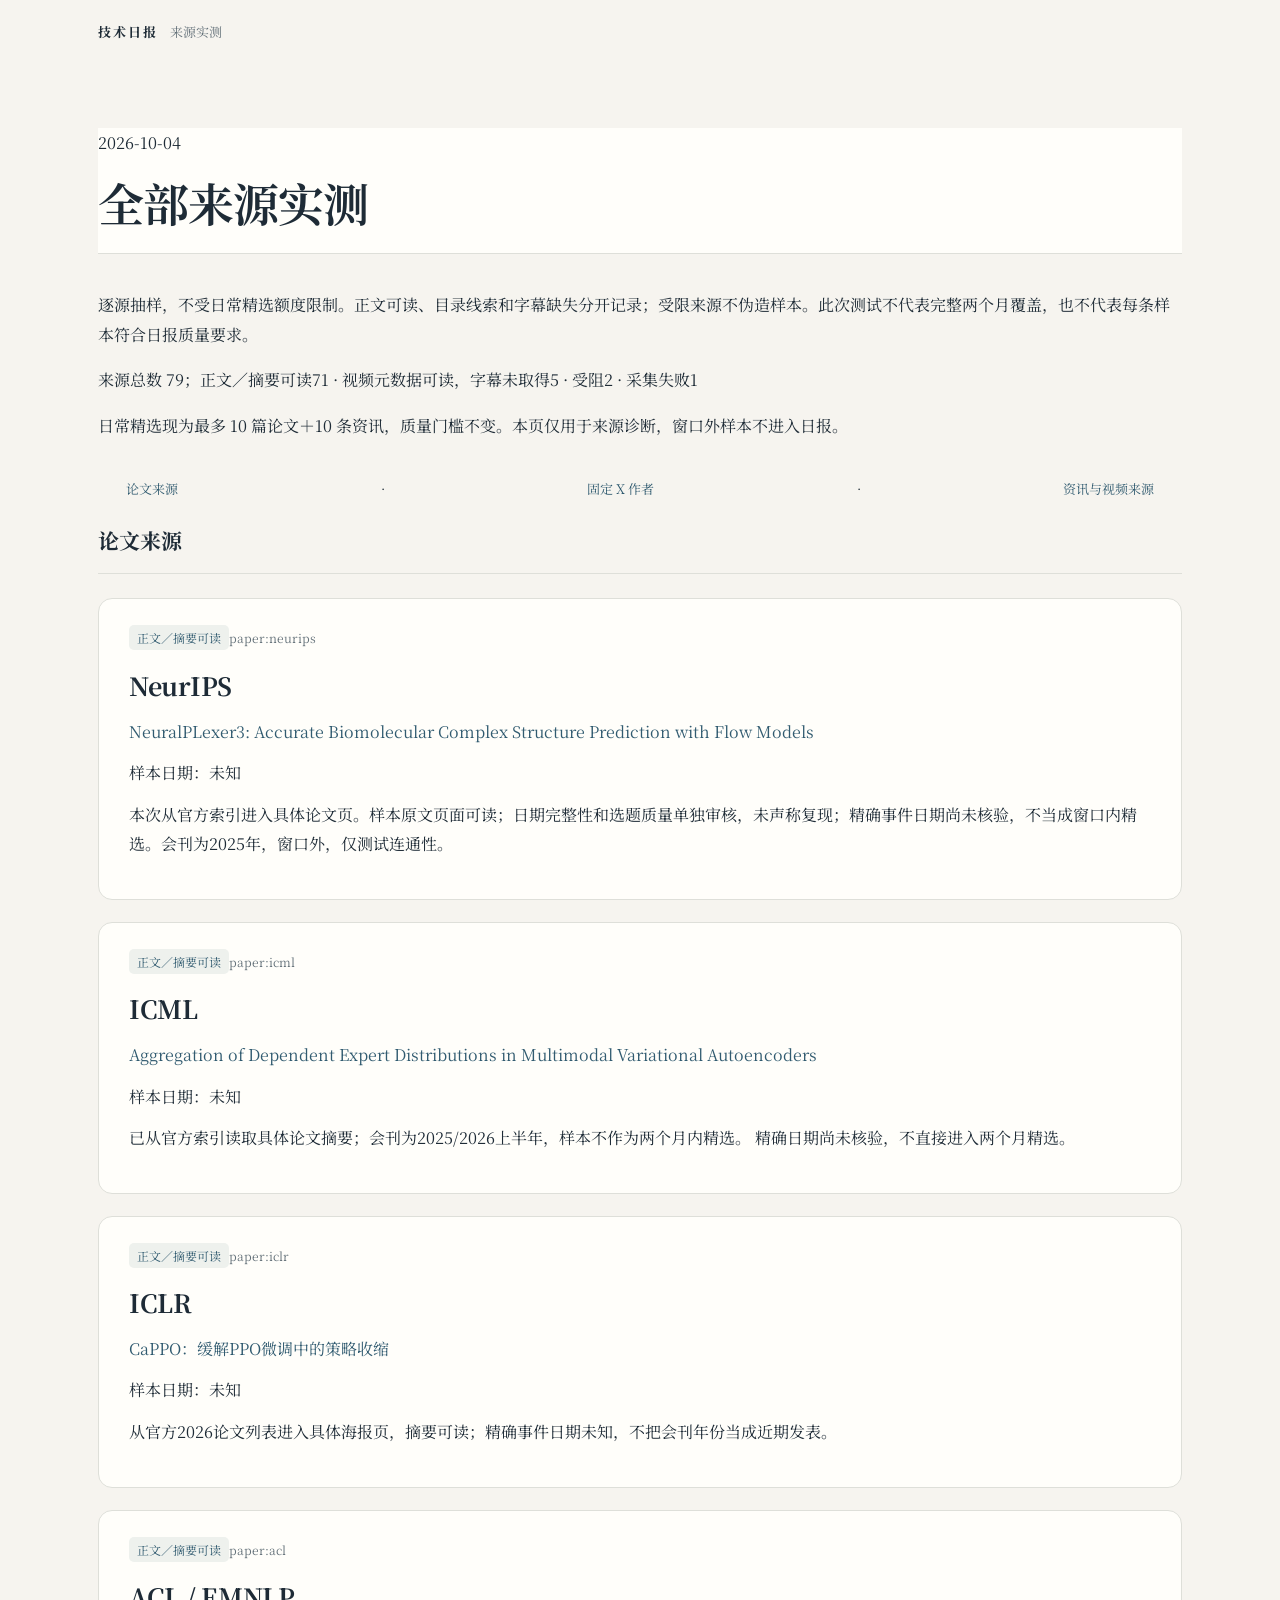
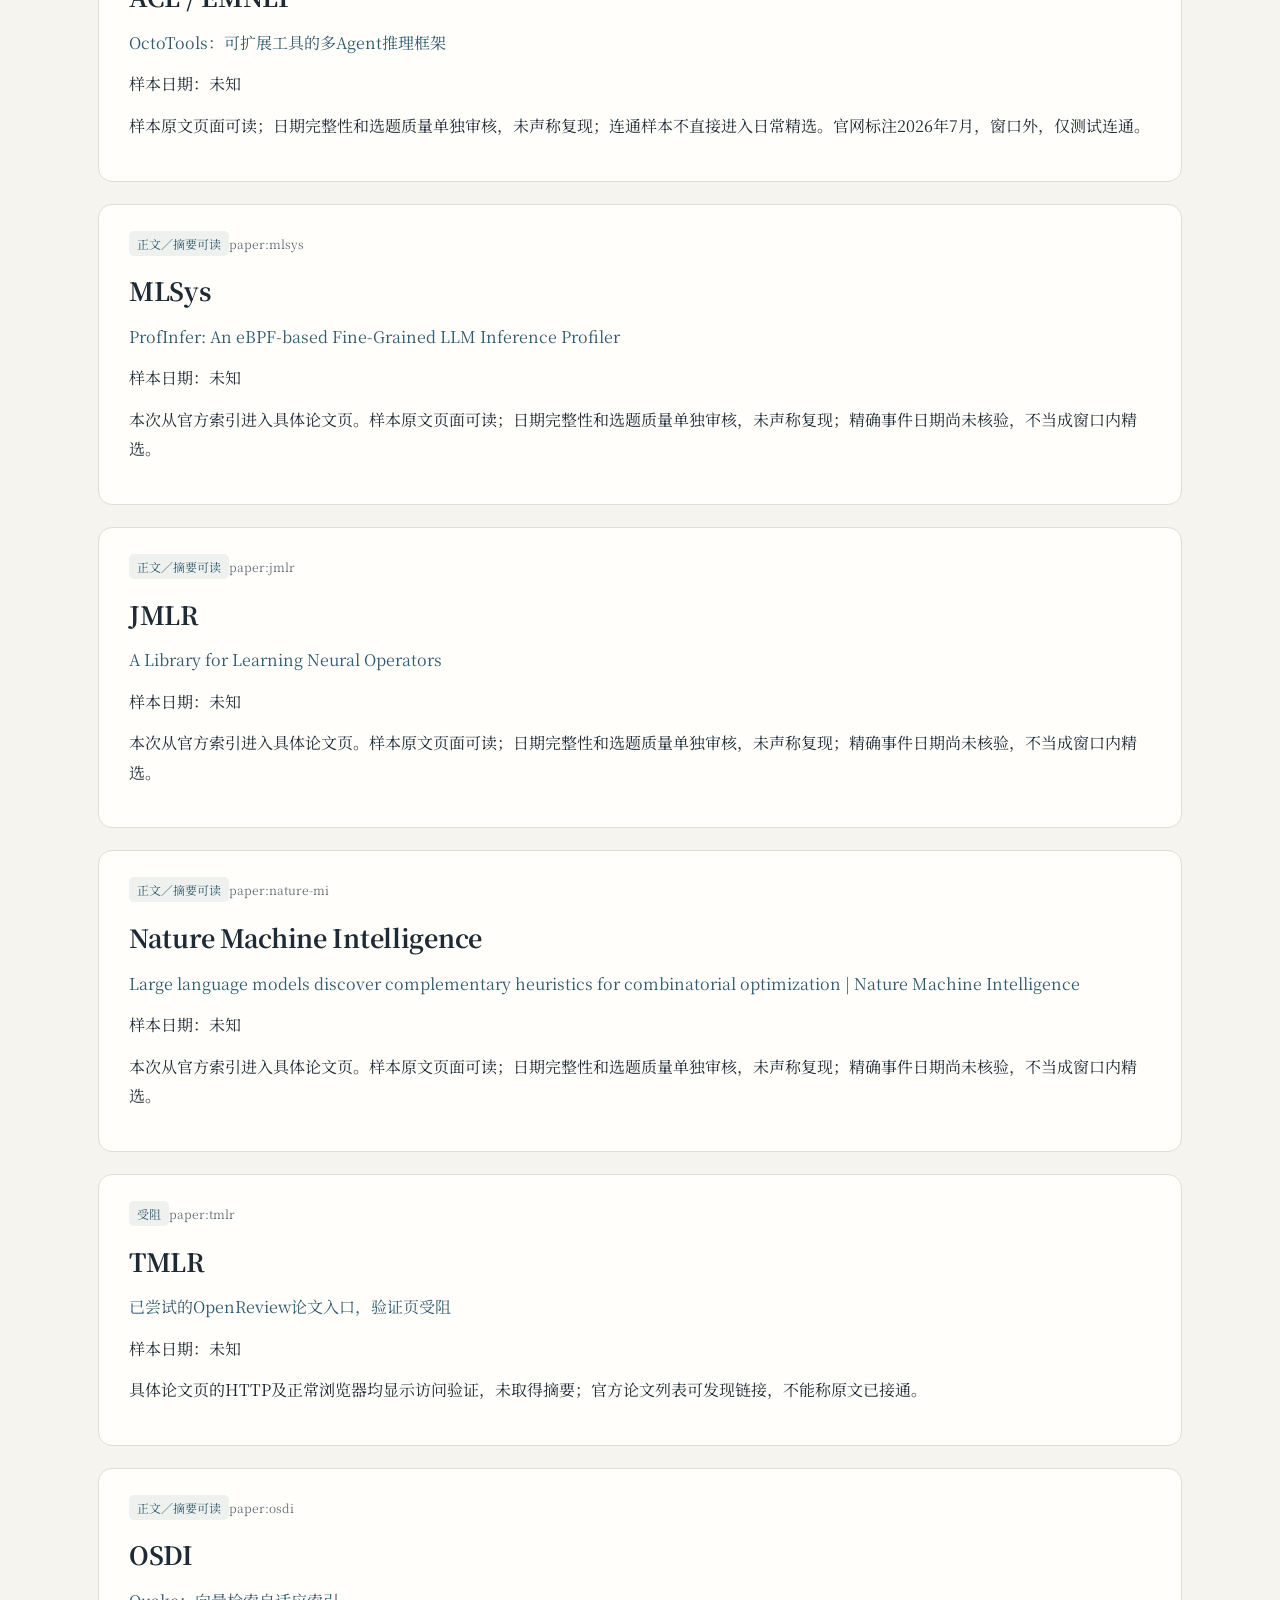
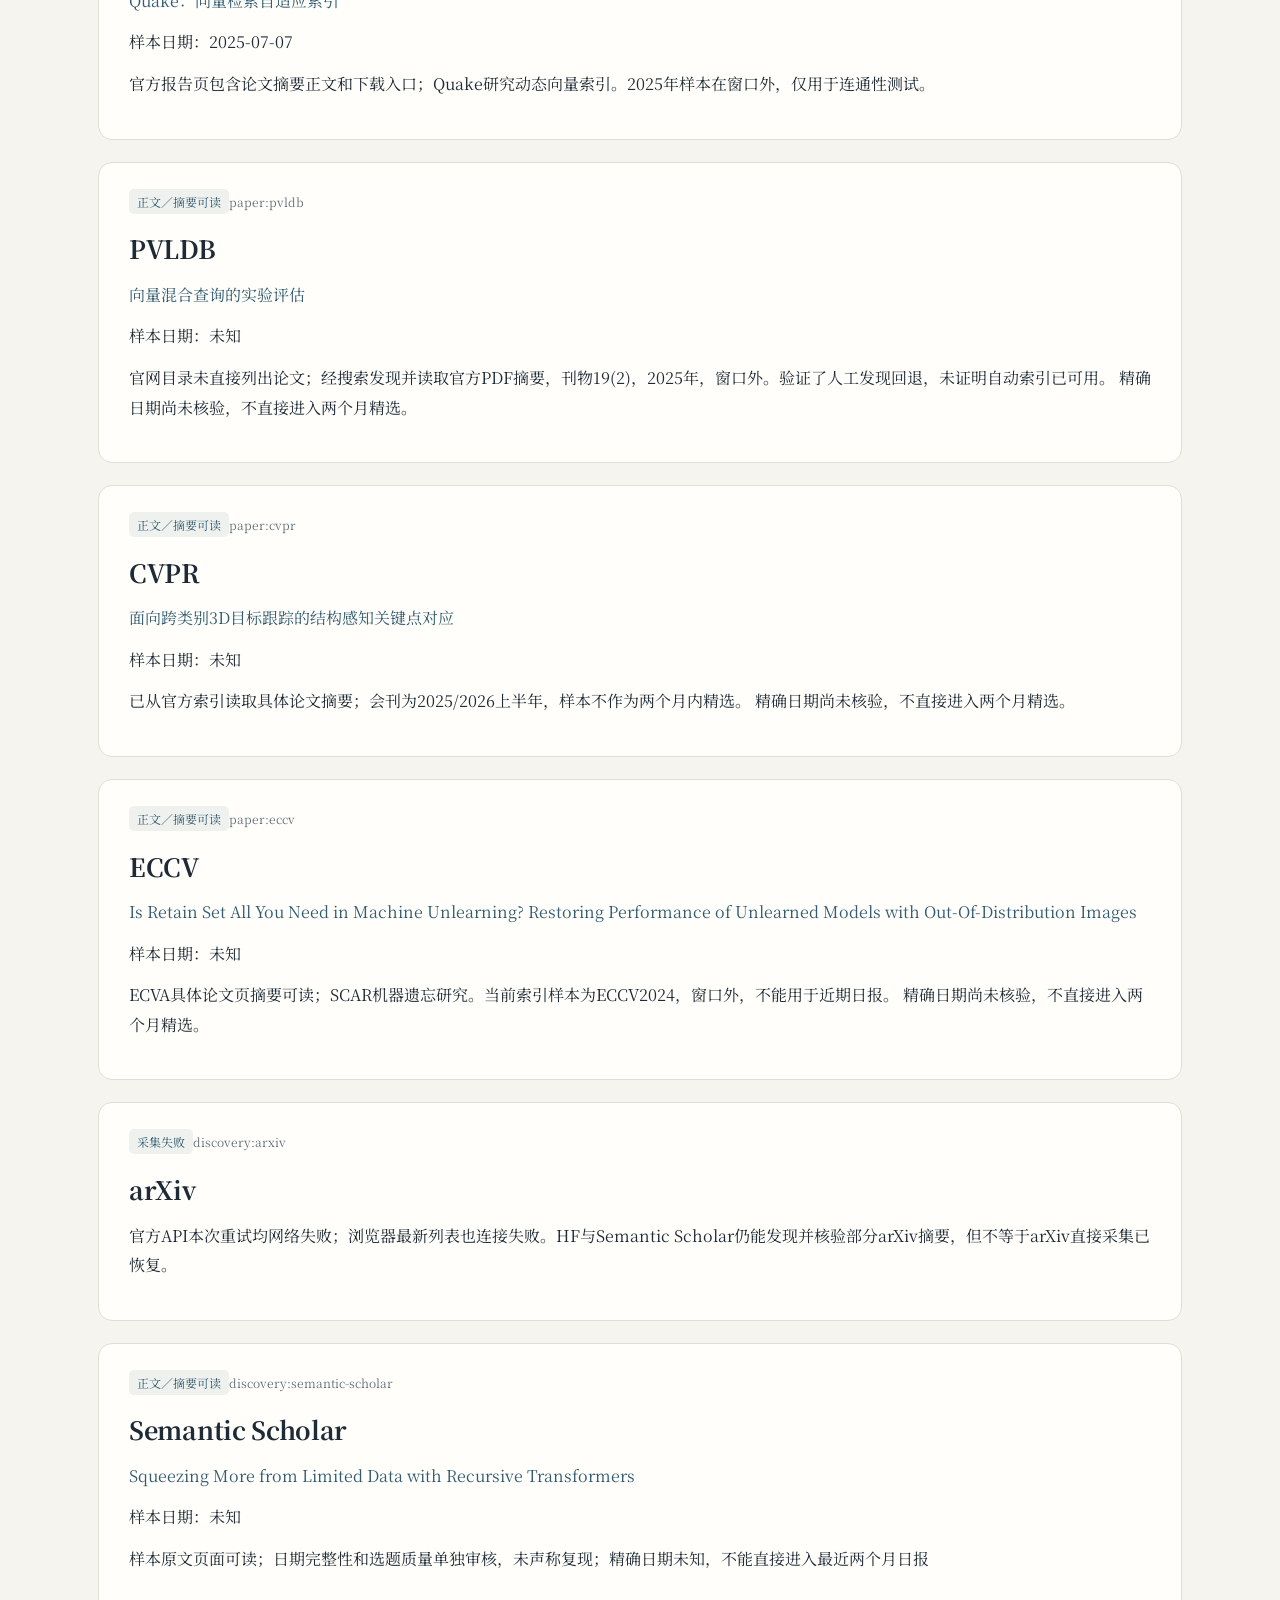
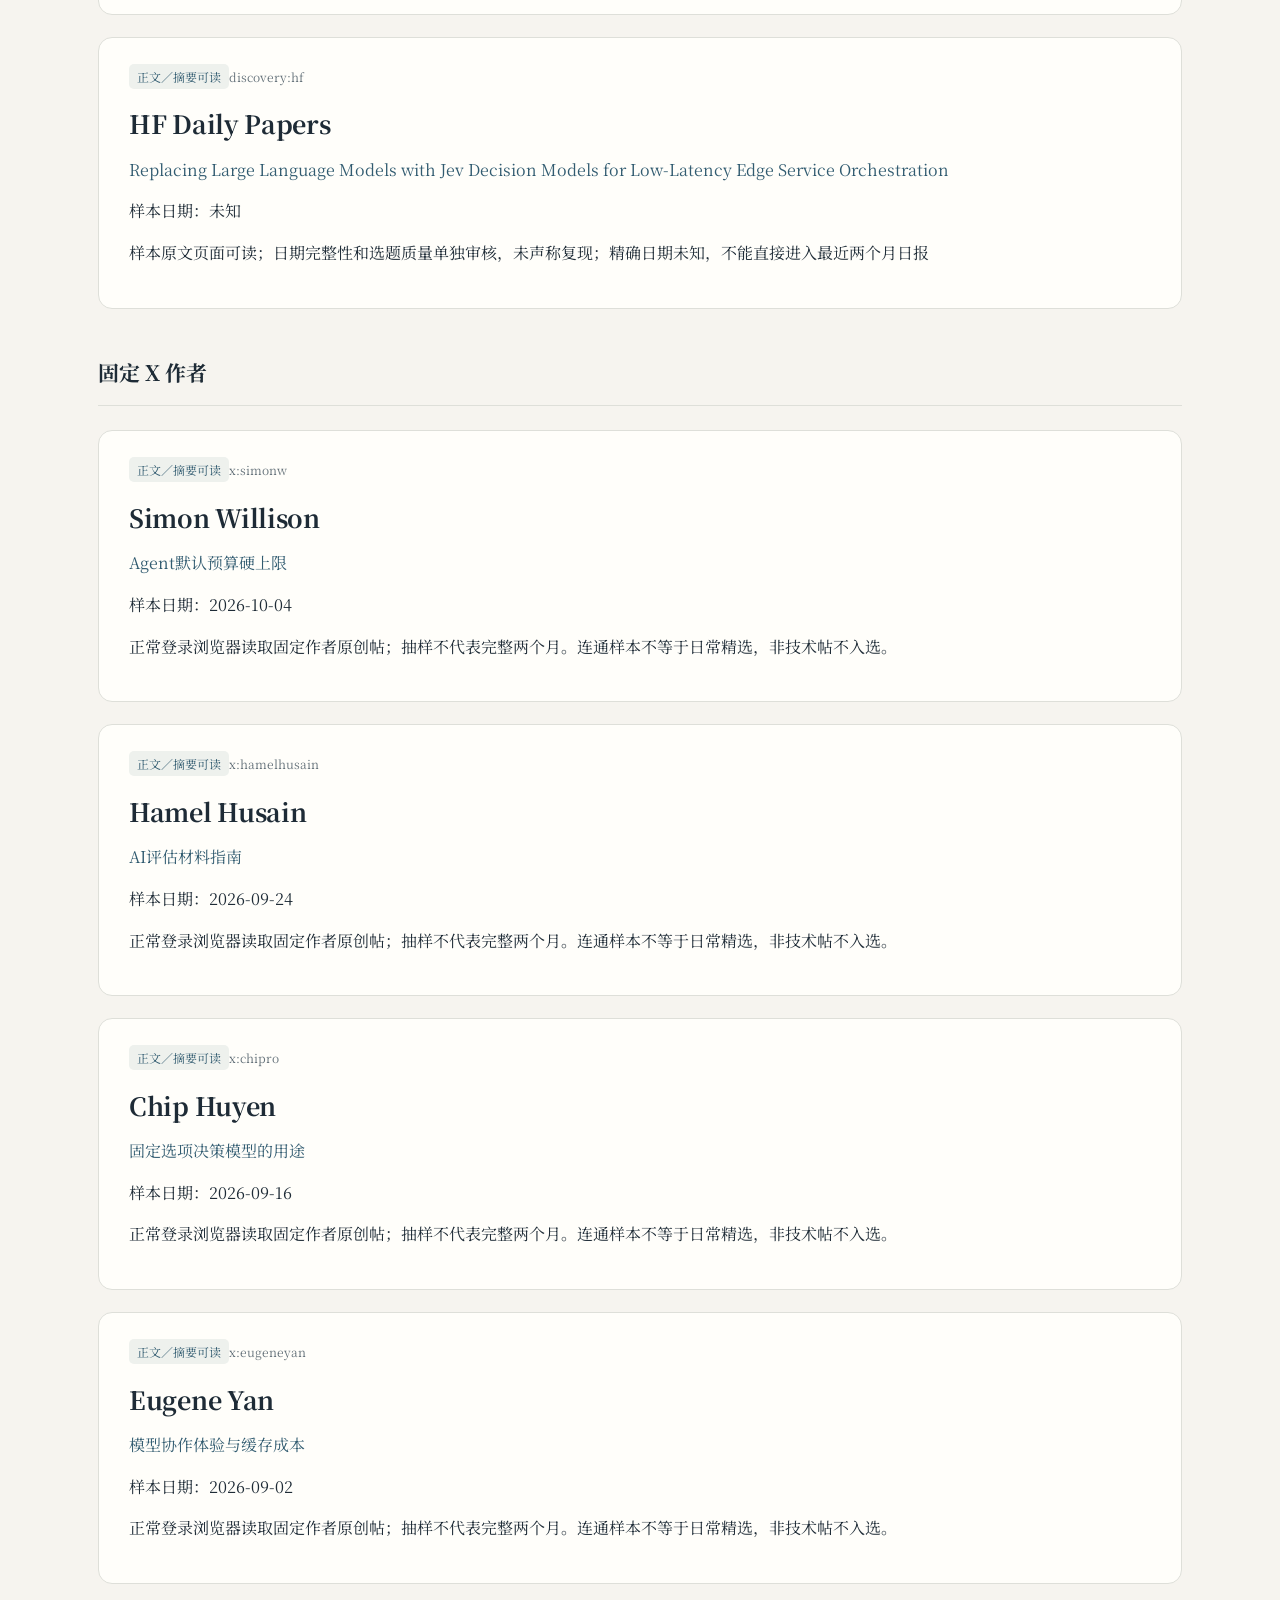
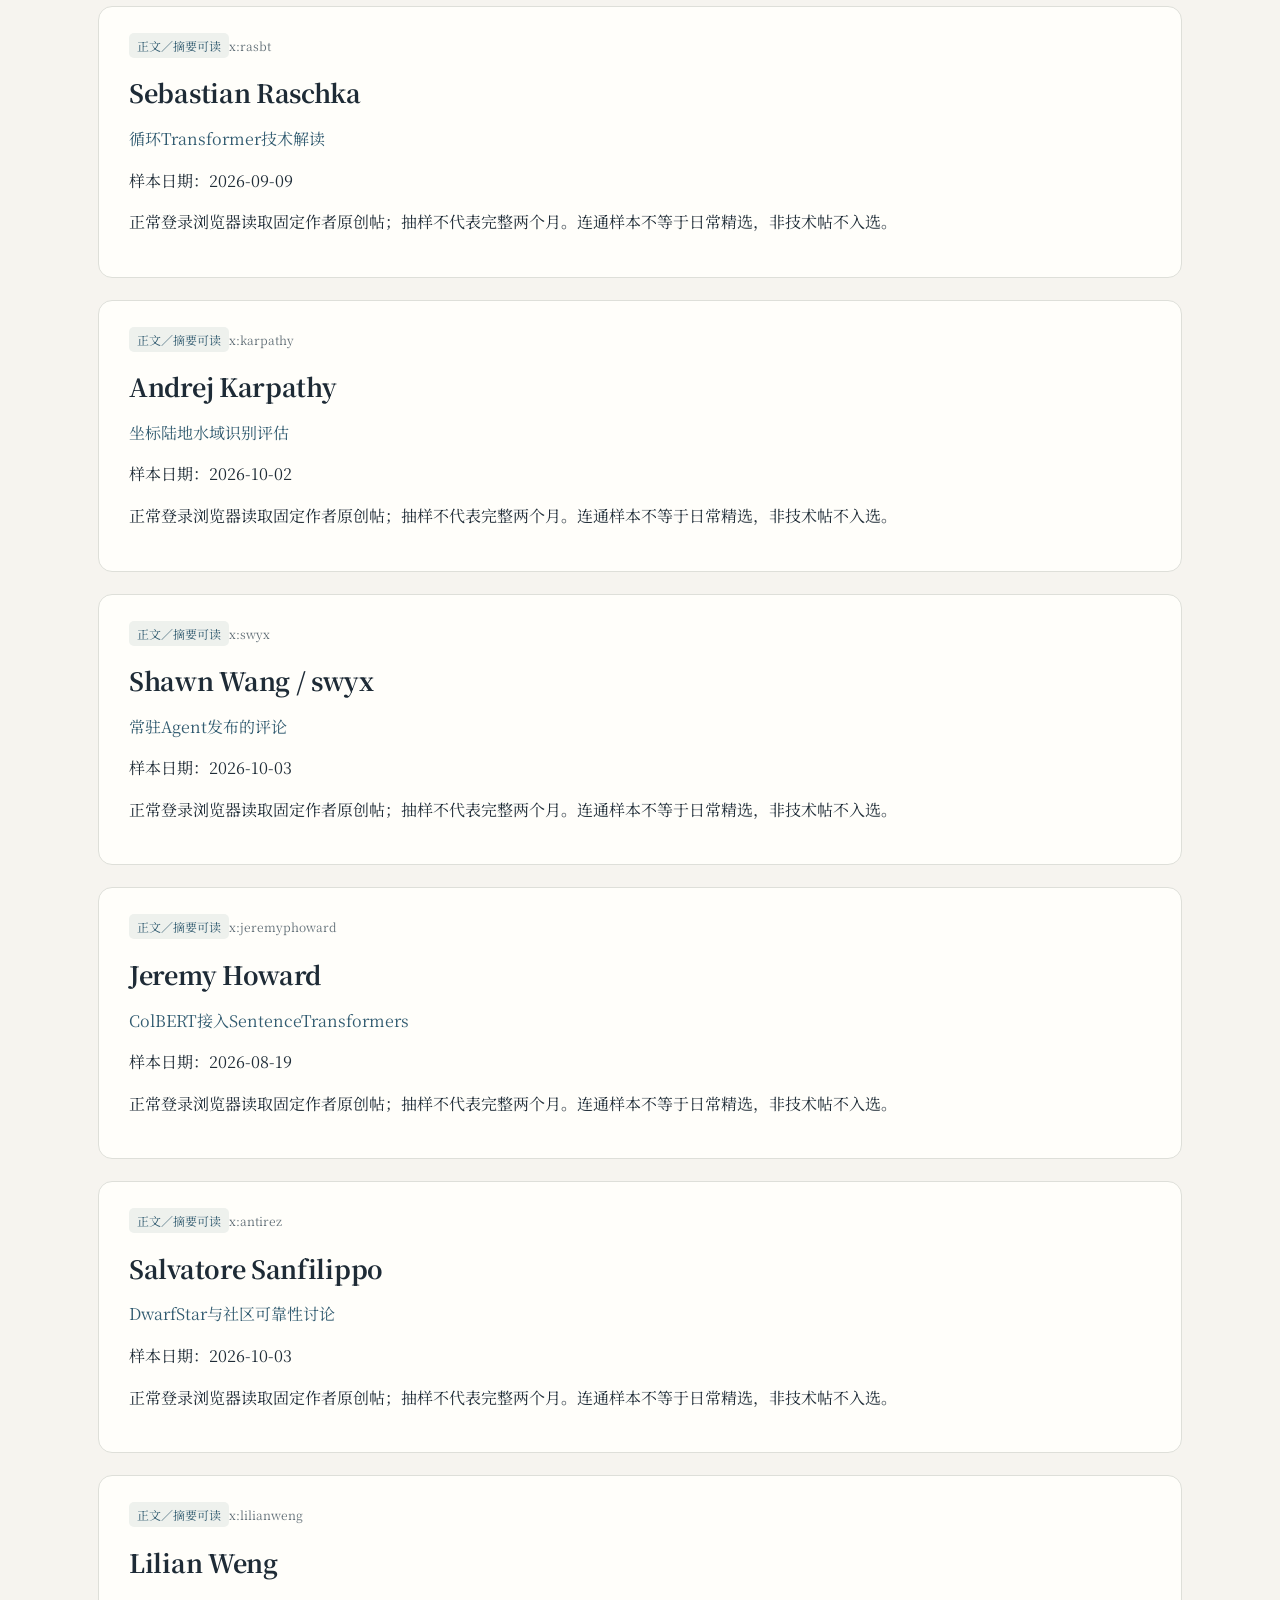
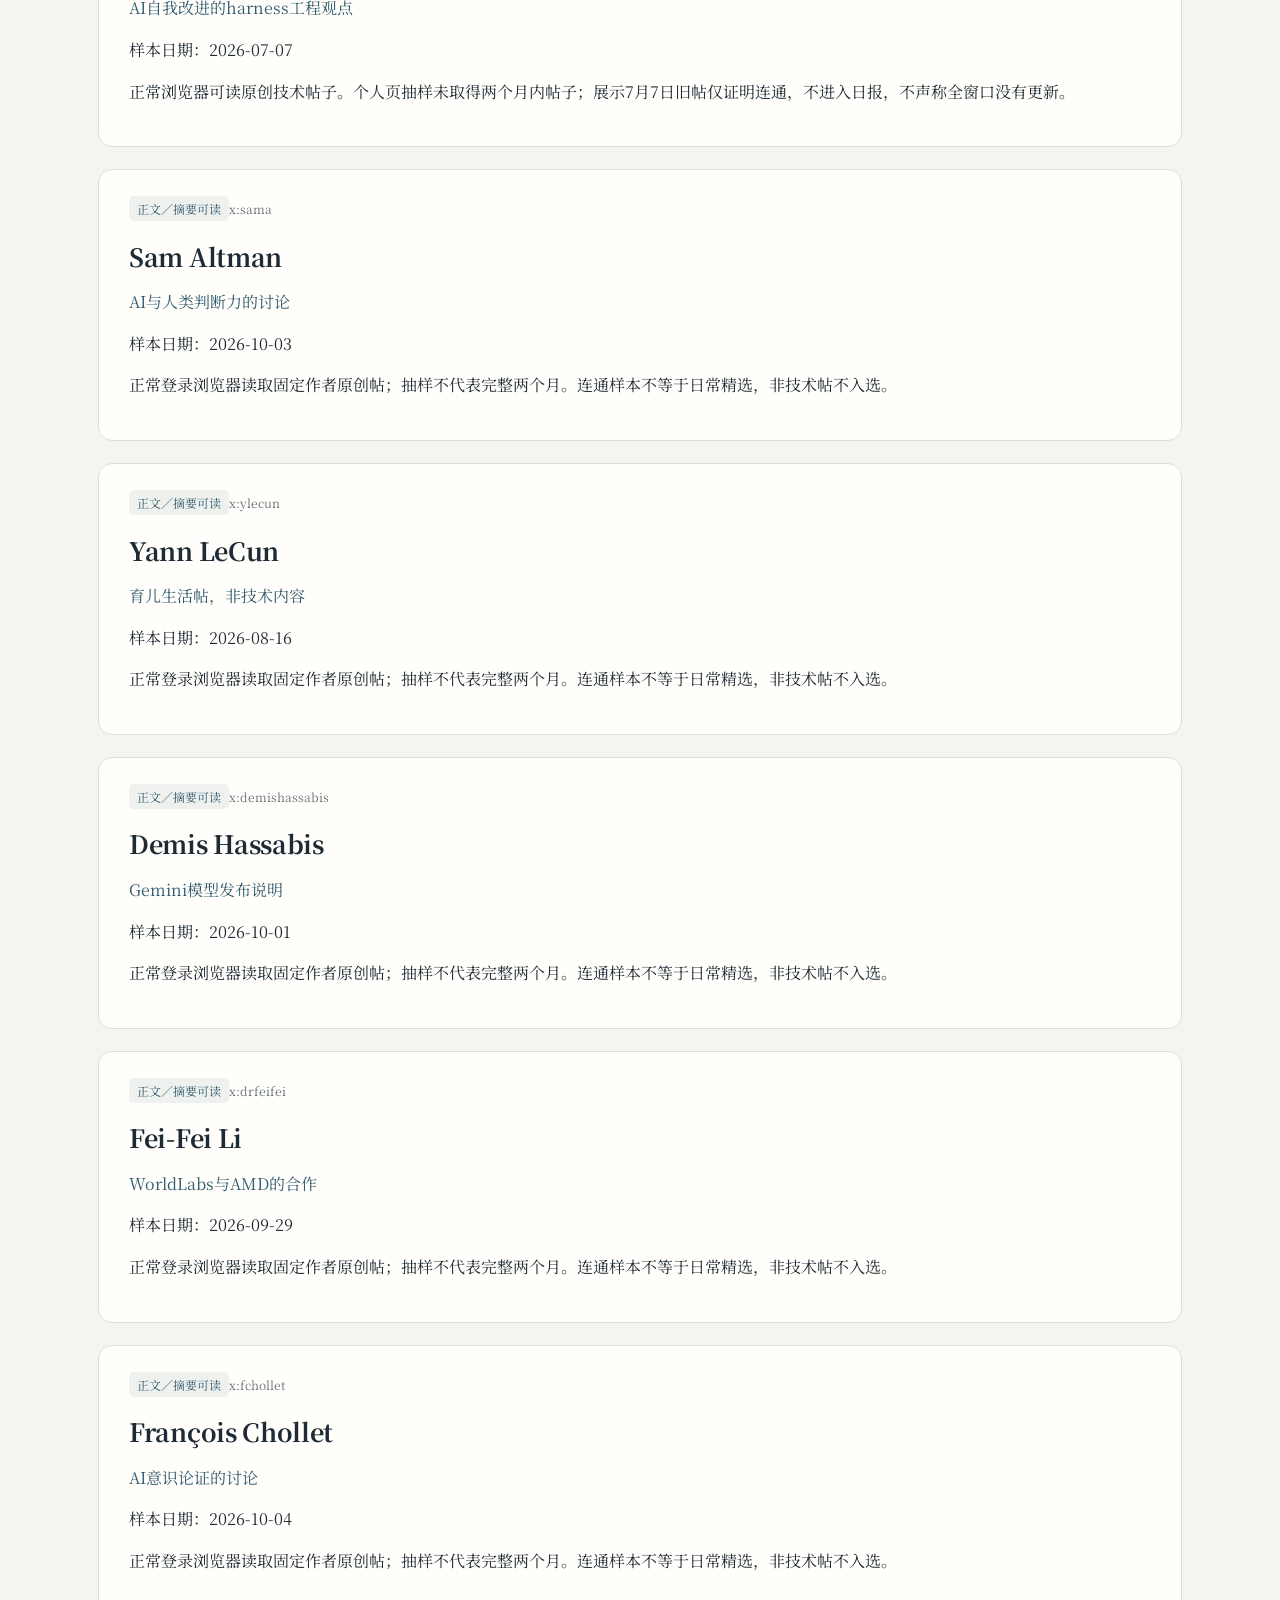
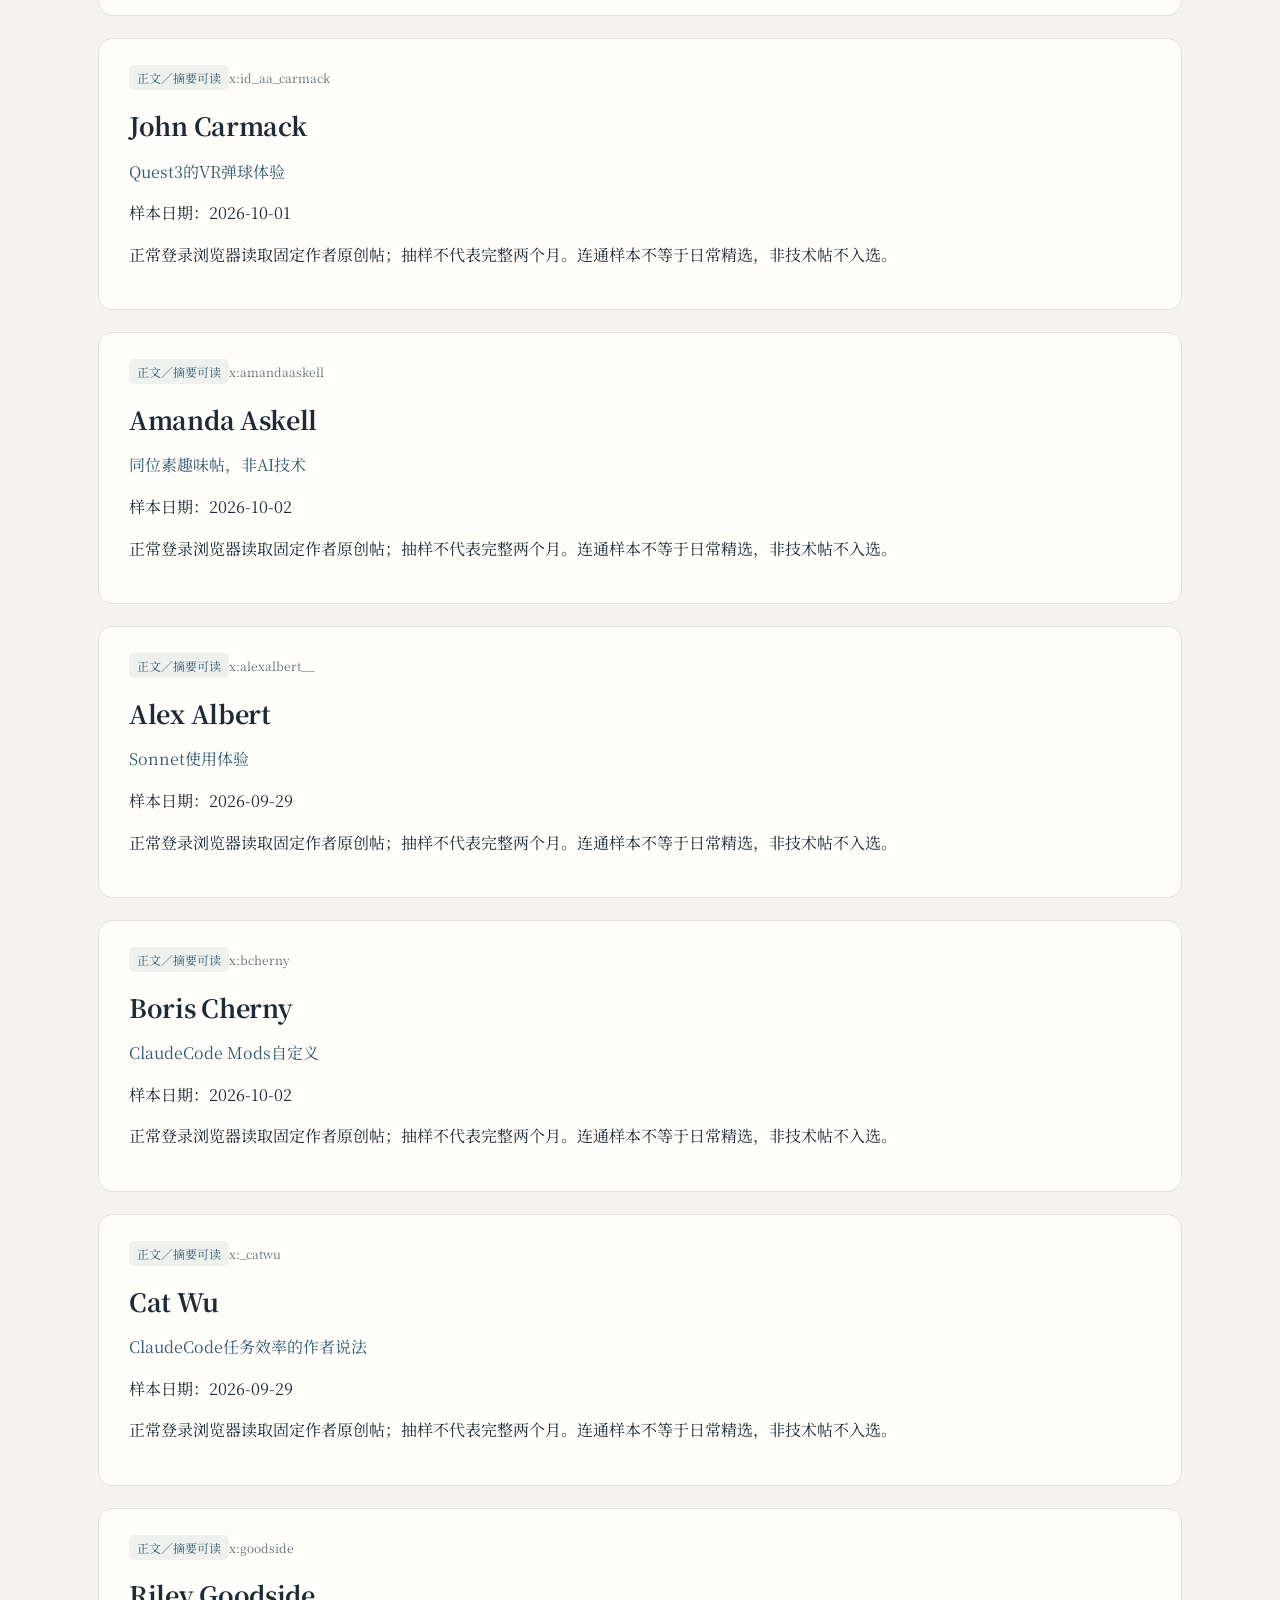
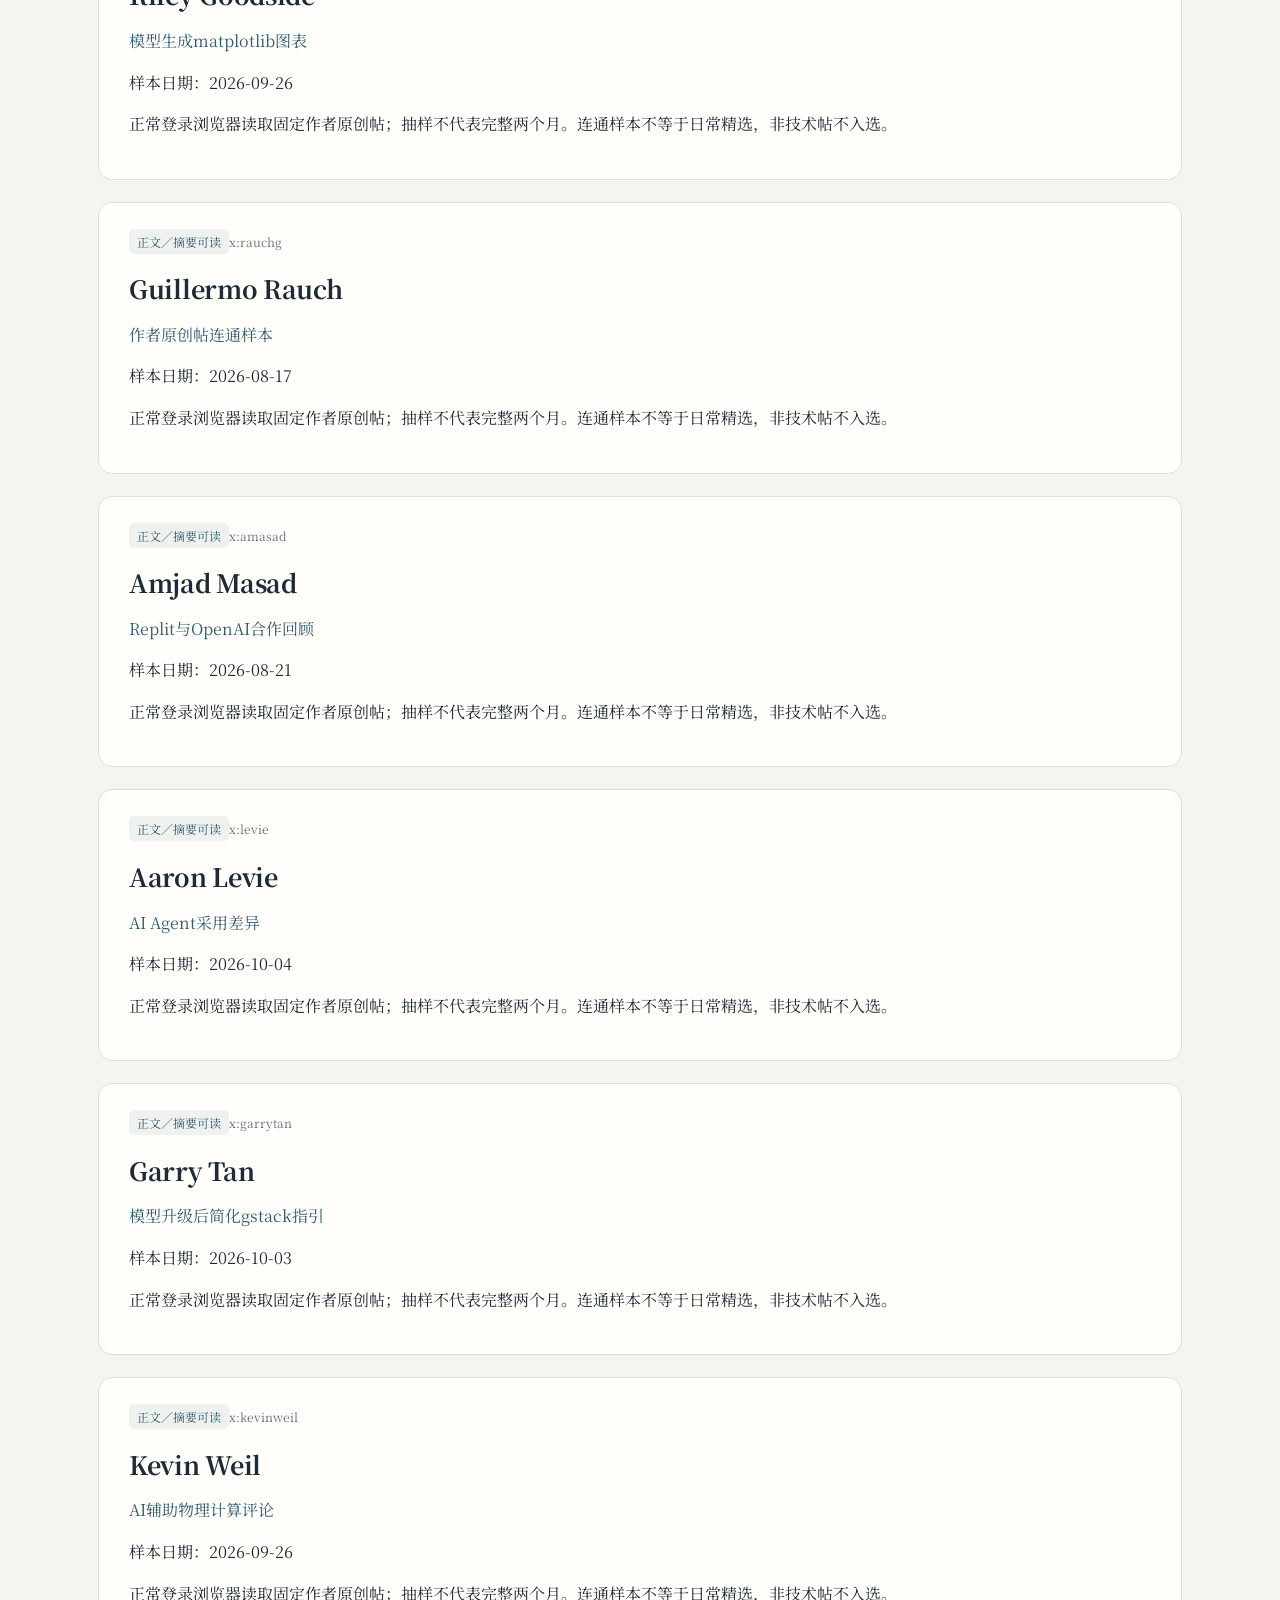
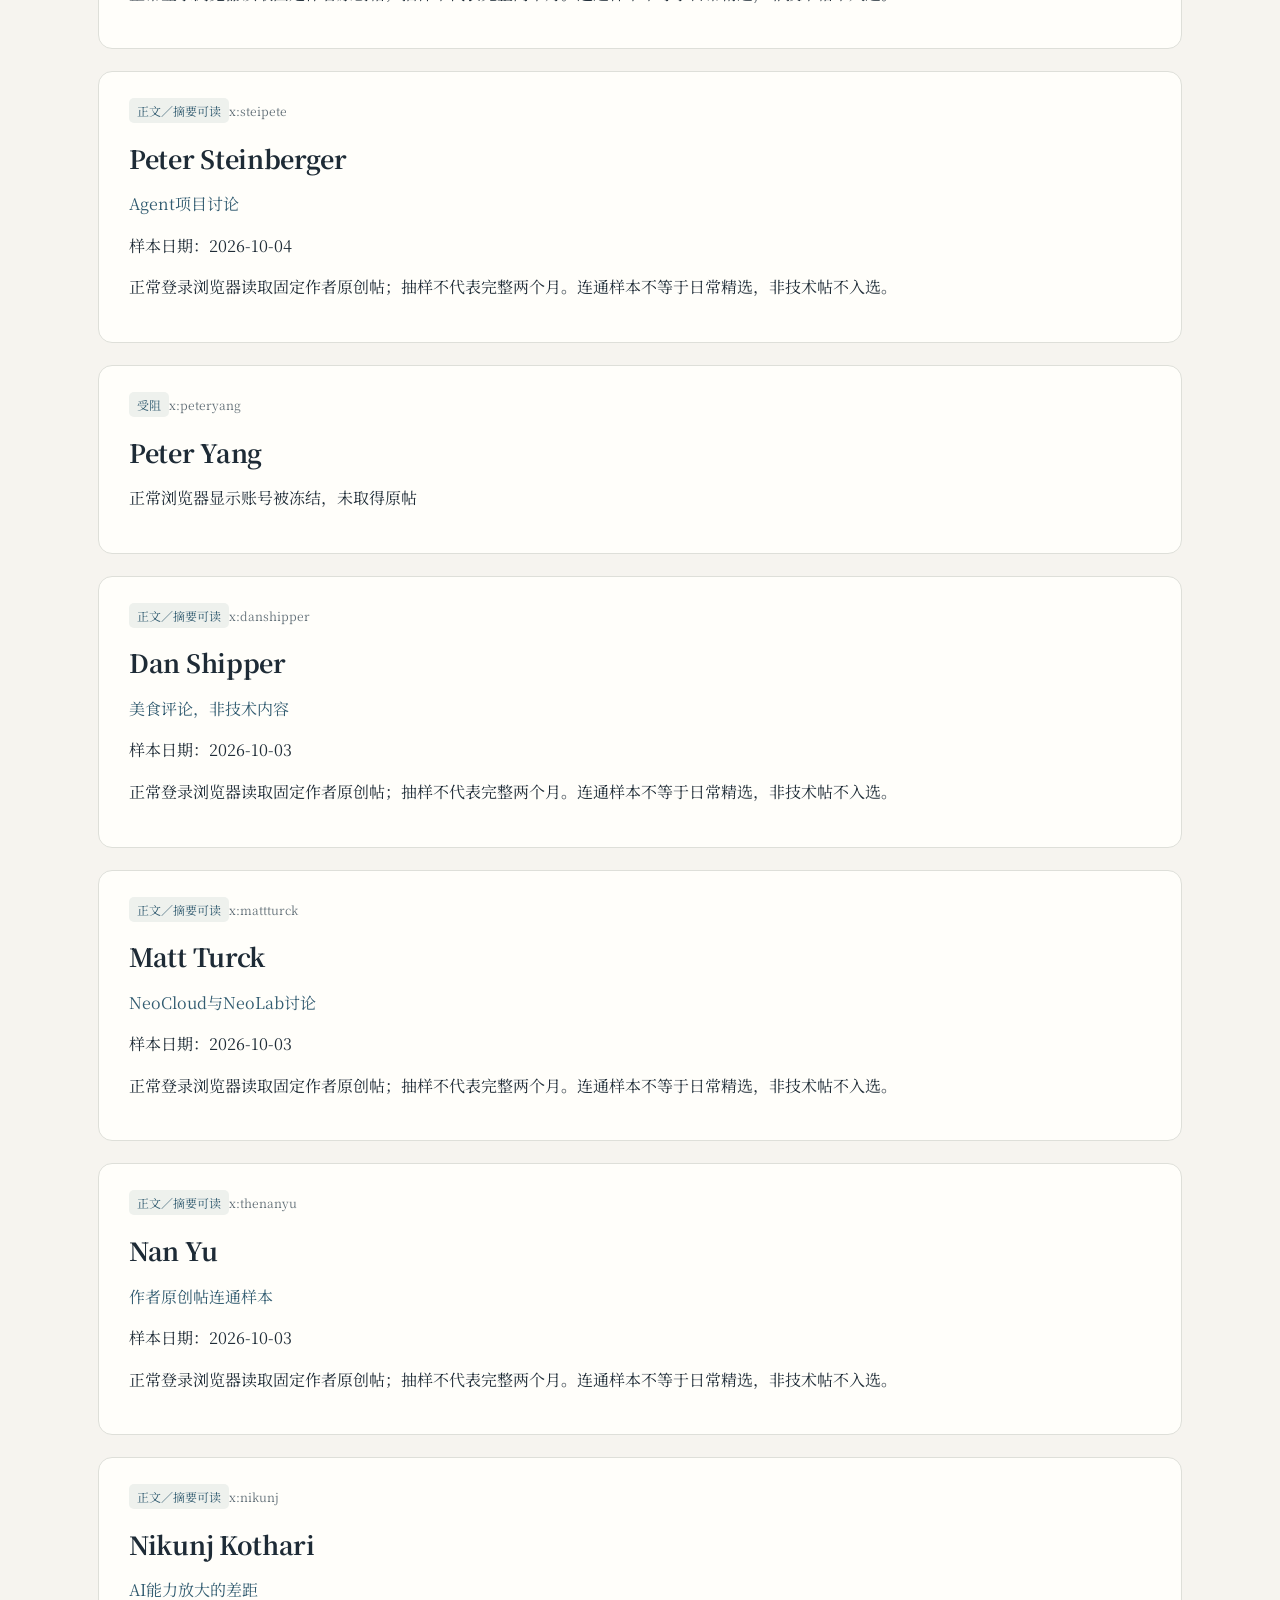
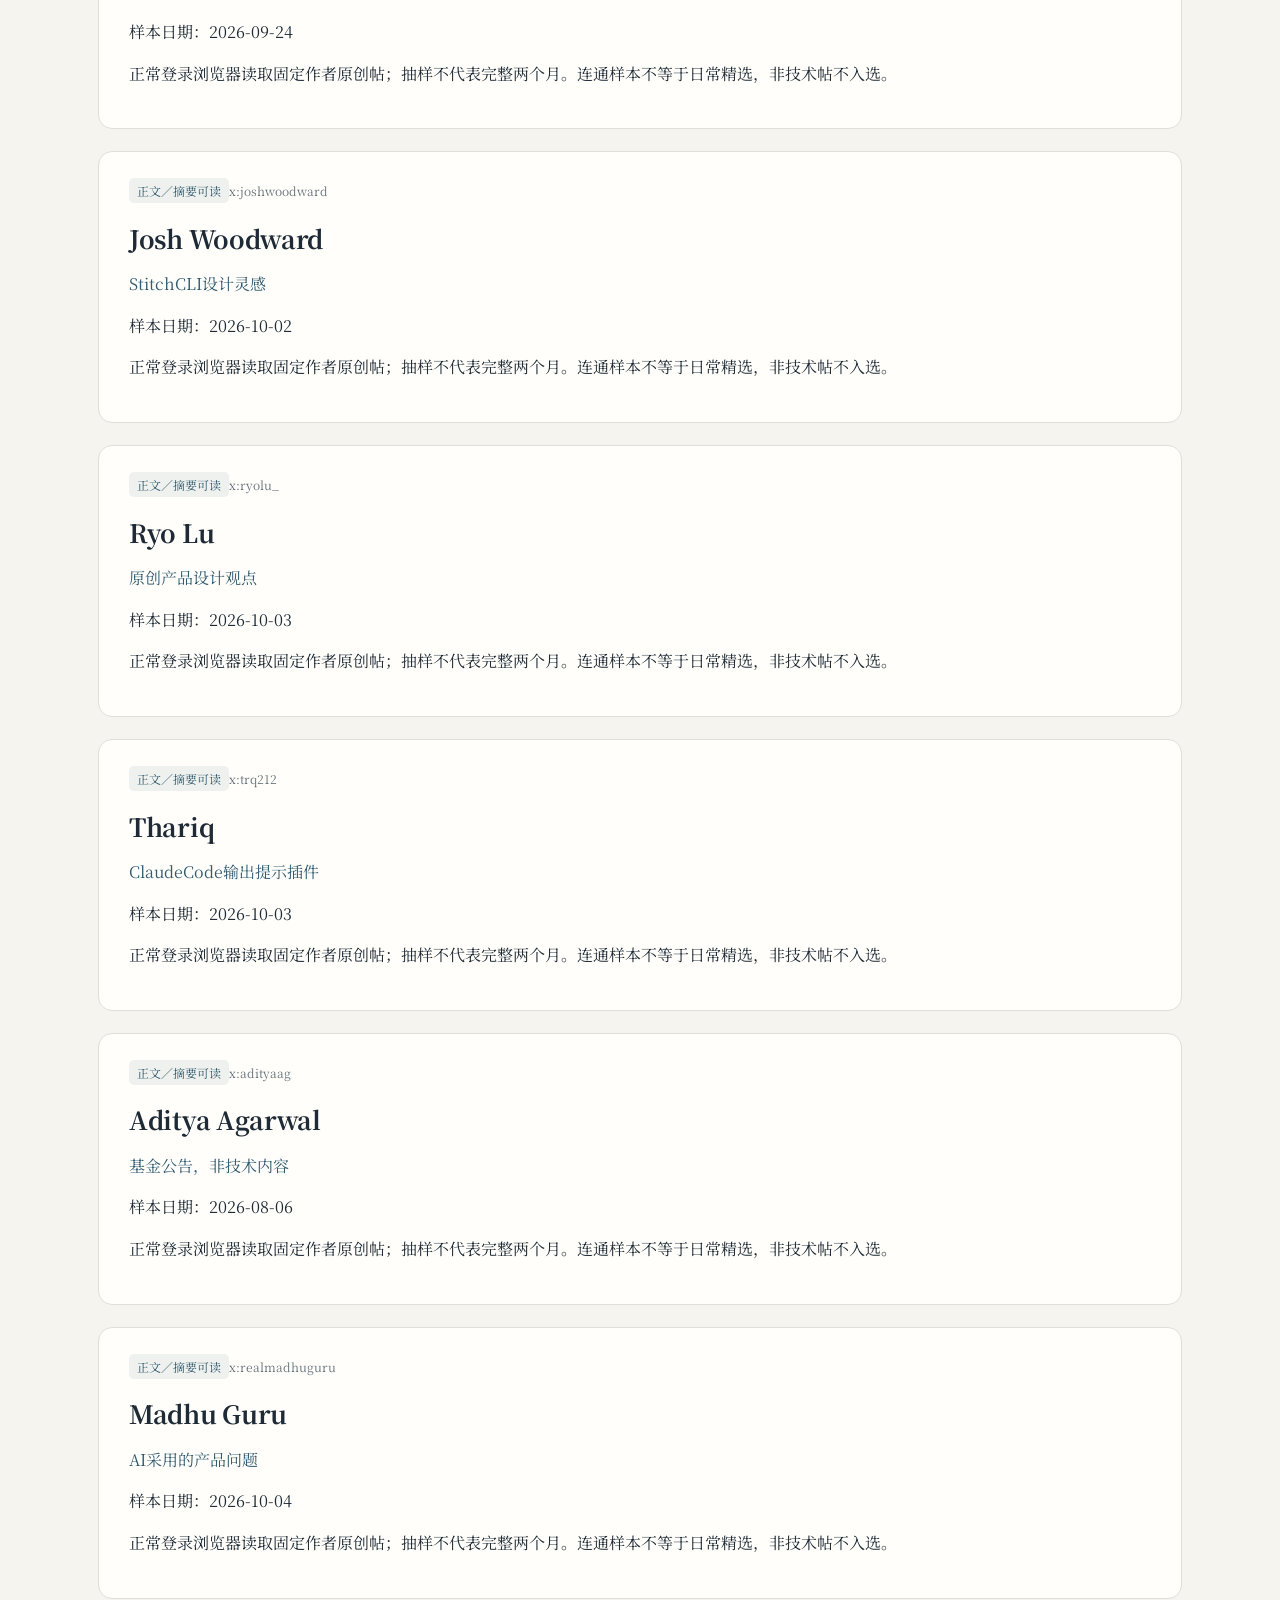
<file: docs/source-check-2026-10-04-113103.html>
<!doctype html><html lang="zh-CN"><head><meta charset="utf-8"><meta name="viewport" content="width=device-width, initial-scale=1"><meta name="source-audit-revision" content="5d0fe4484dac4107ce42"><title>全部来源实测</title><link rel="stylesheet" href="assets/digest.css"></head><body><nav><a class="brand" href="index.html">技术日报<span>来源实测</span></a></nav><main><header class="masthead"><p>2026-10-04</p><h1>全部来源实测</h1></header><p>逐源抽样，不受日常精选额度限制。正文可读、目录线索和字幕缺失分开记录；受限来源不伪造样本。此次测试不代表完整两个月覆盖，也不代表每条样本符合日报质量要求。</p><p>来源总数 79；正文／摘要可读71 · 视频元数据可读，字幕未取得5 · 受阻2 · 采集失败1</p><p>日常精选现为最多 10 篇论文＋10 条资讯，质量门槛不变。本页仅用于来源诊断，窗口外样本不进入日报。</p><nav aria-label="目录"><a href="#paper">论文来源</a> · <a href="#x">固定 X 作者</a> · <a href="#news">资讯与视频来源</a></nav><section id="paper" class="section"><div class="section-title"><h2>论文来源</h2></div><article class="card"><div class="meta"><span class="badge">正文／摘要可读</span><span>paper:neurips</span></div><h3><a href="https://proceedings.neurips.cc/" rel="noopener noreferrer">NeurIPS</a></h3><p><a href="https://proceedings.neurips.cc/paper_files/paper/2025/hash/0010031a1b4910aa67edbda26a705518-Abstract-Conference.html" rel="noopener noreferrer">NeuralPLexer3: Accurate Biomolecular Complex Structure Prediction with Flow Models</a></p><p>样本日期：未知</p><p>本次从官方索引进入具体论文页。样本原文页面可读；日期完整性和选题质量单独审核，未声称复现；精确事件日期尚未核验，不当成窗口内精选。会刊为2025年，窗口外，仅测试连通性。</p></article><article class="card"><div class="meta"><span class="badge">正文／摘要可读</span><span>paper:icml</span></div><h3><a href="https://proceedings.mlr.press/" rel="noopener noreferrer">ICML</a></h3><p><a href="https://proceedings.mlr.press/v267/a-mancisidor25a.html" rel="noopener noreferrer">Aggregation of Dependent Expert Distributions in Multimodal Variational Autoencoders</a></p><p>样本日期：未知</p><p>已从官方索引读取具体论文摘要；会刊为2025/2026上半年，样本不作为两个月内精选。 精确日期尚未核验，不直接进入两个月精选。</p></article><article class="card"><div class="meta"><span class="badge">正文／摘要可读</span><span>paper:iclr</span></div><h3><a href="https://iclr.cc/" rel="noopener noreferrer">ICLR</a></h3><p><a href="https://iclr.cc/virtual/2026/poster/10006831" rel="noopener noreferrer">CaPPO：缓解PPO微调中的策略收缩</a></p><p>样本日期：未知</p><p>从官方2026论文列表进入具体海报页，摘要可读；精确事件日期未知，不把会刊年份当成近期发表。</p></article><article class="card"><div class="meta"><span class="badge">正文／摘要可读</span><span>paper:acl</span></div><h3><a href="https://aclanthology.org/" rel="noopener noreferrer">ACL / EMNLP</a></h3><p><a href="https://aclanthology.org/2026.acl-long.1/" rel="noopener noreferrer">OctoTools：可扩展工具的多Agent推理框架</a></p><p>样本日期：未知</p><p>样本原文页面可读；日期完整性和选题质量单独审核，未声称复现；连通样本不直接进入日常精选。官网标注2026年7月，窗口外，仅测试连通。</p></article><article class="card"><div class="meta"><span class="badge">正文／摘要可读</span><span>paper:mlsys</span></div><h3><a href="https://proceedings.mlsys.org/" rel="noopener noreferrer">MLSys</a></h3><p><a href="https://proceedings.mlsys.org/paper_files/paper/2026/hash/03dbc11a22e79cd38bea53cf518c2371-Abstract-Conference.html" rel="noopener noreferrer">ProfInfer: An eBPF-based Fine-Grained LLM Inference Profiler</a></p><p>样本日期：未知</p><p>本次从官方索引进入具体论文页。样本原文页面可读；日期完整性和选题质量单独审核，未声称复现；精确事件日期尚未核验，不当成窗口内精选。</p></article><article class="card"><div class="meta"><span class="badge">正文／摘要可读</span><span>paper:jmlr</span></div><h3><a href="https://jmlr.org/" rel="noopener noreferrer">JMLR</a></h3><p><a href="https://jmlr.org/papers/v27/26-0434.html" rel="noopener noreferrer">A Library for Learning Neural Operators</a></p><p>样本日期：未知</p><p>本次从官方索引进入具体论文页。样本原文页面可读；日期完整性和选题质量单独审核，未声称复现；精确事件日期尚未核验，不当成窗口内精选。</p></article><article class="card"><div class="meta"><span class="badge">正文／摘要可读</span><span>paper:nature-mi</span></div><h3><a href="https://www.nature.com/natmachintell/" rel="noopener noreferrer">Nature Machine Intelligence</a></h3><p><a href="https://www.nature.com/articles/s42256-026-01307-8" rel="noopener noreferrer">Large language models discover complementary heuristics for combinatorial optimization | Nature Machine Intelligence</a></p><p>样本日期：未知</p><p>本次从官方索引进入具体论文页。样本原文页面可读；日期完整性和选题质量单独审核，未声称复现；精确事件日期尚未核验，不当成窗口内精选。</p></article><article class="card"><div class="meta"><span class="badge">受阻</span><span>paper:tmlr</span></div><h3><a href="https://jmlr.org/tmlr/" rel="noopener noreferrer">TMLR</a></h3><p><a href="https://openreview.net/forum?id=PL0vAVlmAH" rel="noopener noreferrer">已尝试的OpenReview论文入口，验证页受阻</a></p><p>样本日期：未知</p><p>具体论文页的HTTP及正常浏览器均显示访问验证，未取得摘要；官方论文列表可发现链接，不能称原文已接通。</p></article><article class="card"><div class="meta"><span class="badge">正文／摘要可读</span><span>paper:osdi</span></div><h3><a href="https://www.usenix.org/conferences" rel="noopener noreferrer">OSDI</a></h3><p><a href="https://www.usenix.org/conference/osdi25/presentation/mohoney" rel="noopener noreferrer">Quake：向量检索自适应索引</a></p><p>样本日期：2025-07-07</p><p>官方报告页包含论文摘要正文和下载入口；Quake研究动态向量索引。2025年样本在窗口外，仅用于连通性测试。</p></article><article class="card"><div class="meta"><span class="badge">正文／摘要可读</span><span>paper:pvldb</span></div><h3><a href="https://www.vldb.org/pvldb/" rel="noopener noreferrer">PVLDB</a></h3><p><a href="https://www.vldb.org/pvldb/vol19/p183-zheng.pdf" rel="noopener noreferrer">向量混合查询的实验评估</a></p><p>样本日期：未知</p><p>官网目录未直接列出论文；经搜索发现并读取官方PDF摘要，刊物19(2)，2025年，窗口外。验证了人工发现回退，未证明自动索引已可用。 精确日期尚未核验，不直接进入两个月精选。</p></article><article class="card"><div class="meta"><span class="badge">正文／摘要可读</span><span>paper:cvpr</span></div><h3><a href="https://openaccess.thecvf.com/" rel="noopener noreferrer">CVPR</a></h3><p><a href="https://openaccess.thecvf.com/content/CVPR2026/html/Xiao_Generalizable_Structure-Aware_Keypoint_Correspondence_for_Category-Unified_3D_Single_Object_Tracking_CVPR_2026_paper.html" rel="noopener noreferrer">面向跨类别3D目标跟踪的结构感知关键点对应</a></p><p>样本日期：未知</p><p>已从官方索引读取具体论文摘要；会刊为2025/2026上半年，样本不作为两个月内精选。 精确日期尚未核验，不直接进入两个月精选。</p></article><article class="card"><div class="meta"><span class="badge">正文／摘要可读</span><span>paper:eccv</span></div><h3><a href="https://www.ecva.net/papers.php" rel="noopener noreferrer">ECCV</a></h3><p><a href="https://www.ecva.net/papers/eccv_2024/papers_ECCV/html/4_ECCV_2024_paper.php" rel="noopener noreferrer">Is Retain Set All You Need in Machine Unlearning? Restoring Performance of Unlearned Models with Out-Of-Distribution Images</a></p><p>样本日期：未知</p><p>ECVA具体论文页摘要可读；SCAR机器遗忘研究。当前索引样本为ECCV2024，窗口外，不能用于近期日报。 精确日期尚未核验，不直接进入两个月精选。</p></article><article class="card"><div class="meta"><span class="badge">采集失败</span><span>discovery:arxiv</span></div><h3><a href="https://export.arxiv.org/api/query" rel="noopener noreferrer">arXiv</a></h3><p>官方API本次重试均网络失败；浏览器最新列表也连接失败。HF与Semantic Scholar仍能发现并核验部分arXiv摘要，但不等于arXiv直接采集已恢复。</p></article><article class="card"><div class="meta"><span class="badge">正文／摘要可读</span><span>discovery:semantic-scholar</span></div><h3><a href="https://api.semanticscholar.org/recommendations/v1/papers" rel="noopener noreferrer">Semantic Scholar</a></h3><p><a href="https://arxiv.org/abs/2608.26973" rel="noopener noreferrer">Squeezing More from Limited Data with Recursive Transformers</a></p><p>样本日期：未知</p><p>样本原文页面可读；日期完整性和选题质量单独审核，未声称复现；精确日期未知，不能直接进入最近两个月日报</p></article><article class="card"><div class="meta"><span class="badge">正文／摘要可读</span><span>discovery:hf</span></div><h3><a href="https://huggingface.co/api/daily_papers" rel="noopener noreferrer">HF Daily Papers</a></h3><p><a href="https://arxiv.org/abs/2609.22753" rel="noopener noreferrer">Replacing Large Language Models with Jev Decision Models for Low-Latency Edge Service Orchestration</a></p><p>样本日期：未知</p><p>样本原文页面可读；日期完整性和选题质量单独审核，未声称复现；精确日期未知，不能直接进入最近两个月日报</p></article></section><section id="x" class="section"><div class="section-title"><h2>固定 X 作者</h2></div><article class="card"><div class="meta"><span class="badge">正文／摘要可读</span><span>x:simonw</span></div><h3><a href="https://x.com/simonw" rel="noopener noreferrer">Simon Willison</a></h3><p><a href="https://x.com/simonw/status/2106528704902164855" rel="noopener noreferrer">Agent默认预算硬上限</a></p><p>样本日期：2026-10-04</p><p>正常登录浏览器读取固定作者原创帖；抽样不代表完整两个月。连通样本不等于日常精选，非技术帖不入选。</p></article><article class="card"><div class="meta"><span class="badge">正文／摘要可读</span><span>x:hamelhusain</span></div><h3><a href="https://x.com/HamelHusain" rel="noopener noreferrer">Hamel Husain</a></h3><p><a href="https://x.com/HamelHusain/status/2102807203967365549" rel="noopener noreferrer">AI评估材料指南</a></p><p>样本日期：2026-09-24</p><p>正常登录浏览器读取固定作者原创帖；抽样不代表完整两个月。连通样本不等于日常精选，非技术帖不入选。</p></article><article class="card"><div class="meta"><span class="badge">正文／摘要可读</span><span>x:chipro</span></div><h3><a href="https://x.com/chipro" rel="noopener noreferrer">Chip Huyen</a></h3><p><a href="https://x.com/chipro/status/2099980710090248306" rel="noopener noreferrer">固定选项决策模型的用途</a></p><p>样本日期：2026-09-16</p><p>正常登录浏览器读取固定作者原创帖；抽样不代表完整两个月。连通样本不等于日常精选，非技术帖不入选。</p></article><article class="card"><div class="meta"><span class="badge">正文／摘要可读</span><span>x:eugeneyan</span></div><h3><a href="https://x.com/eugeneyan" rel="noopener noreferrer">Eugene Yan</a></h3><p><a href="https://x.com/eugeneyan/status/2094883703747141826" rel="noopener noreferrer">模型协作体验与缓存成本</a></p><p>样本日期：2026-09-02</p><p>正常登录浏览器读取固定作者原创帖；抽样不代表完整两个月。连通样本不等于日常精选，非技术帖不入选。</p></article><article class="card"><div class="meta"><span class="badge">正文／摘要可读</span><span>x:rasbt</span></div><h3><a href="https://x.com/rasbt" rel="noopener noreferrer">Sebastian Raschka</a></h3><p><a href="https://x.com/rasbt/status/2097677950262939931" rel="noopener noreferrer">循环Transformer技术解读</a></p><p>样本日期：2026-09-09</p><p>正常登录浏览器读取固定作者原创帖；抽样不代表完整两个月。连通样本不等于日常精选，非技术帖不入选。</p></article><article class="card"><div class="meta"><span class="badge">正文／摘要可读</span><span>x:karpathy</span></div><h3><a href="https://x.com/karpathy" rel="noopener noreferrer">Andrej Karpathy</a></h3><p><a href="https://x.com/karpathy/status/2105909609487872075" rel="noopener noreferrer">坐标陆地水域识别评估</a></p><p>样本日期：2026-10-02</p><p>正常登录浏览器读取固定作者原创帖；抽样不代表完整两个月。连通样本不等于日常精选，非技术帖不入选。</p></article><article class="card"><div class="meta"><span class="badge">正文／摘要可读</span><span>x:swyx</span></div><h3><a href="https://x.com/swyx" rel="noopener noreferrer">Shawn Wang / swyx</a></h3><p><a href="https://x.com/swyx/status/2106103958657958298" rel="noopener noreferrer">常驻Agent发布的评论</a></p><p>样本日期：2026-10-03</p><p>正常登录浏览器读取固定作者原创帖；抽样不代表完整两个月。连通样本不等于日常精选，非技术帖不入选。</p></article><article class="card"><div class="meta"><span class="badge">正文／摘要可读</span><span>x:jeremyphoward</span></div><h3><a href="https://x.com/jeremyphoward" rel="noopener noreferrer">Jeremy Howard</a></h3><p><a href="https://x.com/jeremyphoward/status/2089817361604063739" rel="noopener noreferrer">ColBERT接入SentenceTransformers</a></p><p>样本日期：2026-08-19</p><p>正常登录浏览器读取固定作者原创帖；抽样不代表完整两个月。连通样本不等于日常精选，非技术帖不入选。</p></article><article class="card"><div class="meta"><span class="badge">正文／摘要可读</span><span>x:antirez</span></div><h3><a href="https://x.com/antirez" rel="noopener noreferrer">Salvatore Sanfilippo</a></h3><p><a href="https://x.com/antirez/status/2106366736572502524" rel="noopener noreferrer">DwarfStar与社区可靠性讨论</a></p><p>样本日期：2026-10-03</p><p>正常登录浏览器读取固定作者原创帖；抽样不代表完整两个月。连通样本不等于日常精选，非技术帖不入选。</p></article><article class="card"><div class="meta"><span class="badge">正文／摘要可读</span><span>x:lilianweng</span></div><h3><a href="https://x.com/lilianweng" rel="noopener noreferrer">Lilian Weng</a></h3><p><a href="https://x.com/lilianweng/status/2074372369213428144" rel="noopener noreferrer">AI自我改进的harness工程观点</a></p><p>样本日期：2026-07-07</p><p>正常浏览器可读原创技术帖子。个人页抽样未取得两个月内帖子；展示7月7日旧帖仅证明连通，不进入日报，不声称全窗口没有更新。</p></article><article class="card"><div class="meta"><span class="badge">正文／摘要可读</span><span>x:sama</span></div><h3><a href="https://x.com/sama" rel="noopener noreferrer">Sam Altman</a></h3><p><a href="https://x.com/sama/status/2106388373221118198" rel="noopener noreferrer">AI与人类判断力的讨论</a></p><p>样本日期：2026-10-03</p><p>正常登录浏览器读取固定作者原创帖；抽样不代表完整两个月。连通样本不等于日常精选，非技术帖不入选。</p></article><article class="card"><div class="meta"><span class="badge">正文／摘要可读</span><span>x:ylecun</span></div><h3><a href="https://x.com/ylecun" rel="noopener noreferrer">Yann LeCun</a></h3><p><a href="https://x.com/ylecun/status/2088924354604040368" rel="noopener noreferrer">育儿生活帖，非技术内容</a></p><p>样本日期：2026-08-16</p><p>正常登录浏览器读取固定作者原创帖；抽样不代表完整两个月。连通样本不等于日常精选，非技术帖不入选。</p></article><article class="card"><div class="meta"><span class="badge">正文／摘要可读</span><span>x:demishassabis</span></div><h3><a href="https://x.com/demishassabis" rel="noopener noreferrer">Demis Hassabis</a></h3><p><a href="https://x.com/demishassabis/status/2105417239432200636" rel="noopener noreferrer">Gemini模型发布说明</a></p><p>样本日期：2026-10-01</p><p>正常登录浏览器读取固定作者原创帖；抽样不代表完整两个月。连通样本不等于日常精选，非技术帖不入选。</p></article><article class="card"><div class="meta"><span class="badge">正文／摘要可读</span><span>x:drfeifei</span></div><h3><a href="https://x.com/drfeifei" rel="noopener noreferrer">Fei-Fei Li</a></h3><p><a href="https://x.com/drfeifei/status/2104664403681632453" rel="noopener noreferrer">WorldLabs与AMD的合作</a></p><p>样本日期：2026-09-29</p><p>正常登录浏览器读取固定作者原创帖；抽样不代表完整两个月。连通样本不等于日常精选，非技术帖不入选。</p></article><article class="card"><div class="meta"><span class="badge">正文／摘要可读</span><span>x:fchollet</span></div><h3><a href="https://x.com/fchollet" rel="noopener noreferrer">François Chollet</a></h3><p><a href="https://x.com/fchollet/status/2106547436244304232" rel="noopener noreferrer">AI意识论证的讨论</a></p><p>样本日期：2026-10-04</p><p>正常登录浏览器读取固定作者原创帖；抽样不代表完整两个月。连通样本不等于日常精选，非技术帖不入选。</p></article><article class="card"><div class="meta"><span class="badge">正文／摘要可读</span><span>x:id_aa_carmack</span></div><h3><a href="https://x.com/ID_AA_Carmack" rel="noopener noreferrer">John Carmack</a></h3><p><a href="https://x.com/ID_AA_Carmack/status/2105665049498894738" rel="noopener noreferrer">Quest3的VR弹球体验</a></p><p>样本日期：2026-10-01</p><p>正常登录浏览器读取固定作者原创帖；抽样不代表完整两个月。连通样本不等于日常精选，非技术帖不入选。</p></article><article class="card"><div class="meta"><span class="badge">正文／摘要可读</span><span>x:amandaaskell</span></div><h3><a href="https://x.com/AmandaAskell" rel="noopener noreferrer">Amanda Askell</a></h3><p><a href="https://x.com/AmandaAskell/status/2105901984889086203" rel="noopener noreferrer">同位素趣味帖，非AI技术</a></p><p>样本日期：2026-10-02</p><p>正常登录浏览器读取固定作者原创帖；抽样不代表完整两个月。连通样本不等于日常精选，非技术帖不入选。</p></article><article class="card"><div class="meta"><span class="badge">正文／摘要可读</span><span>x:alexalbert__</span></div><h3><a href="https://x.com/alexalbert__" rel="noopener noreferrer">Alex Albert</a></h3><p><a href="https://x.com/alexalbert__/status/2104633937280811010" rel="noopener noreferrer">Sonnet使用体验</a></p><p>样本日期：2026-09-29</p><p>正常登录浏览器读取固定作者原创帖；抽样不代表完整两个月。连通样本不等于日常精选，非技术帖不入选。</p></article><article class="card"><div class="meta"><span class="badge">正文／摘要可读</span><span>x:bcherny</span></div><h3><a href="https://x.com/bcherny" rel="noopener noreferrer">Boris Cherny</a></h3><p><a href="https://x.com/bcherny/status/2105756563302723721" rel="noopener noreferrer">ClaudeCode Mods自定义</a></p><p>样本日期：2026-10-02</p><p>正常登录浏览器读取固定作者原创帖；抽样不代表完整两个月。连通样本不等于日常精选，非技术帖不入选。</p></article><article class="card"><div class="meta"><span class="badge">正文／摘要可读</span><span>x:_catwu</span></div><h3><a href="https://x.com/_catwu" rel="noopener noreferrer">Cat Wu</a></h3><p><a href="https://x.com/_catwu/status/2104639552170377399" rel="noopener noreferrer">ClaudeCode任务效率的作者说法</a></p><p>样本日期：2026-09-29</p><p>正常登录浏览器读取固定作者原创帖；抽样不代表完整两个月。连通样本不等于日常精选，非技术帖不入选。</p></article><article class="card"><div class="meta"><span class="badge">正文／摘要可读</span><span>x:goodside</span></div><h3><a href="https://x.com/goodside" rel="noopener noreferrer">Riley Goodside</a></h3><p><a href="https://x.com/goodside/status/2103863167830876510" rel="noopener noreferrer">模型生成matplotlib图表</a></p><p>样本日期：2026-09-26</p><p>正常登录浏览器读取固定作者原创帖；抽样不代表完整两个月。连通样本不等于日常精选，非技术帖不入选。</p></article><article class="card"><div class="meta"><span class="badge">正文／摘要可读</span><span>x:rauchg</span></div><h3><a href="https://x.com/rauchg" rel="noopener noreferrer">Guillermo Rauch</a></h3><p><a href="https://x.com/rauchg/status/2089179650891432270" rel="noopener noreferrer">作者原创帖连通样本</a></p><p>样本日期：2026-08-17</p><p>正常登录浏览器读取固定作者原创帖；抽样不代表完整两个月。连通样本不等于日常精选，非技术帖不入选。</p></article><article class="card"><div class="meta"><span class="badge">正文／摘要可读</span><span>x:amasad</span></div><h3><a href="https://x.com/amasad" rel="noopener noreferrer">Amjad Masad</a></h3><p><a href="https://x.com/amasad/status/2090514571513708874" rel="noopener noreferrer">Replit与OpenAI合作回顾</a></p><p>样本日期：2026-08-21</p><p>正常登录浏览器读取固定作者原创帖；抽样不代表完整两个月。连通样本不等于日常精选，非技术帖不入选。</p></article><article class="card"><div class="meta"><span class="badge">正文／摘要可读</span><span>x:levie</span></div><h3><a href="https://x.com/levie" rel="noopener noreferrer">Aaron Levie</a></h3><p><a href="https://x.com/levie/status/2106583814709633413" rel="noopener noreferrer">AI Agent采用差异</a></p><p>样本日期：2026-10-04</p><p>正常登录浏览器读取固定作者原创帖；抽样不代表完整两个月。连通样本不等于日常精选，非技术帖不入选。</p></article><article class="card"><div class="meta"><span class="badge">正文／摘要可读</span><span>x:garrytan</span></div><h3><a href="https://x.com/garrytan" rel="noopener noreferrer">Garry Tan</a></h3><p><a href="https://x.com/garrytan/status/2106298398441951497" rel="noopener noreferrer">模型升级后简化gstack指引</a></p><p>样本日期：2026-10-03</p><p>正常登录浏览器读取固定作者原创帖；抽样不代表完整两个月。连通样本不等于日常精选，非技术帖不入选。</p></article><article class="card"><div class="meta"><span class="badge">正文／摘要可读</span><span>x:kevinweil</span></div><h3><a href="https://x.com/kevinweil" rel="noopener noreferrer">Kevin Weil</a></h3><p><a href="https://x.com/kevinweil/status/2103561415793770558" rel="noopener noreferrer">AI辅助物理计算评论</a></p><p>样本日期：2026-09-26</p><p>正常登录浏览器读取固定作者原创帖；抽样不代表完整两个月。连通样本不等于日常精选，非技术帖不入选。</p></article><article class="card"><div class="meta"><span class="badge">正文／摘要可读</span><span>x:steipete</span></div><h3><a href="https://x.com/steipete" rel="noopener noreferrer">Peter Steinberger</a></h3><p><a href="https://x.com/steipete/status/2106489264443981978" rel="noopener noreferrer">Agent项目讨论</a></p><p>样本日期：2026-10-04</p><p>正常登录浏览器读取固定作者原创帖；抽样不代表完整两个月。连通样本不等于日常精选，非技术帖不入选。</p></article><article class="card"><div class="meta"><span class="badge">受阻</span><span>x:peteryang</span></div><h3><a href="https://x.com/peteryang" rel="noopener noreferrer">Peter Yang</a></h3><p>正常浏览器显示账号被冻结，未取得原帖</p></article><article class="card"><div class="meta"><span class="badge">正文／摘要可读</span><span>x:danshipper</span></div><h3><a href="https://x.com/danshipper" rel="noopener noreferrer">Dan Shipper</a></h3><p><a href="https://x.com/Danshipper/status/2106144801653506531" rel="noopener noreferrer">美食评论，非技术内容</a></p><p>样本日期：2026-10-03</p><p>正常登录浏览器读取固定作者原创帖；抽样不代表完整两个月。连通样本不等于日常精选，非技术帖不入选。</p></article><article class="card"><div class="meta"><span class="badge">正文／摘要可读</span><span>x:mattturck</span></div><h3><a href="https://x.com/mattturck" rel="noopener noreferrer">Matt Turck</a></h3><p><a href="https://x.com/mattturck/status/2106076198027890750" rel="noopener noreferrer">NeoCloud与NeoLab讨论</a></p><p>样本日期：2026-10-03</p><p>正常登录浏览器读取固定作者原创帖；抽样不代表完整两个月。连通样本不等于日常精选，非技术帖不入选。</p></article><article class="card"><div class="meta"><span class="badge">正文／摘要可读</span><span>x:thenanyu</span></div><h3><a href="https://x.com/thenanyu" rel="noopener noreferrer">Nan Yu</a></h3><p><a href="https://x.com/thenanyu/status/2106189530743398867" rel="noopener noreferrer">作者原创帖连通样本</a></p><p>样本日期：2026-10-03</p><p>正常登录浏览器读取固定作者原创帖；抽样不代表完整两个月。连通样本不等于日常精选，非技术帖不入选。</p></article><article class="card"><div class="meta"><span class="badge">正文／摘要可读</span><span>x:nikunj</span></div><h3><a href="https://x.com/nikunj" rel="noopener noreferrer">Nikunj Kothari</a></h3><p><a href="https://x.com/nikunj/status/2102899862127943985" rel="noopener noreferrer">AI能力放大的差距</a></p><p>样本日期：2026-09-24</p><p>正常登录浏览器读取固定作者原创帖；抽样不代表完整两个月。连通样本不等于日常精选，非技术帖不入选。</p></article><article class="card"><div class="meta"><span class="badge">正文／摘要可读</span><span>x:joshwoodward</span></div><h3><a href="https://x.com/joshwoodward" rel="noopener noreferrer">Josh Woodward</a></h3><p><a href="https://x.com/joshwoodward/status/2105697351205810382" rel="noopener noreferrer">StitchCLI设计灵感</a></p><p>样本日期：2026-10-02</p><p>正常登录浏览器读取固定作者原创帖；抽样不代表完整两个月。连通样本不等于日常精选，非技术帖不入选。</p></article><article class="card"><div class="meta"><span class="badge">正文／摘要可读</span><span>x:ryolu_</span></div><h3><a href="https://x.com/ryolu_" rel="noopener noreferrer">Ryo Lu</a></h3><p><a href="https://x.com/ryolu_/status/2106337039201505453" rel="noopener noreferrer">原创产品设计观点</a></p><p>样本日期：2026-10-03</p><p>正常登录浏览器读取固定作者原创帖；抽样不代表完整两个月。连通样本不等于日常精选，非技术帖不入选。</p></article><article class="card"><div class="meta"><span class="badge">正文／摘要可读</span><span>x:trq212</span></div><h3><a href="https://x.com/trq212" rel="noopener noreferrer">Thariq</a></h3><p><a href="https://x.com/trq212/status/2106119299484221762" rel="noopener noreferrer">ClaudeCode输出提示插件</a></p><p>样本日期：2026-10-03</p><p>正常登录浏览器读取固定作者原创帖；抽样不代表完整两个月。连通样本不等于日常精选，非技术帖不入选。</p></article><article class="card"><div class="meta"><span class="badge">正文／摘要可读</span><span>x:adityaag</span></div><h3><a href="https://x.com/adityaag" rel="noopener noreferrer">Aditya Agarwal</a></h3><p><a href="https://x.com/adityaag/status/2085034980866998632" rel="noopener noreferrer">基金公告，非技术内容</a></p><p>样本日期：2026-08-06</p><p>正常登录浏览器读取固定作者原创帖；抽样不代表完整两个月。连通样本不等于日常精选，非技术帖不入选。</p></article><article class="card"><div class="meta"><span class="badge">正文／摘要可读</span><span>x:realmadhuguru</span></div><h3><a href="https://x.com/realmadhuguru" rel="noopener noreferrer">Madhu Guru</a></h3><p><a href="https://x.com/realmadhuguru/status/2106450089938157720" rel="noopener noreferrer">AI采用的产品问题</a></p><p>样本日期：2026-10-04</p><p>正常登录浏览器读取固定作者原创帖；抽样不代表完整两个月。连通样本不等于日常精选，非技术帖不入选。</p></article><article class="card"><div class="meta"><span class="badge">正文／摘要可读</span><span>x:claudeai</span></div><h3><a href="https://x.com/claudeai" rel="noopener noreferrer">Claude</a></h3><p><a href="https://x.com/claudeai/status/2104633115620823187" rel="noopener noreferrer">Sonnet官方发布</a></p><p>样本日期：2026-09-29</p><p>机构官方账号</p><p>正常登录浏览器读取固定作者原创帖；抽样不代表完整两个月。连通样本不等于日常精选，非技术帖不入选。</p></article><article class="card"><div class="meta"><span class="badge">正文／摘要可读</span><span>x:claudedevs</span></div><h3><a href="https://x.com/ClaudeDevs" rel="noopener noreferrer">Claude Developers</a></h3><p><a href="https://x.com/ClaudeDevs/status/2106118517447876618" rel="noopener noreferrer">ClaudeCode插件公告</a></p><p>样本日期：2026-10-03</p><p>机构官方账号</p><p>正常登录浏览器读取固定作者原创帖；抽样不代表完整两个月。连通样本不等于日常精选，非技术帖不入选。</p></article><article class="card"><div class="meta"><span class="badge">正文／摘要可读</span><span>x:googlelabs</span></div><h3><a href="https://x.com/GoogleLabs" rel="noopener noreferrer">Google Labs</a></h3><p><a href="https://x.com/GoogleLabs/status/2105352889665564838" rel="noopener noreferrer">Opal与Skills更新</a></p><p>样本日期：2026-10-01</p><p>机构官方账号</p><p>正常登录浏览器读取固定作者原创帖；抽样不代表完整两个月。连通样本不等于日常精选，非技术帖不入选。</p></article></section><section id="news" class="section"><div class="section-title"><h2>资讯与视频来源</h2></div><article class="card"><div class="meta"><span class="badge">正文／摘要可读</span><span>news:openai</span></div><h3><a href="https://openai.com/news/rss.xml" rel="noopener noreferrer">OpenAI</a></h3><p><a href="https://openai.com/index/practical-guide-building-gpt-6/" rel="noopener noreferrer">GPT系列模型开发实用指南</a></p><p>样本日期：2026-10-02</p><p>RSS接口拒绝访问，正常浏览器新闻索引及文章正文可读；保留浏览器回退，不能称RSS采集已恢复。</p></article><article class="card"><div class="meta"><span class="badge">正文／摘要可读</span><span>news:anthropic</span></div><h3><a href="https://www.anthropic.com/research" rel="noopener noreferrer">Anthropic</a></h3><p><a href="https://www.anthropic.com/research/claude-shaped-science" rel="noopener noreferrer">Claude辅助科学研究</a></p><p>样本日期：2026-10-01</p><p>样本原文页面可读；日期完整性和选题质量单独审核，未声称复现；连通样本不直接进入日常精选。</p></article><article class="card"><div class="meta"><span class="badge">正文／摘要可读</span><span>news:deepmind</span></div><h3><a href="https://deepmind.google/blog/rss.xml" rel="noopener noreferrer">Google DeepMind</a></h3><p><a href="https://deepmind.google/blog/gemini-4-argon-our-next-era-of-frontier-intelligence/" rel="noopener noreferrer">Gemini 4 Argon: our next era of frontier intelligence</a></p><p>样本日期：2026-10-01</p><p>样本原文页面可读；日期完整性和选题质量单独审核，未声称复现</p></article><article class="card"><div class="meta"><span class="badge">正文／摘要可读</span><span>news:google-research</span></div><h3><a href="https://research.google/blog/rss/" rel="noopener noreferrer">Google Research</a></h3><p><a href="https://research.google/blog/toward-provably-private-learning-from-federated-data/" rel="noopener noreferrer">Toward provably private learning from federated data</a></p><p>样本日期：2026-10-02</p><p>样本原文页面可读；日期完整性和选题质量单独审核，未声称复现</p></article><article class="card"><div class="meta"><span class="badge">正文／摘要可读</span><span>news:meta</span></div><h3><a href="https://ai.meta.com/blog/" rel="noopener noreferrer">Meta AI</a></h3><p><a href="https://ai.meta.com/blog/introducing-muse-spark-meta-model-api/" rel="noopener noreferrer">Introducing Muse Spark 1.1</a></p><p>样本日期：未知</p><p>样本原文页面可读；日期完整性和选题质量单独审核，未声称复现；精确日期未知，不能直接进入最近两个月日报</p></article><article class="card"><div class="meta"><span class="badge">正文／摘要可读</span><span>news:microsoft</span></div><h3><a href="https://www.microsoft.com/en-us/research/feed/" rel="noopener noreferrer">Microsoft Research</a></h3><p><a href="https://www.microsoft.com/en-us/research/blog/forecasting-space-weather-risks-on-power-grids/" rel="noopener noreferrer">Forecasting space weather risks on power grids</a></p><p>样本日期：2026-10-01</p><p>样本原文页面可读；日期完整性和选题质量单独审核，未声称复现</p></article><article class="card"><div class="meta"><span class="badge">正文／摘要可读</span><span>news:nvidia</span></div><h3><a href="https://developer.nvidia.com/blog/feed/" rel="noopener noreferrer">NVIDIA</a></h3><p><a href="https://developer.nvidia.com/blog/build-applications-on-nvidia-bluefield-faster-with-nvidia-doca-agent-skills/" rel="noopener noreferrer">Build Applications on NVIDIA BlueField Faster with NVIDIA DOCA Agent Skills</a></p><p>样本日期：2026-10-02</p><p>样本原文页面可读；日期完整性和选题质量单独审核，未声称复现</p></article><article class="card"><div class="meta"><span class="badge">正文／摘要可读</span><span>news:huggingface</span></div><h3><a href="https://huggingface.co/blog/feed.xml" rel="noopener noreferrer">Hugging Face</a></h3><p><a href="https://huggingface.co/blog/microsoft/thinkingbox" rel="noopener noreferrer">The Agent Said It Was Done. The Database Disagreed.</a></p><p>样本日期：2026-10-04</p><p>样本原文页面可读；日期完整性和选题质量单独审核，未声称复现</p></article><article class="card"><div class="meta"><span class="badge">正文／摘要可读</span><span>news:qwen</span></div><h3><a href="https://qwen.ai/research" rel="noopener noreferrer">Qwen</a></h3><p><a href="https://qwen.ai/blog?id=qwen-image-2.1" rel="noopener noreferrer">Qwen-Image-2.1：统一图像生成与编辑</a></p><p>样本日期：2026-09-20</p><p>旧博客官方提示迁移至 qwen.ai；新站依赖 JavaScript，改用正常浏览器。已读取发布正文，数值为官方说法，未复现。</p></article><article class="card"><div class="meta"><span class="badge">正文／摘要可读</span><span>news:deepseek</span></div><h3><a href="https://api.github.com/orgs/deepseek-ai/repos" rel="noopener noreferrer">DeepSeek</a></h3><p><a href="https://github.com/deepseek-ai/deepseek-harness" rel="noopener noreferrer">deepseek-ai/deepseek-harness</a></p><p>样本日期：未知</p><p>仓库 README 可读；技术发布需另核验 Release，仓库更新时间不当成发布日期；精确日期未知，不能直接进入最近两个月日报</p></article><article class="card"><div class="meta"><span class="badge">正文／摘要可读</span><span>news:hn</span></div><h3><a href="https://hacker-news.firebaseio.com/v0/topstories.json" rel="noopener noreferrer">Hacker News</a></h3><p><a href="https://simonwillison.net/2026/Oct/3/default-hard-budget-caps/" rel="noopener noreferrer">We&#x27;re going to need default hard budget caps on pretty much everything</a></p><p>样本日期：未知</p><p>样本原文页面可读；日期完整性和选题质量单独审核，未声称复现；精确日期未知，不能直接进入最近两个月日报</p></article><article class="card"><div class="meta"><span class="badge">正文／摘要可读</span><span>reddit:machinelearning</span></div><h3><a href="https://www.reddit.com/r/MachineLearning/new.rss" rel="noopener noreferrer">r/MachineLearning</a></h3><p><a href="https://www.reddit.com/r/MachineLearning/comments/1wavdi7/openal_says_it_has_cracked_one_of_maths/" rel="noopener noreferrer">数学研究新闻讨论，仅测试原帖可读</a></p><p>样本日期：未知</p><p>RSS仍受限；正常浏览器回退已读到帖子正文。精确日期未提取，用户言论未当成核验事实，不直接入选日报。</p></article><article class="card"><div class="meta"><span class="badge">正文／摘要可读</span><span>reddit:localllama</span></div><h3><a href="https://www.reddit.com/r/LocalLLaMA/new.rss" rel="noopener noreferrer">r/LocalLLaMA</a></h3><p><a href="https://www.reddit.com/r/LocalLLaMA/comments/1wijo3e/i_literally_built_the_jev_architecture_one_year/" rel="noopener noreferrer">用户讨论结构化决策模型与先前开源研究</a></p><p>样本日期：未知</p><p>RSS仍受限；正常浏览器回退已读到帖子正文。精确日期未提取，用户言论未当成核验事实，不直接入选日报。</p></article><article class="card"><div class="meta"><span class="badge">正文／摘要可读</span><span>reddit:languagetechnology</span></div><h3><a href="https://www.reddit.com/r/LanguageTechnology/new.rss" rel="noopener noreferrer">r/LanguageTechnology</a></h3><p><a href="https://www.reddit.com/r/LanguageTechnology/comments/1wwf9hb/why_1536_dimensions_for_embedding_models/" rel="noopener noreferrer">嵌入模型1536维设置的讨论</a></p><p>样本日期：未知</p><p>RSS仍受限；正常浏览器回退已读到帖子正文。精确日期未提取，用户言论未当成核验事实，不直接入选日报。</p></article><article class="card"><div class="meta"><span class="badge">正文／摘要可读</span><span>reddit:computervision</span></div><h3><a href="https://www.reddit.com/r/ComputerVision/new.rss" rel="noopener noreferrer">r/ComputerVision</a></h3><p><a href="https://www.reddit.com/r/computervision/comments/1w5mypt/the_camera_sees_the_road_damage_before_the_wheels/" rel="noopener noreferrer">道路破损视觉检测与加速度信号融合实验</a></p><p>样本日期：2026-09-03</p><p>RSS限流；在正常浏览器完成加载后读取真实原帖，已提取公开时间。摄像头检测与加速度融合的用户实验，结果未独立复现。</p></article><article class="card"><div class="meta"><span class="badge">正文／摘要可读</span><span>reddit:reinforcementlearning</span></div><h3><a href="https://www.reddit.com/r/reinforcementlearning/new.rss" rel="noopener noreferrer">r/reinforcementlearning</a></h3><p><a href="https://www.reddit.com/r/reinforcementlearning/comments/1wg1unx/google_copied_our_opensource_code_removed_our/" rel="noopener noreferrer">移动自动化开源项目署名的用户讨论</a></p><p>样本日期：未知</p><p>RSS仍受限；正常浏览器回退已读到帖子正文。精确日期未提取，用户言论未当成核验事实，不直接入选日报。</p></article><article class="card"><div class="meta"><span class="badge">正文／摘要可读</span><span>news:github-trending</span></div><h3><a href="https://github.com/trending?since=daily" rel="noopener noreferrer">GitHub Trending</a></h3><p><a href="https://github.com/DietrichGebert/ponytail" rel="noopener noreferrer">ponytail：简化Agent开发工作流的规则与命令</a></p><p>样本日期：未知</p><p>公开HTTP入口失败，正常浏览器回退成功；已读 README，未核验新Release，不把上榜／星数当成新发布。 精确日期尚未核验，不直接进入两个月精选。</p></article><article class="card"><div class="meta"><span class="badge">正文／摘要可读</span><span>news:producthunt</span></div><h3><a href="https://www.producthunt.com/feed" rel="noopener noreferrer">Product Hunt</a></h3><p><a href="https://www.producthunt.com/products/reassign" rel="noopener noreferrer">Reassign</a></p><p>样本日期：2026-10-03</p><p>样本原文页面可读；日期完整性和选题质量单独审核，未声称复现</p></article><article class="card"><div class="meta"><span class="badge">视频元数据可读，字幕未取得</span><span>youtube:lex</span></div><h3><a href="https://www.youtube.com/@lexfridman" rel="noopener noreferrer">Lex Fridman</a></h3><p><a href="https://www.youtube.com/watch?v=ImNEHHLh6-U" rel="noopener noreferrer">How Sigmund Freud revolutionized psychiatry | Andrew Scull and Lex Fridman</a></p><p>样本日期：2026-09-22</p><p>实际打开样本视频并调用字幕导出，未取得字幕；只展示标题与链接，不生成内容摘要。</p></article><article class="card"><div class="meta"><span class="badge">正文／摘要可读</span><span>youtube:dwarkesh</span></div><h3><a href="https://www.youtube.com/@DwarkeshPatel" rel="noopener noreferrer">Dwarkesh Patel</a></h3><p><a href="https://www.dwarkesh.com/p/ajeya-cotra" rel="noopener noreferrer">Ajeya Cotra谈AI Agent风险的访谈逐字稿</a></p><p>样本日期：未知</p><p>YouTube字幕未取得；官方逐字稿含访谈正文且可读；连通样本不直接进入日常精选。 精确日期尚未核验，不直接进入两个月精选。</p></article><article class="card"><div class="meta"><span class="badge">视频元数据可读，字幕未取得</span><span>youtube:yannic</span></div><h3><a href="https://www.youtube.com/@YannicKilcher" rel="noopener noreferrer">Yannic Kilcher</a></h3><p><a href="https://www.youtube.com/watch?v=wUilk9FtIl0" rel="noopener noreferrer">The strange world of Influencer VPN ads</a></p><p>样本日期：2023-08-13</p><p>实际打开样本视频并调用字幕导出，未取得字幕；只展示标题与链接，不生成内容摘要。</p></article><article class="card"><div class="meta"><span class="badge">视频元数据可读，字幕未取得</span><span>youtube:twominute</span></div><h3><a href="https://www.youtube.com/@TwoMinutePapers" rel="noopener noreferrer">Two Minute Papers</a></h3><p><a href="https://www.youtube.com/watch?v=SA9kdAX2Zj0" rel="noopener noreferrer">Claude模型进展解读视频</a></p><p>样本日期：未知</p><p>频道HTTP采集失败，正常浏览器可读视频条目；实际字幕导出未取得内容，不能生成摘要。 精确日期尚未核验，不直接进入两个月精选。</p></article><article class="card"><div class="meta"><span class="badge">视频元数据可读，字幕未取得</span><span>youtube:latent-space</span></div><h3><a href="https://www.youtube.com/@LatentSpacePod" rel="noopener noreferrer">Latent Space</a></h3><p><a href="https://www.youtube.com/watch?v=MWX36ZYnsm0" rel="noopener noreferrer">Which GPU Clouds Are Actually Good? | ClusterMAX 3.0</a></p><p>样本日期：2026-10-02</p><p>实际打开样本视频并调用字幕导出，未取得字幕；只展示标题与链接，不生成内容摘要。</p></article><article class="card"><div class="meta"><span class="badge">视频元数据可读，字幕未取得</span><span>youtube:fireship</span></div><h3><a href="https://www.youtube.com/@Fireship" rel="noopener noreferrer">Fireship</a></h3><p><a href="https://www.youtube.com/watch?v=No-JPdFvYWU" rel="noopener noreferrer">OpenAI开发者发布会解读视频</a></p><p>样本日期：未知</p><p>频道HTTP采集失败，正常浏览器可读视频条目；实际字幕导出未取得内容，不能生成摘要。 精确日期尚未核验，不直接进入两个月精选。</p></article></section></main></body></html>
</file>
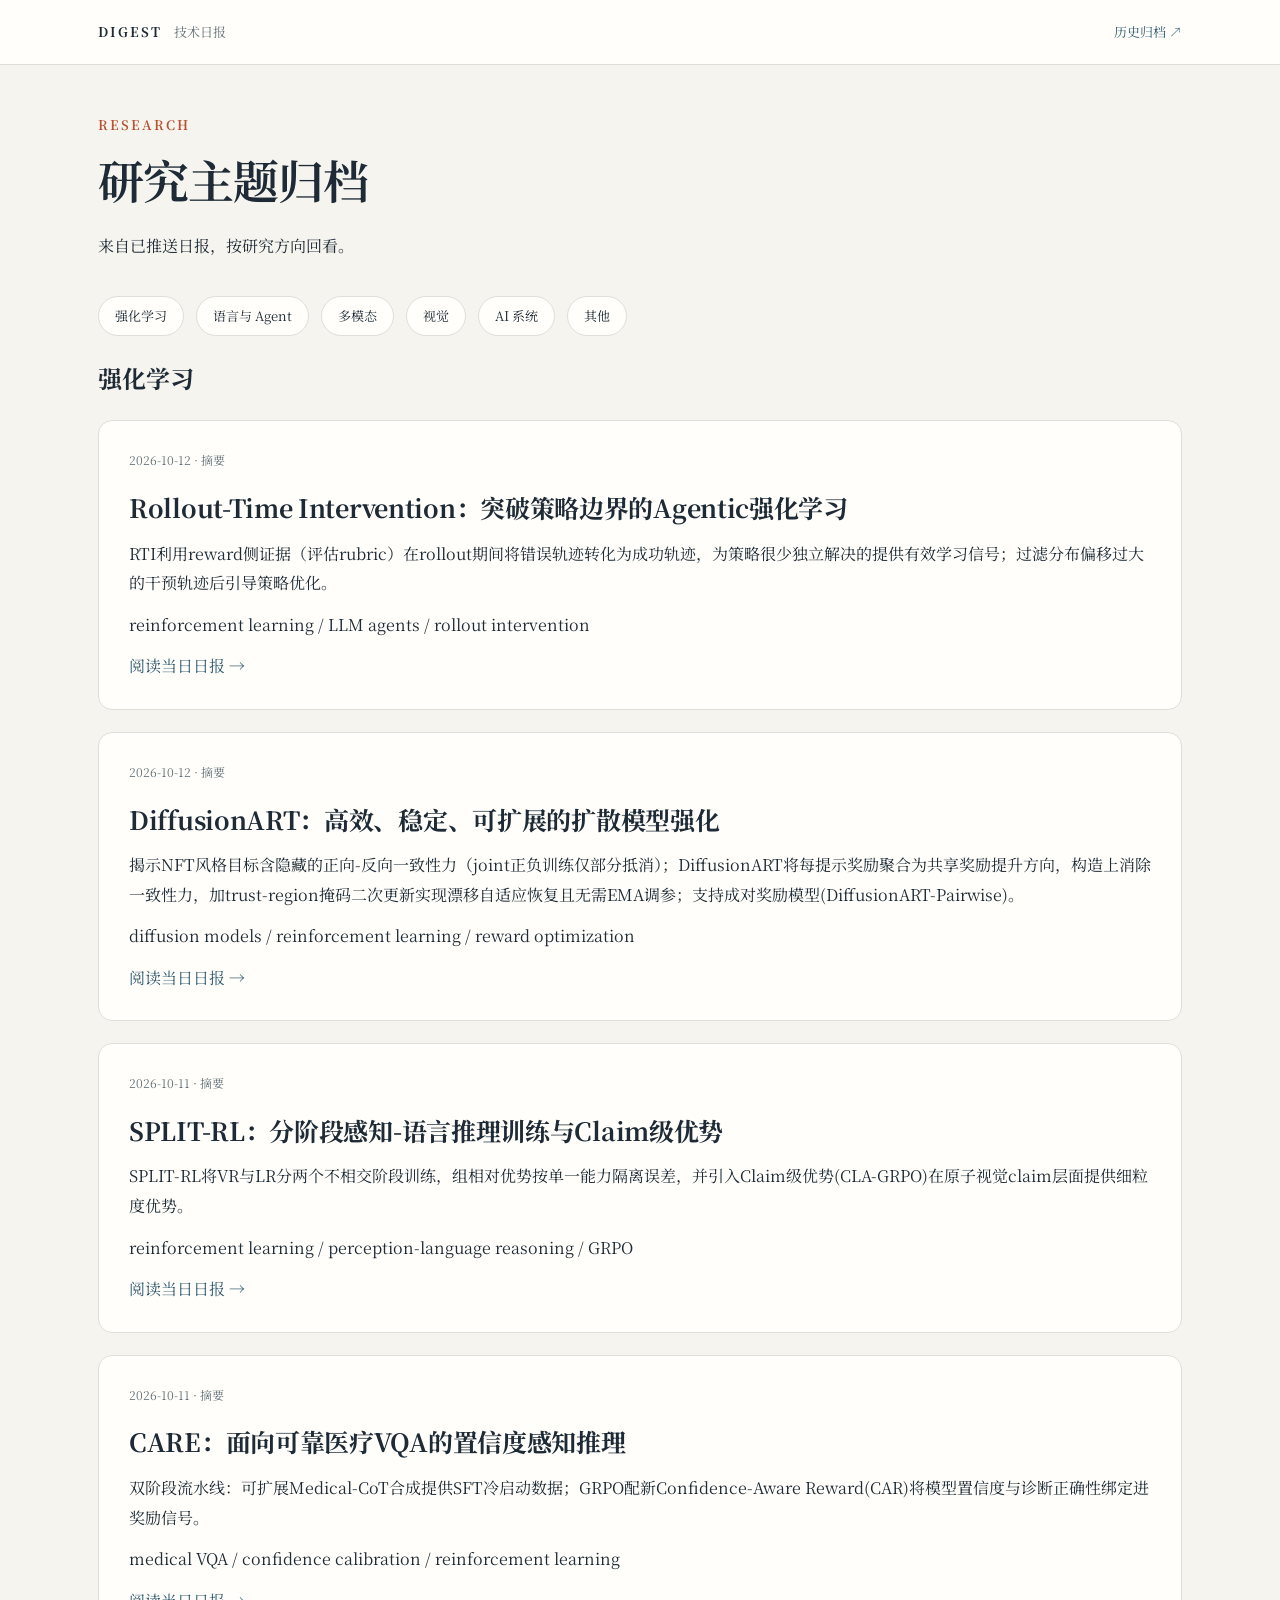
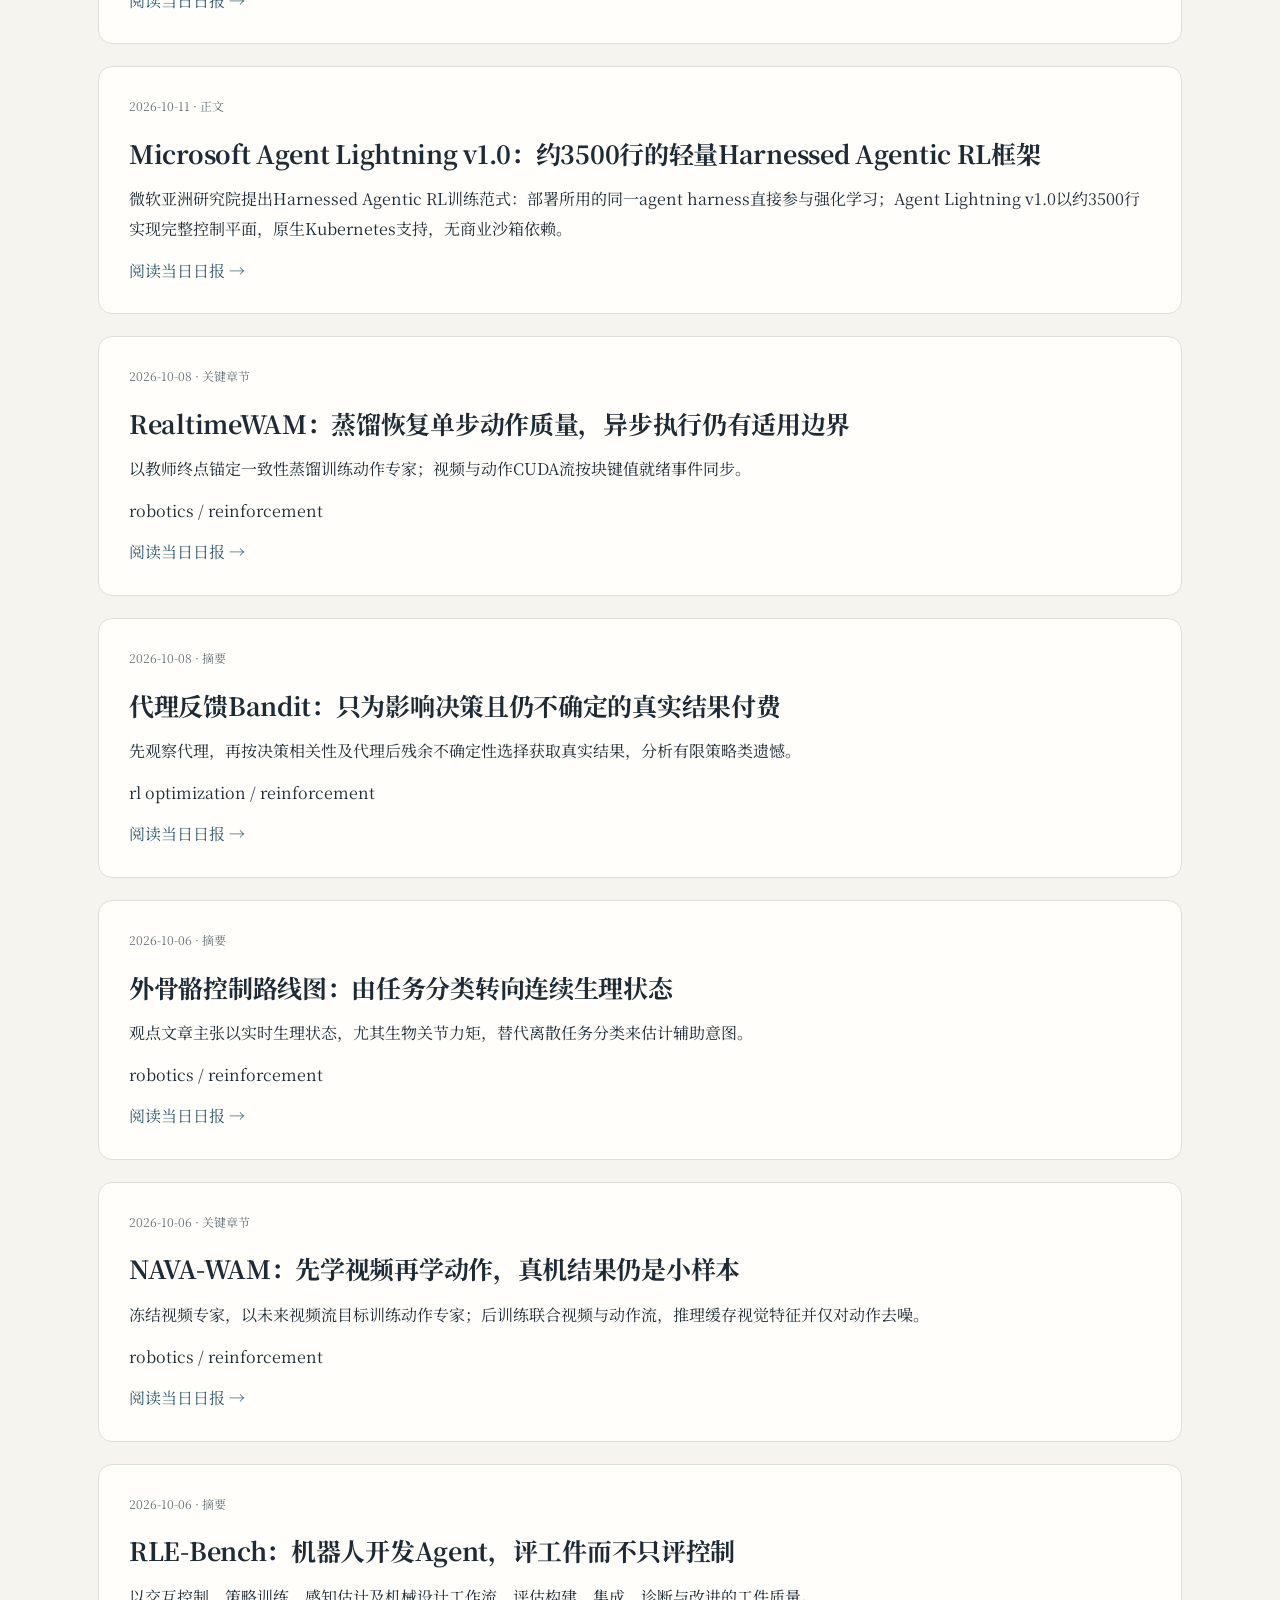
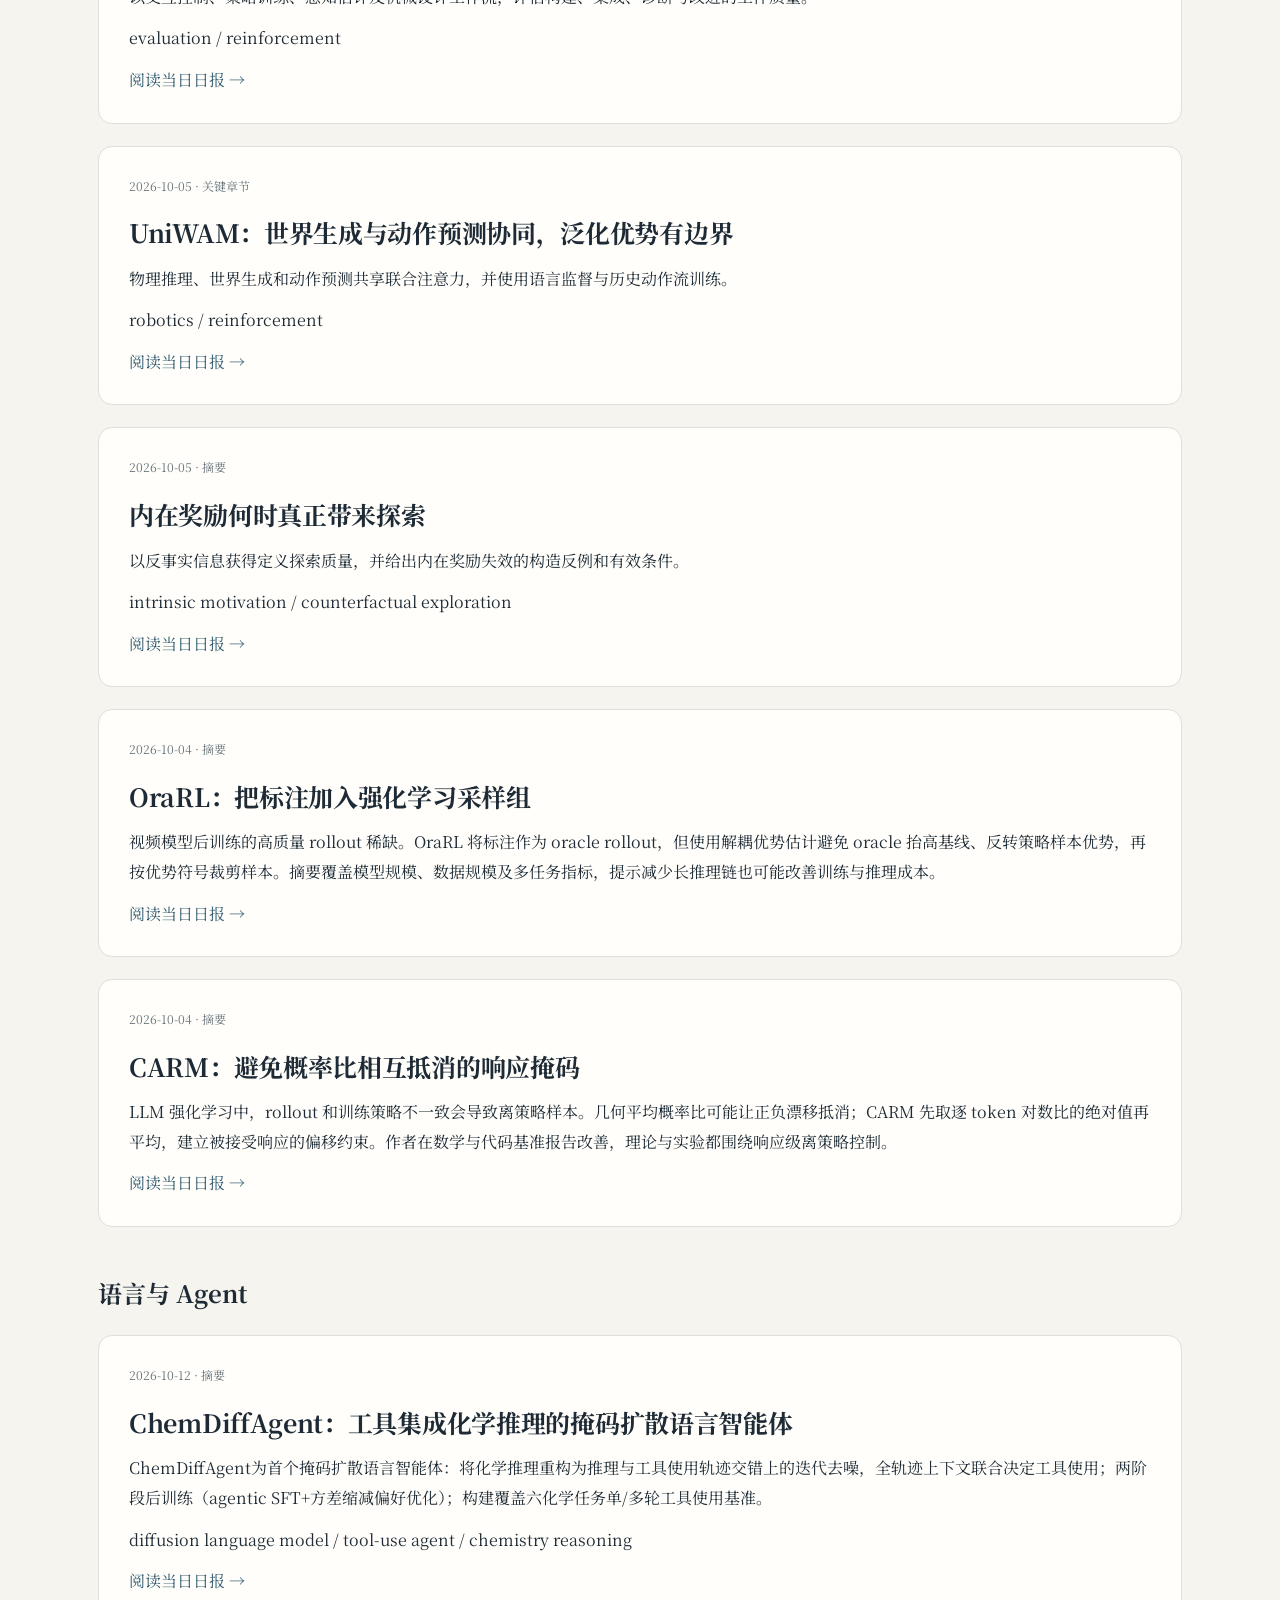
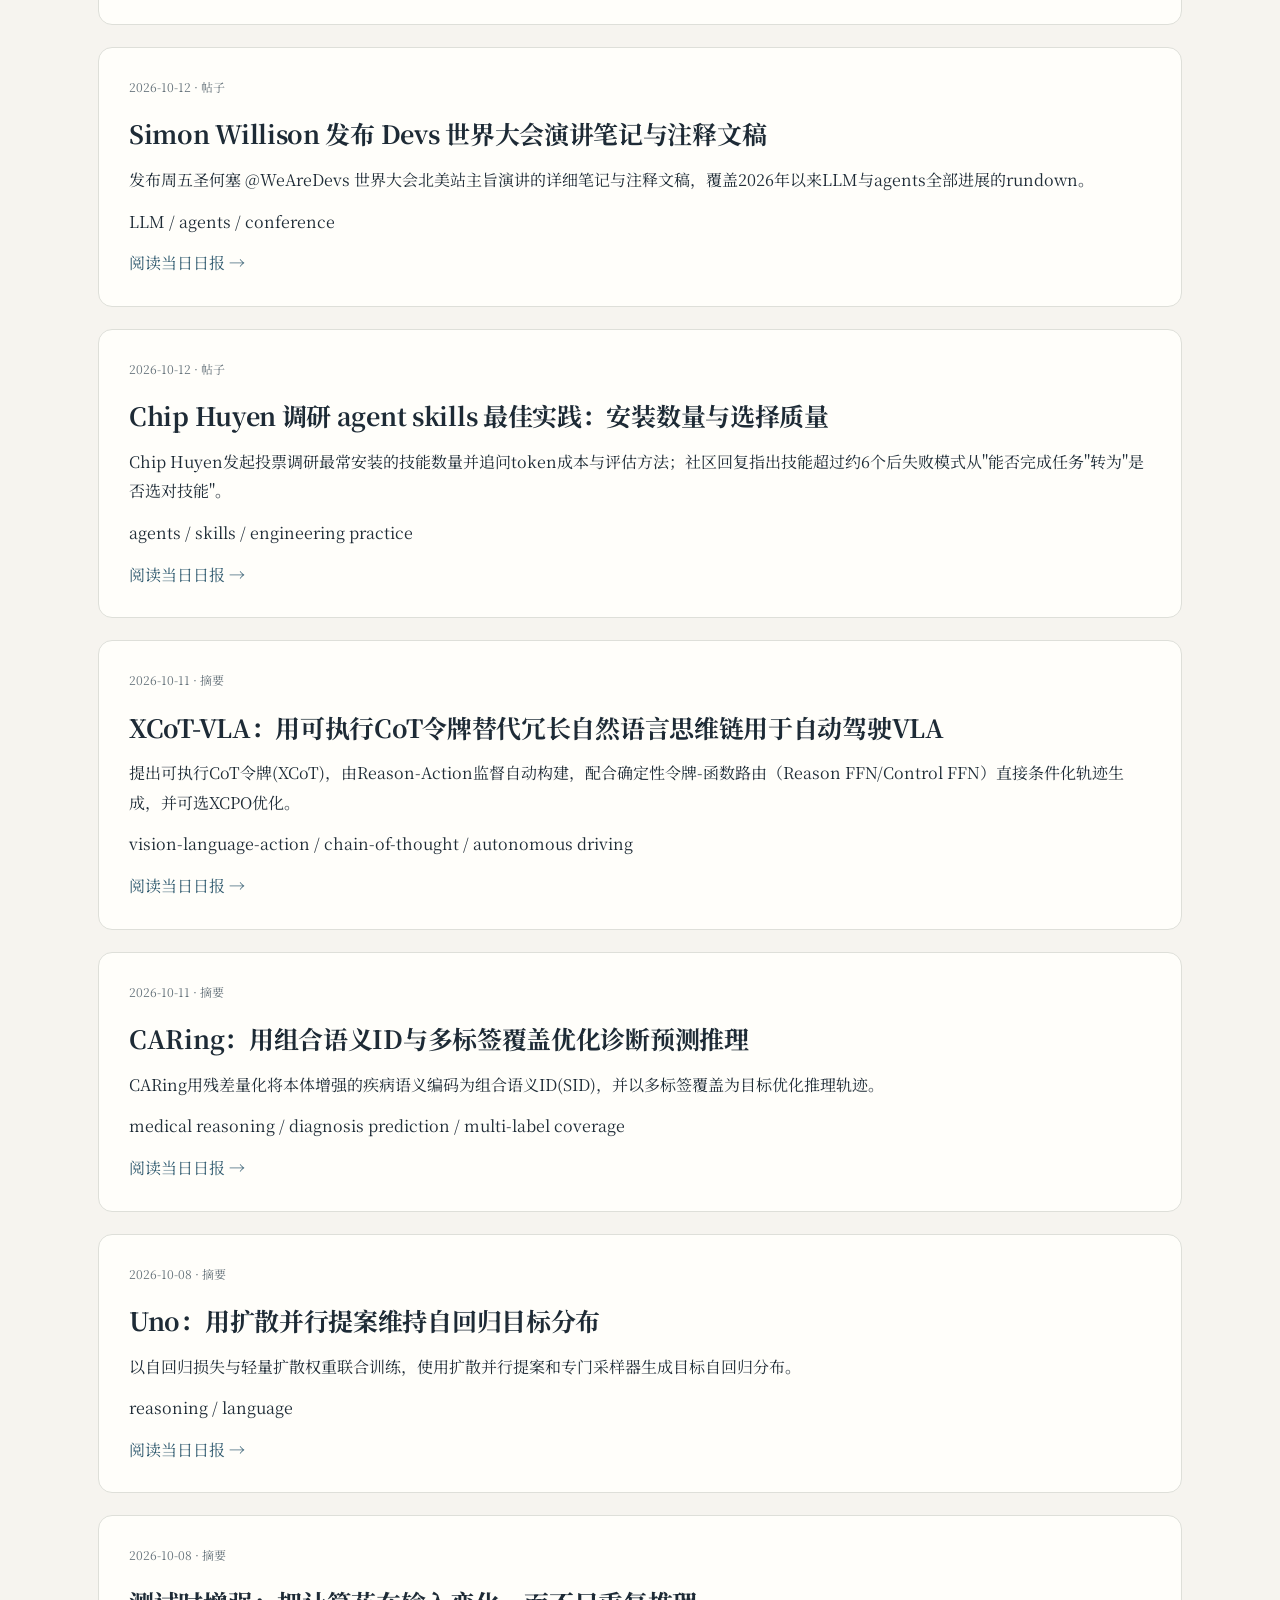
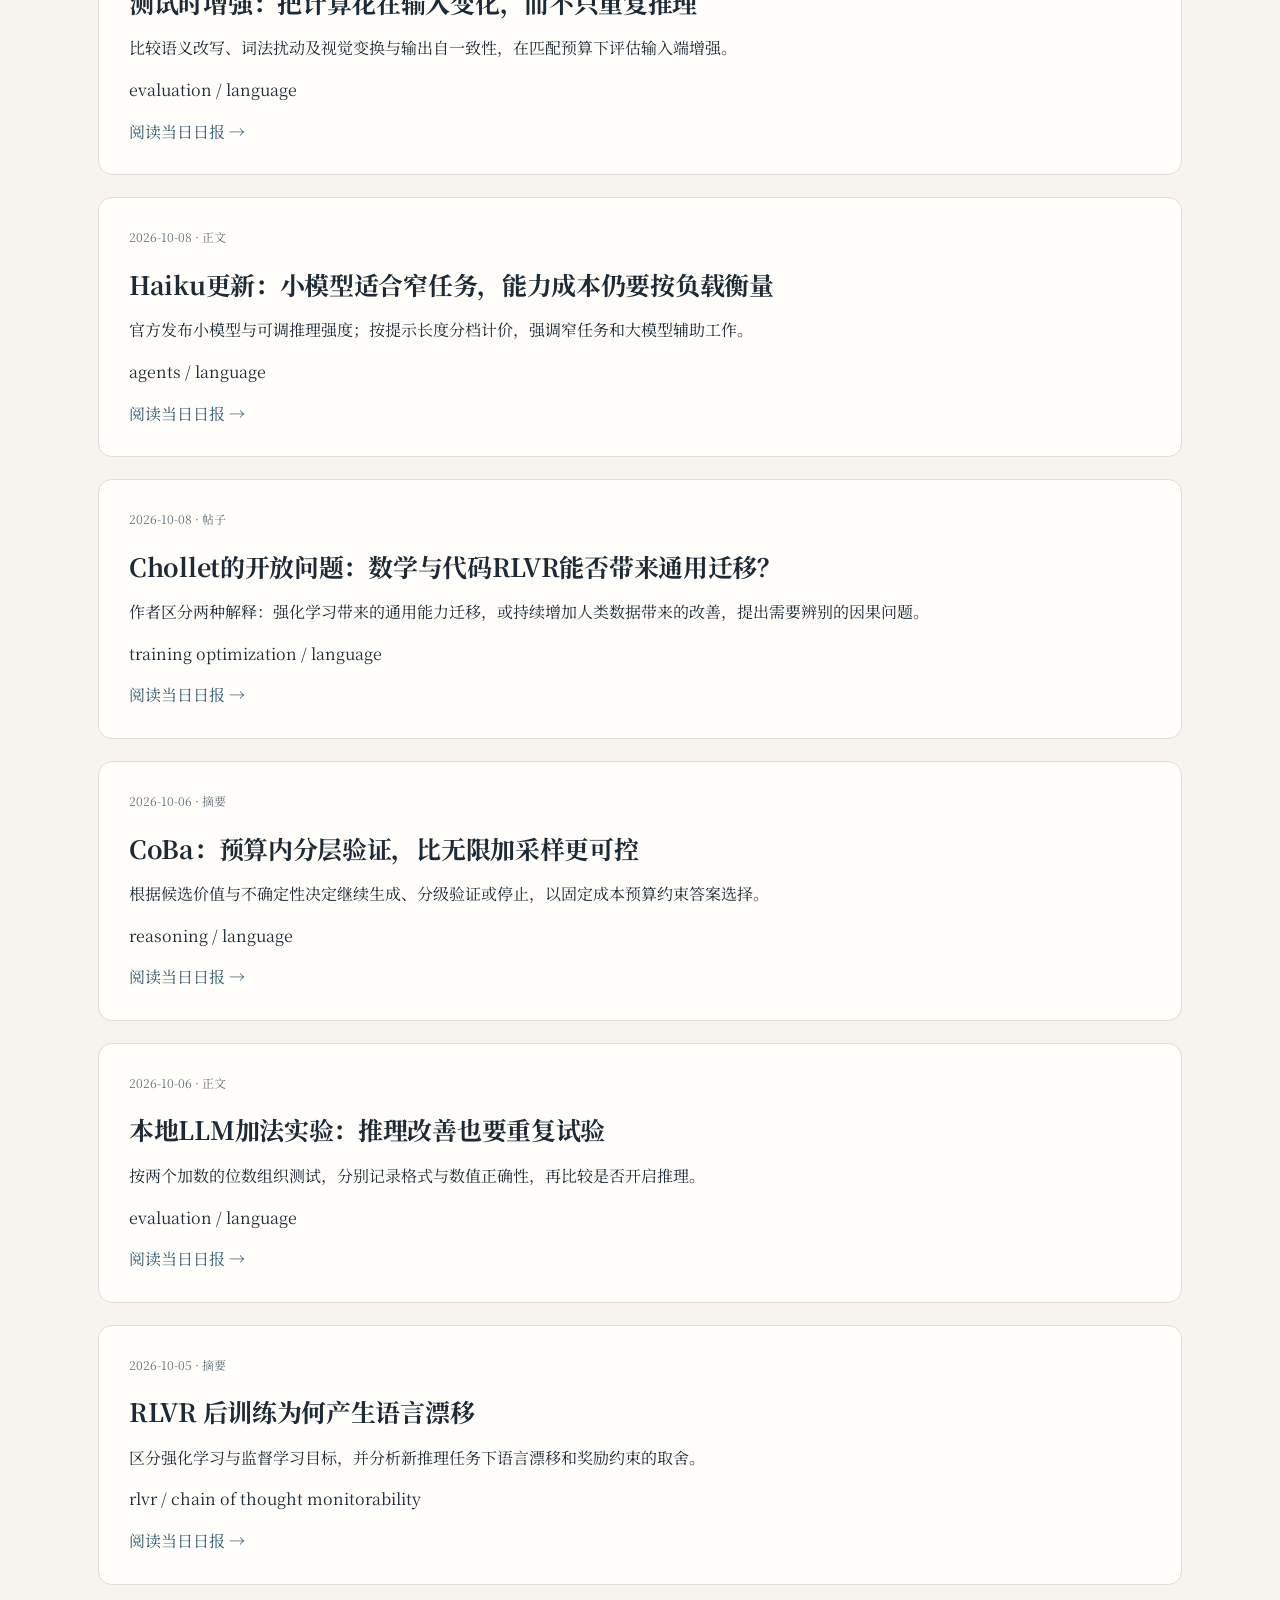
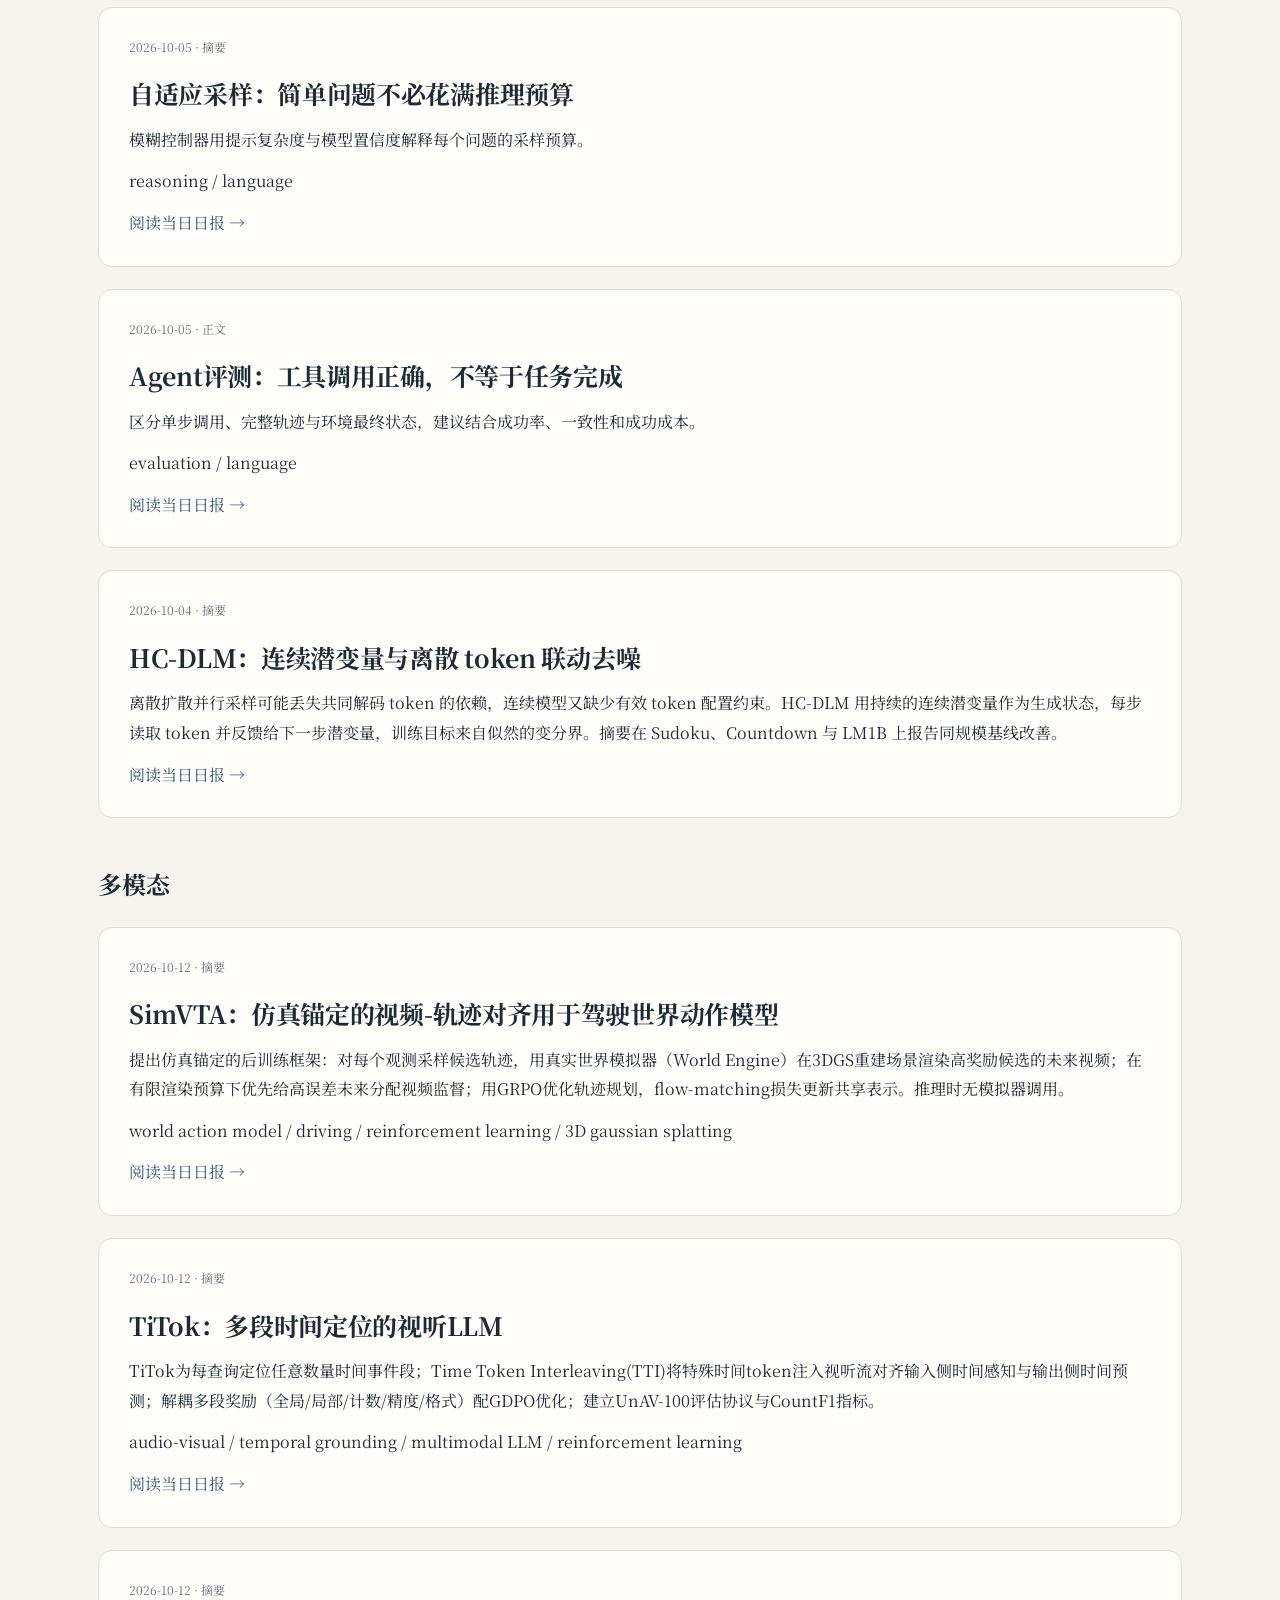
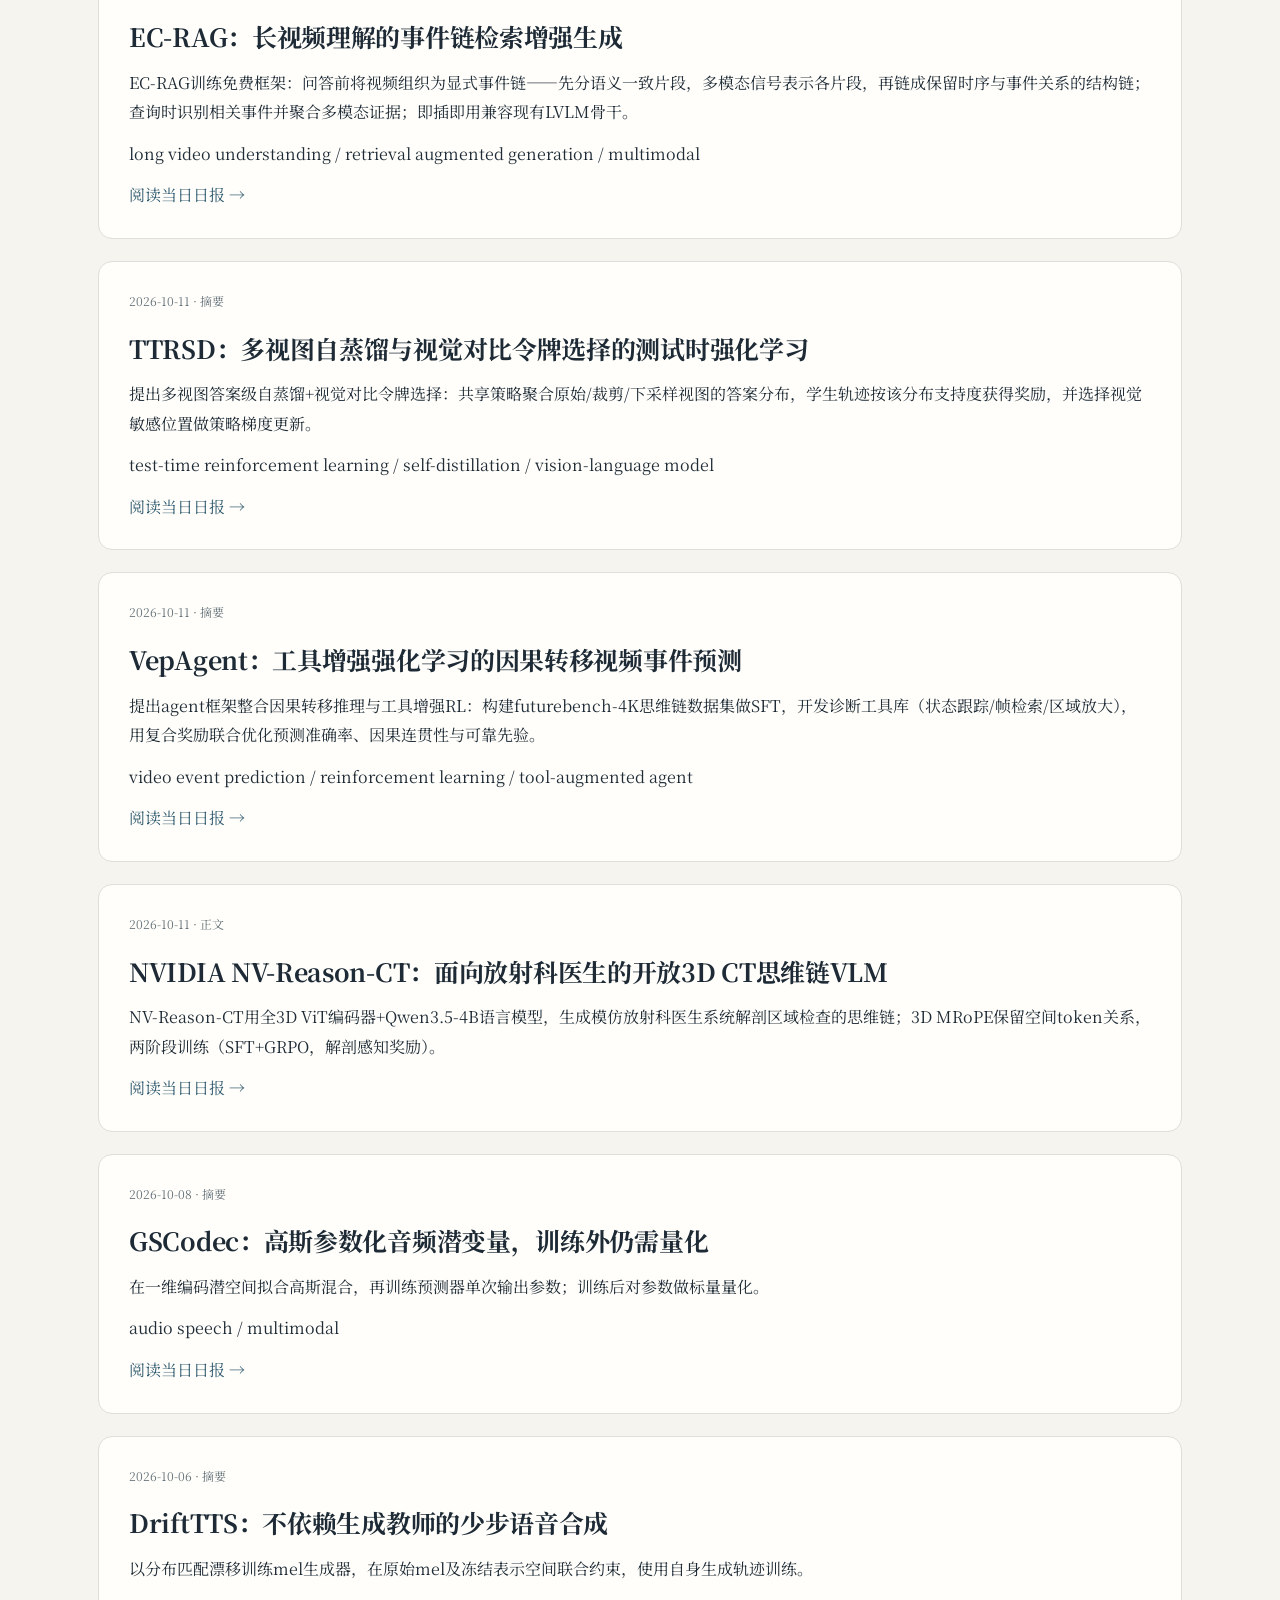
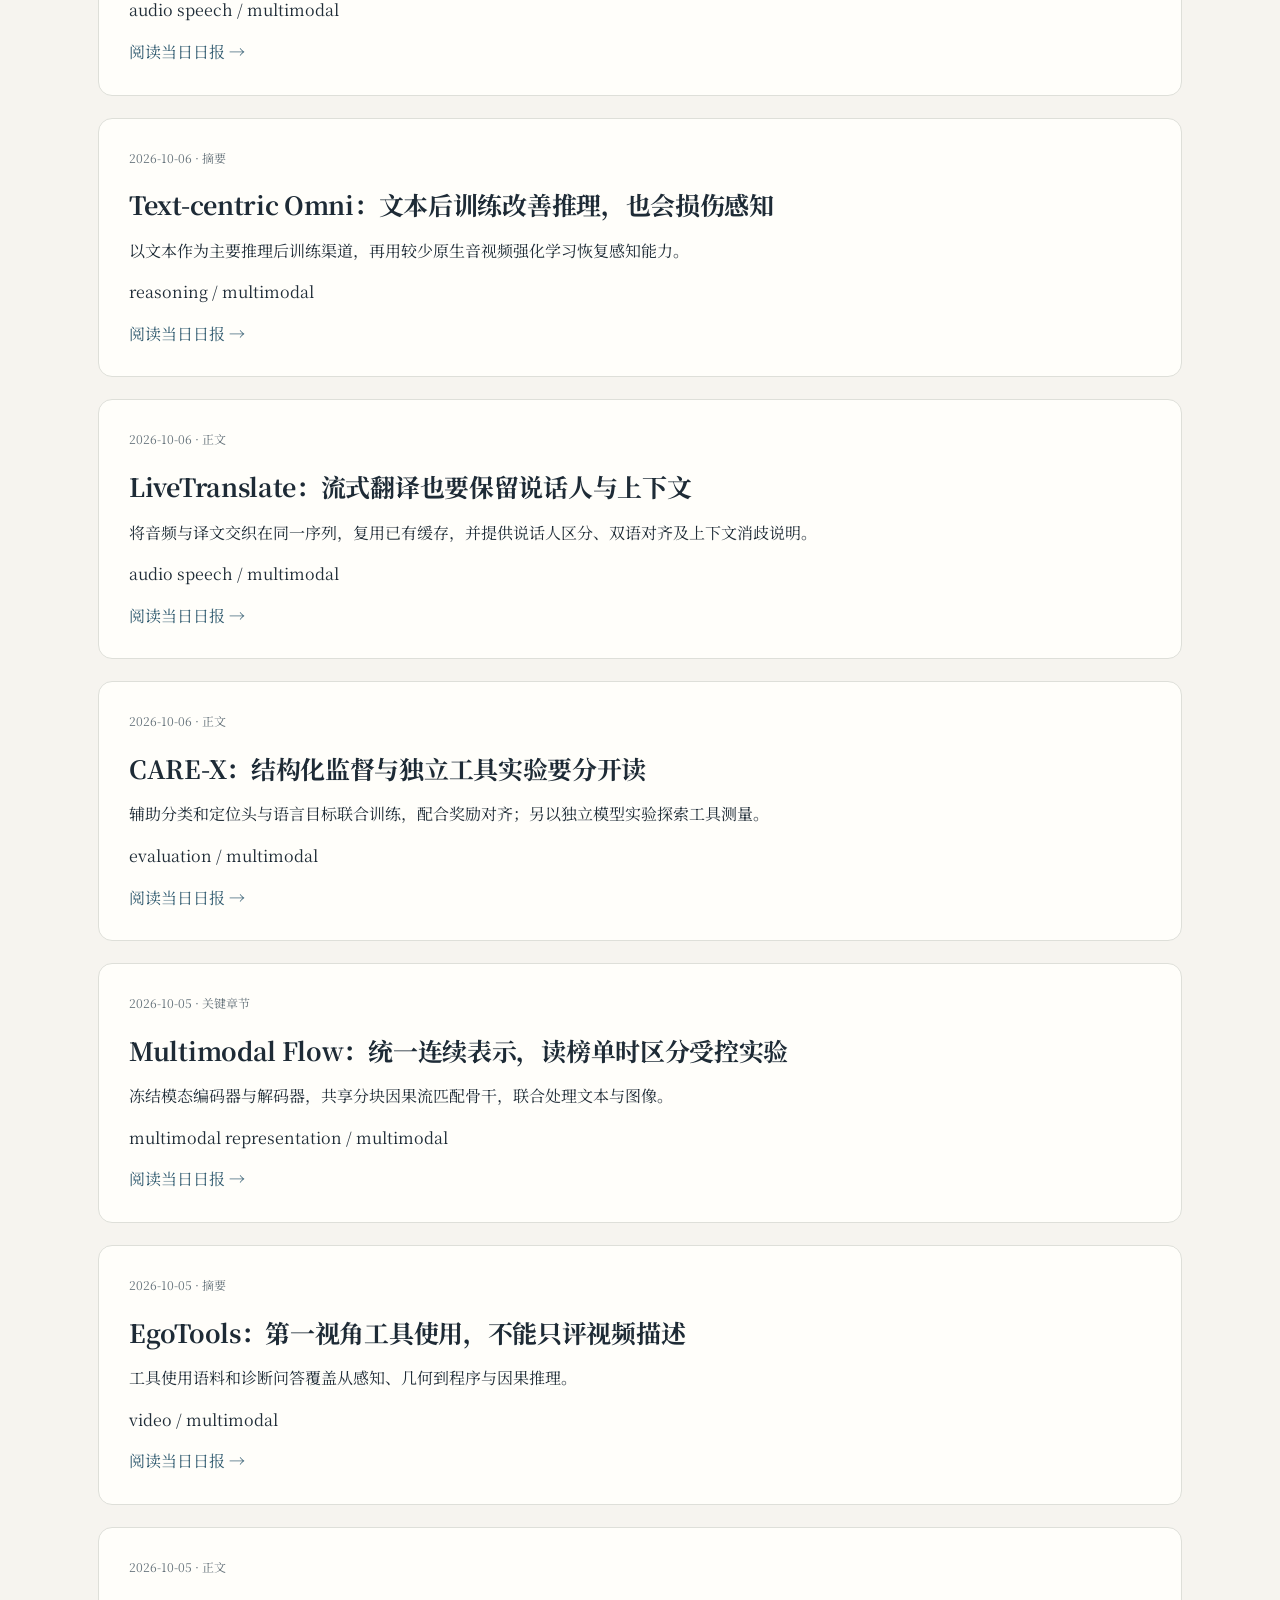
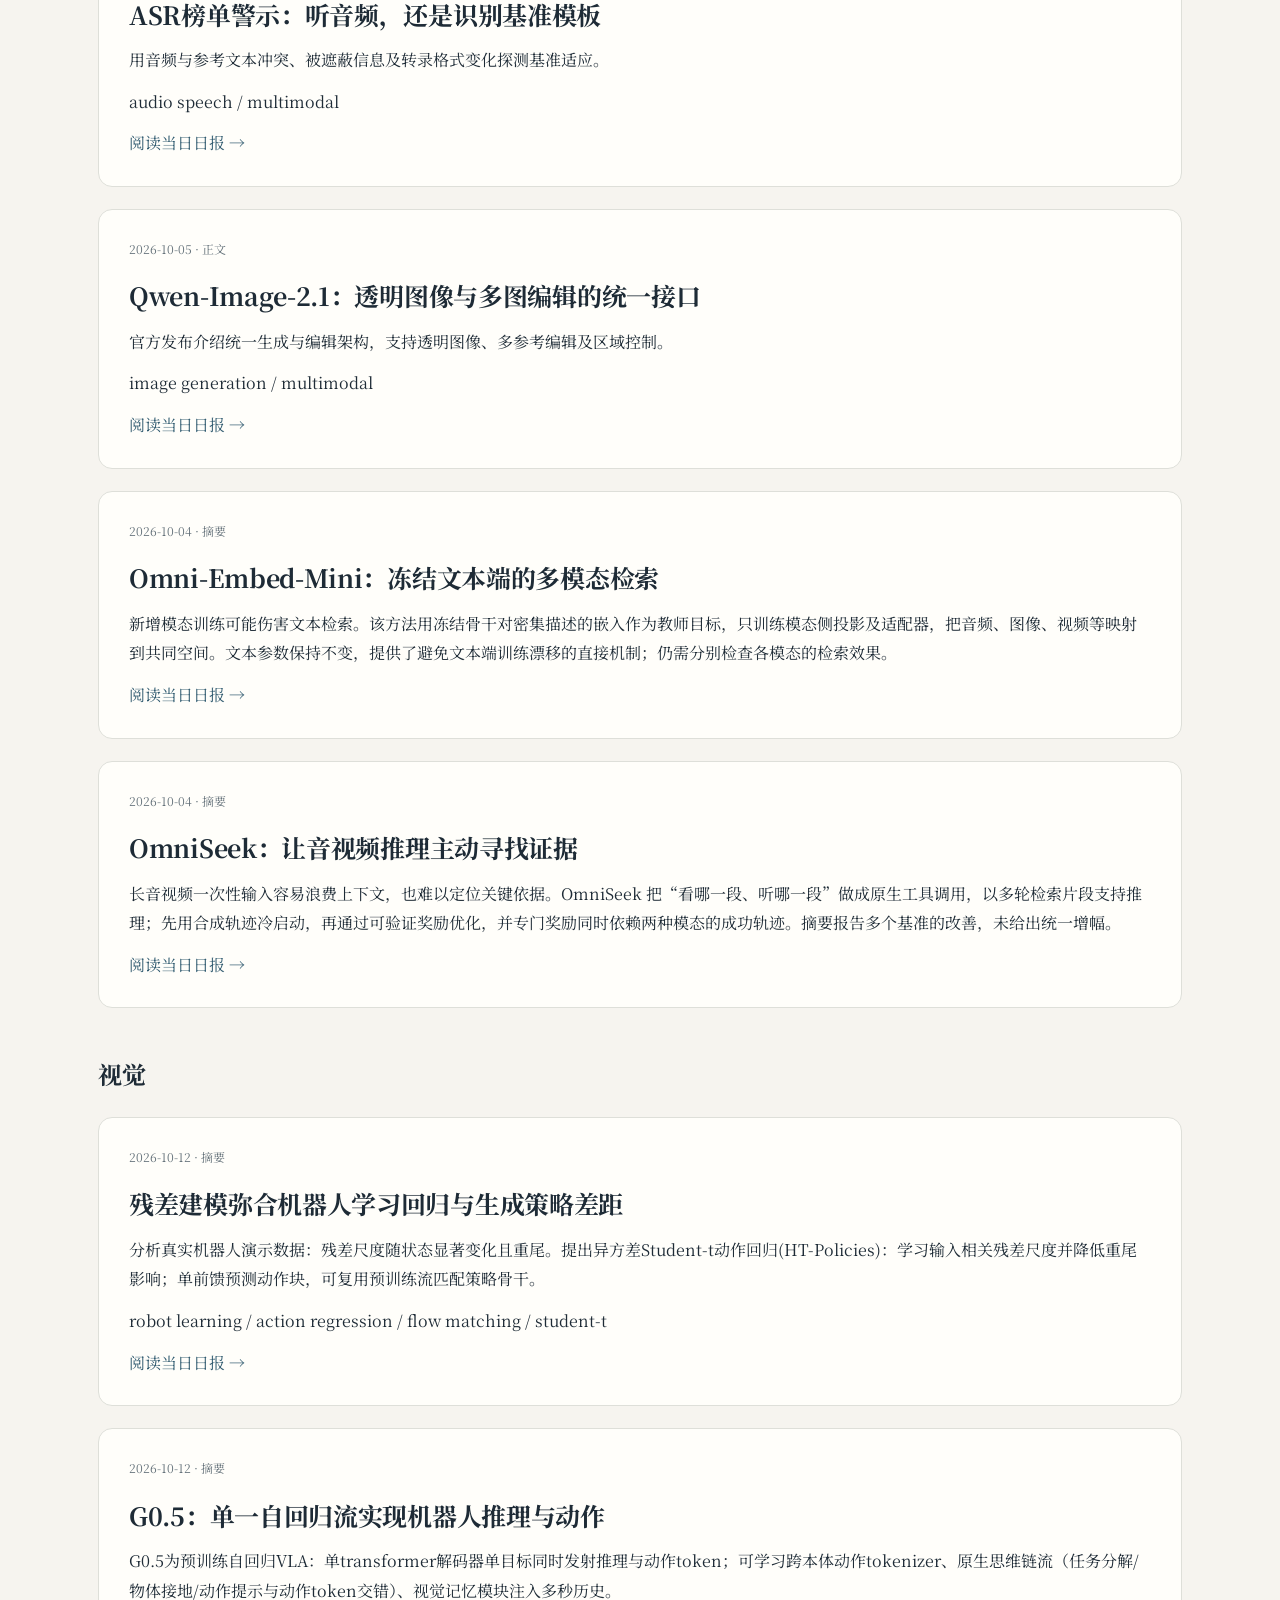
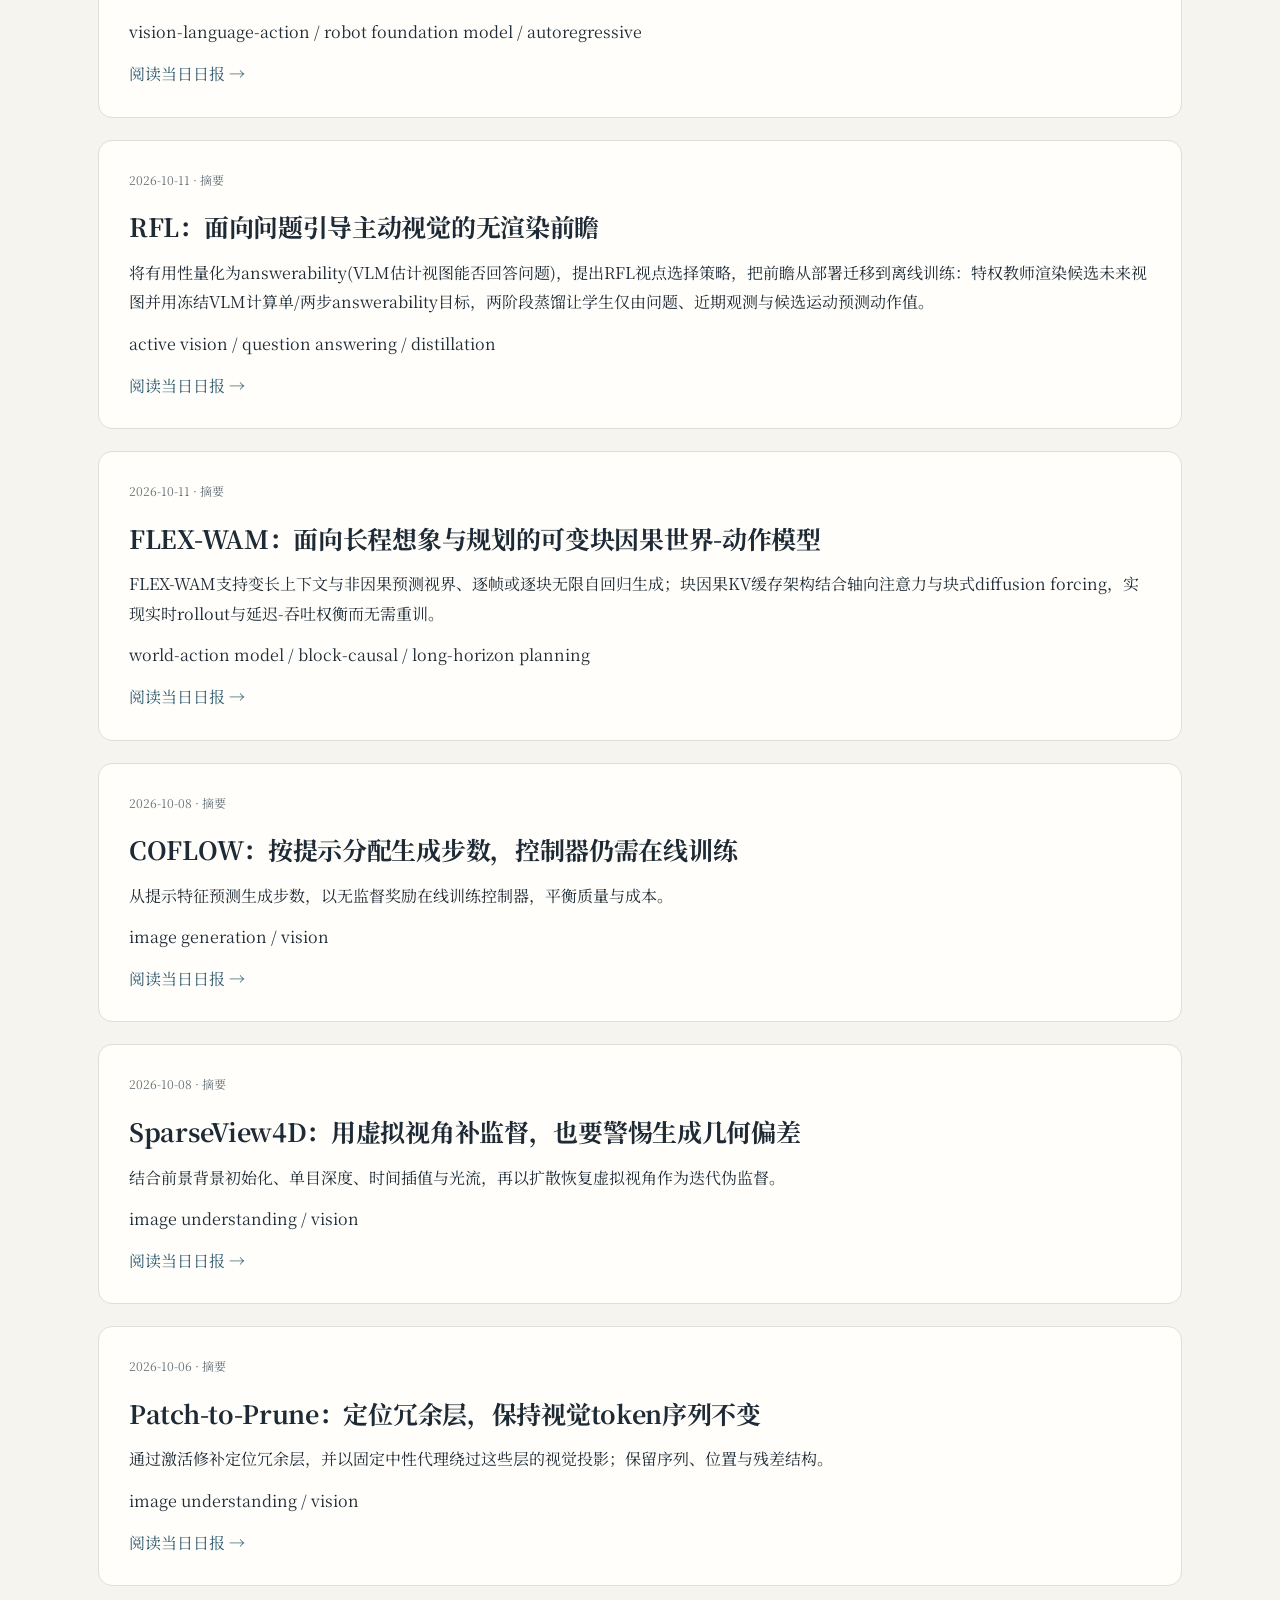
<file: docs/themes.html>
<!doctype html>
<html lang="zh-CN"><head><meta charset="utf-8"><meta name="viewport" content="width=device-width, initial-scale=1">
<meta name="digest-revision" content=""><title>研究主题归档</title>
<link rel="stylesheet" href="assets/digest.css?v=9bb3348f04f5"></head><body>
<header><nav><a class="brand" href="index.html">DIGEST<span>技术日报</span></a><a href="index.html">历史归档 ↗</a></nav></header>
<main><div class="masthead"><div class="date">RESEARCH</div><h1>研究主题归档</h1><p>来自已推送日报，按研究方向回看。</p></div><div class="tabs"><a href="#topic-reinforcement">强化学习</a><a href="#topic-language">语言与 Agent</a><a href="#topic-multimodal">多模态</a><a href="#topic-vision">视觉</a><a href="#topic-systems">AI 系统</a><a href="#topic-other">其他</a></div><section class="section" id="topic-reinforcement"><h2>强化学习</h2><article class="card"><div class="meta">2026-10-12 · 摘要</div><h3><a href="https://arxiv.org/abs/2610.13438v1" rel="noopener noreferrer">Rollout-Time Intervention：突破策略边界的Agentic强化学习</a></h3><p>RTI利用reward侧证据（评估rubric）在rollout期间将错误轨迹转化为成功轨迹，为策略很少独立解决的提供有效学习信号；过滤分布偏移过大的干预轨迹后引导策略优化。</p><p>reinforcement learning / LLM agents / rollout intervention</p><a href="2026-10-12.html#item-candidate:7d1b61b51708e43496d2bacc">阅读当日日报 →</a></article><article class="card"><div class="meta">2026-10-12 · 摘要</div><h3><a href="https://arxiv.org/abs/2610.12572v1" rel="noopener noreferrer">DiffusionART：高效、稳定、可扩展的扩散模型强化</a></h3><p>揭示NFT风格目标含隐藏的正向-反向一致性力（joint正负训练仅部分抵消）；DiffusionART将每提示奖励聚合为共享奖励提升方向，构造上消除一致性力，加trust-region掩码二次更新实现漂移自适应恢复且无需EMA调参；支持成对奖励模型(DiffusionART-Pairwise)。</p><p>diffusion models / reinforcement learning / reward optimization</p><a href="2026-10-12.html#item-candidate:d8cd449ebf6e3b41081fd96d">阅读当日日报 →</a></article><article class="card"><div class="meta">2026-10-11 · 摘要</div><h3><a href="https://arxiv.org/abs/2610.10889v1" rel="noopener noreferrer">SPLIT-RL：分阶段感知-语言推理训练与Claim级优势</a></h3><p>SPLIT-RL将VR与LR分两个不相交阶段训练，组相对优势按单一能力隔离误差，并引入Claim级优势(CLA-GRPO)在原子视觉claim层面提供细粒度优势。</p><p>reinforcement learning / perception-language reasoning / GRPO</p><a href="2026-10-11.html#item-candidate:34ad84dfdb6a748b2ba4609f">阅读当日日报 →</a></article><article class="card"><div class="meta">2026-10-11 · 摘要</div><h3><a href="https://arxiv.org/abs/2608.10964v1" rel="noopener noreferrer">CARE：面向可靠医疗VQA的置信度感知推理</a></h3><p>双阶段流水线：可扩展Medical-CoT合成提供SFT冷启动数据；GRPO配新Confidence-Aware Reward(CAR)将模型置信度与诊断正确性绑定进奖励信号。</p><p>medical VQA / confidence calibration / reinforcement learning</p><a href="2026-10-11.html#item-candidate:0cdeaf5af595081bd43f66e1">阅读当日日报 →</a></article><article class="card"><div class="meta">2026-10-11 · 正文</div><h3><a href="https://www.microsoft.com/en-us/research/blog/agent-lightning-v1-0-a-3500-line-lightweight-agentic-rl-framework-for-training-agents-with-real-harnesses" rel="noopener noreferrer">Microsoft Agent Lightning v1.0：约3500行的轻量Harnessed Agentic RL框架</a></h3><p>微软亚洲研究院提出Harnessed Agentic RL训练范式：部署所用的同一agent harness直接参与强化学习；Agent Lightning v1.0以约3500行实现完整控制平面，原生Kubernetes支持，无商业沙箱依赖。</p><p></p><a href="2026-10-11.html#item-candidate:0639dee7e173a67108839b58">阅读当日日报 →</a></article><article class="card"><div class="meta">2026-10-08 · 关键章节</div><h3><a href="https://arxiv.org/abs/2610.06617v1" rel="noopener noreferrer">RealtimeWAM：蒸馏恢复单步动作质量，异步执行仍有适用边界</a></h3><p>以教师终点锚定一致性蒸馏训练动作专家；视频与动作CUDA流按块键值就绪事件同步。</p><p>robotics / reinforcement</p><a href="2026-10-08.html#item-candidate:fbfedc0295010a9adf8af9c2">阅读当日日报 →</a></article><article class="card"><div class="meta">2026-10-08 · 摘要</div><h3><a href="https://arxiv.org/abs/2610.06610v1" rel="noopener noreferrer">代理反馈Bandit：只为影响决策且仍不确定的真实结果付费</a></h3><p>先观察代理，再按决策相关性及代理后残余不确定性选择获取真实结果，分析有限策略类遗憾。</p><p>rl optimization / reinforcement</p><a href="2026-10-08.html#item-candidate:f7188a7d6b7d3eec644bc790">阅读当日日报 →</a></article><article class="card"><div class="meta">2026-10-06 · 摘要</div><h3><a href="https://www.nature.com/articles/s42256-026-01297-7" rel="noopener noreferrer">外骨骼控制路线图：由任务分类转向连续生理状态</a></h3><p>观点文章主张以实时生理状态，尤其生物关节力矩，替代离散任务分类来估计辅助意图。</p><p>robotics / reinforcement</p><a href="2026-10-06.html#item-candidate:e4301d9e36ce779a413ee998">阅读当日日报 →</a></article><article class="card"><div class="meta">2026-10-06 · 关键章节</div><h3><a href="https://arxiv.org/abs/2610.03391v1" rel="noopener noreferrer">NAVA-WAM：先学视频再学动作，真机结果仍是小样本</a></h3><p>冻结视频专家，以未来视频流目标训练动作专家；后训练联合视频与动作流，推理缓存视觉特征并仅对动作去噪。</p><p>robotics / reinforcement</p><a href="2026-10-06.html#item-candidate:7ca61f0dc57fab8f1cc569df">阅读当日日报 →</a></article><article class="card"><div class="meta">2026-10-06 · 摘要</div><h3><a href="https://arxiv.org/abs/2609.34210" rel="noopener noreferrer">RLE-Bench：机器人开发Agent，评工件而不只评控制</a></h3><p>以交互控制、策略训练、感知估计及机械设计工作流，评估构建、集成、诊断与改进的工件质量。</p><p>evaluation / reinforcement</p><a href="2026-10-06.html#item-candidate:0c0d87658d48ea5aeddd6f81">阅读当日日报 →</a></article><article class="card"><div class="meta">2026-10-05 · 关键章节</div><h3><a href="https://arxiv.org/abs/2610.02054v1" rel="noopener noreferrer">UniWAM：世界生成与动作预测协同，泛化优势有边界</a></h3><p>物理推理、世界生成和动作预测共享联合注意力，并使用语言监督与历史动作流训练。</p><p>robotics / reinforcement</p><a href="2026-10-05.html#item-candidate:a4ba37a90266f062cd056fef">阅读当日日报 →</a></article><article class="card"><div class="meta">2026-10-05 · 摘要</div><h3><a href="https://arxiv.org/abs/2610.02159v1" rel="noopener noreferrer">内在奖励何时真正带来探索</a></h3><p>以反事实信息获得定义探索质量，并给出内在奖励失效的构造反例和有效条件。</p><p>intrinsic motivation / counterfactual exploration</p><a href="2026-10-05.html#item-candidate:ff99e574698e9bdc7bc4de81">阅读当日日报 →</a></article><article class="card"><div class="meta">2026-10-04 · 摘要</div><h3><a href="https://arxiv.org/abs/2608.20492" rel="noopener noreferrer">OraRL：把标注加入强化学习采样组</a></h3><p>视频模型后训练的高质量 rollout 稀缺。OraRL 将标注作为 oracle rollout，但使用解耦优势估计避免 oracle 抬高基线、反转策略样本优势，再按优势符号裁剪样本。摘要覆盖模型规模、数据规模及多任务指标，提示减少长推理链也可能改善训练与推理成本。</p><p></p><a href="2026-10-04.html">阅读当日日报 →</a></article><article class="card"><div class="meta">2026-10-04 · 摘要</div><h3><a href="https://arxiv.org/abs/2610.02039v1" rel="noopener noreferrer">CARM：避免概率比相互抵消的响应掩码</a></h3><p>LLM 强化学习中，rollout 和训练策略不一致会导致离策略样本。几何平均概率比可能让正负漂移抵消；CARM 先取逐 token 对数比的绝对值再平均，建立被接受响应的偏移约束。作者在数学与代码基准报告改善，理论与实验都围绕响应级离策略控制。</p><p></p><a href="2026-10-04.html">阅读当日日报 →</a></article></section><section class="section" id="topic-language"><h2>语言与 Agent</h2><article class="card"><div class="meta">2026-10-12 · 摘要</div><h3><a href="https://arxiv.org/abs/2610.13330v1" rel="noopener noreferrer">ChemDiffAgent：工具集成化学推理的掩码扩散语言智能体</a></h3><p>ChemDiffAgent为首个掩码扩散语言智能体：将化学推理重构为推理与工具使用轨迹交错上的迭代去噪，全轨迹上下文联合决定工具使用；两阶段后训练（agentic SFT+方差缩减偏好优化）；构建覆盖六化学任务单/多轮工具使用基准。</p><p>diffusion language model / tool-use agent / chemistry reasoning</p><a href="2026-10-12.html#item-candidate:bd57f07bf1036f0b04e889d1">阅读当日日报 →</a></article><article class="card"><div class="meta">2026-10-12 · 帖子</div><h3><a href="https://x.com/simonw/status/2104630129528037415" rel="noopener noreferrer">Simon Willison 发布 Devs 世界大会演讲笔记与注释文稿</a></h3><p>发布周五圣何塞 @WeAreDevs 世界大会北美站主旨演讲的详细笔记与注释文稿，覆盖2026年以来LLM与agents全部进展的rundown。</p><p>LLM / agents / conference</p><a href="2026-10-12.html#item-candidate:33ce3351f8c069816be93d93">阅读当日日报 →</a></article><article class="card"><div class="meta">2026-10-12 · 帖子</div><h3><a href="https://x.com/chipro/status/2092303355670606292" rel="noopener noreferrer">Chip Huyen 调研 agent skills 最佳实践：安装数量与选择质量</a></h3><p>Chip Huyen发起投票调研最常安装的技能数量并追问token成本与评估方法；社区回复指出技能超过约6个后失败模式从&quot;能否完成任务&quot;转为&quot;是否选对技能&quot;。</p><p>agents / skills / engineering practice</p><a href="2026-10-12.html#item-candidate:9aa5e7de495d66f2ef1427f6">阅读当日日报 →</a></article><article class="card"><div class="meta">2026-10-11 · 摘要</div><h3><a href="https://arxiv.org/abs/2608.10976v1" rel="noopener noreferrer">XCoT-VLA：用可执行CoT令牌替代冗长自然语言思维链用于自动驾驶VLA</a></h3><p>提出可执行CoT令牌(XCoT)，由Reason-Action监督自动构建，配合确定性令牌-函数路由（Reason FFN/Control FFN）直接条件化轨迹生成，并可选XCPO优化。</p><p>vision-language-action / chain-of-thought / autonomous driving</p><a href="2026-10-11.html#item-candidate:e4a62572eba9fbf6ed7df16e">阅读当日日报 →</a></article><article class="card"><div class="meta">2026-10-11 · 摘要</div><h3><a href="https://arxiv.org/abs/2610.10641v1" rel="noopener noreferrer">CARing：用组合语义ID与多标签覆盖优化诊断预测推理</a></h3><p>CARing用残差量化将本体增强的疾病语义编码为组合语义ID(SID)，并以多标签覆盖为目标优化推理轨迹。</p><p>medical reasoning / diagnosis prediction / multi-label coverage</p><a href="2026-10-11.html#item-candidate:293abca3314d30a295d5ab3f">阅读当日日报 →</a></article><article class="card"><div class="meta">2026-10-08 · 摘要</div><h3><a href="https://arxiv.org/abs/2609.04010" rel="noopener noreferrer">Uno：用扩散并行提案维持自回归目标分布</a></h3><p>以自回归损失与轻量扩散权重联合训练，使用扩散并行提案和专门采样器生成目标自回归分布。</p><p>reasoning / language</p><a href="2026-10-08.html#item-candidate:14b96ac15ffe050e0fe8df7a">阅读当日日报 →</a></article><article class="card"><div class="meta">2026-10-08 · 摘要</div><h3><a href="https://arxiv.org/abs/2608.09351v1" rel="noopener noreferrer">测试时增强：把计算花在输入变化，而不只重复推理</a></h3><p>比较语义改写、词法扰动及视觉变换与输出自一致性，在匹配预算下评估输入端增强。</p><p>evaluation / language</p><a href="2026-10-08.html#item-candidate:a41a1698a5e065fb02b5b8ea">阅读当日日报 →</a></article><article class="card"><div class="meta">2026-10-08 · 正文</div><h3><a href="https://www.anthropic.com/claude-haiku-5-5" rel="noopener noreferrer">Haiku更新：小模型适合窄任务，能力成本仍要按负载衡量</a></h3><p>官方发布小模型与可调推理强度；按提示长度分档计价，强调窄任务和大模型辅助工作。</p><p>agents / language</p><a href="2026-10-08.html#item-candidate:31d3fae8972db9e4ad1171f5">阅读当日日报 →</a></article><article class="card"><div class="meta">2026-10-08 · 帖子</div><h3><a href="https://x.com/fchollet/status/2107625225768858076" rel="noopener noreferrer">Chollet的开放问题：数学与代码RLVR能否带来通用迁移？</a></h3><p>作者区分两种解释：强化学习带来的通用能力迁移，或持续增加人类数据带来的改善，提出需要辨别的因果问题。</p><p>training optimization / language</p><a href="2026-10-08.html#item-candidate:30822da59bdcc3ad921cc73e">阅读当日日报 →</a></article><article class="card"><div class="meta">2026-10-06 · 摘要</div><h3><a href="https://arxiv.org/abs/2608.07424v2" rel="noopener noreferrer">CoBa：预算内分层验证，比无限加采样更可控</a></h3><p>根据候选价值与不确定性决定继续生成、分级验证或停止，以固定成本预算约束答案选择。</p><p>reasoning / language</p><a href="2026-10-06.html#item-candidate:781323e10506b05f804ae806">阅读当日日报 →</a></article><article class="card"><div class="meta">2026-10-06 · 正文</div><h3><a href="https://x.com/simonw/status/2107158711798218848" rel="noopener noreferrer">本地LLM加法实验：推理改善也要重复试验</a></h3><p>按两个加数的位数组织测试，分别记录格式与数值正确性，再比较是否开启推理。</p><p>evaluation / language</p><a href="2026-10-06.html#item-candidate:1fed48f3b658c10e13b0518f">阅读当日日报 →</a></article><article class="card"><div class="meta">2026-10-05 · 摘要</div><h3><a href="https://arxiv.org/abs/2610.02015v1" rel="noopener noreferrer">RLVR 后训练为何产生语言漂移</a></h3><p>区分强化学习与监督学习目标，并分析新推理任务下语言漂移和奖励约束的取舍。</p><p>rlvr / chain of thought monitorability</p><a href="2026-10-05.html#item-candidate:f5dd9516b58350087e46da45">阅读当日日报 →</a></article><article class="card"><div class="meta">2026-10-05 · 摘要</div><h3><a href="https://arxiv.org/abs/2608.03961v1" rel="noopener noreferrer">自适应采样：简单问题不必花满推理预算</a></h3><p>模糊控制器用提示复杂度与模型置信度解释每个问题的采样预算。</p><p>reasoning / language</p><a href="2026-10-05.html#item-candidate:2044b0360f1ca226963ffb2d">阅读当日日报 →</a></article><article class="card"><div class="meta">2026-10-05 · 正文</div><h3><a href="https://developer.nvidia.com/blog/how-to-evaluate-ai-agents-from-tool-calls-to-task-completion" rel="noopener noreferrer">Agent评测：工具调用正确，不等于任务完成</a></h3><p>区分单步调用、完整轨迹与环境最终状态，建议结合成功率、一致性和成功成本。</p><p>evaluation / language</p><a href="2026-10-05.html#item-candidate:d50f4aa93c5c91ddea4b5f26">阅读当日日报 →</a></article><article class="card"><div class="meta">2026-10-04 · 摘要</div><h3><a href="https://arxiv.org/abs/2610.02193v1" rel="noopener noreferrer">HC-DLM：连续潜变量与离散 token 联动去噪</a></h3><p>离散扩散并行采样可能丢失共同解码 token 的依赖，连续模型又缺少有效 token 配置约束。HC-DLM 用持续的连续潜变量作为生成状态，每步读取 token 并反馈给下一步潜变量，训练目标来自似然的变分界。摘要在 Sudoku、Countdown 与 LM1B 上报告同规模基线改善。</p><p></p><a href="2026-10-04.html">阅读当日日报 →</a></article></section><section class="section" id="topic-multimodal"><h2>多模态</h2><article class="card"><div class="meta">2026-10-12 · 摘要</div><h3><a href="https://arxiv.org/abs/2610.13781v1" rel="noopener noreferrer">SimVTA：仿真锚定的视频-轨迹对齐用于驾驶世界动作模型</a></h3><p>提出仿真锚定的后训练框架：对每个观测采样候选轨迹，用真实世界模拟器（World Engine）在3DGS重建场景渲染高奖励候选的未来视频；在有限渲染预算下优先给高误差未来分配视频监督；用GRPO优化轨迹规划，flow-matching损失更新共享表示。推理时无模拟器调用。</p><p>world action model / driving / reinforcement learning / 3D gaussian splatting</p><a href="2026-10-12.html#item-candidate:29c57730d6c3d811b8b963b8">阅读当日日报 →</a></article><article class="card"><div class="meta">2026-10-12 · 摘要</div><h3><a href="https://arxiv.org/abs/2610.09408v1" rel="noopener noreferrer">TiTok：多段时间定位的视听LLM</a></h3><p>TiTok为每查询定位任意数量时间事件段；Time Token Interleaving(TTI)将特殊时间token注入视听流对齐输入侧时间感知与输出侧时间预测；解耦多段奖励（全局/局部/计数/精度/格式）配GDPO优化；建立UnAV-100评估协议与CountF1指标。</p><p>audio-visual / temporal grounding / multimodal LLM / reinforcement learning</p><a href="2026-10-12.html#item-candidate:e21d0b4e2ce08a9f1c992d78">阅读当日日报 →</a></article><article class="card"><div class="meta">2026-10-12 · 摘要</div><h3><a href="https://arxiv.org/abs/2610.08674v1" rel="noopener noreferrer">EC-RAG：长视频理解的事件链检索增强生成</a></h3><p>EC-RAG训练免费框架：问答前将视频组织为显式事件链——先分语义一致片段，多模态信号表示各片段，再链成保留时序与事件关系的结构链；查询时识别相关事件并聚合多模态证据；即插即用兼容现有LVLM骨干。</p><p>long video understanding / retrieval augmented generation / multimodal</p><a href="2026-10-12.html#item-candidate:98f09933ff2d7dd00c4ba011">阅读当日日报 →</a></article><article class="card"><div class="meta">2026-10-11 · 摘要</div><h3><a href="https://arxiv.org/abs/2609.33414" rel="noopener noreferrer">TTRSD：多视图自蒸馏与视觉对比令牌选择的测试时强化学习</a></h3><p>提出多视图答案级自蒸馏+视觉对比令牌选择：共享策略聚合原始/裁剪/下采样视图的答案分布，学生轨迹按该分布支持度获得奖励，并选择视觉敏感位置做策略梯度更新。</p><p>test-time reinforcement learning / self-distillation / vision-language model</p><a href="2026-10-11.html#item-candidate:cded1106d8e655a01ad56df1">阅读当日日报 →</a></article><article class="card"><div class="meta">2026-10-11 · 摘要</div><h3><a href="https://arxiv.org/abs/2610.06293v1" rel="noopener noreferrer">VepAgent：工具增强强化学习的因果转移视频事件预测</a></h3><p>提出agent框架整合因果转移推理与工具增强RL：构建futurebench-4K思维链数据集做SFT，开发诊断工具库（状态跟踪/帧检索/区域放大），用复合奖励联合优化预测准确率、因果连贯性与可靠先验。</p><p>video event prediction / reinforcement learning / tool-augmented agent</p><a href="2026-10-11.html#item-candidate:b4cafb20bdc06b2352d51d6d">阅读当日日报 →</a></article><article class="card"><div class="meta">2026-10-11 · 正文</div><h3><a href="https://developer.nvidia.com/blog/introducing-nv-reason-ct-open-3d-ct-vlm-for-radiologist-chain-of-thought-reasoning" rel="noopener noreferrer">NVIDIA NV-Reason-CT：面向放射科医生的开放3D CT思维链VLM</a></h3><p>NV-Reason-CT用全3D ViT编码器+Qwen3.5-4B语言模型，生成模仿放射科医生系统解剖区域检查的思维链；3D MRoPE保留空间token关系，两阶段训练（SFT+GRPO，解剖感知奖励）。</p><p></p><a href="2026-10-11.html#item-candidate:b08a743237fa4c06cd40e3d9">阅读当日日报 →</a></article><article class="card"><div class="meta">2026-10-08 · 摘要</div><h3><a href="https://arxiv.org/abs/2610.04651v1" rel="noopener noreferrer">GSCodec：高斯参数化音频潜变量，训练外仍需量化</a></h3><p>在一维编码潜空间拟合高斯混合，再训练预测器单次输出参数；训练后对参数做标量量化。</p><p>audio speech / multimodal</p><a href="2026-10-08.html#item-candidate:2619d1f6aaae1fdfffa973d1">阅读当日日报 →</a></article><article class="card"><div class="meta">2026-10-06 · 摘要</div><h3><a href="https://arxiv.org/abs/2610.03390v1" rel="noopener noreferrer">DriftTTS：不依赖生成教师的少步语音合成</a></h3><p>以分布匹配漂移训练mel生成器，在原始mel及冻结表示空间联合约束，使用自身生成轨迹训练。</p><p>audio speech / multimodal</p><a href="2026-10-06.html#item-candidate:25914afe88bc926f800cce8b">阅读当日日报 →</a></article><article class="card"><div class="meta">2026-10-06 · 摘要</div><h3><a href="https://arxiv.org/abs/2610.02819v1" rel="noopener noreferrer">Text-centric Omni：文本后训练改善推理，也会损伤感知</a></h3><p>以文本作为主要推理后训练渠道，再用较少原生音视频强化学习恢复感知能力。</p><p>reasoning / multimodal</p><a href="2026-10-06.html#item-candidate:2e067dca541e7acf2fec44ee">阅读当日日报 →</a></article><article class="card"><div class="meta">2026-10-06 · 正文</div><h3><a href="https://qwen.ai/blog?id=qwen3.8-livetranslate" rel="noopener noreferrer">LiveTranslate：流式翻译也要保留说话人与上下文</a></h3><p>将音频与译文交织在同一序列，复用已有缓存，并提供说话人区分、双语对齐及上下文消歧说明。</p><p>audio speech / multimodal</p><a href="2026-10-06.html#item-candidate:9dd65abfca905fed29f50dca">阅读当日日报 →</a></article><article class="card"><div class="meta">2026-10-06 · 正文</div><h3><a href="https://www.microsoft.com/en-us/research/blog/introducing-care-x-towards-clinically-useful-radiology-vlms-with-auxiliary-supervision-reward-aligned-learning-and-tool-augmented-measurement" rel="noopener noreferrer">CARE-X：结构化监督与独立工具实验要分开读</a></h3><p>辅助分类和定位头与语言目标联合训练，配合奖励对齐；另以独立模型实验探索工具测量。</p><p>evaluation / multimodal</p><a href="2026-10-06.html#item-candidate:8ebd492af7fde344d556c49f">阅读当日日报 →</a></article><article class="card"><div class="meta">2026-10-05 · 关键章节</div><h3><a href="https://arxiv.org/abs/2609.40362" rel="noopener noreferrer">Multimodal Flow：统一连续表示，读榜单时区分受控实验</a></h3><p>冻结模态编码器与解码器，共享分块因果流匹配骨干，联合处理文本与图像。</p><p>multimodal representation / multimodal</p><a href="2026-10-05.html#item-candidate:20a2fcac5803202c62bb7cc7">阅读当日日报 →</a></article><article class="card"><div class="meta">2026-10-05 · 摘要</div><h3><a href="https://arxiv.org/abs/2609.39378" rel="noopener noreferrer">EgoTools：第一视角工具使用，不能只评视频描述</a></h3><p>工具使用语料和诊断问答覆盖从感知、几何到程序与因果推理。</p><p>video / multimodal</p><a href="2026-10-05.html#item-candidate:d4ca73e758b54031a87ef4e0">阅读当日日报 →</a></article><article class="card"><div class="meta">2026-10-05 · 正文</div><h3><a href="https://huggingface.co/blog/asr-benchmark-optimization" rel="noopener noreferrer">ASR榜单警示：听音频，还是识别基准模板</a></h3><p>用音频与参考文本冲突、被遮蔽信息及转录格式变化探测基准适应。</p><p>audio speech / multimodal</p><a href="2026-10-05.html#item-candidate:d6edc10d2724d9ec46a23c82">阅读当日日报 →</a></article><article class="card"><div class="meta">2026-10-05 · 正文</div><h3><a href="https://qwen.ai/blog?id=qwen-image-2.1" rel="noopener noreferrer">Qwen-Image-2.1：透明图像与多图编辑的统一接口</a></h3><p>官方发布介绍统一生成与编辑架构，支持透明图像、多参考编辑及区域控制。</p><p>image generation / multimodal</p><a href="2026-10-05.html#item-candidate:552ec4622cdf5bad9845549f">阅读当日日报 →</a></article><article class="card"><div class="meta">2026-10-04 · 摘要</div><h3><a href="https://arxiv.org/abs/2610.02148v1" rel="noopener noreferrer">Omni-Embed-Mini：冻结文本端的多模态检索</a></h3><p>新增模态训练可能伤害文本检索。该方法用冻结骨干对密集描述的嵌入作为教师目标，只训练模态侧投影及适配器，把音频、图像、视频等映射到共同空间。文本参数保持不变，提供了避免文本端训练漂移的直接机制；仍需分别检查各模态的检索效果。</p><p></p><a href="2026-10-04.html">阅读当日日报 →</a></article><article class="card"><div class="meta">2026-10-04 · 摘要</div><h3><a href="https://arxiv.org/abs/2610.02181v1" rel="noopener noreferrer">OmniSeek：让音视频推理主动寻找证据</a></h3><p>长音视频一次性输入容易浪费上下文，也难以定位关键依据。OmniSeek 把“看哪一段、听哪一段”做成原生工具调用，以多轮检索片段支持推理；先用合成轨迹冷启动，再通过可验证奖励优化，并专门奖励同时依赖两种模态的成功轨迹。摘要报告多个基准的改善，未给出统一增幅。</p><p></p><a href="2026-10-04.html">阅读当日日报 →</a></article></section><section class="section" id="topic-vision"><h2>视觉</h2><article class="card"><div class="meta">2026-10-12 · 摘要</div><h3><a href="https://arxiv.org/abs/2610.12231v1" rel="noopener noreferrer">残差建模弥合机器人学习回归与生成策略差距</a></h3><p>分析真实机器人演示数据：残差尺度随状态显著变化且重尾。提出异方差Student-t动作回归(HT-Policies)：学习输入相关残差尺度并降低重尾影响；单前馈预测动作块，可复用预训练流匹配策略骨干。</p><p>robot learning / action regression / flow matching / student-t</p><a href="2026-10-12.html#item-candidate:ab3de1755d2284a8ef96fe60">阅读当日日报 →</a></article><article class="card"><div class="meta">2026-10-12 · 摘要</div><h3><a href="https://arxiv.org/abs/2608.11739v1" rel="noopener noreferrer">G0.5：单一自回归流实现机器人推理与动作</a></h3><p>G0.5为预训练自回归VLA：单transformer解码器单目标同时发射推理与动作token；可学习跨本体动作tokenizer、原生思维链流（任务分解/物体接地/动作提示与动作token交错）、视觉记忆模块注入多秒历史。</p><p>vision-language-action / robot foundation model / autoregressive</p><a href="2026-10-12.html#item-candidate:28864715ad09f1c1080dd372">阅读当日日报 →</a></article><article class="card"><div class="meta">2026-10-11 · 摘要</div><h3><a href="https://arxiv.org/abs/2610.11039v1" rel="noopener noreferrer">RFL：面向问题引导主动视觉的无渲染前瞻</a></h3><p>将有用性量化为answerability(VLM估计视图能否回答问题)，提出RFL视点选择策略，把前瞻从部署迁移到离线训练：特权教师渲染候选未来视图并用冻结VLM计算单/两步answerability目标，两阶段蒸馏让学生仅由问题、近期观测与候选运动预测动作值。</p><p>active vision / question answering / distillation</p><a href="2026-10-11.html#item-candidate:cdf826ab8ea5137603be3b16">阅读当日日报 →</a></article><article class="card"><div class="meta">2026-10-11 · 摘要</div><h3><a href="https://arxiv.org/abs/2610.05483v1" rel="noopener noreferrer">FLEX-WAM：面向长程想象与规划的可变块因果世界-动作模型</a></h3><p>FLEX-WAM支持变长上下文与非因果预测视界、逐帧或逐块无限自回归生成；块因果KV缓存架构结合轴向注意力与块式diffusion forcing，实现实时rollout与延迟-吞吐权衡而无需重训。</p><p>world-action model / block-causal / long-horizon planning</p><a href="2026-10-11.html#item-candidate:7149e156abef70e2a9a84cec">阅读当日日报 →</a></article><article class="card"><div class="meta">2026-10-08 · 摘要</div><h3><a href="https://arxiv.org/abs/2610.03202v1" rel="noopener noreferrer">COFLOW：按提示分配生成步数，控制器仍需在线训练</a></h3><p>从提示特征预测生成步数，以无监督奖励在线训练控制器，平衡质量与成本。</p><p>image generation / vision</p><a href="2026-10-08.html#item-candidate:5f33d4896fb9854ec0277d1a">阅读当日日报 →</a></article><article class="card"><div class="meta">2026-10-08 · 摘要</div><h3><a href="https://arxiv.org/abs/2610.04606v1" rel="noopener noreferrer">SparseView4D：用虚拟视角补监督，也要警惕生成几何偏差</a></h3><p>结合前景背景初始化、单目深度、时间插值与光流，再以扩散恢复虚拟视角作为迭代伪监督。</p><p>image understanding / vision</p><a href="2026-10-08.html#item-candidate:b32a54731b75eb0c0e5350a2">阅读当日日报 →</a></article><article class="card"><div class="meta">2026-10-06 · 摘要</div><h3><a href="https://arxiv.org/abs/2610.03389v1" rel="noopener noreferrer">Patch-to-Prune：定位冗余层，保持视觉token序列不变</a></h3><p>通过激活修补定位冗余层，并以固定中性代理绕过这些层的视觉投影；保留序列、位置与残差结构。</p><p>image understanding / vision</p><a href="2026-10-06.html#item-candidate:2c3d1964c971d2a25179a228">阅读当日日报 →</a></article><article class="card"><div class="meta">2026-10-05 · 摘要</div><h3><a href="https://arxiv.org/abs/2608.20334" rel="noopener noreferrer">Swift-Image：紧凑模型的生成与编辑训练配方</a></h3><p>渐进数据课程、专家强化学习和多教师蒸馏配合提示增强，并构造压缩与少步版本。</p><p>image generation / vision</p><a href="2026-10-05.html#item-candidate:7c5dc5f71f21415852e33d01">阅读当日日报 →</a></article><article class="card"><div class="meta">2026-10-05 · 摘要</div><h3><a href="https://arxiv.org/abs/2610.02117v1" rel="noopener noreferrer">Where-OPD：用合成场景的空间提示教视觉模型找证据</a></h3><p>教师使用程序合成场景的物体身份与坐标提示，学生仅从图像和问题学习证据定位。</p><p>image understanding / vision</p><a href="2026-10-05.html#item-candidate:7d010acf34617924c0d48235">阅读当日日报 →</a></article><article class="card"><div class="meta">2026-10-05 · 摘要</div><h3><a href="https://arxiv.org/abs/2608.04385v1" rel="noopener noreferrer">ReGround：重新看图之前，先诊断看错在哪里</a></h3><p>模型学习定向自诊断并选择性重注入图像，强教师只参与诊断数据构造。</p><p>image understanding / vision</p><a href="2026-10-05.html#item-candidate:139f48d0ef01ae41e7a557b9">阅读当日日报 →</a></article><article class="card"><div class="meta">2026-10-05 · 正文</div><h3><a href="https://www.microsoft.com/en-us/research/blog/mindtopo-reveals-vlms-spatial-reasoning-abilities" rel="noopener noreferrer">MindTopo：看懂空间关系，未必能规划正确行动</a></h3><p>将空间连接、封闭、顺序和分离等关系拆成静态识别及交互规划任务。</p><p>evaluation / vision</p><a href="2026-10-05.html#item-candidate:cf97f00691917643ec6e112e">阅读当日日报 →</a></article><article class="card"><div class="meta">2026-10-04 · 摘要</div><h3><a href="https://arxiv.org/abs/2609.39924" rel="noopener noreferrer">CoVisco：原生压缩视频视觉编码器</a></h3><p>后置 token 压缩仍先付出密集编码成本。CoVisco 结合编解码器原生输入、分段注意力和抽象 token，在编码阶段组织紧凑的视频表示，同时允许按需选择细粒度 patch。摘要在四段、64 帧设置下报告抽象模式使用 400 个视觉 token，性能接近或在部分基准超过所比较编码器。</p><p></p><a href="2026-10-04.html">阅读当日日报 →</a></article><article class="card"><div class="meta">2026-10-04 · 摘要</div><h3><a href="https://arxiv.org/abs/2608.13183" rel="noopener noreferrer">有限算力下，图像与视频自监督目标如何取舍</a></h3><p>作者在匹配数据、架构和算力预算下比较多类自监督目标。摘要认为 DINOv2 类预训练整体较强；加入 VideoMAE 等视频目标改善分类和分割，却损害跟踪及相机位姿估计，揭示语义与几何目标之间的取舍。</p><p></p><a href="2026-10-04.html">阅读当日日报 →</a></article><article class="card"><div class="meta">2026-10-04 · 摘要</div><h3><a href="https://arxiv.org/abs/2610.02019v1" rel="noopener noreferrer">ATPO：可调整误报与漏报的视频安全检测</a></h3><p>视频安全常被简化成二分类，而不同审核场景需要不同精确率与召回率。ATPO 使用随训练调整的 Tversky 奖励，支持多标签检测和工作点控制。作者在 SafeWatch-Bench 与 XD-Violence 实验中报告改善；应对照具体标签、阈值和数据划分，而非直接推广为通用审核效果。</p><p></p><a href="2026-10-04.html">阅读当日日报 →</a></article><article class="card"><div class="meta">2026-10-04 · 正文</div><h3><a href="https://developer.nvidia.com/blog/lower-the-cost-of-building-and-running-visual-ai-agents-with-nvidia-vss-blueprint-3-3" rel="noopener noreferrer">VSS Blueprint 3.3：把视觉 Agent 的开发与采样成本一起优化</a></h3><p>官方发布将搭建技能与自适应视频采样组合：前者帮助连接视频处理、检索、告警等服务，后者减少运行时送入 VLM 的冗余帧。文章使用瓶装产线告警演示，但溢出画面是合成的；上线前仍需评估真实摄像头、事件漏检和持续运维。</p><p></p><a href="2026-10-04.html">阅读当日日报 →</a></article></section><section class="section" id="topic-systems"><h2>AI 系统</h2><article class="card"><div class="meta">2026-10-12 · 摘要</div><h3><a href="https://arxiv.org/abs/2610.13202v1" rel="noopener noreferrer">S3R：基于自稀疏投机解码的快速忠实RL Rollout</a></h3><p>S3R用稀疏注意力提议token，全注意力验证+精确投机采样生成响应；草稿与验证共享同一策略参数，无需独立草稿模型；KV感知调度器限制重复卸载/恢复。</p><p>speculative decoding / KV cache / reinforcement learning / sparse attention</p><a href="2026-10-12.html#item-candidate:ec52b27b876d3bfac0df08cf">阅读当日日报 →</a></article><article class="card"><div class="meta">2026-10-12 · 摘要</div><h3><a href="https://arxiv.org/abs/2610.13708v1" rel="noopener noreferrer">Adaptive DHiSparse：负载自适应KV层级上的投机解码</a></h3><p>Adaptive DHiSparse支持分层稀疏KV上的投机解码并自适应驻留：保护工作集，GPU内存空闲时保留额外历史，其余经精确融合检索恢复；保留DSpark/DFlash2提议与接受规则。</p><p>KV cache / speculative decoding / long context / serving</p><a href="2026-10-12.html#item-candidate:a5974af4060221bf229e1b0e">阅读当日日报 →</a></article><article class="card"><div class="meta">2026-10-11 · 摘要</div><h3><a href="https://arxiv.org/abs/2609.39068" rel="noopener noreferrer">SparseEngine：稀疏优先推理引擎</a></h3><p>提出自底向上的稀疏优先推理引擎，共享生命周期契约让各方法控制KV表示与计算；支持15种方法四类，跨请求状态管理（Chain Cache/可控Prefix-Cache Pruning）。</p><p>sparse attention / KV cache / inference engine</p><a href="2026-10-11.html#item-candidate:73a788116529cc8c201693e6">阅读当日日报 →</a></article><article class="card"><div class="meta">2026-10-11 · 摘要</div><h3><a href="https://arxiv.org/abs/2610.09307v1" rel="noopener noreferrer">vLLM-Omni：全模态生成的统一服务运行时</a></h3><p>vLLM-Omni将每个负载组织为单一编排器下的多阶段流水线：专门引擎与阶段副本提供算力，connector在数据面承载重负载，面向会话的控制支持长寿命双向、世界模型与机器人负载。</p><p>serving runtime / omni-modality / inference</p><a href="2026-10-11.html#item-candidate:fb4e98e0d78d3d795f4c6939">阅读当日日报 →</a></article><article class="card"><div class="meta">2026-10-11 · 正文</div><h3><a href="https://developer.nvidia.com/blog/scaling-decision-optimization-to-100-million-variables-and-beyond-with-mpdlp-in-nvidia-cuopt" rel="noopener noreferrer">NVIDIA cuOpt mPDLP：多GPU线性规划求解扩展到1亿变量以上</a></h3><p>cuOpt引入多GPU PDLP求解器，将大规模LP问题分布到NVLink互联GPU；min-cut分区利用连续SpMV共享依赖减少跨GPU通信，并实现较单GPU PDLP最高6倍更低峰值内存。</p><p></p><a href="2026-10-11.html#item-candidate:d9e9dfd14e09c84781f09b79">阅读当日日报 →</a></article><article class="card"><div class="meta">2026-10-08 · 关键章节</div><h3><a href="https://arxiv.org/abs/2610.06686v1" rel="noopener noreferrer">OVAL：KV页压缩看输出敏感性，校准收益并不普遍</a></h3><p>构建结合键能量与中心化键值输出敏感性的谱基；值参与离线构建，不参与在线页评分。</p><p>inference serving / systems</p><a href="2026-10-08.html#item-candidate:6471762cc14ec52bb322faa5">阅读当日日报 →</a></article><article class="card"><div class="meta">2026-10-08 · 摘要</div><h3><a href="https://arxiv.org/abs/2610.05062v1" rel="noopener noreferrer">VLA工作负载：闭环控制的最优部署取决于服务目标</a></h3><p>分析动作张量规模、GPU频率以及推理与动作执行重叠，对照延迟、能耗和控制质量。</p><p>agents / systems</p><a href="2026-10-08.html#item-candidate:412b55e2682fd9c2f2351192">阅读当日日报 →</a></article><article class="card"><div class="meta">2026-10-08 · 摘要</div><h3><a href="https://arxiv.org/abs/2610.05305v1" rel="noopener noreferrer">并行推理建模：prefill与decode需要分别考虑通信和气泡</a></h3><p>以解析模型分解计算、设备通信与流水线气泡，分别刻画prefill和decode。</p><p>inference serving / systems</p><a href="2026-10-08.html#item-candidate:91ce5ebd21b40d02bd084531">阅读当日日报 →</a></article><article class="card"><div class="meta">2026-10-08 · 正文</div><h3><a href="https://developer.nvidia.com/blog/control-how-your-gpu-shares-work-with-green-contexts" rel="noopener noreferrer">Green Contexts：为关键GPU工作预留资源，优先级本身不够</a></h3><p>用绿色上下文划分SM及工作队列，为关键流预留资源，而不是只提高流优先级。</p><p>inference serving / systems</p><a href="2026-10-08.html#item-candidate:19812ce242872d3798b8ac44">阅读当日日报 →</a></article><article class="card"><div class="meta">2026-10-08 · 正文</div><h3><a href="https://developer.nvidia.com/blog/accelerating-a-ros-2-node-with-an-ai-agent-and-nvidia-isaac-ros" rel="noopener noreferrer">ROS消息走GPU后端：设置成功还需检查真实传输</a></h3><p>使用可插拔CUDA消息缓冲后端，保留消息契约；Agent检查所有权、流生命周期及CPU回退路径。</p><p>agents / systems</p><a href="2026-10-08.html#item-candidate:62893c8b177f3c05424fe651">阅读当日日报 →</a></article><article class="card"><div class="meta">2026-10-06 · 摘要</div><h3><a href="https://www.nature.com/articles/s42256-026-01306-9" rel="noopener noreferrer">多任务学习与模块化：容量受限网络的组织机制</a></h3><p>以认知任务训练循环网络，比较单任务、多任务及增量学习下的网络模块组织。</p><p>training optimization / systems</p><a href="2026-10-06.html#item-candidate:ec79527bf949574a297e2ed5">阅读当日日报 →</a></article><article class="card"><div class="meta">2026-10-06 · 关键章节</div><h3><a href="https://arxiv.org/abs/2610.03027v1" rel="noopener noreferrer">TaSQ：低位宽KV缓存，峰值吞吐不等于固定批量提速</a></h3><p>用查询引导通道权重、跨头归一化与协方差分组改进键向量量化；变换离线编译。</p><p>inference serving / systems</p><a href="2026-10-06.html#item-candidate:4416bb9f3d5fa4f782dda314">阅读当日日报 →</a></article><article class="card"><div class="meta">2026-10-06 · 摘要</div><h3><a href="https://arxiv.org/abs/2610.03394v1" rel="noopener noreferrer">EdgeAgent：统一内存计算与Agent等待调度协同</a></h3><p>在CPU/GPU间进行零拷贝非对称并行，按任务难度分配草稿预算，并主动挂起等待工具的Agent。</p><p>agents / systems</p><a href="2026-10-06.html#item-candidate:565c69a9c67c315a4d2953e5">阅读当日日报 →</a></article><article class="card"><div class="meta">2026-10-06 · 正文</div><h3><a href="https://developer.nvidia.com/blog/co-designing-ai-models-using-speculative-decoding-for-faster-llm-inference" rel="noopener noreferrer">推测解码：接受长度更高，不一定端到端更快</a></h3><p>把草稿成本、目标验证、模型匹配与硬件工作点一起考虑，而不是单独最大化接受长度。</p><p>inference serving / systems</p><a href="2026-10-06.html#item-candidate:bfd4419f11aaf3fd7944c42f">阅读当日日报 →</a></article><article class="card"><div class="meta">2026-10-05 · 摘要</div><h3><a href="https://arxiv.org/abs/2609.35621" rel="noopener noreferrer">Cartridges++：压缩长文缓存，也要测试文档外问题</a></h3><p>在推理时路由文档相关查询，或在压缩训练中混入文档外问答。</p><p>inference serving / systems</p><a href="2026-10-05.html#item-candidate:024a87e28f9178b86a64eaf1">阅读当日日报 →</a></article><article class="card"><div class="meta">2026-10-05 · 正文</div><h3><a href="https://x.com/ClaudeDevs/status/2105721434807083061" rel="noopener noreferrer">Claude Code Mods：会话事件与界面可用插件定制</a></h3><p>机构公告及官方教程介绍事件钩子、会话状态和自定义界面，模组随插件分发。</p><p>agents / systems</p><a href="2026-10-05.html#item-candidate:933160b25797fc926c2a254d">阅读当日日报 →</a></article><article class="card"><div class="meta">2026-10-05 · 正文</div><h3><a href="https://developer.nvidia.com/blog/simplifying-model-serving-across-multiple-gpus-with-nvidia-tensorrt-multi-device-integration-in-nvidia-dynamo-triton" rel="noopener noreferrer">Triton多GPU模型服务：一个端点承载分布式引擎</a></h3><p>单个模型实例管理多个GPU及各rank执行上下文，把分布式TensorRT引擎封装为单服务接口。</p><p>inference serving / systems</p><a href="2026-10-05.html#item-candidate:1052f925e0669c5dd71cae73">阅读当日日报 →</a></article><article class="card"><div class="meta">2026-10-04 · 摘要</div><h3><a href="https://arxiv.org/abs/2609.10355" rel="noopener noreferrer">视频 LLM 为什么昂贵：按推理阶段分析效率</a></h3><p>这份综述把瓶颈按帧采样、模态编码、连接器压缩、prefill 和 decode 拆解，整理报告了参数、计算、延迟、内存或 token 减少的方法。作者尝试在相同宿主模型与协议下比较，并区分不可直接比较的跨论文结果，强调音视频效率与标准化评测的缺口。</p><p></p><a href="2026-10-04.html">阅读当日日报 →</a></article><article class="card"><div class="meta">2026-10-04 · 摘要</div><h3><a href="https://arxiv.org/abs/2610.02199v1" rel="noopener noreferrer">TACO：用列稀疏更新降低全参数微调内存</a></h3><p>优化器状态限制大模型全参数微调。TACO 从算子范数最速下降出发，保留每列最大绝对梯度的符号及少量低精度分量，使持久状态接近稀疏。摘要在 OPT-13B 对比 AdamW8bit，报告状态内存 27.7→0.16 GB、峰值训练内存 80.6→27.5 GB；这些数字只对应作者的该实验设置。</p><p></p><a href="2026-10-04.html">阅读当日日报 →</a></article><article class="card"><div class="meta">2026-10-04 · 正文</div><h3><a href="https://www.microsoft.com/en-us/research/blog/offloaded-inference-for-real-world-physical-ai-robotics" rel="noopener noreferrer">机器人推理卸载：算力、续航与网络的共同取舍</a></h3><p>Microsoft Research 比较机器人本地、边缘和云端推理，覆盖规划、导航与操作。官方文章报告较强远端 GPU 在所测任务上改善响应和成功率，并介绍 Physical AI Toolchain 的容器化卸载与 Kubernetes 调度能力。它同时承认网络延迟、带宽和 GPU 资源共同决定收益。</p><p></p><a href="2026-10-04.html">阅读当日日报 →</a></article><article class="card"><div class="meta">2026-10-04 · 正文</div><h3><a href="https://developer.nvidia.com/blog/when-to-use-encode-prefill-decode-disaggregation-to-accelerate-multimodal-model-serving" rel="noopener noreferrer">何时值得拆分多模态编码、prefill 与 decode</a></h3><p>NVIDIA 对比聚合服务、同卡独立编码 worker 和异构编码层。核心判断是视觉编码占总成本的比例：重媒体、较短输出及混合流量更容易获益；长输出让 decode 主导，同卡额外 worker 可能造成竞争。图6的实验就出现同卡方案在长输出下退化，不能把最佳加速幅度当成普遍收益。</p><p></p><a href="2026-10-04.html">阅读当日日报 →</a></article><article class="card"><div class="meta">2026-10-04 · 正文</div><h3><a href="https://x.com/simonw/status/2106528704902164855" rel="noopener noreferrer">Agent 部署需要默认硬预算上限</a></h3><p>编码和个人 Agent 降低了调用付费 API、部署服务的门槛，也更容易让无人看管的任务持续产生费用。Simon Willison 主张默认采用达到预算即停止服务的硬上限，并把取消上限作为明确的主动选择。它把成本限制放进服务执行机制，而不是仅靠通知后的人工反应。</p><p></p><a href="2026-10-04.html">阅读当日日报 →</a></article></section><section class="section" id="topic-other"><h2>其他</h2><article class="card"><div class="meta">2026-10-03 · 帖子</div><h3><a href="https://x.com/karpathy/status/2105819303471976479" rel="noopener noreferrer">让模型把解释转成易读文本、图表和交互网页</a></h3><p>Karpathy建议尝试受控语言ASD-STE100来约束解释风格，并根据任务生成图表、HTML交互页面或定制解释视频。重点是用可理解的产物帮助人监督模型输出。</p><p></p><a href="2026-10-03.html">阅读当日日报 →</a></article><article class="card"><div class="meta">2026-10-03 · 帖子</div><h3><a href="https://x.com/karpathy/status/2105909609487872075" rel="noopener noreferrer">用经纬度判断陆地或水域：一个模型知识探针</a></h3><p>Karpathy转述一个轻量评估：向模型输入经纬度，要求判断陆地或水域，重复采样并绘图，用可视化观察模型是否保留地理知识。</p><p></p><a href="2026-10-03.html">阅读当日日报 →</a></article><article class="card"><div class="meta">2026-10-03 · 帖子</div><h3><a href="https://x.com/antirez/status/2105569301944238403" rel="noopener noreferrer">用AI省下的时间，继续手写有学习价值的程序</a></h3><p>antirez建议初级开发者把AI节省的时间用于手写解释器、游戏或光线追踪器等练习，在使用工具的同时主动保留理解程序的训练。</p><p></p><a href="2026-10-03.html">阅读当日日报 →</a></article><article class="card"><div class="meta">2026-10-03 · 正文</div><h3><a href="https://proceedings.mlr.press/v306/zhu26ba.html" rel="noopener noreferrer">FreeRet：无需额外训练的多模态两阶段检索</a></h3><p>FreeRet复用同一个多模态模型做向量召回与候选重排，通过提取末层MLP之前的状态、任务约束提示与中性选择题格式改善检索。正文表1中，Qwen2.5-VL-7B的MMEB平均Precision@1从仅召回的53.7提升到重排50候选后的70.7。</p><p></p><a href="2026-10-03.html">阅读当日日报 →</a></article><article class="card"><div class="meta">2026-10-03 · 摘要</div><h3><a href="https://www.nature.com/articles/s42256-026-01307-8" rel="noopener noreferrer">LACE：让大模型发现互补的组合优化启发式</a></h3><p>LACE通过明确的问题契约与工具库，让模型迭代生成、选择互补的启发式组合，并在时间预算内执行。论文摘要报告在36个CO-Bench任务上平均得分0.945，高于其比较的最佳LLM方法0.870。</p><p></p><a href="2026-10-03.html">阅读当日日报 →</a></article></section></main><footer><span>技术日报</span><a href="index.html">查看全部日报 →</a></footer></body></html>
</file>
<file: docs/assets/digest.css>
@font-face{font-family:"Digest Serif";src:url("fonts/noto-serif-sc.woff2") format("woff2");font-weight:100 900;font-style:normal;font-display:swap}
:root{--bg:#f6f4ef;--paper:#fffefa;--ink:#1e2b36;--muted:#65727a;--line:#dedfd9;--accent:#b65334;--soft:#eef1ed;--link:#315b70;color-scheme:light}*{box-sizing:border-box}html{scroll-behavior:smooth;scroll-padding-top:76px}body{margin:0;background:var(--bg);color:var(--ink);font:16px/1.85 "Digest Serif","Noto Serif SC","Songti SC",STSong,SimSun,Georgia,serif}a{color:var(--link);text-decoration:none}a:hover{text-decoration:underline}a:focus-visible,summary:focus-visible{outline:3px solid var(--accent);outline-offset:5px}header{border-bottom:1px solid var(--line);background:var(--paper)}nav{max-width:1140px;margin:auto;padding:20px 28px;display:flex;align-items:center;justify-content:space-between;font-size:13px}.brand{color:var(--ink);letter-spacing:2px;font-weight:700}.brand span{font-weight:400;letter-spacing:0;margin-left:12px;color:var(--muted)}main{max-width:1140px;padding:48px 28px 72px;margin:auto}.masthead{margin-bottom:36px}.date{font-size:13px;color:var(--accent);font-weight:650;letter-spacing:2px}.masthead h1{font-family:inherit;font-size:46px;line-height:1.25;letter-spacing:-1px;margin:14px 0 22px;font-weight:650}.tabs{display:flex;gap:12px;flex-wrap:wrap}.tabs a{padding:7px 16px;background:var(--paper);border:1px solid var(--line);border-radius:24px;font-size:13px;color:var(--ink)}.layout{display:grid;grid-template-columns:minmax(0,790px) 190px;gap:56px}.side{font-size:13px;color:var(--muted)}.side-inner{position:sticky;top:28px;border-top:2px solid var(--ink);padding-top:16px}.side p{margin:4px 0 12px}.side a{display:block;padding:6px 0;color:var(--muted)}.section{margin-bottom:44px}.section-title{display:flex;align-items:center;gap:14px;padding-bottom:14px;border-bottom:1px solid var(--line);margin-bottom:24px}.section-title h2{font-size:21px;margin:0}.section-title span{font-size:12px;color:var(--muted);letter-spacing:1px}.card{background:var(--paper);border:1px solid var(--line);border-radius:14px;padding:28px 30px;margin:0 0 22px}.eyebrow{display:flex;gap:9px;flex-wrap:wrap;align-items:center;font-size:12px;color:var(--muted);line-height:1.5}.badge{background:var(--soft);border-radius:5px;padding:4px 8px;color:var(--link)}.badge.observation{color:#98552e;background:#f5ece2}.card h3{font-size:25px;line-height:1.5;margin:15px 0 12px;letter-spacing:-.3px}.card h3 a{color:var(--ink)}.meta{font-size:12px;line-height:1.8;color:var(--muted);margin-bottom:18px}.card p{margin:12px 0;overflow-wrap:anywhere}.value{border-top:1px solid var(--line);padding-top:15px;color:var(--muted);font-size:14px}.value strong{font-size:12px;letter-spacing:.5px;color:var(--ink);margin-right:10px}.action{background:var(--soft);border-left:3px solid var(--accent);padding:13px 16px;border-radius:0 8px 8px 0;font-size:14px;margin:18px 0}.action strong{display:block;font-size:12px;color:var(--accent);margin-bottom:4px}.links{display:flex;flex-wrap:wrap;gap:16px;font-size:13px;margin:18px 0 6px}details{font-size:14px;color:var(--muted);border-top:1px solid var(--line);padding-top:12px;margin-top:20px}summary{cursor:pointer;list-style-position:inside;font-size:13px}details p{font-size:14px}.empty{color:var(--muted);font-size:14px}.weekly{background:var(--paper);padding:28px 30px;border:1px solid var(--line);border-radius:14px}.weekly h1,.weekly h2{font-size:22px;margin-top:28px}.weekly h1:first-child{margin-top:0}.weekly h3{font-size:19px}.weekly li{margin:8px 0}.weekly pre{white-space:pre-wrap;overflow-wrap:anywhere;background:var(--soft);padding:16px}.weekly table{display:block;overflow:auto;max-width:100%;border-collapse:collapse}.weekly td,.weekly th{padding:8px;border:1px solid var(--line)}.collection{font-size:13px;padding:16px 0;color:var(--muted)}.collection ul{padding-left:20px}.collection li{margin:8px 0}footer{max-width:1140px;margin:auto;padding:24px 28px 40px;border-top:1px solid var(--line);font-size:12px;color:var(--muted);display:flex;justify-content:space-between;gap:20px}.archive{display:grid;gap:18px;max-width:790px}.archive a{display:block;background:var(--paper);border:1px solid var(--line);padding:24px 28px;border-radius:14px;color:var(--ink)}.archive time{color:var(--accent);font-size:13px;letter-spacing:1px}.archive h2{font-size:24px;margin:6px 0}.archive p{font-size:14px;color:var(--muted);margin:0}.archive a:hover{text-decoration:none;border-color:var(--accent)}@media(max-width:900px){.layout{display:block}.side{display:none}}@media(max-width:600px){nav{padding:16px 20px}.brand span{margin-left:8px}main{padding:30px 18px 40px}.masthead{margin-bottom:28px}.masthead h1{font-size:36px}.card,.weekly{padding:22px 20px;border-radius:12px}.card h3{font-size:22px}.section-title h2{font-size:19px}.section{margin-bottom:32px}.tabs{gap:8px}.tabs a{padding:6px 12px}footer{padding:20px;flex-wrap:wrap}.archive a{padding:20px}}@media(prefers-color-scheme:dark){:root{--bg:#171c20;--paper:#20262b;--ink:#e7e6df;--muted:#a3afb6;--line:#3b454b;--accent:#e49372;--soft:#2d3639;--link:#9bc6dc;color-scheme:dark}.badge.observation{background:#3a2c25;color:#e5ae86}}@media print{body{background:#fff}.side,nav,.tabs{display:none}.layout{display:block}.card{break-inside:avoid;border-radius:0}details{display:block}}
.highlights{border-top:1px solid var(--line);border-bottom:1px solid var(--line);padding:18px 0;margin-bottom:36px;display:grid;gap:8px;font-size:15px}.highlights strong{font-size:13px;color:var(--accent)}.discovery{font-size:11px;color:var(--muted);width:100%;overflow-wrap:anywhere}.card pre{white-space:pre-wrap;overflow-wrap:anywhere}.card code{font-family:ui-monospace,SFMono-Regular,Menlo,monospace}.card table{display:block;overflow:auto;max-width:100%}
</file>
<file: docs/assets/digest-v3.css>
@font-face{font-family:"Digest Serif";src:url("fonts/noto-serif-sc.woff2") format("woff2");font-weight:100 900;font-style:normal;font-display:swap}
:root{--bg:#f6f4ef;--paper:#fffefa;--ink:#1e2b36;--muted:#65727a;--line:#dedfd9;--accent:#b65334;--soft:#eef1ed;--link:#315b70;color-scheme:light}*{box-sizing:border-box}html{scroll-behavior:smooth;scroll-padding-top:76px}body{margin:0;background:var(--bg);color:var(--ink);font:16px/1.85 "Digest Serif","Noto Serif SC","Songti SC",STSong,SimSun,Georgia,serif}a{color:var(--link);text-decoration:none}a:hover{text-decoration:underline}a:focus-visible,summary:focus-visible{outline:3px solid var(--accent);outline-offset:5px}header{border-bottom:1px solid var(--line);background:var(--paper)}nav{max-width:1140px;margin:auto;padding:20px 28px;display:flex;align-items:center;justify-content:space-between;font-size:13px}.brand{color:var(--ink);letter-spacing:2px;font-weight:700}.brand span{font-weight:400;letter-spacing:0;margin-left:12px;color:var(--muted)}main{max-width:1140px;padding:48px 28px 72px;margin:auto}.masthead{margin-bottom:36px}.date{font-size:13px;color:var(--accent);font-weight:650;letter-spacing:2px}.masthead h1{font-family:inherit;font-size:46px;line-height:1.25;letter-spacing:-1px;margin:14px 0 22px;font-weight:650}.tabs{display:flex;gap:12px;flex-wrap:wrap}.tabs a{padding:7px 16px;background:var(--paper);border:1px solid var(--line);border-radius:24px;font-size:13px;color:var(--ink)}.layout{display:grid;grid-template-columns:minmax(0,790px) 190px;gap:56px}.side{font-size:13px;color:var(--muted)}.side-inner{position:sticky;top:28px;border-top:2px solid var(--ink);padding-top:16px}.side p{margin:4px 0 12px}.side a{display:block;padding:6px 0;color:var(--muted)}.section{margin-bottom:44px}.section-title{display:flex;align-items:center;gap:14px;padding-bottom:14px;border-bottom:1px solid var(--line);margin-bottom:24px}.section-title h2{font-size:21px;margin:0}.section-title span{font-size:12px;color:var(--muted);letter-spacing:1px}.card{background:var(--paper);border:1px solid var(--line);border-radius:14px;padding:28px 30px;margin:0 0 22px}.eyebrow{display:flex;gap:9px;flex-wrap:wrap;align-items:center;font-size:12px;color:var(--muted);line-height:1.5}.badge{background:var(--soft);border-radius:5px;padding:4px 8px;color:var(--link)}.badge.observation{color:#98552e;background:#f5ece2}.card h3{font-size:25px;line-height:1.5;margin:15px 0 12px;letter-spacing:-.3px}.card h3 a{color:var(--ink)}.meta{font-size:12px;line-height:1.8;color:var(--muted);margin-bottom:18px}.card p{margin:12px 0;overflow-wrap:anywhere}.value{border-top:1px solid var(--line);padding-top:15px;color:var(--muted);font-size:14px}.value strong{font-size:12px;letter-spacing:.5px;color:var(--ink);margin-right:10px}.action{background:var(--soft);border-left:3px solid var(--accent);padding:13px 16px;border-radius:0 8px 8px 0;font-size:14px;margin:18px 0}.action strong{display:block;font-size:12px;color:var(--accent);margin-bottom:4px}.links{display:flex;flex-wrap:wrap;gap:16px;font-size:13px;margin:18px 0 6px}details{font-size:14px;color:var(--muted);border-top:1px solid var(--line);padding-top:12px;margin-top:20px}summary{cursor:pointer;list-style-position:inside;font-size:13px}details p{font-size:14px}.empty{color:var(--muted);font-size:14px}.weekly{background:var(--paper);padding:28px 30px;border:1px solid var(--line);border-radius:14px}.weekly h1,.weekly h2{font-size:22px;margin-top:28px}.weekly h1:first-child{margin-top:0}.weekly h3{font-size:19px}.weekly li{margin:8px 0}.weekly pre{white-space:pre-wrap;overflow-wrap:anywhere;background:var(--soft);padding:16px}.weekly table{display:block;overflow:auto;max-width:100%;border-collapse:collapse}.weekly td,.weekly th{padding:8px;border:1px solid var(--line)}.collection{font-size:13px;padding:16px 0;color:var(--muted)}.collection ul{padding-left:20px}.collection li{margin:8px 0}footer{max-width:1140px;margin:auto;padding:24px 28px 40px;border-top:1px solid var(--line);font-size:12px;color:var(--muted);display:flex;justify-content:space-between;gap:20px}.archive{display:grid;gap:18px;max-width:790px}.archive a{display:block;background:var(--paper);border:1px solid var(--line);padding:24px 28px;border-radius:14px;color:var(--ink)}.archive time{color:var(--accent);font-size:13px;letter-spacing:1px}.archive h2{font-size:24px;margin:6px 0}.archive p{font-size:14px;color:var(--muted);margin:0}.archive a:hover{text-decoration:none;border-color:var(--accent)}@media(max-width:900px){.layout{display:block}.side{display:none}}@media(max-width:600px){nav{padding:16px 20px}.brand span{margin-left:8px}main{padding:30px 18px 40px}.masthead{margin-bottom:28px}.masthead h1{font-size:36px}.card,.weekly{padding:22px 20px;border-radius:12px}.card h3{font-size:22px}.section-title h2{font-size:19px}.section{margin-bottom:32px}.tabs{gap:8px}.tabs a{padding:6px 12px}footer{padding:20px;flex-wrap:wrap}.archive a{padding:20px}}@media(prefers-color-scheme:dark){:root{--bg:#171c20;--paper:#20262b;--ink:#e7e6df;--muted:#a3afb6;--line:#3b454b;--accent:#e49372;--soft:#2d3639;--link:#9bc6dc;color-scheme:dark}.badge.observation{background:#3a2c25;color:#e5ae86}}@media print{body{background:#fff}.side,nav,.tabs{display:none}.layout{display:block}.card{break-inside:avoid;border-radius:0}details{display:block}}
.highlights{border-top:1px solid var(--line);border-bottom:1px solid var(--line);padding:18px 0;margin-bottom:36px;display:grid;gap:8px;font-size:15px}.highlights strong{font-size:13px;color:var(--accent)}.discovery{font-size:11px;color:var(--muted);width:100%;overflow-wrap:anywhere}.card pre{white-space:pre-wrap;overflow-wrap:anywhere}.card code{font-family:ui-monospace,SFMono-Regular,Menlo,monospace}.card table{display:block;overflow:auto;max-width:100%}

.paper-figure{margin:1.8rem 0;background:#fff;padding:12px;border:1px solid #ddd;border-radius:4px;color:#292929}.paper-figure img{width:100%;height:auto;display:block;object-fit:contain}.paper-figure figcaption{font-size:.85rem;line-height:1.7;margin-top:12px}.paper-figure figcaption p{margin:6px 0}.paper-figure a{color:#355e51}.card-fact>strong{display:block;font-size:.85rem;color:var(--muted,#777);margin-top:1rem}.card-fact p{margin:.35rem 0}.conditions{font-size:.9rem;color:var(--muted,#777)}.focus-card{border-left:3px solid #527568;padding-left:1.3rem}details small{overflow-wrap:anywhere}.card,.card-fact,figcaption{overflow-wrap:anywhere}.paper-figure a:focus-visible{outline:3px solid #527568}@media(max-width:600px){.focus-card{padding-left:.8rem}.paper-figure{margin:1.2rem -4px;padding:6px}.paper-figure figcaption{font-size:.8rem}}@media(prefers-color-scheme:dark){.paper-figure{background:#fff;color:#292929;border-color:#777}}@media print{.paper-figure{break-inside:avoid}.paper-figure img{max-height:25rem}}
</file>
<file: docs/assets/janus.css>
/* Janus Client — 技术日报样式 */
:root {
  --bg: #F9F7F4;
  --bg-elevated: #FFFFFF;
  --text: #1A1A1A;
  --text-secondary: #5C5C5C;
  --text-tertiary: #8A8A8A;
  --border: #E5E1DB;
  --border-light: #EFECE7;
  --accent: #D97757;
  --accent-soft: #F5E6E0;
  --code-bg: #F3F0EC;
  --max-width: 720px;
  --max-width-wide: 960px;
}
* { margin: 0; padding: 0; box-sizing: border-box; }
html { scroll-behavior: smooth; }
body {
  font-family: 'DM Sans', -apple-system, BlinkMacSystemFont, 'Segoe UI', sans-serif;
  background: var(--bg); color: var(--text);
  line-height: 1.7; font-size: 16px; -webkit-font-smoothing: antialiased;
}

/* Nav */
.nav {
  position: sticky; top: 0; z-index: 100;
  background: rgba(249,247,244,0.85);
  backdrop-filter: blur(12px); -webkit-backdrop-filter: blur(12px);
}
.nav-inner {
  max-width: var(--max-width-wide); margin: 0 auto; padding: 0 24px;
  height: 60px; display: flex; align-items: center; justify-content: space-between;
}
.nav, .nav-inner { transition: height 0.3s ease; }
.nav.scrolled { height: 48px; }
.nav.scrolled .nav-inner { height: 48px; }
.nav-logo {
  font-family: 'Newsreader', serif; font-size: 18px; font-weight: 600;
  letter-spacing: -0.02em; color: var(--text); text-decoration: none;
  white-space: nowrap; display: inline-flex; align-items: baseline;
}
.nav-logo .ch {
  display: inline-block; overflow: hidden;
  transition: opacity 0.45s cubic-bezier(0.4,0,0.2,1), width 0.45s cubic-bezier(0.4,0,0.2,1);
  vertical-align: baseline; line-height: 1;
}
.nav.scrolled .ch-anus, .nav.scrolled .ch-lient, .nav.scrolled .ch-space {
  opacity: 0; width: 0 !important;
}
.nav-logo-wrap { position: relative; }
.dropdown-menu {
  position: absolute; top: calc(100% + 8px); left: -8px;
  background: #fff; border: 1px solid var(--border); border-radius: 10px;
  padding: 6px; min-width: 160px; z-index: 200;
  opacity: 0; visibility: hidden; transform: translateY(-6px);
  transition: opacity 0.18s ease, transform 0.18s ease, visibility 0.18s;
  box-shadow: 0 8px 24px rgba(0,0,0,0.08);
}
.dropdown-menu.open { opacity: 1; visibility: visible; transform: translateY(0); }
.dropdown-menu a {
  display: block; padding: 8px 12px; font-size: 14px; color: var(--text-secondary);
  text-decoration: none; border-radius: 6px; transition: background 0.15s, color 0.15s;
}
.dropdown-menu a:hover { background: var(--bg); color: var(--text); }

/* Hero */
.hero {
  max-width: var(--max-width-wide); margin: 0 auto; padding: 40px 24px 48px;
}
.hero-meta {
  display: flex; align-items: center; gap: 12px; margin-bottom: 28px;
  font-size: 13px; color: var(--text-tertiary); letter-spacing: 0.02em;
}
.hero h1 {
  font-family: 'Newsreader', serif;
  font-size: clamp(32px, 4.5vw, 48px);
  font-weight: 500; line-height: 1.15; letter-spacing: -0.03em;
  margin-bottom: 20px; color: var(--text);
}
.hero-subtitle {
  font-size: 17px; color: var(--text-secondary); line-height: 1.6;
  max-width: 580px; font-weight: 300;
}
.hero-stats {
  display: flex; gap: 40px; margin-top: 36px; padding-top: 28px;
  border-top: 1px solid var(--border-light); flex-wrap: wrap;
}
.hero-stat .num {
  font-family: 'Newsreader', serif; font-size: 28px; font-weight: 500;
  color: var(--text); letter-spacing: -0.02em;
}
.hero-stat .label {
  font-size: 12px; color: var(--text-tertiary); text-transform: uppercase;
  letter-spacing: 0.06em; margin-top: 2px;
}

/* Article */
.article {
  max-width: var(--max-width); margin: 0 auto; padding: 0 24px 80px;
}
.article h2 {
  font-family: 'Newsreader', serif; font-size: 22px; font-weight: 500;
  letter-spacing: -0.01em; margin-top: 64px; margin-bottom: 24px;
  color: #fff; background: #1A1A1A; display: inline-block;
  padding: 6px 16px; border-radius: 6px; line-height: 1.4;
}
.article h2:first-child { margin-top: 0; }
.section-desc {
  font-size: 14px; color: var(--text-tertiary); margin-bottom: 32px; font-weight: 300;
}

/* Paper card */
.paper { padding: 32px 0; border-bottom: 1px solid var(--border-light); }
.paper:last-child { border-bottom: none; }
.paper-eyebrow {
  display: flex; align-items: center; gap: 10px; margin-bottom: 12px;
  font-size: 12px; color: var(--text-tertiary); flex-wrap: wrap;
}
.paper-eyebrow .badge {
  display: inline-block; padding: 3px 8px; border: 1px solid var(--border);
  border-radius: 100px; font-size: 11px; color: var(--text-secondary);
  background: var(--bg-elevated); letter-spacing: 0.02em;
}
.paper-eyebrow .dot { width: 3px; height: 3px; border-radius: 50%; background: var(--border); }
.paper-tags {
  font-size: 12px; color: var(--text-tertiary); margin-bottom: 8px;
  font-family: 'JetBrains Mono', 'SF Mono', Menlo, monospace; font-weight: 400;
}
.paper h3 {
  font-family: 'Newsreader', serif; font-size: 20px; font-weight: 600;
  margin-bottom: 6px; line-height: 1.4; letter-spacing: -0.01em;
}
.paper h3 a {
  color: var(--text); text-decoration: none;
  border-bottom: 1px solid transparent; transition: border-color 0.2s, color 0.2s;
}
.paper h3 a:hover { color: var(--accent); border-bottom-color: var(--accent); }
.paper-date { font-size: 13px; color: var(--text-tertiary); margin-bottom: 18px; }
.paper-field { margin-bottom: 14px; }
.paper-field .field-label {
  font-size: 11px; font-weight: 600; text-transform: uppercase;
  letter-spacing: 0.08em; color: var(--text-tertiary); margin-bottom: 4px;
}
.paper-field p { font-size: 15px; line-height: 1.75; color: var(--text); margin: 0; }
.paper-field p strong { font-weight: 600; }
.paper-conditions {
  font-size: 13px; color: var(--text-tertiary); margin: 12px 0 0;
  font-style: italic; line-height: 1.6;
}
.paper-why {
  background: var(--accent-soft); border-radius: 10px; padding: 18px 22px; margin-top: 18px;
}
.paper-why .field-label { color: var(--accent); }
.paper-why p { font-size: 14px; color: var(--text-secondary); margin: 0; line-height: 1.7; }
.paper-why p + p { margin-top: 8px; }
.paper-links { margin-top: 16px; display: flex; gap: 20px; flex-wrap: wrap; }
.paper-links a {
  font-size: 13px; color: var(--accent); text-decoration: none;
  border-bottom: 1px solid rgba(217,119,87,0.3); transition: border-color 0.2s;
}
.paper-links a:hover { border-bottom-color: var(--accent); }

/* Figure */
.paper-figure { margin: 20px 0; }
.paper-figure img {
  max-width: 100%; border-radius: 10px; border: 1px solid var(--border); display: block;
}
.paper-figure figcaption {
  font-size: 13px; color: var(--text-tertiary); margin-top: 10px; line-height: 1.6;
}
.paper-figure figcaption strong { color: var(--text-secondary); }

/* Details / collapsible */
.paper details {
  margin-top: 16px; border-top: 1px solid var(--border-light); padding-top: 14px;
}
.paper details summary {
  font-size: 13px; color: var(--text-tertiary); cursor: pointer;
  font-weight: 500; user-select: none;
}
.paper details summary:hover { color: var(--text); }
.paper details[open] summary { margin-bottom: 12px; }
.paper details ul, .paper details dl {
  font-size: 13px; color: var(--text-secondary); line-height: 1.7;
  padding-left: 16px; margin: 8px 0;
}
.paper details li { margin-bottom: 8px; }
.paper details small { color: var(--text-tertiary); }
.paper details dt { font-weight: 600; color: var(--text); margin-top: 10px; }
.paper details dd { margin-left: 0; margin-bottom: 6px; }

/* TOC */
@media (min-width: 1200px) {
  .toc {
    position: fixed; right: calc((100vw - var(--max-width-wide)) / 2 - 200px);
    top: 120px; width: 180px; font-size: 13px;
  }
  .toc-title {
    font-size: 11px; text-transform: uppercase; letter-spacing: 0.08em;
    color: var(--text-tertiary); margin-bottom: 16px; font-weight: 500;
  }
  .toc ul { list-style: none; }
  .toc li { margin-bottom: 10px; }
  .toc a {
    color: var(--text-tertiary); text-decoration: none;
    transition: color 0.2s; display: block; line-height: 1.5;
  }
  .toc a:hover, .toc a.active { color: var(--text); }
}
@media (max-width: 1199px) { .toc { display: none; } }

/* Collection notes */
.collection-notes {
  margin-top: 48px; padding: 24px; background: var(--bg-elevated);
  border: 1px solid var(--border-light); border-radius: 12px;
}
.collection-notes summary {
  font-family: 'Newsreader', serif; font-size: 16px; font-weight: 600;
  cursor: pointer; color: var(--text);
}
.collection-notes p {
  font-size: 13px; color: var(--text-tertiary); margin-top: 10px; line-height: 1.7;
}

/* Footer */
.footer { background: #1A1A1A; padding: 44px 24px; }
.footer-inner {
  max-width: var(--max-width-wide); margin: 0 auto;
  display: flex; justify-content: space-between; align-items: center;
  flex-wrap: wrap; gap: 16px;
}
.footer p { font-size: 13px; color: rgba(249,247,244,0.5); }
.footer-links { display: flex; gap: 24px; }
.footer-links a {
  font-size: 13px; color: rgba(249,247,244,0.6);
  text-decoration: none; transition: color 0.2s;
}
.footer-links a:hover { color: #F9F7F4; }

/* Reveal */
.reveal { opacity: 0; transform: translateY(12px); transition: opacity 0.5s ease, transform 0.5s ease; }
.reveal.visible { opacity: 1; transform: translateY(0); }
::selection { background: var(--accent-soft); color: var(--text); }

@media (max-width: 640px) {
  .hero { padding: 28px 20px 40px; }
  .article { padding: 0 20px 56px; }
  .hero-stats { gap: 24px; }
  .article h2 { font-size: 18px; margin-top: 48px; padding: 5px 12px; }
}
</file>
